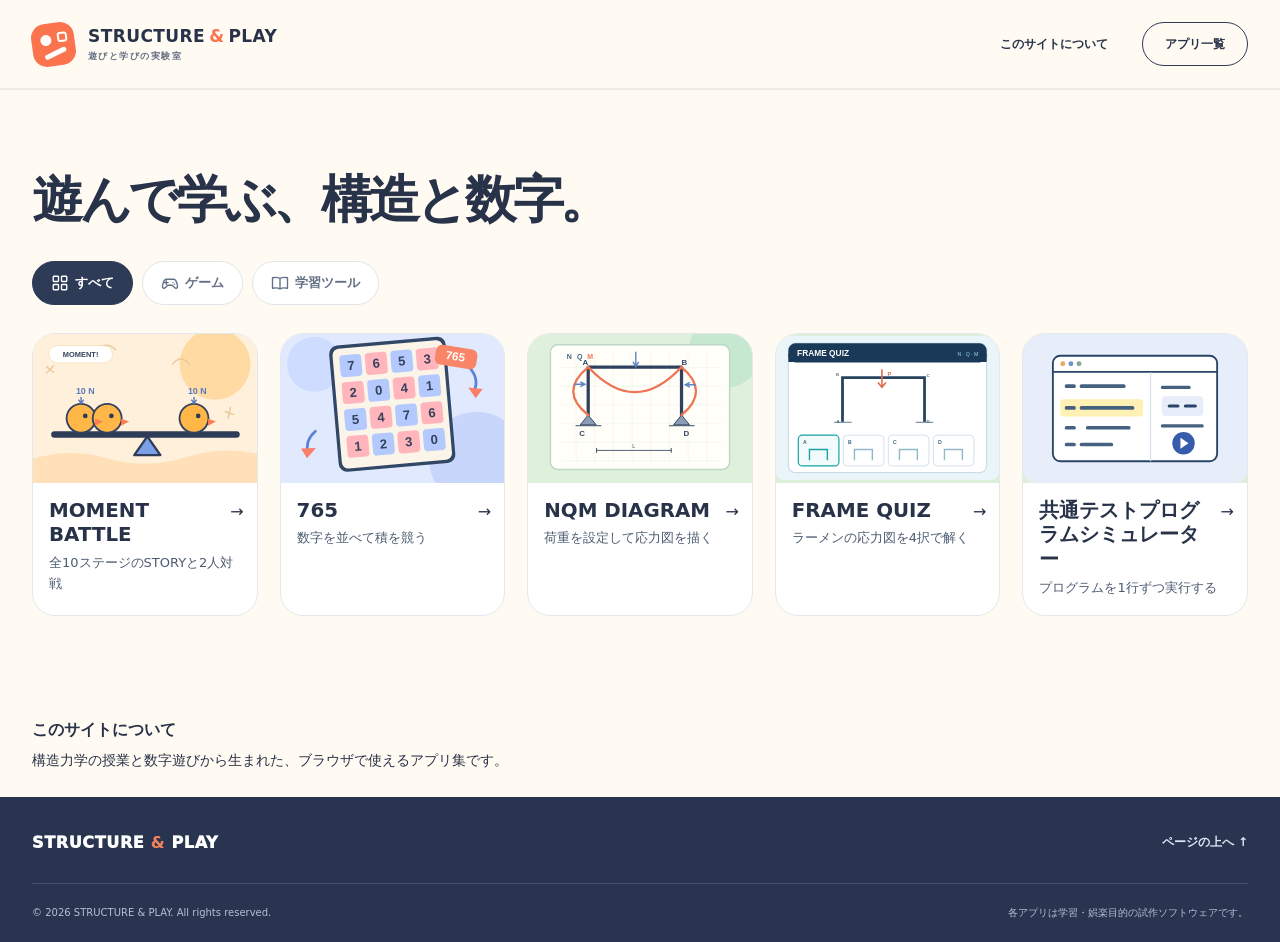
<file: index.html>
<!doctype html>
<html lang="ja">
<head>
  <!-- Google Analytics 4 -->
  <script async src="https://www.googletagmanager.com/gtag/js?id=G-XE1NBEVFK6"></script>
  <script>
    window.dataLayer = window.dataLayer || [];
    function gtag(){dataLayer.push(arguments);}
    gtag('js', new Date());
    gtag('config', 'G-XE1NBEVFK6');
  </script>
  <meta charset="utf-8">
  <meta name="viewport" content="width=device-width, initial-scale=1">
  <meta name="theme-color" content="#fffaf2">
  <meta name="description" content="無料で遊べる構造力学ゲーム「MOMENT BATTLE」、数字戦略ゲーム「765」、NQM図作成ツール、ラーメン応力図4択クイズ、プログラム実行シミュレーターを公開。スマホ・PCで使える学習用Webアプリ集。">
  <meta property="og:type" content="website">
  <meta property="og:title" content="構造力学ゲームと学習ツール | STRUCTURE & PLAY">
  <meta property="og:description" content="無料で遊べる構造力学ゲーム、数字戦略ゲーム765、NQM図作成ツール、ラーメン応力図4択クイズ、プログラム実行シミュレーター。">
  <title>構造力学ゲーム・NQM図作成・数字ゲーム765 | STRUCTURE & PLAY</title>
  <link rel="icon" href="assets/favicon.svg" type="image/svg+xml">
  <link rel="stylesheet" href="assets/style.css">
  <script defer src="assets/site.js"></script>
  <link rel="canonical" href="https://fujiharayoshiyasu.github.io/structure-play/">
  <style>
    .apps-section { padding-block: clamp(32px, 6vw, 76px); background: #fffaf2; }
    .section-header { margin-top: 0; }
    .section-header h1 { font-size: clamp(29px, 4vw, 52px); line-height: 1.3; margin: 0; }
    .filter-button { display: inline-flex; align-items: center; gap: 6px; min-height: 44px; }
    .app-grid { grid-template-columns: repeat(4, minmax(0, 1fr)); }
    .app-tile { height: 100%; display: flex; flex-direction: column; color: inherit; }
    .app-card:focus-within { outline: 3px solid #365cab; outline-offset: 3px; }
    .card-media { height: auto; aspect-ratio: 3 / 2; }
    .card-media img { object-fit: contain; }
    .card-content { padding: 16px; position: relative; }
    .card-content h2 { font-size: clamp(15px, 1.55vw, 23px); line-height: 1.25; margin: 0 22px 5px 0; }
    .card-content p { font-size: 13px; line-height: 1.6; margin: 0; color: #4c5c72; }
    .tile-arrow { position: absolute; right: 13px; top: 15px; }
    .about-summary { padding-block: 24px; }
    .about-summary h2 { font-size: 16px; margin: 0 0 6px; }
    .about-summary p { margin: 0; font-size: 14px; }
    .visually-hidden { position: absolute; width: 1px; height: 1px; padding: 0; overflow: hidden; clip-path: inset(50%); white-space: nowrap; }
    @media (min-width: 1200px) { .app-grid { grid-template-columns: repeat(5, minmax(0, 1fr)); } }
    @media (min-width: 801px) and (max-width: 1199px) { .app-grid { grid-template-columns: repeat(3, minmax(0, 1fr)); } }
    @media (max-width: 800px) {
      .app-grid { grid-template-columns: repeat(2, minmax(0, 1fr)); gap: 12px; }
      .card-content { padding: 12px; }
      .tile-arrow { top: 10px; right: 10px; }
    }
  </style>
</head>
<body>
  <a class="skip-link" href="#apps">アプリ一覧へ移動</a>
  <header class="site-header">
    <div class="shell header-inner">
      <a href="./index.html" class="brand" aria-label="STRUCTURE AND PLAY トップページ">
        <span class="brand-mark" aria-hidden="true"><span class="mark-dot"></span><span class="mark-line"></span><span class="mark-bubble"></span></span>
        <span class="brand-word">STRUCTURE<span class="brand-amp">&</span>PLAY<span class="brand-sub">遊びと学びの実験室</span></span>
      </a>
      <nav class="top-nav" aria-label="メインメニュー">
        <a href="#about">このサイトについて</a>
        <a class="nav-pill" href="#apps">アプリ一覧</a>
      </nav>
    </div>
  </header>

  <main>
    <section class="apps-section" id="apps" aria-labelledby="hero-title">
      <div class="shell">
        <div class="section-header"><h1 id="hero-title">遊んで学ぶ、構造と数字。</h1></div>
        <div class="filter-row" role="group" aria-label="アプリの種類で絞り込み">
          <button type="button" class="filter-button is-active" data-filter="all" aria-pressed="true"><svg width="18" height="18" viewBox="0 0 24 24" fill="none" stroke="currentColor" stroke-width="1.8" stroke-linecap="round" stroke-linejoin="round" aria-hidden="true"><rect x="3" y="3" width="7" height="7" rx="1"/><rect x="14" y="3" width="7" height="7" rx="1"/><rect x="3" y="14" width="7" height="7" rx="1"/><rect x="14" y="14" width="7" height="7" rx="1"/></svg>すべて</button>
          <button type="button" class="filter-button" data-filter="game" aria-pressed="false"><svg width="18" height="18" viewBox="0 0 24 24" fill="none" stroke="currentColor" stroke-width="1.8" stroke-linecap="round" stroke-linejoin="round" aria-hidden="true"><path d="M7 7h10c3 0 4 3 5 9 .4 3-2 4-4 2l-3-3H9l-3 3c-2 2-4.4 1-4-2 1-6 2-9 5-9Z"/><path d="M7 9v5m-2.5-2.5h5m6.5 0h.1m2 2h.1"/></svg>ゲーム</button>
          <button type="button" class="filter-button" data-filter="study" aria-pressed="false"><svg width="18" height="18" viewBox="0 0 24 24" fill="none" stroke="currentColor" stroke-width="1.8" stroke-linecap="round" stroke-linejoin="round" aria-hidden="true"><path d="M12 6C9 4 6 4 2 5v14c4-1 7-1 10 1 3-2 6-2 10-1V5c-4-1-7-1-10 1Zm0 0v14"/></svg>学習ツール</button>
        </div>
        <div class="app-grid" id="app-grid">
          <article class="app-card" data-category="game" data-app="moment-battle">
            <a class="app-tile" href="apps/moment-battle/index.html">
              <div class="card-media media-moment"><img src="assets/moment.svg" alt=""></div>
              <div class="card-content">
                <h2>MOMENT BATTLE</h2>
                <p>全10ステージのSTORYと2人対戦</p>
                <span class="tile-arrow" aria-hidden="true">→</span>
                <span class="status-tag visually-hidden" data-status="moment-battle">公開中</span>
              </div>
            </a>
          </article>
          <article class="app-card" data-category="game" data-app="765">
            <a class="app-tile" href="apps/765/index.html">
              <div class="card-media media-seven"><img src="assets/765.svg" alt=""></div>
              <div class="card-content">
                <h2>765</h2>
                <p>数字を並べて積を競う</p>
                <span class="tile-arrow" aria-hidden="true">→</span>
                <span class="status-tag visually-hidden" data-status="765">公開中</span>
              </div>
            </a>
          </article>
          <article class="app-card" data-category="study" data-app="nqm">
            <a class="app-tile" href="apps/nqm/index.html">
              <div class="card-media media-nqm"><img src="assets/nqm.svg" alt=""></div>
              <div class="card-content">
                <h2>NQM DIAGRAM</h2>
                <p>荷重を設定して応力図を描く</p>
                <span class="tile-arrow" aria-hidden="true">→</span>
                <span class="status-tag visually-hidden" data-status="nqm">公開中</span>
              </div>
            </a>
          </article>
          <article class="app-card" data-category="study" data-app="frame-quiz">
            <a class="app-tile" href="apps/frame-quiz/index.html">
              <div class="card-media media-nqm"><img src="assets/frame-quiz.svg" alt=""></div>
              <div class="card-content">
                <h2>FRAME QUIZ</h2>
                <p>ラーメンの応力図を4択で解く</p>
                <span class="tile-arrow" aria-hidden="true">→</span>
                <span class="status-tag visually-hidden" data-status="frame-quiz">公開中</span>
              </div>
            </a>
          </article>
          <article class="app-card" data-category="study" data-app="program-simulation">
            <a class="app-tile" href="apps/program-simulation/index.html">
              <div class="card-media media-nqm"><img src="assets/program-simulation.svg" alt=""></div>
              <div class="card-content">
                <h2>共通テストプログラムシミュレーター</h2>
                <p>プログラムを1行ずつ実行する</p>
                <span class="tile-arrow" aria-hidden="true">→</span>
                <span class="status-tag visually-hidden" data-status="program-simulation">公開中</span>
              </div>
            </a>
          </article>
        </div>
        <span id="visible-count" hidden>05</span>
        <p id="app-list-status" class="visually-hidden" aria-live="polite">5つのアプリを表示しています。</p>
      </div>
    </section>
    <section class="shell about-summary" id="about" aria-labelledby="about-heading">
      <h2 id="about-heading">このサイトについて</h2>
      <p>構造力学の授業と数字遊びから生まれた、ブラウザで使えるアプリ集です。</p>
    </section>
  </main>
  <footer class="site-footer"><div class="shell footer-inner"><span class="footer-brand">STRUCTURE <b>&</b> PLAY</span><a href="#hero-title">ページの上へ ↑</a></div><div class="shell footer-bottom"><small>© <span id="copyright-year">2026</span> STRUCTURE & PLAY. All rights reserved.</small><small>各アプリは学習・娯楽目的の試作ソフトウェアです。</small></div></footer>
</body>
</html>
</file>
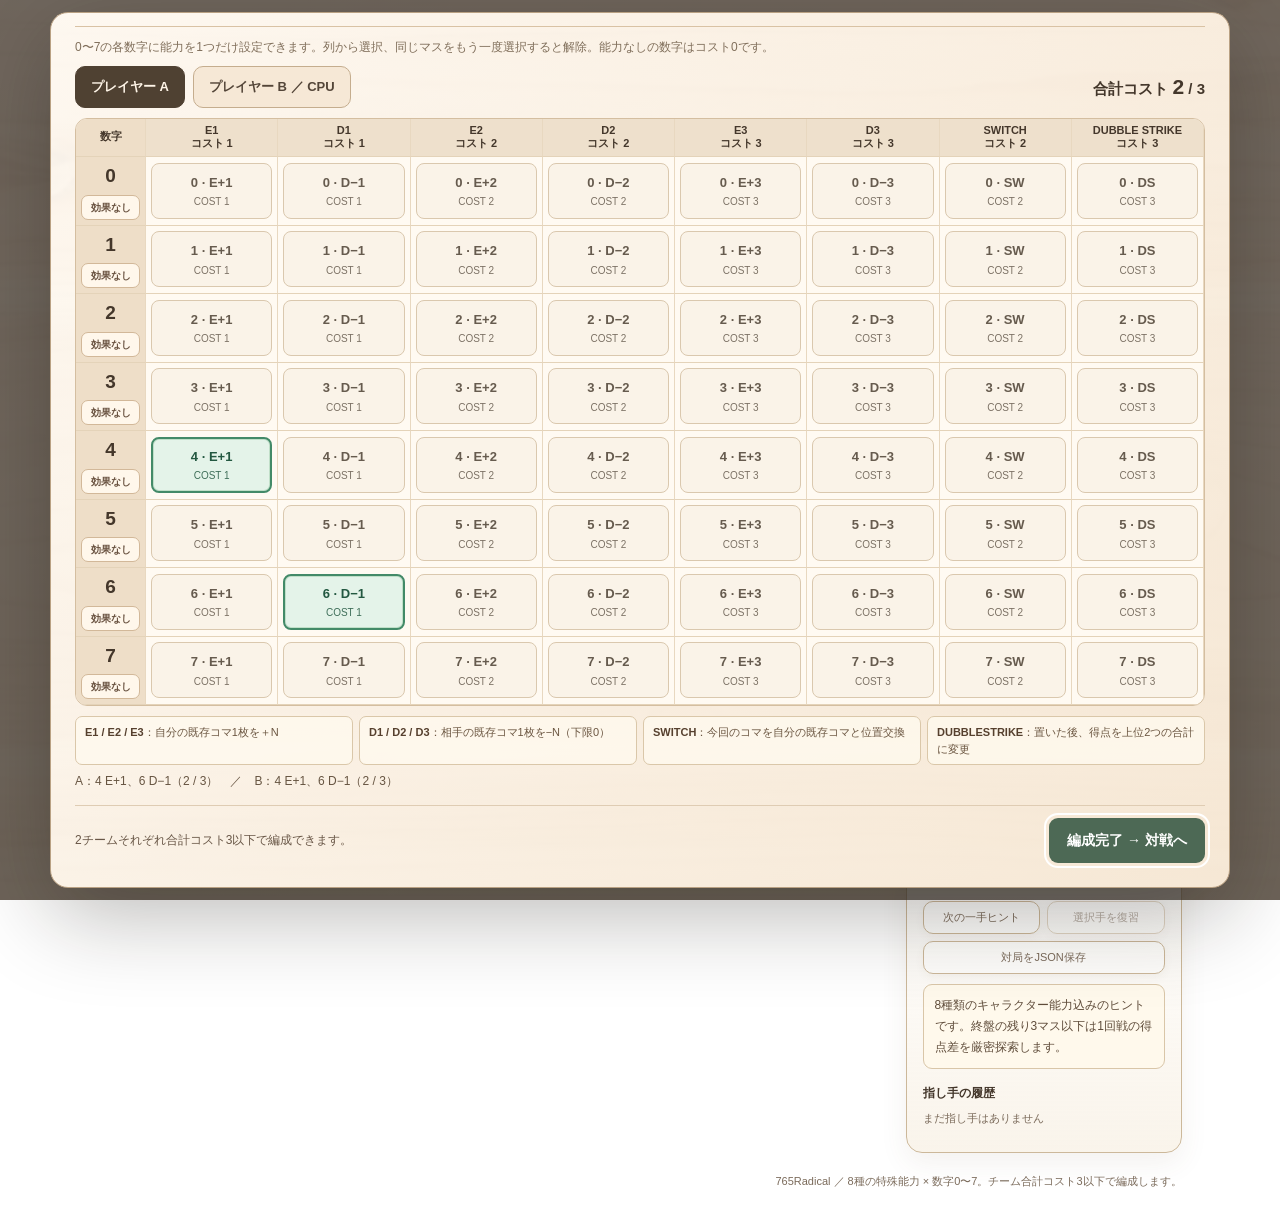
<file: 765Radical/index.html>
<!doctype html>
<html lang="ja">
<head>
<meta charset="utf-8">
<meta name="viewport" content="width=device-width, initial-scale=1">
<meta name="theme-color" content="#ede4d4">
<title>765Radical | 8×8数字・能力編成</title>
<style>
:root{color-scheme:light;--bg:#ede4d4;--surface:#f6efe3;--surface2:#efe3cf;--line:#ccb89a;--ink:#43362a;--muted:#7b6b5b;--red:#be5a57;--blue:#5b81bc;--wood1:#fbf5ea;--wood2:#ecdec7;--wood3:#dcc8aa;--wood-img:url("[data-uri]");--cell:clamp(29px,7.4vw,65px);--cell-gap:clamp(4px,.8vw,9px)}
*{box-sizing:border-box}
body{margin:0;min-height:100vh;background:linear-gradient(rgba(246,239,227,.88),rgba(237,228,212,.9)),var(--wood-img);background-size:cover;background-attachment:fixed;background-position:center;color:var(--ink);font-family:Inter,-apple-system,BlinkMacSystemFont,"Hiragino Kaku Gothic ProN","Yu Gothic",Meiryo,sans-serif;line-height:1.5}
button{font:inherit;cursor:pointer}
button:focus-visible{outline:2px solid #fff;outline-offset:3px}
.app{max-width:1160px;margin:0 auto;padding:28px clamp(12px,3vw,40px) 30px}
.top{display:flex;gap:22px;align-items:center;justify-content:space-between;border-bottom:1px solid var(--line);padding-bottom:20px}
.brand{display:flex;align-items:baseline;gap:16px;min-width:0}
h1{font-size:clamp(34px,4vw,52px);letter-spacing:-.085em;font-weight:720;margin:0;line-height:1}
.tagline{font-size:12px;color:var(--muted);letter-spacing:.07em;white-space:nowrap}
.round-tag{border:1px solid var(--line);border-radius:999px;padding:6px 13px;color:var(--ink);font-size:12px;letter-spacing:.07em;white-space:nowrap;background:rgba(255,255,255,.45);box-shadow:0 3px 10px rgba(91,72,48,.06)}
.actions{display:flex;justify-content:flex-end;align-items:center;gap:10px;flex-wrap:wrap;padding-top:16px}
.ghost{border:1px solid var(--line);background:rgba(255,255,255,.42);color:var(--muted);border-radius:10px;padding:8px 12px;font-size:12px;box-shadow:0 3px 10px rgba(91,72,48,.05)}
.ghost:hover{color:var(--ink);border-color:#9b8768;background:rgba(255,255,255,.6)}
.layout{display:grid;grid-template-columns:minmax(0,1fr) 276px;gap:32px;margin-top:14px;align-items:start}
.stage{min-width:0}
.turn-title{display:flex;flex-wrap:wrap;align-items:baseline;gap:12px;padding:13px 0 12px}
.turn-title strong{font-size:17px;font-weight:650}
.turn-title small{font-size:12px;color:var(--muted)}
.color-red{color:var(--red)}.color-blue{color:var(--blue)}
.arena{display:flex;justify-content:center;align-items:center;min-height:calc(var(--cell)*6 + var(--cell-gap)*5 + 18px);padding:10px 0 18px;overflow-x:auto}
.board{display:grid;grid-template-columns:repeat(8,var(--cell));grid-template-rows:repeat(6,var(--cell));gap:var(--cell-gap);width:max-content;flex:none;user-select:none;padding:12px;border-radius:18px;background-image:linear-gradient(rgba(255,247,236,.76),rgba(244,233,214,.70)),var(--wood-img);background-size:cover;background-position:center;box-shadow:inset 0 1px 0 rgba(255,255,255,.7),0 10px 24px rgba(117,91,58,.12);border:1px solid #dbc6a6}
.cell{width:var(--cell);height:var(--cell);border-radius:8px;display:flex;align-items:center;justify-content:center;min-width:0}
.input-cell{background:linear-gradient(180deg,rgba(253,248,240,.92) 0%,rgba(233,219,195,.92) 100%);border:1px solid #ccb695;color:var(--ink);font-size:clamp(17px,3vw,28px);font-weight:650;transition:border-color .14s,background .14s,transform .14s;box-shadow:inset 0 1px 0 rgba(255,255,255,.7), inset 0 -2px 4px rgba(129,101,66,.08)}
.input-cell.empty{color:#9f907d}
.input-cell.empty.interactive:hover{border-color:#af8e65;background:linear-gradient(180deg,#fffaf1,#eadbc2);transform:translateY(-1px)}
.input-cell.locked{cursor:default}
.input-cell.occupied-red{background:linear-gradient(180deg,rgba(249,232,230,.95),rgba(238,204,200,.95));border-color:#d7a39c}
.input-cell.occupied-blue{background:linear-gradient(180deg,rgba(234,241,252,.96),rgba(205,220,243,.96));border-color:#a9bedc}
.piece{display:flex;align-items:center;justify-content:center;width:80%;height:80%;border-radius:8px;background:linear-gradient(180deg,#fffef9 0%,#f5ebdc 50%,#e6d5bb 100%);box-shadow:4px 4px 0 rgba(132,104,69,.22),0 2px 6px rgba(101,75,43,.12), inset 0 1px 0 rgba(255,255,255,.96), inset 0 -1px 3px rgba(131,104,71,.14);font-weight:800;letter-spacing:-.03em;border:2px solid #d9c2a1;transform:translate(-2px,-2px)}
.input-cell .piece-red{color:var(--red);border-color:#d6aea9}
.input-cell .piece-blue{color:var(--blue);border-color:#adc0df}
.out-cell{flex-direction:column;gap:0;border:1px solid transparent;text-align:center}
.out-cell.red{background:linear-gradient(180deg,#faefee,#ead0cd);border-color:#d5a5a0;color:#934947;box-shadow:inset 0 1px 0 rgba(255,255,255,.6)}
.out-cell.blue{background:linear-gradient(180deg,#eef4fc,#d6e0f0);border-color:#a8bddc;color:#476897;box-shadow:inset 0 1px 0 rgba(255,255,255,.6)}
.out-cell .out-label{font-size:clamp(9px,1.1vw,11px);line-height:1.3;font-weight:500;opacity:.85}
.out-cell .out-val{font-size:clamp(11px,1.85vw,19px);font-variant-numeric:tabular-nums;font-weight:740;letter-spacing:-.035em;line-height:1.2}
.out-cell .out-val.long{font-size:clamp(10px,1.5vw,16px)}
.legend{font-size:12px;color:var(--muted);display:flex;flex-wrap:wrap;justify-content:center;gap:9px 19px;margin:0 0 16px}
.legend .dot{display:inline-block;border-radius:50%;width:7px;height:7px;margin-right:6px;vertical-align:1px}
.legend .dot.red{background:var(--red)}.legend .dot.blue{background:var(--blue)}
.howto{color:var(--muted);font-size:12px;line-height:1.8;border-top:1px solid var(--line);padding-top:15px;max-width:650px;margin:0 auto}
.panel{border:1px solid var(--line);border-radius:16px;background:linear-gradient(180deg,rgba(255,255,255,.68),rgba(249,243,233,.92));padding:16px;margin-bottom:12px;box-shadow:0 10px 28px rgba(106,82,51,.08)}
.panel h2{font-size:14px;margin:0 0 13px;font-weight:650;letter-spacing:.02em}
.player-top{display:flex;align-items:center;justify-content:space-between;gap:8px;margin-bottom:12px}
.player-name{font-weight:650;font-size:14px}
.player-role{color:var(--muted);font-size:11px;white-space:nowrap}
.player-role.red{color:var(--red)}.player-role.blue{color:var(--blue)}
.player-panel{transition:border-color .14s;position:relative}
.player-panel.active.red{border-color:var(--red)}.player-panel.active.blue{border-color:var(--blue)}
.player-panel.inactive{opacity:1}
.chips{display:grid;grid-template-columns:repeat(4,1fr);gap:7px}
.chip{height:43px;min-width:0;background:radial-gradient(circle at 30% 28%,#fffefc 0%,#f1e4d0 50%,#e2cfb4 100%);border:1px solid #ccb391;border-radius:999px;color:var(--ink);font-size:18px;font-weight:750;font-variant-numeric:tabular-nums;box-shadow:0 3px 6px rgba(101,75,43,.12), inset 0 1px 0 rgba(255,255,255,.92)}
.chip:not(:disabled):hover{border-color:#b49670;transform:translateY(-1px)}
.player-panel.red .chip.selected{background:radial-gradient(circle at 30% 28%,#fff6f6 0%,#f2d6d3 45%,#e0b5af 100%);border-color:var(--red);color:var(--red)}
.player-panel.blue .chip.selected{background:radial-gradient(circle at 30% 28%,#f6f9fe 0%,#dce6f4 45%,#bfd1eb 100%);border-color:var(--blue);color:var(--blue)}
.chip:disabled{opacity:1;cursor:default}
.chip.used{text-decoration:line-through;opacity:.58}
.stats{display:grid;grid-template-columns:1fr 1fr;gap:8px}
.stat{background:linear-gradient(180deg,#fffaf2,#f0e3ce);padding:11px 10px;border-radius:10px;border:1px solid #dcc9ac}
.stat .name{font-size:11px;color:var(--muted)}
.stat .value{font-size:23px;font-weight:700;font-variant-numeric:tabular-nums;line-height:1.5}
.stats-total{margin-top:10px;border-top:1px solid var(--line);padding-top:12px;display:flex;align-items:center;justify-content:space-between}
.stats-total .desc{font-size:12px;color:var(--muted)}
.stats-total .total{font-size:18px;font-weight:740;letter-spacing:-.02em}
.log{font-size:12px;color:var(--muted);margin-top:11px;line-height:1.75}
.notice{font-size:12px;color:var(--ink);line-height:1.8;padding:3px 1px 9px;min-height:36px}
.primary{background:linear-gradient(180deg,#fffdf7,#f2e5cf);border:1px solid #d0b792;color:var(--ink);padding:11px 17px;border-radius:11px;font-weight:700;width:100%;display:none;box-shadow:0 4px 10px rgba(91,72,48,.08)}
.primary:hover{background:linear-gradient(180deg,#fffefb,#f6ead5)}
.rule-note{font-size:11px;color:var(--muted);margin-top:8px;text-align:right}
@media(max-width:950px){.layout{grid-template-columns:1fr;gap:2px}.aside{display:grid;grid-template-columns:repeat(2,minmax(0,1fr));gap:10px}.aside .panel{margin-bottom:0}.aside .span-all{grid-column:1/-1}.arena{padding-top:10px}.stage{margin-bottom:12px}}
@media(max-width:540px){.app{padding:20px 11px 24px}.top{gap:12px;padding-bottom:14px}.tagline{font-size:10px;white-space:normal}.brand{gap:9px}.round-tag{font-size:11px;padding:5px 9px}.actions{padding-top:10px}.layout{margin-top:8px}.turn-title strong{font-size:14px}.turn-title small{font-size:11px}.aside{display:grid;grid-template-columns:1fr 1fr;gap:8px}.panel{padding:10px;border-radius:10px}.player-name{font-size:12px}.player-role{font-size:10px}.player-top{display:block;margin-bottom:8px}.chips{gap:4px}.chip{height:35px;font-size:15px}.aside .score-panel{grid-column:1/-1}.panel h2{margin-bottom:8px}.howto{font-size:11px}.legend{font-size:11px;gap:6px 10px}.stat .value{font-size:19px}}

/* 765 Ver.3: 10方向矢印・木目盤・10段階CPU */
.board{position:relative}
.board-overlay{position:absolute;inset:0;z-index:1;pointer-events:none;overflow:visible}
.board-arrows{width:100%;height:100%;overflow:visible;display:block}
.board > *:not(.board-overlay){position:relative;z-index:2}
.input-cell{background:linear-gradient(180deg,rgba(253,248,240,.92) 0%,rgba(233,219,195,.92) 100%)}
.input-cell span{position:relative;z-index:3;text-shadow:0 1px 0 rgba(255,255,255,.85)}
.input-cell.empty.interactive:hover{background:linear-gradient(180deg,#fffaf1,#eadbc2)}
.input-cell.occupied-red{background:linear-gradient(180deg,#f9e8e6,#eeccc8)}
.input-cell.occupied-blue{background:linear-gradient(180deg,#eaf1fc,#cddcf3)}
.game-settings{display:flex;gap:10px;align-items:center;flex-wrap:wrap;margin-right:auto}
.setting-label{color:var(--muted);font-size:12px;display:inline-flex;align-items:center;gap:7px}
.setting-select{appearance:auto;background:rgba(255,255,255,.55);color:var(--ink);border:1px solid var(--line);border-radius:9px;font-size:12px;padding:8px;min-height:35px;box-shadow:0 3px 8px rgba(91,72,48,.05)}
.setting-select:focus-visible{outline:2px solid #eef2ff;outline-offset:2px}
@media(max-width:540px){.actions{gap:6px}.game-settings{gap:7px}.setting-label{font-size:11px;gap:4px}.setting-select{font-size:11px;padding:6px 4px}}
/* Ver.3 CPU level indicator */
.level-description{font-size:11px;color:#725f48;background:rgba(255,251,242,.6);border:1px solid #d7c1a4;border-radius:7px;padding:6px 9px;line-height:1.3}
@media(max-width:540px){.level-description{width:100%;margin-top:2px}}

/* Radical: experimental hint and replay tools; Classic remains unchanged. */
.radical-name{font-size:11px;letter-spacing:.17em;font-weight:750;margin-left:12px;color:#a46b46;vertical-align:middle}
.radical-panel h2{display:flex;align-items:center;gap:9px}
.radical-panel h2 small{color:#94795c;font-size:10px;font-weight:500}
.radical-panel h3{font-size:12px;margin:15px 0 8px}
.radical-actions{display:grid;grid-template-columns:1fr 1fr;gap:7px}
.radical-actions button{padding:8px 5px;white-space:normal;font-size:11px;line-height:1.35}
.radical-actions button:last-child{grid-column:1/-1}
.radical-actions button:disabled{opacity:.55;cursor:default}
.radical-result{margin-top:10px;border:1px solid #d9c6a8;background:#fff9ec;border-radius:9px;padding:10px 11px;font-size:12px;line-height:1.75;white-space:pre-line;color:#604d3b}
.radical-history{display:flex;max-height:186px;overflow-y:auto;gap:5px;align-content:start;flex-wrap:wrap}
.radical-history button{border-radius:6px;border:1px solid #d7c2a4;background:#f6eddd;color:#493b30;padding:5px 8px;font-size:11px;line-height:1.5}
.radical-history button.selected{background:#f4d5a0;border-color:#b17e36}
.radical-history button:focus-visible{outline:2px solid #735d38}
.radical-history .empty-history{font-size:11px;color:var(--muted)}
.radical-review{margin-top:10px;font-size:11px;color:var(--muted)}
.radical-preview{display:grid;grid-template-columns:repeat(4,35px);gap:3px;margin:9px 0}
.radical-preview span{display:grid;place-items:center;width:35px;height:35px;background:#f1e5d1;border:1px solid #dbc9ac;border-radius:5px;font-weight:700}
.radical-preview span.red{background:#f1d4d0;color:#9b3e3b}
.radical-preview span.blue{background:#d4e2f7;color:#3a6095}
/* Encallege-N / Discourage-N: single-target activation */
.ability-settings{margin:9px 0 6px;padding:11px 14px;background:rgba(255,250,238,.79);border:1px solid var(--line);border-radius:13px;box-shadow:0 5px 14px rgba(107,81,48,.06)}
.ability-settings summary{font-size:13px;font-weight:750;cursor:pointer;display:flex;justify-content:space-between;flex-wrap:wrap;gap:7px;align-items:center}
.ability-summary{font-size:11px;font-weight:500;color:#876642}
.ability-help{font-size:11px;color:var(--muted);line-height:1.8;margin:9px 0 0}
.ability-config{display:grid;grid-template-columns:repeat(4,minmax(0,1fr));gap:8px;margin-top:12px}
.ability-config label{display:flex;gap:5px;align-items:center;justify-content:center;padding:7px 5px;border-radius:9px;background:#f7eada;border:1px solid #e3cdb0;font-size:12px;font-weight:700}
.ability-config select{width:84%;min-width:0;border-radius:6px;border:1px solid #cbb697;padding:6px 2px;color:var(--ink);background:#fffdf8;font-size:12px}
.ability-flag{position:absolute;right:1px;top:1px;font-size:clamp(7px,1vw,10px);line-height:1.1;font-weight:850;padding:2px 3px;color:#865214;background:rgba(255,239,195,.94);border-radius:4px;border:1px solid #d7b57e;z-index:4}
.chip{position:relative}.chip .chip-number{position:relative;z-index:1}
.chip .ability-flag{font-size:9px;top:2px;right:2px}
.input-cell{overflow:visible}
.input-cell .piece{position:relative;overflow:visible}
.piece-number{font-size:inherit;font-weight:800;line-height:1}
.piece-base{position:absolute;top:0;left:4px;font-size:clamp(7px,1vw,10px);font-weight:700;opacity:.72}
.piece .ability-flag{right:-5px;top:-6px}
.piece-bonus{position:absolute;bottom:1px;right:2px;font-size:clamp(7px,1vw,10px);font-weight:800;color:#6f593c}
.radical-preview span{position:relative}
.radical-preview span small{position:absolute;bottom:1px;right:2px;font-size:9px}
.input-cell.hint-cell{outline:3px solid #c18d33;outline-offset:2px}
.input-cell.target-eligible{outline:3px solid #399e62;outline-offset:2px;cursor:pointer;box-shadow:0 0 0 5px rgba(57,158,98,.16),inset 0 1px 2px rgba(255,255,255,.6)}
.input-cell.target-eligible:hover{transform:translateY(-2px);border-color:#278350}
.input-cell.target-pending{outline:3px dashed #ba8d40;outline-offset:2px}
.target-notice{padding:10px 14px;margin:8px 0 0;border:2px solid #4b9876;border-radius:10px;background:#edf7ed;color:#255f42;font-size:13px;font-weight:700;display:none}
.ability-flag.negative{color:#623c92;background:#ede1fb;border-color:#b79dd3}
.piece-bonus.negative{color:#8053a9}
@media(max-width:540px){.ability-config{grid-template-columns:repeat(4,minmax(0,1fr));gap:4px}.ability-config label{padding:5px 2px;gap:2px}.ability-config select{font-size:10px;padding:5px 0}.ability-settings{padding:8px}}


/* Radical v4: character selection screen / 8×8 roster */
.roster-open{overflow:hidden}
.team-backdrop{position:fixed;inset:0;z-index:100;background:rgba(39,31,24,.64);display:none;align-items:center;justify-content:center;padding:12px}
.team-backdrop.open{display:flex}
.team-sheet{max-width:1180px;width:100%;max-height:calc(100dvh - 24px);overflow:auto;box-shadow:0 25px 90px rgba(24,21,14,.30);border:1px solid #b9a183;border-radius:18px;background:linear-gradient(125deg,rgba(255,251,244,.96),rgba(247,234,216,.97)),var(--wood-img);background-size:cover;color:#44372b;padding:clamp(12px,2.3vw,24px)}
.team-sheet header{border-bottom:1px solid #d9c2a4;padding-bottom:10px;margin-bottom:11px;display:flex;justify-content:space-between;gap:12px;align-items:center}
.team-sheet h2{font-size:clamp(22px,3vw,30px);letter-spacing:-.04em;margin:0}.team-subtitle{color:#806f5b;font-size:12px;margin:5px 0 10px}
.team-tabs{display:flex;gap:8px;align-items:center;flex-wrap:wrap;margin:10px 0}
.team-tab{border:1px solid #c5ad8e;border-radius:10px;background:#f6e8d6;color:#534538;font-size:13px;font-weight:700;padding:10px 15px}
.team-tab[aria-selected="true"]{background:#4f4132;color:#fff5e8;border-color:#4f4132}
.team-cost{margin-left:auto;font-size:15px;font-weight:750;white-space:nowrap}.team-cost span{font-size:21px}.team-cost.invalid{color:#ab3434}
.team-matrix-scroll{overflow-x:auto;border:1px solid #d4bea0;border-radius:12px;background:#fffaf2}
.team-matrix{border-collapse:separate;border-spacing:0;width:100%;min-width:740px;table-layout:fixed}
.team-matrix th,.team-matrix td{border-bottom:1px solid #e4d3b9;border-right:1px solid #e8d8c0;padding:5px;text-align:center}
.team-matrix thead th{background:#eee0cc;position:sticky;top:0;z-index:2;font-size:11px;line-height:1.25}
.team-matrix th:first-child{position:sticky;left:0;z-index:3;width:70px;background:#eedec8}
.team-matrix tbody th{background:#f3e5d2;font-size:19px}
.team-matrix thead th:nth-child(n+2){min-width:78px}
.team-cell{display:flex;flex-direction:column;justify-content:center;align-items:center;gap:2px;width:100%;min-height:56px;border-radius:8px;background:#faf3e8;border:1px solid #dac8ae;color:#665b4e;cursor:pointer;transition:background .1s,border-color .1s}
.team-cell:hover{background:#fff;border-color:#af8f69}.team-cell.chosen{border:2px solid #438a68;background:#e4f3e9;color:#235841;box-shadow:inset 0 0 0 1px #c0dfc8}
.team-cell .token{font-weight:800;font-size:13px}.team-cell .token-cost{font-size:10px;opacity:.85}
.team-cell:focus-visible{outline:3px solid #557fb4;outline-offset:2px}
.team-clear{border:1px solid #d2b899;background:#fff7eb;border-radius:7px;padding:4px 8px;color:#6a5341;font-size:10px;margin-top:4px;display:block;width:100%}
.effect-guide{display:grid;grid-template-columns:repeat(4,minmax(0,1fr));gap:6px;margin:10px 0 4px}
.effect-guide span{border:1px solid #dac7a9;background:rgba(255,250,239,.79);font-size:11px;border-radius:7px;padding:7px 9px;color:#6b5641}
.effect-guide b{color:#56402e}
@media(max-width:650px){.effect-guide{grid-template-columns:repeat(2,minmax(0,1fr))}}
.team-footer{border-top:1px solid #dfccb3;margin-top:12px;padding-top:12px;display:flex;align-items:center;justify-content:space-between;gap:12px;flex-wrap:wrap}
.team-message{color:#695747;font-size:12px;flex:1;min-width:210px;line-height:1.7}
.team-done{border:0;background:#4d6955;color:white;font-weight:700;border-radius:9px;font-size:14px;padding:12px 18px}
.team-done:disabled{background:#aaada6;cursor:not-allowed}
.team-roster-summary{font-size:12px;line-height:1.8;color:#675542;margin-top:6px}
.roster-button{background:#f6ead6;border-color:#bfa37d;color:#5f4b35}
.ability-flag.switch{background:#f7edd0;color:#8a541c;border-color:#dcb777}
.ability-flag.double{background:#e4e5fb;color:#5547a0;border-color:#a9a6df}
@media(max-width:600px){.team-backdrop{padding:4px}.team-sheet{max-height:calc(100dvh - 8px);padding:11px;border-radius:10px}.team-tabs{gap:6px}.team-tab{font-size:12px;padding:8px 9px}.team-cost{margin-left:0;width:100%;font-size:13px}.team-matrix{min-width:730px}}

/* Chick visual concept section */
.chick-intro{margin:12px 0 14px;padding:12px 14px;border:1px solid #d7c3a8;border-radius:14px;background:rgba(255,251,243,.76);box-shadow:0 6px 14px rgba(105,77,47,.06)}
.chick-intro h3{margin:0 0 6px;font-size:17px;letter-spacing:-.03em}
.chick-intro p{margin:4px 0;font-size:12px;color:#6b5b4c;line-height:1.7}
.chick-badges{display:flex;flex-wrap:wrap;gap:7px;margin-top:8px}
.chick-badges span{display:inline-flex;align-items:center;padding:6px 10px;border-radius:999px;font-size:11px;font-weight:700;background:#f8ead3;border:1px solid #d8c09f;color:#6b533a}
.chick-concept{margin-top:10px;display:grid;grid-template-columns:1.2fr .8fr;gap:12px;align-items:start}
.chick-concept img{width:100%;height:auto;border-radius:12px;border:1px solid #d7c4a8;display:block;box-shadow:0 10px 24px rgba(89,66,37,.10)}
.chick-notes{padding:11px 12px;border-radius:12px;background:#fffaf1;border:1px solid #e3d0b4}
.chick-notes ul{margin:6px 0 0 18px;padding:0;color:#6a594b;font-size:12px;line-height:1.75}
.chick-note-title{font-size:13px;font-weight:800;color:#4f4032}
.ability-demo{margin-top:10px;display:flex;align-items:center;gap:9px;flex-wrap:wrap}
.ability-chip{display:inline-flex;align-items:center;gap:6px;padding:7px 10px;border-radius:999px;background:#fff4e2;border:1px solid #d9c09a;font-size:11px;font-weight:700;color:#674f38}
.sparkle{display:inline-block;animation:twinkle 1.2s ease-in-out infinite}
.wobble{display:inline-block;animation:wobble 1s ease-in-out infinite}
.swapspin{display:inline-block;animation:swapspin 1.8s ease-in-out infinite}
@keyframes twinkle{0%,100%{transform:scale(1);filter:drop-shadow(0 0 0 rgba(255,209,51,0))}50%{transform:scale(1.18);filter:drop-shadow(0 0 6px rgba(255,209,51,.65))}}
@keyframes wobble{0%,100%{transform:rotate(0deg)}25%{transform:rotate(-10deg)}75%{transform:rotate(10deg)}}
@keyframes swapspin{0%,100%{transform:translateX(0) rotate(0)}25%{transform:translateX(-2px) rotate(-12deg)}50%{transform:translateX(2px) rotate(12deg)}75%{transform:translateX(-2px) rotate(-8deg)}}
@media(max-width:860px){.chick-concept{grid-template-columns:1fr}}


/* Chick pieces and lightweight animations */
.piece.chick-piece,.chip .chick-piece{display:block;width:100%;height:100%;background:transparent;border:0;box-shadow:none;transform:none}
.input-cell .piece.chick-piece{width:92%;height:92%;margin:auto}
.chick-piece{position:relative;overflow:visible;--scale:.9;--body:#ffe279;--belly:#fff4c9;--line:#b88732;--accent:#be5a57}
.chick-piece.blue{--accent:#5b81bc}.chick-piece.red{--accent:#be5a57}
.chick-wrap{position:absolute;inset:0}
.chick-body{position:absolute;left:50%;bottom:8px;width:34px;height:27px;transform:translateX(-50%) scale(var(--scale));transform-origin:center bottom;background:linear-gradient(180deg,#ffec89 0%,#ffd557 70%,#efbe39 100%);border:1.5px solid #bf8f2e;border-radius:55% 55% 48% 48%/60% 60% 40% 40%;box-shadow:0 2px 0 rgba(113,82,24,.18), inset 0 3px 6px rgba(255,255,255,.35)}
.chick-head{position:absolute;left:50%;top:-10px;width:19px;height:18px;transform:translateX(-48%);background:linear-gradient(180deg,#ffed90 0%,#ffd966 100%);border:1.5px solid #bf8f2e;border-radius:50%;box-shadow:inset 0 2px 4px rgba(255,255,255,.35)}
.chick-eye{position:absolute;top:6px;width:2.8px;height:4px;background:#543d22;border-radius:50%}
.chick-eye.left{left:5px}.chick-eye.right{right:5px}
.chick-beak{position:absolute;left:50%;top:10px;width:8px;height:6px;transform:translateX(-50%);background:#ee9a36;clip-path:polygon(50% 100%,0 0,100% 0)}
.chick-wing{position:absolute;left:2px;top:9px;width:10px;height:8px;border-radius:50% 40% 50% 50%;background:rgba(244,192,56,.88);transform:rotate(-18deg)}
.chick-tail{position:absolute;right:-2px;top:10px;width:7px;height:7px;border-radius:35% 65% 50% 50%;background:#f0c13f;transform:rotate(22deg)}
.chick-leg{position:absolute;bottom:-5px;width:2px;height:7px;background:#d58b35}.chick-leg.left{left:12px}.chick-leg.right{right:12px}
.chick-belly-number{position:absolute;left:50%;top:52%;transform:translate(-50%,-50%);min-width:18px;height:18px;padding:0 3px;border-radius:999px;background:rgba(255,249,229,.92);border:1px solid rgba(188,144,55,.52);display:flex;align-items:center;justify-content:center;font-size:12px;font-weight:900;color:var(--accent);letter-spacing:-.02em;box-shadow:0 1px 2px rgba(102,77,42,.12)}
.chick-owner{position:absolute;left:-3px;top:-5px;min-width:15px;height:15px;padding:0 4px;border-radius:999px;background:var(--accent);color:white;font-size:9px;font-weight:900;display:flex;align-items:center;justify-content:center;box-shadow:0 1px 3px rgba(0,0,0,.18)}
.chick-glow{position:absolute;inset:auto 8px 4px 8px;height:8px;border-radius:50%;background:radial-gradient(circle,#00000029 0%,#00000000 70%)}
.chick-piece.small .chick-body{bottom:6px}.chip{height:50px}.chip .chick-piece.small .chick-owner{top:-2px;left:-1px}.chip .chick-piece.small .chick-belly-number{font-size:11px;min-width:17px;height:17px}
.chip .chick-piece.small .chick-body{width:30px;height:23px}
.input-cell.latest-move{box-shadow:0 0 0 4px rgba(255,214,102,.22), inset 0 0 0 2px rgba(247,198,64,.6)}
.input-cell.latest-move .chick-body{animation:landBob .65s ease}
@keyframes landBob{0%{transform:translateX(-50%) scale(calc(var(--scale) * .8)) translateY(-18px)}60%{transform:translateX(-50%) scale(calc(var(--scale) * 1.06)) translateY(2px)}100%{transform:translateX(-50%) scale(var(--scale)) translateY(0)}}
.fx-layer{position:fixed;inset:0;pointer-events:none;z-index:9999;overflow:hidden}.fx-walker{position:fixed;width:58px;height:58px;left:0;top:0;filter:drop-shadow(0 10px 10px rgba(0,0,0,.12))}.fx-walker .chick-body{animation:walkBounce .34s ease-in-out infinite}.fx-walker .chick-leg{animation:legKick .34s ease-in-out infinite alternate}.fx-walker .chick-leg.right{animation-delay:.17s}.fx-walker .chick-wing{animation:wingWobble .45s ease-in-out infinite alternate}
@keyframes walkBounce{0%,100%{transform:translateX(-50%) scale(var(--scale)) translateY(0)}50%{transform:translateX(-50%) scale(var(--scale)) translateY(-4px)}}
@keyframes legKick{from{transform:rotate(-8deg)}to{transform:rotate(11deg)}}@keyframes wingWobble{from{transform:rotate(-18deg)}to{transform:rotate(5deg)}}
.effect-encourage,.effect-discourage,.effect-switch,.effect-double{position:relative}.effect-encourage::after,.effect-discourage::after,.effect-switch::after,.effect-double::after{content:'';position:absolute;inset:4px;border-radius:12px;pointer-events:none;animation:effectPulse .85s ease}
.effect-encourage::after{box-shadow:0 0 0 5px rgba(72,175,103,.18);border:2px solid rgba(72,175,103,.62)}
.effect-discourage::after{box-shadow:0 0 0 5px rgba(150,100,202,.18);border:2px solid rgba(150,100,202,.62)}
.effect-switch::after{box-shadow:0 0 0 5px rgba(233,168,62,.18);border:2px dashed rgba(233,168,62,.75)}
.effect-double::after{box-shadow:0 0 0 5px rgba(91,129,188,.18);border:2px solid rgba(91,129,188,.72)}
@keyframes effectPulse{0%{transform:scale(.82);opacity:0}30%{opacity:1}100%{transform:scale(1.08);opacity:0}}
.float-fx{position:fixed;left:0;top:0;padding:6px 10px;border-radius:999px;font-size:14px;font-weight:900;color:#fff;transform:translate(-50%,-50%);box-shadow:0 8px 20px rgba(0,0,0,.15);animation:floatFx .95s ease forwards}.float-fx.enc{background:#48a567}.float-fx.dis{background:#8f65ca}.float-fx.sw{background:#d3912d}.float-fx.ds{background:#5b81bc}
@keyframes floatFx{0%{opacity:0;transform:translate(-50%,-38%) scale(.75)}15%{opacity:1}100%{opacity:0;transform:translate(-50%,-140%) scale(1.06)}}
.out-cell.effect-double{animation:doubleShine .95s ease}.out-cell.effect-double .out-val{color:#305ea0;text-shadow:0 0 10px rgba(95,145,229,.28)}@keyframes doubleShine{0%{transform:scale(.92)}30%{transform:scale(1.06)}100%{transform:scale(1)}}


/* Chick visibility correction: svg avoids the legacy .input-cell span positioning conflict. */
.piece.chick-piece,.input-cell .piece.chick-piece,.chip .chick-piece{position:relative;display:block;width:100%;height:100%;min-width:0;min-height:0;margin:0;background:none;border:0;border-radius:0;box-shadow:none;transform:none;overflow:visible;isolation:isolate}
.input-cell .piece.chick-piece{width:100%;height:100%}
.chick-piece .chick-svg{display:block;position:absolute;inset:0;width:100%;height:100%;overflow:visible;filter:drop-shadow(1px 2px 1px rgba(105,75,34,.13))}
.input-cell .chick-piece .chick-big-number,.chip .chick-piece .chick-big-number{position:absolute!important;z-index:7;left:50%;bottom:-3px;transform:translateX(-50%);display:flex;align-items:center;justify-content:center;min-width:34px;height:30px;padding:0 4px;background:#fff9ef;border:2px solid var(--accent);border-radius:8px;color:var(--accent);font-size:clamp(20px,2.0vw,27px);line-height:1;font-weight:950;font-variant-numeric:tabular-nums;text-shadow:none;box-shadow:0 2px 2px #5f4d3026;letter-spacing:-.05em}
.chick-piece.red{--accent:#b94d50}.chick-piece.blue{--accent:#507fb8}
.input-cell .chick-piece .chick-owner,.chip .chick-piece .chick-owner{position:absolute!important;z-index:8;top:-4px;left:-3px;width:18px;height:18px;display:flex;align-items:center;justify-content:center;background:var(--accent);color:white;border-radius:6px;font-size:11px;font-weight:900;border:1px solid #ffffffb0;box-shadow:0 1px 3px #5f4d3033}
.chip .chick-piece .chick-big-number{min-width:24px;height:23px;bottom:-3px;border-width:1.6px;border-radius:6px;font-size:17px}
.chip .chick-piece .chick-owner{width:15px;height:15px;font-size:9px;left:-3px;top:-2px}
.chip{height:65px!important;display:flex;align-items:center;justify-content:center;padding:3px 4px!important;border-radius:13px!important}
.chip .chick-piece{height:100%;width:100%;max-width:58px}
.input-cell .chick-piece .ability-flag,.chip .chick-piece .ability-flag{position:absolute!important;z-index:10;top:-5px;right:-6px;left:auto;bottom:auto;white-space:nowrap;text-shadow:none}
.input-cell .chick-piece .piece-base,.chip .chick-piece .piece-base{position:absolute!important;z-index:9;top:auto;bottom:26px;left:0;font-size:9px;background:#fff7eddb;border:1px solid #bea77e;border-radius:5px;padding:0 2px;text-shadow:none}
.input-cell .chick-piece .piece-bonus,.chip .chick-piece .piece-bonus{position:absolute!important;z-index:9;top:auto;bottom:26px;right:-4px;font-size:9px;background:#e0f5df;color:#246b45;border:1px solid #a8d4ac;border-radius:5px;padding:0 2px;text-shadow:none}
.input-cell .chick-piece .piece-bonus.negative{background:#f2dffc;color:#7953a4;border-color:#ceb6e5}
.input-cell{padding:2px;overflow:visible}
.input-cell .chick-svg{min-width:0}
.input-cell.latest-move .chick-svg{animation:chickArrive .52s ease-out}
@keyframes chickArrive{0%{transform:translateY(-10px) scale(.85);opacity:.5}70%{transform:translateY(2px) scale(1.05);opacity:1}100%{transform:none}}
.fx-layer .chick-piece.fx-walker{position:fixed;display:block;width:64px;height:64px;z-index:9999}
.fx-layer .fx-walker .chick-svg{animation:chickWalk .28s ease-in-out infinite alternate}
@keyframes chickWalk{from{transform:translateY(2px) rotate(-3deg)}to{transform:translateY(-3px) rotate(3deg)}}
.fx-layer .fx-walker .chick-big-number{position:absolute;z-index:3;left:50%;bottom:0;transform:translateX(-50%);background:#fff9ed;border:2px solid var(--accent);border-radius:8px;font-size:24px;font-weight:900;color:var(--accent);padding:1px 6px}
.fx-layer .fx-walker .chick-owner{position:absolute;z-index:4;left:-4px;top:0;border-radius:6px;background:var(--accent);color:white;font-weight:900;padding:2px 5px}
.chick-showcase{display:grid;grid-template-columns:repeat(8,minmax(0,1fr));gap:3px;align-items:end;border-radius:12px;background:#fff7e9;border:1px solid #e0c7a5;padding:9px 5px}
.chick-showcase .showcase-slot{position:relative;height:94px;min-width:0;display:flex;flex-direction:column;align-items:center;justify-content:flex-end;gap:5px}
.showcase-slot .chick-piece{height:72px;max-width:65px;width:100%}
.showcase-slot .chick-big-number{position:absolute!important;z-index:3;bottom:0;left:50%;transform:translateX(-50%);background:#fffaf1;border:2px solid var(--accent);color:var(--accent);border-radius:7px;font-size:19px;font-weight:900;padding:0px 5px}
.showcase-slot .chick-owner{position:absolute!important;z-index:4;left:-1px;top:0;background:var(--accent);color:white;border-radius:5px;padding:0 3px;font-size:9px;font-weight:900}
.showcase-slot .chick-svg{width:100%;height:100%;position:absolute;inset:0}
.showcase-slot .showcase-num{font-size:11px;color:#775a39;font-weight:900}
@media(max-width:540px){.chip{height:51px!important;padding:2px!important}.chip .chick-piece .chick-big-number{font-size:14px;min-width:20px;height:19px}.chip .chick-piece .chick-owner{font-size:8px;height:12px;width:12px}.input-cell .chick-piece .chick-big-number{min-width:26px;height:26px;font-size:19px;bottom:-3px}.input-cell .chick-piece .chick-owner{width:15px;height:15px;font-size:10px}.input-cell .chick-piece .ability-flag{font-size:7px!important}.chick-showcase{grid-template-columns:repeat(4,1fr)}.chick-showcase .showcase-slot{height:80px}.showcase-slot .chick-piece{height:59px}}
@media(prefers-reduced-motion:reduce){.input-cell.latest-move .chick-svg,.fx-layer .fx-walker .chick-svg{animation:none}}


/* Size the game characters for legibility on wide screens and phones. */
:root{--cell:clamp(35px,6.8vw,76px)}
@media(min-width:951px) and (max-width:1100px){:root{--cell:clamp(54px,6vw,67px);--cell-gap:6px}}
@media(max-width:950px){:root{--cell:clamp(35px,8.2vw,65px);--cell-gap:5px}}
@media(max-width:540px){:root{--cell:clamp(33px,9.4vw,44px);--cell-gap:3px}.board{padding:8px}.chip .chick-piece .chick-big-number{font-size:15px}}
@media(max-width:355px){:root{--cell:31px;--cell-gap:3px}.board{padding:6px}}


/* Team colors cover the whole chick, including its body and head. */
.chick-piece.red .chick-svg{filter:drop-shadow(1px 2px 1px rgba(147,54,59,.18))}
.chick-piece.blue .chick-svg{filter:drop-shadow(1px 2px 1px rgba(50,96,149,.18))}
.chip.used .chick-piece{filter:grayscale(.2)}
/* Number-only tiles shared by Classic and Radical */
.input-cell .piece.number-tile,.chip .piece.number-tile{
 --num-color:#a83242;position:relative;display:flex;align-items:center;justify-content:center;
 width:90%;height:87%;min-height:0;margin:auto;transform:none;overflow:visible;
 border:2px solid var(--num-color);border-radius:9px;
 background:linear-gradient(155deg,#fffdf8,#f2e6d4);
 box-shadow:0 2px 4px rgba(104,80,55,.14),inset 0 1px 0 rgba(255,255,255,.85);
}
.input-cell .piece.number-tile.blue,.chip .piece.number-tile.blue{--num-color:#245d9f}
.input-cell .piece.number-tile.red,.chip .piece.number-tile.red{--num-color:#a83242}
.input-cell .number-tile .tile-number,.chip .number-tile .tile-number{
 display:block;position:relative;z-index:2;width:auto;height:auto;padding:0;
 font-size:clamp(24px,2.6vw,38px);font-weight:900;line-height:1;letter-spacing:-.06em;
 color:var(--num-color);background:none;border:0;border-radius:0;
 font-variant-numeric:tabular-nums;text-shadow:none;transform:none;
}
.chip .piece.number-tile{width:100%;height:100%;border:0;background:transparent;box-shadow:none}
.chip .number-tile .tile-number{font-size:clamp(20px,2vw,30px)}
.chip{height:53px!important;display:flex;justify-content:center;align-items:center;padding:4px!important;
 border-radius:11px!important;min-width:0;background:#fffaf2}
.player-panel.red .chip{background:#fff3f1;border-color:#d5a9a6}
.player-panel.blue .chip{background:#edf5ff;border-color:#b1c5df}
.player-panel.red .chip.selected{background:#f3d7d4;border:2px solid #aa3743}
.player-panel.blue .chip.selected{background:#d3e4fa;border:2px solid #245d9f}
.input-cell.occupied-red{background:#f7e5e2;border-color:#dda9a6}
.input-cell.occupied-blue{background:#e5effc;border-color:#a9bfde}
.input-cell .number-tile .ability-flag,.chip .number-tile .ability-flag{
 position:absolute;top:-7px;right:-8px;left:auto;bottom:auto;z-index:5;
 font-size:10px;font-weight:850;line-height:1.1;padding:2px 3px;border-radius:4px;white-space:nowrap;
 background:#fff0c9;color:#80520e;border:1px solid #d5b175;text-shadow:none;
}
.input-cell .number-tile .ability-flag.negative,.chip .number-tile .ability-flag.negative{background:#eee2fa;color:#673a99;border-color:#b99bd2}
.input-cell .number-tile .ability-flag.switch,.chip .number-tile .ability-flag.switch{background:#f8e9c7;color:#864c16;border-color:#d6b377}
.input-cell .number-tile .ability-flag.double,.chip .number-tile .ability-flag.double{background:#e7e8ff;color:#49419a;border-color:#aaa6dd}
.input-cell .number-tile .piece-base{position:absolute;z-index:3;top:-7px;left:-6px;bottom:auto;
 font-size:10px;line-height:1.1;padding:2px 3px;border-radius:4px;background:#fff9ed;border:1px solid #d5c2a1;color:#80684f;text-shadow:none}
.input-cell .number-tile .piece-bonus{position:absolute;z-index:3;bottom:-7px;right:-6px;top:auto;
 font-size:10px;line-height:1.1;padding:2px 3px;border-radius:4px;background:#e7f6e5;border:1px solid #b6d8b4;color:#32753a;text-shadow:none}
.input-cell .number-tile .piece-bonus.negative{background:#f2e6f8;border-color:#d4b9e0;color:#76519c}
.input-cell.latest-move .number-tile{animation:numberPop .4s ease-out}
@keyframes numberPop{from{transform:scale(.86);opacity:.6}65%{transform:scale(1.05);opacity:1}to{transform:scale(1);opacity:1}}
@media(max-width:540px){
 .chip{height:44px!important;padding:2px!important}
 .chip .number-tile .tile-number{font-size:22px}
 .input-cell .number-tile .tile-number{font-size:clamp(23px,6.7vw,29px)}
 .input-cell .piece.number-tile{width:95%;height:94%;border-width:1.5px;border-radius:7px}
 .input-cell .number-tile .ability-flag,.chip .number-tile .ability-flag{font-size:8px;right:-5px;top:-5px;padding:1px 2px}
 .input-cell .number-tile .piece-base,.input-cell .number-tile .piece-bonus{font-size:8px;padding:1px 2px}
}
@media(prefers-reduced-motion:reduce){.input-cell.latest-move .number-tile{animation:none}}

</style>
</head>
<body>
<div class="team-backdrop" id="teamScreen" role="dialog" aria-modal="true" aria-label="765 Radicalの数字・能力編成">
  <section class="team-sheet">
    <header><div><h2>数字・能力編成</h2><div class="team-subtitle">765 RADICAL · 8 NUMBERS × 8 ABILITIES</div></div><span class="round-tag">COST ≤ 3</span></header>
    <div class="team-subtitle">0〜7の各数字に能力を1つだけ設定できます。列から選択、同じマスをもう一度選択すると解除。能力なしの数字はコスト0です。</div>
    <div class="team-tabs" role="tablist" aria-label="編成するプレイヤー">
      <button type="button" class="team-tab" id="teamTabA" role="tab" aria-selected="true">プレイヤー A</button>
      <button type="button" class="team-tab" id="teamTabB" role="tab" aria-selected="false">プレイヤー B ／ CPU</button>
      <div class="team-cost" id="teamCost" aria-live="polite">合計コスト <span>0</span> / 3</div>
    </div>
    <div class="team-matrix-scroll"><table class="team-matrix" id="teamMatrix" aria-label="0から7の数字と8種類の能力を組み合わせた64種類のキャラクター選択表"></table></div>
    <div class="effect-guide" aria-label="特殊能力の説明">
      <span><b>E1 / E2 / E3</b>：自分の既存コマ1枚を＋N</span>
      <span><b>D1 / D2 / D3</b>：相手の既存コマ1枚を−N（下限0）</span>
      <span><b>SWITCH</b>：今回のコマを自分の既存コマと位置交換</span>
      <span><b>DUBBLESTRIKE</b>：置いた後、得点を上位2つの合計に変更</span>
    </div>
    
    <div class="team-roster-summary" id="teamRosterSummary" aria-live="polite"></div>
    <div class="team-footer"><div class="team-message" id="teamMessage" role="status">各チーム合計コスト3以下で編成して、対戦を開始してください。</div><button type="button" class="team-done" id="teamDone">編成完了 → 対戦へ</button></div>
  </section>
</div>
<div class="app">
  <header class="top">
    <div class="brand"><h1>765Radical</h1><span class="tagline">数字を置き、積を競う。</span></div>
    <span class="round-tag" id="roundTag">ROUND 1 / 2</span>
  </header>
  <div class="actions">
    <div class="game-settings">
      <label class="setting-label" for="mode">対戦
        <select class="setting-select" id="mode"><option value="cpu" selected>プレイヤー vs コンピューター</option><option value="cpuvscpu">コンピューター vs コンピューター</option><option value="local">2人対戦</option></select>
      </label>
      <label class="setting-label" id="difficultyWrap" for="difficulty">CPUレベル
        <select class="setting-select" id="difficulty"><option value="1">Lv.1（入門）</option><option value="2">Lv.2</option><option value="3">Lv.3</option><option value="4" selected>Lv.4</option><option value="5">Lv.5</option><option value="6">Lv.6</option><option value="7">Lv.7</option><option value="8">Lv.8</option><option value="9">Lv.9</option><option value="10">Lv.10（最強）</option></select>
      </label>
      <span id="levelDescription" class="level-description" aria-live="polite"></span>
    </div>
    <button class="ghost roster-button" type="button" id="openTeam">数字・能力編成</button>
    <button class="ghost" type="button" id="restartBtn">最初から</button>
  </div>
  <p class="ability-help" id="teamSummary" aria-live="polite">数字・能力編成から特殊能力を選択できます。</p>
  <main class="layout">
    <section class="stage" aria-label="ゲーム盤面">
      <div class="turn-title" aria-live="polite"><strong id="turnText"></strong><small id="progressText"></small></div><div class="target-notice" id="targetNotice" role="status" aria-live="polite"></div>
      <div class="arena"><div class="board" id="board" role="group" aria-label="4×4の数字配置マスと10の積の表示マス"></div></div>
      <div class="legend"><span><i class="dot red"></i>赤の計算方向</span><span><i class="dot blue"></i>青の計算方向</span><span>数字を置き切ると積を表示</span></div>
      <p class="howto">右の4マスは各行の積、下の4マスは各列の積。左下は右上から左下への斜め4マス、右下は左上から右下への斜め4マスの積です。それぞれ自分の色の<strong>最大値1つ</strong>を得点とし、先手・後手を交代して2回戦の合計を競います。</p>
    </section>
    <aside class="aside" aria-label="数字と得点">
      <section class="panel player-panel red" id="panelA"><div class="player-top"><div class="player-name">プレイヤー A</div><div class="player-role" id="roleA"></div></div><div class="chips" id="chipsA"></div></section>
      <section class="panel player-panel blue" id="panelB"><div class="player-top"><div class="player-name">プレイヤー B</div><div class="player-role" id="roleB"></div></div><div class="chips" id="chipsB"></div></section>
      <section class="panel score-panel span-all">
        <h2>得点</h2>
        <div class="stats"><div class="stat"><div class="name" id="scoreLabelA">プレイヤー A</div><div class="value" id="scoreA">—</div></div><div class="stat"><div class="name" id="scoreLabelB">プレイヤー B</div><div class="value" id="scoreB">—</div></div></div>
        <div class="stats-total"><span class="desc">2回戦の合計</span><span class="total" id="totalText">— : —</span></div>
        <div class="log" id="roundLog"></div>
        <div class="notice" id="notice" aria-live="polite"></div>
        <button class="primary" type="button" id="nextBtn"></button>
      </section>

      <section class="panel radical-panel span-all" aria-labelledby="radicalHeading">
        <h2 id="radicalHeading">RADICAL LAB <small>実験機能</small></h2>
        <div class="radical-actions">
          <button id="radicalHint" type="button" class="ghost">次の一手ヒント</button>
          <button id="radicalAnalyze" type="button" class="ghost">選択手を復習</button>
          <button id="radicalExport" type="button" class="ghost">対局をJSON保存</button>
        </div>
        <div class="radical-result" id="radicalResult" aria-live="polite">8×8の数字・能力編成に対応したヒントです。終盤の残り3マス以下は厳密探索で評価します。</div>
        <h3>指し手の履歴</h3>
        <div class="radical-history" id="radicalHistory" aria-label="対局履歴"></div>
        <div class="radical-review" id="radicalReview"></div>
      </section>
    </aside>
  </main>
  <div class="rule-note">765Radical ／ 8種の特殊能力 × 数字0〜7。チーム合計コスト3以下で編成します。</div>
</div>
<script>
(()=>{
'use strict';
const $=id=>document.getElementById(id);
const cn={red:'赤',blue:'青'};
const outputs=[
 ...Array.from({length:4},(_,i)=>({id:'r'+i,kind:'row',i,x:8,y:i+1,color:i%2===0?'blue':'red',label:'横'+(i+1),cells:Array.from({length:4},(_,j)=>i*4+j)})),
 ...Array.from({length:4},(_,i)=>({id:'c'+i,kind:'col',i,x:i+3,y:6,color:i%2===0?'blue':'red',label:'縦'+(i+1),cells:Array.from({length:4},(_,j)=>j*4+i)})),
 {id:'dl',kind:'anti',x:1,y:6,color:'red',label:'↙',cells:[3,6,9,12]},
 {id:'dr',kind:'main',x:8,y:6,color:'blue',label:'↘',cells:[0,5,10,15]}
];
// 8×8 characters: each base digit 0..7 can carry one of these eight effects.
const EFFECTS=[
 {id:'E1',name:'Encallege-1',cost:1,sign:1,badge:'E+1'},
 {id:'D1',name:'Discourage-1',cost:1,sign:-1,badge:'D−1'},
 {id:'E2',name:'Encallege-2',cost:2,sign:2,badge:'E+2'},
 {id:'D2',name:'Discourage-2',cost:2,sign:-2,badge:'D−2'},
 {id:'E3',name:'Encallege-3',cost:3,sign:3,badge:'E+3'},
 {id:'D3',name:'Discourage-3',cost:3,sign:-3,badge:'D−3'},
 {id:'SW',name:'Switch',cost:2,sign:0,badge:'SW'},
 {id:'DS',name:'DUBBLESTRIKE',cost:3,sign:0,badge:'DS'}
];
const EFFECT_BY_ID=Object.fromEntries(EFFECTS.map(e=>[e.id,e]));
const COST_LIMIT=3;
// Separate player rosters; round 2 swaps colors but not the chosen characters.
const teams={A:Array(8).fill(null),B:Array(8).fill(null)};
// Start with the previous Radical's two effects, within the cost limit.
for(const team of ['A','B']){teams[team][4]='E1';teams[team][6]='D1';}
let editingTeam='A',teamBuilderOpen=false,teamDirty=false;
const getEffect=(code)=>EFFECT_BY_ID[code]||null;
const effectDelta=code=>getEffect(code)?.sign||0;
const abilityName=code=>getEffect(code)?.name||'なし';
const abilityBadge=code=>getEffect(code)?.badge||'';
const effectCost=code=>getEffect(code)?.cost||0;
const rosterCost=p=>teams[p].reduce((a,k)=>a+effectCost(k),0);
const abilityOf=(color,n,source=s.abilities)=>n===null||!color?null:source[color][n]||null;
const roundAbilities=round=>({red:teams[round===1?'A':'B'].slice(),blue:teams[round===1?'B':'A'].slice()});
function showRoster(){
 const root=$('teamMatrix');root.replaceChildren();
 const head=document.createElement('thead'),hr=document.createElement('tr');
 const numberHeader=document.createElement('th');numberHeader.scope='col';numberHeader.textContent='数字';hr.append(numberHeader);
 for(const e of EFFECTS){const th=document.createElement('th');th.scope='col';th.textContent=e.id==='SW'?'SWITCH':e.id==='DS'?'DUBBLE STRIKE':e.id;const cost=document.createElement('div');cost.textContent=`コスト ${e.cost}`;th.append(cost);th.title=e.name;hr.append(th);}
 head.append(hr);root.append(head);
 const tbody=document.createElement('tbody');
 for(let n=0;n<8;n++){
  const tr=document.createElement('tr');const th=document.createElement('th');th.scope='row';th.textContent=String(n);
  const clear=document.createElement('button');clear.type='button';clear.className='team-clear';clear.textContent='効果なし';clear.disabled=!teams[editingTeam][n];clear.addEventListener('click',()=>selectCharacter(n,null));th.append(clear);tr.append(th);
  for(const e of EFFECTS){
   const td=document.createElement('td'),btn=document.createElement('button');btn.type='button';btn.className='team-cell';
   const active=teams[editingTeam][n]===e.id; if(active)btn.classList.add('chosen');btn.setAttribute('aria-pressed',String(active));
   btn.setAttribute('aria-label',`プレイヤー${editingTeam}：数字${n}の${e.name}、コスト${e.cost}${active?'、選択済み':''}`);
   const label=document.createElement('span');label.className='token';label.textContent=`${n} · ${e.badge}`;btn.append(label);
   const cost=document.createElement('span');cost.className='token-cost';cost.textContent=`COST ${e.cost}`;btn.append(cost);
   btn.addEventListener('click',()=>selectCharacter(n,e.id));td.append(btn);tr.append(td);
  }
  tbody.append(tr);
 }
 root.append(tbody);
 $('teamTabA').setAttribute('aria-selected',String(editingTeam==='A'));
 $('teamTabB').setAttribute('aria-selected',String(editingTeam==='B'));
 $('teamCost').classList.toggle('invalid',rosterCost(editingTeam)>COST_LIMIT);
 $('teamCost').innerHTML=`合計コスト <span>${rosterCost(editingTeam)}</span> / ${COST_LIMIT}`;
 $('teamRosterSummary').textContent=`A：${teamText('A')}（${rosterCost('A')} / 3）　／　B：${teamText('B')}（${rosterCost('B')} / 3）`;
 $('teamDone').disabled=rosterCost('A')>COST_LIMIT||rosterCost('B')>COST_LIMIT;
}
function teamText(p){return teams[p].map((v,n)=>v?`${n} ${abilityBadge(v)}`:null).filter(Boolean).join('、')||'能力なし';}
function selectCharacter(n,code){
 const old=teams[editingTeam][n];const next=old===code?null:code;
 const after=rosterCost(editingTeam)-effectCost(old)+effectCost(next);
 if(after>COST_LIMIT){$('teamMessage').textContent=`コストが${after}になります。上限は${COST_LIMIT}です。ほかの能力を外してください。`;return;}
 if(old!==next){teams[editingTeam][n]=next;teamDirty=true;}
 $('teamMessage').textContent=`プレイヤー${editingTeam}：数字${n}を${abilityName(next)}に変更しました。`;
 showRoster();
}
function openTeamBuilder(){
 endCpuJob();teamBuilderOpen=true;
 $('teamScreen').classList.add('open');document.body.classList.add('roster-open');showRoster();
 $('teamMessage').textContent='2チームそれぞれ合計コスト3以下で編成できます。';
 $('teamDone').focus();
}
function finishTeamBuilder(){
 if(rosterCost('A')>COST_LIMIT||rosterCost('B')>COST_LIMIT)return;
 teamBuilderOpen=false;document.body.classList.remove('roster-open');$('teamScreen').classList.remove('open');
 if(teamDirty){teamDirty=false;reset();}else scheduleCpu();
 $('openTeam').focus();
}
/** Only earlier pieces can be selected. SW targets another own piece. */
function abilityTargets(board,owners,color,n,abilities){
 const code=abilityOf(color,n,abilities),e=getEffect(code);
 if(!e||code==='DS')return [];
 const targetColor=code==='SW'||e.sign>0?color:other(color),targets=[];
 for(let i=0;i<16;i++)if(board[i]!==null&&owners[i]===targetColor)targets.push(i);
 return targets;
}
/** Board stores EFFECTIVE values and used-bitmasks store BASE digits. */
function applyAbility(board,owners,used,color,mv,abilities){
 const code=abilityOf(color,mv.n,abilities),delta=effectDelta(code);
 if(mv.t!==null&&mv.t!==undefined){
  if(!abilityTargets(board,owners,color,mv.n,abilities).includes(mv.t)||mv.t===mv.i)throw Error('Invalid ability target');
  mv.previousTarget=board[mv.t];
  if(code==='SW'){
   board[mv.i]=mv.previousTarget;owners[mv.i]=color;board[mv.t]=mv.n;owners[mv.t]=color;
  }else{
   board[mv.t]=Math.max(0,board[mv.t]+delta);board[mv.i]=mv.n;owners[mv.i]=color;
  }
 }else{board[mv.i]=mv.n;owners[mv.i]=color;}
 used[color]|=1<<mv.n;
}
function undoAbility(board,owners,used,color,mv,abilities){
 const code=abilityOf(color,mv.n,abilities);
 board[mv.i]=null;owners[mv.i]=null;used[color]&=~(1<<mv.n);
 if(mv.t!==null&&mv.t!==undefined){board[mv.t]=mv.previousTarget;delete mv.previousTarget;}
}
function recordMove(m){return {i:m.i,n:m.n,color:m.color,t:m.t??null,ability:abilityOf(m.color,m.n)};}
let sAbilitySerial=0;
let s, message='',cpuTimer=null, cpuJob=0;
const other=c=>c==='red'?'blue':'red';
const pColor=p=>s.round===1?(p==='A'?'red':'blue'):(p==='A'?'blue':'red');
const pOf=c=>pColor('A')===c?'A':'B';
const now=()=>pOf(s.turn);
const cpumode=()=>s.mode==='cpu';
const cvcmode=()=>s.mode==='cpuvscpu';
const anyCpuMode=()=>cpumode()||cvcmode();
const isCpuPlayer=p=>cvcmode() || (cpumode()&&p==='B');
const cpuTurn=()=>s.phase==='playing'&&isCpuPlayer(now());
const ownerName=p=>cvcmode()?`CPU ${p}`:(isCpuPlayer(p)?'コンピューター':`プレイヤー ${p}`);
const sum=p=>s.scores.reduce((acc,row)=>acc+row[p],0);
const pointValues=board=>{
 if(board.some(x=>x===null))return null;
 let out={};
 outputs.forEach(line=>out[line.id]=line.cells.reduce((v,i)=>v*board[i],1));
 return out;
};
// Once DUBBLESTRIKE is placed, that color scores the sum of its top two output products.
const roundScore=(board,used)=>{
 const vals=pointValues(board),result={red:0,blue:0};
 for(const color of ['red','blue']){
  const ranked=outputs.filter(o=>o.color===color).map(o=>vals[o.id]).sort((a,b)=>b-a);
  const ds=s.abilities[color].findIndex(e=>e==='DS');
  const active=ds>=0 && !!(used[color]&(1<<ds));
  result[color]=ranked[0]+(active?ranked[1]:0);
 }
 return result;
};
function endCpuJob(){cpuJob++;if(cpuTimer!==null){clearTimeout(cpuTimer);cpuTimer=null;}}
function reset(){
 radicalSelected=null;radicalHintCell=null;radicalReviewText='';radicalExactCache.clear();
 endCpuJob();
 const abilities=roundAbilities(1);
 s={history:[[],[]],round:1,board:Array(16).fill(null),boardBase:Array(16).fill(null),boardPlayers:Array(16).fill(null),abilities,used:{red:0,blue:0},turn:'red',selected:null,pending:null,phase:'playing',scores:[],mode:$('mode').value,difficulty:Number($('difficulty').value),lastPlaced:null};
 sAbilitySerial++;
 message=cvcmode()?'コンピューター同士の対戦を開始します。赤が先手です。':'赤（プレイヤー A）の数字を選び、中央の空きマスに置いてください。';
 render();scheduleCpu();
}
function validMove(color,n,index){return s.phase==='playing'&&s.turn===color&&s.board[index]===null&&!(s.used[color]&(1<<n));}
function finalizePlacedMove(m){
 (s.history[s.round-1]).push(recordMove(m));
 s.lastPlaced=(abilityOf(m.color,m.n)==='SW'&&m.t!==null)?m.t:m.i;
 radicalHintCell=null;radicalReviewText='';s.selected=null;s.pending=null;
 const count=s.board.filter(v=>v!==null).length;
 if(count===16){
  const {red,blue}=roundScore(s.board,s.used),score={A:pColor('A')==='red'?red:blue,B:pColor('B')==='red'?red:blue,red,blue};
  s.scores.push(score);s.phase=s.round===1?'between':'finished';
  if(s.phase==='between')message=`1回戦終了。${ownerName('A')}：${score.A}点、${ownerName('B')}：${score.B}点。2回戦では先後を交代します。`;
  else{const a=sum('A'),b=sum('B');message=a===b?`対局終了。${a}対${b}で引き分けです。`:`対局終了。${a>b?ownerName('A'):ownerName('B')}の勝ちです（${a}対${b}）。`;}
 }else{
  s.turn=other(m.color);s.phase='playing';
  const effect=abilityOf(m.color,m.n),delta=effectDelta(effect);
  const msg=effect&&m.t!==null?`${abilityName(effect)}：${Math.floor(m.t/4)+1}行${m.t%4+1}列を${effect==='SW'?'入替':delta>0?'＋'+delta:'−'+Math.abs(delta)}。 `:effect?`${abilityName(effect)}：${effect==='DS'?'得点計算に上位2つを適用。':'対象がなく不発。'} `:'';
  message=msg+(cpuTurn()?'コンピューターが考えています…':`${cn[s.turn]}（${ownerName(now())}）の番です。`);
 }
 render();queueAnimations(m);scheduleCpu();
}
function place(index,n,color,target){
 if(!validMove(color,n,index))return;
 const targets=abilityTargets(s.board,s.boardPlayers,color,n,s.abilities);
 if(target===undefined && targets.length>0 && !cpuTurn()){
  // Show the newly placed piece; pause the game until a legal existing tile is clicked.
  applyAbility(s.board,s.boardPlayers,s.used,color,{i:index,n,t:null},s.abilities);
  s.boardBase[index]=n;s.selected=null;s.pending={i:index,n,color,targets};s.phase='targeting';
  message=`${abilityName(abilityOf(color,n))}発動：緑の枠が付いたコマから1枚選んでください。`;
  radicalHintCell=null;radicalReviewText='';render();return;
 }
 const t=targets.length===0?null:target;
 if(targets.length>0&&!targets.includes(t))throw Error('Missing or invalid target');
 const m={i:index,n,color,t};
 const previousBase=t!==null?s.boardBase[t]:null;
 applyAbility(s.board,s.boardPlayers,s.used,color,m,s.abilities);
 s.boardBase[index]=abilityOf(color,n)==='SW'&&t!==null?previousBase:n;
 if(abilityOf(color,n)==='SW'&&t!==null)s.boardBase[t]=n;
 finalizePlacedMove(m);
}
function chooseTarget(index){
 if(s.phase!=='targeting'||!s.pending||!s.pending.targets.includes(index))return;
 const m={...s.pending,t:index};
 const code=abilityOf(m.color,m.n);
 if(code==='SW'){
  const oldValue=s.board[index],oldBase=s.boardBase[index];
  s.board[index]=s.board[m.i];s.boardBase[index]=s.boardBase[m.i];
  s.board[m.i]=oldValue;s.boardBase[m.i]=oldBase;
 }else{s.board[index]=Math.max(0,s.board[index]+effectDelta(code));}
 finalizePlacedMove(m);
}
function clickCell(i){
 if(s.phase==='targeting'){chooseTarget(i);return;}
 if(s.phase!=='playing'||cpuTurn()||s.board[i]!==null)return;
 if(s.selected===null){message='右の数字を選んでから空いているマスを押してください。';render();return;}
 place(i,s.selected,s.turn);
}
function startSecond(){
 radicalSelected=null;radicalHintCell=null;radicalReviewText='';
 endCpuJob();s.round=2;s.board=Array(16).fill(null);s.boardBase=Array(16).fill(null);s.boardPlayers=Array(16).fill(null);s.used={red:0,blue:0};s.abilities=roundAbilities(2);s.turn='red';s.selected=null;s.pending=null;s.phase='playing';s.lastPlaced=null;
 message=cvcmode()?'2回戦：コンピューター同士の対戦です。':(cpumode()?'2回戦：コンピューターが赤・先手です。':'2回戦：プレイヤー Bが赤・先手です。');
 render();scheduleCpu();
}
function createArrows(){
 const wrap=document.createElement('div');
 wrap.className='board-overlay';
 wrap.setAttribute('aria-hidden','true');
 const svg=document.createElementNS('http://www.w3.org/2000/svg','svg');
 svg.classList.add('board-arrows');
 svg.innerHTML=`<defs><marker id="redTip" markerWidth="10" markerHeight="10" refX="8.5" refY="5" orient="auto"><path d="M0 0L9 5L0 10Z" fill="${getComputedStyle(document.documentElement).getPropertyValue('--red').trim()||'#e35466'}"/></marker><marker id="blueTip" markerWidth="10" markerHeight="10" refX="8.5" refY="5" orient="auto"><path d="M0 0L9 5L0 10Z" fill="${getComputedStyle(document.documentElement).getPropertyValue('--blue').trim()||'#5694ed'}"/></marker></defs><g id="arrowLines"></g>`;
 wrap.append(svg);
 return wrap;
}
function layoutArrows(){
 const board=$('board');
 const overlay=board.querySelector('.board-overlay');
 const svg=overlay?.querySelector('.board-arrows');
 if(!svg)return;
 const boardRect=board.getBoundingClientRect();
 svg.setAttribute('viewBox',`0 0 ${boardRect.width} ${boardRect.height}`);
 const center=(sel)=>{
   const el=board.querySelector(sel);
   if(!el)return null;
   const r=el.getBoundingClientRect();
   return {x:r.left-boardRect.left+r.width/2,y:r.top-boardRect.top+r.height/2,w:r.width,h:r.height,left:r.left-boardRect.left,top:r.top-boardRect.top,right:r.right-boardRect.left,bottom:r.bottom-boardRect.top};
 };
 const touchPoint=(from,toRect,inset=1.2)=>{
   const dx=toRect.x-from.x, dy=toRect.y-from.y;
   const halfW=Math.max(1,toRect.w/2-inset), halfH=Math.max(1,toRect.h/2-inset);
   const tx=Math.abs(dx)<1e-6?Infinity:halfW/Math.abs(dx);
   const ty=Math.abs(dy)<1e-6?Infinity:halfH/Math.abs(dy);
   const t=Math.min(tx,ty);
   return {x:toRect.x-dx*t,y:toRect.y-dy*t};
 };
 const lines=[];
 for(let row=0;row<4;row++){
   const from=center(`[data-input="${row*4}"]`);
   const to=center(`[data-output="r${row}"]`);
   if(from&&to)lines.push({color:row%2===0?'blue':'red',from,to:touchPoint(from,to),opacity:.86});
 }
 for(let col=0;col<4;col++){
   const from=center(`[data-input="${col}"]`);
   const to=center(`[data-output="c${col}"]`);
   if(from&&to)lines.push({color:col%2===0?'blue':'red',from,to:touchPoint(from,to),opacity:.86});
 }
 const antiFrom=center('[data-input="3"]'), antiTo=center('[data-output="dl"]');
 if(antiFrom&&antiTo)lines.push({color:'red',from:antiFrom,to:touchPoint(antiFrom,antiTo),opacity:.72});
 const mainFrom=center('[data-input="0"]'), mainTo=center('[data-output="dr"]');
 if(mainFrom&&mainTo)lines.push({color:'blue',from:mainFrom,to:touchPoint(mainFrom,mainTo),opacity:.72});
 const group=svg.querySelector('#arrowLines');group.replaceChildren();
 const sample=board.querySelector('[data-input="0"]')?.getBoundingClientRect();
 const stroke=sample?Math.max(2.4,sample.width*.06):3;
 for(const line of lines){
   const path=document.createElementNS('http://www.w3.org/2000/svg','path');
   path.setAttribute('d',`M ${line.from.x} ${line.from.y} L ${line.to.x} ${line.to.y}`);
   path.setAttribute('stroke',line.color==='red'?'#be5a57':'#5b81bc');
   path.setAttribute('stroke-width',stroke);
   path.setAttribute('stroke-linecap','round');
   path.setAttribute('fill','none');
   path.setAttribute('opacity',String(line.opacity));
   path.setAttribute('marker-end',`url(#${line.color}Tip)`);
   group.append(path);
 }
}
let arrowFrame=0;
function arrangeArrows(){if(arrowFrame)cancelAnimationFrame(arrowFrame);arrowFrame=requestAnimationFrame(()=>{arrowFrame=0;layoutArrows();});}
function buildNumberTile(color,current,base,effect,{small=false}={}){
 const wrap=document.createElement('span');
 wrap.className='piece number-tile '+color+(small?' small':'');
 const num=document.createElement('span');num.className='tile-number';num.textContent=String(current);wrap.append(num);
 if(current!==base){
  const baseTag=document.createElement('span');baseTag.className='piece-base';baseTag.textContent=String(base);baseTag.title='元の数字 '+base;wrap.append(baseTag);
  const diff=document.createElement('span');diff.className='piece-bonus';diff.textContent=(current>base?'+':'')+(current-base);diff.classList.toggle('negative',current<base);wrap.append(diff);
 }
 if(effect){
  const flag=document.createElement('span');flag.className='ability-flag';flag.textContent=abilityBadge(effect);
  flag.classList.toggle('negative',effectDelta(effect)<0);
  flag.classList.toggle('switch',effect==='SW');flag.classList.toggle('double',effect==='DS');
  flag.title=abilityName(effect);wrap.append(flag);
 }
 return wrap;
}
function ensureFxLayer(){let layer=document.querySelector('.fx-layer');if(!layer){layer=document.createElement('div');layer.className='fx-layer';document.body.append(layer);}return layer;}
function centerOf(el){const r=el.getBoundingClientRect();return {x:r.left+r.width/2,y:r.top+r.height/2};}
function flashNode(node,cls,duration=820){if(!node)return;node.classList.remove(cls);void node.offsetWidth;node.classList.add(cls);setTimeout(()=>node.classList.remove(cls),duration);}
function floatFxAt(el,text,cls){if(!el)return;const layer=ensureFxLayer(),pt=centerOf(el),tag=document.createElement('div');tag.className=`float-fx ${cls}`;tag.textContent=text;tag.style.left=pt.x+'px';tag.style.top=pt.y+'px';layer.append(tag);setTimeout(()=>tag.remove(),980);}
function chipButtonFor(color,n){const panel=$(pOf(color)==='A'?'chipsA':'chipsB');return [...panel.querySelectorAll('button.chip')].find(btn=>btn.dataset.num===String(n))||panel;}
function playPlacementAnimation(m){const code=abilityOf(m.color,m.n);const idx=(code==='SW'&&m.t!==null)?m.t:m.i;const el=$('board').querySelector('[data-input="'+idx+'"]');flashNode(el,'latest-move',700);}
function playAbilityAnimation(m){const code=abilityOf(m.color,m.n);if(!code)return;const board=$('board');const placed=board.querySelector(`[data-input="${(code==='SW'&&m.t!==null)?m.t:m.i}"]`);
 if(code.startsWith('E')&&m.t!==null){const target=board.querySelector(`[data-input="${m.t}"]`);flashNode(target,'effect-encourage');floatFxAt(target,'+'+effectDelta(code),'enc');}
 else if(code.startsWith('D')&&m.t!==null){const target=board.querySelector(`[data-input="${m.t}"]`);flashNode(target,'effect-discourage');floatFxAt(target,String(effectDelta(code)),'dis');}
 else if(code==='SW'&&m.t!==null){const a=board.querySelector(`[data-input="${m.i}"]`),b=board.querySelector(`[data-input="${m.t}"]`);flashNode(a,'effect-switch');flashNode(b,'effect-switch');floatFxAt(placed||b,'SWAP','sw');}
 else if(code==='DS'){for(const out of outputs.filter(o=>o.color===m.color)){const node=board.querySelector(`[data-output="${out.id}"]`);flashNode(node,'effect-double',980);}floatFxAt(placed||board,'TOP2','ds');}
}
function queueAnimations(m){if(window.matchMedia?.('(prefers-reduced-motion:reduce)')?.matches)return;requestAnimationFrame(()=>{playPlacementAnimation(m);setTimeout(()=>playAbilityAnimation(m),480);});}
function renderBoard(){
 const grid=$('board');grid.replaceChildren();
 for(let i=0;i<16;i++){
  const n=s.board[i],r=Math.floor(i/4),c=i%4;
  const el=document.createElement('button');el.type='button';el.dataset.input=i;
  el.style.gridColumn=String(c+3);el.style.gridRow=String(r+1);
  const eligible=s.phase==='targeting'&&s.pending?.targets.includes(i);
  el.className='cell input-cell '+(n!==null?('locked occupied-'+(s.boardPlayers[i]||'red')):'empty interactive')+(eligible?' target-eligible':'')+(s.pending?.i===i?' target-pending':'')+(s.lastPlaced===i?' latest-move':'');
  el.disabled=s.phase==='targeting'?!eligible:(n!==null||s.phase!=='playing'||cpuTurn());
  const playedBy=s.boardPlayers[i],base=s.boardBase[i];
  const bonus=abilityOf(playedBy,base);
  el.setAttribute('aria-label',`${r+1}行${c+1}列、${n!==null?`${cn[playedBy]}の元${base}、現在${n}${bonus?`、${abilityName(bonus)}`:''}`:'空き'}`);
  if(n!==null){
   const digit=buildNumberTile(playedBy,n,base,bonus,{small:false});
   el.append(digit);
  }
  el.addEventListener('click',()=>clickCell(i));grid.append(el);
 }
 const vals=s.phase==='targeting'?null:pointValues(s.board);
 for(const o of outputs){
  const el=document.createElement('div');el.style.gridColumn=String(o.x);el.style.gridRow=String(o.y);
  el.className='cell out-cell '+o.color;
  const label=document.createElement('span');label.className='out-label';label.textContent=o.label;
  const val=document.createElement('span');val.className='out-val';val.textContent=vals?String(vals[o.id]):'—';
  if(vals&&String(vals[o.id]).length>=4)val.classList.add('long');
  el.dataset.output=o.id;
  el.setAttribute('aria-label',`${o.label}の積 ${vals?vals[o.id]:'未確定'}。${cn[o.color]}の得点対象`);
  el.append(label,val);grid.append(el);
 }
 grid.append(createArrows());
 arrangeArrows();
}
function renderChips(p){
 const color=pColor(p),panel=$('panel'+p);const active=s.phase==='playing'&&s.turn===color;
 panel.className=`panel player-panel ${color} ${active?'active':'inactive'}`;
 panel.querySelector('.player-name').textContent=ownerName(p);
 const role=$('role'+p);role.className='player-role '+color;role.textContent=`${cn[color]}・${color==='red'?'先手':'後手'}`;
 const wrap=$('chips'+p);wrap.replaceChildren();
 for(let n=0;n<=7;n++){
  const el=document.createElement('button');el.type='button';el.dataset.num=String(n);
  const effect=abilityOf(color,n);
  const chick=buildNumberTile(color,n,n,effect,{small:true});
  el.append(chick);
  const used=!!(s.used[color]&(1<<n)),enabled=active&&!used&&!isCpuPlayer(p);
  el.className='chip'+(used?' used':'')+(s.selected===n&&enabled?' selected':'');
  el.disabled=!enabled;el.setAttribute('aria-pressed',String(s.selected===n&&enabled));
  el.setAttribute('aria-label',`${ownerName(p)}の数字${n}${effect?`、${abilityName(effect)}`:''}${used?'（使用済み）':''}`);
  el.addEventListener('click',()=>{s.selected=n;message=`${cn[color]}の${n}を選択中。空いているマスを選んでください。`;render();});
  wrap.append(el);
 }
}
function renderScores(){
 const a=sum('A'),b=sum('B');
 $('scoreA').textContent=s.scores.length?String(a):'—';$('scoreB').textContent=s.scores.length?String(b):'—';
 $('totalText').textContent=s.scores.length?`${a} : ${b}`:'— : —';
 $('scoreLabelA').textContent=ownerName('A');$('scoreLabelB').textContent=ownerName('B');
 const log=$('roundLog');log.replaceChildren();
 s.scores.forEach((r,i)=>{const line=document.createElement('div');line.textContent=`${i+1}回戦：${ownerName('A')} ${r.A} / ${ownerName('B')} ${r.B}（赤 ${r.red} / 青 ${r.blue}）`;log.append(line);});
 $('notice').textContent=message;
 const next=$('nextBtn');
 const autoAdvance=cvcmode();
 next.style.display=(s.phase==='playing'||s.phase==='targeting'||autoAdvance)?'none':'block';
 next.textContent=s.phase==='between'?'先後を入れ替えて2回戦へ':'新しい対局を始める';
 $('difficultyWrap').style.display=anyCpuMode()?'inline-flex':'none';
 $('levelDescription').style.display=anyCpuMode()?'inline':'none';
 $('levelDescription').textContent=levelDescriptions[s.difficulty-1];
 $('teamSummary').textContent=`編成：A ${rosterCost('A')} / 3（${teamText('A')}）　｜　B ${rosterCost('B')} / 3（${teamText('B')}）　／　DUBBLESTRIKEは出した後、上位2つの合計を得点にします。`;
}
function render(){
 $('roundTag').textContent=`ROUND ${s.round} / 2`;
 const filled=s.board.filter(v=>v!==null).length;
 const notice=$('targetNotice');notice.style.display=s.phase==='targeting'?'block':'none';notice.textContent=s.phase==='targeting'?`${abilityName(abilityOf(s.pending.color,s.pending.n))}：緑枠の${abilityOf(s.pending.color,s.pending.n)?.startsWith('D')?'相手':'自分'}のコマ1枚を選択してください`:'';
 const text=$('turnText');text.replaceChildren();
 if(s.phase==='playing'){
  text.append(document.createTextNode(`${ownerName(now())} の番 · `));
  const color=document.createElement('span');color.className='color-'+s.turn;color.textContent=cn[s.turn];text.append(color);
 }else if(s.phase==='targeting')text.textContent=`${cn[s.pending.color]}の能力：対象のコマを選択`;
 else text.textContent=s.phase==='between'?'1回戦の結果':'最終結果';
 $('progressText').textContent=`${filled} / 16 マス`;
 renderBoard();renderChips('A');renderChips('B');renderScores();renderLab();
}
// ----- Ver.3 10段階CPU：低Lvはミスを含み、高Lvは対抗探索とサンプリングを使用 -----
const levelDescriptions=[
 'ランダムに置きます',
 'ランダム中心、時々よい手',
 '有望手を少し選びます',
 '初歩的な評価を使います',
 '配置の効果を評価します',
 '相手の次の手を考えます',
 '相手の妨害も重視します',
 '複数の終局を試します',
 '多くの終局を試します',
 '最多の終局試行＋終盤厳密探索'
];
const unused=bits=>{const a=[];for(let n=0;n<8;n++)if(!(bits&(1<<n)))a.push(n);return a;};
function listMoves(board,used,color,owners){
 const nums=unused(used[color]),free=[];
 for(let i=0;i<16;i++)if(board[i]===null)free.push(i);
 const out=[];
 for(const n of nums){
  const targets=abilityTargets(board,owners,color,n,s.abilities);
  for(const i of free){
   if(targets.length)for(const t of targets)out.push({n,i,t});
   else out.push({n,i,t:null});
  }
 }
 return out;
}
function potential(board,color,used){
 let best=0,second=0;
 for(const line of outputs){
  if(line.color!==color)continue;
  let prod=1,k=0;
  for(const j of line.cells){const n=board[j];if(n===null)k++;else prod*=n;}
  // 未使用マスは期待値3.0として単純評価。確率モデルではない。
  const v=prod*Math.pow(3,k);
  if(v>best){second=best;best=v;}else if(v>second){second=v;}
 }
 const ds=s.abilities[color].findIndex(code=>code==='DS');
 return best+(ds>=0&&used&&(used[color]&(1<<ds))?1:.13)*second;
}
const heuristic=(board,me,used)=>potential(board,me,used)-potential(board,other(me),used);
const terminal=(board,me,used)=>{const v=roundScore(board,used);return v[me]-v[other(me)];};
function makeMove(board,used,color,mv,owners){applyAbility(board,owners,used,color,mv,s.abilities);}
function undoMove(board,used,color,mv,owners){undoAbility(board,owners,used,color,mv,s.abilities);}
function randomMove(board,used,color,owners){const moves=listMoves(board,used,color,owners);return moves[Math.floor(Math.random()*moves.length)];}
function evaluateMove(board,used,color,mv,owners){makeMove(board,used,color,mv,owners);const val=heuristic(board,color,used);undoMove(board,used,color,mv,owners);return val;}
function rankMoves(board,used,color,owners){return listMoves(board,used,color,owners).map(m=>({...m,h:evaluateMove(board,used,color,m,owners)})).sort((a,b)=>b.h-a.h);}
function playoutMove(board,used,color,owners){
 const moves=listMoves(board,used,color,owners);
 if(Math.random()<.27)return moves[Math.floor(Math.random()*moves.length)];
 let best=null,bestVal=-Infinity;
 for(let k=0;k<Math.min(moves.length,9);k++){
  const m=moves[Math.floor(Math.random()*moves.length)];
  const val=evaluateMove(board,used,color,m,owners)+Math.random()*30;
  if(val>bestVal){bestVal=val;best=m;}
 }
 return best||moves[0];
}
function rollout(board,used,next,me,owners){
 let remain=board.filter(v=>v===null).length;
 while(remain--){const m=playoutMove(board,used,next,owners);makeMove(board,used,next,m,owners);next=other(next);}
 return terminal(board,me,used);
}
function responseValue(board,used,me,owners){
 const opponent=other(me),moves=listMoves(board,used,opponent,owners);
 let worst=Infinity;
 for(const m of moves){
  makeMove(board,used,opponent,m,owners);
  const val=heuristic(board,me,used);
  undoMove(board,used,opponent,m,owners);
  if(val<worst)worst=val;
 }
 return worst;
}
function exactSearch(board,used,next,me,alpha,beta,depth,owners){
 if(depth===0)return terminal(board,me,used);
 const moves=listMoves(board,used,next,owners),maximizing=next===me;
 if(depth>=4)moves.sort((a,b)=>evaluateMove(board,used,next,b,owners)-evaluateMove(board,used,next,a,owners));
 let best=maximizing?-Infinity:Infinity;
 for(const m of moves){
  makeMove(board,used,next,m,owners);
  const v=exactSearch(board,used,other(next),me,alpha,beta,depth-1,owners);
  undoMove(board,used,next,m,owners);
  if(maximizing){best=Math.max(best,v);alpha=Math.max(alpha,v);}
  else{best=Math.min(best,v);beta=Math.min(beta,v);}
  if(alpha>=beta)break;
 }
 return best;
}
function chooseCpuMove(){
 const board=s.board.slice(),used={...s.used},owners=s.boardPlayers.slice(),me=s.turn,level=s.difficulty;
 const moves=listMoves(board,used,me,owners),free=board.filter(v=>v===null).length;
 if(level===1)return moves[Math.floor(Math.random()*moves.length)];
 const ranked=rankMoves(board,used,me,owners);
 if(level===2&&Math.random()<.76)return randomMove(board,used,me,owners);
 if(level===3&&Math.random()<.46)return randomMove(board,used,me,owners);
 if(level===4&&Math.random()<.25)return randomMove(board,used,me,owners);
 if(level===5&&Math.random()<.12)return randomMove(board,used,me,owners);
 if(level<=5){
  const counts={2:15,3:11,4:7,5:4};
  const n=Math.min(counts[level],ranked.length);
  const bias=level<=3?1:level===4?2:4;
  return ranked[Math.floor(Math.pow(Math.random(),bias)*n)];
 }
 const exactThreshold=level>=10?3:level>=8?2:0;
 if(exactThreshold&&free<=exactThreshold){
  let best=ranked[0],bestVal=-Infinity;
  for(const m of ranked){
   makeMove(board,used,me,m,owners);
   const v=exactSearch(board,used,other(me),me,-Infinity,Infinity,free-1,owners);
   undoMove(board,used,me,m,owners);
   if(v>bestVal){best=m;bestVal=v;}
  }
  return best;
 }
 if(level===6||level===7){
  const n=Math.min(level===6?7:13,ranked.length);
  let best=ranked[0],bestVal=-Infinity;
  for(const m of ranked.slice(0,n)){
   makeMove(board,used,me,m,owners);
   const val=responseValue(board,used,me,owners);
   undoMove(board,used,me,m,owners);
   const blended=(level===6?.60:.85)*val+(level===6?.40:.15)*m.h+(level===6?Math.random()*55:Math.random()*12);
   if(blended>bestVal){best=m;bestVal=blended;}
  }
  return best;
 }
 const count=level===8?8:level===9?12:18;
 const simulations=level===8?8:level===9?18:35;
 const bestCandidates=ranked.slice(0,Math.min(count,ranked.length));
 if(level>=9&&ranked.length>count){
  const extra=level===9?2:4;
  for(let k=0;k<extra;k++){
   const choice=ranked[count+Math.floor(Math.random()*(ranked.length-count))];
   if(!bestCandidates.some(c=>c.i===choice.i&&c.n===choice.n&&c.t===choice.t))bestCandidates.push(choice);
  }
 }
 let best=bestCandidates[0],bestVal=-Infinity;
 for(const m of bestCandidates){
  let total=0;
  for(let k=0;k<simulations;k++){
   const b=board.slice(),u={...used},o=owners.slice();
   makeMove(b,u,me,m,o);
   total+=rollout(b,u,other(me),me,o);
  }
  const w=level===8?.43:level===9?.58:.71;
  const v=w*(total/simulations)+(1-w)*m.h;
  if(v>bestVal){bestVal=v;best=m;}
 }
 return best;
}
function scheduleCpu(){
 if(teamBuilderOpen)return;
 if(cvcmode()&&s.phase==='between'){
  const token=++cpuJob;
  cpuTimer=setTimeout(()=>{
   cpuTimer=null;
   if(token!==cpuJob||!cvcmode()||s.phase!=='between')return;
   startSecond();
  },800);
  return;
 }
 if(cvcmode()&&s.phase==='finished')return;
 if(!cpuTurn())return;
 const token=++cpuJob;
 const delay=cvcmode()?400:280;
 cpuTimer=setTimeout(()=>{
  cpuTimer=null;
  if(token!==cpuJob||!cpuTurn())return;
  const m=chooseCpuMove();
  if(token!==cpuJob||!cpuTurn())return;
  place(m.i,m.n,s.turn,m.t);
 },delay);
}

// ----- 765 RADICAL LAB: independent analysis/review features -----
let radicalSelected=null; // {round,index} referring to an already played move
let radicalHintCell=null;
let radicalReviewText='';
let radicalExactCache=new Map();
const radicalTranspose=Array.from({length:16},(_,i)=>(i%4)*4+Math.floor(i/4));
function radicalEncode(board,owners,transpose){
 const terms=[];
 for(let i=0;i<16;i++){
  const j=transpose?radicalTranspose[i]:i;
  terms.push(board[j]===null?'_':`${owners[j]==='red'?'R':'B'}${board[j]}`);
 }
 return terms.join(',');
}
function radicalKey(board,owners,used,turn){
 const a=radicalEncode(board,owners,false),b=radicalEncode(board,owners,true);
 return `${sAbilitySerial}|${s.abilities.red.join(".")}:${s.abilities.blue.join(".")}|${used.red}:${used.blue}|${turn}|`+(a<b?a:b);
}
function radicalOwnerAt(board,owners,turn){
 const red=owners.filter(v=>v==='red').length,blue=owners.filter(v=>v==='blue').length;
 return red===blue?'red':'blue';
}
function radicalAnalyze(boardIn,ownersIn,usedIn,turn,maxExact=3){
 const board=boardIn.slice(),owners=ownersIn.slice(),used={...usedIn};
 const free=board.filter(v=>v===null).length,exact=free<=maxExact;
 const stats={nodes:0,hits:0};
 const table=radicalExactCache;
 function legal(color){return listMoves(board,used,color,owners);}
 function apply(color,m){applyAbility(board,owners,used,color,m,s.abilities);}
 function undo(color,m){undoAbility(board,owners,used,color,m,s.abilities);}
 // Red minus Blue; TT stores ONLY exact node values (no alpha/beta bound confusion).
 // On early cutoff the cache stores a bound in addition to its window sign.
 function solve(turn,alpha,beta){
  stats.nodes++;
  if(board.every(v=>v!==null)){const score=roundScore(board,used);return score.red-score.blue;}
  const k=radicalKey(board,owners,used,turn),old=table.get(k);
  if(old){stats.hits++;if(old.flag==='exact')return old.v;   if(old.flag==='lower')alpha=Math.max(alpha,old.v);else beta=Math.min(beta,old.v);
   if(alpha>=beta)return old.v;
  }
  const a0=alpha,b0=beta,red=turn==='red';
  let best=red?-Infinity:Infinity;
  const moves=legal(turn);
  // Sort by inexpensive heuristic to improve cutoffs.
  moves.sort((a,b)=>{
   apply(turn,a);const av=heuristic(board,'red',used);undo(turn,a);
   apply(turn,b);const bv=heuristic(board,'red',used);undo(turn,b);
   return red?bv-av:av-bv;
  });
  for(const m of moves){
   apply(turn,m);const v=solve(other(turn),alpha,beta);undo(turn,m);
   if(red){best=Math.max(best,v);alpha=Math.max(alpha,best);}
   else{best=Math.min(best,v);beta=Math.min(beta,best);}
   if(alpha>=beta)break;
  }
  const flag=best<=a0?'upper':best>=b0?'lower':'exact';
  if(table.size>=250000)table.clear();
  table.set(k,{v:best,flag});return best;
 }
 const moves=legal(turn);
 const results=[];
 for(const m of moves){
  apply(turn,m);
  // Early-game estimates use a simple one-move potential, NOT a proven value.
  const v=exact?solve(other(turn),-Infinity,Infinity):heuristic(board,'red',used);
  undo(turn,m);results.push({...m,value:v});
 }
 results.sort((a,b)=>turn==='red'?b.value-a.value:a.value-b.value);
 const best=results[0]||null;
 return {exact,free,best,results,nodes:stats.nodes,hits:stats.hits};
}
function radicalFormatMove(m){return `${m.n} → ${Math.floor(m.i/4)+1}行${m.i%4+1}列${m.t!=null?` ／ 対象 ${Math.floor(m.t/4)+1}行${m.t%4+1}列`:""}`;}
function radicalRebuild(round,count){
 const records=(s.history||[[],[]])[round-1]||[];
 const board=Array(16).fill(null),bases=Array(16).fill(null),owners=Array(16).fill(null),used={red:0,blue:0};
 for(const m of records.slice(0,count)){
  const targetBase=m.t!==null?bases[m.t]:null;
  applyAbility(board,owners,used,m.color,{...m},roundAbilities(round));
  if(m.ability==='SW'&&m.t!==null){bases[m.i]=targetBase;bases[m.t]=m.n;}
  else bases[m.i]=m.n;
 }
 return {board,bases,owners,used};
}
function radicalHint(){
 if(s.phase!=='playing'||cpuTurn())return;
 const count=s.board.filter(v=>v!==null).length;
 const owners=s.boardPlayers||Array(16).fill(null);
 const res=radicalAnalyze(s.board,owners,s.used,s.turn);
 if(!res.best)return;
 radicalHintCell=res.best.i;
 s.selected=res.best.n;
 const mark=res.exact?'厳密探索（この1回戦の得点差）':'推定評価（最善保証なし）';
 const top=res.results.slice(0,3).map((m,i)=>`${i+1}. ${radicalFormatMove(m)}${abilityOf(s.turn,m.n)?`〔${abilityName(abilityOf(s.turn,m.n))}〕`:''} ／ ${Math.round((s.turn==='red'?1:-1)*m.value)}点`).join('\n');
 radicalReviewText=`${cn[s.turn]}の候補手（${mark}）：\n${top}\n${res.exact?'探索ノード '+res.nodes.toLocaleString()+'、同一局面再利用 '+res.hits.toLocaleString():'序盤・中盤の推奨は探索未完了です。'}\n※1回戦の得点差を評価。2回戦全体の最善は未保証。`;
 render();
}
function radicalShowReview(){
 if(!radicalSelected){radicalReviewText='履歴から検討したい指し手を選んでください。';renderLab();return;}
 const {round,index}=radicalSelected;
 const records=(s.history||[[],[]])[round-1]||[];
 const move=records[index];if(!move)return;
 const position=radicalRebuild(round,index);
 const priorAbilities=s.abilities;s.abilities=roundAbilities(round);
 const result=radicalAnalyze(position.board,position.owners,position.used,move.color);
 s.abilities=priorAbilities;
 const actual=result.results.find(m=>m.i===move.i&&m.n===move.n&&(m.t??null)===(move.t??null));
 if(!actual||!result.best)return;
 const sign=move.color==='red'?1:-1;
 const lost=Math.max(0,Math.round(sign*(result.best.value-actual.value)));
 const quality=result.exact?'終盤の厳密評価':'簡易評価（参考）';
 radicalReviewText=`${round}回戦 第${index+1}手：${cn[move.color]} ${radicalFormatMove(move)}\n推奨：${radicalFormatMove(result.best)}\n${quality}：${lost}点の差${result.exact?'（1回戦の最終得点差）':'（推定値）'}。\n${result.exact?'同点の最善候補も存在する場合があります。':'この差は厳密な失点数ではありません。'}`;
 renderLab();
}
function radicalExport(){
 const payload={game:'765Radical',schema:4,created_at:new Date().toISOString(),mode:s.mode,level:s.difficulty,teams:{A:teams.A.slice(),B:teams.B.slice()},costs:{A:rosterCost('A'),B:rosterCost('B')},characterEffects:EFFECTS,rounds:s.history||[[],[]],scores:s.scores,rule:'top output per color; DUBBLESTRIKE activated on placement sums two highest outputs; player swaps color for round 2'};
 const blob=new Blob([JSON.stringify(payload,null,2)],{type:'application/json'});
 const url=URL.createObjectURL(blob),a=document.createElement('a');
 a.href=url;a.download='765Radical_game_'+Date.now()+'.json';document.body.append(a);a.click();a.remove();
 setTimeout(()=>URL.revokeObjectURL(url),1000);
}
function renderLab(){
 const hint=$('radicalHint');if(!hint)return;
 hint.disabled=s.phase!=='playing'||cpuTurn();
 $('radicalAnalyze').disabled=!radicalSelected;
 $('radicalResult').textContent=radicalReviewText||'8種類のキャラクター能力込みのヒントです。終盤の残り3マス以下は1回戦の得点差を厳密探索します。';
 const history=$('radicalHistory');history.replaceChildren();
 let any=false;
 for(let round=1;round<=2;round++){
  const records=(s.history||[[],[]])[round-1]||[];
  for(let index=0;index<records.length;index++){
   any=true;const m=records[index],btn=document.createElement('button');
   btn.type='button';btn.textContent=`${round}R-${String(index+1).padStart(2,'0')} ${cn[m.color]}${m.n}`;
   const selected=radicalSelected?.round===round&&radicalSelected?.index===index;
   if(selected)btn.classList.add('selected');
   btn.title=`${round}回戦 第${index+1}手 ${cn[m.color]}の${radicalFormatMove(m)}`;
   btn.setAttribute('aria-pressed',String(selected));
   btn.addEventListener('click',()=>{radicalSelected={round,index};radicalShowPreview();renderLab();});
   history.append(btn);
  }
 }
 if(!any){const span=document.createElement('span');span.className='empty-history';span.textContent='まだ指し手はありません';history.append(span);}
 radicalShowPreview();
 for(const el of document.querySelectorAll('.input-cell')){
  el.classList.toggle('hint-cell',radicalHintCell!==null&&Number(el.dataset.input)===radicalHintCell);
 }
}
function radicalShowPreview(){
 const holder=$('radicalReview');if(!holder)return;
 holder.replaceChildren();
 if(!radicalSelected)return;
 const {round,index}=radicalSelected;
 const state=radicalRebuild(round,index+1);
 const label=document.createElement('div');label.textContent=`${round}回戦 第${index+1}手終了時の盤面`;
 const grid=document.createElement('div');grid.className='radical-preview';
 state.board.forEach((n,i)=>{const span=document.createElement('span');span.textContent=n===null?'':String(n);if(state.owners[i])span.className=state.owners[i];if(n!==null&&n!==state.bases[i]){const small=document.createElement('small');small.textContent=(n>state.bases[i]?'+':'')+(n-state.bases[i]);span.append(small);}grid.append(span);});
 holder.append(label,grid);
}
$('radicalHint').addEventListener('click',radicalHint);
$('radicalAnalyze').addEventListener('click',radicalShowReview);
$('radicalExport').addEventListener('click',radicalExport);

$('nextBtn').addEventListener('click',()=>s.phase==='between'?startSecond():reset());
$('restartBtn').addEventListener('click',reset);
$('mode').addEventListener('change',reset);
$('difficulty').addEventListener('change',reset);
addEventListener('resize',arrangeArrows,{passive:true});
$('openTeam').addEventListener('click',openTeamBuilder);
$('teamDone').addEventListener('click',finishTeamBuilder);
$('teamTabA').addEventListener('click',()=>{editingTeam='A';showRoster();});
$('teamTabB').addEventListener('click',()=>{editingTeam='B';showRoster();});
reset();

openTeamBuilder();
})();
</script>
</body>
</html>
</file>
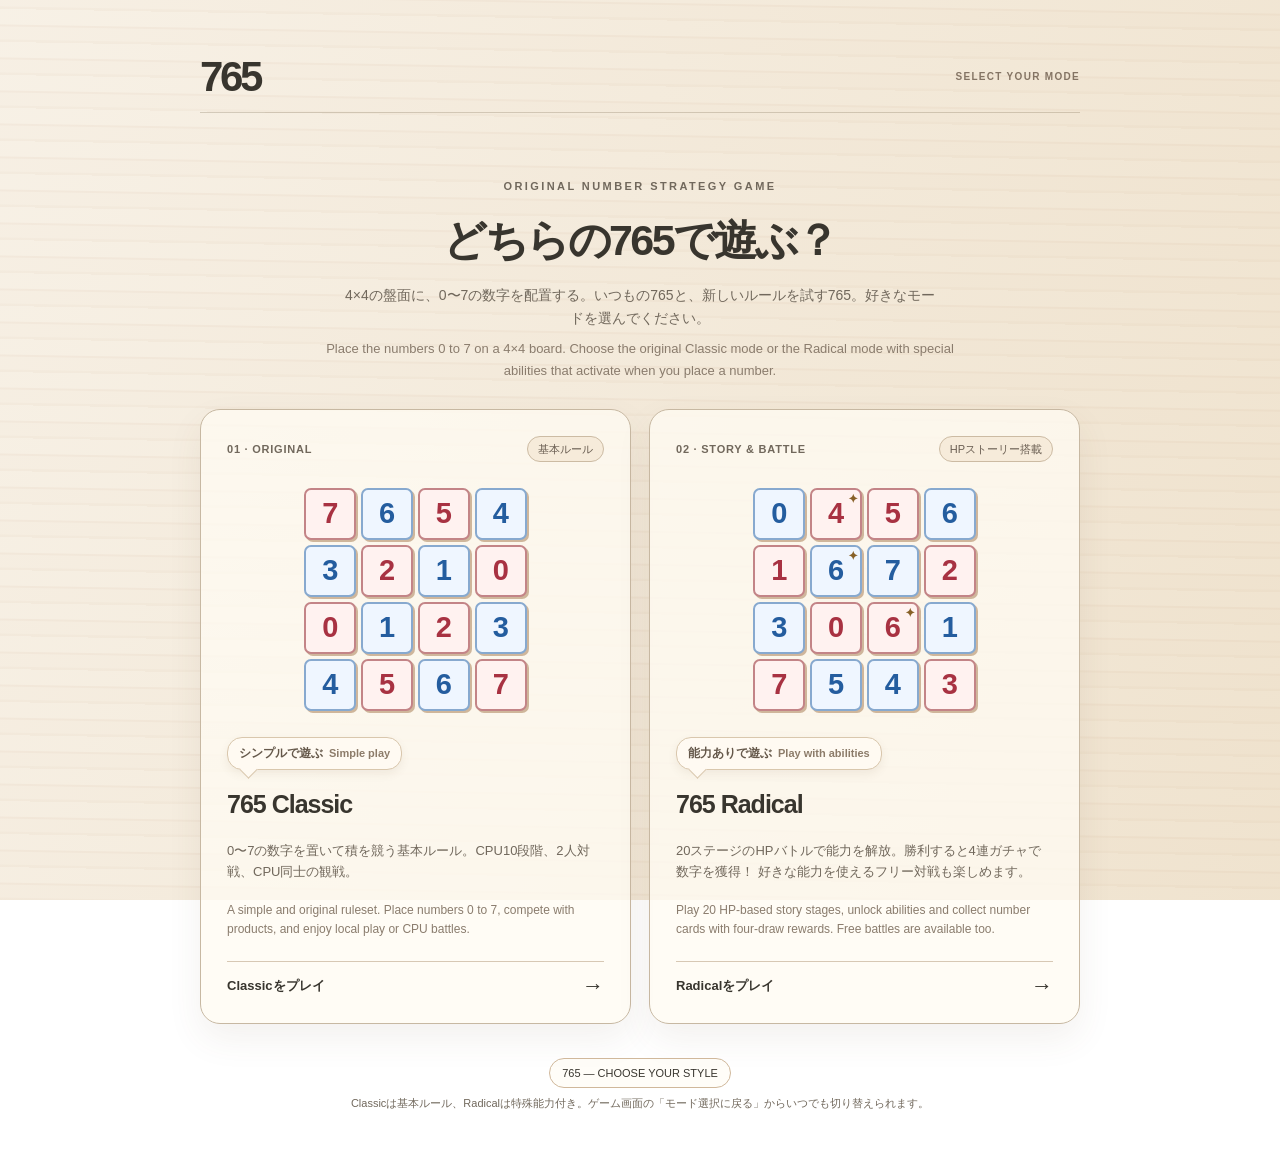
<file: apps/765/index.html>
<!doctype html>
<html lang="ja">
<head>
  <!-- Google Analytics 4 -->
  <script async src="https://www.googletagmanager.com/gtag/js?id=G-XE1NBEVFK6"></script>
  <script>window.dataLayer=window.dataLayer||[];function gtag(){dataLayer.push(arguments)}gtag('js',new Date());gtag('config','G-XE1NBEVFK6');</script>
<meta charset="utf-8">
<meta name="viewport" content="width=device-width, initial-scale=1">
<meta name="theme-color" content="#efe5d5">
<meta name="description" content="数字戦略ゲーム765。Classicの基本対戦、Radicalの20ステージHPストーリー・4連ガチャ・能力バトルを遊べます。">
<title>765｜モード選択</title>
<style>
:root{color-scheme:light;--ink:#38352e;--sub:#71685c;--border:#c8bba8;--red:#b65d5b;--blue:#597ba6}
*{box-sizing:border-box}
html{min-height:100%}
body{
  margin:0;min-height:100vh;color:var(--ink);
  font-family:-apple-system,BlinkMacSystemFont,"Hiragino Kaku Gothic ProN","Yu Gothic",Meiryo,sans-serif;
  background:
    linear-gradient(110deg,rgba(248,243,234,.87),rgba(239,227,207,.89)),
    repeating-linear-gradient(1deg,#d8b895 0 2px,#edd7bc 3px 15px,#d2a986 16px 17px,#f3e3cc 18px 33px);
  background-attachment:fixed;line-height:1.65
}
main{max-width:960px;min-height:100vh;margin:auto;padding:clamp(28px,5vw,56px) clamp(16px,4vw,40px) 40px;display:flex;flex-direction:column}
header{display:flex;justify-content:space-between;align-items:center;gap:16px;border-bottom:1px solid rgba(103,83,56,.24);padding-bottom:14px}
.brand{font-size:clamp(30px,5vw,42px);font-weight:800;letter-spacing:-.08em;line-height:1}
.mark{font-size:10px;font-weight:700;letter-spacing:.13em;color:#847464}
.hero{text-align:center;padding:clamp(35px,6vw,64px) 0 28px}
.eyebrow{font-size:11px;letter-spacing:.22em;color:var(--sub);font-weight:700}
h1{margin:10px 0 8px;font-size:clamp(28px,4.8vw,43px);font-weight:750;letter-spacing:-.06em}
.lead{margin:0 auto;max-width:600px;font-size:14px;color:var(--sub)}
.options{display:grid;grid-template-columns:repeat(2,minmax(0,1fr));gap:18px;width:100%}
.choice{min-width:0;text-decoration:none;color:inherit;background:rgba(255,251,243,.78);
  border:1px solid #c7b8a2;border-radius:20px;padding:clamp(17px,3vw,26px);
  box-shadow:0 15px 35px rgba(105,77,47,.08);display:flex;flex-direction:column;gap:14px;
  transition:transform .16s,border-color .16s,box-shadow .16s}
.choice:hover{transform:translateY(-3px);border-color:#a99474;box-shadow:0 20px 40px rgba(105,77,47,.12)}
.choice:focus-visible{outline:3px solid #416bb2;outline-offset:4px}
.choice-top{display:flex;align-items:center;justify-content:space-between;gap:10px}
.category{font-size:11px;color:var(--sub);letter-spacing:.07em;font-weight:700}
.tag{border:1px solid #ccbba3;border-radius:99px;padding:3px 10px;font-size:11px;background:#f6ebda;color:#695d51}
.tile-preview{display:grid;grid-template-columns:repeat(4,1fr);gap:5px;max-width:230px;margin:12px auto;aspect-ratio:1}
.tile{background:#f7ead3;border:1px solid #dac3a0;border-radius:7px;display:grid;place-items:center;font-size:clamp(15px,2.5vw,24px);font-weight:750;box-shadow:2px 2px 0 #cfb69b;color:#806953}
.tile.red{color:var(--red);background:#f6e3e0}.tile.blue{color:var(--blue);background:#e1eafa}
.tile.has-power{position:relative}.tile.has-power::after{content:'✦';position:absolute;right:3px;top:0px;font-size:11px;color:#8b7250}
.choice h2{font-size:25px;letter-spacing:-.04em;margin:0}
.choice p{font-size:13px;color:var(--sub);margin:0;flex:1}
.enter{margin-top:7px;display:flex;align-items:center;justify-content:space-between;border-top:1px solid #d7c8b4;padding-top:13px;font-size:13px;font-weight:700}
.arrow{font-size:22px;line-height:1}
.foot{margin-top:auto;padding-top:34px;text-align:center}
.foot p{font-size:11px;color:var(--sub);margin:6px 0}
.warning{font-size:11px;display:inline-block;border:1px solid #d0b89b;padding:5px 12px;border-radius:99px;background:rgba(255,252,245,.65)}
@media(max-width:600px){.options{grid-template-columns:1fr;gap:14px}.hero{padding:25px 0 20px}.tile-preview{max-width:165px;margin:2px auto}.choice{gap:9px}.choice h2{font-size:22px}}
@media(prefers-reduced-motion:reduce){.choice{transition:none}}

.lead-en{margin:8px auto 0;max-width:640px;font-size:13px;color:#8a7c6d}
.speech{position:relative;align-self:flex-start;display:inline-flex;align-items:center;gap:6px;padding:6px 11px;border-radius:15px;background:#fffaf2;border:1px solid #d9c7ad;font-size:12px;font-weight:700;color:#65584a;box-shadow:0 4px 10px rgba(105,77,47,.08)}
.speech:after{content:"";position:absolute;left:14px;bottom:-7px;width:12px;height:12px;background:#fffaf2;border-right:1px solid #d9c7ad;border-bottom:1px solid #d9c7ad;transform:rotate(45deg)}
.speech small{font-size:11px;font-weight:600;color:#8c7b69}
.choice .jp{font-size:13px;color:var(--sub);margin:0 0 4px;flex:0}.choice .en{font-size:12px;color:#8a7c6d;margin:0;flex:1}
@media(max-width:600px){.speech{font-size:11px;padding:6px 10px}}


/* Crisp character-free number previews */
.tile-preview .tile{font-weight:900;font-size:clamp(21px,2.8vw,29px);text-shadow:none;border-width:2px;border-radius:7px}
.tile-preview .tile.red{color:#a83242;border-color:#c38487;background:#fff2f0}
.tile-preview .tile.blue{color:#245d9f;border-color:#87a9cf;background:#eff6ff}
.tile-preview .tile.has-power::after{content:'✦';font-size:12px;color:#876026;right:2px;top:0}

</style>
</head>
<body>
<main>
  <header>
    <div class="brand" aria-label="765">765</div>
    <span class="mark">SELECT YOUR MODE</span>
  </header>
  <section class="hero" aria-labelledby="title">
    <div class="eyebrow">ORIGINAL NUMBER STRATEGY GAME</div>
    <h1 id="title">どちらの765で遊ぶ？</h1>
    <p class="lead">4×4の盤面に、0〜7の数字を配置する。いつもの765と、新しいルールを試す765。好きなモードを選んでください。</p>
    <p class="lead-en" lang="en">Place the numbers 0 to 7 on a 4×4 board. Choose the original Classic mode or the Radical mode with special abilities that activate when you place a number.</p>
  </section>
  <nav class="options" aria-label="765のゲームモード">
    <a class="choice" href="./classic/" aria-label="765 Classic、現在公開中の通常版で遊ぶ">
      <div class="choice-top"><span class="category">01 · ORIGINAL</span><span class="tag">基本ルール</span></div>
      <div class="tile-preview" aria-hidden="true">
        <div class="tile red">7</div><div class="tile blue">6</div><div class="tile red">5</div><div class="tile blue">4</div>
        <div class="tile blue">3</div><div class="tile red">2</div><div class="tile blue">1</div><div class="tile red">0</div>
        <div class="tile red">0</div><div class="tile blue">1</div><div class="tile red">2</div><div class="tile blue">3</div>
        <div class="tile blue">4</div><div class="tile red">5</div><div class="tile blue">6</div><div class="tile red">7</div>
      </div>
      <div class="speech">シンプルで遊ぶ <small lang="en">Simple play</small></div>
      <h2>765 Classic</h2>
      <p class="jp">0〜7の数字を置いて積を競う基本ルール。CPU10段階、2人対戦、CPU同士の観戦。</p>
      <p class="en" lang="en">A simple and original ruleset. Place numbers 0 to 7, compete with products, and enjoy local play or CPU battles.</p>
      <div class="enter"><span>Classicをプレイ</span><span class="arrow" aria-hidden="true">→</span></div>
    </a>
    <a class="choice" href="./radical/" aria-label="765 Radical、HPストーリーと能力対戦で遊ぶ">
      <div class="choice-top"><span class="category">02 · STORY & BATTLE</span><span class="tag">HPストーリー搭載</span></div>
      <div class="tile-preview" aria-hidden="true">
        <div class="tile blue">0</div><div class="tile red has-power">4</div><div class="tile red">5</div><div class="tile blue">6</div>
        <div class="tile red">1</div><div class="tile blue has-power">6</div><div class="tile blue">7</div><div class="tile red">2</div>
        <div class="tile blue">3</div><div class="tile red">0</div><div class="tile red has-power">6</div><div class="tile blue">1</div>
        <div class="tile red">7</div><div class="tile blue">5</div><div class="tile blue">4</div><div class="tile red">3</div>
      </div>
      <div class="speech">能力ありで遊ぶ <small lang="en">Play with abilities</small></div>
      <h2>765 Radical</h2>
      <p class="jp">20ステージのHPバトルで能力を解放。勝利すると4連ガチャで数字を獲得！ 好きな能力を使えるフリー対戦も楽しめます。</p>
      <p class="en" lang="en">Play 20 HP-based story stages, unlock abilities and collect number cards with four-draw rewards. Free battles are available too.</p>
      <div class="enter"><span>Radicalをプレイ</span><span class="arrow" aria-hidden="true">→</span></div>
    </a>
  </nav>
  <footer class="foot">
    <span class="warning">765 — CHOOSE YOUR STYLE</span>
    <p>Classicは基本ルール、Radicalは特殊能力付き。ゲーム画面の「モード選択に戻る」からいつでも切り替えられます。</p>
  </footer>
</main>
</body>
</html>
</file>
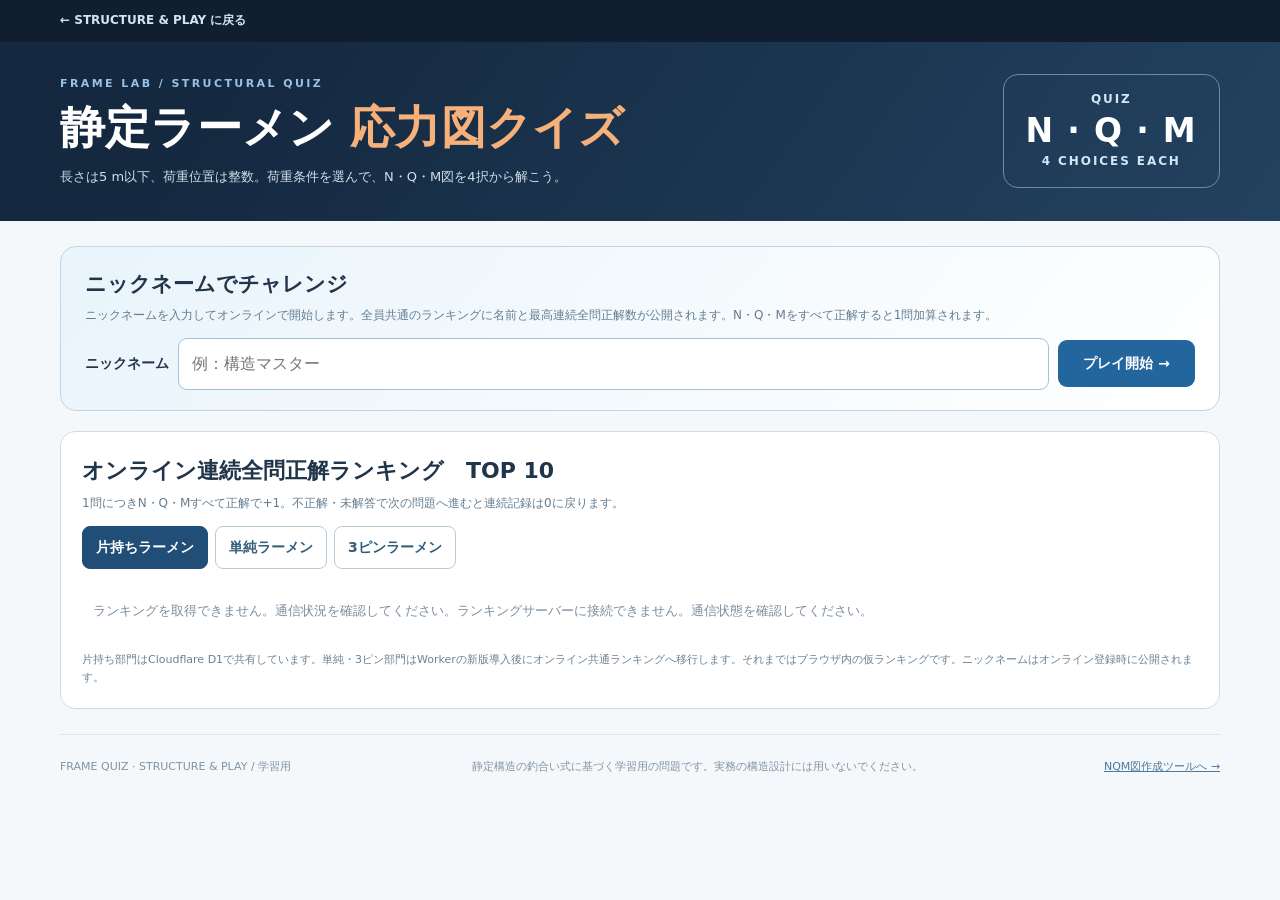
<file: apps/frame-quiz/index.html>
<!doctype html>
<html lang="ja">
<head>
<meta charset="utf-8">
<meta name="viewport" content="width=device-width, initial-scale=1">
<meta name="theme-color" content="#14273e">
<meta name="description" content="固定端1か所の静定片持ちラーメンを対象に、符号・数値・最大値・2次曲線の範囲を読み取るN・Q・M応力図4択クイズ。">
<title>FRAME QUIZ｜静定ラーメン3形式のNQM図4択クイズ｜STRUCTURE & PLAY</title>
<link rel="canonical" href="https://fujiharayoshiyasu.github.io/structure-play/apps/frame-quiz/">
<style>
:root{--navy:#14273e;--text:#20344a;--muted:#698094;--line:#dbe4ec;--blue:#3975b5;--cyan:#098b8b;--orange:#d45f43;--paper:#f5f8fb;--success:#17815b;--wrong:#c65f51}
*{box-sizing:border-box}html{scroll-behavior:smooth}body{margin:0;background:var(--paper);color:var(--text);font-family:Inter,"Noto Sans JP","Hiragino Kaku Gothic ProN",Meiryo,system-ui,sans-serif;font-size:14px;line-height:1.65}button,select{font:inherit}button{cursor:pointer}button:focus-visible,summary:focus-visible{outline:3px solid #70ace4;outline-offset:2px}button:disabled{cursor:default}[hidden]{display:none!important}svg{font-family:inherit}.shell{width:min(1160px,calc(100% - 36px));margin-inline:auto}
.top{background:#101e30;color:#d4e3f4;padding:11px 0;font-size:12px}.top a{color:inherit;text-decoration:none;font-weight:700}.top a:hover{text-decoration:underline}
.mast{background:linear-gradient(125deg,#14283f 15%,#234260);color:#fff;padding:32px 0 33px}.mast-inner{display:flex;justify-content:space-between;align-items:center;gap:24px}.eyebrow{color:#96c2e9;letter-spacing:.22em;font-size:11px;font-weight:800}.mast h1{font-size:clamp(29px,4.8vw,45px);line-height:1.24;margin:7px 0 10px;letter-spacing:.005em}.mast h1 span{color:#f5b179}.mast p{margin:0;color:#d1deeb;font-size:13px}.mast-label{border:1px solid #6c8aa6;border-radius:15px;padding:15px 22px;white-space:nowrap;text-align:center;font-size:12px;font-weight:800;letter-spacing:.16em;color:#d0e6f7}.mast-label strong{display:block;font-size:33px;color:#fff;letter-spacing:.04em;line-height:1.3}
main{padding:25px 0 48px}.board{background:#fff;border:1px solid var(--line);border-radius:17px;box-shadow:0 9px 30px #203b5510;padding:24px 27px;margin-bottom:20px}.board-title{display:flex;align-items:center;gap:12px;flex-wrap:wrap;margin-bottom:13px}.step{display:grid;place-items:center;width:36px;height:36px;border-radius:10px;background:#e7f1fa;color:#286596;font-size:15px;font-weight:900;flex:0 0 auto}.board-title h2{font-size:20px;line-height:1.3;margin:0}.board-title small{color:var(--muted);font-size:12px}.problem-controls{display:flex;flex-wrap:wrap;align-items:center;justify-content:flex-end;gap:10px;margin-left:auto}.pill-button{border:1px solid #c9d6e2;background:#fff;border-radius:9px;color:#234c70;font-weight:750;padding:9px 12px;font-size:12px}.pill-button:hover{background:#edf5fc}.pill-button.primary{background:#266ca6;color:#fff;border-color:#266ca6}.pill-button.primary:hover{background:#195686}.pill-button.export{background:#f7fbff;border-color:#b9cde0}.pill-button.export:hover{background:#eaf4fd}.export-hint{font-size:11px;color:#6f8599;margin:8px 0 0}.problem-layout{display:grid;grid-template-columns:minmax(0,1.5fr) minmax(240px,.72fr);gap:19px;align-items:stretch}.figure-box{background:#fbfdff;border:1px solid #e3eaf0;border-radius:13px;min-width:0;display:grid;place-items:center;padding:8px}.figure-box svg{display:block;width:100%;max-width:670px;height:auto}.problem-facts{background:#f6f9fc;border:1px solid #e5ecf3;border-radius:12px;padding:19px;display:flex;flex-direction:column;gap:14px}.tag{border-radius:100px;padding:5px 10px;font-weight:800;letter-spacing:.04em;font-size:10px;color:#38628d;background:#e5eff8;display:inline-block;width:max-content}.fact-label{display:block;font-size:10px;font-weight:850;letter-spacing:.12em;color:#8a9db0}.fact-value{font-size:17px;font-weight:850;line-height:1.45;margin:3px 0 0}.fact-note{font-size:11px;color:#6c8296;line-height:1.9;border-top:1px solid #dee7ee;padding-top:12px;margin-top:auto}.instructions{font-size:12px;color:#60778b;margin:11px 0 0}.quiz-head{display:flex;align-items:center;gap:11px;margin:27px 0 15px}.quiz-head h2{font-size:22px;margin:0}.quiz-head .muted{font-size:12px;color:var(--muted)}.question-grid{display:grid;gap:18px}.question{border:1px solid var(--line);background:#fff;border-radius:16px;padding:20px 21px;box-shadow:0 6px 22px #25456509}.question-head{display:flex;align-items:center;gap:12px;flex-wrap:wrap;margin-bottom:14px}.letter{width:36px;height:36px;display:grid;place-items:center;border-radius:10px;font-weight:900;color:#fff}.question[data-type="N"] .letter{background:var(--cyan)}.question[data-type="Q"] .letter{background:var(--blue)}.question[data-type="M"] .letter{background:var(--orange)}.question-head h3{margin:0;font-size:18px}.question-head small{color:var(--muted);font-size:11px}.answer-state{margin-left:auto;color:#7c90a2;font-weight:800;font-size:12px}.choice-grid{display:grid;grid-template-columns:repeat(2,minmax(0,1fr));gap:12px}.choice{min-width:0;padding:12px 10px 8px;background:#fbfdff;border:2px solid #e0e9f1;border-radius:11px;color:var(--text);position:relative;text-align:left;transition:background .14s,border-color .14s,transform .14s}.choice:hover:not(:disabled){border-color:#87b2d5;background:#f0f6fd;transform:translateY(-2px)}.choice.is-selected{border-color:#2a76b3;background:#eff7fd;box-shadow:0 0 0 1px #2a76b333}.choice.is-correct{border-color:#209168!important;background:#edf9f3}.choice.is-wrong{border-color:#c7584b;background:#fff3f0}.choice-title{font-size:12px;font-weight:900;padding-left:9px}.choice svg{display:block;width:100%;height:auto;min-height:188px}.choice .numeric-diagram text{paint-order:stroke;stroke:#fbfdff;stroke-width:3px;stroke-linejoin:round}.choice .numeric-diagram .band-text{stroke:none}.choice-marker{font-weight:900;font-size:11px;position:absolute;right:12px;top:9px}.question[data-type="N"]{--diagram:var(--cyan)}.question[data-type="Q"]{--diagram:var(--blue)}.question[data-type="M"]{--diagram:var(--orange)}.hint-row{border-top:1px solid #eef2f6;margin-top:10px;padding-top:10px;color:#71879a;font-size:11px}.hint-row span{font-weight:750;color:#375875}.answer-feedback{padding:11px 13px;background:#f2f8fd;border-left:3px solid #69a4d1;margin:12px 0 0;border-radius:5px;font-size:12px}.answer-feedback.good{background:#eef8f3;border-color:#209168}.answer-feedback.bad{background:#fff4f1;border-color:#cc6c55}
.actions{display:flex;gap:11px;justify-content:center;align-items:center;flex-wrap:wrap;margin:27px 0 16px}.main-button{border:0;border-radius:12px;background:#235f9b;color:#fff;font-weight:850;padding:15px 30px;font-size:15px;min-width:205px}.main-button:hover{background:#174c7f}.main-button:disabled{background:#9db0c0;opacity:.7}.secondary-button{border:1px solid #c3d3e1;color:#27547b;border-radius:12px;background:#fff;padding:14px 21px;font-weight:800}.secondary-button:hover{background:#eaf4fa}.score{background:#fff;border:1px solid #c4e1d2;border-radius:13px;padding:17px 21px;margin:19px 0 0;display:flex;flex-wrap:wrap;align-items:center;gap:16px}.score strong{font-size:24px;color:#207851}.score p{margin:0;color:#566e80;font-size:12px}.usage{background:#fff;border:1px solid var(--line);border-radius:13px;margin-top:26px;padding:17px 21px}.usage summary{font-weight:800;cursor:pointer;color:#334f6a}.usage p{font-size:12px;color:#607587}.usage ul{font-size:12px;color:#607587;line-height:2;margin-bottom:0}.footer{display:flex;justify-content:space-between;gap:10px;flex-wrap:wrap;color:#8293a2;font-size:11px;border-top:1px solid #dae4ed;padding:23px 0 8px}.footer a{color:#4d779b}
@media(max-width:920px){.choice-grid{grid-template-columns:repeat(2,minmax(0,1fr))}.problem-layout{grid-template-columns:minmax(0,1fr) minmax(210px,.62fr)}.problem-controls{margin-left:0}.board-title{align-items:flex-start}}@media(max-width:650px){.choice-grid{grid-template-columns:1fr}.mast{padding:26px 0}.mast-label{display:none}.mast p{font-size:12px}.shell{width:calc(100% - 22px)}main{padding:11px 0 35px}.board{padding:15px 13px}.board-title h2{font-size:17px}.problem-layout{grid-template-columns:1fr;gap:9px}.problem-facts{flex-direction:row;flex-wrap:wrap;gap:12px;padding:12px}.problem-facts>div{flex:1;min-width:130px}.fact-value{font-size:14px}.fact-note{margin-top:0;min-width:100%;padding-top:7px}.question{padding:14px 10px}.question-head h3{font-size:15px}.question-head small{display:none}.question-head{gap:8px}.choice-grid{gap:7px}.choice{padding:8px 2px 3px}.choice-title{padding-left:7px}.choice-marker{right:6px;top:7px}.quiz-head{flex-wrap:wrap;margin:21px 0 12px}.quiz-head h2{font-size:18px}.quiz-head .muted{width:100%}.actions{gap:8px}.main-button,.secondary-button{width:100%}.figure-box{padding:0;overflow-x:auto;display:block}.figure-box svg{min-width:510px;max-width:none}.hint-row{font-size:10px}}
@media(prefers-reduced-motion:reduce){*{scroll-behavior:auto!important;transition:none!important}}

.control-board{background:#eaf3fb;border:1px solid #bfd6e8;border-radius:15px;margin-bottom:18px;padding:18px 21px}
.controls-heading{display:flex;align-items:baseline;gap:13px;margin-bottom:12px;flex-wrap:wrap}.controls-heading strong{font-size:19px;color:#194c77}.controls-heading span{color:#617e95;font-size:12px}
.filter-grid{display:grid;grid-template-columns:1.4fr 1.35fr 1fr .9fr 1fr;gap:12px}
.filter-grid label{color:#3a607c;font-weight:800;font-size:12px;display:flex;flex-direction:column;gap:6px}
.filter-grid select{width:100%;border:1px solid #a8c7dc;border-radius:9px;padding:11px 9px;color:#173b5b;background:white;font-weight:750;font-size:14px}
.filter-grid select option:disabled{color:#9aabb7}.control-note{margin:11px 0 0;color:#59778e;font-size:11px}
@media(max-width:1100px){.filter-grid{grid-template-columns:repeat(3,minmax(0,1fr))}}@media(max-width:750px){.filter-grid{grid-template-columns:repeat(2,minmax(0,1fr))}.control-board{padding:13px}.filter-grid select{font-size:13px}}
@media(max-width:380px){.filter-grid{grid-template-columns:1fr}.controls-heading strong{font-size:16px}}

/* Member-identifiable NQM diagrams and player ranking */
.member-legend{display:flex;flex-wrap:wrap;gap:12px;color:#536f85;font-size:11px;font-weight:750;margin:6px 0 3px}
.hatch-swatch{display:inline-block;width:24px;height:13px;border:1px solid #90a7b6;border-radius:2px;margin-right:5px;vertical-align:middle;background:#f7fcfd}
.hatch-swatch.horizontal-member{background:repeating-linear-gradient(90deg,transparent 0 5px,#478d99 5px 6px,transparent 6px 11px)}
.hatch-swatch.vertical-member{background:repeating-linear-gradient(0deg,transparent 0 5px,#478d99 5px 6px,transparent 6px 11px)}
.player-gate{border:1px solid #bfd6e8;background:linear-gradient(130deg,#e9f4fb,#fff);border-radius:16px;padding:20px 24px;margin-bottom:18px}
.player-gate h2{margin:0 0 4px;font-size:21px}.player-gate p{margin:2px 0 12px;color:#647c90;font-size:12px}
.player-form{display:flex;gap:9px;flex-wrap:wrap;align-items:center}.player-form input{font:inherit;font-size:16px;border:1px solid #a3c2d8;border-radius:9px;padding:12px 13px;min-width:190px;max-width:100%;flex:1;color:#163b58;background:white}
.player-form button{border:0;border-radius:9px;background:#23659d;color:white;padding:12px 25px;font-weight:850;cursor:pointer}
.player-error{color:#a43f35!important;font-weight:750}.profile-bar{background:#e8f2f9;border:1px solid #bdd2e2;border-radius:12px;margin-bottom:15px;padding:11px 16px;display:flex;justify-content:space-between;align-items:center;gap:10px;flex-wrap:wrap;font-size:13px;color:#285274}
.profile-bar strong{font-size:16px}.profile-bar button{background:white;border:1px solid #a9c5d8;border-radius:8px;padding:7px 11px;color:#315c7c;cursor:pointer}
.streak-values{font-variant-numeric:tabular-nums;font-weight:850;color:#175e8e}
.leaderboard-panel{background:white;border:1px solid #cbdce8;border-radius:15px;padding:21px;margin:20px 0 25px}
.leaderboard-panel h2{margin:0;font-size:22px}.leaderboard-panel p{font-size:12px;color:#647d91;margin:5px 0 11px}
.rank-tabs{display:flex;flex-wrap:wrap;gap:7px;margin:12px 0}.rank-tabs button{border:1px solid #b8cbd9;border-radius:8px;padding:9px 13px;background:white;color:#315d7c;font-weight:750;cursor:pointer}.rank-tabs button.active{background:#214e76;color:white;border-color:#214e76}
.rank-table{width:100%;border-collapse:collapse;font-size:13px}.rank-table th,.rank-table td{padding:9px 11px;border-bottom:1px solid #e4ebf1;text-align:left}.rank-table th{background:#f1f6fa;color:#55758a;font-size:11px}.rank-table td:last-child,.rank-table th:last-child{text-align:right;font-variant-numeric:tabular-nums;font-weight:750}
.rank-empty{padding:19px 11px;color:#7c8e9e;font-size:13px}.rank-me{background:#eaf6fb}.leaderboard-warning{font-size:11px!important;color:#6c8193!important;margin:10px 0 0!important}
@media(max-width:650px){.player-gate{padding:15px}.player-form button{width:100%}.leaderboard-panel{padding:13px}.profile-bar{padding:9px}}
/* Online API feedback */
.network-status{background:#fff4ee;color:#a34736;border:1px solid #e8b6a4;border-radius:10px;padding:12px 15px;font-weight:700;font-size:13px;margin:12px 0}
.choice:disabled{cursor:default}

/* 問題図は常に表示し、選択肢の領域だけを独立してスクロールする。 */
.quiz-workspace{display:grid;grid-template-columns:minmax(340px,42%) minmax(0,1fr);gap:17px;align-items:start;min-width:0}
.workspace-problem{position:sticky;top:12px;z-index:3;max-height:calc(100dvh - 24px);margin-bottom:0;padding:15px 13px;display:flex;flex-direction:column;overflow:hidden}
.workspace-problem .board-title{margin-bottom:9px;gap:7px}
.workspace-problem .board-title h2{font-size:17px}
.workspace-problem .board-title small{font-size:10px}
.workspace-problem .problem-controls{width:100%;justify-content:flex-end;margin:0}
.workspace-problem .pill-button{padding:5px 9px}
.workspace-problem .problem-layout{display:flex;flex-direction:column;min-height:0;gap:7px;overflow:auto}
.workspace-problem .figure-box{min-height:0;min-width:0;padding:4px;display:flex;align-items:center;justify-content:center;overflow:auto}
.workspace-problem .figure-box svg{width:100%;min-width:0;max-width:100%;max-height:min(58dvh,560px);height:auto;object-fit:contain}
.workspace-problem .problem-facts{display:block;padding:9px 12px;max-height:21dvh;min-height:38px;overflow:auto}
.workspace-problem .problem-facts>div{margin:0 0 4px}
.workspace-problem .fact-label{font-size:9px}
.workspace-problem .fact-value{font-size:12px;line-height:1.45;margin-top:1px}
.workspace-problem .fact-note{font-size:10px;margin-top:6px;padding-top:5px;line-height:1.4}
.workspace-problem .instructions{font-size:10px;margin:5px 0 0}
.workspace-answers{min-width:0;height:calc(100dvh - 24px);overflow-y:auto;overscroll-behavior-y:contain;scrollbar-gutter:stable;border:1px solid #dbe4ec;border-radius:15px;background:#f5f8fb;padding:13px 12px 20px}
.workspace-answers .quiz-head{margin:0 0 13px}
.workspace-answers .quiz-head h2{font-size:18px}
.workspace-answers .question-grid{gap:14px}
.workspace-answers .question{padding:13px 11px}
.workspace-answers .choice-grid{gap:8px}
.workspace-answers .choice{padding:8px 4px 4px}
.workspace-answers .actions{margin:18px 0 15px}
.workspace-answers #score{scroll-margin-top:12px}
@media(max-width:760px){
 .quiz-workspace{display:flex;flex-direction:column;gap:8px}
 .workspace-problem{position:sticky;top:0;width:100%;height:39dvh;max-height:39dvh;min-height:220px;padding:7px 9px;z-index:10;box-shadow:0 6px 19px #17364c20}
 .workspace-problem .board-title{margin-bottom:3px;flex-wrap:nowrap}
 .workspace-problem .board-title h2{font-size:13px}
 .workspace-problem .board-title small{display:none}
 .workspace-problem .step{height:27px;width:27px}
 .workspace-problem .problem-controls{width:auto;margin-left:auto;justify-content:flex-end}
 .workspace-problem .problem-controls .pill-button{font-size:10px;padding:5px 7px;white-space:nowrap}
 .workspace-problem .problem-layout{flex:1;min-height:0;overflow:hidden}
 .workspace-problem .figure-box{flex:1;overflow:auto;min-height:0}
 .workspace-problem .figure-box svg{width:100%;min-width:380px;max-width:none;max-height:100%;height:auto;display:block}
 .workspace-problem .problem-facts,.workspace-problem .instructions{display:none}
 .workspace-answers{width:100%;height:calc(61dvh - 18px);min-height:260px;padding:10px 7px 14px}
 .workspace-answers .choice-grid{grid-template-columns:1fr}
 .workspace-answers .quiz-head h2{font-size:16px}
 .workspace-answers .quiz-head .muted{display:none}
 .workspace-answers .choice{padding:7px 3px}
}
@media(min-width:761px) and (max-height:650px){
 .workspace-problem .figure-box svg{max-height:38dvh}
 .workspace-problem .problem-facts{max-height:18dvh}
 .workspace-problem .instructions{display:none}
}


/* MOBILE: adapt diagrams to content proportions instead of cropping tall frames into 2:1. */
@media(max-width:760px){
 .quiz-workspace{height:calc(100dvh - 10px);min-height:0;overflow:hidden;gap:6px}
 .workspace-problem{position:relative;top:auto;flex:0 0 auto;width:100%;height:auto;max-height:46dvh;min-height:0;padding:6px 8px;overflow:hidden}
 .workspace-problem .problem-layout{flex:0 0 auto;display:block;min-height:0;overflow:visible}
 .workspace-problem .figure-box{display:flex;align-items:center;justify-content:center;flex:0 0 auto;aspect-ratio:var(--diagram-aspect,2);width:min(100%, calc((42dvh - 56px) * var(--diagram-aspect,2)));height:auto;min-height:0;max-height:calc(42dvh - 56px);margin:0 auto;overflow:hidden;padding:3px}
 .workspace-problem .figure-box #problemFigure{display:flex;width:100%;height:100%;min-height:0;align-items:center;justify-content:center;overflow:hidden}
 .workspace-problem .figure-box svg{display:block;width:100%;height:100%;min-width:0;max-width:100%;max-height:100%;object-fit:contain;overflow:hidden}
 .workspace-answers{flex:1 1 auto;width:100%;height:auto;min-height:0;max-height:none;overflow-y:auto}
 .workspace-answers .choice{min-width:0;overflow:hidden}
 .workspace-answers .choice svg{display:block;width:100%;height:auto;aspect-ratio:var(--diagram-aspect,2);min-width:0;min-height:0;max-height:none;object-fit:contain;overflow:hidden}
}

.export-status{position:fixed;z-index:110;bottom:16px;left:50%;transform:translateX(-50%);max-width:calc(100vw - 24px);min-width:250px;text-align:center;padding:12px 16px;margin:0;border-radius:12px;border:1px solid #c8dcf0;background:#eef7ff;color:#235b86;font-size:12px;font-weight:750;box-shadow:0 8px 26px #123e6540}
.export-status[hidden]{display:none!important}
/* Post-answer feedback: comparison stays within the independently scrollable answer pane. */
.answer-comparison{margin:13px 0 0;padding:12px;border:1px solid #ccdae6;background:#f8fbff;border-radius:12px;animation:review-reveal .32s ease-out}
.answer-comparison h4{margin:0 0 10px;font-size:13px;color:#31516d}
.comparison-pair{display:grid;grid-template-columns:repeat(2,minmax(0,1fr));gap:10px}
.comparison-card{min-width:0;border:2px solid #d6e1eb;border-radius:10px;background:#fff;padding:7px;overflow:hidden}
.comparison-card.is-mistake{border-color:#d78a80;background:#fff7f5}
.comparison-card.is-answer{border-color:#7bbb9e;background:#f5fcf8}
.comparison-card strong{font-size:12px;display:block;margin:0 2px 5px}
.comparison-card svg{display:block;width:100%;height:auto;min-width:0;min-height:0;max-width:100%;aspect-ratio:var(--diagram-aspect,2);object-fit:contain;overflow:hidden}
.answer-review-hint{font-size:11px;color:#607a90;margin:9px 0 0}
.question:has(.answer-comparison){scroll-margin-top:14px}
.celebration-layer{position:fixed;inset:0;display:grid;place-items:center;z-index:1000;pointer-events:none;overflow:hidden}
.celebration-card{position:relative;z-index:2;text-align:center;width:min(90vw,370px);padding:26px 24px 20px;background:#fffef7;border:3px solid #e8c96b;border-radius:22px;box-shadow:0 18px 55px #152b4455;animation:celebrate-pop .5s cubic-bezier(.17,.67,.27,1.29) both}
.celebration-title{font-size:clamp(27px,6vw,39px);font-weight:950;color:#aa6514;line-height:1.3;letter-spacing:.02em}
.celebration-subtitle{font-size:15px;font-weight:800;color:#274c67;margin-top:6px}
.celebration-streak{font-size:13px;color:#527087;margin-top:8px}
.celebration-particle{position:absolute;left:50%;top:48%;width:10px;height:15px;background:var(--particle-color);border-radius:2px;opacity:0;animation:celebrate-confetti 1.4s ease-out forwards;animation-delay:var(--particle-delay)}
@keyframes celebrate-pop{from{opacity:0;transform:scale(.75) translateY(30px)}60%{opacity:1;transform:scale(1.05) translateY(-4px)}to{opacity:1;transform:scale(1) translateY(0)}}
@keyframes celebrate-confetti{0%{opacity:1;transform:translate(0,0) rotate(0)}72%{opacity:1}100%{opacity:0;transform:translate(var(--dx),var(--dy)) rotate(var(--spin))}}
@keyframes review-reveal{from{opacity:.1;transform:translateY(12px)}to{opacity:1;transform:translateY(0)}}
@media(max-width:760px){.comparison-pair{grid-template-columns:1fr}.answer-comparison{padding:8px}.comparison-card{padding:7px}}
@media(prefers-reduced-motion:reduce){.celebration-card,.celebration-particle,.answer-comparison{animation:none!important}.celebration-particle{display:none}}
</style>
</head>
<body>
<nav class="top"><div class="shell"><a href="../../index.html#apps">← STRUCTURE &amp; PLAY に戻る</a></div></nav>
<header class="mast"><div class="shell mast-inner"><div><div class="eyebrow">FRAME LAB / STRUCTURAL QUIZ</div><h1>静定ラーメン <span>応力図クイズ</span></h1><p>長さは5 m以下、荷重位置は整数。荷重条件を選んで、N・Q・M図を4択から解こう。</p></div><div class="mast-label">QUIZ<br><strong>N · Q · M</strong>4 CHOICES EACH</div></div></header>
<main class="shell">
  <section class="player-gate" id="nicknameGate" aria-labelledby="playerTitle">
    <h2 id="playerTitle">ニックネームでチャレンジ</h2>
    <p>ニックネームを入力してオンラインで開始します。全員共通のランキングに名前と最高連続全問正解数が公開されます。N・Q・Mをすべて正解すると1問加算されます。</p>
    <form class="player-form" id="playerForm"><label for="nickname" style="font-weight:800">ニックネーム</label><input id="nickname" name="nickname" type="text" autocomplete="nickname" maxlength="16" required placeholder="例：構造マスター"><button type="submit">プレイ開始 →</button></form>
    <p id="playerError" class="player-error" role="alert" hidden></p>
  </section>
  <div id="gameContent" hidden>
  <div class="profile-bar"><span>プレイヤー：<strong id="currentNickname">—</strong></span><span class="streak-values">連続全問正解 <strong id="currentStreak">0</strong> 問 ／ 今回の最高 <strong id="personalBest">0</strong> 問</span><button type="button" id="changeNickname">ニックネーム変更</button></div>
  <section class="control-board" aria-label="問題選択ゲージ">
    <div class="controls-heading"><strong>問題選択</strong><span>構造形式・骨組パターン・荷重形式・荷重数・支持位置を選択</span></div>
    <div class="filter-grid">
      <label>構造形式<select id="structureType"><option value="cantilever">片持ちラーメン</option><option value="simple">単純ラーメン（ピン＋ローラー）</option><option value="threepin">3ピンラーメン（中央・柱頭ヒンジ）</option><option value="random">ランダム（3形式）</option></select></label>
      <label>骨組パターン<select id="framePattern"><option value="random" selected>ランダム（A・B＋左右反転）</option><option value="A">パターンA（柱→梁）</option><option value="B">パターンB（梁→腰壁）</option></select></label>
      <label>荷重形式<select id="loadType"><option value="random">ランダム</option><option value="point">集中荷重</option><option value="udl">等分布荷重</option><option value="moment">モーメント荷重</option></select></label>
      <label>荷重数<select id="loadCount"><option value="random">ランダム（1〜3個）</option><option value="1" selected>1個</option><option value="2">2個</option><option value="3">3個</option></select></label>
      <label><span id="supportLabel">固定端位置</span><select id="supportSide"><option value="random">左右ランダム</option><option value="left">左側</option><option value="right">右側</option></select></label>
    </div>
    <p class="control-note">片持ち（A/B・左右反転）・単純ラーメン（ピン＋ローラー、左右支点高低差ありを含む）・3ピンラーメン（中央ヒンジまたは柱頭ヒンジ、左右支点高低差ありを含む）から出題します。部材長・荷重位置は整数で最大5 m。全域がN＝Q＝M＝0の部材を含む問題は除外します。</p>
  </section>
  <div class="quiz-workspace">
  <section class="board workspace-problem" aria-labelledby="problemTitle">
    <div class="board-title"><div class="step">01</div><div><h2 id="problemTitle">ラーメンの支持条件と荷重</h2><small>作用位置は整数表示。骨組は寸法通りの縮尺で表示</small></div><div class="problem-controls"><button id="nextTop" type="button" class="pill-button primary">別の問題を出す ↻</button><button id="saveAllImages" type="button" class="pill-button export">画像4枚をZIP保存 ⤓</button><button id="saveProblemImage" type="button" class="pill-button export">問題図</button><button id="saveNImage" type="button" class="pill-button export">N図4択</button><button id="saveQImage" type="button" class="pill-button export">Q図4択</button><button id="saveMImage" type="button" class="pill-button export">M図4択</button></div></div>
    <p id="exportStatus" class="export-status" role="status" aria-live="polite" hidden></p>
    <div class="problem-layout"><div class="figure-box"><div id="problemFigure" style="width:100%"></div></div><div class="problem-facts"><div><span class="tag" id="questionNumber">QUESTION 01</span></div><div><span class="fact-label">SUPPORTS / 支持条件</span><p class="fact-value" id="supportDescription">—</p></div><div><span class="fact-label">LOAD / 荷重条件</span><p class="fact-value" id="loadDescription">—</p></div><div class="fact-note" id="factNote">部材：A→B→C。応力図の方向と荷重位置を確認してください。</div></div></div>
    <p class="instructions">図中の長さは m、荷重は kN、分布荷重は kN/m です。N・Q図は符号付き、M図は符号を省いた大きさ（kN·m）を表示します。一定値の部材は数値を1か所に集約し、変化がある部材では変化に必要な値を記載します。</p><p class="export-hint">「画像4枚をZIP保存」で問題図・N図4択・Q図4択・M図4択を一括保存。各ボタンからは個別にPNG画像を保存できます。</p>
  </section>
  <div class="workspace-answers" id="workspaceAnswers" tabindex="0" aria-label="N・Q・M図の選択肢。ここをスクロールして解答します。">
  <div class="quiz-head"><div class="step">02</div><h2>正しい N・Q・M 図を選ぼう</h2><span class="muted">応力図内の記号・数値・単位を確認（全3問）</span></div>
  <div id="questionGrid" class="question-grid" aria-live="off"></div>
  <div class="actions"><button id="grade" class="main-button" type="button" disabled>3つ選んで答え合わせ</button><button id="nextBottom" class="secondary-button" type="button">新しい問題へ →</button></div>
  <div id="score" class="score" aria-live="polite" hidden></div>
   <p id="networkStatus" class="network-status" role="status" hidden></p>
  </div><!-- workspace-answers -->
  </div><!-- quiz-workspace -->
  <details class="usage"><summary>応力図の描き方・符号の約束</summary><p>片持ちラーメンの部材方向はA→B→C、単純・3ピンラーメンは左支点A→梁→右支点Dの順です。3ピンでは梁中央Eまたは柱頭B・Cにヒンジがあり、ヒンジ位置の曲げモーメントは0です。N・Q図は、その部材方向に向かって<strong>左側に正（＋）、右側に負（−）</strong>で描きます。<strong>M図は断面の引張側に描くため、正（＋）を部材方向の右側、負（−）を左側</strong>に表示します。たとえば、梁BCの下向き荷重による負の曲げモーメントは梁の上側に描きます。4択の小図には同じ種類の応力図について共通の描画倍率を使用します。N・Q図は符号付き、M図は符号なしの絶対値を小数第2位まで表示します（M図の描く側は引張側です）。M図には節点位置の値を表示し、最大絶対値と2次曲線の区間は下の注記に表示します。応力図の色の面積は断面力の大小を表します。</p><ul><li><strong>N図（軸力）</strong>：引張を正、圧縮を負。途中に軸方向荷重のない部材では一定。</li><li><strong>Q図（せん断力）</strong>：各部材方向の断面位置 s で dM/ds＝Q と定め、集中荷重位置で不連続に変化。</li><li><strong>M図（曲げモーメント）</strong>：局所軸で M'(x)=Q(x)。等分布荷重下では放物線状、集中荷重のみでは区分的に直線状。</li></ul><p>片持ちは固定端A・自由端C、単純ラーメンはピン＋ローラーの2支点、3ピンラーメンは両端ピン＋中央または柱頭ヒンジの静定構造です。骨組図の水平・鉛直の長さは同じ縮尺で描きます。荷重・寸法・反力の釣合いによりN・Q・Mを求められます。支持条件の記号や符号の表し方は教材によって異なることがあるため、部材の向きと約束を確認してください。</p></details>
  </div><!-- gameContent -->
  <section id="leaderboard" class="leaderboard-panel" aria-labelledby="leaderboardTitle">
    <h2 id="leaderboardTitle">オンライン連続全問正解ランキング　TOP 10</h2>
    <p>1問につきN・Q・Mすべて正解で+1。不正解・未解答で次の問題へ進むと連続記録は0に戻ります。</p>
    <div class="rank-tabs" role="group" aria-label="構造形式別ランキング">
      <button type="button" class="active" data-rank-category="cantilever" aria-pressed="true">片持ちラーメン</button>
      <button type="button" data-rank-category="simple" aria-pressed="false">単純ラーメン</button>
      <button type="button" data-rank-category="threepin" aria-pressed="false">3ピンラーメン</button>
    </div>
    <div id="rankingContent" aria-live="polite"></div>
    <p class="leaderboard-warning">片持ち部門はCloudflare D1で共有しています。単純・3ピン部門はWorkerの新版導入後にオンライン共通ランキングへ移行します。それまではブラウザ内の仮ランキングです。ニックネームはオンライン登録時に公開されます。</p>
  </section>
  <div class="footer"><span>FRAME QUIZ · STRUCTURE &amp; PLAY / 学習用</span><span>静定構造の釣合い式に基づく学習用の問題です。実務の構造設計には用いないでください。</span><a href="../nqm/index.html">NQM図作成ツールへ →</a></div>
</main>

<div id="celebrationLayer" class="celebration-layer" hidden aria-live="polite" aria-atomic="true">
 <div class="celebration-card" role="status">
  <div class="celebration-title">おめでとう！</div>
  <div class="celebration-subtitle">N・Q・M、3問すべて正解！</div>
  <div class="celebration-streak" id="celebrationStreak"></div>
 </div>
</div>
<script>
'use strict';
// Shared, deterministic static-equilibrium engine for simple and three-pin portal frames.
// No DOM/Workers-specific calls: same arithmetic runs in browser and Cloudflare Worker.
const PortalEngine = (() => {
'use strict';
const EPS=1e-8;
const pick=a=>a[Math.floor(Math.random()*a.length)];
const shuffle=a=>{a=[...a];for(let i=a.length-1;i>0;i--){const j=Math.floor(Math.random()*(i+1));[a[i],a[j]]=[a[j],a[i]]}return a};
const add=(a,b)=>[a[0]+b[0],a[1]+b[1]],sub=(a,b)=>[a[0]-b[0],a[1]-b[1]];
const dot=(a,b)=>a[0]*b[0]+a[1]*b[1],cross=(a,b)=>a[0]*b[1]-a[1]*b[0];
const pairs=a=>a.slice(1).map((v,i)=>[a[i],v]);
const unique=a=>[...new Set(a)].sort((a,b)=>a-b);
const escape=s=>String(s).replace(/[&<>"']/g,c=>({'&':'&amp;','<':'&lt;','>':'&gt;','"':'&quot;',"'":'&#39;'}[c]));
const fmt=v=>Math.abs(v-Math.round(v))<1e-7?String(Math.round(Math.abs(v))):String(Number(Math.abs(v).toFixed(2)));
const signed=v=>Math.abs(v)<EPS?'0':(v<0?'⊖ ':'⊕ ')+fmt(v);
const CAT={simple:'単純ラーメン',threepin:'3ピンラーメン'};
function geometry(cfg){
 const L=cfg.L,topY=cfg.topY??cfg.h??4,baseLeft=cfg.baseLeft||0,baseRight=cfg.baseRight||0;
 const A=[0,baseLeft],B=[0,topY],C=[L,topY],D=[L,baseRight];
 let nodes,names,E=null,hingeNodeName=null,hingeNodeIndex=-1,leftMembers=[];
 if(cfg.structure==='threepin'&&cfg.hinge==='mid'){
  E=[L/2,topY];
  nodes=[A,B,E,C,D];names=['A','B','E','C','D'];hingeNodeName='E';hingeNodeIndex=2;leftMembers=[0,1];
 }else{
  nodes=[A,B,C,D];names=['A','B','C','D'];
  if(cfg.structure==='threepin'){
   hingeNodeName=cfg.hinge==='left'?'B':'C';
   hingeNodeIndex=cfg.hinge==='left'?1:2;
   leftMembers=cfg.hinge==='left'?[0]:[0,1];
  }
 }
 const members=pairs(nodes).map(([a,b],i)=>{
  const v=sub(b,a),len=Math.hypot(...v);
  return {a,b,L:len,u:v.map(z=>z/len),horizontal:Math.abs(v[1])<EPS,name:names[i]+names[i+1]};
 });
 return {nodes,names,members,A,B,C,D,E,topY,baseLeft,baseRight,hingeNodeName,hingeNodeIndex,hingePoint:hingeNodeIndex>=0?nodes[hingeNodeIndex]:null,leftMembers,leftMemberSet:new Set(leftMembers)};
}
function solveLinear(rows,b){
 const n=rows.length,m=rows[0].length;
 const a=rows.map((row,i)=>[...row,b[i]]);
 for(let col=0,row=0;col<m&&row<n;col++,row++){
  let piv=row;for(let r=row+1;r<n;r++)if(Math.abs(a[r][col])>Math.abs(a[piv][col]))piv=r;
  if(Math.abs(a[piv][col])<1e-10)throw new Error('Reaction solve failed');
  [a[row],a[piv]]=[a[piv],a[row]];
  const div=a[row][col];for(let c=col;c<=m;c++)a[row][c]/=div;
  for(let r=0;r<n;r++)if(r!==row){const f=a[r][col];if(Math.abs(f)>1e-12)for(let c=col;c<=m;c++)a[r][c]-=f*a[row][c];}
 }
 return a.map(row=>row[m]);
}
function generateConfig(raw){
 const structure=raw.structure==='threepin'?'threepin':'simple';
 let L=pick([3,4,5]),topY=pick([3,4,5]),baseLeft=0,baseRight=0;
 const uneven=Math.random()<0.45 && topY>=3;
 if(uneven){
  const delta=pick(Array.from({length:topY-1},(_,i)=>i+1));
  if(Math.random()<0.5)baseLeft=delta;else baseRight=delta;
 }
 let pin=structure==='simple'?(raw.support==='random'?pick(['left','right']):raw.support==='right'?'right':'left'):'both';
 let hinge='mid';
 if(structure==='threepin'){
  hinge=pick(['mid','left','right']);
  if(hinge==='mid')L=4;
 }
 const cfg={structure,L,topY,baseLeft,baseRight,pin,hinge,loads:[]};
 const g=geometry(cfg), count=raw.count==='random'?pick([1,2,3]):Number(raw.count)||1;
 const kinds=Array.from({length:Math.min(3,Math.max(1,count))},()=>raw.loadType==='random'?pick(['point','udl','moment']):['point','udl','moment'].includes(raw.loadType)?raw.loadType:'point');
 const used=new Set(),occupied=g.members.map(()=>new Set());
 for(let i=0;i<kinds.length;i++){
  const type=kinds[i];
  if(type==='udl'){
   const available=[];
   g.members.forEach((m,j)=>{
    for(let start=0;start<m.L;start++)for(let end=start+1;end<=m.L;end++){
     if(Array.from({length:end-start},(_,k)=>start+k).every(x=>!occupied[j].has(x)))available.push({j,start,end});
    }
   });
   if(!available.length)throw new Error('No free UDL interval');
   const whole=available.filter(c=>c.start===0&&c.end===g.members[c.j].L);
   const pos=whole.length&&Math.random()<.32?pick(whole):pick(available),m=g.members[pos.j];
   for(let z=pos.start;z<pos.end;z++)occupied[pos.j].add(z);
   const intensity=pick([2,4,6]);
   const sign=m.horizontal?-1:pick([-1,1]);
   cfg.loads.push({type,member:pos.j,start:pos.start,end:pos.end,value:intensity,Fx:m.horizontal?0:sign*intensity,Fy:m.horizontal?-intensity:0});
  }else{
   const available=[];
   g.members.forEach((m,j)=>{for(let x=1;x<m.L;x++)if(!used.has(`${j}/${x}`))available.push({j,x})});
   if(!available.length)throw new Error('No available integer point location');
   const p=pick(available),m=g.members[p.j];used.add(`${p.j}/${p.x}`);
   if(type==='moment'){
    const value=pick([-1,1])*pick([2,4,6,8,10]);
    cfg.loads.push({type,member:p.j,x:p.x,value});
   }else{
    const value=pick([2,4,6,8,10]);
    const sign=m.horizontal?-1:pick([-1,1]);
    cfg.loads.push({type,member:p.j,x:p.x,value,Fx:m.horizontal?0:sign*value,Fy:m.horizontal?-value:0});
   }
  }
 }
 return cfg;
}
function analyze(cfg){
 const g=geometry(cfg),ms=g.members;
 const point=(m,s)=>add(ms[m].a,ms[m].u.map(z=>z*s));
 const terms=[];
 for(const ld of cfg.loads){
  if(ld.type==='udl'){
   const dist=ld.end-ld.start;
   terms.push({member:ld.member,type:'udl',start:ld.start,end:ld.end,p:point(ld.member,(ld.start+ld.end)/2),w:[ld.Fx,ld.Fy],F:[ld.Fx*dist,ld.Fy*dist],couple:0});
  }else terms.push({member:ld.member,type:ld.type,x:ld.x,p:point(ld.member,ld.x),F:ld.type==='moment'?[0,0]:[ld.Fx,ld.Fy],couple:ld.type==='moment'?ld.value:0});
 }
 let Fx=0,Fy=0,M_A=0;
 for(const t of terms){Fx+=t.F[0];Fy+=t.F[1];M_A+=cross(sub(t.p,g.A),t.F)+t.couple;}
 let Ax=0,Ay=0,Dx=0,Dy=0;
 if(cfg.structure==='simple'){
  const rows=[
   [1,0,1,0],
   [0,1,0,1],
   [0,0,-(g.D[1]-g.A[1]),g.D[0]-g.A[0]],
   cfg.pin==='left'?[0,0,1,0]:[1,0,0,0]
  ];
  [Ax,Ay,Dx,Dy]=solveLinear(rows,[-Fx,-Fy,-M_A,0]);
 }else{
  const H=g.hingePoint;
  let M_left=0;
  for(const t of terms){if(g.leftMemberSet.has(t.member))M_left+=cross(sub(t.p,H),t.F)+t.couple;}
  const rows=[
   [1,0,1,0],
   [0,1,0,1],
   [0,0,-(g.D[1]-g.A[1]),g.D[0]-g.A[0]],
   [-(g.A[1]-H[1]),g.A[0]-H[0],0,0]
  ];
  [Ax,Ay,Dx,Dy]=solveLinear(rows,[-Fx,-Fy,-M_A,-M_left]);
 }
 const reactions={Ax,Ay,Dx,Dy},reactionsRight=[Dx,Dy];
 function tail(m,s,side='left'){
  const origin=point(m,s);
  let F=[...reactionsRight],M=cross(sub(g.D,origin),reactionsRight);
  for(const t of terms){
   if(t.member<m)continue;
   if(t.type==='udl'){
    const start=t.member===m?Math.max(s,t.start):t.start,end=t.end;
    if(end<=start+EPS)continue;
    const dist=end-start,p=point(t.member,(start+end)/2),ff=[t.w[0]*dist,t.w[1]*dist];
    F=add(F,ff);M+=cross(sub(p,origin),ff);
   }else{
    if(t.member===m&&(t.x<s-EPS||(Math.abs(t.x-s)<EPS&&side==='right')))continue;
    F=add(F,t.F);M+=cross(sub(t.p,origin),t.F)+t.couple;
   }
  }
  return {F,M};
 }
 function force(type,m,s,side='left'){
  const t=tail(m,s,side),u=ms[m].u;
  return type==='N'?dot(t.F,u):type==='Q'?-cross(u,t.F):t.M;
 }
 return {cfg,geometry:g,elements:ms,reactions,force,external:{Fx,Fy,M_A},tail};
}
function breaks(cfg,m){const g=geometry(cfg);return unique([0,g.members[m].L,...cfg.loads.filter(ld=>ld.member===m).flatMap(ld=>ld.type==='udl'?[ld.start,ld.end]:[ld.x])]);}
function isUseful(r){return r.elements.every((_,m)=>pairs(breaks(r.cfg,m)).some(([a,b])=>b-a>EPS&&[.19,.5,.81].some(t=>['N','Q','M'].some(kind=>Math.abs(r.force(kind,m,a+(b-a)*t))>1e-7))));}
function checkpoints(type,r){
 const arr=[];
 r.elements.forEach((_,m)=>{
  const xs=breaks(r.cfg,m);
  for(const x of xs)arr.push({m,x,side:'left'},{m,x,side:'right'});
  if(type==='M')for(const [a,b] of pairs(xs)){
   const q0=r.force('Q',m,a,'right'),q1=r.force('Q',m,b,'left');
   if(q0*q1<0)arr.push({m,x:a+(b-a)*q0/(q0-q1),side:'right'});
  }
 });
 return arr;
}
function value(opt,type,r,m,x,side='left'){return opt.f[m]*r.force(type,m,x,side)+opt.bias[m];}
function alternatives(type,r){
 const n=r.elements.length,unit=Array(n).fill(1),zero=Array(n).fill(0);
 const base={f:unit,bias:zero};
 const list=[base],points=checkpoints(type,r),valueArray=o=>points.map(p=>value(o,type,r,p.m,p.x,p.side));
 const sig=o=>valueArray(o).map(v=>v.toFixed(6)).join('/');
 const seen=new Set([sig(base)]);
 const amp=Math.max(2,...r.cfg.loads.map(x=>Math.abs(x.value)));
 const transforms=[];
 for(const scale of [-1,0,2])transforms.push({f:Array(n).fill(scale),bias:zero});
 for(let m=0;m<n;m++)for(const scale of [-1,0,2]){
  const f=[...unit];f[m]=scale;transforms.push({f,bias:zero});
 }
 for(let m=0;m<n;m++)for(const shift of [amp,-amp,amp/2,-amp/2]){
  const bias=[...zero];bias[m]=shift;transforms.push({f:unit,bias});
 }
 const correct=valueArray(base);
 for(const opt of shuffle(transforms)){
  const key=sig(opt);if(seen.has(key))continue;
  const arr=valueArray(opt),s=Math.max(1,...arr.map(Math.abs),...correct.map(Math.abs));
  const gap=Math.sqrt(arr.reduce((t,v,i)=>t+((v-correct[i])/s)**2,0)/arr.length);
  if(gap<.09)continue;
  seen.add(key);list.push(opt);if(list.length===4)break;
 }
 if(list.length!==4)throw Error('Could not find distinct options');
 return shuffle(list);
}
function extremaM(opt,r){
 const list=checkpoints('M',r).map(p=>({...p,val:value(opt,'M',r,p.m,p.x,p.side)}));
 const x=list.reduce((a,b)=>Math.abs(a.val)>=Math.abs(b.val)?a:b);
 const el=r.elements[x.m],where=Math.abs(x.x)<EPS?el.name[0]:Math.abs(x.x-el.L)<EPS?el.name[1]:el.name+' '+fmt(x.x)+'m';
 return {val:x.val,label:where};
}
function curvesM(opt,r){
 const out=[];
 r.elements.forEach((el,m)=>{
  if(Math.abs(opt.f[m])<EPS)return;
  const xs=unique([0,el.L,...r.cfg.loads.filter(ld=>ld.member===m&&ld.type==='udl').flatMap(ld=>[ld.start,ld.end])]);
  for(const [a,b] of pairs(xs)){
   const mid=(a+b)/2;
   const force=r.cfg.loads.filter(ld=>ld.type==='udl'&&ld.member===m&&ld.start<mid&&ld.end>mid).reduce((z,ld)=>add(z,[ld.Fx,ld.Fy]),[0,0]);
   if(Math.abs(cross(el.u,force))>EPS)out.push({m,start:a,end:b});
  }
 });return out;
}
function graph(cfg,scale,ox,oy){
 const g=geometry(cfg),nodes=g.nodes.map(([x,y])=>[ox+x*scale,oy-y*scale]);
 const segments=pairs(nodes);
 const pos=(m,s)=>{const a=nodes[m],b=nodes[m+1],L=g.members[m].L;return [a[0]+(b[0]-a[0])*s/L,a[1]+(b[1]-a[1])*s/L]};
 return {nodes,segments,pos,scale};
}
function fittedGraph(cfg,left,top,width,height,fill=1){
 const geo=geometry(cfg);
 const xs=geo.nodes.map(p=>p[0]), ys=geo.nodes.map(p=>p[1]);
 const minX=Math.min(...xs), maxX=Math.max(...xs), minY=Math.min(...ys), maxY=Math.max(...ys);
 const spanX=maxX-minX, spanY=maxY-minY, maxDim=Math.max(spanX,spanY,1);
 const scale=(Math.min(width,height)*fill)/maxDim;
 const ox=left + (width - spanX*scale)/2 - minX*scale;
 const oy=top + (height - spanY*scale)/2 + maxY*scale;
 const g=graph(cfg,scale,ox,oy);
 g.maxDim=maxDim;g.bounds={minX,maxX,minY,maxY,spanX,spanY,left,top,width,height};
 return g;
}
function optionsSVG(r,opts){
 const result={};
 for(const t of ['N','Q','M']){
  const pts=checkpoints(t,r),maximum=Math.max(1,...opts[t].flatMap(o=>pts.map(p=>Math.abs(value(o,t,r,p.m,p.x,p.side)))));
  result[t]=opts[t].map((o,i)=>({svg:diagramSVG(o,t,maximum,r,`${t}-${i}-${Math.random().toString(36).slice(2)}`)}));
 }return result;
}
function diagramSVG(opt,type,max,r,uid='preview'){
 const cfg=r.cfg,g=fittedGraph(cfg,80,46,560,300,1),col={N:'#0b8f87',Q:'#3978b6',M:'#cf6348'}[type];
 const px=Math.min(19,55/Math.max(1,max));
 const ntype=type==='M'?-1:1;
 const vals=(m,s,side='left')=>value(opt,type,r,m,s,side);
 const path=points=>points.map(([x,y],i)=>`${i?'L':'M'}${x.toFixed(1)},${y.toFixed(1)}`).join(' ');
 const text=(x,y,msg,size=14)=>`<text x="${x.toFixed(1)}" y="${y.toFixed(1)}" font-size="${size}" font-weight="800" text-anchor="middle" fill="#26435c" stroke="#fff" stroke-width="2.5" paint-order="stroke">${escape(msg)}</text>`;
 function locate(m,s,v){const p=g.pos(m,s),el=r.elements[m];return [p[0]-el.u[1]*ntype*v*px,p[1]-el.u[0]*ntype*v*px];}
 const defs=r.elements.map((el,m)=>`<pattern id="h-${uid}-${m}" patternUnits="userSpaceOnUse" width="9" height="9"><path d="${el.horizontal?'M4 0V9':'M0 4H9'}" fill="none" stroke="${col}" stroke-width="1.05" opacity=".7"/></pattern>`).join('');
 const body=[];
 for(let m=0;m<r.elements.length;m++)for(const [a,b]of pairs(breaks(cfg,m))){
  const frame=[],deflected=[];
  for(let j=0;j<=32;j++){
   const s=a+(b-a)*j/32,side=j===0?'right':j===32?'left':'right';
   frame.push(locate(m,s,0));deflected.push(locate(m,s,vals(m,s,side)));
  }
  const outline=path([...frame,...deflected.slice().reverse()]);
  body.push(`<path d="${outline}Z" fill="${col}" fill-opacity=".07"/><path d="${outline}Z" fill="url(#h-${uid}-${m})"/><path d="${path(deflected)}" fill="none" stroke="${col}" stroke-width="2.7"/>`);
 }
 for(const ld of cfg.loads){
  if((type==='M'&&ld.type==='moment')||(['N','Q'].includes(type)&&ld.type==='point')){
   const a=locate(ld.member,ld.x,vals(ld.member,ld.x,'left'));
   const b=locate(ld.member,ld.x,vals(ld.member,ld.x,'right'));
   if(Math.hypot(a[0]-b[0],a[1]-b[1])>1)body.push(`<path d="${path([a,b])}" stroke="${col}" stroke-width="2" stroke-dasharray="4 3"/>`);
  }
 }
 const tags=[];
 const placed=[];
 function chip(anchor,caption,prefer){
  const width=Math.min(112,Math.max(58,caption.length*7.2+12)),H=19;
  const offsets=prefer===true?[[0,-23],[0,24],[-48,-24],[48,24],[0,-42],[0,43],[70,0],[-70,0]]:[[32,-13],[-32,13],[52,14],[-52,-14],[75,0],[-75,0],[0,27],[0,-27]];
  let best=null;
  for(const [dx,dy]of offsets){
   const x=Math.min(705-width/2,Math.max(15+width/2,anchor[0]+dx));
   const y=Math.min(392-H/2,Math.max(23+H/2,anchor[1]+dy));
   const box={left:x-width/2-3,right:x+width/2+3,top:y-H/2-3,bottom:y+H/2+3};
   let overlap=0;for(const r of placed)overlap+=Math.max(0,Math.min(r.right,box.right)-Math.max(r.left,box.left))*Math.max(0,Math.min(r.bottom,box.bottom)-Math.max(r.top,box.top));
   const score=overlap*100+Math.hypot(dx,dy);
   if(!best||score<best.score)best={score,x,y,box};
  }
  placed.push(best.box);
  tags.push(`<path d="M${anchor[0].toFixed(1)} ${anchor[1].toFixed(1)}L${best.x.toFixed(1)} ${best.y.toFixed(1)}" stroke="${col}" stroke-opacity=".35" stroke-width=".85"/><rect x="${(best.x-width/2).toFixed(1)}" y="${(best.y-H/2).toFixed(1)}" width="${width}" height="${H}" rx="4" fill="#fff" fill-opacity=".94" stroke="${col}" stroke-opacity=".4"/><text x="${best.x.toFixed(1)}" y="${(best.y+4).toFixed(1)}" font-size="12" font-weight="800" text-anchor="middle" fill="#26435c">${escape(caption)}</text>`);
 }
 // 各部材で一定の値（0を含む）は1回のみ表示する。
 // 変化する場合は、値が変わる区間端とM図の必要な極値のみ表示する。
 function compactMemberValues(m){
  const el=r.elements[m],cuts=breaks(cfg,m),raw=[];
  const push=(s,v)=>{if(Number.isFinite(v))raw.push({s,v:Math.abs(v)<1e-8?0:v})};
  for(let i=0;i<cuts.length-1;i++){
   const a=cuts[i],b=cuts[i+1];
   if(b-a<1e-8)continue;
   push(a,vals(m,a,'right'));
   if(type==='M'){
    const q0=r.force('Q',m,a,'right'),q1=r.force('Q',m,b,'left');
    if(q0*q1 < -1e-8){
     const peak=a+(b-a)*q0/(q0-q1);
     if(peak>a+1e-6&&peak<b-1e-6)push(peak,vals(m,peak,'right'));
    }
   }
   push(b,vals(m,b,'left'));
  }
  if(!raw.length)return [{s:el.L/2,v:0}];
  const result=[];
  for(const sample of raw){
   if(!result.length||Math.abs(result[result.length-1].v-sample.v)>1e-6)result.push(sample);
  }
  if(result.length===1)result[0]={s:el.L/2,v:result[0].v};
  return result;
 }
 r.elements.forEach((el,m)=>{
  const mid=g.pos(m,el.L/2);tags.push(text(mid[0]+(el.horizontal?0:22),mid[1]+(el.horizontal?21:0),el.name,13));
  for(const {s,v} of compactMemberValues(m)){
   const caption=(type==='M'?fmt(v):signed(v))+' '+(type==='M'?'kNm':'kN');
   const anchor=g.pos(m,s);
   const annotationAnchor=!el.horizontal&&Math.abs(v)>1e-7?locate(m,s,v):anchor;
   chip(annotationAnchor,caption,el.horizontal);
  }
 });
 const pointLabels=g.nodes.map((p,i)=>text(p[0]-11,p[1]+(i===0||i===g.nodes.length-1?22:-15),r.geometry.names[i],15)).join('');
 if(cfg.structure==='threepin'){const p=g.nodes[r.geometry.hingeNodeIndex];body.push(`<circle cx="${p[0]}" cy="${p[1]}" r="5.5" fill="white" stroke="#334b65" stroke-width="2"/>`)}
 const note=[];
 if(type==='M'){
  const peak=extremaM(opt,r),curves=curvesM(opt,r);
  note.push(text(355,429,`最大 |M| ${fmt(peak.val)} kNm（${peak.label}）`,15));
  note.push(text(355,453,curves.length?'2次曲線：'+curves.map(z=>`${r.elements[z.m].name} ${fmt(z.end-z.start)}m`).join('、'):'2次曲線：なし',14));
 }
 return `<svg class="numeric-diagram" viewBox="0 0 720 480" role="img" aria-label="${CAT[cfg.structure]}・${type}図"><defs>${defs}</defs><path d="${path(g.nodes)}" fill="none" stroke="#9cb0c1" stroke-width="3" stroke-dasharray="5 5"/>${body.join('')}${pointLabels}${tags.join('')}${note.join('')}</svg>`;
}
function problemSVG(cfg){
 const g=fittedGraph(cfg,170,55,550,300,1),gg=geometry(cfg);const chunks=[];
 const p=(m,x)=>g.pos(m,x),node=tag=>g.nodes[gg.names.indexOf(tag)];
 const path=arr=>arr.map((z,i)=>`${i?'L':'M'}${z[0].toFixed(1)} ${z[1].toFixed(1)}`).join(' ');
 const lab=(x,y,msg,size=17,col='#365771')=>`<text x="${x.toFixed(1)}" y="${y.toFixed(1)}" font-family="sans-serif" font-size="${size}" font-weight="750" text-anchor="middle" fill="${col}" stroke="white" stroke-width="4" paint-order="stroke">${escape(msg)}</text>`;
 const stroke='#497e9f';
 const dim=(member,start,end,index,axis,caption)=>{
  const aa=p(member,start),bb=p(member,end);
  const horizontal=axis==='horizontal';
  const off=horizontal?[0,46+index*22]:(gg.members[member].a[0]<cfg.L/2?[-55-index*20,0]:[55+index*20,0]);
  const a=add(aa,off),b=add(bb,off),ticks=horizontal?`M${a[0]} ${a[1]-7}v14M${b[0]} ${b[1]-7}v14`:`M${a[0]-7} ${a[1]}h14M${b[0]-7} ${b[1]}h14`;
  chunks.push(`<path d="M${a[0]} ${a[1]}L${b[0]} ${b[1]}${ticks}" fill="none" stroke="${stroke}" stroke-width="1.5"/>`);
  if(horizontal)chunks.push(lab((a[0]+b[0])/2,a[1]-9,caption,15));
  else chunks.push(lab(a[0]+(off[0]<0?-28:28),(a[1]+b[1])/2,caption,15));
 };
 function segmentsFor(ld){
  const el=gg.members[ld.member],breaks=ld.type==='udl'?[0,ld.start,ld.end,el.L]:[0,ld.x,el.L];
  const nonzero=[];for(const [a,b]of pairs(unique(breaks)))if(b-a>EPS)nonzero.push([a,b]);
  return nonzero;
 }
 function arrow(from,to,col='#d45e40'){
  const dx=to[0]-from[0],dy=to[1]-from[1],n=Math.hypot(dx,dy),u=[dx/n,dy/n],norm=[-u[1],u[0]],base=sub(to,[u[0]*12,u[1]*12]);
  const left=add(base,[norm[0]*6,norm[1]*6]),right=sub(base,[norm[0]*6,norm[1]*6]);
  chunks.push(`<path d="M${from[0]} ${from[1]}L${to[0]} ${to[1]}M${left[0]} ${left[1]}L${to[0]} ${to[1]}L${right[0]} ${right[1]}" fill="none" stroke="${col}" stroke-width="2.4" stroke-linejoin="round"/>`);
 }
 function circleArrow(center,ccw){
  const r=18,a=155*Math.PI/180,b=385*Math.PI/180; // 単純・3ピン：旧半径9pxの2倍
  const start=ccw?b:a,end=ccw?a:b,sweep=ccw?0:1;
  const aa=[center[0]+r*Math.cos(start),center[1]+r*Math.sin(start)],bb=[center[0]+r*Math.cos(end),center[1]+r*Math.sin(end)];
  const ux=-(bb[1]-center[1])/r*(ccw?-1:1),uy=(bb[0]-center[0])/r*(ccw?-1:1);
  const headLength=r*(14/24),headHalfWidth=r*(6.4/24);
  const base=[bb[0]-ux*headLength,bb[1]-uy*headLength];
  chunks.push(`<path d="M${aa[0]} ${aa[1]}A${r} ${r} 0 1 ${sweep} ${bb[0]} ${bb[1]}" fill="none" stroke="#d45e40" stroke-width="2.8"/><path d="M${bb[0]} ${bb[1]}L${base[0]+uy*headHalfWidth} ${base[1]-ux*headHalfWidth}L${base[0]-uy*headHalfWidth} ${base[1]+ux*headHalfWidth}Z" fill="#d45e40"/>`);
 }
 chunks.push(`<path d="${path(g.nodes)}" stroke="#29425b" stroke-width="5.5" fill="none" stroke-linecap="round" stroke-linejoin="round"/>`);
 function pin(pt,roller=false){
  const [x,y]=pt;chunks.push(`<path d="M${x} ${y}l-16 20h32Z" fill="#eef5fc" stroke="#4d6f86" stroke-width="2.2"/>`);
  if(roller)chunks.push(`<circle cx="${x-9}" cy="${y+26}" r="4" fill="white" stroke="#4d6f86" stroke-width="1.7"/><circle cx="${x+9}" cy="${y+26}" r="4" fill="white" stroke="#4d6f86" stroke-width="1.7"/>`);
  const yground=y+(roller?33:22);chunks.push(`<path d="M${x-25} ${yground}h50" stroke="#4d6f86" stroke-width="2.5"/>`);
 }
 pin(node('A'),cfg.structure==='simple'&&cfg.pin==='right');
 pin(node('D'),cfg.structure==='simple'&&cfg.pin==='left');
 if(cfg.structure==='threepin'&&gg.hingeNodeName){const e=node(gg.hingeNodeName);chunks.push(`<circle cx="${e[0]}" cy="${e[1]}" r="8" fill="white" stroke="#29425b" stroke-width="2.5"/>`)}
 cfg.loads.forEach((ld,i)=>{
  const el=gg.members[ld.member],horizontal=el.horizontal;
  if(ld.type==='moment'){
   const at=p(ld.member,ld.x);circleArrow(at,ld.value>0);
   chunks.push(lab(at[0]+(horizontal?0:(el.a[0]<cfg.L/2?-62:62)),at[1]-32,`${fmt(ld.value)} kNm`,16,'#b64f37'));
  }else if(ld.type==='point'){
   const at=p(ld.member,ld.x),length=ld.value*8;
   const dir=[Math.sign(ld.Fx),-Math.sign(ld.Fy)];
   const from=[at[0]-dir[0]*(length+6),at[1]-dir[1]*(length+6)];
   arrow(from,[at[0]-dir[0]*6,at[1]-dir[1]*6]);
   chunks.push(lab(from[0]+(horizontal?0:-Math.sign(ld.Fx)*10),from[1]-12,`${fmt(ld.value)} kN`,16,'#b64f37'));
  }else{
   const n=Math.max(2,2*(ld.end-ld.start)),length=ld.value*7;
   const dir=[Math.sign(ld.Fx),-Math.sign(ld.Fy)];
   const tails=[];
   for(let j=0;j<=n;j++){
    const at=p(ld.member,ld.start+(ld.end-ld.start)*j/n);
    const from=[at[0]-dir[0]*(length+5),at[1]-dir[1]*(length+5)],to=[at[0]-dir[0]*5,at[1]-dir[1]*5];
    tails.push(from);arrow(from,to);
   }
   if(tails.length>=2)chunks.push(`<path d="M${tails[0][0]} ${tails[0][1]}L${tails[tails.length-1][0]} ${tails[tails.length-1][1]}" fill="none" stroke="#d45e40" stroke-width="2.4"/>`);
   const mid=p(ld.member,(ld.start+ld.end)/2);
   const l=[mid[0]-dir[0]*(length+5),mid[1]-dir[1]*(length+5)];
   chunks.push(lab(l[0]+(horizontal?0:-Math.sign(ld.Fx)*22),l[1]-12,`${fmt(ld.value)} kN/m`,16,'#b64f37'));
  }
  const axis=horizontal?'horizontal':'vertical';
  segmentsFor(ld).forEach(([a,b])=>dim(ld.member,a,b,i,axis,`${fmt(b-a)} m`));
 });
 for(let m=0;m<gg.members.length;m++){
  const el=gg.members[m];
  dim(m,0,el.L,cfg.loads.length+1,el.horizontal?'horizontal':'vertical',`${fmt(el.L)} m`);
 }
 g.nodes.forEach((z,i)=>chunks.push(lab(z[0]+(i===0||i===g.nodes.length-1?-18:0),z[1]-16,gg.names[i],18,'#284359')));
 return `<svg viewBox="0 0 890 760" role="img" aria-label="${CAT[cfg.structure]}の支持条件・荷重図" style="width:100%;height:auto"><rect x="0" y="0" width="890" height="760" fill="#fbfdff" rx="12"/>${chunks.join('')}</svg>`;
}
function makeQuestion(settings){
 for(let n=0;n<260;n++)try{
  const cfg=generateConfig(settings),r=analyze(cfg);
  if(!isUseful(r))continue;
  if(Math.abs(r.force('M',0,0))>1e-6||Math.abs(r.force('M',r.elements.length-1,r.elements.at(-1).L))>1e-6)continue;
  if(cfg.structure==='threepin'){
   if(cfg.hinge==='mid'){
    if(Math.abs(r.force('M',1,r.elements[1].L))>1e-6||Math.abs(r.force('M',2,0,'right'))>1e-6)continue;
   }else if(cfg.hinge==='left'){
    if(Math.abs(r.force('M',0,r.elements[0].L))>1e-6||Math.abs(r.force('M',1,0,'right'))>1e-6)continue;
   }else{
    if(Math.abs(r.force('M',1,r.elements[1].L))>1e-6||Math.abs(r.force('M',2,0,'right'))>1e-6)continue;
   }
  }
  const endpointForces=r.elements.flatMap((el,m)=>['N','Q','M'].flatMap(t=>[r.force(t,m,0,'right'),r.force(t,m,el.L,'left')]));
  if(!endpointForces.every(v=>Math.abs(v-Math.round(v))<1e-6))continue;
  const options={N:alternatives('N',r),Q:alternatives('Q',r),M:alternatives('M',r)};
  const correct=Object.fromEntries(['N','Q','M'].map(t=>[t,options[t].findIndex(o=>o.f.every(z=>z===1)&&o.bias.every(z=>z===0))]));
  return {cfg,options,correct,choices:optionsSVG(r,options)};
 }catch(_){/* retry */}
 throw Error('この荷重条件では出題できませんでした。条件を変更してください。');
}
return {CAT,geometry,generateConfig,analyze,breaks,isUseful,checkpoints,alternatives,value,diagramSVG,problemSVG,optionsSVG,makeQuestion,extremaM,curvesM};
})();

// FRAME QUIZ v3: 静定片持ちラーメン A/B, 鏡像. 平面内の力とモーメントの釣合いから計算。
// 世界座標 X右向き, Y上向き。部材 i→j の局所軸に沿って N=F_tail·u,
// Q=-cross(u,F_tail), M=cross(r_tail-r_section,F_tail)+M_tail => dM/ds=Q。
const HTML=s=>String(s).replace(/[&<>"']/g,c=>({'&':'&amp;','<':'&lt;','>':'&gt;','"':'&quot;',"'":'&#39;'}[c]));
const fmt=v=>Math.abs(v-Math.round(v))<1e-8?String(Math.round(Math.abs(v))):String(Number(Math.abs(v).toFixed(2)));
const signed=v=>Math.abs(v)<1e-8?'0':(v<0?'−':'+')+fmt(v);
const rnd=a=>a[Math.floor(Math.random()*a.length)];
const shuffle=a=>{const v=[...a];for(let i=v.length-1;i>0;i--){const j=Math.floor(Math.random()*(i+1));[v[i],v[j]]=[v[j],v[i]]}return v};
const uniq=a=>[...new Set(a.map(Number))].sort((x,y)=>x-y);
const adjacent=xs=>xs.slice(1).map((v,i)=>[xs[i],v]);
const dot=(a,b)=>a[0]*b[0]+a[1]*b[1];
const cross=(a,b)=>a[0]*b[1]-a[1]*b[0];
const sub=(a,b)=>[a[0]-b[0],a[1]-b[1]];
const EPS=1e-8;
let round=0;
function readSettings(){return {
 structure:document.getElementById('structureType').value,
 pattern:document.getElementById('framePattern').value,
 loadType:document.getElementById('loadType').value,
 count:document.getElementById('loadCount').value,
 support:document.getElementById('supportSide').value
};}
function worldGeometry(cfg){
 const d=cfg.orientation==='left'?1:-1;
 const A=[0,0],B=cfg.pattern==='A'?[0,cfg.h]:[d*cfg.L,0],C=[d*cfg.L,cfg.h];
 const nodes=[A,B,C];
 const members=[0,1].map(m=>{
  const a=nodes[m],b=nodes[m+1],v=sub(b,a),L=Math.hypot(...v);
  return {name:m===0?'AB':'BC',a,b,L,u:[v[0]/L,v[1]/L],horizontal:Math.abs(v[1])<EPS};
 });
 return {d,A,B,C,members};
}
function randomConfig(settings=readSettings()){
 const count=settings.count==='random'?rnd([1,2,3]):Number(settings.count);
 const pattern=settings.pattern==='random'?rnd(['A','B']):(settings.pattern||'A');
 const orientation=settings.support==='random'?rnd(['left','right']):settings.support;
 const L=rnd([2,3,4,5]),h=rnd([2,3,4,5]);
 const cfg={structure:'cantilever',pattern,orientation,L,h,loads:[]};
 const g=worldGeometry(cfg);
 const types=Array.from({length:count},()=>settings.loadType==='random'?rnd(['point','udl','moment']):settings.loadType);
 const used=new Set(),occupied=[new Set(),new Set()];
 for(let i=0;i<count;i++){
  const type=types[i];
  // 分布荷重は同じ部材にも作用可能。集中・モーメント荷重の同位置重複は避ける。
  const member=rnd([0,1]),el=g.members[member],len=el.L,dir=g.d;
  const positions=Array.from({length:len},(_,k)=>k+1);
  let available=positions.filter(s=>!used.has(`${member}/${s}`));
  if(!available.length){for(const m of [0,1])for(const s of Array.from({length:g.members[m].L},(_,k)=>k+1))if(!used.has(`${m}/${s}`))available.push({m,s});}
  let m=member,x=0;
  if(type!=='udl'){
   const selected=rnd(available);if(typeof selected==='object'){m=selected.m;x=selected.s;}else x=selected;
   used.add(`${m}/${x}`);
  }
  const e=g.members[m];
  if(type==='point'){
   // 横部材には鉛直、縦部材には水平の集中荷重（各部材に直交）
   const value=rnd([2,4,6,8,10]);
   const force=e.horizontal?[0,-value]:[dir*value,0];
   cfg.loads.push({id:i+1,type,member:m,x,value,Fx:force[0],Fy:force[1]});
  }else if(type==='moment'){
   const value=rnd([-1,1])*rnd([2,4,6,8,10,12]);
   cfg.loads.push({id:i+1,type,member:m,x,value});
  }else{
   // Distribute UDLs over separate integer intervals so multiple loads remain legible.
   const candidates=[];for(let k=0;k<2;k++){
    const size=g.members[k].L;for(let st=0;st<size;st++)for(let en=st+1;en<=size;en++){
     if((g.members[0].L+g.members[1].L-occupied[0].size-occupied[1].size-(en-st))>=types.slice(i+1).filter(t=>t==='udl').length &&
        Array.from({length:en-st},(_,j)=>st+j).every(cell=>!occupied[k].has(cell)))
      candidates.push({member:k,start:st,end:en});
    }
   }
   if(!candidates.length)throw Error('UDL区間を確保できません');
   const full=candidates.filter(o=>o.start===0&&o.end===g.members[o.member].L);
   const picked=full.length&&Math.random()<.38?rnd(full):rnd(candidates);
   m=picked.member;const {start,end}=picked;
   for(let q=start;q<end;q++)occupied[m].add(q);
   const value=rnd([2,4,6]),em=g.members[m];
   const force=em.horizontal?[0,-value]:[dir*value,0];
   cfg.loads.push({id:i+1,type,member:m,start,end,value,Fx:force[0],Fy:force[1]});
  }
 }
 return cfg;
}
function analyze(cfg){
 const g=worldGeometry(cfg),members=g.members;
 const place=(m,s)=>members[m].a.map((v,i)=>v+members[m].u[i]*s);
 function loadTerms(ld,sectionMember,sectionS,side='left'){
  const terms=[];
  if(ld.member<sectionMember)return terms;
  if(ld.type==='udl'){
   const start=ld.member===sectionMember?Math.max(sectionS,ld.start):ld.start;
   const end=ld.end;
   if(end<=start+EPS)return terms;
   const dist=end-start;
   terms.push({r:place(ld.member,(start+end)/2),F:[ld.Fx*dist,ld.Fy*dist],couple:0});
  }else{
   if(ld.member===sectionMember && (ld.x<sectionS-EPS || (Math.abs(ld.x-sectionS)<EPS&&side==='right')))return terms;
   terms.push({r:place(ld.member,ld.x),F:ld.type==='point'?[ld.Fx,ld.Fy]:[0,0],couple:ld.type==='moment'?ld.value:0});
  }
  return terms;
 }
 function totals(m,s,side='left'){
  const p=place(m,s);let F=[0,0],moment=0;
  for(const ld of cfg.loads)for(const t of loadTerms(ld,m,s,side)){
   F=[F[0]+t.F[0],F[1]+t.F[1]];
   moment+=cross(sub(t.r,p),t.F)+t.couple;
  }
  return {F,M:moment};
 }
 function force(type,m,s,side='left'){
  const t=totals(m,s,side),u=members[m].u;
  if(type==='N')return dot(t.F,u);
  if(type==='Q')return -cross(u,t.F);
  return t.M;
 }
 const all=totals(0,0,'left');const reactions={Ax:-all.F[0],Ay:-all.F[1],MA:-all.M};
 let fx=reactions.Ax,fy=reactions.Ay,mm=reactions.MA;
 for(const ld of cfg.loads)for(const t of loadTerms(ld,0,0)){
  fx+=t.F[0];fy+=t.F[1];mm+=cross(sub(t.r,g.A),t.F)+t.couple;
 }
 return {cfg,geometry:g,elements:members,reactions,force,balance:{Fx:fx,Fy:fy,M:mm}};
}
const VALID={id:'正解',f:[1,1],bias:[0,0]};
function optionForce(opt,type,r,m,x,side='left'){
 return opt.f[m]*r.force(type,m,x,side)+opt.bias[m];
}
function breakpoints(cfg,m=1){
 const g=worldGeometry(cfg),len=g.members[m].L;
 return uniq([0,len,...cfg.loads.filter(ld=>ld.member===m).flatMap(ld=>ld.type==='udl'?[ld.start,ld.end]:[ld.x])]);
}
// 教材として意味のある問題だけを出題する。
// AB・BCの各部材について、開区間内の少なくとも1点でN/Q/Mのいずれかが非0。
// 荷重の作用点そのものにのみ生じる不連続値は「部材中の応力」と誤認しない。
function hasNonzeroInternalForce(r,m){
 const cuts=breakpoints(r.cfg,m);
 for(const [a,b] of adjacent(cuts)){
  if(b-a<EPS)continue;
  for(const ratio of [.18,.50,.82]){
   const x=a+(b-a)*ratio;
   if(['N','Q','M'].some(type=>Math.abs(r.force(type,m,x))>1e-7))return true;
  }
 }
 return false;
}
function isUsefulFrameProblem(r){
 return r.elements.every((_,m)=>hasNonzeroInternalForce(r,m));
}
function checkpoints(type,r){
 const out=[];
 for(let m=0;m<2;m++){
  const points=breakpoints(r.cfg,m);
  for(const x of points){out.push({m,x,side:'left'},{m,x,side:'right'});}
  if(type==='M'){
   for(const [a,b] of adjacent(points)){
    const q0=r.force('Q',m,a,'right'),q1=r.force('Q',m,b,'left');
    if(q0*q1<0){let x=a+(b-a)*q0/(q0-q1);out.push({m,x});}
   }
  }
 }
 return out;
}
function criticalM(opt,r){
 const ss=checkpoints('M',r).map(o=>({...o,value:optionForce(opt,'M',r,o.m,o.x,o.side)}));
 const max=ss.reduce((a,b)=>a.value>=b.value?a:b),min=ss.reduce((a,b)=>a.value<=b.value?a:b),abs=ss.reduce((a,b)=>Math.abs(a.value)>=Math.abs(b.value)?a:b);
 const where=p=>p.m===0?(p.x<1e-6?'A':Math.abs(p.x-r.elements[0].L)<1e-6?'B':`AB x=${fmt(p.x)}m`):(p.x<1e-6?'B':Math.abs(p.x-r.elements[1].L)<1e-6?'C':`BC x=${fmt(p.x)}m`);
 return {max,min,abs,label:where(abs)};
}
const TRANSFORMS=[
 {id:'反転全部',f:[-1,-1],bias:[0,0]},{id:'AB反転',f:[-1,1],bias:[0,0]},{id:'BC反転',f:[1,-1],bias:[0,0]},
 {id:'ABゼロ',f:[0,1],bias:[0,0]},{id:'BCゼロ',f:[1,0],bias:[0,0]},
 {id:'全部2倍',f:[2,2],bias:[0,0]},{id:'AB2倍',f:[2,1],bias:[0,0]},{id:'BC2倍',f:[1,2],bias:[0,0]},
 {id:'全ゼロ',f:[0,0],bias:[0,0]}
];
function alternatives(type,r){
 const amp=Math.max(2,...r.cfg.loads.map(l=>Math.abs(l.value)));
 const opts=shuffle([...TRANSFORMS,
 {id:'AB架空+',f:[1,1],bias:[amp,0]},{id:'AB架空−',f:[1,1],bias:[-amp,0]},
 {id:'BC架空+',f:[1,1],bias:[0,amp]},{id:'BC架空−',f:[1,1],bias:[0,-amp]},
 {id:'ABのみ+',f:[0,1],bias:[amp,0]},{id:'BCのみ+',f:[1,0],bias:[0,amp]},
 {id:'ABのみ−',f:[0,1],bias:[-amp,0]},{id:'BCのみ−',f:[0,1],bias:[0,-amp]}]);
 const points=checkpoints(type,r),values=o=>points.map(({m,x,side})=>optionForce(o,type,r,m,x,side));
 const sig=o=>values(o).map(x=>x.toFixed(5)).join('/');const list=[VALID];let seen=new Set([sig(VALID)]);
 for(const opt of opts){const signature=sig(opt);if(seen.has(signature))continue;
  const va=values(opt),vb=values(VALID),scale=Math.max(1,...va.map(Math.abs),...vb.map(Math.abs));
  const delta=Math.sqrt(va.reduce((sum,n,i)=>sum+((n-vb[i])/scale)**2,0)/va.length);
  if(delta<.12)continue;
  list.push(opt);seen.add(signature);if(list.length===4)break;
 }
 if(list.length<4)throw Error(`${type}図の選択肢が不足しました`);
 return shuffle(list);
}
function svgGeometry(cfg,scale,originLeft,originRight,baseY){
 const d=cfg.orientation==='left'?1:-1;
 const A=[d===1?originLeft:originRight,baseY];
 const B=cfg.pattern==='A'?[A[0],A[1]-cfg.h*scale]:[A[0]+d*cfg.L*scale,A[1]];
 const C=[A[0]+d*cfg.L*scale,A[1]-cfg.h*scale];
 const nodes=[A,B,C];const segments=[[A,B],[B,C]];
 const pos=(m,s)=>{const a=nodes[m],b=nodes[m+1],len=m===0?(cfg.pattern==='A'?cfg.h:cfg.L):(cfg.pattern==='A'?cfg.L:cfg.h);
  return [a[0]+(b[0]-a[0])*s/len,a[1]+(b[1]-a[1])*s/len]};
 return {A,B,C,nodes,segments,pos,d};
}
function curveArrow(cx,cy,r,ccw){
 // SVG座標では時計方向が正角。円弧の中心を必ず荷重点に一致させる。
 const rad=t=>t*Math.PI/180;
 const start=ccw?145:-145,end=ccw?-145:145,sweep=ccw?0:1;
 const pt=t=>[cx+r*Math.cos(rad(t)),cy+r*Math.sin(rad(t))];
 const a=pt(start),b=pt(end),t=rad(end);
 const ux=(ccw?1:-1)*Math.sin(t),uy=(ccw?-1:1)*Math.cos(t);
 const headLength=r*(14/24),headHalfWidth=r*(6.4/24);
 const bx=b[0]-headLength*ux,by=b[1]-headLength*uy,px=-uy,py=ux;
 return `<path d="M${a[0].toFixed(2)} ${a[1].toFixed(2)} A${r} ${r} 0 1 ${sweep} ${b[0].toFixed(2)} ${b[1].toFixed(2)}" stroke="#c9553b" stroke-width="3.3" fill="none"/><path d="M${b[0].toFixed(2)} ${b[1].toFixed(2)}L${(bx+headHalfWidth*px).toFixed(2)} ${(by+headHalfWidth*py).toFixed(2)}L${(bx-headHalfWidth*px).toFixed(2)} ${(by-headHalfWidth*py).toFixed(2)}Z" fill="#c9553b"/>`;
}
function problemFigure(cfg){
 // すべての部材は同じ尺度64px/m。A(柱+梁), B(梁+手すり)も寸法通り。
 const __maxDim=Math.max(cfg.L,cfg.h,1),__scale=300/__maxDim; const g=svgGeometry(cfg,__scale,190,670,390),P=g.pos;
 const parts=[],label=(x,y,txt,color='#2e4b66',size=18,anchor='middle')=>`<text x="${x.toFixed(1)}" y="${y.toFixed(1)}" fill="${color}" font-size="${size}" font-weight="800" text-anchor="${anchor}" paint-order="stroke" stroke="#fbfdff" stroke-width="5">${HTML(txt)}</text>`;
 const dimline=(a,b,txt,vert=false)=>{
  parts.push(`<path d="M${a[0]} ${a[1]}L${b[0]} ${b[1]}" stroke="#7194ae" stroke-width="1.8"/><path d="M${a[0]-(vert?7:0)} ${a[1]-(vert?0:7)}l${vert?14:0} ${vert?0:14}M${b[0]-(vert?7:0)} ${b[1]-(vert?0:7)}l${vert?14:0} ${vert?0:14}" stroke="#7194ae" stroke-width="1.6"/>`);
  parts.push(label((a[0]+b[0])/2+(vert?20:0),(a[1]+b[1])/2+(vert?0:-10),txt,'#356d98',17));
 };
 const a=g.A,b=g.B,c=g.C,d=g.d;
 parts.push(`<path d="M${a[0]} ${a[1]}L${b[0]} ${b[1]}L${c[0]} ${c[1]}" stroke="#29445e" stroke-width="6" stroke-linejoin="round" fill="none"/>`);
 // 固定端のハッチング：Aの最初の部材に直交する位置に描く。
 if(cfg.pattern==='A'){
  parts.push(`<path d="M${a[0]-44} ${a[1]+8}H${a[0]+44}" stroke="#547186" stroke-width="3.8"/>`);
  for(let i=-39;i<=39;i+=10)parts.push(`<path d="M${a[0]+i} ${a[1]+10}l-10 12" stroke="#9db1c1" stroke-width="1.5"/>`);
 }else{
  parts.push(`<path d="M${a[0]-d*9} ${a[1]-44}V${a[1]+44}" stroke="#547186" stroke-width="4"/>`);
  for(let i=-40;i<=40;i+=10)parts.push(`<path d="M${a[0]-d*10} ${a[1]+i}l${-d*13} 10" stroke="#9db1c1" stroke-width="1.5"/>`);
 }
 const horizontal=cfg.pattern==='A'?1:0,vertical=1-horizontal;
 const hor=cfg.pattern==='A'?[b,c]:[a,b],ver=cfg.pattern==='A'?[a,b]:[b,c];
 const below=cfg.pattern==='A'?hor[0][1]+120:hor[0][1]+50;
 // 荷重の見た目は数値に比例させる（例：1kNに対して2kNは2倍の長さ）。
 const pointSpan=v=>16*Math.max(1,Math.abs(v));
 const udlSpan=v=>14*Math.max(1,Math.abs(v));
 const momentRadius=24; // 4 kN·m相当の固定サイズの半径を1/2に調整
 // 荷重は必ず部材の上に作用点が来る。ラベルは数値＋単位のみ。
 let horizontalMarks=0,verticalMarks=0;
 for(const ld of cfg.loads){
  const el=ld.member,p=ld.type==='udl'?P(el,(ld.start+ld.end)/2):P(el,ld.x);
  const isHor=el===horizontal;
  const labelVal=`${fmt(ld.value)} ${ld.type==='udl'?'kN/m':ld.type==='moment'?'kN·m':'kN'}`;
  if(ld.type==='moment'){
   const radius=momentRadius;
   parts.push(curveArrow(p[0],p[1],radius,ld.value>0));
   const offset=horizontalMarks+verticalMarks;
   if(isHor){parts.push(label(p[0],p[1]-radius-16-(offset%2)*18,labelVal,'#b24f35',17));}
   else parts.push(label(p[0]+d*(radius+24),p[1]-radius+8-(offset%2)*15,labelVal,'#b24f35',17));
  }else if(ld.type==='point'){
   const reach=pointSpan(ld.value);
   if(isHor){
    const top=p[1]-(reach+11);parts.push(`<path d="M${p[0]} ${top}V${p[1]-9}m-8-13 8 13 8-13" stroke="#c9553b" stroke-width="3.2" fill="none"/>`);
    parts.push(label(p[0]+8,top-10,labelVal,'#b24f35',17,'middle'));
   }else{
    const px=p[0]-d*(reach+12),stop=p[0]-d*10;parts.push(`<path d="M${px} ${p[1]}H${stop}m${-d*13} -8 ${d*13} 8 ${-d*13} 8" stroke="#c9553b" stroke-width="3.2" fill="none"/>`);
    parts.push(label(px-d*5,p[1]-15,labelVal,'#b24f35',17));
   }
  }else{
   const s=P(el,ld.start),t=P(el,ld.end),steps=Math.max(2,Math.ceil((ld.end-ld.start)*2)),reach=udlSpan(ld.value);
   if(isHor){
    const yy=s[1]-reach;parts.push(`<path d="M${s[0]} ${yy}H${t[0]}" stroke="#c9553b" stroke-width="2.8"/>`);
    for(let j=0;j<=steps;j++){const x=s[0]+(t[0]-s[0])*j/steps;parts.push(`<path d="M${x} ${yy}V${s[1]-9}m-5-9 5 9 5-9" stroke="#c9553b" stroke-width="2" fill="none"/>`)}
    parts.push(label(p[0],yy-12,labelVal,'#b24f35',17));
   }else{
    const xx=s[0]-d*reach;parts.push(`<path d="M${xx} ${s[1]}V${t[1]}" stroke="#c9553b" stroke-width="2.8"/>`);
    for(let j=0;j<=steps;j++){const y=s[1]+(t[1]-s[1])*j/steps;parts.push(`<path d="M${xx} ${y}H${s[0]-d*9}m${-d*9}-5 ${d*9} 5 ${-d*9} 5" stroke="#c9553b" stroke-width="1.9" fill="none"/>`)}
    parts.push(label(xx-d*5,p[1]-20,labelVal,'#b24f35',17));
   }
  }
  if(ld.type==='udl'){
   if(isHor){
    const memberStart=hor[0],memberEnd=hor[1],start=P(el,ld.start),end=P(el,ld.end),yy=below+horizontalMarks*32;horizontalMarks++;
    parts.push(`<path d="M${memberStart[0]} ${yy}H${memberEnd[0]}M${memberStart[0]} ${yy-7}v14M${start[0]} ${yy-7}v14M${end[0]} ${yy-7}v14M${memberEnd[0]} ${yy-7}v14" stroke="#467da2" fill="none" stroke-width="1.7"/>`);
    parts.push(`<path d="M${start[0]} ${p[1]+8}V${yy+6}M${end[0]} ${p[1]+8}V${yy+6}" stroke="#b1c8d8" stroke-width="1.1" stroke-dasharray="4 4"/>`);
    if(ld.start>0)parts.push(label((memberStart[0]+start[0])/2,yy-11,`${ld.start} m`,'#376b91',16));
    parts.push(label((start[0]+end[0])/2,yy-11,`${ld.end-ld.start} m`,'#376b91',16));
    if(cfg.L-ld.end>0)parts.push(label((end[0]+memberEnd[0])/2,yy-11,`${cfg.L-ld.end} m`,'#376b91',16));
   }else{
    const memberStart=ver[0],memberEnd=ver[1],start=P(el,ld.start),end=P(el,ld.end),xx=ver[0][0]+d*(65+verticalMarks*28);verticalMarks++;
    parts.push(`<path d="M${xx} ${memberStart[1]}V${memberEnd[1]}M${xx-7} ${memberStart[1]}h14M${xx-7} ${start[1]}h14M${xx-7} ${end[1]}h14M${xx-7} ${memberEnd[1]}h14" stroke="#467da2" fill="none" stroke-width="1.7"/>`);
    parts.push(`<path d="M${start[0]-d*8} ${start[1]}H${xx-d*8}M${end[0]-d*8} ${end[1]}H${xx-d*8}" stroke="#b1c8d8" stroke-width="1.1" stroke-dasharray="4 4"/>`);
    if(ld.start>0)parts.push(label(xx+d*22,(memberStart[1]+start[1])/2,`${ld.start} m`,'#376b91',16));
    parts.push(label(xx+d*22,(start[1]+end[1])/2,`${ld.end-ld.start} m`,'#376b91',16));
    if(cfg.h-ld.end>0)parts.push(label(xx+d*22,(end[1]+memberEnd[1])/2,`${cfg.h-ld.end} m`,'#376b91',16));
   }
  }else if(isHor){
   const memberStart=hor[0],memberEnd=hor[1],loadPt=P(el,ld.x),yy=below+horizontalMarks*32;horizontalMarks++;
   parts.push(`<path d="M${memberStart[0]} ${yy}H${memberEnd[0]}M${memberStart[0]} ${yy-7}v14M${loadPt[0]} ${yy-7}v14M${memberEnd[0]} ${yy-7}v14" stroke="#467da2" fill="none" stroke-width="1.7"/>`);
   parts.push(`<path d="M${loadPt[0]} ${p[1]+8}V${yy+6}" stroke="#b1c8d8" stroke-width="1.1" stroke-dasharray="4 4"/>`);
   if(ld.x>0)parts.push(label((memberStart[0]+loadPt[0])/2,yy-11,`${ld.x} m`,'#376b91',16));
   if(cfg.L-ld.x>0)parts.push(label((loadPt[0]+memberEnd[0])/2,yy-11,`${cfg.L-ld.x} m`,'#376b91',16));
  }else{
   const memberStart=ver[0],memberEnd=ver[1],loadPt=P(el,ld.x),xx=ver[0][0]+d*(65+verticalMarks*28);verticalMarks++;
   parts.push(`<path d="M${xx} ${memberStart[1]}V${memberEnd[1]}M${xx-7} ${memberStart[1]}h14M${xx-7} ${loadPt[1]}h14M${xx-7} ${memberEnd[1]}h14" stroke="#467da2" fill="none" stroke-width="1.7"/>`);
   parts.push(label(xx+d*22,(memberStart[1]+loadPt[1])/2,`${ld.x} m`,'#376b91',16));
   if(cfg.h-ld.x>0)parts.push(label(xx+d*22,(loadPt[1]+memberEnd[1])/2,`${cfg.h-ld.x} m`,'#376b91',16));
  }
 }
 // 全寸法線：水平と鉛直の縮尺は完全に共通。
 const yh=cfg.pattern==='A'?565:605;
 dimline([hor[0][0],yh],[hor[1][0],yh],`L=${cfg.L} m`);
 const vx=cfg.pattern==='A'?ver[0][0]-d*150:ver[0][0]+d*155;
 dimline([vx,ver[0][1]],[vx,ver[1][1]],`h=${cfg.h} m`,true);
 for(const [i,p] of g.nodes.entries()){
  const labelX=i===2?p[0]+d*17:i===1?p[0]-d*18:p[0]-d*17;
  const labelY=i===2?p[1]-12:i===1?p[1]-13:p[1]+28;
  parts.push(label(labelX,labelY,'ABC'[i],'#253d55',19));
 }
 return `<svg viewBox="0 0 860 630" role="img" aria-label="${cfg.pattern==='A'?'柱と梁のL形（A）':'梁と手すり状のL形（B）'}、${cfg.orientation==='left'?'左':'右'}側固定。最大寸法を基準化して拡大表示"><rect x="0" y="0" width="860" height="630" rx="12" fill="#fbfdff"/>${parts.join('')}</svg>`;
}
function quadraticIntervals(opt,r){
 const out=[];
 for(let m=0;m<2;m++){
  if(Math.abs(opt.f[m])<EPS)continue;
  const cuts=uniq([0,r.elements[m].L,...r.cfg.loads.filter(l=>l.type==='udl'&&l.member===m).flatMap(l=>[l.start,l.end])]);
  for(const [s,e] of adjacent(cuts)){
   const mid=(s+e)/2,u=r.elements[m].u;
   const w=r.cfg.loads.filter(l=>l.member===m&&l.type==='udl'&&l.start<mid&&l.end>mid).reduce((a,l)=>[a[0]+l.Fx,a[1]+l.Fy],[0,0]);
   if(Math.abs(cross(u,w))>EPS)out.push({m,start:s,end:e});
  }
 }
 return out;
}
let diagramRenderSequence=0;
function diagram(opt,type,shared,r){
 // すべての骨組パターンについて、部材のピクセル/mを共通にする。
 const cfg=r.cfg,__maxDim=Math.max(r.cfg.L,r.cfg.h,1),g=svgGeometry(cfg,300/__maxDim,130,430,290),col={N:'#118f88',Q:'#3679ba',M:'#cf6445'}[type];
 const scale=Math.min(25,52/Math.max(shared,1));
 const normal=type==='M'?-1:1;
 function locate(m,s,v){
  const p=g.pos(m,s),z=g.segments[m],dx=z[1][0]-z[0][0],dy=z[1][1]-z[0][1],le=Math.hypot(dx,dy);
  return [p[0]+normal*dy/le*v*scale,p[1]-normal*dx/le*v*scale];
 }
 const path=pp=>pp.map((p,i)=>`${i?'L':'M'}${p[0].toFixed(2)},${p[1].toFixed(2)}`).join(' ');
 const V=(m,x,side='left')=>optionForce(opt,type,r,m,x,side);
 const shapes=[];
 const patternId=type.toLowerCase()+'-'+(++diagramRenderSequence);
 // ハッチングは部材軸に直交させる。水平部材=縦線、鉛直部材=横線。
 const hatchDefs=`<defs>${r.elements.map((el,m)=>`<pattern id="hatch-${patternId}-${m===0?'ab':'bc'}" width="10" height="10" patternUnits="userSpaceOnUse"><path d="${el.horizontal?'M5 0V10':'M0 5H10'}" stroke="${col}" stroke-width="1.15" opacity=".72"/></pattern>`).join('')}</defs>`;
 for(let m=0;m<2;m++){
  for(const [start,end] of adjacent(breakpoints(cfg,m))){
   const baseline=[],curve=[];
   for(let j=0;j<=36;j++){
    const x=start+(end-start)*j/36,side=j===0?'right':j===36?'left':'right';
    baseline.push(locate(m,x,0));curve.push(locate(m,x,V(m,x,side)));
   }
   const outline=path([...baseline,...curve.slice().reverse()]);
   shapes.push(`<path d="${outline}Z" fill="${col}" fill-opacity=".08"/><path d="${outline}Z" fill="url(#hatch-${patternId}-${m===0?'ab':'bc'})"/><path d="${path(curve)}" fill="none" stroke="${col}" stroke-width="3"/>`);
  }
 }
 for(const ld of cfg.loads){
  if((type==='M'&&ld.type==='moment')||(type==='Q'&&ld.type==='point')||(type==='N'&&ld.type==='point')){
   const a=locate(ld.member,ld.x,V(ld.member,ld.x,'left')),b=locate(ld.member,ld.x,V(ld.member,ld.x,'right'));
   if(Math.hypot(a[0]-b[0],a[1]-b[1])>1)shapes.push(`<path d="${path([a,b])}" stroke="${col}" stroke-width="2" stroke-dasharray="4 3"/>`);
  }
 }
 const text=(x,y,s,sz=15,anchor='start',color='#294b60')=>`<text x="${x}" y="${y}" font-size="${sz}" font-weight="750" text-anchor="${anchor}" fill="${color}" paint-order="stroke" stroke="#fff" stroke-width="3">${HTML(s)}</text>`;
 const unit=type==='M'?'kNm':'kN',rows=['節点位置の断面力（AB：A/B、BC：B/C）'];
 const measure=v=>`${type==='M'?fmt(v):signed(v)} ${unit}`;
 for(let m=0;m<2;m++){
  const len=r.elements[m].L;
  rows.push(`${r.elements[m].name}：${'ABC'[m]} ${measure(V(m,0,'right'))} → ${'ABC'[m+1]} ${measure(V(m,len,'left'))}`);
 }
 if(type==='N')rows.push('引張（＋） ／ 圧縮（−）');
 if(type==='M'){
  const critical=criticalM(opt,r);
  rows.push(`最大 |M| = ${fmt(critical.abs.value)} kNm（${critical.label}）`);
  const quad=quadraticIntervals(opt,r);
  rows.push(quad.length?'2次曲線：'+quad.map(z=>`${r.elements[z.m].name} ${z.start}〜${z.end}m`).join('、'):'2次曲線：なし');
  for(const z of quad){
   const a=g.pos(z.m,z.start),b=g.pos(z.m,z.end),d=cfg.orientation==='left'?1:-1;
   if(r.elements[z.m].horizontal)shapes.push(`<path d="M${a[0]} ${a[1]-9}v-8H${b[0]}v8" fill="none" stroke="#a76f40" stroke-width="1.8"/>`);
   else shapes.push(`<path d="M${a[0]+d*9} ${a[1]}h${d*8}V${b[1]}h${-d*8}" fill="none" stroke="#a76f40" stroke-width="1.8"/>`);
  }
 }
 // 部材途中に数値を重ねず、節点の断面力を下の表に明記する。
 const vals=[];
 const base=289,height=base+rows.length*25+17;
 const chartLabels=g.nodes.map((p,i)=>text(p[0]+(i===2?10:-14),p[1]+(i===0?19:-12),'ABC'[i],15));
 // Solid member-name tags identify which region belongs to AB or BC even if an area is zero.
 const memberLabels=g.segments.map((seg,m)=>{
  const a=seg[0],b=seg[1],mid=[(a[0]+b[0])/2,(a[1]+b[1])/2];
  const horizontal=Math.abs(b[0]-a[0])>Math.abs(b[1]-a[1]);
  const x=mid[0]+(horizontal?0:(cfg.orientation==='left'?-28:26));
  const y=mid[1]+(horizontal?23:-5);
  return `<rect x="${x-17}" y="${y-14}" width="34" height="19" rx="5" fill="white" fill-opacity=".92" stroke="${col}" stroke-width=".8"/>${text(x,y,m===0?'AB':'BC',13,'middle','#23435b')}`;
 });
 const info=rows.map((val,i)=>text(16,base+22+i*25,val,i>4?14:15));
 return `<svg class="numeric-diagram" viewBox="0 0 560 ${height}" role="img" aria-label="${type}図、${cfg.pattern}形片持ちラーメン">${hatchDefs}<path d="${path(g.nodes)}" fill="none" stroke="#9fb3c2" stroke-dasharray="4 4" stroke-width="3"/>${shapes.join('')}${vals.join('')}${chartLabels.join('')}${memberLabels.join('')}<rect x="9" y="${base}" width="542" height="${rows.length*25+8}" rx="8" fill="#eff4f8"/>${info.join('')}</svg>`;
}
function explanation(type,cfg,r){
 if(type==='N')return '切断面の自由端側にある外力を部材軸方向に投影してNを求めます。引張を正、圧縮を負とします。';
 if(type==='Q')return '自由端側の合力から、部材に垂直な成分を取り出します。集中荷重位置で段差、等分布荷重区間では直線変化が生じます。';
 return '任意断面より自由端側の外力が作るモーメントを合計します。集中モーメント位置では段差、等分布荷重区間では2次曲線になります。表示値は符号を省いています。';
}

// Online shared leaderboard. Round issuance and scorekeeping are authoritative on Cloudflare Workers.
const API_BASE='https://frame-quiz-api.y-fujihara.workers.dev';
const SESSION_KEY='frameQuiz:onlineSession:v1',NICK_KEY='frameQuiz:nickname:v1';
const RANK_CATEGORY={cantilever:'片持ちラーメン',simple:'単純ラーメン',threepin:'3ピンラーメン'};
let playerName='',activeStreak=0,sessionBest=0,rankCategory='cantilever',sessionStarted=false;
let sessionId='',state=null,roundLoading=false,gradeLoading=false,rankVersion=0;
let portalMode=false,portalState=null,portalBusy=false,portalOnlineAvailable=false,portalSessions={};
const PORTAL_RANK_KEY='frameQuiz:portalLocalRanks:v1';
const PORTAL_RANK_CATS=['simple','threepin'];
function showStatus(message=''){
 const el=document.getElementById('networkStatus');el.hidden=!message;el.textContent=message;
}
async function api(path,data){
 let res;
 try{
  res=await fetch(API_BASE+path,{
   method:data===undefined?'GET':'POST',
   headers:data===undefined?{}:{'Content-Type':'application/json'},
   body:data===undefined?undefined:JSON.stringify(data),
   cache:'no-store'
  });
 }catch(_){throw new Error('ランキングサーバーに接続できません。通信状態を確認してください。');}
 let body;
 try{body=await res.json()}catch(_){throw new Error('サーバーから正常な応答がありません。');}
 if(!res.ok)throw new Error(typeof body?.error==='string'?body.error:'サーバーエラー '+res.status);
 return body;
}
function rememberSession(){
 try{sessionStorage.setItem(SESSION_KEY,JSON.stringify({sessionId,playerName,sessionBest}))}catch(_){}
}
function updateStreakBar(){
 document.getElementById('currentNickname').textContent=playerName||'—';
 document.getElementById('currentStreak').textContent=activeStreak;
 document.getElementById('personalBest').textContent=sessionBest;
}
async function renderRankings(){
 if(rankCategory!=='cantilever'&&!portalOnlineAvailable){
  document.querySelectorAll('[data-rank-category]').forEach(btn=>{const active=btn.dataset.rankCategory===rankCategory;btn.classList.toggle('active',active);btn.setAttribute('aria-pressed',String(active))});
  const rows=portalLocalRanks()[rankCategory]||[];
  document.getElementById('rankingContent').innerHTML='<div class="rank-empty">この部門は暫定的にこのブラウザ内だけの記録です。Worker新版を導入すると全端末共通になります。</div>'+
    (!rows.length?'<div class="rank-empty">記録なし</div>':`<table class="rank-table"><thead><tr><th>順位</th><th>ニックネーム</th><th>連続全問正解</th></tr></thead><tbody>${rows.slice(0,10).map((x,i)=>`<tr><td>${i+1}位</td><td>${HTML(x.name)}</td><td>${x.best}問</td></tr>`).join('')}</tbody></table>`);
  return;
 }

 document.querySelectorAll('[data-rank-category]').forEach(btn=>{
  const chosen=btn.dataset.rankCategory===rankCategory;
  btn.classList.toggle('active',chosen);btn.setAttribute('aria-pressed',String(chosen));
 });
 const area=document.getElementById('rankingContent'),selected=rankCategory,version=++rankVersion;
 area.textContent='オンラインランキングを取得中…';
 try{
  const data=await api('/rankings?category='+encodeURIComponent(selected));
  if(version!==rankVersion)return;
  const rows=Array.isArray(data.rankings)?data.rankings.slice(0,10):[];
  if(!rows.length){area.innerHTML=`<div class="rank-empty">${RANK_CATEGORY[selected]}：まだ記録がありません。${selected!=='cantilever'?'（出題機能は準備中）':''}</div>`;return;}
  area.innerHTML=`<table class="rank-table"><thead><tr><th scope="col">順位</th><th scope="col">ニックネーム</th><th scope="col">最高連続正解</th></tr></thead><tbody>${rows.map((r,i)=>`<tr class="${sessionStarted&&r.nickname===playerName?'rank-me':''}"><td>${i+1}位</td><td>${HTML(String(r.nickname||''))}</td><td>${Number(r.best_streak)||0} 問</td></tr>`).join('')}</tbody></table>`;
 }catch(e){if(version===rankVersion)area.innerHTML=`<div class="rank-empty">ランキングを取得できません。通信状況を確認してください。${HTML(e.message)}</div>`;}
}
async function activateSession(nick,id,best=0){
 playerName=nick;sessionId=id;sessionBest=best;activeStreak=0;sessionStarted=true;state=null;
 document.getElementById('nicknameGate').hidden=true;
 document.getElementById('gameContent').hidden=false;
 showStatus('');updateStreakBar();rememberSession();
 await newQuestion();
}
async function onStart(e){
 e.preventDefault();
 const input=document.getElementById('nickname');
 const nick=input.value.trim().replace(/\s+/g,' ');
 const err=document.getElementById('playerError'),btn=document.querySelector('#playerForm button');
 if(!nick||[...nick].length>16||/[<>\u0000-\u001f\u007f]/.test(nick)){
  err.textContent='ニックネームを1〜16文字で入力してください。';err.hidden=false;return;
 }
 btn.disabled=true;btn.textContent='接続中…';err.hidden=true;
 try{
  const session=await api('/sessions',{nickname:nick,category:'cantilever'});
  if(!session.session_id)throw new Error('セッションIDを受信できませんでした。');
  try{localStorage.setItem(NICK_KEY,nick)}catch(_){}
  await activateSession(nick,session.session_id);
 }catch(ex){
  if(!sessionStarted){err.textContent=ex.message;err.hidden=false;}
 }finally{btn.disabled=false;btn.textContent='プレイ開始 →';}
}
function changePlayer(){
 if(roundLoading||gradeLoading)return;
 sessionStarted=false;playerName='';sessionId='';state=null;activeStreak=0;sessionBest=0;portalState=null;portalSessions={};portalMode=false;
 try{sessionStorage.removeItem(SESSION_KEY)}catch(_){}
 document.getElementById('nicknameGate').hidden=false;
 document.getElementById('gameContent').hidden=true;
 document.getElementById('nickname').focus();
 renderRankings();
}
// Convert the server-issued SVG into an in-diagram annotated exercise card.
// The server has already drawn the four distinct candidates and retained their
// correct answer in D1. Never calculate answers here or send scores from client.
function annotateChoiceSvg(source,type,cfg){
 const holder=document.createElement('div');holder.innerHTML=source;
 const svg=holder.querySelector('svg');if(!svg)return source;
 // Compatible with future Workers that natively return annotated diagrams.
 if(svg.hasAttribute('data-inline-values'))return source;
 const NS='http://www.w3.org/2000/svg';
 const oldTexts=[...svg.querySelectorAll('text')].map(e=>String(e.textContent||'').trim());
 const rowPattern=/^(AB|BC)：([ABC])\s+([+＋−-]?\d+(?:\.\d+)?)\s+(kNm|kN)\s+→\s+([ABC])\s+([+＋−-]?\d+(?:\.\d+)?)\s+(kNm|kN)$/;
 const rows={};
 for(const line of oldTexts){const m=rowPattern.exec(line);if(m)rows[m[1]]={from:m[3],to:m[6]};}
 if(!rows.AB||!rows.BC)return source;
 const extra=oldTexts.filter(t=>/^最大 \|M\| =/.test(t)||/^2次曲線：/.test(t));
 for(const t of [...svg.querySelectorAll('text')])if(Number(t.getAttribute('y'))>=289)t.remove();
 for(const rect of [...svg.querySelectorAll('rect')])if(Number(rect.getAttribute('y'))===289)rect.remove();
 svg.setAttribute('viewBox','0 0 560 286');svg.setAttribute('data-inline-values','v1');
 svg.setAttribute('aria-label',`${type}図。ハッチング部近くに部材端の値と単位を表示`);
 const d=cfg.orientation==='left'?1:-1,origin=d===1?160:400,base=253,px=36;
 const A=[origin,base],B=cfg.pattern==='A'?[origin,base-cfg.h*px]:[origin+d*cfg.L*px,base];
 const C=[origin+d*cfg.L*px,base-cfg.h*px],seg=[[A,B],[B,C]];
 const group=document.createElementNS(NS,'g');group.setAttribute('class','inline-force-annotations');
 function node(tag,attributes,content){const el=document.createElementNS(NS,tag);for(const [key,val]of Object.entries(attributes))el.setAttribute(key,String(val));if(content!==undefined)el.textContent=content;return el;}
 function chip(x,y,caption,color){
  // White translucent lettering stays legible even over dense orthogonal hatching.
  const width=Math.max(62,Math.min(105,caption.length*7.4+14));
  x=Math.max(width/2+9,Math.min(551-width/2,x));y=Math.max(14,Math.min(269,y));
  group.appendChild(node('rect',{x:(x-width/2).toFixed(1),y:(y-12).toFixed(1),width:width.toFixed(1),height:20,rx:5,fill:'#ffffff','fill-opacity':'.94',stroke:color,'stroke-opacity':'.48','stroke-width':'.7'}));
  group.appendChild(node('text',{x:x.toFixed(1),y:(y+2).toFixed(1),'text-anchor':'middle','font-size':12.5,'font-weight':800,fill:color,stroke:'#ffffff','stroke-width':'.6','paint-order':'stroke'},caption));
 }
 const color={N:'#087f7d',Q:'#286bb1',M:'#c15b40'}[type];
 for(let m=0;m<2;m++){
  const line=m===0?rows.AB:rows.BC,[p,q]=seg[m],dx=q[0]-p[0],dy=q[1]-p[1],length=Math.hypot(dx,dy),ux=dx/length,uy=dy/length;
  const nx=dy/length*(type==='M'?-1:1),ny=-dx/length*(type==='M'?-1:1);
  const endpoint=[line.from,line.to].map(raw=>Number(String(raw).replace('−','-').replace('＋','+')));
  const identical=Math.abs(endpoint[0]-endpoint[1])<1e-7;
  const markers=identical?[{i:0.5,value:endpoint[0]}]:endpoint.map((value,i)=>({i,value}));
  for(const {i,value} of markers){
   const sign=type==='M'?'':value>1e-8?'⊕ ':value< -1e-8?'⊖ ':'';
   const caption=`${sign}${fmt(value)} ${type==='M'?'kNm':'kN'}`;
   const point=[p[0]+(q[0]-p[0])*i,p[1]+(q[1]-p[1])*i];
   const tangent=i===0?15:i===1?-15:0;
   const side=type==='M'?1:(value>1e-8?1:value< -1e-8?-1:1);
   const normalDistance=Math.abs(value)<1e-8?24:Math.max(20,Math.min(34,Math.abs(value)*1.2+16));
   const x=point[0]+ux*tangent+nx*side*normalDistance;
   const y=point[1]+uy*tangent+ny*side*normalDistance;
   chip(x,y,caption,color);
  }
 }
 if(type==='M'){
  // Maximum and curvature interval remain annotations INSIDE the plotted SVG.
  const max=extra.find(t=>/^最大 \|M\| =/.test(t));
  if(max){const mat=max.match(/=\s*([^（]+)(?:（(.+)）)?$/);if(mat)chip(438,17,`最大|M| ${mat[1].trim()}`,color);}
  const quadratic=extra.find(t=>/^2次曲線：/.test(t));
  if(quadratic&&quadratic!=='2次曲線：なし'){
   const short=quadratic.replace(/^2次曲線：/,'');
   chip(290,38,`2次：${short.slice(0,25)}`,'#8a612c');
  }
 }
 svg.appendChild(group);
 return svg.outerHTML;
}


// Trim unused SVG canvas without changing the relative scale between the four choices.
// Ignore full-canvas background rectangles, but keep all text, loads and dimension lines.
function visibleSvgBounds(svg){
 const vb=svg.viewBox?.baseVal;
 if(!vb)return null;
 let minX=Infinity,minY=Infinity,maxX=-Infinity,maxY=-Infinity;
 for(const child of svg.children){
  const tag=child.tagName?.toLowerCase();
  if(!tag||['defs','title','desc','metadata','style'].includes(tag))continue;
  if(tag==='rect'){
   const w=Number(child.getAttribute('width'))||0,h=Number(child.getAttribute('height'))||0;
   if(w>=vb.width*.9&&h>=vb.height*.9)continue;
  }
  if(typeof child.getBBox!=='function')continue;
  let b;try{b=child.getBBox()}catch(_){continue}
  if(![b.x,b.y,b.width,b.height].every(Number.isFinite))continue;
  if(b.width<.01&&b.height<.01)continue;
  minX=Math.min(minX,b.x);minY=Math.min(minY,b.y);
  maxX=Math.max(maxX,b.x+b.width);maxY=Math.max(maxY,b.y+b.height);
 }
 return Number.isFinite(minX)&&maxX>minX&&maxY>minY?{minX,minY,maxX,maxY}:null;
}
// Choose the frame ratio from the drawing itself (including dimension lines and load labels).
// Wide drawings stay near 2:1; square/tall drawings get a more generous vertical window.
function diagramFrameAspect(b){
 const width=b.maxX-b.minX,height=b.maxY-b.minY;
 return Number(Math.max(1.08,Math.min(2,width/Math.max(height,1)*1.06)).toFixed(3));
}
function setFittedSvgViewBox(svg,b,aspect=diagramFrameAspect(b)){
 const pad=Math.max(20,Math.min(35,Math.max(b.maxX-b.minX,b.maxY-b.minY)*.065));
 let x=b.minX-pad,y=b.minY-pad,w=b.maxX-b.minX+2*pad,h=b.maxY-b.minY+2*pad;
 // Expand the viewBox instead of using CSS clipping. Every annotation stays visible.
 if(w/h<aspect){const excess=h*aspect-w;x-=excess/2;w+=excess}
 else{const excess=w/aspect-h;y-=excess/2;h+=excess}
 svg.setAttribute('viewBox',[x,y,w,h].map(n=>Number(n.toFixed(2))).join(' '));
 svg.setAttribute('preserveAspectRatio','xMidYMid meet');
 svg.style.setProperty('--diagram-aspect',String(aspect));
}
function fitDisplayedQuizSvgs(){
 const drawing=document.querySelector('#problemFigure svg');
 if(drawing){
  const bounds=visibleSvgBounds(drawing);
  if(bounds){
   const aspect=diagramFrameAspect(bounds);
   document.querySelector('.workspace-problem .figure-box')?.style.setProperty('--diagram-aspect',String(aspect));
   setFittedSvgViewBox(drawing,bounds,aspect);
  }
 }
 for(const section of document.querySelectorAll('#questionGrid .question')){
  const svgs=[...section.querySelectorAll('.choice svg')];
  const boxes=svgs.map(visibleSvgBounds).filter(Boolean);
  if(!boxes.length)continue;
  // All four candidates share one viewBox and one force scale.
  const common={
   minX:Math.min(...boxes.map(b=>b.minX)),minY:Math.min(...boxes.map(b=>b.minY)),
   maxX:Math.max(...boxes.map(b=>b.maxX)),maxY:Math.max(...boxes.map(b=>b.maxY))
  };
  const aspect=diagramFrameAspect(common);
  svgs.forEach(svg=>setFittedSvgViewBox(svg,common,aspect));
 }
}

// Game-feedback controls shared across the three frame families.
let celebrationTimeout=null;
function hideCelebration(){
 if(celebrationTimeout!==null){clearTimeout(celebrationTimeout);celebrationTimeout=null;}
 document.getElementById('celebrationLayer').hidden=true;
 document.querySelectorAll('#celebrationLayer .celebration-particle').forEach(x=>x.remove());
}
function showCelebration(streak){
 hideCelebration();
 const layer=document.getElementById('celebrationLayer');
 document.getElementById('celebrationStreak').textContent=`連続全問正解 ${streak} 問！`;
 const colors=['#eaba48','#e87c78','#4fa7c7','#72bf90','#b48bdf'];
 for(let i=0;i<22;i++){
  const piece=document.createElement('span');piece.className='celebration-particle';
  const angle=2*Math.PI*i/22,dist=120+(i%5)*24;
  piece.style.setProperty('--particle-color',colors[i%colors.length]);
  piece.style.setProperty('--dx',`${Math.round(Math.cos(angle)*dist)}px`);
  piece.style.setProperty('--dy',`${Math.round(Math.sin(angle)*dist+40)}px`);
  piece.style.setProperty('--spin',`${(i%2===0?1:-1)*(270+i*37)}deg`);
  piece.style.setProperty('--particle-delay',`${(i%4)*.06}s`);
  layer.appendChild(piece);
 }
 layer.hidden=false;
 celebrationTimeout=setTimeout(()=>{layer.hidden=true;celebrationTimeout=null;},3000);
}
function resetAnswerScroll(){
 hideCelebration();
 const pane=document.getElementById('workspaceAnswers');
 if(!pane)return;
 // 新しい問題は必ずN図（軸力図）の見出しと選択肢から表示する。
 // ページ全体を動かさず、独立してスクロールする解答エリアだけを移動する。
 const revealN=()=>{
  const firstN=pane.querySelector('.question[data-type="N"]');
  if(!firstN){pane.scrollTop=0;return;}
  const paneTop=pane.getBoundingClientRect().top;
  const nTop=firstN.getBoundingClientRect().top;
  const top=Math.max(0,pane.scrollTop+nTop-paneTop-8);
  pane.scrollTop=top;
 };
 revealN();
 requestAnimationFrame(revealN);
}
function focusAnswerTarget(target){
 if(!target)return;
 const pane=document.getElementById('workspaceAnswers');
 if(!pane)return;
 requestAnimationFrame(()=>{
  const paneBox=pane.getBoundingClientRect(),targetBox=target.getBoundingClientRect();
  const destination=pane.scrollTop+targetBox.top-paneBox.top-10;
  pane.scrollTo({top:Math.max(0,destination),behavior:matchMedia('(prefers-reduced-motion: reduce)').matches?'auto':'smooth'});
 });
}
function cloneReviewSvg(source){
 const svg=source.cloneNode(true),prefix='review-'+(++reviewSvgSequence)+'-';
 const idMap=new Map();
 for(const node of svg.querySelectorAll('[id]')){
  const old=node.id,next=prefix+old;idMap.set(old,next);node.id=next;
 }
 if(idMap.size){
  for(const node of svg.querySelectorAll('*'))for(const attribute of Array.from(node.attributes)){
   let value=attribute.value;
   value=value.replace(/url\(#([^)]*)\)/g,(full,id)=>idMap.has(id)?`url(#${idMap.get(id)})`:full);
   if(value.startsWith('#')&&idMap.has(value.slice(1)))value='#'+idMap.get(value.slice(1));
   if(value!==attribute.value)node.setAttribute(attribute.name,value);
  }
 }
 svg.removeAttribute('aria-label');
 svg.setAttribute('aria-hidden','true');
 return svg;
}
let reviewSvgSequence=0;
function insertWrongAnswerComparisons(selected,correct){
 let first=null;
 const names={N:'軸力（N）図',Q:'せん断力（Q）図',M:'曲げモーメント（M）図'};
 for(const type of ['N','Q','M']){
  if(selected[type]===correct[type])continue;
  const section=document.querySelector(`.question[data-type="${type}"]`);
  if(!section)continue;
  const card=document.createElement('div');card.className='answer-comparison';
  card.setAttribute('role','region');card.setAttribute('aria-label',`${names[type]}の答え合わせ`);
  const title=document.createElement('h4');title.textContent=`${names[type]}の答え合わせ`;card.appendChild(title);
  const pair=document.createElement('div');pair.className='comparison-pair';
  for(const [kind,index] of [['mistake',selected[type]],['answer',correct[type]]]){
   const source=section.querySelector(`.choice[data-choice="${index}"] svg`);
   if(!source)continue;
   const item=document.createElement('div');item.className='comparison-card is-'+kind;
   const head=document.createElement('strong');
   head.textContent=kind==='mistake'?`× あなたの解答：${'ABCD'[index]}`:`✓ 正解：${'ABCD'[index]}`;
   item.appendChild(head);item.appendChild(cloneReviewSvg(source));pair.appendChild(item);
  }
  card.appendChild(pair);
  const hint=document.createElement('p');hint.className='answer-review-hint';
  hint.textContent='2つの図の符号・形・数値を見比べて、違いを確認しましょう。';
  card.appendChild(hint);
  const feedback=section.querySelector('.answer-feedback');
  if(feedback)feedback.insertAdjacentElement('afterend',card);else section.appendChild(card);
  if(!first)first=card;
 }
 return first;
}
function afterGradingFeedback(selected,correct,perfect,streak){
 if(perfect){
  const score=document.getElementById('score');
  const strong=score?.querySelector('strong');
  if(strong)strong.textContent=`おめでとう！ 3 / 3 全問正解！`;
  showCelebration(streak);
  focusAnswerTarget(score);
 }else{
  hideCelebration();
  const first=insertWrongAnswerComparisons(selected,correct);
  focusAnswerTarget(first||document.getElementById('score'));
 }
}

async function newQuestion(){
 if(!sessionStarted||roundLoading||gradeLoading||portalBusy)return;
 const chosen=readSettings().structure;
 if(chosen!=='cantilever'&&(chosen!=='random'||Math.random()<.67))return portalNewQuestion(chosen==='random'?Math.random()<.5?'simple':'threepin':chosen);
 portalMode=false;portalState=null;rankCategory='cantilever';refreshFrameControls('cantilever');renderRankings();
 roundLoading=true;
 const nextIds=['nextTop','nextBottom'];nextIds.forEach(id=>document.getElementById(id).disabled=true);
 showStatus('');
 const abandoning=!!(state&&!state.graded),settings=readSettings();
 try{
  const result=await api('/rounds',{session_id:sessionId,settings,skip:abandoning});
  if(!result?.round_id||!result.cfg||!result.choices)throw new Error('出題データが不完全です。');
  const cfg=result.cfg,r=analyze(cfg),choices=result.choices;
  if(!['N','Q','M'].every(t=>Array.isArray(choices[t])&&choices[t].length===4&&choices[t].every(o=>typeof o.svg==='string')))
   throw new Error('4択の図を受信できませんでした。');
  activeStreak=Number(result.current_streak)||0;
  sessionBest=Math.max(sessionBest,activeStreak);
  rememberSession();updateStreakBar();
  round++;state={roundId:result.round_id,cfg,r,choices,settings,selected:{N:null,Q:null,M:null},graded:false};
  document.getElementById('questionNumber').textContent='QUESTION '+String(round).padStart(2,'0');
  document.getElementById('problemFigure').innerHTML=problemFigure(cfg);
  const typeName=cfg.pattern==='A'?'パターンA（柱→梁）':'パターンB（梁→腰壁）';
  document.getElementById('supportDescription').textContent=`${typeName}・${cfg.orientation==='left'?'左':'右'}固定 ／ A：固定端・B：剛接合・C：自由端`;
  document.getElementById('loadDescription').innerHTML=cfg.loads.map(ld=>{
   const name=ld.type==='point'?'集中荷重':ld.type==='moment'?'モーメント荷重':'等分布荷重';
   const pos=ld.type==='udl'?`${ld.start}〜${ld.end} m`:`${ld.x} m`;
   const dir=ld.type==='point'||ld.type==='udl'?(ld.Fy<0?'下向き':ld.Fx>0?'右向き':'左向き'):(ld.value>0?'反時計回り':'時計回り');
   return `<div style="margin-bottom:7px">${HTML(name)}：${fmt(ld.value)} ${ld.type==='udl'?'kN/m':ld.type==='moment'?'kN·m':'kN'}（${ld.member===0?'AB':'BC'}、${pos}、${dir}）</div>`;
  }).join('');
  document.getElementById('factNote').textContent=`部材：${r.elements[0].horizontal?'梁':'柱'} A→B、${r.elements[1].horizontal?'梁':'柱'} B→C。実寸比例（水平・鉛直とも62px/m）。`;
  document.getElementById('questionGrid').innerHTML=['N','Q','M'].map(type=>{
   return `<section class="question" data-type="${type}" aria-labelledby="title-${type}"><div class="question-head"><div class="letter">${type}</div><h3 id="title-${type}">${{N:'軸力',Q:'せん断力',M:'曲げモーメント'}[type]}図（${type}図）</h3><small>正しい図を1つ選んでください</small><span class="answer-state" id="state-${type}">未選択</span></div><div class="choice-grid">${choices[type].map((o,j)=>`<button type="button" class="choice" data-type="${type}" data-choice="${j}" aria-pressed="false"><span class="choice-title">${'ABCD'[j]}</span><span class="choice-marker"></span>${annotateChoiceSvg(o.svg,type,cfg)}</button>`).join('')}</div><p class="answer-feedback" id="feedback-${type}" hidden></p></section>`;
  }).join('');
  fitDisplayedQuizSvgs();
 const resultBox=document.getElementById('score');resultBox.hidden=true;resultBox.innerHTML='';
  const btn=document.getElementById('grade');btn.disabled=true;btn.textContent='3つ選んで答え合わせ';
  resetAnswerScroll();
 }catch(err){showStatus('問題を取得できませんでした：'+err.message+'　もう一度「別の問題を出す」を押してください。');}
 finally{roundLoading=false;nextIds.forEach(id=>document.getElementById(id).disabled=false);}
}
function choose(type,j){
 if(portalMode)return portalChoose(type,j);
 if(!state||state.graded||roundLoading||gradeLoading)return;
 state.selected[type]=j;
 document.querySelectorAll(`.choice[data-type="${type}"]`).forEach(x=>{
  const selected=Number(x.dataset.choice)===j;
  x.classList.toggle('is-selected',selected);x.setAttribute('aria-pressed',String(selected));
 });
 document.getElementById(`state-${type}`).textContent='選択済み';
 const done=['N','Q','M'].every(t=>state.selected[t]!==null);
 const btn=document.getElementById('grade');btn.disabled=!done;btn.textContent=done?'答え合わせする':'3つ選んで答え合わせ';
}
async function grade(){
 if(portalMode)return portalGrade();
 if(!state||state.graded||roundLoading||gradeLoading||!['N','Q','M'].every(t=>state.selected[t]!==null))return;
 gradeLoading=true;showStatus('');
 const btn=document.getElementById('grade');btn.disabled=true;btn.textContent='サーバーで採点中…';
 for(const id of ['nextTop','nextBottom'])document.getElementById(id).disabled=true;
 try{
  const response=await api('/answers',{session_id:sessionId,round_id:state.roundId,answers:state.selected});
  if(!response?.correct||!Number.isInteger(response.score))throw new Error('採点結果が不完全です。');
  state.graded=true;activeStreak=Number(response.current_streak)||0;
  sessionBest=Math.max(sessionBest,activeStreak);rememberSession();updateStreakBar();
  for(const type of ['N','Q','M']){
   const correct=response.correct[type],picked=state.selected[type],pass=correct===picked;
   document.querySelectorAll(`.choice[data-type="${type}"]`).forEach(x=>{
    x.disabled=true;const j=Number(x.dataset.choice);
    if(j===correct){x.classList.add('is-correct');x.querySelector('.choice-marker').textContent='✓ 正解';}
    else if(j===picked){x.classList.add('is-wrong');x.querySelector('.choice-marker').textContent='×';}
   });
   document.getElementById(`state-${type}`).textContent=pass?'正解！':'不正解';
   const msg=document.getElementById(`feedback-${type}`);
   msg.className='answer-feedback '+(pass?'good':'bad');
   msg.textContent=(pass?'正解です。':`正解は${'ABCD'[correct]}です。`)+explanation(type,state.cfg,state.r);
   msg.hidden=false;
  }
  const R=state.r.reactions,b=document.getElementById('score');b.hidden=false;
  b.innerHTML=`<strong>${response.score} / 3 正解</strong><p>固定端反力（全体のつり合い）：Ax=${signed(R.Ax)} kN、Ay=${signed(R.Ay)} kN、MA=${signed(R.MA)} kN·m（反時計回り＋）。${response.perfect?'全問正解です。連続記録：'+activeStreak+'問。':'図と数値を見比べましょう。連続記録は0問に戻りました。'}</p>`;
  btn.textContent='採点済み';
  afterGradingFeedback(state.selected,response.correct,response.score===3,activeStreak);
  if(response.score===3)await renderRankings();
 }catch(err){
  showStatus('採点結果を確認できませんでした：'+err.message+'　採点されている可能性があるため、連打せず必要に応じて再読み込みしてください。');
  btn.disabled=false;btn.textContent='もう一度採点結果を確認';
 }finally{
  gradeLoading=false;
  for(const id of ['nextTop','nextBottom'])document.getElementById(id).disabled=false;
 }
}
// All frame families preserve the existing nickname gate and 4-choice UI.
function portalLocalRanks(){try{const x=JSON.parse(localStorage.getItem(PORTAL_RANK_KEY)||'{}');return {simple:Array.isArray(x.simple)?x.simple:[],threepin:Array.isArray(x.threepin)?x.threepin:[]}}catch(_){return {simple:[],threepin:[]}}}
function registerPortalBest(category,streak){
 if(!streak)return;
 const data=portalLocalRanks(),arr=data[category],old=arr.find(x=>x.name===playerName);
 if(!old)arr.push({name:playerName,best:streak});else old.best=Math.max(old.best,streak);
 arr.sort((a,b)=>b.best-a.best||a.name.localeCompare(b.name,'ja'));
 data[category]=arr.slice(0,100);
 try{localStorage.setItem(PORTAL_RANK_KEY,JSON.stringify(data))}catch(_){}
}
function refreshFrameControls(category){
 const isCantilever=category==='cantilever';
 const pat=document.getElementById('framePattern'),support=document.getElementById('supportSide'),label=document.getElementById('supportLabel');
 pat.disabled=!isCantilever;support.disabled=category==='threepin';
 label.textContent=isCantilever?'固定端位置':category==='simple'?'ピン支持位置':'支持条件（両端ピン）';
}
function portalFeedbackStreak(value,best){
 document.getElementById('currentNickname').textContent=playerName;
 document.getElementById('currentStreak').textContent=String(value);
 document.getElementById('personalBest').textContent=String(best);
}
function renderPortalQuestion(payload,category,isOnline,serverId=''){
 const cfg=payload.cfg,choices=payload.choices;
 if(!['N','Q','M'].every(t=>Array.isArray(choices[t])&&choices[t].length===4&&choices[t].every(o=>typeof o.svg==='string')))throw Error('4択データが不完全です');
 portalMode=true;rankCategory=category;renderRankings();
 const pastLocalBest=(portalLocalRanks()[category]||[]).find(x=>x.name===playerName)?.best||0;
 const current=portalState&&portalState.category===category?portalState:{streak:0,best:pastLocalBest};
 portalState={category,cfg,choices,selected:{N:null,Q:null,M:null},graded:false,correct:payload.correct||null,server:isOnline,serverId,roundId:payload.round_id||'',streak:Number(payload.current_streak??current.streak)||0,best:Math.max(Number(payload.current_streak)||0,current.best)};
 document.getElementById('problemTitle').textContent=PortalEngine.CAT[category]+'の支持条件と荷重';
 document.getElementById('problemFigure').innerHTML=PortalEngine.problemSVG(cfg);
 round++;document.getElementById('questionNumber').textContent='QUESTION '+String(round).padStart(2,'0');
 document.getElementById('supportDescription').textContent=category==='simple'?`A/D：${cfg.pin==='left'?'Aピン＋Dローラー':'Aローラー＋Dピン'}${cfg.baseLeft!==cfg.baseRight?' ／ 左右支点高低差あり':''} ／ B・C：剛接合`:`A/D：ピン支持${cfg.baseLeft!==cfg.baseRight?' ／ 左右支点高低差あり':''} ／ ${cfg.hinge==='mid'?'E：中央ヒンジ（M=0）':cfg.hinge==='left'?'B：柱頭ヒンジ（M=0）':'C：柱頭ヒンジ（M=0）'}`;
 document.getElementById('loadDescription').innerHTML=cfg.loads.map(ld=>{
  const n=ld.type==='point'?'集中荷重':ld.type==='udl'?'等分布荷重':'モーメント荷重';
  const w=ld.type==='udl'?ld.start+'～'+ld.end+'m':ld.x+'m';
  return `<div>${HTML(n)}：${fmt(ld.value)} ${ld.type==='point'?'kN':ld.type==='udl'?'kN/m':'kNm'}（${PortalEngine.geometry(cfg).members[ld.member].name}、${w}）</div>`;
 }).join('');
 document.getElementById('factNote').textContent='片持ちと同じ符号規約。全長・荷重位置は整数。単純ラーメンは左右支点高低差ありの問題を含み、3ピンは中央ヒンジまたは柱頭ヒンジでヒンジ位置のM=0。';
 document.getElementById('questionGrid').innerHTML=['N','Q','M'].map(t=>`<section class="question" data-type="${t}" aria-labelledby="title-${t}"><div class="question-head"><div class="letter">${t}</div><h3 id="title-${t}">${{N:'軸力',Q:'せん断力',M:'曲げモーメント'}[t]}図（${t}図）</h3><small>正しい図を1つ選んでください</small><span class="answer-state" id="state-${t}">未選択</span></div><div class="choice-grid">${choices[t].map((x,j)=>`<button class="choice" type="button" data-type="${t}" data-choice="${j}" aria-pressed="false"><span class="choice-title">${'ABCD'[j]}</span><span class="choice-marker"></span>${x.svg}</button>`).join('')}</div><p class="answer-feedback" id="feedback-${t}" hidden></p></section>`).join('');
 fitDisplayedQuizSvgs();
 const gradeBtn=document.getElementById('grade');gradeBtn.disabled=true;gradeBtn.textContent='3つ選んで答え合わせ';
 const out=document.getElementById('score');out.hidden=true;out.innerHTML='';
 resetAnswerScroll();
 portalFeedbackStreak(portalState.streak,portalState.best);
 showStatus(isOnline?'オンライン採点・ランキング有効':'この部門は準備中のサーバーに対応していないため、暫定的に端末内で採点・記録しています。');
}
async function portalNewQuestion(category){
 if(portalBusy||!sessionStarted)return;
 portalBusy=true;
 const buttons=['nextTop','nextBottom'].map(id=>document.getElementById(id));buttons.forEach(b=>b.disabled=true);
 const old=portalMode?portalState:null,unanswered=old&&old.category===category&&!old.graded;
 try{
  const settings=readSettings();
  if(portalOnlineAvailable){
   if(!portalSessions[category]){
    const session=await api('/sessions',{nickname:playerName,category});
    portalSessions[category]=session.session_id;
   }
   const result=await api('/rounds',{session_id:portalSessions[category],settings,skip:!!unanswered});
   renderPortalQuestion(result,category,true,portalSessions[category]);
  }else{
   const q=PortalEngine.makeQuestion({...settings,structure:category});
   // Store the last correct answer only in this browser until the Worker v2 is deployed.
   const last=portalState&&portalState.category===category?portalState:null;
   const streak=last&&!unanswered?last.streak:0;
   const best=last?last.best:0;
   renderPortalQuestion({...q,correct:q.correct,current_streak:streak},category,false);
   portalState.best=Math.max(best,streak);
   portalFeedbackStreak(streak,portalState.best);
  }
  refreshFrameControls(category);
 }catch(ex){showStatus('問題を生成できませんでした：'+ex.message);}
 finally{portalBusy=false;buttons.forEach(b=>b.disabled=false)}
}
function portalChoose(type,j){
 if(!portalState||portalState.graded||portalBusy)return;
 portalState.selected[type]=j;
 document.querySelectorAll(`.choice[data-type="${type}"]`).forEach(x=>{const on=Number(x.dataset.choice)===j;x.classList.toggle('is-selected',on);x.setAttribute('aria-pressed',String(on))});
 document.getElementById(`state-${type}`).textContent='選択済み';
 const ready=['N','Q','M'].every(t=>portalState.selected[t]!==null),btn=document.getElementById('grade');
 btn.disabled=!ready;btn.textContent=ready?'答え合わせする':'3つ選んで答え合わせ';
}
async function portalGrade(){
 const s=portalState;if(!s||s.graded||portalBusy||!['N','Q','M'].every(t=>s.selected[t]!==null))return;
 portalBusy=true;
 const btn=document.getElementById('grade');btn.disabled=true;btn.textContent='採点中…';
 for(const id of ['nextTop','nextBottom'])document.getElementById(id).disabled=true;
 try{
  let correct=s.correct,score=0,perfect=false,streak=s.streak;
  if(s.server){
   const result=await api('/answers',{session_id:s.serverId,round_id:s.roundId,answers:s.selected});
   correct=result.correct;score=result.score;perfect=result.perfect;streak=result.current_streak;
  }else{
   score=['N','Q','M'].filter(t=>s.selected[t]===correct[t]).length;perfect=score===3;
   streak=perfect?streak+1:0;
   if(perfect)registerPortalBest(s.category,streak);
  }
  s.graded=true;s.streak=streak;s.best=Math.max(s.best,streak);
  portalFeedbackStreak(streak,s.best);
  for(const t of ['N','Q','M']){
   const index=correct[t],selected=s.selected[t],passed=index===selected;
   document.querySelectorAll(`.choice[data-type="${t}"]`).forEach(el=>{el.disabled=true;const j=Number(el.dataset.choice);if(j===index){el.classList.add('is-correct');el.querySelector('.choice-marker').textContent='✓ 正解'}else if(j===selected){el.classList.add('is-wrong');el.querySelector('.choice-marker').textContent='×'}});
   document.getElementById(`state-${t}`).textContent=passed?'正解！':'不正解';
   const msg=document.getElementById(`feedback-${t}`);msg.hidden=false;msg.className='answer-feedback '+(passed?'good':'bad');msg.textContent=passed?'正解です。':`正解は${'ABCD'[index]}です。`;
  }
  const r=PortalEngine.analyze(s.cfg),box=document.getElementById('score');box.hidden=false;
  box.innerHTML=`<strong>${score} / 3 正解</strong><p>支持反力：Ax=${signed(r.reactions.Ax)} kN、Ay=${signed(r.reactions.Ay)} kN、Dx=${signed(r.reactions.Dx)} kN、Dy=${signed(r.reactions.Dy)} kN。${perfect?'全問正解！連続'+streak+'問。':'連続正解は0問に戻りました。'}</p>`;
  btn.textContent='採点済み';
  afterGradingFeedback(s.selected,correct,score===3,streak);
  if(score===3)await renderRankings();
 }catch(err){showStatus('採点できませんでした：'+err.message);btn.disabled=false;btn.textContent='もう一度採点する';}
 finally{portalBusy=false;for(const id of ['nextTop','nextBottom'])document.getElementById(id).disabled=false}
}
(async()=>{
 try{
  const h=await api('/health');
  portalOnlineAvailable=Array.isArray(h.categories)&&['simple','threepin'].every(x=>h.categories.includes(x));
  if(portalOnlineAvailable){document.querySelector('.leaderboard-warning').textContent='3部門ともCloudflare D1で全端末共通ランキングを表示しています。ニックネームは公開されます。';}
  renderRankings();
 }catch(_){/* Leave cantilever experience as-is; status messages shown when played. */}
})();

function safeFileStem(text){
 return String(text||'frame_quiz').normalize('NFKC').replace(/[\\/:*?"<>|\s]+/g,'_').replace(/_+/g,'_').replace(/^_|_$/g,'')||'frame_quiz';
}
function currentQuestionStem(){
 const q=(document.getElementById('questionNumber')?.textContent||'QUESTION').trim().replace(/\s+/g,'_');
 const title=(document.getElementById('problemTitle')?.textContent||'frame_quiz').trim();
 return safeFileStem(`${q}_${title}`);
}
function svgOuterWithPlacement(svgMarkup,x,y,w,h){
 // DOM内のSVGにはpreserveAspectRatio等が既存。重複属性はSVGのXML変換を失敗させる。
 return svgMarkup.replace(/<svg\b[^>]*>/i,open=>{
  const clean=open.replace(/\s+(?:x|y|width|height|preserveAspectRatio|style)\s*=\s*(["']).*?\1/gi,'');
  return clean.replace(/>$/,` x="${x}" y="${y}" width="${w}" height="${h}" preserveAspectRatio="xMidYMid meet">`);
 });
}
function svgToPngBlob(svgMarkup,width,height){
 return new Promise((resolve,reject)=>{
  const blob=new Blob([svgMarkup],{type:'image/svg+xml;charset=utf-8'});
  const url=URL.createObjectURL(blob);
  const img=new Image();
  img.onload=()=>{
   try{
    const canvas=document.createElement('canvas');
    canvas.width=width; canvas.height=height;
    const ctx=canvas.getContext('2d');
    ctx.fillStyle='#ffffff';
    ctx.fillRect(0,0,width,height);
    ctx.drawImage(img,0,0,width,height);
    canvas.toBlob(b=>{
      URL.revokeObjectURL(url);
      if(!b)reject(new Error('PNG画像を作成できませんでした。'));
      else resolve(b);
    },'image/png');
   }catch(err){URL.revokeObjectURL(url);reject(err)}
  };
  img.onerror=()=>{URL.revokeObjectURL(url);reject(new Error('SVG画像の読み込みに失敗しました。'));};
  img.src=url;
 });
}
function downloadBlob(blob,filename){
 const url=URL.createObjectURL(blob);
 const a=document.createElement('a');
 a.href=url; a.download=filename; document.body.appendChild(a); a.click(); a.remove();
 setTimeout(()=>URL.revokeObjectURL(url),1500);
}
function buildProblemExportSvg(){
 const figure=document.querySelector('#problemFigure svg');
 if(!figure)throw new Error('問題図がまだ表示されていません。');
 const questionNo=(document.getElementById('questionNumber')?.textContent||'QUESTION').trim();
 const title=(document.getElementById('problemTitle')?.textContent||'ラーメンの支持条件と荷重').trim();
 const support=(document.getElementById('supportDescription')?.textContent||'').trim();
 const load=(document.getElementById('loadDescription')?.textContent||'').trim();
 const note=(document.getElementById('factNote')?.textContent||'').trim();
 const body=svgOuterWithPlacement(figure.outerHTML,50,145,1100,550);
 return `<?xml version="1.0" encoding="UTF-8"?>
<svg xmlns="http://www.w3.org/2000/svg" width="1200" height="760" viewBox="0 0 1200 760">
 <rect width="1200" height="760" fill="#ffffff"/>
 <text x="50" y="54" font-size="22" font-weight="800" fill="#26435c">${HTML(questionNo)}　${HTML(title)}</text>
 <text x="50" y="86" font-size="16" font-weight="700" fill="#4e6982">支持条件：${HTML(support)}</text>
 <text x="50" y="114" font-size="16" font-weight="700" fill="#4e6982">荷重条件：${HTML(load)}</text>
 <text x="50" y="730" font-size="14" fill="#6c8296">${HTML(note)}</text>
 ${body}
</svg>`;
}
function buildChoiceExportSvg(type){
 const labels={N:'軸力図（N図）4択',Q:'せん断力図（Q図）4択',M:'曲げモーメント図（M図）4択'};
 const figure=document.querySelector(`#questionGrid .question[data-type="${type}"]`);
 if(!figure)throw new Error(`${type}図の選択肢がまだ表示されていません。`);
 const choiceSvgs=[...figure.querySelectorAll('.choice svg')];
 if(choiceSvgs.length!==4)throw new Error(`${type}図の4択が見つかりません。`);
 const questionNo=(document.getElementById('questionNumber')?.textContent||'QUESTION').trim();
 const title=(document.getElementById('problemTitle')?.textContent||'ラーメン').trim();
 const load=(document.getElementById('loadDescription')?.textContent||'').trim();
 const support=(document.getElementById('supportDescription')?.textContent||'').trim();
 const W=1200,H=1220,cardW=540,cardH=465;
 const positions=[[40,180],[620,180],[40,680],[620,680]];
 const cards=choiceSvgs.map((svg,i)=>{
  const [x,y]=positions[i];
  return `
   <g>
    <rect x="${x}" y="${y}" width="${cardW}" height="${cardH}" rx="18" fill="#fbfdff" stroke="#d6e1eb" stroke-width="2"/>
    <text x="${x+26}" y="${y+36}" font-size="26" font-weight="900" fill="#26435c">${'ABCD'[i]}</text>
    ${svgOuterWithPlacement(svg.outerHTML,x+18,y+48,cardW-36,cardH-64)}
   </g>`;
  }).join('');
 return `<?xml version="1.0" encoding="UTF-8"?>
<svg xmlns="http://www.w3.org/2000/svg" width="1200" height="1220" viewBox="0 0 1200 1220">
 <rect width="1200" height="980" fill="#ffffff"/>
 <text x="40" y="50" font-size="22" font-weight="800" fill="#26435c">${HTML(questionNo)}　${HTML(title)}</text>
 <text x="40" y="82" font-size="18" font-weight="800" fill="#31516d">${HTML(labels[type])}</text>
 <text x="40" y="114" font-size="14" fill="#6c8296">支持条件：${HTML(support)}</text>
 <text x="40" y="141" font-size="14" fill="#6c8296">荷重条件：${HTML(load)}</text>
 ${cards}
</svg>`;
}
function crc32Bytes(bytes){
 let c=-1;
 for(let i=0;i<bytes.length;i++){
  c=(c^bytes[i])>>>0;
  for(let j=0;j<8;j++)c=(c>>>1)^((c&1)?0xedb88320:0);
 }
 return (c^-1)>>>0;
}
// ZIP (無圧縮) をブラウザ内で作成。外部ライブラリやサーバーは不要。
async function zipPngFiles(files){
 const enc=new TextEncoder(),chunks=[],central=[];
 let offset=0,centralSize=0;
 for(const [name,blob] of files){
  const filename=enc.encode(name),data=new Uint8Array(await blob.arrayBuffer());
  const crc=crc32Bytes(data);
  const local=new Uint8Array(30+filename.length),h=new DataView(local.buffer);
  h.setUint32(0,0x04034b50,true);h.setUint16(4,20,true);h.setUint16(6,0x0800,true);
  h.setUint16(8,0,true);h.setUint32(14,crc,true);
  h.setUint32(18,data.length,true);h.setUint32(22,data.length,true);
  h.setUint16(26,filename.length,true);local.set(filename,30);
  chunks.push(local,data);
  const dir=new Uint8Array(46+filename.length),d=new DataView(dir.buffer);
  d.setUint32(0,0x02014b50,true);d.setUint16(4,20,true);d.setUint16(6,20,true);
  d.setUint16(8,0x0800,true);d.setUint32(16,crc,true);
  d.setUint32(20,data.length,true);d.setUint32(24,data.length,true);
  d.setUint16(28,filename.length,true);d.setUint32(42,offset,true);
  dir.set(filename,46);central.push(dir);centralSize+=dir.length;
  offset+=local.length+data.length;
 }
 const eocd=new Uint8Array(22),end=new DataView(eocd.buffer);
 end.setUint32(0,0x06054b50,true);end.setUint16(8,files.length,true);
 end.setUint16(10,files.length,true);end.setUint32(12,centralSize,true);
 end.setUint32(16,offset,true);
 return new Blob([...chunks,...central,eocd],{type:'application/zip'});
}
let exportBusy=false;
function exportProgress(message,failed=false){
 const status=document.getElementById('exportStatus');
 if(status){status.hidden=!message;status.textContent=message;status.style.color=failed?'#a23636':'#235b86';}
}
async function saveExport(kind){
 if(exportBusy)return;
 exportBusy=true;
 const buttons=[...document.querySelectorAll('.pill-button.export')];
 buttons.forEach(b=>b.disabled=true);
 exportProgress('PNG画像を生成しています…');
 try{
  const stem=currentQuestionStem();
  let items=[];
  if(kind==='all')items=[['problem',buildProblemExportSvg(),1200,760],['N',buildChoiceExportSvg('N'),1200,1220],['Q',buildChoiceExportSvg('Q'),1200,1220],['M',buildChoiceExportSvg('M'),1200,1220]];
  else if(kind==='problem')items=[['problem',buildProblemExportSvg(),1200,760]];
  else items=[[kind,buildChoiceExportSvg(kind),1200,1220]];
  const pngs=[];
  for(let i=0;i<items.length;i++){
   const [suffix,svg,w,h]=items[i];
   exportProgress(`PNG画像を生成しています… ${i+1}/${items.length}`);
   const png=await svgToPngBlob(svg,w,h);
   pngs.push([`${stem}_${suffix}.png`,png]);
  }
  if(kind==='all'){
   const zip=await zipPngFiles(pngs);
   downloadBlob(zip,`${stem}_4images.zip`);
   exportProgress('4枚のPNG画像をZIPファイルで保存しました。ZIPを開くと4枚の画像があります。');
  }else{
   downloadBlob(pngs[0][1],pngs[0][0]);
   exportProgress('PNG画像を保存しました。ダウンロードフォルダを確認してください。');
  }
 }catch(err){
  exportProgress(`画像保存に失敗しました：${err.message}`,true);
 }finally{
  exportBusy=false;
  buttons.forEach(b=>b.disabled=false);
 }
}

document.getElementById('playerForm').addEventListener('submit',onStart);
document.getElementById('changeNickname').addEventListener('click',changePlayer);
for(const tab of document.querySelectorAll('[data-rank-category]'))tab.addEventListener('click',()=>{rankCategory=tab.dataset.rankCategory;renderRankings()});
document.getElementById('questionGrid').addEventListener('click',e=>{
 const btn=e.target.closest('.choice');if(btn)choose(btn.dataset.type,Number(btn.dataset.choice));
});
document.getElementById('grade').addEventListener('click',grade);
for(const id of ['nextTop','nextBottom'])document.getElementById(id).addEventListener('click',newQuestion);
document.getElementById('saveAllImages').addEventListener('click',()=>saveExport('all'));
document.getElementById('saveProblemImage').addEventListener('click',()=>saveExport('problem'));
document.getElementById('saveNImage').addEventListener('click',()=>saveExport('N'));
document.getElementById('saveQImage').addEventListener('click',()=>saveExport('Q'));
document.getElementById('saveMImage').addEventListener('click',()=>saveExport('M'));
for(const id of ['structureType','framePattern','loadType','loadCount','supportSide'])document.getElementById(id).addEventListener('change',newQuestion);
try{document.getElementById('nickname').value=localStorage.getItem(NICK_KEY)||''}catch(_){}
// ローカルHTMLはCloudflare側のCORS制限によりオンライン採点できない。
if(location.protocol==='file:'){
 const msg='オンラインランキングを利用するには、PlayStructureの公開ページから開いてください。';
 const area=document.getElementById('rankingContent');
 area.innerHTML='<div class="rank-empty">'+msg+' <a href="https://fujiharayoshiyasu.github.io/structure-play/apps/frame-quiz/">公開サイトを開く</a></div>';
 const err=document.getElementById('playerError');
 err.textContent=msg;err.hidden=false;
}else{
 renderRankings();
}
// Resume the current tab's session, including any unanswered server-issued question.
try{
 const saved=JSON.parse(sessionStorage.getItem(SESSION_KEY)||'null');
 if(saved?.sessionId&&saved?.playerName){activateSession(saved.playerName,saved.sessionId,Number(saved.sessionBest)||0);}
}catch(_){}
window.__FRAME_QUIZ_CORE__={analyze,worldGeometry,svgGeometry,problemFigure,curveArrow,isUsefulFrameProblem,getState:()=>state,PortalEngine,getPortalState:()=>portalState};
// 出題・採点・ランキングは Cloudflare Workers + D1 に接続します。
</script>
</body>
</html>
</file>
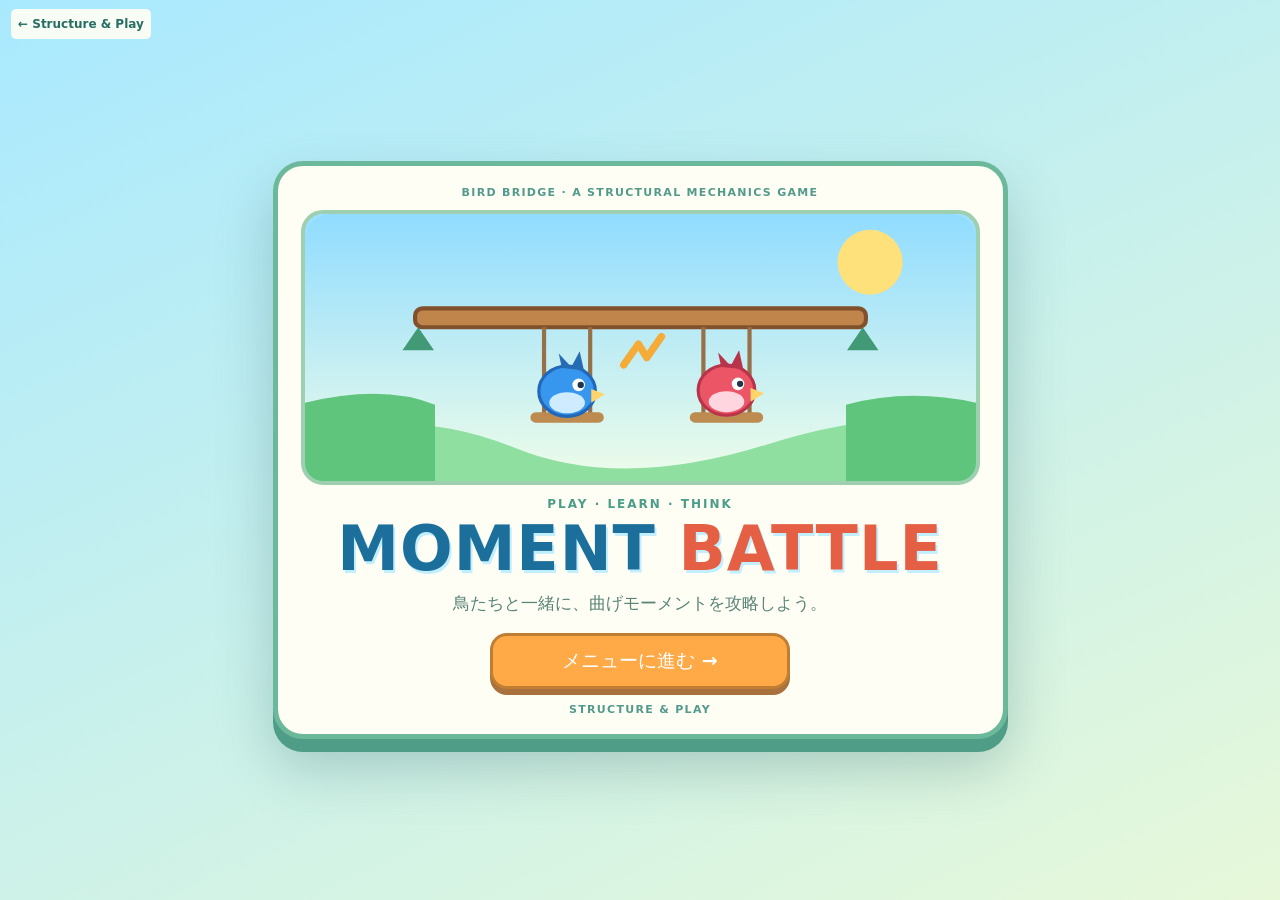
<file: apps/moment-battle/index.html>
<!doctype html>
<html lang="ja">
<head>
  <!-- Google Analytics 4 -->
  <script async src="https://www.googletagmanager.com/gtag/js?id=G-XE1NBEVFK6"></script>
  <script>
    window.dataLayer = window.dataLayer || [];
    function gtag(){dataLayer.push(arguments);}
    gtag('js', new Date());
    gtag('config', 'G-XE1NBEVFK6');
  </script>
<meta charset="utf-8"><meta name="viewport" content="width=device-width,initial-scale=1">
<meta name="theme-color" content="#93e0ff">
<meta name="description" content="鳥を梁に配置し、荷重と曲げモーメントを考える無料の構造力学ゲーム「MOMENT BATTLE」。スマートフォンやPCのブラウザで遊べます。">
<link rel="icon" href="data:image/svg+xml,%3Csvg%20xmlns%3D%22http%3A//www.w3.org/2000/svg%22%20viewBox%3D%220%200%2064%2064%22%3E%0A%3Crect%20width%3D%2264%22%20height%3D%2264%22%20rx%3D%2217%22%20fill%3D%22%23a4e6ff%22/%3E%0A%3Ccircle%20cx%3D%2231%22%20cy%3D%2232%22%20r%3D%2224%22%20fill%3D%22%23ffdc68%22%20stroke%3D%22%23317b54%22%20stroke-width%3D%224%22/%3E%0A%3Cellipse%20cx%3D%2228%22%20cy%3D%2231%22%20rx%3D%2217%22%20ry%3D%2216%22%20fill%3D%22%233289ee%22%20stroke%3D%22%23245b7c%22%20stroke-width%3D%222%22/%3E%0A%3Cellipse%20cx%3D%2229%22%20cy%3D%2240%22%20rx%3D%2210%22%20ry%3D%226%22%20fill%3D%22%23d6edff%22/%3E%0A%3Ccircle%20cx%3D%2237%22%20cy%3D%2227%22%20r%3D%225%22%20fill%3D%22%23fff%22/%3E%3Ccircle%20cx%3D%2239%22%20cy%3D%2227%22%20r%3D%222%22%20fill%3D%22%23233a4c%22/%3E%0A%3Cpath%20d%3D%22M43%2033l13%204-12%207z%22%20fill%3D%22%23ffa733%22%20stroke%3D%22%23ac6323%22%20stroke-width%3D%222%22/%3E%0A%3Cpath%20d%3D%22M17%2019l3-9%206%208%22%20fill%3D%22%23277dc9%22/%3E%0A%3C/svg%3E%0A" type="image/svg+xml">
<style>
:root{font-family:Inter,"Yu Gothic","Hiragino Kaku Gothic ProN",Meiryo,system-ui,sans-serif;color:#e6edf8;background:#0b1424;font-synthesis:none}*{box-sizing:border-box}body{margin:0;background:radial-gradient(ellipse at 12% 0%,#173250 0%,transparent 55%),#0c1424;transition:background .35s}body[data-turn-theme="orange"]{background:radial-gradient(ellipse at 10% 2%,#644025 0%,transparent 56%),#111522}body[data-turn-theme="blue"]{background:radial-gradient(ellipse at 10% 2%,#173d69 0%,transparent 53%),#0c1424}button,input{font:inherit}button{cursor:pointer}button:disabled{opacity:.4;cursor:not-allowed}button:focus-visible,input:focus-visible{outline:3px solid #9ed7ff;outline-offset:2px}svg{display:block;max-width:100%}[hidden]{display:none!important}.app-shell{height:100dvh;min-height:510px;width:min(100%,1400px);padding:12px 22px 7px;margin:auto;display:flex;flex-direction:column;gap:8px;overflow:hidden}.masthead{height:54px;flex:none;display:flex;align-items:center;gap:12px}.brandmark{border:2px solid #4bb5df;border-radius:10px;width:40px;height:40px;display:flex;align-items:center;justify-content:center;gap:4px;transform:rotate(-5deg)}.brandmark i{display:block;width:4px;height:22px;background:#4bb5df;transform:skew(-20deg)}.brandmark i:nth-child(2){height:15px;transform:skew(20deg)}.brand-text{flex:1;min-width:0}.brand-text h1{font-size:22px;letter-spacing:.5px;margin:0;line-height:1.2}.brand-text em{color:#80cbfa;font-weight:900}.eyebrow{font-size:9px;color:#7fadd5;font-weight:900;letter-spacing:1.65px}.tag,.section-tag,.small-tag{border:1px solid #416180;border-radius:20px;color:#b9cddd;padding:6px 10px;font-size:10px;font-weight:800;white-space:nowrap}.screens{flex:1;min-height:0;display:flex;flex-direction:column}.screen{height:100%;min-height:0;display:flex;flex-direction:column;gap:10px;animation:appear .28s ease-out}@keyframes appear{from{opacity:.2;transform:translateY(5px)}to{opacity:1;transform:translateY(0)}}footer{flex:none;height:14px;line-height:14px;text-align:center;font-size:9px;color:#738caa;white-space:nowrap;overflow:hidden;text-overflow:ellipsis}.panel{background:linear-gradient(150deg,#17293f,#122034);border:1px solid #34506d;border-radius:14px;min-width:0;min-height:0}.panel-head{display:flex;align-items:center;justify-content:space-between;gap:8px}.panel h3{font-size:17px;margin:4px 0 0}.panel h2{margin:0}.screen-heading,.result-heading{display:flex;justify-content:space-between;align-items:center;gap:14px;flex:none}.screen-heading h2,.result-heading h2{font-size:27px;margin:2px 0}.screen-heading p,.result-heading p{color:#acbfd6;font-size:12px;margin:0}.primary-button{background:linear-gradient(110deg,#f4a95d,#f8c181);border:1px solid #ffd6a2;color:#1a2940;font-weight:900;border-radius:11px;padding:13px 22px;white-space:nowrap;box-shadow:0 6px 18px #0004}.primary-button:hover:not(:disabled){filter:brightness(1.12)}
/* Settings */
.setup-layout{display:grid;grid-template-columns:minmax(0,1.22fr) minmax(0,.78fr);gap:12px;flex:1;min-height:0}.setup-layout .panel{padding:clamp(12px,2vh,23px);display:flex;flex-direction:column;gap:12px;min-height:0}.stage-options{display:grid;grid-template-columns:repeat(2,minmax(0,1fr));gap:10px}.stage-card{text-align:left;padding:14px;background:#1c334e;border:1px solid #47627e;border-radius:10px;color:#e1efff;display:flex;flex-direction:column;gap:7px;min-width:0}.stage-card[aria-pressed="true"]{border-color:#7dccfc;background:#284c70;box-shadow:inset 0 0 0 1px #86c7ec77}.stage-card:hover{border-color:#8dbbe0}.stage-card strong{font-size:15px}.stage-card small{color:#aecae0;font-size:10px}.stage-segments,.setup-preview{display:flex;width:100%;gap:3px}.stage-segments{height:27px}.stage-segments span,.setup-preview span{display:flex;align-items:center;justify-content:center;min-width:0;border:1px solid #7ea8c6;border-radius:4px;background:#375f80;font-size:11px;font-weight:800;overflow:hidden}.custom-head{display:flex;justify-content:space-between;gap:8px;align-items:center;flex-wrap:wrap;margin-top:6px}.custom-head strong{font-size:14px}.custom-head span{font-size:10px;color:#a9bfd7}.interval-grid{display:grid;grid-template-columns:repeat(4,minmax(0,1fr));gap:10px}.interval-field{display:flex;flex-direction:column;gap:5px;font-size:12px;color:#b9cde2}.interval-field input,#limit-input{background:#0d1c2e;color:#f0f8ff;border:1px solid #587490;border-radius:9px;padding:11px 12px;min-width:0;width:100%;font-size:19px;font-weight:900;font-variant-numeric:tabular-nums}.setup-hint{font-size:11px;color:#acc0d5;line-height:1.65;margin:0}.limit-input-label{font-weight:800;font-size:14px;display:flex;justify-content:space-between;gap:8px}.limit-input-label strong{color:#80c8f8}.setup-rules #limit-input{font-size:29px;padding:13px}.rules-chips{display:flex;gap:7px;flex-wrap:wrap}.rules-chips span{font-size:11px;background:#243a53;border:1px solid #4b6684;border-radius:8px;padding:8px}.rules-chips b{color:#f7c48b}.beam-preview-title{font-size:11px;color:#a9cce7;margin:2px 0 0}.setup-preview{height:54px;align-items:stretch}.setup-preview span{font-size:14px}.error-text{color:#ffb6ab;font-size:11px;margin:0}.setup-rules .primary-button{margin-top:auto;width:100%;font-size:16px;display:flex;justify-content:space-between}.setup-footnote{margin:0;text-align:center;color:#8ba5c3;font-size:10px;flex:none}
/* Arena */
.battle-topline{flex:none;height:72px;display:grid;grid-template-columns:1fr minmax(145px,1fr) 1fr;gap:9px}.battle-team{border:1px solid #496584;border-radius:12px;padding:8px 14px;display:flex;align-items:center;gap:8px;justify-content:space-between;min-width:0;background:#1b2c44}.battle-team strong{font-size:16px;white-space:nowrap}.battle-team small{font-size:10px;color:#a0b9d3;white-space:nowrap}.battle-team .eyebrow{display:none}.player-blue.active{border-color:#54aeff;background:#1a3f68;box-shadow:inset 0 0 0 1px #5c9fdb55}.player-blue strong{color:#8acbff}.player-orange.active{border-color:#f8b468;background:#634021;box-shadow:inset 0 0 0 1px #ca924d55}.player-orange strong{color:#ffcb8f}.turn-center{display:flex;flex-direction:column;align-items:center;justify-content:center;gap:3px;border:1px solid #425d7a;border-radius:12px;background:#17283f}.turn-center span{font-size:11px;font-weight:900;letter-spacing:1px;color:#a8c5df}.turn-center strong{font-size:18px}.battle-toolbar{flex:none;display:flex;align-items:center;justify-content:space-between;gap:10px;height:40px}.stage-info{font-size:12px;color:#c5d7e9;font-weight:800}.toolbar-actions,.load-options{display:flex;gap:7px}.toolbar-actions button,.visibility-toggle,.result-top-actions button:not(.primary-button),.result-controls button{background:#253d58;color:#ebf5ff;border:1px solid #6b8fac;border-radius:9px;font-weight:800;padding:8px 13px;font-size:11px;white-space:nowrap}.toolbar-actions button:hover:not(:disabled),.visibility-toggle:hover,.result-controls button:hover{background:#3c5877}.battle-columns{flex:1;min-height:0;display:grid;grid-template-columns:minmax(0,1.65fr) minmax(290px,.80fr);gap:10px}.play-panel{display:flex;flex-direction:column;gap:9px;padding:12px 15px}.beam-stage{min-height:0;flex:1;border:1px solid #365572;border-radius:10px;background:linear-gradient(#172c44,#172438);display:flex;align-items:center;justify-content:center;overflow:hidden}.beam-stage svg{width:100%;height:100%;max-height:330px}.load-picker{display:flex;align-items:center;justify-content:space-between;flex:none;gap:9px}.load-picker-title{display:flex;flex-direction:column;gap:1px}.load-picker-title strong{font-size:13px}.load-option{font-size:15px;font-weight:900;color:#dceefb;background:#243a51;border:1px solid #546f89;border-radius:9px;padding:8px 14px;min-width:110px}.load-option small{font-size:10px;font-weight:600;color:#bad0df}.load-option.active{background:#315e81;border-color:#8bcdf9}.load-option.special.active{background:#27635f;border-color:#8deadd}.load-option:hover:not(:disabled){filter:brightness(1.18)}.hook-actions{flex:none;display:grid;grid-template-columns:repeat(3,1fr);gap:8px}.hook-button{display:flex;flex-direction:column;gap:4px;text-align:left;background:#1e3550;color:#eaf4ff;border:1px solid #53799c;padding:10px 12px;border-radius:10px;min-width:0}.hook-button:hover:not(:disabled){background:#305477;border-color:#9ed5ff}.hook-pos{color:#8abde5;font-weight:900;font-size:10px;letter-spacing:1px}.hook-button strong{font-size:15px}.hook-sub,.hook-result{font-size:10px;color:#b6c9dd}.hook-result{font-weight:700;color:#c8e9ff}.hook-result.danger{color:#ffa2a2}.action-note{font-size:10px;color:#9dbad5;margin:0;flex:none}.battle-side{display:flex;flex-direction:column;gap:9px;min-height:0}.battle-side .panel{padding:12px 15px}.limit-panel{flex:none}.limit-heading{display:flex;align-items:center;justify-content:space-between;gap:9px}.metric{display:flex;align-items:baseline;gap:9px;margin:9px 0}.metric span{font-size:clamp(34px,5vh,55px);font-weight:950;letter-spacing:-1px;font-variant-numeric:tabular-nums}.metric small{font-size:12px;color:#b9cde0;font-weight:800}.gauge{height:9px;background:#253953;border:1px solid #344f68;border-radius:8px;overflow:hidden}#gauge-fill{background:linear-gradient(90deg,#4bc4ff,#ff936a);height:100%;width:0%;transition:width .25s}.limit-label{display:flex;justify-content:space-between;gap:5px;color:#a2c1dc;font-size:10px;margin-top:8px}.risk-text{font-size:10px;color:#aac4dc;line-height:1.6;margin:8px 0 0}.plot-panel{flex:1;display:flex;flex-direction:column;gap:5px}.plot-panel svg{height:100%;min-height:0;width:100%;background:#122339;border-radius:8px}.stats-panel{flex:none}.stats-grid{display:grid;grid-template-columns:1fr auto;gap:5px;font-size:10px;margin-top:8px;color:#b6c7d9}.stats-grid b{color:#e2efff;text-align:right}.history-panel{flex:1;min-height:0;display:flex;flex-direction:column}.history-list{margin:7px 0 0;padding:0;list-style:none;overflow:auto;min-height:0;flex:1;display:flex;flex-direction:column;gap:6px}.history-list li{display:flex;justify-content:space-between;gap:8px;font-size:11px;border-bottom:1px solid #324862;padding:5px 2px}.history-list .blue{color:#8bcfff}.history-list .orange{color:#ffc38a}
body[data-turn-theme="orange"] .play-panel{border-color:#885f3a}body[data-turn-theme="orange"] .beam-stage{border-color:#74583b;background:linear-gradient(#303344,#252436)}body[data-turn-theme="orange"] .hook-button:hover:not(:disabled){background:#664628;border-color:#edab64}
/* Failure screen: designed to settle into a frozen broken beam, no automatic navigation */
.break-screen{align-items:center;justify-content:space-evenly;gap:8px;text-align:center}.break-head h2{font-size:clamp(22px,4vw,44px);margin:5px 0;color:#ffc5ac;letter-spacing:1px}.break-head p{margin:0;color:#bbccdb;font-size:14px}.fracture-stage{position:relative;border:1px solid #874e54;border-radius:20px;background:radial-gradient(ellipse at 50% 55%,#5a252c,#172336 65%);width:min(100%,920px);max-height:50vh;flex:1;min-height:200px;display:flex;align-items:center;justify-content:center;overflow:hidden}.fracture-stage svg{width:100%;height:100%}.fracture-stage .fracture-left{transform-box:fill-box;transform-origin:100% 50%;animation:crack-left 1.45s cubic-bezier(.3,.8,.4,1) both}.fracture-stage .fracture-right{transform-box:fill-box;transform-origin:0% 50%;animation:crack-right 1.45s cubic-bezier(.3,.8,.4,1) both}.fracture-stage .fall-weight{animation:fall-weight 1.45s cubic-bezier(.2,.65,.4,1) both}.fracture-stage .crack-spark{animation:crack-spark 1.45s ease-out both}.fracture-flash{position:absolute;inset:0;pointer-events:none;background:#fff;opacity:0;animation:fracture-flash 1.45s ease-out both}.break-result{display:flex;align-items:center;gap:15px;justify-content:center;flex-wrap:wrap}.break-result strong{color:#ffc3a5;font-size:clamp(17px,3vw,27px)}.break-result span{color:#f2dfd5;font-size:16px;font-weight:800}.break-continue{font-size:17px;padding:14px 36px}.break-hint{color:#b9cbdb;font-size:12px;margin:0}.fracture-stage.ready{cursor:pointer}.fracture-stage.ready:hover{border-color:#e6ac82}@keyframes crack-left{0%,25%{transform:none}43%{transform:translate(-6px,-2px) rotate(-3deg)}100%{transform:translate(-12px,14px) rotate(12deg)}}@keyframes crack-right{0%,25%{transform:none}43%{transform:translate(8px,2px) rotate(4deg)}100%{transform:translate(12px,18px) rotate(-12deg)}}@keyframes fall-weight{0%,26%{transform:none;opacity:1}100%{transform:translateY(170px) rotate(12deg);opacity:.7}}@keyframes crack-spark{0%,24%{opacity:0;transform:scale(.1)}38%{opacity:1;transform:scale(1.2)}100%{opacity:0;transform:scale(2)}}@keyframes fracture-flash{0%,24%{opacity:0}32%{opacity:.7}46%,100%{opacity:0}}
/* Result view — internal history can scroll, but page does not */
.result-heading{flex:none}.result-heading h2{font-size:22px}.result-heading h2 span{color:#ffbd80}.result-top-actions{display:flex;gap:8px;align-items:center}.result-columns{min-height:0;flex:1;display:grid;grid-template-columns:minmax(0,1.5fr) minmax(245px,.8fr);gap:10px}.result-columns .panel{padding:15px}.result-inspection{display:flex;flex-direction:column;gap:8px}.result-inspection svg{flex:1;min-height:0;width:100%;background:#14263c;border:1px solid #34516d;border-radius:9px}.result-m{font-size:15px;font-variant-numeric:tabular-nums}.plot-legend{display:flex;flex-wrap:wrap;gap:12px;font-size:11px;color:#b8cee0}.plot-legend span{display:flex;align-items:center;gap:6px}.plot-legend i{width:20px;height:3px;background:#65baff}.plot-legend .previous-line{background:repeating-linear-gradient(90deg,#8b9caf 0 6px,transparent 6px 10px)}.plot-legend .failure-line{background:repeating-linear-gradient(90deg,#ed8989 0 6px,transparent 6px 10px)}.result-detail{font-size:11px;color:#cbdbe9;line-height:1.5;margin:0}.result-controls{display:flex;justify-content:space-between;gap:7px;align-items:center}.result-controls span{font-size:12px;font-weight:900}.result-timeline-panel{display:flex;flex-direction:column;gap:12px}.result-timeline{min-height:0;flex:1;overflow:auto;display:flex;flex-direction:column;gap:8px}.result-turn-button{flex:none;display:flex;justify-content:space-between;align-items:center;text-align:left;gap:6px;border:1px solid #4c6882;border-radius:10px;background:#1d344d;padding:9px;color:#eaf2ff;width:100%}.result-turn-button.selected{border-color:#91d0ff;background:#2d4f6c}.result-turn-button:hover{background:#365a78}.result-turn-meta{display:flex;flex-direction:column;gap:3px;min-width:0}.result-turn-meta span{color:#9cd6ff;font-size:10px}.result-turn-meta span.orange{color:#ffc184}.result-turn-meta strong{font-size:12px}.result-turn-meta small{font-size:10px;color:#b5c8d9}.result-mini{flex:0 0 100px;width:100px;height:45px;background:#11253b;border-radius:6px}
@media(max-height:740px) and (min-width:760px){.app-shell{gap:5px;padding-top:6px}.masthead{height:45px}.battle-topline{height:57px}.battle-toolbar{height:33px}.play-panel{gap:5px;padding:9px 12px}.load-option{padding:5px 10px}.hook-button{padding:6px 9px;gap:2px}.battle-side{gap:5px}.battle-side .panel{padding:8px 12px}.metric{margin:3px 0}.risk-text{margin:5px 0 0}.history-list li{padding:3px}.setup-layout .panel{gap:8px}.stage-card{padding:9px}.interval-field input{padding:6px}.results-columns .panel{padding:8px}}
@media(max-width:760px){.app-shell{padding:5px 8px;gap:5px;min-height:0}.masthead{height:40px;gap:8px}.brandmark{width:30px;height:30px}.brand-text h1{font-size:16px}.eyebrow{font-size:8px;letter-spacing:1px}.tag{font-size:8px;padding:4px 6px}.screen{gap:6px}.screen-heading h2{font-size:20px}.screen-heading p{font-size:10px}.setup-layout{grid-template-columns:1fr;grid-template-rows:auto 1fr;gap:7px;overflow:hidden}.setup-layout .panel{padding:10px;gap:6px}.stage-card{padding:7px;gap:4px}.stage-card strong{font-size:12px}.stage-card small{font-size:9px}.stage-segments{height:18px}.custom-head{margin-top:0}.custom-head strong{font-size:11px}.custom-head span{font-size:9px}.interval-field{font-size:9px}.interval-field input{font-size:15px;padding:5px}.setup-hint{font-size:9px}.setup-rules h3{font-size:13px}.setup-rules #limit-input{font-size:21px;padding:5px}.rules-chips span{font-size:9px;padding:4px}.setup-preview{height:27px}.setup-rules .primary-button{font-size:12px;padding:8px}.setup-footnote{font-size:8px}.battle-topline{height:48px;gap:3px;grid-template-columns:1fr 1fr 1fr}.battle-team{padding:4px 6px;display:flex;flex-direction:column;justify-content:center;gap:1px}.battle-team strong{font-size:10px}.battle-team small{font-size:8px}.turn-center span{font-size:7px}.turn-center strong{font-size:11px}.battle-toolbar{height:34px}.stage-info{font-size:9px;max-width:35%;line-height:1.3}.toolbar-actions{gap:3px}.toolbar-actions button{font-size:9px;padding:7px 6px}.battle-columns{grid-template-columns:1fr;grid-template-rows:minmax(0,1.8fr) minmax(130px,.8fr);gap:6px}.play-panel{gap:4px;padding:6px}.panel h3{font-size:13px}.beam-stage svg{max-height:none}.load-picker-title strong{font-size:10px}.load-option{font-size:12px;padding:4px 7px;min-width:87px}.load-option small{font-size:8px}.hook-actions{gap:4px}.hook-button{padding:5px 7px;gap:1px}.hook-button strong{font-size:11px}.hook-pos,.hook-sub,.hook-result{font-size:8px}.action-note{font-size:8px}.battle-side{display:grid;grid-template-columns:1fr 1fr;gap:5px}.battle-side .panel{padding:7px}.limit-panel{grid-column:1}.metric{margin:3px 0}.metric span{font-size:25px}.metric small{font-size:9px}.limit-label{font-size:8px;margin-top:2px}.risk-text{font-size:8px;margin:3px 0 0}.visibility-toggle{font-size:9px;padding:5px}.history-panel{grid-column:2;grid-row:1 / span 2}.history-list{margin-top:2px}.history-list li{font-size:8px;gap:3px;padding:2px}.history-list li b{font-size:8px}.plot-panel{grid-column:1;grid-row:2;padding:5px}.stats-panel{display:none!important}.result-heading h2{font-size:15px}.result-heading p{font-size:9px}.result-top-actions{gap:3px}.result-top-actions button,.result-top-actions .primary-button{font-size:9px;padding:7px}.result-columns{grid-template-columns:1fr;grid-template-rows:minmax(0,1.1fr) minmax(0,.9fr);gap:6px}.result-columns .panel{padding:7px}.result-inspection{gap:4px}.result-m{font-size:10px}.result-detail,.plot-legend{font-size:9px}.result-controls button{font-size:9px;padding:5px}.result-timeline{display:grid;grid-template-columns:1fr 1fr;align-content:start;gap:5px}.result-turn-button{padding:5px}.result-turn-meta strong{font-size:9px}.result-mini{width:68px;flex-basis:68px;height:35px}.break-head h2{font-size:23px}.break-head p{font-size:11px}.fracture-stage{min-height:100px;max-height:45vh}.break-result{gap:5px}.break-result strong{font-size:17px}.break-result span{font-size:11px}.break-continue{padding:11px 20px;font-size:13px}footer{height:10px;line-height:10px;font-size:8px}}
@media(max-height:650px) and (max-width:760px){.screen-heading p,.setup-footnote,.setup-hint,.action-note,.risk-text{display:none}.setup-layout .panel{gap:4px;padding:5px}.setup-preview{height:18px}.stage-card{padding:5px}.stage-segments{height:15px}.battle-topline{height:38px}.battle-toolbar{height:25px}.hook-button{padding:3px}.battle-columns{grid-template-rows:minmax(0,1.8fr) minmax(95px,.8fr)}}
@media(prefers-reduced-motion:reduce){*,*::before,*::after{animation-duration:.01ms!important;transition-duration:.01ms!important}}
/* MOMENT BATTLE 0.6 — Cartoon canyon / bird swing visual theme
   Visual-only overrides. Keep gameplay control ids and core logic intact. */
:root{font-family:system-ui,"Yu Gothic","Hiragino Kaku Gothic ProN",Meiryo,sans-serif;color:#254656;background:#c7f3ff;font-synthesis:none;--ink:#234654;--blue:#267cdd;--orange:#ef7a29;--green:#37ac55;--paper:#fffefa;--edge:#91c9b2;--shadow:0 5px 0 #4e9a7670,0 9px 20px #35738f1b}
body,body[data-turn-theme="blue"]{background:linear-gradient(155deg,#9ae1ff 0%,#d9f6ff 60%,#fff7d8 100%);color:var(--ink)}
body[data-turn-theme="orange"]{background:linear-gradient(160deg,#ffe7b1 0%,#d7f5ff 53%,#fff4dc 100%)}
button:focus-visible,input:focus-visible{outline:3px solid #faaf42;outline-offset:2px}
.app-shell{max-width:1460px;gap:9px;padding:9px 18px 7px}
.masthead{height:59px;background:#fffefaee;border:3px solid #4cab68;border-radius:20px;padding:5px 16px;box-shadow:0 5px 0 #69b682;gap:14px}
.brandmark{width:43px;height:42px;background:#ffda6b;border:3px solid #2d724c;border-radius:50%;transform:rotate(-8deg);box-shadow:2px 3px 0 #e99e3a;position:relative;overflow:visible}
.brandmark i{display:none}
.brandmark::before{content:"";position:absolute;left:10px;top:9px;width:19px;height:17px;background:#3284eb;border-radius:60% 60% 45% 45%;box-shadow:inset -5px -2px #1964be;border:2px solid #28516e}
.brandmark::after{content:"";position:absolute;left:28px;top:18px;border-left:10px solid #ff9941;border-top:5px solid transparent;border-bottom:5px solid transparent;transform:rotate(-6deg)}
.brand-text h1{font-size:clamp(19px,2.2vw,27px);letter-spacing:.2px;color:#235067;font-weight:950}
.brand-text em{color:#e47a2a;font-weight:1000;text-shadow:1px 2px #ffe5a8}
.eyebrow{color:#408b79;font-size:10px;letter-spacing:1.4px}
.tag,.section-tag,.small-tag{color:#366d57;border:2px solid #9ddab1;background:#eaffea;font-weight:900}
.panel{border:3px solid #79bea2;background:#fffcf2;box-shadow:var(--shadow);border-radius:19px;color:#264954}
.panel h3{color:#225c57;font-weight:950}
.screen{gap:10px}
.screen-heading h2,.result-heading h2{color:#235b53;font-weight:950;text-shadow:1px 2px #fff}
.screen-heading p,.result-heading p{color:#476775}
.primary-button{background:#ffb740;border:3px solid #d67a2a;color:#513c25;font-size:14px;font-weight:950;box-shadow:0 5px 0 #c27d35;padding:10px 18px;transition:transform .14s,box-shadow .14s}
.primary-button:hover:not(:disabled){filter:brightness(1.05);transform:translateY(-2px);box-shadow:0 7px 0 #c27d35}
.primary-button:active:not(:disabled){transform:translateY(3px);box-shadow:0 2px 0 #c27d35}
footer{color:#4c8694;font-size:10px;font-weight:650}
/* setup */
.setup-layout .panel{padding:clamp(12px,1.8vh,21px)}
.stage-card{background:#f3ffed;color:#2b6057;border:2px solid #9fd4a5;box-shadow:0 3px 0 #83bd94;padding:12px}
.stage-card strong{color:#265c4d}
.stage-card small{color:#567f6c}
.stage-card[aria-pressed="true"]{background:#d4f9cd;border-color:#2da858;box-shadow:0 4px 0 #73bd78,inset 0 0 0 2px #faffee}
.stage-card:hover{border-color:#39ae6b}
.stage-segments span,.setup-preview span{background:#ffcb77;color:#704424;border:2px solid #c99445;font-weight:950;border-radius:6px}
.stage-segments span:nth-child(even),.setup-preview span:nth-child(even){background:#ffecaa}
.custom-head strong,.limit-input-label{color:#285f56}
.custom-head span,.setup-hint,.interval-field,.beam-preview-title{color:#587d72}
.interval-field input,#limit-input{background:#fff;color:#275469;border:2px solid #9ac8b4;box-shadow:inset 0 2px 3px #d9eae488}
.interval-field input:focus,#limit-input:focus{border-color:#40ae77}
.limit-input-label strong{color:#e27b29}
.rules-chips span{background:#e8f9d9;border:2px solid #91ca9a;color:#385e50;font-weight:800}
.rules-chips b{color:#d76b25}
.setup-rules .primary-button{margin-top:auto}
.error-text{color:#b43628}
.setup-footnote{color:#497b81}
/* current turn and navigation */
.battle-topline{height:69px;gap:10px}
.battle-team{border:3px solid #a9c9dd;background:#f7fcff;border-radius:16px;padding:7px 16px;box-shadow:0 4px 0 #9ccddd}
.battle-team strong{font-weight:950;color:#3179b8}
.battle-team small{color:#618299;font-weight:800}
.player-blue.active{background:#d6efff;border-color:#2489e8;box-shadow:0 4px 0 #429ad4}
.player-blue strong{color:#176dc2}
.player-orange.active{background:#ffdfac;border-color:#e88b38;box-shadow:0 4px 0 #e4a051}
.player-orange strong{color:#c85d25}
.turn-center{background:#fffefa;border:3px solid #83c49f;border-radius:16px;box-shadow:0 4px 0 #81be98;color:#2c6659}
.turn-center span{color:#59917e}
.turn-center strong{font-weight:950}
body[data-turn-theme="orange"] .turn-center{background:#fff0d2;border-color:#eba24e;box-shadow:0 4px 0 #edbd75}
.battle-toolbar{height:36px}
.stage-info{color:#316e65;font-size:12px}
.toolbar-actions button,.visibility-toggle,.result-top-actions button:not(.primary-button),.result-controls button{background:#e5f8ee;color:#286057;border:2px solid #75bfa5;border-radius:11px;font-weight:900;padding:6px 12px;box-shadow:0 2px 0 #a3c8a7}
.toolbar-actions button:hover:not(:disabled),.visibility-toggle:hover,.result-controls button:hover{background:#c5f4df}
/* play area */
.battle-columns{grid-template-columns:minmax(0,1.65fr) minmax(290px,.79fr);gap:12px}
.play-panel{padding:11px 13px;gap:8px}
.beam-stage{border:3px solid #65ad91;border-radius:16px;background:#93e0ff;min-height:0;overflow:hidden;box-shadow:inset 0 2px 8px #5faed566}
.beam-stage svg{height:100%;max-height:none}
body[data-turn-theme="orange"] .play-panel,body[data-turn-theme="orange"] .beam-stage{border-color:#e6a252}
body[data-turn-theme="orange"] .beam-stage{background:#93e0ff}
.load-picker-title strong{color:#3c6554}
.load-option{background:#eaf8ff;color:#205f82;border:2px solid #8dc5d4;border-radius:13px;box-shadow:0 3px 0 #b0d4db;padding:7px 13px;font-weight:950}
.load-option small{color:#497989}
.load-option.active{background:#d0ecff;border-color:#3488df;box-shadow:0 3px 0 #68a5db}
.load-option.special.active{background:#fff0bd;border-color:#e9a13b;box-shadow:0 3px 0 #e9bb73}
.load-option:hover:not(:disabled){filter:brightness(1.045)}
.hook-actions{gap:8px}
.hook-button{background:#e8fbe7;color:#225e59;border:2px solid #7abc92;border-radius:13px;box-shadow:0 3px 0 #9bcda2;padding:9px 11px;gap:2px}
.hook-button:hover:not(:disabled),body[data-turn-theme="orange"] .hook-button:hover:not(:disabled){background:#fff0c9;color:#5f4a2c;border-color:#edab52;transform:translateY(-1px)}
.hook-pos{color:#3ca474}
.hook-button strong{color:#255c59;font-weight:950}
.hook-sub,.hook-result{color:#557c72}
.hook-result.danger{color:#b53a3e}
.action-note{color:#56837b;font-size:10px}
/* right hand sidebar */
.battle-side{gap:8px}
.battle-side .panel{padding:11px 13px}
.limit-panel{background:#fefaf2;border-color:#efba6d;box-shadow:0 4px 0 #eac18d}
.visibility-toggle{background:#fff2d3;border-color:#e7b061;color:#a26224}
.metric span{color:#2a795f}
.metric small{color:#607d74}
.gauge{background:#c3e3d4;border:1px solid #94c0b2}
#gauge-fill{background:linear-gradient(90deg,#38bf6b,#ffd345,#f48443)}
.limit-label,.risk-text{color:#618174}
.plot-panel svg,.result-inspection svg{background:#f3fcfd;border:2px solid #a3d9dc;border-radius:12px}
.stats-grid{color:#577c77}
.stats-grid b{color:#235b6a}
.history-panel{background:#f7fff4}
.history-list li{border-bottom:1px solid #c8e4d4;color:#40645e}
.history-list .blue{color:#1c77ce}
.history-list .orange{color:#d86a20}
/* bright cartoon breaking screen */
.break-screen{gap:8px;justify-content:space-evenly}
.break-head .eyebrow{color:#b06a29}
.break-head h2{font-size:clamp(23px,3.2vw,41px);font-weight:1000;letter-spacing:.4px;color:#e36a3d;text-shadow:3px 3px 0 #ffec9f,-2px -1px 0 #fff}
.break-head p{color:#436e64;font-weight:800}
.fracture-stage{background:#94e3ff;border:4px solid #e8a357;border-radius:24px;box-shadow:0 7px 0 #cb8551;min-height:160px;max-height:49vh;isolation:isolate}
.fracture-stage svg{height:100%;width:100%}
.fracture-stage .fracture-left{transform-box:fill-box;transform-origin:0 50%;animation:cartoon-break-left 1.86s ease-in-out both}
.fracture-stage .fracture-right{transform-box:fill-box;transform-origin:100% 50%;animation:cartoon-break-right 1.86s ease-in-out both}
.fracture-stage .swing-break{transform-box:fill-box;transform-origin:50% 0;animation:cartoon-swing 1.86s ease-in-out both}
.fracture-stage .crack-burst{transform-box:fill-box;transform-origin:50% 65%;animation:cartoon-impact 1.86s ease-out both}
.fracture-stage .escape-bird{transform-box:fill-box;transform-origin:50% 50%;animation:cartoon-fly 1.86s ease-out both}
.fracture-stage .escape-0{--fly-x:-45px;--fly-rot:-20deg}
.fracture-stage .escape-1{--fly-x:45px;--fly-rot:20deg}
.fracture-stage .wood-chip{animation:cartoon-chip 1.86s ease-out both}
.fracture-flash{background:#fff8d3;animation:cartoon-flash 1.86s ease-out both;mix-blend-mode:screen}
.break-result{padding:8px 24px;background:#fff9e6;border:3px solid #ebac55;border-radius:18px;box-shadow:0 4px 0 #f3d99e}
.break-result strong{color:#bb5528;font-weight:950}
.break-result span{color:#39685b}
.break-hint{color:#356b68;font-size:13px;font-weight:850}
.fracture-stage.ready:hover{border-color:#f2bc49}
@keyframes cartoon-break-left{0%,25%{transform:none}31%{transform:translateY(5px) rotate(-1deg)}46%{transform:translateY(-4px) rotate(-3deg)}65%,100%{transform:translate(-2px,15px) rotate(14deg)}}
@keyframes cartoon-break-right{0%,25%{transform:none}32%{transform:translateY(5px) rotate(2deg)}46%{transform:translateY(-5px) rotate(4deg)}65%,100%{transform:translate(2px,15px) rotate(-14deg)}}
@keyframes cartoon-swing{0%,27%{transform:rotate(0)}35%{transform:rotate(13deg)}56%{transform:rotate(-19deg)}78%{transform:rotate(12deg)}100%{transform:rotate(-8deg)}}
@keyframes cartoon-impact{0%,36%{opacity:0;transform:scale(.4)}43%{opacity:1;transform:scale(1.2)}61%,100%{opacity:1;transform:scale(1)}}
@keyframes cartoon-fly{0%,37%{opacity:0;transform:none}44%{opacity:1}67%,100%{opacity:1;transform:translate(var(--fly-x),-76px) rotate(var(--fly-rot))}}
@keyframes cartoon-chip{0%,40%{opacity:0}55%{opacity:1}100%{opacity:.85;transform:translateY(45px) rotate(10deg)}}
@keyframes cartoon-flash{0%,40%{opacity:0}43%{opacity:.55}49%,100%{opacity:0}}
/* results */
.result-heading{background:#f4ffeed9;border:2px solid #a9d5ab;border-radius:17px;padding:9px 15px}
.result-heading h2 span{color:#d76b20}
.result-m{font-weight:950}
.plot-legend,.result-detail{color:#4c786f}
.plot-legend .current-line{background:#2985e9}
.plot-legend .previous-line{background:repeating-linear-gradient(90deg,#839c9d 0 6px,transparent 6px 10px)}
.plot-legend .failure-line{background:repeating-linear-gradient(90deg,#d95d59 0 6px,transparent 6px 10px)}
.result-turn-button{border:2px solid #b8dcc4;background:#f8fff7;color:#28545a;border-radius:13px;padding:7px 9px;box-shadow:0 2px 0 #d1e4d0}
.result-turn-button.selected{background:#fff1ba;border-color:#e7a34c;box-shadow:0 2px 0 #eccf87}
.result-turn-button:hover{background:#e0f7e1}
.result-turn-meta span{color:#2779ca;font-weight:900}
.result-turn-meta span.orange{color:#d26a28}
.result-turn-meta small{color:#557d76}
.result-mini{background:#effcff;border:1px solid #c6e3e7}
/* small laptop window retains no document scrolling; content panels can scroll if necessary */
@media(max-height:740px) and (min-width:761px){.app-shell{padding-top:5px;gap:5px}.masthead{height:45px}.battle-topline{height:54px}.battle-toolbar{height:32px}.play-panel{gap:5px;padding:8px}.load-option{padding:5px 9px}.hook-button{padding:6px 8px}.battle-side{gap:5px}.battle-side .panel{padding:7px 10px}.setup-layout .panel{gap:7px}.stage-card{padding:8px}.result-columns .panel{padding:9px}.break-head h2{font-size:27px}}
@media(max-width:760px){
 .app-shell{padding:5px 7px 3px;gap:5px}.masthead{height:43px;padding:3px 9px;border-width:2px;border-radius:13px;box-shadow:0 3px 0 #69b682}.brandmark{width:28px;height:28px;border-width:2px}.brandmark::before{left:5px;top:5px;width:14px;height:13px}.brandmark::after{left:19px;top:10px}.brand-text h1{font-size:16px}.tag{font-size:8px}.panel{border-width:2px;border-radius:12px;box-shadow:0 2px 0 #a7cbb1}.battle-topline{height:50px;gap:3px}.battle-team{padding:4px;border-width:2px;border-radius:10px;box-shadow:0 2px 0 #a5cfe1}.battle-team strong{font-size:10px}.battle-team small{font-size:8px}.turn-center{border-width:2px;border-radius:10px}.battle-toolbar{height:32px}.stage-info{font-size:9px}.toolbar-actions button{font-size:9px;padding:5px}.battle-columns{grid-template-columns:1fr;grid-template-rows:minmax(0,1.6fr) minmax(135px,.85fr);gap:5px}.play-panel{padding:5px;gap:4px}.beam-stage{border-width:2px}.load-option{min-width:82px;padding:4px 6px}.hook-button{padding:4px 6px;border-width:2px}.hook-pos,.hook-sub,.hook-result{font-size:8px}.battle-side{gap:5px}.battle-side .panel{padding:6px}.limit-panel{box-shadow:none}.risk-text{font-size:8px}.metric span{font-size:25px}.result-heading{padding:5px 7px}.result-turn-button{padding:3px}.result-inspection svg{border-width:1px}.fracture-stage{min-height:115px;max-height:43vh;border-width:3px;box-shadow:0 4px 0 #d39c65}.break-result{padding:5px 10px;border-width:2px}.setup-layout .panel{padding:7px;gap:5px}.stage-card{padding:6px;border-width:2px}.stage-segments span,.setup-preview span{border-width:1px}.setup-rules #limit-input{font-size:20px;padding:4px}}
@media(prefers-reduced-motion:reduce){.fracture-stage .fracture-left,.fracture-stage .fracture-right,.fracture-stage .swing-break,.fracture-stage .crack-burst,.fracture-stage .escape-bird,.fracture-stage .wood-chip,.fracture-flash{animation-duration:.01ms!important;animation-delay:0ms!important}}
/* Keep the compact mobile masthead strictly on one line. */
@media(max-width:760px){.masthead .brand-text .eyebrow{display:none}.brand-text h1{font-size:clamp(14px,4.2vw,18px);white-space:nowrap}.brand-text{display:flex;align-items:center}.masthead .tag{font-size:7px}.masthead{gap:8px}}
/* Allocate meaningful space for the bending-moment chart when revealed. */
@media(min-width:761px){
 body[data-moments="shown"] .battle-side .panel{padding:8px 12px}
 body[data-moments="shown"] .metric{margin:1px 0 4px}
 body[data-moments="shown"] .metric span{font-size:34px}
 body[data-moments="shown"] .risk-text{margin-top:3px;line-height:1.2}
 body[data-moments="shown"] .limit-label{margin-top:3px}
 body[data-moments="shown"] .plot-panel{flex:2.2;min-height:125px;gap:2px}
 body[data-moments="shown"] .plot-panel svg{flex:1;min-height:88px}
 body[data-moments="shown"] .stats-panel{flex:none}
 body[data-moments="shown"] .stats-grid{gap:2px;margin-top:4px}
 body[data-moments="shown"] .history-panel{flex:.5;min-height:65px}
}
/* v0.7: sunny countdown / bird migration mode */
.time-setting{border:2px dashed #96d4ac;border-radius:15px;background:#f0fff4;padding:10px 13px;display:grid;gap:5px}
.time-heading{display:flex;align-items:center;justify-content:space-between;gap:10px}
.time-heading label{font-size:14px;font-weight:950;color:#326d5b}
.time-heading output{background:#ffdf7d;border:2px solid #e4aa43;border-radius:10px;color:#81501c;font-size:18px;font-weight:950;min-width:83px;text-align:center;padding:3px 8px}
#turn-seconds{width:100%;accent-color:#3cae77;cursor:pointer;min-height:24px}
#turn-seconds:disabled{opacity:.35;cursor:not-allowed}
.range-labels{display:flex;justify-content:space-between;color:#617e6f;font-size:10px;font-weight:850;margin-top:-4px}
.no-time-label{display:flex;align-items:center;gap:9px;font-size:13px;font-weight:850;color:#37695a;cursor:pointer}
.no-time-label input{width:18px;height:18px;accent-color:#42ad78}
.time-setting .setup-hint{font-size:10px;line-height:1.45}
.turn-center{position:relative;gap:0}
.turn-center>span{font-size:10px}
.turn-center>strong{font-size:15px}
.turn-clock{display:flex;align-items:center;gap:3px;border:2px solid #83c6ad;background:#fffef3;border-radius:15px;padding:1px 10px;color:#176d54;font-variant-numeric:tabular-nums;white-space:nowrap;box-shadow:0 2px 0 #b6e3c3}
.turn-clock strong{font-size:20px;font-weight:1000;min-width:2ch;text-align:right}
.turn-clock span{font-size:11px;font-weight:900}
.turn-clock .clock-icon{font-size:18px}
.turn-clock.urgent{color:#bf382f;border-color:#e7795d;background:#fff0d2;animation:timer-pulse .65s ease-in-out infinite alternate}
@keyframes timer-pulse{from{transform:scale(1)}to{transform:scale(1.065)}}
/* Full game viewport centered hand-off: timer does not run behind it. */
.turn-popup{position:fixed;z-index:50;inset:0;display:flex;align-items:center;justify-content:center;background:#18495f6e;backdrop-filter:blur(4px);padding:14px}
.turn-popup-card{width:min(440px,93vw);background:#ecfaff;border:5px solid #2587d9;border-radius:34px;box-shadow:0 16px 0 #16518b,0 26px 48px #29516b5f;text-align:center;padding:23px 28px 25px;color:#195a91;animation:popup-hop .38s cubic-bezier(.16,1.5,.36,1) both}
.turn-popup[data-player="orange"] .turn-popup-card{background:#fff5dd;border-color:#f19438;box-shadow:0 16px 0 #ba591f,0 26px 48px #8b562b66;color:#b15a16}
.popup-kicker{font-size:12px;font-weight:950;letter-spacing:2px}
.popup-bird{font-size:54px;line-height:1.2;margin:5px 0 0;filter:drop-shadow(2px 4px 0 #ffffff88)}
.turn-popup-card h2{font-size:clamp(26px,4vw,39px);margin:3px 0 8px;font-weight:1000;letter-spacing:1px}
.turn-popup-card p{font-size:14px;font-weight:850;margin:0 0 16px}
.turn-popup-card button{border-radius:15px;padding:10px 25px;background:#fffdf5;border:2px solid currentColor;color:inherit;font-weight:950;box-shadow:0 3px 0 #8884}
@keyframes popup-hop{from{transform:translateY(35px) scale(.75);opacity:.2}to{transform:translateY(0) scale(1);opacity:1}}
/* Larger public point load and EVERY bird: generated directly from moves. */
.beam-stage .hook-load-badge{filter:drop-shadow(0 3px 2px #4a917777)}
.beam-stage .hook-load-value{paint-order:stroke;stroke:#fff9e7;stroke-width:1px}
@media(max-height:740px) and (min-width:761px){
 .time-setting{padding:6px 10px;gap:1px}
 .time-heading output{font-size:15px;padding:1px 6px}
 .time-setting .setup-hint{font-size:9px}
 .setup-rules .rules-chips span{padding:5px}
 .turn-clock strong{font-size:16px}
 .turn-center>span{font-size:8px}
 .turn-center>strong{font-size:12px}
}
@media(max-width:760px){
 .time-setting{padding:5px 8px;gap:2px}
 .time-heading label{font-size:10px}
 .time-heading output{font-size:12px;padding:1px 5px;min-width:52px}
 #turn-seconds{min-height:19px}
 .no-time-label{font-size:10px;gap:5px}
 .no-time-label input{width:14px;height:14px}
 .time-setting .setup-hint{font-size:9px;line-height:1.2}
 .turn-center>strong{font-size:11px}
 .turn-center>span{font-size:7px}
 .turn-clock{padding:0 3px;gap:1px;border-width:1px}
 .turn-clock strong{font-size:15px}
 .turn-clock span{font-size:8px}
 .turn-clock .clock-icon{font-size:12px}
 .turn-popup-card{padding:18px 14px;border-radius:25px}
}
@media(prefers-reduced-motion:reduce){.turn-popup-card,.turn-clock.urgent{animation:none!important}}
/* Keep the new countdown controls inside the setup card, including at 768px. */
.setup-layout .panel{gap:7px;padding:12px 15px}
.setup-rules .primary-button{padding:9px 16px}
.setup-rules #limit-input{font-size:26px;padding:9px 12px}
.setup-rules .rules-chips span{padding:6px}
.setup-rules .setup-preview{height:44px}
@media(max-width:760px){.setup-layout .panel{padding:7px;gap:4px}.setup-rules #limit-input{font-size:20px;padding:4px}.setup-rules .setup-preview{height:28px}}


/* Mobile: make tall setup forms and game views accessible by natural page scrolling. */
@media (max-width:760px), (max-height:600px) {
  html, body {height:auto; min-height:100%; overflow-x:hidden; overflow-y:auto;}
  .app-shell {height:auto; min-height:100dvh; overflow:visible;}
  .screen {height:auto; min-height:0; flex:none;}
  .setup-layout {flex:none; grid-template-columns:minmax(0,1fr); grid-template-rows:auto auto; overflow:visible;}
  .setup-layout .panel {min-height:0; height:auto; overflow:visible;}
  .setup-rules #start-game {min-height:48px; margin-top:12px; touch-action:manipulation;}
  .setup-footnote {margin:9px 0 16px;}
  .battle-columns {flex:none; min-height:0; grid-template-columns:minmax(0,1fr); grid-template-rows:auto auto; overflow:visible;}
  .play-panel {min-height:310px;}
  .beam-stage {min-height:190px; flex:1 0 190px;}
  .battle-side {min-height:0; overflow:visible;}
  .result-columns {flex:none; min-height:0; grid-template-columns:minmax(0,1fr); grid-template-rows:auto auto;}
  .result-inspection svg {min-height:200px; flex:0 0 auto;}
  .turn-popup {overflow-y:auto; -webkit-overflow-scrolling:touch;}
  .turn-popup-card {max-height:calc(100dvh - 28px); overflow:auto;}
}

.cpu-controls{display:grid;gap:6px;margin-top:9px;padding:8px 10px;border:2px dashed #8ed3b2;border-radius:14px;background:#f4fff4;color:#285c4e}
.cpu-controls>strong{font-size:12px}.cpu-controls-grid{display:grid;grid-template-columns:repeat(3,minmax(0,1fr));gap:6px}
.cpu-controls-grid label{font-size:10px;font-weight:850;display:grid;gap:3px;min-width:0}
.cpu-controls-grid select{width:100%;max-width:100%;min-width:0;border:1.5px solid #a2cdb9;border-radius:8px;padding:5px 3px;background:white;color:#214f44;font-size:11px;font-weight:800}
.streak-chip,.battle-streak,.result-streak{display:inline-flex;align-items:center;gap:6px;border:2px solid #f1c45f;border-radius:30px;background:#fff1b8;color:#795321;font-size:11px;font-weight:950;padding:4px 11px;width:fit-content}
.battle-streak{padding:3px 9px;white-space:nowrap}.result-streak{margin-top:5px;font-size:13px}.cpu-role{font-size:11px;font-weight:900;color:#126e6b}
@media(max-width:670px){.cpu-controls-grid{gap:4px}.cpu-controls-grid label{font-size:10px}.cpu-controls-grid select{font-size:10px;padding:6px 1px}.cpu-controls{margin-top:6px;padding:6px 8px}.battle-streak{font-size:10px;padding:2px 6px}}

/* Confirmation preview: only this separate URL has compact labels. */
.setup-beam>.setup-hint,.setup-rules>.setup-hint,.screen-heading p{display:none}
.setup-footnote{font-size:10px;letter-spacing:1px}
.cpu-controls{padding:8px 10px;margin-top:6px}
.setup-rules .time-setting{margin-top:5px}
#turn-help{font-size:11px}
@media(max-width:700px){.screen-heading{gap:5px}.cpu-controls{padding:6px 8px}}

.bird-play{gap:7px!important;min-height:0}
.bird-play-title,.bird-play-foot{display:flex;align-items:center;justify-content:space-between;gap:8px;font-weight:1000;color:#2c735f;flex:none}
.bird-play-title{font-size:15px;letter-spacing:.7px}
.bird-play-foot{font-size:12px}
.bird-play-foot span{color:#5b9b80}
.cage-row{display:grid;grid-template-columns:minmax(0,1fr) 98px minmax(0,1fr);gap:10px;flex:none;min-height:124px}
.bird-cage{position:relative;overflow:hidden;min-width:0;border:3px solid #b3d5d1;border-radius:18px;padding:7px 10px 9px;display:flex;flex-direction:column;gap:6px;transition:background .2s,border-color .2s,box-shadow .2s}
.bird-cage.blue-cage{--bird-color:#2584ec;--bird-dark:#115cae;--bird-wing:#bfe5ff;background:#e5f3ff}
.bird-cage.orange-cage{--bird-color:#e94355;--bird-dark:#ac3041;--bird-wing:#ffd0d7;background:#ffedf0}
.cage-label{position:relative;z-index:2;display:flex;justify-content:space-between;align-items:center;font-weight:1000;font-size:14px;letter-spacing:1px;color:var(--bird-dark)}
.cage-label small{font-size:10px;opacity:.8}
.cage-tokens{display:flex;align-items:center;justify-content:center;gap:9px;position:relative;z-index:2;flex:1}
.cage-bird{display:flex;align-items:center;justify-content:center;flex-direction:column;gap:0;min-width:63px;max-width:85px;flex:1;height:72px;background:#fffdf4;border:2px solid #c7d7cf;border-radius:16px;color:#285d59;touch-action:none;user-select:none;-webkit-user-select:none;cursor:grab;box-shadow:0 3px 0 #b2bbaa;transition:box-shadow .12s}
.cage-bird svg{height:42px;width:52px;pointer-events:none}
.cage-bird strong{font-size:15px;font-weight:1000;line-height:1}
.cage-bird:disabled{opacity:.38;cursor:not-allowed;filter:grayscale(.4)}
.cage-bird.is-selected:not(:disabled){border-color:var(--bird-color);box-shadow:0 0 0 2px var(--bird-color),0 3px 0 #b2bbaa}
.bird-cage.is-active{border-color:var(--bird-color);box-shadow:0 0 0 4px #fff,0 0 0 7px var(--bird-color)}
.bird-cage:not(.is-active){filter:saturate(.66)}
.drag-hint{display:flex;align-items:center;justify-content:center;flex-direction:column;gap:3px;color:#367b70;text-align:center;background:#ecfff1;border:2px dashed #8ed4a6;border-radius:16px}
.drag-hint .hint-arrow{font-size:30px;line-height:.8;color:#2ba77d}
.drag-hint strong{font-size:17px;line-height:1.1;font-weight:1000}
.drag-hint small{font-weight:950;font-size:11px;color:#528b69}
.drag-hint.orange-turn{color:#c46b2e;background:#fff3e2;border-color:#efa457}
.swing-scene{flex:1 1 auto!important;min-height:180px!important;border:3px solid #77d7b3!important;border-radius:17px!important;background:#93e0ff!important}
.swing-scene.drop-over{border-color:#ffab4b!important;box-shadow:0 0 0 5px #ffe199aa,inset 0 0 30px #fff3}
#swing-drop{cursor:pointer}
#bird-drag-ghost{position:fixed;left:0;top:0;z-index:90;pointer-events:none;background:#fffded;border:3px solid #42a889;border-radius:20px;padding:8px 13px;color:#245d59;font-weight:1000;font-size:19px;box-shadow:0 12px 22px #142e3450;transform:translate(-50%,-70%)}
.quick-settings{position:fixed;inset:0;z-index:75;background:#1c4b6e9e;display:grid;place-items:center;padding:12px}
.quick-card{width:min(530px,100%);background:#fffdf3;border:5px solid #7dcdb1;border-radius:25px;padding:18px;box-shadow:0 16px 0 #256b5c52;color:#285c52;display:grid;gap:13px}
.quick-top{display:flex;justify-content:space-between;align-items:center;font-size:23px}
.quick-top button{background:#f0f7ea;border:2px solid #b7d8c0;border-radius:9px;padding:4px 12px;color:#285c52}
.quick-grid{display:grid;grid-template-columns:repeat(2,minmax(0,1fr));gap:10px}
.quick-grid label{display:grid;gap:5px;font-weight:950;font-size:12px;color:#448473}
.quick-grid input,.quick-grid select{width:100%;min-width:0;border:2px solid #b8d8cb;padding:10px;border-radius:10px;background:white;color:#235c57;font-size:16px;font-weight:900}
.quick-card small{font-size:11px;font-weight:800;color:#699388}
.quick-actions{display:grid;grid-template-columns:1fr 1fr;gap:9px}
.quick-actions button{padding:12px;border-radius:12px;border:2px solid #b8d6c3;font-weight:1000;color:#326e5d;background:#e4f7eb}
#quick-apply{background:#ff9a3b;color:#fff;border-color:#d77927}
@media(max-width:920px){.cage-row{grid-template-columns:minmax(0,1fr) 72px minmax(0,1fr);gap:6px}.drag-hint strong{font-size:14px}}
@media(max-width:650px){.bird-play{gap:6px!important}.cage-row{min-height:106px;grid-template-columns:minmax(0,1fr) 59px minmax(0,1fr);gap:5px}.bird-cage{padding:5px 4px;border-radius:13px;gap:2px}.cage-label{font-size:11px}.cage-label small{font-size:8px}.cage-tokens{gap:3px}.cage-bird{min-width:0;height:62px;border-radius:11px}.cage-bird svg{height:34px;width:42px}.cage-bird strong{font-size:12px}.drag-hint strong{font-size:11px}.drag-hint small{font-size:9px}.drag-hint .hint-arrow{font-size:22px}.bird-play-title{font-size:13px}.bird-play-foot{font-size:10px}.swing-scene{min-height:170px!important}.quick-grid{gap:8px}}

/* STORY is a single-player CPU journey; level and timer stay adjustable. */
.quick-grid label:first-child,.quick-grid label:nth-child(3),.quick-grid label:nth-child(4){display:none}
/* Review-only menu: story path & alternate classic mode */
.mode-choice{position:fixed;inset:0;z-index:150;display:grid;place-items:center;background:linear-gradient(#9ddfff,#d6f5dd);padding:14px;overflow:auto}
.mode-shell{position:relative;overflow:hidden;width:min(860px,100%);border:5px solid #6fba9a;border-radius:30px;background:#fffdf6;box-shadow:0 20px 0 #4d9c7b,0 25px 50px #224e6b42;padding:0 25px 25px;color:#28675c}
.mode-sky{height:143px;position:relative;margin:0 -25px;background:linear-gradient(#91dafa,#dcf8ff);overflow:hidden}
.mode-ground{position:absolute;bottom:0;width:100%;height:26px;background:#67cc78;border-top:6px solid #35a35a}
.mode-sun{position:absolute;right:11%;top:20px;width:67px;height:67px;border-radius:50%;background:#ffda58;border:5px solid #ffba42}
.mode-cloud{position:absolute;width:140px;height:35px;background:#fff;border-radius:100px;top:40px;left:15%;box-shadow:27px -15px 0 -3px #fff}
.mode-cloud.cloud-b{top:83px;left:57%;transform:scale(.75)}
.mode-bird{position:absolute;bottom:6px;font-size:60px}.bird-b{left:28%}.bird-o{right:25%}
.mode-copy{text-align:center;margin:15px 0 20px}.mode-eyebrow{font-size:12px;font-weight:1000;letter-spacing:2px;color:#4c9d8c}
.mode-copy h2{font-size:clamp(32px,6vw,53px);margin:4px 0 0;font-weight:1000;color:#2c7a67}
.mode-copy p{font-size:11px;font-weight:950;letter-spacing:1px;color:#61968b;margin:0}
.mode-grid{display:grid;grid-template-columns:repeat(2,minmax(0,1fr));gap:18px}
.mode-card{text-decoration:none;min-width:0;cursor:pointer;display:flex;flex-direction:column;align-items:center;gap:7px;border:4px solid #8dd0b0;border-radius:21px;padding:18px 10px;background:#ebfff0;color:#226a54;box-shadow:0 7px 0 #a9c8b0;font:inherit}
.mode-card.mode-story{background:#fff1ba;border-color:#e9b94f;color:#985e21;box-shadow:0 7px 0 #d7b26b}
.mode-icon{font-size:47px}.mode-name{font-size:30px;font-weight:1000;letter-spacing:1px}
.mode-tag{padding:4px 12px;background:#fa8f37;color:white;border-radius:50px;font-size:12px;font-weight:1000}
.mode-detail{font-size:11px;font-weight:950;letter-spacing:.7px}
.mode-arrow{padding:9px 28px;color:#fff;background:#3da77e;border-radius:20px;font-weight:1000;margin-top:5px;font-size:16px}
.mode-story .mode-arrow{background:#ee9141}.mode-card:hover{transform:translateY(-2px)}
.mode-footer{text-align:center;margin-top:18px;font-size:10px;font-weight:900;color:#86a6a0}
@media(max-width:600px){.mode-choice{padding:8px}.mode-shell{padding:0 10px 16px;border-radius:20px}.mode-sky{margin:0 -10px;height:120px}.mode-grid{gap:8px}.mode-card{padding:12px 4px;border-width:3px}.mode-icon{font-size:36px}.mode-name{font-size:23px}.mode-detail{font-size:9px}.mode-copy{margin:12px 0}.mode-copy h2{font-size:30px}.mode-sun{width:50px;height:50px}.mode-bird{font-size:44px}.mode-cloud{transform:scale(.6)}}

/* STORY tutorial and physical inventory. The old public game remains unchanged. */
.story-rules{position:fixed;inset:0;z-index:175;display:grid;place-items:center;background:linear-gradient(155deg,#8bdcfb,#d8f8d7);padding:12px;overflow:auto}
.story-rule-card{color:#2b6e5f;width:min(560px,100%);max-height:min(95dvh,900px);overflow:auto;border:5px solid #5eb88d;border-radius:28px;background:#fffdf2;padding:19px 23px 21px;box-shadow:0 13px 0 #3294735b,0 22px 45px #386b8055;text-align:center;display:grid;gap:11px}
.story-rule-top{display:flex;align-items:center;justify-content:space-between;gap:12px}
.story-rule-kicker{font-size:11px;letter-spacing:1.4px;color:#439780;font-weight:1000}
#story-rule-back{border:2px solid #b9d9c0;border-radius:10px;background:#f0fae7;color:#366e59;padding:6px 11px;font-size:11px;font-weight:950}
.story-rule-card h2{margin:0;color:#24776b;font-size:clamp(25px,5vw,35px);letter-spacing:1px;font-weight:1000}
.story-rule-scene{height:122px;position:relative;background:linear-gradient(#92dffd,#dcf7fc);border:3px solid #a6dcc2;border-radius:16px;overflow:hidden}
.story-rule-sun{position:absolute;right:13%;top:14px;width:38px;height:38px;background:#ffdd5b;border:4px solid #fcbf42;border-radius:50%}
.story-rule-cliff{position:absolute;top:60px;bottom:0;width:15%;background:#bd7d4b;border-top:9px solid #58c567}
.story-rule-left{left:0}.story-rule-right{right:0}
.story-rule-bridge{height:13px;position:absolute;left:14%;right:14%;top:60px;background:#bd834f;border:2px solid #7d5134;border-radius:5px}
.story-rule-swing{position:absolute;left:50%;top:70px;height:43px;width:53px;transform:translateX(-50%);border-left:3px solid #986134;border-right:3px solid #986134;border-bottom:8px solid #a66a3a;display:flex;align-items:flex-end;justify-content:center;font-size:27px;line-height:1}
.story-rule-leftm,.story-rule-rightm{position:absolute;top:32px;font-weight:1000;font-size:14px;color:#275e79}
.story-rule-leftm{left:29%}.story-rule-rightm{right:29%}
.story-rules-lines{display:grid;gap:6px;text-align:left}
.story-rules-lines>div{display:flex;align-items:center;gap:12px;padding:8px 12px;border-radius:12px;background:#e9f9e9;color:#246f60;font-size:14px}
.rule-number{font-size:17px;font-weight:1000;color:#f19c3c}
.story-reward{display:grid;gap:4px;border:3px dashed #efbf53;background:#fff0b5;border-radius:19px;padding:9px 12px}
.reward-kicker{font-size:12px;color:#aa6b1d;font-weight:1000;letter-spacing:1px}
.reward-title{color:#a16324;font-weight:1000;font-size:clamp(24px,5vw,34px);line-height:1.1}
.reward-title b{color:#e17f2f}
.story-reward-birds{font-size:clamp(21px,5vw,30px);letter-spacing:2px;white-space:nowrap}
.story-reward small{color:#99713d;font-size:10px;font-weight:900}
.story-start-button{border:3px solid #c97d25;background:#fd9637;color:white;font-size:18px;font-weight:1000;border-radius:15px;padding:12px;box-shadow:0 4px 0 #ba7827;cursor:pointer}
.cage-row{grid-template-columns:minmax(0,1fr) 84px minmax(0,1fr);gap:7px}
.bird-cage{padding:8px 9px;min-height:116px}
.cage-label small{font-size:12px}
.cage-tokens{display:grid;grid-template-columns:repeat(5,minmax(0,1fr));align-items:center;justify-items:stretch;gap:3px}
.cage-bird.bird-unit{width:100%;min-width:0;max-width:none;height:58px;padding:2px 0;border-radius:10px;flex:none}
.cage-bird.bird-unit svg{height:39px;width:100%;max-width:45px}
.cage-bird.bird-unit:disabled{opacity:.64;filter:saturate(.76)}
.bird-cage:not(.is-active){filter:saturate(.85)}
#bonus0,#bonus1{font-size:10px}
@media(max-width:650px){.story-rule-card{gap:8px;padding:11px;border-width:3px}.story-rule-scene{height:95px}.story-rule-cliff{top:53px}.story-rule-bridge{top:53px}.story-rule-swing{top:63px;height:30px}.story-rules-lines>div{padding:7px;font-size:12px}.story-reward{padding:6px}.story-start-button{font-size:15px;padding:9px}.cage-row{grid-template-columns:minmax(0,1fr) 55px minmax(0,1fr);gap:4px;min-height:93px}.bird-cage{padding:4px 3px;min-height:90px}.cage-label{font-size:10px}.cage-label small{font-size:9px}.cage-tokens{gap:1px}.cage-bird.bird-unit{height:44px;padding:0;border-radius:6px;border-width:1px}.cage-bird.bird-unit svg{height:30px;max-width:31px}}


/* Stage 02 5N ally: one genuinely smaller bird joins the BLUE inventory */
.bird-cage.has-special .cage-tokens{grid-template-columns:repeat(6,minmax(0,1fr))}
.bird-cage.has-special .cage-label small{font-size:10px}
.special-unit{position:relative;background:#fff1ba!important;border-color:#dfad47!important}
.special-unit svg{height:30px!important;width:85%!important;transform:scale(.77);transform-origin:center bottom}
.special-unit .tiny-force{display:block;position:absolute;bottom:1px;left:0;right:0;font-size:10px;font-weight:1000;line-height:1;color:#9a5b21}
.result-heading #result-winner{font-size:clamp(24px,3vw,40px);font-weight:1000}
.result-heading #result-description{display:none}
#story-next{background:#ffb24b;color:#763c13;border:2px solid #d48f2c;font-size:14px}
@media(max-width:650px){.bird-cage.has-special .cage-tokens{grid-template-columns:repeat(6,minmax(0,1fr))}.special-unit svg{height:24px!important}.special-unit .tiny-force{font-size:8px}.result-heading #result-winner{font-size:26px}}


/* STORY preview-only reward screen and compact controls */
.story-bonus{position:fixed;inset:0;z-index:185;display:grid;place-items:center;padding:15px;background:linear-gradient(155deg,#78cde9,#ddf7db);overflow:auto}
.bonus-card{width:min(570px,95vw);display:grid;justify-items:center;gap:12px;padding:22px 20px 25px;border:5px solid #efc15e;border-radius:30px;background:linear-gradient(#fffdf3,#fff1c8);box-shadow:0 14px 0 #d6a64d,0 26px 55px #336f834b;text-align:center;color:#9c6019}
.bonus-kicker{font-size:14px;font-weight:1000;letter-spacing:2px;color:#d07a28}
.bonus-card h2{font-size:clamp(30px,6vw,47px);margin:0;font-weight:1000;color:#b66c23}
.bonus-sparkles{font-size:28px;letter-spacing:15px;color:#f19b35}
.bonus-bird-wrap{width:190px;height:170px;background:#fff8df;border:4px dashed #edc56c;border-radius:35px;display:grid;align-content:center;justify-items:center;gap:0}
.bonus-bird{font-size:85px;line-height:1.1;animation:bonus-pop .5s cubic-bezier(.2,1.8,.4,1) both}
.bonus-badge{font-size:25px;font-weight:1000;color:#ac681b}
.bonus-compare{display:flex;justify-content:center;align-items:center;flex-wrap:wrap;gap:12px;font-size:20px;font-weight:1000}
.bonus-compare span{border:2px solid #eec874;border-radius:13px;background:#fffefa;padding:8px 11px}
.bonus-compare strong{color:#e88d2b;font-size:25px}
.bonus-hint{font-weight:1000;font-size:12px;color:#b47a38;letter-spacing:1px}
.bonus-retry-button{cursor:pointer;border:3px solid #cf7f2a;border-radius:16px;background:#ff9739;color:white;font-size:20px;font-weight:1000;padding:13px 35px;box-shadow:0 5px 0 #b66e25}
.bonus-retry-button:hover{filter:brightness(1.05)}
@keyframes bonus-pop{from{opacity:.1;transform:scale(.35) rotate(-10deg)}to{opacity:1;transform:scale(1) rotate(0)}}
.result-top-actions{gap:12px}
#rematch,#story-next{font-weight:1000;white-space:nowrap}
#battle-streak{display:none!important}
.quick-grid label:nth-child(2){display:none!important}
@media(max-width:650px){.bonus-card{padding:15px 10px;gap:8px}.bonus-bird-wrap{width:130px;height:125px}.bonus-bird{font-size:58px}.bonus-badge{font-size:19px}.bonus-compare{font-size:15px;gap:6px}.bonus-compare span{padding:5px}.bonus-retry-button{font-size:16px;padding:11px 16px}.result-top-actions{gap:6px}#rematch,#story-next{font-size:12px;padding:9px}}

/* Larger round 15N bird joins the blue basket after stage 03's first loss. */
.bird-cage.has-fat .cage-tokens{grid-template-columns:repeat(5,minmax(0,1fr));grid-auto-rows:minmax(36px,auto)}
.bird-cage.has-fat .special-unit{grid-column:2;grid-row:2}
.bird-cage.has-fat .fat-unit{grid-column:4;grid-row:2}
.bird-cage.has-fat{min-height:137px}
.bird-cage.has-fat .cage-bird{height:47px}
.fat-unit{position:relative;background:#ddecff!important;border-color:#5d9dd1!important;box-shadow:0 2px 0 #468ab8!important}
.fat-unit svg{transform:scale(1.22);height:32px!important;max-width:42px!important;transform-origin:center center}
.fat-unit .tiny-force{position:absolute;bottom:0;right:0;left:0;font-size:10px;font-weight:1000;color:#2e75ad;line-height:1}
.fat-bonus-screen{background:linear-gradient(155deg,#8fd2f8,#ccebf8,#def8d9)}
.fat-bonus-card{border-color:#74b8ee;background:linear-gradient(#fffdf3,#d8eefe);box-shadow:0 14px 0 #4a98c7,0 24px 55px #37648150}
.fat-bonus-card .bonus-kicker{color:#327cbe}
.fat-bonus-card h2{color:#2670aa}
.fat-bonus-card .bonus-badge{color:#276eab}
.fat-bonus-card .bonus-bird-wrap{border-color:#75c4f2;background:#f0faff}
.chubby-bird{height:125px;width:145px;animation:bonus-pop .6s cubic-bezier(.2,1.7,.4,1) both}
.chubby-bird svg{height:100%;width:100%}
.fat-bonus-card .bonus-compare{font-size:16px;gap:6px}
.fat-bonus-card .bonus-compare span{border-color:#9dcced;padding:7px}
.fat-bonus-card .bonus-retry-button{background:#319ad3;border-color:#2675b6;box-shadow:0 5px 0 #226caa}
.fat-bonus-card .bonus-hint{color:#357eaf}
@media(max-width:650px){
 .bird-cage.has-fat{min-height:112px}
 .bird-cage.has-fat .cage-tokens{grid-auto-rows:minmax(27px,auto)}
 .bird-cage.has-fat .cage-bird{height:30px}
 .bird-cage.has-fat .fat-unit svg{height:22px!important}
 .fat-unit .tiny-force{font-size:8px}
 .fat-bonus-card .bonus-compare{font-size:12px}
 .fat-bonus-card .bonus-compare span{padding:4px}
 .chubby-bird{height:88px;width:100px}
 .fat-bonus-card .bonus-bird-wrap{height:135px}
}

/* Multiple independently draggable swings (stage 04 and onwards) */
#beam-svg .swing-drop-target{cursor:pointer;fill-opacity:.002}
#beam-svg .swing-drop-target.drop-active{fill:#ffeaa3;fill-opacity:.21;stroke:#ea942b;stroke-width:4;stroke-dasharray:9 7}

/* VERTICAL CARD DECK: horizontal 5N | 10N(x5 stacked) | 15N.
 * Deliberately no 8N / 20N inventory until future stage specifications.
 */
.bird-cage{min-height:170px!important;padding:8px 7px!important}
.bird-cage .cage-tokens.card-inventory,
.bird-cage.has-special .cage-tokens.card-inventory,
.bird-cage.has-fat .cage-tokens.card-inventory{
 display:grid!important;
 grid-template-columns:repeat(3,minmax(0,1fr))!important;
 grid-template-rows:1fr!important;
 gap:6px!important;
 min-height:125px;
 align-items:start;
}
.cage-slot{position:relative;min-width:0;height:126px;display:flex;flex-direction:column;align-items:stretch;gap:3px}
.slot-title{height:18px;text-align:center;font-size:12px;font-weight:1000;color:var(--bird-dark);letter-spacing:.2px}
.slot-body{position:relative;min-width:0;height:91px;display:flex;justify-content:center}
.cage-slot .cage-bird.bird-unit,
.bird-cage.has-fat .cage-slot .cage-bird.bird-unit{
 position:absolute;left:1px;right:1px;width:calc(100% - 2px);min-width:0;max-width:none;
 height:65px!important;margin:0;padding:4px 1px;border-radius:12px;border-width:2px;
 display:flex;align-items:center;justify-content:center;flex:none;
}
.cage-slot .cage-bird.bird-unit[hidden]{display:none!important}
.cage-slot .cage-bird.bird-unit svg{height:42px!important;max-width:52px!important;width:90%!important}
.cage-slot .cage-deck .deck-card{top:calc(var(--stack-index) * 6px);z-index:var(--stack-index);box-shadow:0 2px 3px #27505945;background:#fffdf4}
.cage-slot .single-slot .special-unit,
.cage-slot .single-slot .fat-unit{top:13px!important}
.cage-slot .special-unit svg{transform:scale(.75)}
.cage-slot .fat-unit svg{transform:scale(1.12)}
.cage-slot .stack-count{position:absolute;bottom:-1px;right:0;left:0;text-align:center;font-weight:1000;font-size:12px;color:var(--bird-dark)}
.cage-slot .slot-empty{position:absolute;top:26px;left:1px;right:1px;height:57px;border:2px dashed #adc5bc;border-radius:11px;background:#ffffff65;display:none;align-items:center;justify-content:center;font-weight:900;color:#86aca0;pointer-events:none}
.cage-slot.is-empty .slot-empty{display:flex}
.cage-slot:not(.is-empty) .slot-empty{display:none}
.cage-row{min-height:178px!important}
.cage-label small{font-size:11px}
@media(max-width:650px){
 .cage-row{min-height:135px!important}
 .bird-cage{min-height:135px!important;padding:5px 3px!important}
 .bird-cage .cage-tokens.card-inventory,
 .bird-cage.has-special .cage-tokens.card-inventory,
 .bird-cage.has-fat .cage-tokens.card-inventory{gap:2px!important;min-height:100px}
 .cage-slot{height:105px;gap:2px}
 .slot-title{font-size:10px;height:15px}
 .slot-body{height:76px}
 .cage-slot .cage-bird.bird-unit,
 .bird-cage.has-fat .cage-slot .cage-bird.bird-unit{height:50px!important;border-radius:7px;padding:1px}
 .cage-slot .cage-bird.bird-unit svg{height:36px!important;max-width:39px!important;width:98%!important}
 .cage-slot .cage-deck .deck-card{top:calc(var(--stack-index) * 5px)}
 .cage-slot .single-slot .special-unit,
 .cage-slot .single-slot .fat-unit{top:10px!important}
 .cage-slot .stack-count{font-size:10px;bottom:0}
 .cage-slot .slot-empty{top:22px;height:43px}
 .cage-label small{font-size:9px}
}


/* STORY inventory refinements: grey, opaque opposing turn; no unrewarded slots. */
.bird-cage:not(.is-active){
 opacity:1!important;
 filter:grayscale(1)!important;
 background:#e8ecef!important;
 border-color:#aeb7bd!important;
}
.bird-cage:not(.is-active) .cage-bird:disabled,
.bird-cage .cage-bird:disabled{
 opacity:1!important;
 filter:grayscale(1)!important;
 background:#e9edf0!important;
 color:#637078!important;
 cursor:not-allowed;
}
.bird-cage:not(.is-active) .cage-label,
.bird-cage:not(.is-active) .slot-title,
.bird-cage:not(.is-active) .stack-count{color:#5b666f!important}
.bird-cage .cage-tokens.card-inventory,
.bird-cage.has-special .cage-tokens.card-inventory,
.bird-cage.has-fat .cage-tokens.card-inventory{
 grid-template-columns:repeat(var(--available-cols,1),minmax(0,1fr))!important;
}
.bird-cage .cage-slot{max-width:120px;width:100%;margin-inline:auto}
.bird-cage .cage-slot[hidden]{display:none!important}


/* Red opponent team in STORY. Keep legacy 'orange' CSS selectors/IDs as internal identifiers. */
body[data-turn-theme="orange"]{background:linear-gradient(160deg,#ffe4e8 0%,#d7f5ff 53%,#fff3f5 100%)!important}
.player-orange.active{background:#ffdee3!important;border-color:#e94a5b!important;box-shadow:0 4px 0 #eaa0ac!important}
.player-orange strong{color:#b82e41!important}
.history-list .orange,.result-turn-meta span.orange{color:#be3046!important}
body[data-turn-theme="orange"] .turn-center{background:#ffe3e8!important;border-color:#df6375!important;box-shadow:0 4px 0 #e9a3ab!important}
body[data-turn-theme="orange"] .play-panel,body[data-turn-theme="orange"] .beam-stage{border-color:#e26d80!important}
body[data-turn-theme="orange"] .hook-button:hover:not(:disabled){background:#ffe5e9!important;border-color:#e57b8d!important}
.drag-hint.orange-turn{color:#a52c43!important;background:#ffebef!important;border-color:#e99baa!important}
.turn-popup[data-player="orange"] .turn-popup-card{background:#fff0f2!important;border-color:#e94d62!important;box-shadow:0 16px 0 #b72e44,0 26px 48px #692b4066!important;color:#ad3049!important}
.bird-cage.orange-cage{--bird-color:#e94355;--bird-dark:#ac3041;--bird-wing:#ffd0d7;background:#ffedf0}

/* STORY progression: full-screen new-swing announcement, separate from reward screens */
.swing-announcement{position:fixed;inset:0;z-index:210;display:grid;place-items:center;padding:14px;background:linear-gradient(150deg,#9cddf8 0%,#d9f7d8 70%,#fff4ca 100%);overflow:auto}
.swing-announcement-card{color:#32675c;width:min(625px,100%);max-height:94dvh;overflow:auto;display:grid;justify-items:center;gap:11px;padding:22px 25px 25px;border-radius:28px;border:5px solid #68bc9a;background:#fffdf1;box-shadow:0 12px 0 #55a587,0 23px 45px #407d8450;text-align:center}
.swing-announce-kicker{font-size:12px;font-weight:1000;letter-spacing:1.6px;color:#489b83}
.swing-announce-icons{font-size:24px;letter-spacing:14px;color:#eeb04f;line-height:1}
.swing-announcement-card h2{font-size:clamp(23px,4.6vw,34px);font-weight:1000;line-height:1.3;margin:0;color:#257d76}
.swing-announce-visual{width:100%;background:#d4f4fc;border-radius:16px;border:3px solid #8bd6bd;overflow:hidden}
.swing-announce-visual svg{display:block;width:100%;height:auto;max-height:165px}
.swing-announce-spans{font-size:clamp(16px,3vw,22px);font-weight:1000;color:#317b74}
.swing-announce-note{font-size:14px;margin:0;color:#4c8578;font-weight:800}
.swing-announce-go{background:#fb9b3d;border:3px solid #c98335;border-radius:15px;box-shadow:0 5px 0 #b97531;color:white;font-size:17px;font-weight:1000;padding:12px 26px;cursor:pointer;width:100%}
@media(max-width:650px){.swing-announcement-card{padding:14px 12px 17px;gap:8px;border-width:3px}.swing-announce-icons{font-size:17px}.swing-announce-note{font-size:12px}.swing-announce-go{font-size:15px;padding:10px}}

/* Four modes and same-page stage selection */
.mode-grid{grid-template-columns:repeat(2,minmax(0,1fr));gap:12px}
.mode-card[disabled]{cursor:not-allowed;filter:grayscale(.9);opacity:.78;background:#e8e9ec!important}
.mode-card[disabled] .mode-arrow{color:#67737e!important}
.mode-backstory{background:#e8edff;border-color:#9da9df}
.mode-edit{background:#e8fff1;border-color:#92cba8}
.mode-backstory:not([disabled]):hover,.mode-edit:not([disabled]):hover{filter:brightness(1.035)}
.versus-select{position:fixed;inset:0;z-index:180;display:grid;place-items:center;overflow:auto;padding:14px;background:linear-gradient(145deg,#9cdefb,#e2f9dc)}
.versus-select-card{width:min(750px,100%);padding:22px;background:#fffdf2;border:5px solid #67b6a0;border-radius:24px;box-shadow:0 12px 0 #4c9a85,0 25px 40px #41687655;text-align:center;color:#245f66;max-height:95dvh;overflow:auto}
.versus-select-top{display:flex;justify-content:space-between;align-items:center;font-size:12px;font-weight:1000}
#versus-back{padding:8px 12px;border-radius:9px;border:2px solid #9fcbaf;background:#e7f6e9;color:#35645f}
.versus-select-card h2{margin:8px 0;font-size:clamp(22px,4vw,32px);font-weight:1000}
.versus-select-card p{margin:6px 0 15px;font-size:13px;font-weight:900}
.versus-stage-grid{display:grid;grid-template-columns:repeat(5,minmax(0,1fr));gap:9px}
.versus-stage-card{padding:9px 5px;border:3px solid #8bc7b0;border-radius:13px;background:#eafbeb;color:#2b6e62;display:grid;gap:5px;cursor:pointer}
.versus-stage-card strong{font-size:17px}
.versus-stage-card small{font-size:11px}
.versus-stage-card:hover{border-color:#e5a44a;background:#fff2bf}
#story-clear-notice:not([hidden]){display:block;font-weight:1000;color:#277958;font-size:14px}
@media(max-width:650px){.mode-grid{gap:6px}.mode-card{min-width:0;padding:8px!important}.mode-card .mode-name{font-size:15px!important}.mode-card .mode-detail{font-size:9px!important}.mode-card .mode-arrow{font-size:10px!important}.versus-select-card{padding:14px 9px;border-width:3px}.versus-stage-grid{grid-template-columns:repeat(2,minmax(0,1fr));gap:6px}.versus-stage-card{padding:7px 3px}}

/* Four mode cards need a scrollable shell on landscape phones. */
.mode-shell{max-height:calc(100dvh - 24px);overflow-y:auto;overscroll-behavior:contain}
.mode-choice{align-items:safe center}
.mode-grid .mode-card{justify-content:center}
@media(max-width:650px){.mode-shell{max-height:calc(100dvh - 12px)}.mode-grid .mode-card{gap:4px}.mode-grid .mode-icon{font-size:28px}.mode-grid .mode-arrow{margin-top:1px;padding:6px 10px}.mode-grid .mode-tag{padding:2px 7px;font-size:10px}}

/* Intro title, persistent stage progression and chapter clear screen */
.title-screen,.story-select,.congrats-screen{
 position:fixed;inset:0;z-index:225;display:grid;place-items:center;
 padding:14px;overflow:auto;background:linear-gradient(155deg,#a9e9ff,#e7f8d9);
}
.title-card{width:min(735px,100%);max-height:96dvh;overflow:auto;background:#fffef4;border:5px solid #6cb89a;
 border-radius:30px;box-shadow:0 13px 0 #4f9d87,0 28px 55px #3b6c7450;text-align:center;color:#2c7163;padding:20px 23px 18px}
.title-topline,.title-footer{font-size:11px;font-weight:1000;letter-spacing:1.3px;color:#529a8c}
.title-art{width:100%;border:4px solid #9dcfb0;border-radius:22px;overflow:hidden;margin-top:11px;background:#9ce1ff}
.title-art svg{width:100%;height:auto;display:block}
.title-heading-group{padding:8px 0}
.title-kicker{font-size:12px;font-weight:1000;color:#4a9e88;letter-spacing:2px}
.title-heading-group h1{font-size:clamp(33px,7.4vw,62px);margin:0;color:#1d6f9b;font-weight:1000;line-height:1.2;letter-spacing:1px;text-shadow:2px 3px 0 #c2efff}
.title-heading-group h1 em{font-style:normal;color:#e45f43}
.title-heading-group p{font-size:clamp(12px,2.2vw,17px);font-weight:900;color:#598378;margin:6px 0 10px}
.title-enter,.congrats-title-back{cursor:pointer;border-radius:17px;border:3px solid #bf7e34;background:#ffaa47;color:white;
 font-size:19px;font-weight:1000;padding:12px 30px;box-shadow:0 6px 0 #a8713d;min-width:min(300px,100%)}
.title-footer{padding-top:14px}
.story-select{z-index:184}
.story-select-card{width:min(740px,100%);max-height:95dvh;overflow:auto;text-align:center;background:#fffef3;
 color:#28665e;border:5px solid #70b8a0;border-radius:25px;padding:18px 22px;box-shadow:0 12px 0 #579c88,0 25px 45px #3d787055}
.story-select-header{display:flex;justify-content:space-between;align-items:center;font-size:12px;font-weight:1000;color:#579d87}
#story-select-back{border:2px solid #9fc7b0;background:#e9f7e9;padding:7px 13px;border-radius:10px;color:#376b60;font-weight:1000}
.story-select-card h2{font-size:clamp(22px,4.5vw,34px);margin:8px 0;font-weight:1000;color:#2d776b}
.story-select-card p{margin:4px 0 15px;font-size:12px;font-weight:900;color:#638c7e}
.story-stage-grid{display:grid;grid-template-columns:repeat(5,minmax(0,1fr));gap:9px}
.story-stage-card{display:grid;gap:4px;min-width:0;min-height:94px;border:3px solid #b3c5c2;border-radius:13px;
 background:#f0f1ef;color:#7c8987;padding:10px 5px;text-align:center;font:inherit}
.story-stage-card strong{font-size:17px;font-weight:1000}
.story-stage-card small{font-size:10px}
.story-stage-card span{font-size:11px;font-weight:1000}
.story-stage-card.is-clear{background:#e5fbeb;border-color:#71bf90;color:#2c8060;cursor:pointer}
.story-stage-card.is-next{background:#fff3c6;border-color:#e5b24d;color:#956228;box-shadow:0 4px 0 #d6b46f;cursor:pointer}
.story-stage-card[disabled]{cursor:not-allowed;opacity:1}
.story-stage-card.is-clear:hover,.story-stage-card.is-next:hover{filter:brightness(1.04);transform:translateY(-1px)}
.story-select-legend{margin-top:15px;display:flex;flex-wrap:wrap;gap:13px;justify-content:center;font-size:11px;font-weight:1000;color:#6b8b7d}
.congrats-screen{z-index:240;background:radial-gradient(circle at 50% 12%,#fff5b2,#91dfff 65%,#9ce3b4)}
.congrats-card{width:min(630px,100%);max-height:94dvh;overflow:auto;padding:24px 19px 27px;text-align:center;display:grid;justify-items:center;gap:13px;
 border:5px solid #dca845;border-radius:30px;background:#fffef2;box-shadow:0 15px 0 #bb8b30,0 28px 55px #8f752a55;color:#996522}
.congrats-stars{font-size:32px;letter-spacing:12px;color:#e8a535}
.congrats-kicker{font-size:12px;font-weight:1000;letter-spacing:1.6px;color:#bd863c}
.congrats-card h2{font-size:clamp(27px,5.5vw,43px);line-height:1.1;font-weight:1000;margin:0;color:#e69a26}
.congrats-birds{display:flex;align-items:center;gap:15px;font-size:50px}
.congrats-birds .congrats-trophy{font-size:68px}
.congrats-card p{font-size:16px;font-weight:950;color:#8f6f3c;margin:0}
.congrats-unlocks{width:100%;display:grid;grid-template-columns:repeat(2,minmax(0,1fr));gap:9px}
.congrats-unlocks div{display:grid;gap:5px;justify-items:center;background:#e7f8ef;border:3px solid #8ac9a3;border-radius:17px;padding:14px 5px;color:#367e61}
.congrats-unlocks span{font-size:35px}
.congrats-unlocks strong{font-size:15px}
@media(max-width:650px){
 .title-screen,.story-select,.congrats-screen{padding:7px}
 .title-card,.story-select-card,.congrats-card{border-width:3px;border-radius:20px;padding:11px 10px 14px}
 .title-art{border-width:2px;margin-top:7px}
 .title-heading-group h1{font-size:36px}
 .title-enter,.congrats-title-back{font-size:15px;padding:10px 16px}
 .story-stage-grid{grid-template-columns:repeat(2,minmax(0,1fr));gap:6px}
 .story-stage-card{min-height:62px;padding:6px 4px}
 .story-stage-card strong{font-size:14px}
 .congrats-card{gap:7px}
 .congrats-stars{font-size:21px}
 .congrats-birds{font-size:38px}
 .congrats-birds .congrats-trophy{font-size:52px}
 .congrats-unlocks div{padding:8px 3px}
 .congrats-unlocks span{font-size:23px}
 .congrats-unlocks strong{font-size:12px}
}

/* A concise Japanese story before the original first-stage tutorial. */
.story-prologue{padding:12px 15px;border-radius:15px;border:2px solid #9fcdb5;
 background:linear-gradient(135deg,#f5fff6,#eff8df);text-align:left;color:#305e52;
 display:grid;gap:6px}
.story-prologue-caption{font-size:11px;letter-spacing:.5px;color:#469d73;font-weight:1000}
.story-prologue p{margin:0;font-size:clamp(12px,2.1vw,14px);line-height:1.65;font-weight:700}
.story-prologue p:last-child{color:#22816a;font-weight:1000}
@media(max-width:650px){.story-prologue{padding:8px 10px;gap:4px}.story-prologue p{font-size:12px;line-height:1.5}}

/* Compact hierarchy-aware return link, intentionally not a button-shaped badge. */
.site-home-link{
 position:fixed;top:max(9px,env(safe-area-inset-top));left:max(11px,env(safe-area-inset-left));
 z-index:1000;display:inline-flex;align-items:center;justify-content:flex-start;
 max-width:calc(100vw - 22px);min-height:30px;padding:5px 7px;
 font-family:inherit;font-size:12px;font-weight:800;line-height:1.4;color:#276d63;text-decoration:none;
 border:0;border-radius:5px;background:#fffef3e8;box-shadow:none;
 white-space:nowrap;
}
.site-home-link:hover{text-decoration:underline;color:#164e48;background:#f1ffef}
.site-home-link:focus-visible{outline:2px solid #2f7b83;outline-offset:2px}
@media(min-width:761px){.masthead{padding-left:209px!important}}
@media(max-width:760px){
 .site-home-link{top:max(7px,env(safe-area-inset-top));left:max(7px,env(safe-area-inset-left));min-height:27px;font-size:11px;padding:4px 6px}
 .masthead{justify-content:flex-end}
 .masthead .brandmark,.masthead .brand-text{display:none}
 .masthead .tag{max-width:calc(100vw - 190px);overflow:hidden;text-overflow:ellipsis;white-space:nowrap}
}
/* One consistent navigation in overlays; remove redundant left-side BACK buttons. */
#story-select-back,#versus-back,#story-rule-back{visibility:hidden;pointer-events:none}

/* Backstory STAGE 02: reveal a second physical 5N card after the first loss. */
.cage-slot .single-slot .special-unit{top:calc(10px + var(--stack-index) * 9px)!important}
.cage-slot .single-slot .special-unit:not([hidden]):last-of-type{z-index:2}
@media(max-width:650px){.cage-slot .single-slot .special-unit{top:calc(7px + var(--stack-index) * 7px)!important}}

/* Backstory STAGE 03: stack two actual 15N cards after the reward. */
.cage-slot .single-slot .fat-unit{top:calc(10px + var(--stack-index) * 9px)!important}
@media(max-width:650px){.cage-slot .single-slot .fat-unit{top:calc(7px + var(--stack-index) * 7px)!important}}

/* A consistent color-filled circle for both BLUE and RED turn announcements. */
#turn-indicator{display:inline-flex;align-items:center;justify-content:center;gap:6px}
#turn-indicator::before{content:"";display:inline-block;flex:0 0 11px;width:11px;height:11px;border-radius:50%;background:#278fe8;border:1px solid #156bb8}
#turn-indicator[data-player="red"]::before{background:#e74659;border-color:#b82e41}
#popup-bird{display:flex;align-items:center;justify-content:center;min-height:64px;margin:5px auto 0;filter:none}
#popup-bird::before{content:"";display:block;width:52px;height:52px;border-radius:50%;background:#278fe8;border:3px solid #fff;box-shadow:0 3px 0 #156bb8}
#popup-bird[data-player="red"]::before{background:#e74659;box-shadow:0 3px 0 #b82e41}
@media(max-width:650px){#turn-indicator::before{width:9px;height:9px;flex-basis:9px}#popup-bird{min-height:52px}#popup-bird::before{width:43px;height:43px}}
</style>
<title>MOMENT BATTLE | 鳥と曲げモーメントのゲーム</title>
  <link rel="canonical" href="https://fujiharayoshiyasu.github.io/structure-play/apps/moment-battle/">
</head>
<body data-turn-theme="blue">
<a id="site-home-link" class="site-home-link" href="../../" aria-label="Structure & Play のホームページに戻る">← Structure & Play</a>
<div class="app-shell">
  <header class="masthead"><div class="brandmark" aria-hidden="true"><i></i><i></i></div><div class="brand-text"><span class="eyebrow">BIRD BRIDGE / STORY</span><h1>MOMENT <em>BATTLE</em></h1></div><span class="tag" id="header-stage">STORY · VERSUS · EDIT</span></header>

  <main class="screens">
    <section id="setup-screen" class="screen setup-screen" inert aria-label="ゲーム設定画面">
      <div class="screen-heading"><div><span class="eyebrow">01 / MATCH SETUP</span><h2>SETUP</h2></div><span class="section-tag">CPU CHALLENGE · 2P</span></div>
      <div class="setup-layout">
        <section class="panel setup-beam"><div class="panel-head"><div><span class="eyebrow">BEAM LAYOUT</span><h3>STAGE</h3></div></div>
          <div id="stage-options" class="stage-options" role="group" aria-label="ステージ選択"></div>
          <div class="custom-head"><strong>SPAN / 4 SEGMENTS</strong><span>A → 1 → 2 → 3 → B</span></div>
          <div class="interval-grid" id="interval-inputs"></div>
          
<div class="cpu-controls" aria-label="対戦モードの設定"><strong>MODE</strong>
<div class="cpu-controls-grid">
<label>OPPONENT<select id="match-mode"><option value="cpu">VS CPU</option><option value="local">2 PLAYERS</option></select></label>
<label id="cpu-level-wrap">CPU LEVEL<select id="cpu-level"></select></label>
<label id="human-side-wrap">YOUR TEAM<select id="human-side"><option value="0">BLUE / 1ST</option><option value="1">RED / 2ND</option></select></label>
</div><div id="setup-streak" class="streak-chip" aria-live="polite"></div></div>
        </section>
        <section class="panel setup-rules"><span class="eyebrow">FAILURE RULE / LOADS</span><h3>M LIMIT</h3>
          <label class="limit-input-label" for="limit-input">MAX M <strong>N·m</strong></label>
          <input id="limit-input" type="number" min="1" max="10000" step="1" inputmode="decimal" value="100" required>
          
          <div class="time-setting">
            <div class="time-heading"><label for="turn-seconds">TIME / TURN</label><output id="turn-seconds-value" for="turn-seconds">30s</output></div>
            <input type="range" id="turn-seconds" min="10" max="60" step="5" value="30" aria-label="1手の制限時間 10秒から60秒">
            <div class="range-labels"><span>10s</span><span>60s</span></div>
            <label class="no-time-label"><input type="checkbox" id="no-time-limit"><span>∞ NO LIMIT</span></label>
            <p class="setup-hint">TIME OUT → RANDOM +10N</p>
          </div>
          <div class="rules-chips"><span>🐦 <b>10N</b></span><span>🐤 <b>5N ×1</b></span><span>M HIDDEN</span></div>
          <p class="beam-preview-title">SPAN PREVIEW</p>
          <div id="setup-preview" class="setup-preview" role="img" aria-label="梁の寸法プレビュー"></div>
          <p class="error-text" id="setup-error" role="alert" hidden></p>
          <button type="button" id="start-game" class="primary-button">PLAY <span>→</span></button>
        </section>
      </div>
      <p class="setup-footnote">SIMPLY SUPPORTED · EDUCATIONAL MODEL</p>
    </section>

    <section id="battle-screen" class="screen battle-screen" aria-label="ゲーム対戦画面" hidden>
      <div class="battle-topline">
        <div class="battle-team player-blue" id="player0"><span class="eyebrow">PLAYER 01</span><strong>● BLUE</strong><small id="bonus0">5N · 残り1回</small><small id="role0" class="cpu-role"></small></div>
        <div class="turn-center"><span id="turn-indicator">● BLUE TURN</span><strong id="turn-label">BLUE TURN</strong><div class="turn-clock" id="turn-clock" aria-live="off"><span class="clock-icon" aria-hidden="true">◷</span><strong id="turn-timer">30</strong><span id="timer-unit">s</span></div></div>
        <div class="battle-team player-orange" id="player1"><span class="eyebrow">PLAYER 02</span><strong>● RED</strong><small id="bonus1">5N · 残り1回</small><small id="role1" class="cpu-role"></small></div>
      </div>
      <div class="battle-toolbar">
        <span class="stage-info" id="battle-stage-info">CENTER · 5m + 5m</span>
        <div class="toolbar-actions"><button type="button" id="story-home" aria-label="Home" title="Home">⌂</button><span id="battle-streak" class="battle-streak" hidden></span><button type="button" id="undo" disabled>↶ UNDO</button><button type="button" id="back-setup">⚙</button><button type="button" id="restart">↻</button></div>
      </div>
      <div class="battle-columns">
        <section class="panel play-panel bird-play">
 <div class="bird-play-title"><strong>DRAG BIRD → SWING</strong><span class="small-tag" id="span-label">5m + 5m</span></div>
 <div class="cage-row" id="cage-row">
  <div class="bird-cage blue-cage" id="cage-blue" aria-label="BLUE bird cage"></div>
  <div class="drag-hint" id="drag-hint"><span class="hint-arrow">↓</span><strong>BLUE<br>FIRST</strong><small>DRAG ↓</small></div>
  <div class="bird-cage orange-cage" id="cage-orange" aria-label="RED bird cage"></div>
 </div>
 <div class="beam-stage swing-scene" id="drop-scene"><svg id="beam-svg" viewBox="0 0 900 298" role="img" aria-label="Center swing"></svg></div>
 <div class="bird-play-foot"><strong id="turn-help">BLUE FIRST · DRAG ↓</strong><span id="swing-spacing">5m ─ ● ─ 5m</span></div>
 <div class="load-picker" hidden><button type="button" id="weight10" data-weight="10">10N</button><button type="button" id="weight5" data-weight="5">5N <small id="weight5-status">1 USE</small></button></div>
 <div class="hook-actions" id="hook-buttons" hidden></div>
</section>
        <aside class="battle-side">
          <section class="panel limit-panel"><div class="limit-heading"><span class="eyebrow">MOMENT / CRITICAL</span><button id="toggle-moment" type="button" class="visibility-toggle" aria-pressed="false">◉ SHOW M</button></div>
            <div class="metric"><span id="max-moment">???</span><small id="limit-unit">/ 100 N·m</small></div>
            <div class="gauge"><div id="gauge-fill"></div></div>
            <div class="limit-label"><span id="percent-label">HIDDEN</span><span id="critical-label">LIMIT 100 N·m</span></div>
            <p class="risk-text" id="risk-text">MAX M: HIDDEN</p>
          </section>
          <section class="panel plot-panel" id="plot-panel" hidden><div class="panel-head"><div><span class="eyebrow">BENDING MOMENT</span><h3>M DIAGRAM</h3></div><span class="small-tag">N·m</span></div><svg id="plot-svg" viewBox="0 0 900 285" role="img"></svg></section>
          <section class="panel stats-panel" id="stats-panel" hidden><span class="eyebrow">STRUCTURAL DATA</span><div class="stats-grid"><span>R(A)</span><b id="ra">0 N</b><span>R(B)</span><b id="rb">0 N</b><span>Σ P</span><b id="total">0 N</b><span>M @</span><b id="max-pos">—</b></div></section>
          <section class="panel history-panel"><div class="panel-head"><div><span class="eyebrow">TURN HISTORY</span><h3>TURN LOG</h3></div><span class="small-tag" id="turn-count">0 TURNS</span></div><ol id="history-list" class="history-list"><li>—</li></ol></section>
        </aside>
      </div>
      <div id="turn-popup" class="turn-popup" role="dialog" aria-modal="true" aria-labelledby="popup-title" hidden>
        <div class="turn-popup-card" id="turn-popup-card"><span class="popup-kicker" id="popup-kicker">READY?</span><div class="popup-bird" id="popup-bird" aria-hidden="true">🐦</div><h2 id="popup-title">BLUE TURN!</h2><p id="popup-subtitle">YOUR MOVE</p><button type="button" id="popup-continue" class="primary-button">GO →</button></div>
      </div>
    </section>

    <section id="break-screen" class="screen break-screen" aria-label="梁の破壊演出画面" hidden>
      <div class="break-head"><span class="eyebrow">FAILURE / BEAM FRACTURE</span><h2>あっ！ 梁が折れた！</h2><p>モーメントが限界に！ 鳥たちがびっくりして飛び上がります。</p></div>
      <div class="fracture-stage" id="fracture-stage"><svg id="fracture-svg" viewBox="0 0 900 360" role="img" aria-label="梁が折れておもりが落ちるアニメーション"></svg><div class="fracture-flash" aria-hidden="true"></div></div>
      <div class="break-result"><strong id="break-loser">青チームが梁を破壊！</strong><span id="break-moment">MAX 100 N·m</span></div>
      <button type="button" id="break-continue" class="primary-button break-continue" disabled>リザルトを表示 →</button>
      <p class="break-hint" id="break-hint">破壊の様子を表示しています…</p>
    </section>

    <section id="result-screen" class="screen result-screen" aria-label="対戦リザルト画面" hidden>
      <div class="result-heading"><div><span class="eyebrow" id="result-mode-label">STORY · M EVOLUTION</span><h2><span id="result-winner">BLUE WIN</span></h2><p id="result-description" hidden></p><p id="story-clear-notice" hidden>STORY CLEAR! EDIT と 裏STORY が解放されました！</p><div id="result-streak" class="result-streak" hidden></div></div><div class="result-top-actions"><button type="button" id="story-next" class="primary-button" hidden>STAGE 02 →</button><button id="rematch" type="button" class="primary-button">もう一度対戦 →</button></div></div>
      <div class="result-columns"><section class="panel result-inspection"><div class="panel-head"><div><span class="eyebrow">MOMENT EVOLUTION</span><h3 id="result-step-label">各手のモーメント図</h3></div><strong id="result-step-m" class="result-m">—</strong></div><svg id="result-plot-svg" viewBox="0 0 900 300" role="img"></svg>
      <div class="plot-legend"><span><i class="current-line"></i>この手</span><span><i class="previous-line"></i>1手前</span><span><i class="failure-line"></i>破壊ライン</span></div><p id="result-step-detail" class="result-detail"></p><div class="result-controls"><button id="result-prev">← 前の手</button><span id="result-progress"></span><button id="result-next">次の手 →</button></div></section>
      <section class="panel result-timeline-panel"><div class="panel-head"><div><span class="eyebrow">TURN BY TURN</span><h3>手番ごとの変化</h3></div></div><div id="result-timeline" class="result-timeline"></div></section></div>
    </section>
  </main>
  <footer>© MOMENT BATTLE · 教育用簡略モデル。実構造物の安全性評価には使用できません。</footer>
</div>
<script>
/* MOMENT BATTLE v0.5 — 2-support simply-supported beam (N, m, N·m).
   Educational illustration, not a structural design tool. */
(function(root,factory){
  const api=factory();
  if(typeof module==='object'&&module.exports)module.exports=api;
  else root.BeamPhysics=api;
})(typeof globalThis!=='undefined'?globalThis:this,function(){
  'use strict';
  const WEIGHT=10,SPECIAL_WEIGHT=5,FAT_WEIGHT=15,LIMIT=100,EPS=1e-8;
  function createStage(intervals,meta={}){
    if(!Array.isArray(intervals)||![2,3,4].includes(intervals.length)||intervals.some(v=>typeof v!=='number'||!Number.isFinite(v)||v<=0)){
      throw new TypeError('2, 3 or 4 positive finite beam intervals are required');
    }
    const span=intervals.reduce((a,b)=>a+b,0);
    if(span<1||span>100)throw new RangeError('beam length must be between 1 and 100 metres');
    let pos=0;
    const hooks=intervals.slice(0,-1).map(v=>(pos+=v));
    return Object.freeze({id:meta.id||'custom',name:meta.name||'CUSTOM',title:meta.title||'自由設定',span,
      intervals:Object.freeze(intervals.slice()),hooks:Object.freeze(hooks)});
  }
  const STAGES=Object.freeze({
    center:createStage([5,5],{id:'center',name:'STAGE 01',title:'CENTER SWING'}),
    story2:createStage([7,3],{id:'story2',name:'STAGE 02',title:'OFFSET SWING'}),
    story3:createStage([8,2],{id:'story3',name:'STAGE 03',title:'EDGE SWING'}),
    story4:createStage([3,4,3],{id:'story4',name:'STAGE 04',title:'DOUBLE SWING'}),
    story5:createStage([2,6,2],{id:'story5',name:'STAGE 05',title:'WIDE CENTER SPAN'}),
    story6:createStage([3,5,2],{id:'story6',name:'STAGE 06',title:'ASYMMETRIC DOUBLE SWING'}),
    story7:createStage([4,5,1],{id:'story7',name:'STAGE 07',title:'OFFSET DOUBLE SWING'}),
    story8:createStage([5,2,3],{id:'story8',name:'STAGE 08',title:'CLOSE DOUBLE SWING'}),
    story9:createStage([1,2,3,4],{id:'story9',name:'STAGE 09',title:'TRIPLE SWING'}),
    story10:createStage([2,3,4,1],{id:'story10',name:'STAGE 10',title:'OFFSET TRIPLE SWING'}),
    stage1:createStage([1,2,3,4],{id:'stage1',name:'STAGE 01',title:'基本の梁'}),
    stage2:createStage([2,4,1,3],{id:'stage2',name:'STAGE 02',title:'変則フック配置'})
  });
  const DEFAULT_STAGE='stage1';
  function getStage(stage=DEFAULT_STAGE){
    if(typeof stage==='string'){
      if(!Object.prototype.hasOwnProperty.call(STAGES,stage))throw new RangeError('unknown stage');
      return STAGES[stage];
    }
    if(stage&&Array.isArray(stage.intervals))return createStage(stage.intervals,{id:stage.id,name:stage.name,title:stage.title});
    throw new TypeError('invalid stage');
  }
  function checkLimit(limit){if(typeof limit!=='number'||!Number.isFinite(limit)||limit<=0)throw new RangeError('limit must be positive');}
  function analyzeLoads(loads,stage=DEFAULT_STAGE,limit=LIMIT){
    const {span,hooks}=getStage(stage);checkLimit(limit);
    if(!Array.isArray(loads)||loads.some(v=>!v||!hooks.includes(v.x)||!Number.isFinite(v.p)||v.p<0))throw new TypeError('invalid load');
    const normalized=loads.map(v=>({x:v.x,p:v.p}));
    const RA=normalized.reduce((s,v)=>s+v.p*(span-v.x)/span,0);
    const RB=normalized.reduce((s,v)=>s+v.p*v.x/span,0);
    function momentAt(x){
      if(typeof x!=='number'||!Number.isFinite(x)||x<0||x>span)throw new RangeError('x outside span');
      const m=RA*x-normalized.reduce((s,v)=>s+v.p*Math.max(0,x-v.x),0);
      return Math.abs(m)<EPS?0:m;
    }
    const points=[0,...hooks,span].map(x=>({x,m:momentAt(x)}));
    const max=points.reduce((a,b)=>b.m>a.m?b:a,points[0]);
    return {stageId:getStage(stage).id,span,hooks:hooks.slice(),counts:hooks.map(x=>normalized.filter(v=>v.x===x).length),
      loads:normalized,RA,RB,totalLoad:normalized.reduce((s,v)=>s+v.p,0),points,maxMoment:max.m,
      maxPosition:max.x,limit,failed:max.m>=limit-EPS,momentAt};
  }
  function analyze(counts,stage=DEFAULT_STAGE,limit=LIMIT){
    const {hooks}=getStage(stage);
    if(!Array.isArray(counts)||counts.length!==hooks.length||counts.some(n=>!Number.isSafeInteger(n)||n<0))throw new TypeError('invalid counts');
    return analyzeLoads(hooks.map((x,i)=>({x,p:counts[i]*WEIGHT})),stage,limit);
  }
  function normalizeHistory(history,stage=DEFAULT_STAGE){
    const {hooks}=getStage(stage);
    if(!Array.isArray(history))throw new TypeError('history must be an array');
    const bonus=[0,0],fat=[0,0];
    return history.map((e,i)=>{
      const m=typeof e==='number'?{x:e,p:WEIGHT}:e;
      if(!m||!hooks.includes(m.x)||![WEIGHT,SPECIAL_WEIGHT,FAT_WEIGHT].includes(m.p))throw new TypeError('invalid move: 5N, 10N or 15N only');
      // Physics accepts two 5N cards; actual inventory limits are enforced by each game mode.
      if(m.p===SPECIAL_WEIGHT&&++bonus[i%2]>2)throw new RangeError('5N is limited to two per player');
      if(m.p===FAT_WEIGHT&&++fat[i%2]>2)throw new RangeError('15N is limited to two per player');
      return {x:m.x,p:m.p};
    });
  }
  const fromHistory=(history,stage=DEFAULT_STAGE,limit=LIMIT)=>analyzeLoads(normalizeHistory(history,stage),stage,limit);
  const previewHistory=(h,x,p=WEIGHT,stage=DEFAULT_STAGE,limit=LIMIT)=>fromHistory([...h,{x,p}],stage,limit);
  function specialUsed(history,player,stage=DEFAULT_STAGE){
    if(player!==0&&player!==1)throw new RangeError('player must be 0 or 1');
    return normalizeHistory(history,stage).some((m,i)=>i%2===player&&m.p===SPECIAL_WEIGHT);
  }
  function preview(counts,x,stage=DEFAULT_STAGE,limit=LIMIT){
    const n=counts.slice(),i=getStage(stage).hooks.indexOf(x);
    if(i<0)throw new RangeError('not a hook');n[i]++;return analyze(n,stage,limit);
  }
  return Object.freeze({WEIGHT,SPECIAL_WEIGHT,FAT_WEIGHT,LIMIT,STAGES,DEFAULT_STAGE,SPAN:10,HOOKS:STAGES.stage1.hooks,
    createStage,getStage,analyzeLoads,analyze,normalizeHistory,fromHistory,previewHistory,preview,specialUsed});
});

</script>
<script>
(function(root,factory){
  const physics=typeof module==='object'&&module.exports?require('./physics.js'):root.BeamPhysics;
  const api=factory(physics);
  if(typeof module==='object'&&module.exports)module.exports=api;
  else root.MomentGameState=api;
})(typeof globalThis!=='undefined'?globalThis:this,function(physics){
  'use strict';
  function undoHistory(history){if(!Array.isArray(history))throw new TypeError('invalid history');return history.slice(0,-1);}
  function resultTimeline(history,stage=physics.DEFAULT_STAGE,limit=physics.LIMIT){
    if(!Array.isArray(history))throw new TypeError('invalid history');
    return history.map((move,i)=>({turn:i+1,player:i%2,move:{x:move.x,p:move.p,auto:Boolean(move.auto)},
      analysis:physics.fromHistory(history.slice(0,i+1),stage,limit),
      previousMax:i?physics.fromHistory(history.slice(0,i),stage,limit).maxMoment:0}));
  }
  function normalizeTurnSeconds(raw,unlimited=false){
    if(unlimited)return null;
    const n=Number(raw);
    if(!Number.isInteger(n)||n<10||n>60||n%5!==0)throw new RangeError('turn seconds must be 10..60 in 5-second steps');
    return n;
  }
  function timeoutMove(stage,random=Math.random){
    if(!stage||!Array.isArray(stage.hooks)||stage.hooks.length===0)throw new TypeError('invalid stage');
    const value=Number(random());
    if(!Number.isFinite(value)||value<0||value>=1)throw new RangeError('random must be in [0,1)');
    return {x:stage.hooks[Math.floor(value*stage.hooks.length)],p:physics.WEIGHT,auto:true};
  }
  return Object.freeze({undoHistory,resultTimeline,normalizeTurnSeconds,timeoutMove});
});

</script>
<div id="title-screen" class="title-screen" role="dialog" aria-modal="true" aria-labelledby="title-screen-heading">
  <div class="title-card">
    <div class="title-topline">BIRD BRIDGE · A STRUCTURAL MECHANICS GAME</div>
    <div class="title-art" role="img" aria-label="青と赤の小鳥が橋のブランコで対決するイラスト">
      <svg viewBox="0 0 640 255" aria-hidden="true">
        <defs>
          <linearGradient id="title-sky" x2="0" y2="1"><stop stop-color="#90dcff"/><stop offset="1" stop-color="#effde9"/></linearGradient>
        </defs>
        <rect width="640" height="255" fill="url(#title-sky)" rx="24"/>
        <circle cx="539" cy="46" r="31" fill="#ffe17c"/>
        <path d="M0 214 Q100 182 200 223 T440 220 T640 215V255H0Z" fill="#8fe0a0"/>
        <path d="M0 180Q75 162 124 182V255H0ZM516 182Q575 166 640 180V255H516Z" fill="#60c57c"/>
        <rect x="105" y="90" width="430" height="18" rx="7" fill="#bf854b" stroke="#81512c" stroke-width="4"/>
        <path d="M108 108l-15 22h30zM532 108l-15 22h30z" fill="#419975"/>
        <path d="M228 108V190M272 108V190M380 108V190M424 108V190" stroke="#987048" stroke-width="4"/>
        <rect x="215" y="189" width="70" height="10" rx="5" fill="#bd8a50"/>
        <rect x="367" y="189" width="70" height="10" rx="5" fill="#bd8a50"/>
        <g transform="translate(250 169)">
          <ellipse rx="27" ry="24" fill="#3796ed" stroke="#2267b8" stroke-width="3"/>
          <ellipse cy="11" rx="17" ry="10" fill="#cfebff"/>
          <circle cx="11" cy="-6" r="6" fill="white"/><circle cx="13" cy="-6" r="3" fill="#213448"/>
          <path d="M23 -2l13 5-13 8z" fill="#ffd46a"/>
          <path d="M-5-22l-3-14 12 13 8-15 4 18" fill="#266cb4"/>
        </g>
        <g transform="translate(402 168)">
          <ellipse rx="27" ry="24" fill="#ec5566" stroke="#b9344b" stroke-width="3"/>
          <ellipse cy="11" rx="17" ry="10" fill="#ffd6df"/>
          <circle cx="11" cy="-6" r="6" fill="white"/><circle cx="13" cy="-6" r="3" fill="#213448"/>
          <path d="M23 -2l13 5-13 8z" fill="#ffd46a"/>
          <path d="M-5-22l-3-14 12 13 8-15 4 18" fill="#b9344b"/>
        </g>
        <path d="M304 144l14-20 8 13 14-20" fill="none" stroke="#f4ab37" stroke-width="7" stroke-linecap="round" stroke-linejoin="round"/>
      </svg>
    </div>
    <div class="title-heading-group"><span class="title-kicker">PLAY · LEARN · THINK</span><h1 id="title-screen-heading">MOMENT <em>BATTLE</em></h1><p>鳥たちと一緒に、曲げモーメントを攻略しよう。</p></div>
    <button type="button" id="title-enter" class="title-enter">メニューに進む <span aria-hidden="true">→</span></button>
    <div class="title-footer">STRUCTURE & PLAY</div>
  </div>
</div>
<div id="mode-choice" class="mode-choice" role="dialog" aria-modal="true" aria-label="Choose game mode" hidden>
  <div class="mode-shell">
    <div class="mode-sky"><div class="mode-sun"></div><span class="mode-cloud cloud-a"></span><span class="mode-cloud cloud-b"></span><div class="mode-ground"></div><span class="mode-bird bird-b">🐦</span><span class="mode-bird bird-o">🐤</span></div>
    <div class="mode-copy"><span class="mode-eyebrow">MOMENT BATTLE</span><h2>PLAY MODE</h2><p>CHOOSE YOUR ADVENTURE</p></div>
    <div class="mode-grid">
      <button type="button" id="story-choice" class="mode-card mode-story"><span class="mode-icon">🌿</span><span class="mode-name">STORY</span><span class="mode-tag">★ おすすめ</span><span class="mode-detail">STAGE 01 → 10</span><span class="mode-arrow">SELECT →</span></button>
      <button type="button" id="versus-choice" class="mode-card mode-versus"><span class="mode-icon">⚔️</span><span class="mode-name">VERSUS</span><span class="mode-detail">10 STAGES · 2 PLAYERS</span><span class="mode-arrow">SELECT →</span></button>
      <button type="button" id="backstory-choice" class="mode-card mode-backstory" disabled><span class="mode-icon">🌙</span><span class="mode-name">裏STORY</span><span class="mode-detail">STAGE 01 → 10 · CPU SPECIAL BIRDS</span><span class="mode-arrow" id="backstory-lock">🔒 STORY CLEAR</span></button>
      <button type="button" id="edit-choice" class="mode-card mode-edit" disabled><span class="mode-icon">🛠️</span><span class="mode-name">EDIT</span><span class="mode-detail">FREE BEAM / RULE SETTINGS</span><span class="mode-arrow" id="edit-lock">🔒 STORY CLEAR</span></button>
    </div>
    <div class="mode-footer">STRUCTURE & PLAY</div>
  </div>
</div>
<div id="story-select" class="story-select" role="dialog" aria-modal="true" aria-labelledby="story-select-title" hidden>
  <div class="story-select-card">
    <div class="story-select-header"><button type="button" id="story-select-back">← BACK</button><span id="story-select-subtitle">STORY · PROGRESS</span></div>
    <h2 id="story-select-title">STORY · STAGE SELECT</h2>
    <p id="story-select-progress">クリアしたステージと、次のステージに挑戦できます。</p>
    <div id="story-stage-grid" class="story-stage-grid"></div>
    <div class="story-select-legend"><span>✓ CLEAR</span><span>▶ NEXT</span><span>🔒 LOCKED</span></div>
  </div>
</div>
<div id="congrats-screen" class="congrats-screen" role="dialog" aria-modal="true" aria-labelledby="congrats-title" hidden>
  <div class="congrats-card">
    <div class="congrats-stars" aria-hidden="true">✦　★　✦</div>
    <span class="congrats-kicker" id="congrats-kicker">STORY COMPLETE · 10 / 10</span>
    <h2 id="congrats-title">CONGRATULATIONS!</h2>
    <div class="congrats-birds" aria-hidden="true"><span>🐦</span><span class="congrats-trophy">🏆</span><span>🐦</span></div>
    <p id="congrats-message">全10ステージクリア！ おめでとうございます！</p>
    <div id="congrats-unlocks" class="congrats-unlocks">
      <div><span>🌙</span><strong>裏STORY 解放！</strong></div>
      <div><span>🛠️</span><strong>EDIT 解放！</strong></div>
    </div>
    <button type="button" id="congrats-title-back" class="congrats-title-back">タイトルに戻る →</button>
  </div>
</div>
<div id="versus-select" class="versus-select" role="dialog" aria-modal="true" aria-labelledby="versus-select-title" hidden>
 <div class="versus-select-card">
  <div class="versus-select-top"><button id="versus-back" type="button">← BACK</button><span>BLUE VS RED</span></div>
  <h2 id="versus-select-title">VERSUS · STAGE SELECT</h2>
  <p>どちらも 10N ×5 ＋ 5N ×1 ＋ 15N ×1</p>
  <div id="versus-stage-grid" class="versus-stage-grid"></div>
 </div>
</div>
<div id="story-rules" class="story-rules" role="dialog" aria-modal="true" aria-labelledby="story-rule-title" hidden>
 <div class="story-rule-card">
  <div class="story-rule-top">
   <span class="story-rule-kicker">STORY · STAGE 01</span>
   <button id="story-rule-back" type="button" aria-label="Back to mode selection">← BACK</button>
  </div>
  <h2 id="story-rule-title">HOW TO PLAY</h2>
  <section class="story-prologue" aria-label="物語のはじまり">
   <div class="story-prologue-caption">ものがたり · はじまりの谷</div>
   <p>ある谷に丸太とブランコがありました。あなたはこのブランコに上手に鳥を導いてあげましょう。</p>
   <p>ただし、丸太は強度の限界に達すると壊れてしまうし、おまけに対戦相手も鳥を乗せてきます。</p>
   <p>計算してうまく攻略しましょう！</p>
  </section>
  <div class="story-rule-scene" role="img" aria-label="Two green cliffs with a wooden beam and one swing in the middle under a blue sky">
   <div class="story-rule-sun"></div>
   <div class="story-rule-cliff story-rule-left"></div>
   <div class="story-rule-cliff story-rule-right"></div>
   <div class="story-rule-bridge"></div>
   <div class="story-rule-swing"><span>🐦</span></div>
   <span class="story-rule-leftm">5m</span><span class="story-rule-rightm">5m</span>
  </div>
  <div class="story-rules-lines">
   <div><span class="rule-number">01</span><strong>BLUE FIRST</strong></div>
   <div><span class="rule-number">02</span><strong>DRAG BIRD → SWING</strong></div>
   <div><span class="rule-number">03</span><strong>MAX M ≥ 100 N·m = LOSE</strong></div>
  </div>
  <div class="story-reward">
   <span class="reward-kicker">YOU GOT!</span>
   <div class="reward-title">10N BIRD <b>×5</b></div>
   <div class="story-reward-birds" aria-label="Five 10N birds">🐦 🐦 🐦 🐦 🐦</div>
   <small>5 BIRDS / TEAM · 10N ONLY</small>
  </div>
  <button type="button" id="story-rule-start" class="story-start-button">START STAGE 01 →</button>
 </div>
</div>
<div id="story-bonus" class="story-bonus" role="dialog" aria-modal="true" aria-labelledby="story-bonus-title" hidden>
  <div class="bonus-card">
    <div class="bonus-sparkles" aria-hidden="true">✦ ✧ ✦</div>
    <span class="bonus-kicker">NEW FRIEND!</span>
    <h2 id="story-bonus-title">5N BIRD GET!</h2>
    <div class="bonus-bird-wrap">
      <div class="bonus-bird" aria-hidden="true">🐤</div>
      <div class="bonus-badge">5N ×1</div>
    </div>
    <div class="bonus-compare">
      <span>🐦 <b>10N ×5</b></span>
      <strong>+</strong>
      <span>🐤 <b>5N ×1</b></span>
    </div>
    <div class="bonus-hint">BLUE FIRST · 7m + 3m</div>
    <button type="button" id="bonus-retry" class="bonus-retry-button">RETRY STAGE 02 →</button>
  </div>
</div>
<div id="story-fat-bonus" class="story-bonus fat-bonus-screen" role="dialog" aria-modal="true" aria-labelledby="fat-bonus-title" hidden>
 <div class="bonus-card fat-bonus-card">
   <div class="bonus-sparkles" aria-hidden="true">✦ ✦ ✦</div>
   <span class="bonus-kicker">NEW FRIEND!</span>
   <h2 id="fat-bonus-title">15N BIRD GET!</h2>
   <div class="bonus-bird-wrap fat-bird-stage">
     <div class="chubby-bird" aria-hidden="true">
       <svg viewBox="0 0 160 150" xmlns="http://www.w3.org/2000/svg">
         <path d="M39 85 L13 67 L22 111 L42 112" fill="#1e75c4" stroke="#245886" stroke-width="3"/>
         <ellipse cx="77" cy="83" rx="62" ry="55" fill="#3ca3f5" stroke="#226ca5" stroke-width="5"/>
         <ellipse cx="76" cy="111" rx="43" ry="22" fill="#d6f1ff"/>
         <ellipse cx="44" cy="87" rx="16" ry="24" fill="#2377c6" transform="rotate(22 44 87)"/>
         <path d="M65 29 L60 8 L80 28 L86 4 L94 34" fill="#267ac8"/>
         <circle cx="102" cy="65" r="15" fill="#fff"/>
         <circle cx="107" cy="64" r="7" fill="#20394c"/>
         <path d="M127 77 L158 85 L127 94Z" fill="#ffcd42" stroke="#c59128" stroke-width="3"/>
         <circle cx="108" cy="91" r="7" fill="#fb9ab4" opacity=".9"/>
         <path d="M65 136 V146 M88 136 V146" stroke="#9f702f" stroke-width="5" stroke-linecap="round"/>
       </svg>
     </div>
     <div class="bonus-badge">15N ×1</div>
   </div>
   <div class="bonus-compare"><span>🐦 <b>10N ×5</b></span><strong>+</strong><span>🐤 <b>5N ×1</b></span><strong>+</strong><span>🐦 <b>15N ×1</b></span></div>
   <div class="bonus-hint">BLUE FIRST · 8m + 2m · LIMIT 100 N·m</div>
   <button type="button" id="fat-retry" class="bonus-retry-button">RETRY STAGE 03 →</button>
 </div>
</div>
<div id="swing-announcement" class="swing-announcement" role="dialog" aria-modal="true" aria-labelledby="swing-announce-title" hidden>
 <div class="swing-announcement-card">
  <span class="swing-announce-kicker" id="swing-announce-kicker">NEW CHALLENGE · STAGE 04</span>
  <div class="swing-announce-icons" aria-hidden="true">✦ ✦ ✦</div>
  <h2 id="swing-announce-title">ブランコが2つになりました！</h2>
  <div class="swing-announce-visual">
   <svg id="swing-announce-svg" viewBox="0 0 620 190" role="img" aria-label="追加されたブランコの配置"></svg>
  </div>
  <div id="swing-announce-spans" class="swing-announce-spans">3m + 4m + 3m</div>
  <p class="swing-announce-note">好きなブランコを選んで鳥を置こう！</p>
  <button id="swing-announce-go" type="button" class="swing-announce-go">STAGE 04 を始める →</button>
 </div>
</div>
<div id="quick-settings" class="quick-settings" role="dialog" aria-modal="true" aria-label="Options" hidden>
 <div class="quick-card">
  <div class="quick-top"><strong>⚙ OPTIONS</strong><button type="button" id="quick-close" aria-label="Close">✕</button></div>
  <div class="quick-grid">
   <label>MODE<select id="quick-mode"><option value="local">2 PLAYERS</option><option value="cpu">VS CPU</option></select></label>
   <label>CPU Lv<select id="quick-level"></select></label>
   <label>YOU<select id="quick-side"><option value="0">BLUE</option><option value="1">RED</option></select></label>
   <label>M LIMIT<input id="quick-limit" type="number" min="1" max="10000" step="1" value="100"></label>
   <label>TIME / TURN<select id="quick-time"><option value="10">10s</option><option value="15">15s</option><option value="20">20s</option><option value="25">25s</option><option value="30" selected>30s</option><option value="35">35s</option><option value="40">40s</option><option value="45">45s</option><option value="50">50s</option><option value="55">55s</option><option value="60">60s</option><option value="none">∞</option></select></label>
  </div>
  <small>APPLY → NEW MATCH · CENTER 5m + 5m</small>
  <div class="quick-actions"><button type="button" id="quick-cancel">CANCEL</button><button type="button" id="quick-apply">APPLY →</button></div>
 </div>
</div>
<div id="bird-drag-ghost" hidden aria-hidden="true">🐦 10N</div>
<script>
(function(){
'use strict';
const {STAGES,getStage,createStage,WEIGHT,SPECIAL_WEIGHT,FAT_WEIGHT,LIMIT,fromHistory,previewHistory,specialUsed}=BeamPhysics;

function cageSvg(){return '<svg viewBox="0 0 64 63" xmlns="http://www.w3.org/2000/svg" aria-hidden="true"><path d="M12 39L2 29L7 51L18 48" fill="var(--bird-dark)"/><ellipse cx="31" cy="34" rx="22" ry="20" fill="var(--bird-color)" stroke="#31535e" stroke-width="2.2"/><ellipse cx="25" cy="41" rx="13" ry="8" fill="var(--bird-wing)"/><path d="M23 17l2-9 6 9 5-10 2 11" fill="var(--bird-dark)"/><circle cx="42" cy="28" r="6" fill="white"/><circle cx="44" cy="27" r="2.8" fill="#253d4b"/><path d="M50 33l13 5-13 6" fill="#ffd252" stroke="#9e7d34" stroke-width="2"/><path d="M25 52l-3 6m16-5v5" stroke="#946032" stroke-width="3" stroke-linecap="round"/></svg>';}
const STORY_BIRDS = 5;
function usedBirds(player,turns=history){return turns.reduce((n,move,i)=>n+(i%2===player&&move.p===WEIGHT?1:0),0);}
function remainingBirds(player,turns=history){return Math.max(0,STORY_BIRDS-usedBirds(player,turns));}
function hasBonus(player){return gameRoute==='versus'||gameRoute==='edit'||gameRoute==='back'||(storyBonusUnlocked&&storyLevel>=2&&player===humanPlayer);}
function bonusAllowance(player){
 return !hasBonus(player)?0:1+Number(gameRoute==='back'&&storyLevel>=2&&player===humanPlayer&&backExtraFiveUnlocked);
}
function bonusRemaining(player,turns=history){
 return Math.max(0,bonusAllowance(player)-turns.reduce((n,m,i)=>n+(i%2===player&&m.p===SPECIAL_WEIGHT?1:0),0));
}
function bonusLeft(player,turns=history){return bonusRemaining(player,turns)>0;}
function hasFat(player){return gameRoute==='versus'||gameRoute==='edit'||gameRoute==='back'||(storyFatUnlocked&&storyLevel>=3&&player===humanPlayer);}
function fatAllowance(player){
 return !hasFat(player)?0:1+Number(gameRoute==='back'&&storyLevel>=3&&player===humanPlayer&&backExtraFifteenUnlocked);
}
function fatRemaining(player,turns=history){
 return Math.max(0,fatAllowance(player)-turns.reduce((n,m,i)=>n+(i%2===player&&m.p===FAT_WEIGHT?1:0),0));
}
function fatLeft(player,turns=history){return fatRemaining(player,turns)>0;}
function stageLimit(){return 100;}
function stageId(level=storyLevel){return level===1?'center':`story${level}`;}
function buildCages(){
 const labels=['BLUE','RED'];
 for(let player=0;player<2;player++){
  const card=$('cage-'+(player?'orange':'blue'));card.replaceChildren();
  const heading=document.createElement('div');heading.className='cage-label';
  heading.innerHTML='<span>● '+labels[player]+'</span><small id="cage-count-'+player+'">5 LEFT</small>';
  const row=document.createElement('div');row.className='cage-tokens card-inventory';
  for(const force of [SPECIAL_WEIGHT,WEIGHT,FAT_WEIGHT]){
   const slot=document.createElement('div');slot.className='cage-slot';
   slot.dataset.slotForce=String(force);slot.dataset.slotPlayer=String(player);
   const header=document.createElement('div');header.className='slot-title';
   header.textContent=force+'N';
   const contents=document.createElement('div');
   contents.className=force===WEIGHT?'slot-body cage-deck':'slot-body single-slot';
   const total=force===WEIGHT?STORY_BIRDS:2;
   for(let n=0;n<total;n++){
    const b=document.createElement('button');b.type='button';
    b.className='cage-bird bird-unit'+(force===WEIGHT?' deck-card':force===SPECIAL_WEIGHT?' special-unit':' fat-unit');
    b.dataset.player=String(player);b.dataset.force=String(force);
    b.dataset.birdIndex=String(n);
    b.style.setProperty('--stack-index',String(n));
    b.setAttribute('aria-label',labels[player]+' '+force+'N bird '+(n+1)+' of '+total+'. Drag to swing.');
    b.innerHTML=cageSvg();
    b.hidden=force!==WEIGHT;
    contents.append(b);
   }
   const empty=document.createElement('span');empty.className='slot-empty';
   empty.textContent='—';empty.setAttribute('aria-hidden','true');
   contents.append(empty);
   slot.append(header,contents);
   if(force===WEIGHT){
    const badge=document.createElement('span');badge.className='stack-count';
    badge.id='cage-stack-count-'+player;badge.textContent='×'+STORY_BIRDS;
    slot.append(badge);
   }
   row.append(slot);
  }
  card.append(heading,row);
 }
}
let pointerDrag=null;
function dragAllowed(player,force){
 return mode==='battle'&&!handoffActive&&!cpuTurn()&&player===history.length%2&&
  (force===WEIGHT?remainingBirds(player)>0:force===SPECIAL_WEIGHT?bonusLeft(player):force===FAT_WEIGHT?fatLeft(player):false);
}
function swingIndexAt(x,y){
 // Choose the nearest of the two swing hitboxes if their touch margins overlap.
 const targets=[...document.querySelectorAll('#beam-svg [data-drop-hook]')];
 let closest=-1,distance=Infinity;
 for(const target of targets){
  const r=target.getBoundingClientRect(),pad=10;
  if(x<r.left-pad||x>r.right+pad||y<r.top-pad||y>r.bottom+pad)continue;
  const d=Math.abs(x-(r.left+r.right)/2);
  if(d<distance){closest=Number(target.dataset.dropHook);distance=d;}
 }
 return closest;
}
function showDragGhost(x,y,player,force){
 const ghost=$('bird-drag-ghost');ghost.hidden=false;
 ghost.textContent=(player?'🟠':'🔵')+' '+(force===5?'🐤':'🐦')+' '+force+'N';
 ghost.style.left=x+'px';ghost.style.top=y+'px';
}
function clearDrag(){
 pointerDrag=null;$('bird-drag-ghost').hidden=true;$('drop-scene').classList.remove('drop-over');
 document.querySelectorAll('#beam-svg [data-drop-hook]').forEach(z=>z.classList.remove('drop-active'));
}
function setupDrag(){
 $('cage-row').addEventListener('pointerdown',ev=>{
  const btn=ev.target.closest('.cage-bird');
  if(!btn||btn.disabled||ev.button>0)return;
  const player=Number(btn.dataset.player),force=Number(btn.dataset.force);
  if(!dragAllowed(player,force))return;
  pointerDrag={id:ev.pointerId,player,force};
  selectedWeight=force;render();
  showDragGhost(ev.clientX,ev.clientY,player,force);
  try{btn.setPointerCapture(ev.pointerId);}catch(e){}
  ev.preventDefault();
 });
 document.addEventListener('pointermove',ev=>{
  if(!pointerDrag||ev.pointerId!==pointerDrag.id)return;
  showDragGhost(ev.clientX,ev.clientY,pointerDrag.player,pointerDrag.force);
  const target=swingIndexAt(ev.clientX,ev.clientY);
  $('drop-scene').classList.toggle('drop-over',target>=0);
  document.querySelectorAll('#beam-svg [data-drop-hook]').forEach(z=>z.classList.toggle('drop-active',Number(z.dataset.dropHook)===target));
 });
 document.addEventListener('pointerup',ev=>{
  if(!pointerDrag||ev.pointerId!==pointerDrag.id)return;
  const {player,force}=pointerDrag,target=swingIndexAt(ev.clientX,ev.clientY);
  clearDrag();
  if(target>=0&&dragAllowed(player,force))applyMove({x:pos()[target],p:force});
  else if(mode==='battle')render();
 });
 document.addEventListener('pointercancel',clearDrag);
 $('cage-row').addEventListener('click',ev=>{
  const b=ev.target.closest('.cage-bird');
  if(!b||!dragAllowed(Number(b.dataset.player),Number(b.dataset.force)))return;
  selectedWeight=Number(b.dataset.force);render();
 });
 $('beam-svg').addEventListener('click',ev=>{
  const target=ev.target.closest?.('[data-drop-hook]');
  if(!target||mode!=='battle'||handoffActive||cpuTurn())return;
  place(Number(target.dataset.dropHook));
 });
 $('beam-svg').addEventListener('keydown',ev=>{
  const target=ev.target.closest?.('[data-drop-hook]');
  if(target&&(ev.key==='Enter'||ev.key===' ')){
    ev.preventDefault();place(Number(target.dataset.dropHook));
  }
 });
}
function updateCages(){
 const turn=history.length%2;
 for(let player=0;player<2;player++){
  const remaining=remainingBirds(player);
  const cage=$('cage-'+(player?'orange':'blue'));
  cage.classList.toggle('is-active',turn===player&&!cpuTurn()&&!handoffActive);
  cage.classList.toggle('has-special',bonusLeft(player));
  cage.classList.toggle('has-fat',fatLeft(player));
  $('cage-count-'+player).textContent=remaining+' LEFT';
  $('cage-stack-count-'+player).textContent='×'+remaining;
  const slots=1+Number(hasBonus(player))+Number(hasFat(player));
  cage.style.setProperty('--available-cols',String(slots));
 }
 document.querySelectorAll('.cage-bird').forEach(b=>{
  const player=Number(b.dataset.player),force=Number(b.dataset.force);
  const inStock=force===WEIGHT?Number(b.dataset.birdIndex)<remainingBirds(player)
   :force===SPECIAL_WEIGHT?Number(b.dataset.birdIndex)<bonusRemaining(player):force===FAT_WEIGHT?Number(b.dataset.birdIndex)<fatRemaining(player):false;
  b.hidden=!inStock;
  b.disabled=!inStock||!dragAllowed(player,force);
  b.classList.toggle('is-selected',inStock&&!b.disabled&&force===selectedWeight);
 });
 document.querySelectorAll('.cage-slot').forEach(slot=>{
  const force=Number(slot.dataset.slotForce),player=Number(slot.dataset.slotPlayer);
  // Hide the whole category before acquisition; no empty preview or spoiler.
  slot.hidden=force===SPECIAL_WEIGHT?!hasBonus(player):force===FAT_WEIGHT?!hasFat(player):false;
  if(force===SPECIAL_WEIGHT)slot.querySelector('.slot-title').textContent='5N ×'+bonusRemaining(player);
  if(force===FAT_WEIGHT)slot.querySelector('.slot-title').textContent='15N ×'+fatRemaining(player);
  slot.classList.toggle('is-empty',force===WEIGHT?remainingBirds(player)===0:force===SPECIAL_WEIGHT?!bonusLeft(player):!fatLeft(player));
 });
 const hint=$('drag-hint');hint.classList.toggle('orange-turn',Boolean(turn));
 hint.innerHTML='<span class="hint-arrow">↓</span><strong>'+(turn?'RED':'BLUE')+'<br>'+(history.length?'TURN':'FIRST')+'</strong><small>'+(cpuTurn()?'CPU…':'DRAG ↓')+'</small>';
}
function openQuick(){
 if(mode!=='battle')return;
 stopClock();clearHandoff();clearDrag();
 $('quick-mode').value=matchMode;$('quick-level').value=String(cpuLevel);
 $('quick-side').value=String(humanPlayer);$('quick-limit').value=String(limit);
 $('quick-time').value=turnSeconds===null?'none':String(turnSeconds);
 $('quick-settings').hidden=false;
}
function closeQuick(){
 $('quick-settings').hidden=true;
 if(mode==='battle'){render();beginClock();}
}
function applyQuick(){
 const secs=$('quick-time').value,opponent=$('quick-mode').value;
 if(!['cpu','local'].includes(opponent))return;
 const editedLimit=Number($('quick-limit').value);
 if(gameRoute==='edit'&&(!Number.isFinite(editedLimit)||editedLimit<1||editedLimit>10000))return;
 limit=gameRoute==='edit'?editedLimit:stageLimit();
 turnSeconds=secs==='none'?null:Number(secs);
 matchMode=gameRoute==='versus'?'local':gameRoute==='edit'?opponent:'cpu';
 cpuLevel=10;
 humanPlayer=gameRoute==='edit'?Number($('quick-side').value):0;
 $('quick-settings').hidden=true;prepareGame();restart();
}
function initQuick(){
 const lvl=$('quick-level');
 for(let i=1;i<=10;i++){const option=document.createElement('option');option.value=String(i);option.textContent='Lv '+i;lvl.append(option);}
 lvl.value='10';
 for(const id of ['quick-close','quick-cancel'])$(id).addEventListener('click',closeQuick);
 $('quick-apply').addEventListener('click',applyQuick);
 $('quick-settings').addEventListener('click',ev=>{if(ev.target===$('quick-settings'))closeQuick();});
 document.addEventListener('keydown',ev=>{if(ev.key==='Escape'&&!$('quick-settings').hidden){ev.preventDefault();closeQuick();}});
}

const {undoHistory,resultTimeline,normalizeTurnSeconds,timeoutMove}=MomentGameState;
const $=id=>document.getElementById(id),ns='http://www.w3.org/2000/svg';
const names=['青チーム','赤チーム'];
let storyLevel=1,storyBonusUnlocked=false,storyFatUnlocked=false;
let gameRoute='story',storyCleared=false,isDeveloperPreview=false;
let mode='setup',stage=getStage('center'),stageChoice='center',limit=LIMIT,selectedWeight=WEIGHT,showMoments=false,selectedStep=0,turnSeconds=30;
let clockInterval=null,deadline=0,handoffTimeout=null,handoffActive=false,cpuTimer=null,cpuEpoch=0;
let matchMode='cpu',cpuLevel=5,humanPlayer=0,practice=false,committed=false,committedSnapshot=null;
const STREAK_KEY='moment-battle-public-streak-v1';
const storage=(()=>{try{return window.localStorage;}catch(e){return null;}})();
const STORY_CLEAR_KEY='moment-battle-story-ten-stage-clear-v1';
const STORY_PROGRESS_KEY='moment-battle-story-highest-v1';
const BACK_PROGRESS_KEY='moment-battle-backstory-highest-v1';
const BACK_EXTRA_FIVE_KEY='moment-battle-backstory-stage2-extra-5n-v1';
const BACK_EXTRA_FIFTEEN_KEY='moment-battle-backstory-stage3-extra-15n-v1';
const STORY_BONUS_KEY='moment-battle-story-5N-earned-v1';
const STORY_FAT_KEY='moment-battle-story-15N-earned-v1';
function storedFlag(key){try{return storage?.getItem(key)==='1';}catch(e){return false;}}
function setStoredFlag(key){try{storage?.setItem(key,'1');}catch(e){}}
function storedLevel(key){
 try{
  const value=Number(storage?.getItem(key));
  return Number.isInteger(value)?Math.min(10,Math.max(0,value)):0;
 }catch(e){return 0;}
}
function saveLevel(key,level){try{storage?.setItem(key,String(Math.min(10,Math.max(0,level))));}catch(e){}}
storyCleared=storedFlag(STORY_CLEAR_KEY);
let storyHighest=storyCleared?10:storedLevel(STORY_PROGRESS_KEY);
let backHighest=storedLevel(BACK_PROGRESS_KEY);
let backExtraFiveUnlocked=storedFlag(BACK_EXTRA_FIVE_KEY);
let backExtraFifteenUnlocked=storedFlag(BACK_EXTRA_FIFTEEN_KEY);
if(storyHighest===10&&!storyCleared){storyCleared=true;setStoredFlag(STORY_CLEAR_KEY);}
function highestCleared(route){return route==='back'?backHighest:storyHighest;}
function noteStageVictory(){
 if(isDeveloperPreview||!['story','back'].includes(gameRoute))return;
 if(gameRoute==='story'){
  if(storyLevel>storyHighest){
   storyHighest=storyLevel;saveLevel(STORY_PROGRESS_KEY,storyHighest);
  }
  if(storyHighest===10)saveStoryClear();
 }else if(storyLevel>backHighest){
  backHighest=storyLevel;saveLevel(BACK_PROGRESS_KEY,backHighest);
 }
}
function restoreStoryBirds(){
 storyBonusUnlocked=storyHighest>=2||storedFlag(STORY_BONUS_KEY);
 storyFatUnlocked=storyHighest>=3||storedFlag(STORY_FAT_KEY);
}
function startStoryLevel(route,level){
 if(route==='back'&&!storyCleared)return;
 if(!['story','back'].includes(route)||!Number.isInteger(level))return;
 if(level<1||level>Math.min(10,highestCleared(route)+1))return;
 isDeveloperPreview=false;
 if(route==='story'&&level===1&&storyHighest===0){
  gameRoute='story';storyLevel=1;storyBonusUnlocked=false;storyFatUnlocked=false;
  stage=getStage('center');dismissAllModeOverlays();$('story-rules').hidden=false;return;
 }
 beginRoute(route,level);
}
function openStoryStageSelect(route){
 if(route==='back'&&!storyCleared)return;
 const grid=$('story-stage-grid');
 grid.replaceChildren();
 const highest=highestCleared(route),available=Math.min(10,highest+1);
 $('story-select-title').textContent=route==='back'?'裏STORY · STAGE SELECT':'STORY · STAGE SELECT';
 $('story-select-subtitle').textContent=route==='back'?'HARD MODE · CPU HAS 5N + 15N':'STORY · PROGRESS';
 $('story-select-progress').textContent=highest===10?'全10ステージクリア！ 好きなステージに挑戦できます。':
  highest+' / 10 CLEAR · 次はSTAGE '+String(available).padStart(2,'0');
 for(let level=1;level<=10;level++){
  const st=getStage(stageId(level)),button=document.createElement('button');
  const cleared=level<=highest,next=level===highest+1;
  button.type='button';button.className='story-stage-card '+(cleared?'is-clear':next?'is-next':'is-locked');
  button.disabled=level>available;
  const strong=document.createElement('strong');
  strong.textContent='STAGE '+String(level).padStart(2,'0');
  const lengths=document.createElement('small');lengths.textContent=st.intervals.join(' + ')+'m';
  const state=document.createElement('span');state.textContent=cleared?'✓ CLEAR':next?'▶ NEXT':'🔒 LOCKED';
  button.append(strong,lengths,state);
  button.setAttribute('aria-label',strong.textContent+', '+lengths.textContent+', '+state.textContent);
  if(!button.disabled)button.addEventListener('click',()=>startStoryLevel(route,level));
  grid.append(button);
 }
 dismissAllModeOverlays();$('story-select').hidden=false;
}
function showCongratulations(route){
 const isNormal=route==='story';
 $('congrats-kicker').textContent=isNormal?'STORY COMPLETE · 10 / 10':'裏STORY COMPLETE · 10 / 10';
 $('congrats-title').textContent='CONGRATULATIONS!';
 $('congrats-message').textContent=isNormal?'全10ステージクリア！ おめでとうございます！':'裏STORY 全10ステージ制覇！';
 $('congrats-unlocks').hidden=!isNormal;
 $('congrats-screen').hidden=false;
}
function unlockModes(){
 if(!storyCleared)return;
 for(const id of ['backstory-choice','edit-choice'])$(id).disabled=false;
 $('backstory-lock').textContent='SELECT →';
 $('edit-lock').textContent='OPEN →';
}
function saveStoryClear(){
 if(gameRoute!=='story'||storyLevel!==10||isDeveloperPreview||storyCleared)return;
 storyCleared=true;
 try{storage?.setItem(STORY_CLEAR_KEY,'1');}catch(e){}
 unlockModes();
}
function dismissAllModeOverlays(){
 for(const id of ['title-screen','mode-choice','versus-select','story-select','congrats-screen','story-rules','story-bonus','story-fat-bonus','swing-announcement','quick-settings'])$(id).hidden=true;
}
function returnToModeMenu(){
 stopClock();clearHandoff();cancelBreak();clearDrag();
 dismissAllModeOverlays();openScreen('setup');
 $('mode-choice').hidden=false;unlockModes();
}
function returnToTitle(){
 stopClock();clearHandoff();cancelBreak();clearDrag();
 dismissAllModeOverlays();openScreen('setup');
 $('title-screen').hidden=false;unlockModes();
}
function beginRoute(route,level=1){
 if(['story','back'].includes(route)&&(level<1||level>highestCleared(route)+1))return;
 if((route==='back'||route==='edit')&&!storyCleared)return;
 gameRoute=route;storyLevel=level;cpuLevel=10;humanPlayer=0;
 storyBonusUnlocked=route==='back'||route==='versus'||route==='edit';
 storyFatUnlocked=route==='back'||route==='versus'||route==='edit';
 if(route==='story')restoreStoryBirds();
 stage=getStage(stageId());limit=100;turnSeconds=30;
 dismissAllModeOverlays();
 if(route==='edit'){
  if(!storyCleared){returnToModeMenu();return;}
  stageChoice='stage1';fillIntervals(STAGES.stage1.intervals);updateSetup();
  $('match-mode').value='local';$('cpu-level').value='10';
  openScreen('setup');return;
 }
 if(['story','back'].includes(route)&&(level===4||level===9)){
  stopClock();clearHandoff();cancelBreak();
  matchMode='cpu';prepareGame();showSwingAnnouncement();return;
 }
 start();
}
function buildVersusStageSelect(){
 const grid=$('versus-stage-grid');grid.replaceChildren();
 for(let level=1;level<=10;level++){
  const st=getStage(stageId(level)),b=document.createElement('button');
  b.type='button';b.className='versus-stage-card';
  const strong=document.createElement('strong');strong.textContent='STAGE '+String(level).padStart(2,'0');
  const detail=document.createElement('small');detail.textContent=st.intervals.join(' + ')+'m · '+st.hooks.length+' SWING'+(st.hooks.length>1?'S':'');
  b.append(strong,detail);
  b.addEventListener('click',()=>beginRoute('versus',level));
  grid.append(b);
 }
}

function freshStreaks(){return {levels:Array.from({length:10},()=>({current:0,best:0,wins:0,losses:0}))};}
function cleanStreaks(raw){const s=freshStreaks();if(Array.isArray(raw?.levels)){raw.levels.slice(0,10).forEach((rec,i)=>{for(const k of ['current','best','wins','losses'])if(Number.isSafeInteger(rec?.[k])&&rec[k]>=0)s.levels[i][k]=rec[k];s.levels[i].best=Math.max(s.levels[i].best,s.levels[i].current);});}return s;}
function loadStreaks(){try{return cleanStreaks(JSON.parse(storage?.getItem(STREAK_KEY)||'null'));}catch(e){return freshStreaks();}}
let streakStats=loadStreaks();
function saveStreaks(){try{storage?.setItem(STREAK_KEY,JSON.stringify(streakStats));}catch(e){}}
function isCpu(){return matchMode==='cpu';}
function cpuPlayer(){return 1-humanPlayer;}
function cpuTurn(){return isCpu()&&history.length%2===cpuPlayer();}
function currentRecord(){return streakStats.levels[cpuLevel-1];}
function refreshStreak(){const active=$('match-mode').value==='cpu';
 for(const id of ['cpu-level-wrap','human-side-wrap','setup-streak'])$(id).hidden=!active;
 const lvl=Number($('cpu-level').value)||5,rec=streakStats.levels[lvl-1];
 $('setup-streak').textContent='Lv'+lvl+' · 現在'+rec.current+' / BEST '+rec.best;}
function chooseCpuMove(){
 const depth=[0,0,1,2,3,4,5,7,10,16][cpuLevel-1];
 const randomness=[1,.75,.5,.32,.2,.12,.07,.04,.015,0][cpuLevel-1];
 function actions(h){
  const player=h.length%2,choices=[],forces=[];
  if(remainingBirds(player,h)>0)forces.push(WEIGHT);
  // BACK STORY: the strongest CPU also plays its own 5N and 15N from stage 01.
  // Simulate each player's actual inventory so minimax can defend against specials.
  if(bonusLeft(player,h))forces.push(SPECIAL_WEIGHT);
  if(fatLeft(player,h))forces.push(FAT_WEIGHT);
  for(const p of forces)for(const x of pos()){
   const move={x,p,cpu:true},a=fromHistory([...h,move],stage,limit);
   choices.push({move,failed:a.failed,max:a.maxMoment});
  }
  return choices;
 }
 const all=actions(history),safe=all.filter(a=>!a.failed);
 if(!safe.length)return {...(all.find(a=>a.move.p===10)||all[0]).move};
 if(Math.random()<randomness)return {...all[Math.floor(Math.random()*all.length)].move};
 let visited=0;const budget=cpuLevel===10?28000:cpuLevel===9?12000:4500;
 const memo=new Map();
 function evaluate(h,d){
  if(++visited>budget)return 0;
  const key=pos().map(x=>h.filter(m=>m.x===x).reduce((s,m)=>s+m.p/5,0)).join(',')
   +'|'+[0,1].map(p=>remainingBirds(p,h)).join(',')
   +'|'+[0,1].map(p=>bonusRemaining(p,h)+':'+fatRemaining(p,h)).join(',')
   +'|'+(h.length%2)+'|'+d;
  if(memo.has(key))return memo.get(key);
  const ok=actions(h).filter(a=>!a.failed);
  if(!ok.length)return -1000-d;
  if(d<=0)return Math.min(8,ok.length)*5+(bonusRemaining(h.length%2,h)>0?5:-5);
  ok.sort((a,b)=>b.max-a.max||b.move.p-a.move.p);
  let best=-Infinity;
  for(const a of ok){
   const score=-evaluate([...h,a.move],d-1);
   if(score>best)best=score;
   if(best>=1000||visited>budget)break;
  }
  if(visited<budget)memo.set(key,best);
  return best;
 }
 const ranked=safe.map(a=>({a,score:-evaluate([...history,a.move],depth)+.1*a.max/Math.max(1,limit)-(a.move.p===5?.1:0)}))
   .sort((a,b)=>b.score-a.score||b.a.move.p-a.a.move.p||a.a.move.x-b.a.move.x);
 const spread=(11-cpuLevel)*2,possible=ranked.filter(a=>a.score>=ranked[0].score-spread);
 const choice=cpuLevel>=8?ranked[0]:possible[Math.floor(Math.random()*possible.length)];
 return {...choice.a.move};
}
function scheduleCpu(){
 if(!cpuTurn()||mode!=='battle'||handoffActive)return;
 const epoch=cpuEpoch,turn=history.length;
 cpuTimer=setTimeout(()=>{
  if(epoch!==cpuEpoch||mode!=='battle'||handoffActive||history.length!==turn||!cpuTurn())return;
  try{applyMove(chooseCpuMove());}catch(e){console.error('CPU failed',e);applyMove(timeoutMove(stage));}
 },Math.min(1250,Math.max(450,1300-cpuLevel*65)));
}
const history=[];let breakTimer=null,breakReady=false;
const fmt=n=>Number.isInteger(n)?String(n):Number(n.toFixed(2)).toString();
const pos=()=>stage.hooks,span=()=>stage.span;
const hookName=x=>{const i=pos().indexOf(x);return i<0?`${fmt(x)}m断面`:`フック${i+1}`;};
const segments=s=>s.intervals.map(x=>`${fmt(x)}m`).join(' / ');
const svg=(tag,attrs={},parent)=>{const e=document.createElementNS(ns,tag);Object.entries(attrs).forEach(([k,v])=>e.setAttribute(k,String(v)));if(parent)parent.appendChild(e);return e;};
const label=(parent,x,y,text,attrs={})=>{const e=svg('text',{x,y,'text-anchor':'middle',fill:'#295e76','font-size':15,...attrs},parent);e.textContent=text;return e;};
function openScreen(next){
 mode=next;
 if(next==='setup')$('setup-screen').removeAttribute('inert');
 else $('setup-screen').setAttribute('inert','');
 if(next==='result'){$('story-next').hidden=true;}
 for(const id of ['setup','battle','break','result'])$(`${id}-screen`).hidden=id!==next;
 $('header-stage').textContent=next==='setup'?'BEAM STRATEGY · CPU / 2P':`${stage.name} · ${fmt(span())} m · LIMIT ${fmt(limit)} N·m`;
 document.body.dataset.turnTheme=next==='battle'?history.length%2?'orange':'blue':next==='break'?'orange':'blue';
 window.scrollTo(0,0);
}
function buildSetup(){
 const lvl=$('cpu-level');
 for(let i=1;i<=10;i++){const o=document.createElement('option');o.value=String(i);o.textContent='Lv '+i+(i===1?' · EASY':i===10?' · MASTER':'');lvl.append(o);}
 lvl.value='5';
 for(const id of ['match-mode','cpu-level','human-side'])$(id).addEventListener('change',refreshStreak);
 refreshStreak();
 const slider=$('turn-seconds'),noLimit=$('no-time-limit');
 function refreshTimeSetting(){
   slider.disabled=noLimit.checked;
   $('turn-seconds-value').textContent=noLimit.checked?'∞':`${slider.value}s`;
 }
 slider.addEventListener('input',refreshTimeSetting);
 noLimit.addEventListener('change',refreshTimeSetting);
 refreshTimeSetting();
 const options=$('stage-options');options.replaceChildren();
 Object.values(STAGES).forEach(s=>{
   const b=document.createElement('button');b.type='button';b.className='stage-card';b.dataset.stage=s.id;
   const code=document.createElement('span');code.className='eyebrow';code.textContent=s.name;
   const title=document.createElement('strong');title.textContent=s.name;
   const bar=document.createElement('div');bar.className='stage-segments';
   s.intervals.forEach(n=>{const e=document.createElement('span');e.style.flex=String(n);e.textContent=`${n}m`;bar.appendChild(e);});
   const sub=document.createElement('small');sub.textContent=`${fmt(s.span)}m · ${s.hooks.length} SWING${s.hooks.length===1?'':'S'}`;
   b.append(code,title,bar,sub);
   b.addEventListener('click',()=>{stageChoice=s.id;fillIntervals(s.intervals);updateSetup();});options.append(b);
 });
 const inputs=$('interval-inputs');inputs.replaceChildren();
 for(let i=0;i<4;i++){
   const field=document.createElement('label');field.className='interval-field';field.textContent=`L${i+1} (m)`;
   const input=document.createElement('input');input.type='number';input.min='.1';input.max='100';input.step='.1';input.id=`interval-${i}`;input.required=true;
   input.addEventListener('input',()=>{stageChoice='custom';updateSetup();});field.append(input);inputs.append(field);
 }
 fillIntervals(STAGES.stage1.intervals);
 $('limit-input').addEventListener('input',updateSetup);
 $('start-game').addEventListener('click',start);
 updateSetup();
}
function fillIntervals(intervals){for(let i=0;i<4;i++)$(`interval-${i}`).value=intervals[i]===undefined?'':String(intervals[i]);}
function readSetup(){
 const isCustom=stageChoice==='custom';
 const lengths=isCustom?[0,1,2,3].map(i=>{const el=$(`interval-${i}`);return el.value.trim()===''?NaN:Number(el.value);}):
  getStage(stageChoice).intervals.slice();
 if(lengths.some(n=>!Number.isFinite(n)||n<=0))throw new Error('区間寸法はすべて0より大きい数で指定してください。');
 const sum=lengths.reduce((a,b)=>a+b,0);
 if(sum<1||sum>100)throw new Error('梁の全長は1〜100mにしてください。');
 const entered=$('limit-input').value.trim(),m=entered===''?NaN:Number(entered);
 if(!Number.isFinite(m)||m<1||m>10000)throw new Error('限界曲げモーメントは1〜10000 N·mで設定してください。');
 const seconds=normalizeTurnSeconds($('turn-seconds').value,$('no-time-limit').checked);
 const s=isCustom?createStage(lengths):getStage(stageChoice);
 const opponent=$('match-mode').value,lv=Number($('cpu-level').value),side=Number($('human-side').value);
 if(!['cpu','local'].includes(opponent)||!Number.isInteger(lv)||lv<1||lv>10||![0,1].includes(side))throw new Error('CPU設定が正しくありません。');
 return {stage:s,limit:m,turnSeconds:seconds,matchMode:opponent,cpuLevel:lv,humanPlayer:side};
}
function updateSetup(){
 document.querySelectorAll('[data-stage]').forEach(b=>b.setAttribute('aria-pressed',String(b.dataset.stage===stageChoice)));
 const values=stageChoice==='custom'?[0,1,2,3].map(i=>Number($(`interval-${i}`).value)):getStage(stageChoice).intervals.slice();
 $('setup-preview').replaceChildren();
 if(values.every(v=>v>0&&Number.isFinite(v))){
   values.forEach(v=>{const el=document.createElement('span');el.style.flex=String(v);el.textContent=`${fmt(v)}m`;$('setup-preview').append(el);});
   $('setup-preview').setAttribute('aria-label',`区間 ${values.map(fmt).join('m、')}m`);
 }
 try{readSetup();$('setup-error').hidden=true;$('start-game').disabled=false;}
 catch(err){$('setup-error').hidden=false;$('setup-error').textContent=err.message;$('start-game').disabled=true;}
}
function start(){
 let config=null;
 if(gameRoute==='edit'){
  if(!storyCleared){returnToModeMenu();return;}
  try{config=readSetup();}catch(err){updateSetup();return;}
 }
 stopClock();clearHandoff();cancelBreak();
 if(gameRoute==='edit'){
  stage=config.stage;limit=config.limit;turnSeconds=config.turnSeconds;
  matchMode=config.matchMode;cpuLevel=config.cpuLevel;humanPlayer=config.humanPlayer;
 }else{
  stage=getStage(stageId());limit=stageLimit();turnSeconds=30;
  matchMode=gameRoute==='versus'?'local':'cpu';cpuLevel=10;humanPlayer=0;
 }
 history.length=0;selectedWeight=WEIGHT;showMoments=false;practice=false;committed=false;committedSnapshot=null;
 prepareGame();openScreen('battle');render();beginClock();
}
function prepareGame(){
 const out=$('hook-buttons');out.replaceChildren();
 pos().forEach((x,i)=>{
   const b=document.createElement('button');b.type='button';b.className='hook-button';b.dataset.hook=String(i);
   b.innerHTML=`<span class="hook-pos">HOOK ${String(i+1).padStart(2,'0')}</span><strong>HOOK ${i+1}</strong><span class="hook-sub"></span><span class="hook-result"></span>`;
   out.append(b);
 });
 $('span-label').textContent=stage.intervals.join('m + ')+'m · '+pos().length+' SWING'+(pos().length>1?'S':'');
 $('battle-stage-info').textContent=`${gameRoute==='edit'?'EDIT':gameRoute==='versus'?'VERSUS':gameRoute==='back'?'裏STORY':'STORY'} · ${gameRoute==='edit'?'':('STAGE '+String(storyLevel).padStart(2,'0')+' · ')}${stage.intervals.join('m + ')}m · LIMIT ${fmt(limit)} N·m`;
 for(let i=0;i<2;i++)$('role'+i).textContent=isCpu()?(i===humanPlayer?'YOU':'CPU'):'PLAYER 0'+(i+1);
 $('battle-streak').hidden=true;
 $('limit-unit').textContent=`/ ${fmt(limit)} N·m`;
}
function loadsAt(x){return history.filter(m=>m.x===x);}
// v0.6 outdoor cartoon artwork. The SVG scene is generated from the same
// calculated hook coordinates and load history used by the physics engine.
function grassTuft(root,x,y,scale=1){
 svg('path',{d:`M${x-8*scale} ${y} Q${x-11*scale} ${y-17*scale} ${x-15*scale} ${y-14*scale} M${x} ${y} Q${x-3*scale} ${y-22*scale} ${x+2*scale} ${y-24*scale} M${x+8*scale} ${y} Q${x+10*scale} ${y-17*scale} ${x+16*scale} ${y-18*scale}`,stroke:'#198947','stroke-width':3*scale,fill:'none','stroke-linecap':'round'},root);
}
function scenery(root,h,beamY,left=82,right=822){
 svg('rect',{x:0,y:0,width:900,height:h,fill:'#93e0ff'},root);
 svg('path',{d:`M0 ${h*.72} Q185 ${h*.55} 342 ${h*.74} Q550 ${h*.58} 900 ${h*.76} V${h} H0Z`,fill:'#c2eff0'},root);
 svg('path',{d:`M0 ${h*.91} Q175 ${h*.78} 390 ${h*.93} Q590 ${h*.78} 900 ${h*.91} V${h} H0Z`,fill:'#8ed8d9'},root);
 // Friendly clouds and a sunny corner.
 [[154,48,.78],[350,68,.54],[690,44,.75]].forEach(([x,y,k])=>{
  const g=svg('g',{transform:`translate(${x} ${y}) scale(${k})`},root);
  svg('ellipse',{cx:0,cy:7,rx:47,ry:15,fill:'#fff','fill-opacity':'.92'},g);
  svg('circle',{cx:-22,cy:-4,r:19,fill:'#fff'},g);
  svg('circle',{cx:9,cy:-12,r:27,fill:'#fff'},g);
  svg('circle',{cx:33,cy:0,r:17,fill:'#fff'},g);
 });
 const sun=svg('g',{class:'sun-art'},root);
 const sx=847,sy=40;
 for(let k=0;k<12;k++){
  const a=k*Math.PI/6;
  svg('line',{x1:sx+32*Math.cos(a),y1:sy+32*Math.sin(a),x2:sx+41*Math.cos(a),y2:sy+41*Math.sin(a),stroke:'#ffd136','stroke-width':5,'stroke-linecap':'round'},sun);
 }
 svg('circle',{cx:sx,cy:sy,r:27,fill:'#ffcd38',stroke:'#f5a925','stroke-width':3},sun);
 svg('circle',{cx:sx-9,cy:sy-3,r:2.5,fill:'#8e5921'},sun);svg('circle',{cx:sx+9,cy:sy-3,r:2.5,fill:'#8e5921'},sun);
 svg('path',{d:`M${sx-8} ${sy+8} Q${sx} ${sy+16} ${sx+9} ${sy+8}`,stroke:'#8e5921','stroke-width':2.5,fill:'none','stroke-linecap':'round'},sun);
 // A canyon: two cliffs, visible bright grass cap and textured earth.
 const grassTop=beamY+25;
 for(const [side,a,b] of [['left',0,left],['right',right,900]]){
  const path=side==='left'?`M0 ${grassTop} H${left-8} L${left+2} ${grassTop+18} L${left-4} ${h} H0Z`:`M${right+8} ${grassTop} H900 V${h} H${right+4} L${right-3} ${grassTop+19} Z`;
  svg('path',{d:path,fill:'#c8894c',stroke:'#986139','stroke-width':3},root);
  const startX=side==='left'?0:right+6,capWidth=side==='left'?left-6:900-right-6;
  svg('path',{d:`M${startX} ${grassTop+7} H${startX+capWidth} L${startX+capWidth} ${grassTop-2} Q${startX+capWidth/2} ${grassTop-9} ${startX} ${grassTop-2}Z`,fill:'#46c85a',stroke:'#218d42','stroke-width':2},root);
  for(const [xx,yy] of (side==='left'?[[18,grassTop+47],[52,grassTop+90],[19,grassTop+127]]:[[845,grassTop+48],[872,grassTop+84],[843,grassTop+123]])){
   if(yy<h-4)svg('path',{d:`M${xx} ${yy} l15 -5 M${xx+3} ${yy+18} l18 7`,stroke:'#a76e3e','stroke-width':3,'stroke-linecap':'round'},root);
  }
 }
 [22,52,841,878].forEach(x=>grassTuft(root,x,grassTop-2,.77));
 // Flowers and small bushes on the cliff tops.
 [[40,grassTop-20],[864,grassTop-19]].forEach(([x,y])=>{
  svg('ellipse',{cx:x,cy:y+13,rx:21,ry:10,fill:'#25ae4a'},root);
  svg('circle',{cx:x-10,cy:y+7,r:11,fill:'#65db5b'},root);
  svg('circle',{cx:x+9,cy:y+2,r:14,fill:'#35b94a'},root);
  svg('circle',{cx:x+9,cy:y-5,r:3.5,fill:'#fff9d9'},root);
  svg('circle',{cx:x+9,cy:y-5,r:1.9,fill:'#ffa63b'},root);
 });
}
function drawBird(parent,x,y,player,force,scale=1,classes=''){
 const small=force===SPECIAL_WEIGHT,fat=force===FAT_WEIGHT;
 const k=scale*(small?.74:fat?1.18:1);
 const g=svg('g',{class:classes,transform:`translate(${x} ${y}) scale(${k})`},parent);
 const base=player===0?'#2584ec':'#ee4354';
 const dark=player===0?'#1558a9':'#aa263c';
 const belly=player===0?'#bfe7ff':'#ffd3d8';
 svg('ellipse',{cx:0,cy:2,rx:fat?22:18,ry:fat?20:17,fill:base,stroke:'#34384b','stroke-width':2},g);
 svg('ellipse',{cx:1,cy:10,rx:fat?15:12,ry:fat?9:7,fill:belly},g);
 svg('path',{d:'M-9 -13 Q-13 -27 -3 -21 M1 -13 Q-1 -28 8 -23',fill:'none',stroke:dark,'stroke-width':4,'stroke-linecap':'round'},g);
 svg('path',{d:'M-12 0 Q-26 -1 -20 11 Q-9 14 -7 4',fill:dark,stroke:dark,'stroke-width':1},g);
 svg('circle',{cx:8,cy:-4,r:5.1,fill:'white'},g);
 svg('circle',{cx:9.7,cy:-4,r:2.2,fill:'#263249'},g);
 svg('path',{d:'M16 0 l11 4 -11 7 Z',fill:'#ffd34b',stroke:'#b37828','stroke-width':1.4},g);
 svg('circle',{cx:9,cy:7,r:2.7,fill:player===0?'#fa9db5':'#e85b5b','fill-opacity':'.8'},g);
 svg('path',{d:'M-6 18 l-1 5 m8 -5 v5',stroke:'#87572b','stroke-width':2,'stroke-linecap':'round'},g);
 return g;
}
function drawWoodBeam(root,x1,x2,y){
 svg('rect',{x:x1,y,width:x2-x1,height:18,rx:4,fill:'#ac682d',stroke:'#7a472a','stroke-width':2.5},root);
 svg('rect',{x:x1+3,y:y+2,width:x2-x1-6,height:6,rx:2,fill:'#ffd079'},root);
 svg('path',{d:`M${x1+25} ${y+13} Q${(x1+x2)/2} ${y+10} ${x2-30} ${y+14}`,stroke:'#ce853d','stroke-width':2,fill:'none'},root);
}
function drawSupports(root,x1,x2,y){
 [x1,x2].forEach((x,i)=>{
  svg('path',{d:`M${x} ${y+18} l-16 24 h32Z`,fill:'#58829d',stroke:'#284e68','stroke-width':2},root);
  if(i) [-9,9].forEach(dx=>svg('circle',{cx:x+dx,cy:y+48,r:5,fill:'#f3fbff',stroke:'#365979','stroke-width':2},root));
 });
}
function drawSwing(root,x,top,bottom,moves,hookIndex,compact=false){
 const w=compact?25:28;
 svg('line',{x1:x-w+7,y1:top,x2:x-w,y2:bottom,stroke:'#8b562e','stroke-width':3,'stroke-linecap':'round'},root);
 svg('line',{x1:x+w-7,y1:top,x2:x+w,y2:bottom,stroke:'#8b562e','stroke-width':3,'stroke-linecap':'round'},root);
 svg('rect',{x:x-w-4,y:bottom,width:w*2+8,height:8,rx:3,fill:'#a76a38',stroke:'#754624','stroke-width':2},root);
 svg('rect',{x:x-w-1,y:bottom+1,width:w*2+2,height:2,fill:'#ebbd7d'},root);
 const count=moves.length,load=moves.reduce((total,m)=>total+m.p,0);
 if(!count){
   svg('circle',{cx:x,cy:bottom-18,r:12,fill:'#fff','fill-opacity':'.8',stroke:'#5bba68','stroke-width':2,'stroke-dasharray':'4 3'},root);
   label(root,x,bottom-13,'+',{'font-size':21,fill:'#27855b','font-weight':900});
 }else{
   // Every single bird is drawn. Rows recede upward and diminish subtly in size,
   // producing a fan of birds in depth instead of a count badge / multiplication sign.
   // Rendering back-to-front keeps each new near bird visible.
   const columns=compact?3:4;
   const rows=Math.ceil(count/columns);
   for(let row=rows-1;row>=0;row--){
     const rowStart=row*columns,rowCount=Math.min(columns,count-rowStart);
     const k=Math.max(.49,(compact?.68:.76)-row*.024);
     for(let column=0;column<rowCount;column++){
       const move=moves[rowStart+column];
       const dx=(column-(rowCount-1)/2)*(compact?16:17)+row*1.5;
       const dy=bottom-18-row*13-(column%2)*2;
       const bird=drawBird(root,x+dx,dy,move.player,move.p,k,'perch-bird');
       bird.setAttribute('data-bird-index',String(rowStart+column));
       bird.setAttribute('data-bird-force',String(move.p));
     }
   }
 }
 // Loads remain PUBLIC regardless of whether the hidden M diagram is shown.
 const text=`${fmt(load)} N`;
 const badgeWidth=Math.max(71,text.length*15+21);
 svg('rect',{x:x-badgeWidth/2,y:bottom+13,width:badgeWidth,height:33,rx:15,fill:'#fffef4',stroke:'#278f76','stroke-width':2.5,class:'hook-load-badge'},root);
 label(root,x,bottom+37,text,{'font-size':24,'font-weight':950,fill:'#166a59',class:'hook-load-value'});
 label(root,x,bottom+60,`${count}羽`,{'font-size':13,'font-weight':900,fill:'#225d70',class:'hook-bird-total'});
}
function drawBeam(data){
 const root=$('beam-svg');root.replaceChildren();
 const X=x=>82+740*x/span();
 const y=99,pts=[0,...pos(),span()];
 scenery(root,298,y,82,822);
 stage.intervals.forEach((d,i)=>{
  const l=X(pts[i]),r=X(pts[i+1]);
  svg('line',{x1:l,x2:r,y1:51,y2:51,stroke:'#34738c','stroke-width':1.8},root);
  svg('line',{x1:l,y1:44,x2:l,y2:59,stroke:'#34738c','stroke-width':1.8},root);
  label(root,(l+r)/2,40,`${fmt(d)}m`,{'font-size':19,'font-weight':950,fill:'#205773',stroke:'#fff','stroke-width':3,'paint-order':'stroke'});
 });
 svg('line',{x1:X(span()),x2:X(span()),y1:44,y2:59,stroke:'#34738c','stroke-width':1.8},root);
 drawWoodBeam(root,X(0),X(span()),y);drawSupports(root,X(0),X(span()),y);
 pos().forEach((p,i)=>{
  const moves=history.map((m,j)=>({...m,player:j%2})).filter(m=>m.x===p);
  const leftGutter=i>0?X(p)-X(pos()[i-1]):999;
  const rightGutter=i<pos().length-1?X(pos()[i+1])-X(p):999;
  drawSwing(root,X(p),y+17,199,moves,i,Math.min(leftGutter,rightGutter)<80);
 });
 pos().forEach((hook,i)=>{
  const x=X(hook),w=pos().length>1?144:192;
  const drop=svg('rect',{x:x-w/2,y:115,width:w,height:151,rx:21,fill:'#fff','fill-opacity':.002,'pointer-events':'all',class:'swing-drop-target'},root);
  drop.dataset.dropHook=String(i);
  drop.setAttribute('role','button');
  drop.setAttribute('tabindex','0');
  drop.setAttribute('aria-label','Swing '+(i+1)+' at '+fmt(hook)+' metres. Drop or tap to place a bird.');
  label(root,x,292,pos().length>1?'↓ HOOK '+(i+1):'↓ DROP HERE',{'font-size':pos().length>1?16:18,'font-weight':1000,fill:'#175a6a',stroke:'#fff','stroke-width':4,'paint-order':'stroke','pointer-events':'none'});
 });
 root.setAttribute('aria-label',`STAGE ${storyLevel}, ${pos().length} SWINGS, ${history.length} BIRDS`);
}
function plotCoords(data,width,height,margin=60){
 const max=Math.max(limit*1.15,data.maxMoment*1.15,1);
 return {X:x=>margin+(width-2*margin)*x/span(),Y:m=>20+(height-60)*m/max,max};
}
function drawPlot(el,data,previous=null,player=null){
 el.replaceChildren();
 const {X,Y}=plotCoords(data,900,285,64);
 const failure=Y(limit);
 [0,.25,.5,.75,1].forEach(n=>{
   const m=limit*n,y=Y(m);
   svg('line',{x1:64,x2:836,y1:y,y2:y,stroke:n===1?'#e97d7d':'#35516b','stroke-dasharray':n===1?'9 6':'3 7'},el);
   label(el,30,y+5,fmt(m),{'font-size':12,fill:n===1?'#c0524e':'#52768a'});
 });
 const path=pts=>pts.map((p,i)=>`${i?'L':'M'} ${X(p.x)} ${Y(p.m)}`).join(' ');
 if(previous)svg('path',{d:path(previous.points),fill:'none',stroke:'#92a6a9','stroke-dasharray':'8 7','stroke-width':3},el);
 const color=player===1?'#e04455':'#267bdc';
 svg('path',{d:path(data.points)+` L ${X(span())} ${Y(0)} Z`,fill:color,'fill-opacity':'.16'},el);
 svg('path',{d:path(data.points),fill:'none',stroke:color,'stroke-width':5,'stroke-linejoin':'round','stroke-linecap':'round'},el);
 data.points.forEach(pt=>svg('circle',{cx:X(pt.x),cy:Y(pt.m),r:4,fill:'#ffffff',stroke:color,'stroke-width':2},el));
 [0,...pos(),span()].forEach(x=>label(el,X(x),274,x===0?'0m':x===span()?`${fmt(span())}m`:`H${pos().indexOf(x)+1}`,{'font-size':14}));
 label(el,775,failure-9,`LIMIT ${fmt(limit)}`,{'font-size':13,fill:'#c0524e','font-weight':900});
 el.setAttribute('aria-label',`最大曲げモーメント${fmt(data.maxMoment)} N·m、限界${fmt(limit)} N·m`);
}
function render(){
 if(mode!=='battle')return;
 const data=fromHistory(history,stage,limit),turn=history.length%2,remaining5=bonusRemaining(turn);
 document.body.dataset.turnTheme=turn?'orange':'blue';
 document.body.dataset.moments=showMoments?'shown':'hidden';
 $('turn-indicator').dataset.player=turn?'red':'blue';
 $('turn-indicator').textContent=turn?'RED TURN':'BLUE TURN';
 $('turn-label').textContent=turn?'RED TURN':'BLUE TURN';
 $('undo').disabled=!history.length;
 $('battle-streak').hidden=true;
 $('battle-streak').textContent='';
 $('turn-help').textContent=cpuTurn()?'CPU THINKING…':(turn?'RED':'BLUE')+' · DRAG BIRD ↓';
 for(let i=0;i<2;i++){
   $(`player${i}`).classList.toggle('active',turn===i);
   $(`bonus${i}`).textContent='10N ×'+remainingBirds(i)+(bonusLeft(i)?' + 5N ×'+bonusRemaining(i):'')+(fatLeft(i)?' + 15N ×'+fatRemaining(i):'');
 }
 if(selectedWeight===SPECIAL_WEIGHT&&remaining5===0)selectedWeight=WEIGHT;
 for(const force of [WEIGHT,SPECIAL_WEIGHT]){
   const b=$(`weight${force}`);b.disabled=cpuTurn()||(force===SPECIAL_WEIGHT&&remaining5===0);
   b.classList.toggle('active',selectedWeight===force);
   b.setAttribute('aria-pressed',String(selectedWeight===force));
 }
 $('weight5-status').textContent=remaining5>0?remaining5+' LEFT':'USED';
 $('toggle-moment').textContent=showMoments?'◉ HIDE M':'◉ SHOW M';
 $('toggle-moment').setAttribute('aria-pressed',String(showMoments));
 $('plot-panel').hidden=!showMoments;$('stats-panel').hidden=!showMoments;
 $('max-moment').textContent=showMoments?fmt(data.maxMoment):'???';
 $('gauge-fill').style.width=showMoments?`${Math.min(100,data.maxMoment/limit*100)}%`:'0%';
 $('percent-label').textContent=showMoments?`${fmt(data.maxMoment/limit*100)}%`:'HIDDEN';
 $('critical-label').textContent=showMoments?`MARGIN ${fmt(Math.max(0,limit-data.maxMoment))} N·m`:`LIMIT ${fmt(limit)} N·m`;
 $('risk-text').textContent=showMoments?'M VISIBLE':'M HIDDEN';
 $('ra').textContent=`${fmt(data.RA)} N`;$('rb').textContent=`${fmt(data.RB)} N`;
 $('total').textContent=`${fmt(data.totalLoad)} N`;$('max-pos').textContent=data.maxMoment?hookName(data.maxPosition):'—';
 pos().forEach((x,i)=>{
   const b=$('hook-buttons').children[i];b.disabled=cpuTurn();const next=showMoments?previewHistory(history,x,selectedWeight,stage,limit):null;
   const applied=loadsAt(x).reduce((n,m)=>n+m.p,0);
   b.querySelector('.hook-sub').textContent=`${fmt(applied)} N / +${selectedWeight} N`;
   b.querySelector('.hook-result').textContent=next?`NEXT M ${fmt(next.maxMoment)}`:'M HIDDEN';
   b.querySelector('.hook-result').classList.toggle('danger',Boolean(next?.failed));
   b.setAttribute('aria-label',`${hookName(x)}に${selectedWeight} Nを追加${next?`、追加後の最大Mは${fmt(next.maxMoment)} N·m`:''}`);
 });
 const list=$('history-list');list.replaceChildren();$('turn-count').textContent=`${history.length} TURNS`;
 if(!history.length){const li=document.createElement('li');li.textContent='—';list.append(li);}
 history.map((move,i)=>({move,i})).reverse().forEach(({move,i})=>{
   const li=document.createElement('li'),a=document.createElement('span'),b=document.createElement('b');
   a.className=i%2?'orange':'blue';a.textContent=`${i+1} · ${i%2?'RED':'BLUE'}`;
   const m=showMoments?` · M=${fmt(fromHistory(history.slice(0,i+1),stage,limit).maxMoment)}`:'';
   b.textContent=`${hookName(move.x)} / ${move.p}N${move.auto?' (AUTO)':''}${m}`;li.append(a,b);list.append(li);
 });
 drawBeam(data);$('swing-spacing').textContent=fmt(pos()[0])+'m ─ ● ─ '+fmt(span()-pos()[0])+'m';updateCages();if(showMoments)drawPlot($('plot-svg'),data);
}
function place(index){
 if(mode!=='battle'||handoffActive||cpuTurn())return;
 const x=pos()[index],player=history.length%2;
 if(x===undefined||!dragAllowed(player,selectedWeight))return;
 applyMove({x,p:selectedWeight});
}
function applyMove(move){
 if(mode!=='battle')return;
 const player=history.length%2;
 if(!pos().includes(move.x))return;
 if(move.p===WEIGHT&&remainingBirds(player)<=0)return;
 if(move.p===SPECIAL_WEIGHT&&!bonusLeft(player))return;
 if(move.p===FAT_WEIGHT&&!fatLeft(player))return;
 if(![WEIGHT,SPECIAL_WEIGHT,FAT_WEIGHT].includes(move.p))return;
 stopClock();clearHandoff();
 history.push(move);selectedWeight=WEIGHT;
 const data=fromHistory(history,stage,limit);
 if(data.failed)showBreak(data,player);
 else{render();showHandoff(false,Boolean(move.auto));}
}
function stopClock(){
 if(cpuTimer!==null){clearTimeout(cpuTimer);cpuTimer=null;}cpuEpoch++;
 if(clockInterval!==null){clearInterval(clockInterval);clockInterval=null;}
 deadline=0;
}
function updateClock(left){
 const display=$('turn-timer'),clock=$('turn-clock');
 if(turnSeconds===null){display.textContent='∞';$('timer-unit').textContent='';clock.classList.remove('urgent');return;}
 display.textContent=String(Math.max(0,Math.ceil(left/1000)));
 $('timer-unit').textContent='s';
 clock.classList.toggle('urgent',left<=5000);
}
function tickClock(){
 if(mode!=='battle'||handoffActive||deadline===0)return;
 const remain=Math.max(0,deadline-Date.now());updateClock(remain);
 if(remain<=0){
   // Always place 10N and preserve the 5N special privilege on a timed-out turn.
   applyMove(timeoutMove(stage));
 }
}
function beginClock(){
 stopClock();
 if(mode!=='battle'||handoffActive)return;
 if(turnSeconds===null){updateClock(0);}else{
 deadline=Date.now()+turnSeconds*1000;
 updateClock(turnSeconds*1000);
 clockInterval=setInterval(tickClock,100);
 }
 if(cpuTurn())scheduleCpu();
}
function clearHandoff(){
 if(handoffTimeout!==null){clearTimeout(handoffTimeout);handoffTimeout=null;}
 handoffActive=false;
 $('turn-popup').hidden=true;
}
function dismissHandoff(){
 if(!handoffActive||mode!=='battle')return;
 clearHandoff();beginClock();
}
function showHandoff(initial=false,automatic=false){
 if(mode!=='battle')return;
 stopClock();clearHandoff();
 handoffActive=true;
 const player=history.length%2;
 const popup=$('turn-popup');
 popup.hidden=false;popup.dataset.player=player===0?'blue':'orange';
 $('popup-bird').dataset.player=player===0?'blue':'red';
 $('popup-bird').textContent='';
 $('popup-kicker').textContent=initial?'READY?':'NEXT TURN!';
 $('popup-title').textContent=player?'RED TURN!':'BLUE TURN!';
 $('popup-subtitle').textContent=cpuTurn()?'CPU THINKING':automatic?'TIME OUT · AUTO +10N':'YOUR MOVE';
 $('popup-continue').textContent=initial?'PLAY →':'GO →';
 updateClock(turnSeconds===null?0:turnSeconds*1000);
 // Short playful overlay: it can also be dismissed immediately by clicking.
 handoffTimeout=setTimeout(dismissHandoff,1500);
}

function undo(){
 if(!history.length)return;
 stopClock();clearHandoff();
 if(isCpu()){
  if(committedSnapshot){streakStats=cleanStreaks(committedSnapshot);saveStreaks();committedSnapshot=null;committed=false;}
  practice=true;
 }
 let next=undoHistory(history);
 if(isCpu()&&next.length>0&&next.length%2===cpuPlayer())next=undoHistory(next);
 history.splice(0,history.length,...next);selectedWeight=WEIGHT;
 cancelBreak();openScreen('battle');render();showHandoff(false);
}
function restart(){stopClock();clearHandoff();cancelBreak();history.length=0;selectedWeight=WEIGHT;showMoments=false;practice=false;committed=false;committedSnapshot=null;openScreen('battle');render();beginClock();}
function cancelBreak(){if(breakTimer!==null)clearTimeout(breakTimer);breakTimer=null;breakReady=false;}
function fractureArtwork(data){
 const el=$('fracture-svg');el.replaceChildren();
 const X=x=>100+700*x/span();
 const x=X(data.maxPosition ?? span()/2),a=X(0),b=X(span()),y=174;
 scenery(el,360,y,a,b);
 // Keep the cliff supports fixed; animate the two halves around the failure.
 drawSupports(el,a,b,y);
 const left=svg('g',{class:'fracture-left'},el);
 const right=svg('g',{class:'fracture-right'},el);
 svg('path',{d:`M${a} ${y} H${x-11} l11 6 -7 7 7 6 H${a} Z`,fill:'#e9ad59',stroke:'#724629','stroke-width':3},left);
 svg('path',{d:`M${x+3} ${y} H${b} V${y+19} H${x+4} l-8 -7 8 -6 -8 -6Z`,fill:'#d89548',stroke:'#724629','stroke-width':3},right);
 svg('line',{x1:a+5,x2:Math.max(a+6,x-14),y1:y+4,y2:y+4,stroke:'#ffdc91','stroke-width':4},left);
 svg('line',{x1:Math.min(b-6,x+15),x2:b-5,y1:y+4,y2:y+4,stroke:'#ffdc91','stroke-width':4},right);
 for(const [i,p] of pos().entries()){
  const x0=X(p),which=x0<x?left:right;
  const moves=history.map((m,j)=>({...m,player:j%2})).filter(m=>m.x===p);
  const swingGroup=svg('g',{class:'swing-break'},which);
  drawSwing(swingGroup,x0,y+18,268,moves,i,true);
 }
 // Cartoon impact burst, floating wood chips and friendly birds flying away.
 const burst=svg('g',{class:'crack-burst'},el);
 svg('path',{d:`M${x-33} ${y-33} l15 -10 -3 19 18 -11 -4 23 19 0 -17 14 13 15 -27 -5 -5 16 -8 -22 -22 11 13 -23 -18 -6 22 -4Z`,fill:'#fff071',stroke:'#ff8f37','stroke-width':4},burst);
 label(burst,x,y-52,'パキッ！',{'font-size':35,'font-weight':950,fill:'#e96930',stroke:'white','stroke-width':5,'paint-order':'stroke'});
 for(const [dx,dy,angle] of [[-53,19,-30],[32,29,25],[69,-19,55]]){
  svg('rect',{x:x+dx,y:y+dy,width:14,height:7,rx:2,fill:'#eeb36c',stroke:'#915b35','stroke-width':2,transform:`rotate(${angle} ${x+dx} ${y+dy})`,class:'wood-chip'},el);
 }
 // Little birds emerge from the splitting beam as a comical reaction.
 for(const [i,shift] of [-74,75].entries()){
  const fly=svg('g',{class:`escape-bird escape-${i}`},el);
  drawBird(fly,x+shift,y-16,i,WEIGHT,1,'flying-bird');
 }
 el.setAttribute('aria-label',`青空の下、最大曲げモーメント位置${fmt(data.maxPosition)}mで梁が折れ、ブランコが揺れて鳥が飛び上がる演出`);
}
function showBreak(data,loser){
 cancelBreak();openScreen('break');
 $('break-loser').textContent=`${names[loser]}が梁を破壊！　${names[1-loser]}の勝利`;
 $('break-moment').textContent=`MAX ${fmt(data.maxMoment)} N·m / LIMIT ${fmt(limit)} N·m`;
 $('break-continue').disabled=true;$('break-hint').textContent='梁の破壊アニメーションを再生中…';
 $('fracture-stage').classList.remove('ready');fractureArtwork(data);
 // Rebuild the graphic before starting animation to allow repeated matches to replay.
 $('fracture-svg').getBoundingClientRect();
 breakTimer=setTimeout(()=>{
   if(mode!=='break')return;
   breakReady=true;$('break-continue').disabled=false;
   $('fracture-stage').classList.add('ready');
   $('break-hint').textContent='ここで停止中。ボタンまたは梁をクリックするとリザルトに進みます。';
   $('break-continue').focus({preventScroll:true});
 },1950);
}
function toResult(){
 if(mode!=='break'||!breakReady)return;
 cancelBreak();
 const resultWinner=1-(history.length-1)%2;
 const earnedBackFive=gameRoute==='back'&&storyLevel===2&&resultWinner!==humanPlayer&&!backExtraFiveUnlocked&&!isDeveloperPreview;
 const earnedBackFifteen=gameRoute==='back'&&storyLevel===3&&resultWinner!==humanPlayer&&!backExtraFifteenUnlocked&&!isDeveloperPreview;
 if(earnedBackFive){
  backExtraFiveUnlocked=true;
  setStoredFlag(BACK_EXTRA_FIVE_KEY);
 }
 if(earnedBackFifteen){
  backExtraFifteenUnlocked=true;
  setStoredFlag(BACK_EXTRA_FIFTEEN_KEY);
 }
 if(resultWinner===humanPlayer)noteStageVictory();
 if(isCpu()&&!practice&&!committed){
  const winner=1-(history.length-1)%2;
  committedSnapshot=cleanStreaks(streakStats);
  const rec=currentRecord();
  if(winner===humanPlayer){rec.current++;rec.wins++;rec.best=Math.max(rec.best,rec.current);}
  else{rec.current=0;rec.losses++;}
  saveStreaks();committed=true;
 }
 openScreen('result');buildResults();
 if(earnedBackFive)showFiveReward(true);
 if(earnedBackFifteen)showFatReward(true);
 if(resultWinner===humanPlayer&&storyLevel===10&&['story','back'].includes(gameRoute)&&!isDeveloperPreview)
  showCongratulations(gameRoute);
}
function resultSteps(){return resultTimeline(history,stage,limit);}
function buildResults(){
 const steps=resultSteps(),last=steps.at(-1);
 if(!last)return;
 const winner=1-last.player,playerWon=winner===humanPlayer;
 $('result-winner').textContent=
  (gameRoute==='story'||gameRoute==='back')?(playerWon?'あなたの勝ち':'あなたの負け'):
  (winner===0?'BLUE WIN':'RED WIN');
 $('result-description').textContent='';
 $('result-description').hidden=true;
 const storyRoute=gameRoute==='story'||gameRoute==='back';
 const advance=storyRoute&&playerWon&&(gameRoute==='back'?storyLevel<10:
   (storyLevel===1||(storyLevel===2&&storyBonusUnlocked)||(storyLevel===3&&storyFatUnlocked)||(storyLevel>=4&&storyLevel<10)));
 const finished=storyRoute&&playerWon&&storyLevel===10;
 $('story-next').hidden=!(advance||finished||gameRoute==='versus'||gameRoute==='edit');
 $('story-next').textContent=gameRoute==='versus'?'STAGE SELECT →':
   gameRoute==='edit'?'BACK TO EDIT →':finished?'MODE SELECT →':'NEXT STAGE →';
 $('result-mode-label').textContent=(gameRoute==='story'?'STORY':gameRoute==='back'?'裏STORY':gameRoute==='edit'?'EDIT':'VERSUS')+' · M EVOLUTION';
 const notice=$('story-clear-notice');notice.hidden=!finished;
 notice.textContent=gameRoute==='story'?'STORY CLEAR! EDIT と 裏STORY が解放されました！':'裏STORY CLEAR! おめでとう！';
 $('rematch').hidden=false;
 $('rematch').textContent='↻ RETRY';
 $('result-streak').hidden=true;
 const box=$('result-timeline');box.replaceChildren();
 steps.forEach((step,i)=>{
   const b=document.createElement('button');b.type='button';b.className='result-turn-button';
   const meta=document.createElement('div');meta.className='result-turn-meta';
   const name=document.createElement('span');name.className=step.player?'orange':'';name.textContent=`${step.turn}手目 · ${names[step.player]}`;
   const act=document.createElement('strong');act.textContent=`${hookName(step.move.x)} +${step.move.p} N${step.move.auto?' · 時間切れ':''}`;
   const moment=document.createElement('small');moment.textContent=`MAX ${fmt(step.analysis.maxMoment)} N·m${step.analysis.failed?' · 破壊':''}`;
   meta.append(name,act,moment);
   const mini=svg('svg',{viewBox:'0 0 120 54','aria-hidden':'true'});mini.classList.add('result-mini');
   const X=x=>5+x/span()*110,Y=m=>5+m/Math.max(limit*1.1,step.analysis.maxMoment*1.1)*44;
   const d=step.analysis.points.map((p,j)=>`${j?'L':'M'} ${X(p.x)} ${Y(p.m)}`).join(' ');
   svg('line',{x1:5,x2:115,y1:Y(limit),y2:Y(limit),stroke:'#dc8181','stroke-dasharray':'4 4'},mini);
   svg('path',{d,fill:'none',stroke:step.player?'#e04455':'#267bdc','stroke-width':3},mini);
   b.append(meta,mini);b.addEventListener('click',()=>selectResult(i));box.append(b);
 });
 selectResult(steps.length-1);
}
function selectResult(n){
 const steps=resultSteps();if(!steps.length)return;
 selectedStep=Math.max(0,Math.min(n,steps.length-1));
 const s=steps[selectedStep],prev=selectedStep>0?steps[selectedStep-1]:null;
 $('result-step-label').textContent=`TURN ${s.turn} · ${s.player?'RED':'BLUE'} · ${s.move.p}N`;
 $('result-step-m').textContent=`MAX M ${fmt(s.analysis.maxMoment)} N·m`;
 $('result-step-m').style.color=s.player?'#dd6727':'#176cc4';
 $('result-step-detail').textContent=`M: ${fmt(s.previousMax)} → ${fmt(s.analysis.maxMoment)} N·m`;
 $('result-progress').textContent=`${s.turn} / ${steps.length}`;
 $('result-prev').disabled=selectedStep===0;$('result-next').disabled=selectedStep===steps.length-1;
 drawPlot($('result-plot-svg'),s.analysis,prev?.analysis,s.player);
 document.querySelectorAll('.result-turn-button').forEach((b,i)=>{
   b.classList.toggle('selected',i===selectedStep);b.setAttribute('aria-pressed',String(i===selectedStep));
 });
}
$('hook-buttons').addEventListener('click',event=>{const b=event.target.closest('[data-hook]');if(b)place(Number(b.dataset.hook));});
document.querySelectorAll('[data-weight]').forEach(b=>b.addEventListener('click',()=>{if(!b.disabled){selectedWeight=Number(b.dataset.weight);render();}}));
$('toggle-moment').addEventListener('click',()=>{showMoments=!showMoments;render();});
$('undo').addEventListener('click',undo);
$('restart').addEventListener('click',()=>{if(history.length&&!confirm('現在の対戦を最初からやり直しますか？'))return;restart();});
$('back-setup').addEventListener('click',openQuick);
$('popup-continue').addEventListener('click',dismissHandoff);
$('turn-popup').addEventListener('click',event=>{if(event.target===$('turn-popup'))dismissHandoff();});
$('break-continue').addEventListener('click',toResult);
$('fracture-stage').addEventListener('click',toResult);
$('result-prev').addEventListener('click',()=>selectResult(selectedStep-1));
$('result-next').addEventListener('click',()=>selectResult(selectedStep+1));

function showFiveReward(backExtra=false){
 const overlay=$('story-bonus');
 $('story-bonus-title').textContent=backExtra?'5N BIRD +1!':'5N BIRD GET!';
 overlay.querySelector('.bonus-badge').textContent=backExtra?'5N ×2':'5N ×1';
 overlay.querySelector('.bonus-compare').innerHTML=backExtra?
  '<span>🐦 <b>10N ×5</b></span><strong>+</strong><span>🐤 <b>5N ×2</b></span><strong>+</strong><span>🐦 <b>15N ×1</b></span>':
  '<span>🐦 <b>10N ×5</b></span><strong>+</strong><span>🐤 <b>5N ×1</b></span>';
 overlay.querySelector('.bonus-hint').textContent=backExtra?
  '裏STORY · STAGE 02 · 青チームに5Nを1羽追加！':
  'BLUE FIRST · 7m + 3m';
 $('bonus-retry').textContent=backExtra?'5N ×2で再挑戦 →':'RETRY STAGE 02 →';
 overlay.hidden=false;
}
function showFatReward(backExtra=false){
 const overlay=$('story-fat-bonus');
 $('fat-bonus-title').textContent=backExtra?'15N BIRD +1!':'15N BIRD GET!';
 overlay.querySelector('.bonus-badge').textContent=backExtra?'15N ×2':'15N ×1';
 overlay.querySelector('.bonus-compare').innerHTML=backExtra?
  '<span>🐦 <b>10N ×5</b></span><strong>+</strong><span>🐤 <b>5N ×'+bonusAllowance(humanPlayer)+'</b></span><strong>+</strong><span>🐦 <b>15N ×2</b></span>':
  '<span>🐦 <b>10N ×5</b></span><strong>+</strong><span>🐤 <b>5N ×1</b></span><strong>+</strong><span>🐦 <b>15N ×1</b></span>';
 overlay.querySelector('.bonus-hint').textContent=backExtra?
  '裏STORY · STAGE 03 · 青チームに15Nを1羽追加！':
  'BLUE FIRST · 8m + 2m · LIMIT 100 N·m';
 $('fat-retry').textContent=backExtra?'15N ×2で再挑戦 →':'RETRY STAGE 03 →';
 overlay.hidden=false;
}
$('rematch').addEventListener('click',()=>{
  if(mode!=='result')return;
  const lost=history.length>0&&(1-(history.length-1)%2)!==humanPlayer;
  if(gameRoute==='story'&&lost&&storyLevel===2&&!storyBonusUnlocked){showFiveReward(false);return;}
  if(gameRoute==='story'&&lost&&storyLevel===3&&!storyFatUnlocked){showFatReward(false);return;}
  restart();
 });
$('bonus-retry').addEventListener('click',()=>{
  if(mode!=='result'||storyLevel!==2)return;
  if(gameRoute==='back'){
   if(!backExtraFiveUnlocked)return;
   $('story-bonus').hidden=true;
   prepareGame();restart();return;
  }
  if(gameRoute!=='story'||storyBonusUnlocked)return;
  storyBonusUnlocked=true;setStoredFlag(STORY_BONUS_KEY);$('story-bonus').hidden=true;
  humanPlayer=0;stage=getStage('story2');limit=100;
  prepareGame();restart();
 });
 $('fat-retry').addEventListener('click',()=>{
  if(mode!=='result'||storyLevel!==3)return;
  const lost=history.length>0&&(1-(history.length-1)%2)!==humanPlayer;
  if(!lost)return;
  if(gameRoute==='back'){
   if(!backExtraFifteenUnlocked)return;
   $('story-fat-bonus').hidden=true;
   prepareGame();restart();return;
  }
  if(gameRoute!=='story'||storyFatUnlocked)return;
  storyFatUnlocked=true;setStoredFlag(STORY_FAT_KEY);$('story-fat-bonus').hidden=true;
  humanPlayer=0;stage=getStage('story3');limit=100;
  prepareGame();restart();
 });
 function showSwingAnnouncement(){
 const count=stage.hooks.length;
 if(count!==2&&count!==3)return;
 $('swing-announce-kicker').textContent='NEW CHALLENGE · STAGE '+String(storyLevel).padStart(2,'0');
 $('swing-announce-title').textContent='ブランコが'+count+'つになりました！';
 $('swing-announce-spans').textContent=stage.intervals.join('m + ')+'m';
 $('swing-announce-go').textContent='STAGE '+String(storyLevel).padStart(2,'0')+' を始める →';
 const root=$('swing-announce-svg');root.replaceChildren();
 svg('rect',{x:0,y:0,width:620,height:190,rx:15,fill:'#d4f4fc'},root);
 svg('circle',{cx:545,cy:33,r:22,fill:'#ffdb6c'},root);
 const X=x=>50+520*x/stage.span;
 svg('rect',{x:X(0),y:77,width:X(stage.span)-X(0),height:13,rx:5,fill:'#b57b46',stroke:'#83532d','stroke-width':3},root);
 for(const support of [0,stage.span]){
  const x=X(support);svg('path',{d:'M'+(x-13)+' 101 L'+x+' 86 L'+(x+13)+' 101 Z',fill:'#5ead96'},root);
 }
 stage.hooks.forEach((hook,i)=>{
  const x=X(hook);
  svg('line',{x1:x-14,y1:89,x2:x-14,y2:146,stroke:'#946135','stroke-width':3},root);
  svg('line',{x1:x+14,y1:89,x2:x+14,y2:146,stroke:'#946135','stroke-width':3},root);
  svg('rect',{x:x-25,y:143,width:50,height:9,rx:4,fill:'#bf874d'},root);
  svg('circle',{cx:x,cy:125,r:11,fill:i%2?'#e7495c':'#3796e1',stroke:'#ffffff','stroke-width':3},root);
  label(root,x,172,'SWING '+(i+1),{'font-size':15,'font-weight':950,fill:'#246c76'});
 });
 root.setAttribute('aria-label','ブランコが'+count+'か所。位置は左端から'+stage.hooks.join('mと')+'m');
 $('swing-announcement').hidden=false;
}
$('swing-announce-go').addEventListener('click',()=>{
 if($('swing-announcement').hidden)return;
 $('swing-announcement').hidden=true;
 restart();
});
$('story-next').addEventListener('click',()=>{
 if(mode!=='result'||history.length===0)return;
 if(gameRoute==='versus'){
  stopClock();clearHandoff();cancelBreak();clearDrag();
  openScreen('setup');$('versus-select').hidden=false;return;
 }
 if(gameRoute==='edit'){
  stopClock();clearHandoff();cancelBreak();clearDrag();
  openScreen('setup');return;
 }
 if(gameRoute!=='story'&&gameRoute!=='back')return;
 const winner=1-(history.length-1)%2,won=winner===humanPlayer;
 if(!won)return;
 if(storyLevel===10){returnToTitle();return;}
 if(gameRoute==='back'){
  storyLevel+=1;
 }else if(storyLevel===1){
  storyLevel=2;storyBonusUnlocked=false;
 }else if(storyLevel===2&&storyBonusUnlocked){
  storyLevel=3;storyFatUnlocked=false;
 }else if(storyLevel===3&&storyFatUnlocked){
  storyLevel=4;
 }else if(storyLevel>=4&&storyLevel<10){
  storyLevel+=1;
 }else return;
 cpuLevel=10;humanPlayer=0;stage=getStage(stageId());limit=stageLimit();prepareGame();
 if(storyLevel===4||storyLevel===9){showSwingAnnouncement();}else{restart();}
});
$('story-home').addEventListener('click',returnToTitle);
document.addEventListener('keydown',e=>{
  if((e.ctrlKey||e.metaKey)&&e.key.toLowerCase()==='z'&&!['INPUT','TEXTAREA'].includes(document.activeElement.tagName)){
    if(mode==='battle'||mode==='result'){e.preventDefault();undo();}
  }
  if(mode==='battle'&&handoffActive&&(e.key==='Enter'||e.key===' ')){e.preventDefault();dismissHandoff();}
  if(mode==='result'&&e.key==='ArrowLeft')selectResult(selectedStep-1);
  if(mode==='result'&&e.key==='ArrowRight')selectResult(selectedStep+1);
});

function updateSiteNavigation(){
 const isTopLevel=!$('title-screen').hidden||!$('mode-choice').hidden;
 const link=$('site-home-link');
 link.textContent=isTopLevel?'← Structure & Play':'← メニューに戻る';
 link.setAttribute('aria-label',isTopLevel?'Structure & Play のホームページに戻る':'ゲームのモードメニューに戻る');
 if(isTopLevel)link.removeAttribute('role');
 else link.setAttribute('role','button');
}
function installSiteNavigation(){
 const link=$('site-home-link');
 link.addEventListener('click',ev=>{
  if($('title-screen').hidden&&$('mode-choice').hidden){
   ev.preventDefault();
   returnToModeMenu();
  }
 });
 const observer=new MutationObserver(updateSiteNavigation);
 for(const id of ['title-screen','mode-choice'])
  observer.observe($(id),{attributes:true,attributeFilter:['hidden']});
 updateSiteNavigation();
}

buildSetup();buildCages();setupDrag();initQuick();buildVersusStageSelect();stageChoice='center';
unlockModes();
installSiteNavigation();
$('title-enter').addEventListener('click',()=>{
 dismissAllModeOverlays();
 $('mode-choice').hidden=false;unlockModes();
});
$('congrats-title-back').addEventListener('click',returnToTitle);
$('story-select-back').addEventListener('click',returnToModeMenu);
$('versus-choice').addEventListener('click',()=>{
 dismissAllModeOverlays();
 $('versus-select').hidden=false;
});
$('versus-back').addEventListener('click',()=>{
 $('versus-select').hidden=true;
 $('mode-choice').hidden=false;
});
$('backstory-choice').addEventListener('click',()=>{
 if(!storyCleared)return;
 openStoryStageSelect('back');
});
$('edit-choice').addEventListener('click',()=>{
 if(!storyCleared)return;
 beginRoute('edit',1);
});
$('story-choice').addEventListener('click',()=>openStoryStageSelect('story'));
$('story-rule-back').addEventListener('click',()=>openStoryStageSelect('story'));
$('story-rule-start').addEventListener('click',()=>{
 $('story-rules').hidden=true;start();
});
// Public launch: show the illustrated title screen, with menu available on demand.
openScreen('setup');
})();

</script>

</body></html>
</file>
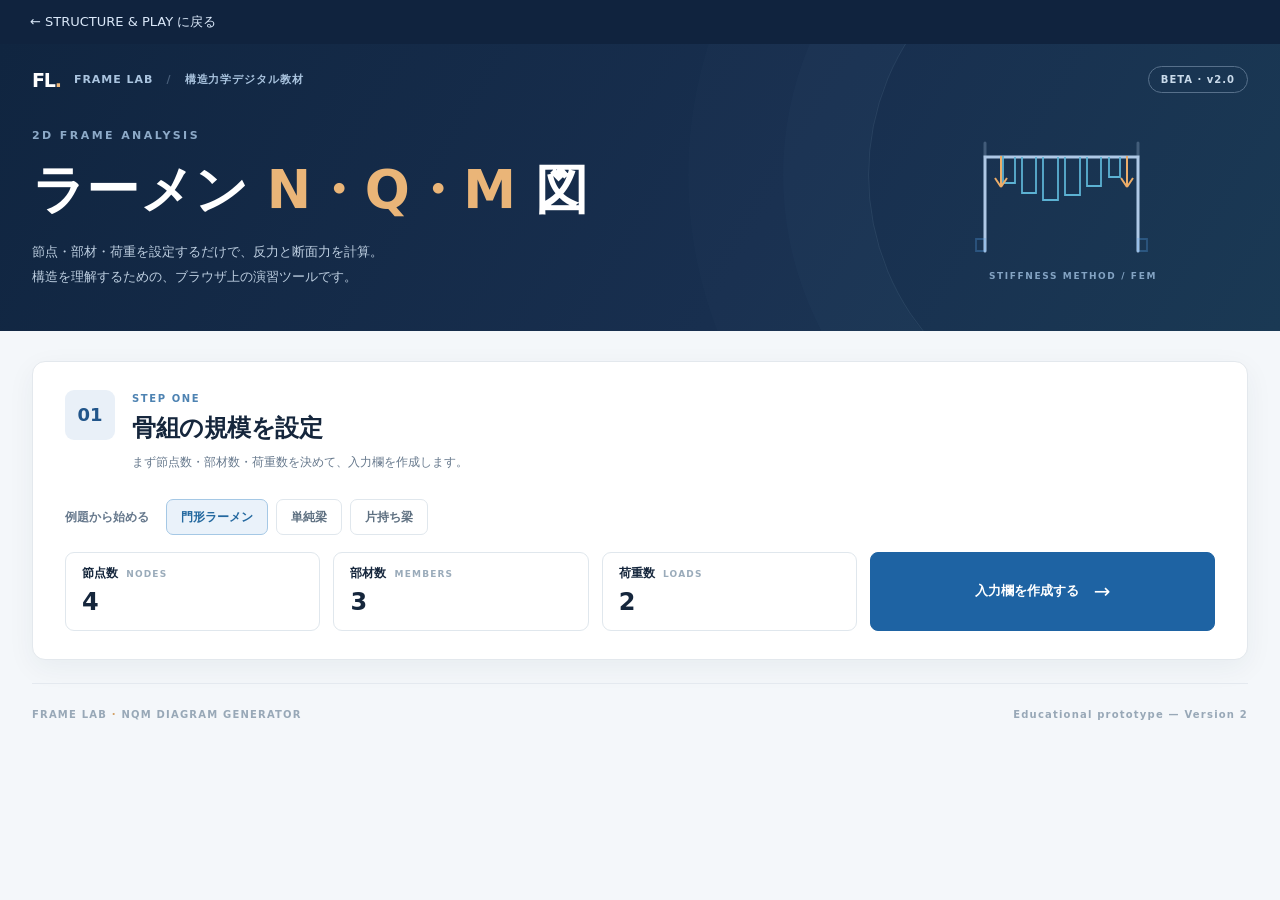
<file: apps/nqm/index.html>
<!doctype html>
<html lang="ja">
<head>
  <!-- Google Analytics 4 -->
  <script async src="https://www.googletagmanager.com/gtag/js?id=G-XE1NBEVFK6"></script>
  <script>
    window.dataLayer = window.dataLayer || [];
    function gtag(){dataLayer.push(arguments);}
    gtag('js', new Date());
    gtag('config', 'G-XE1NBEVFK6');
  </script>
  <meta charset="utf-8">
  <meta name="viewport" content="width=device-width, initial-scale=1">
  <meta name="description" content="節点・部材・支持条件・荷重を入力し、平面ラーメンの反力とN・Q・M図を計算・表示する無料の構造力学学習ツール。SVG・PNG保存にも対応。">
<meta name="theme-color" content="#10233e">
  <title>ラーメンのNQM図作成ツール｜軸力・せん断力・曲げモーメント</title>
  <style>
:root{--ink:#15263c;--muted:#67798d;--line:#e0e7ed;--bg:#f4f7fa;--navy:#10233e;--blue:#226bb5;--n:#128c86;--q:#286bc5;--m:#d05b48;--shadow:0 8px 28px rgba(24,49,79,.055)}
*{box-sizing:border-box}html{scroll-behavior:smooth}body{margin:0;background:var(--bg);color:var(--ink);font-family:Inter,"Noto Sans JP","Hiragino Kaku Gothic ProN",Meiryo,system-ui,sans-serif;font-size:14px;line-height:1.7}button,input,select{font:inherit}button{cursor:pointer}button:focus-visible,input:focus-visible,select:focus-visible,summary:focus-visible{outline:3px solid #7fb4ed;outline-offset:2px}[hidden]{display:none!important}.shell{width:min(1220px,calc(100% - 64px));margin:auto}
.hero{background:linear-gradient(120deg,#102540 0%,#182f4f 60%,#1a3954 100%);color:#fff;padding:20px 0 42px;position:relative;overflow:hidden}.hero:after{content:"";position:absolute;right:-90px;top:-120px;width:500px;height:500px;border:1px solid rgba(180,211,234,.1);border-radius:50%;box-shadow:0 0 0 85px rgba(166,202,231,.018),0 0 0 180px rgba(166,202,231,.012);pointer-events:none}.eyebrow{display:flex;align-items:center;gap:13px;color:#aac4df;letter-spacing:.09em;font-size:11px;font-weight:700}.identity{color:#fff;font-size:19px;letter-spacing:-.06em}.identity-dot{color:#efb879}.sep{opacity:.35}.ver{margin-left:auto;letter-spacing:.1em;padding:4px 12px;border:1px solid #57708b;border-radius:99px;color:#c9daea;font-size:10px}.hero-main{display:flex;align-items:center;justify-content:space-between;gap:28px;padding-top:31px}.kicker{font-size:11px;letter-spacing:.22em;color:#8daac8;font-weight:800;margin:0 0 10px}.hero h1{font-size:clamp(30px,4.4vw,53px);letter-spacing:.005em;line-height:1.28;margin:0;font-weight:800}.hero h1 em{font-style:normal;color:#eab578}.hero-desc{margin:16px 0 0;color:#becfe1;line-height:1.9;font-size:13px}.hero-graphic{padding:12px 35px 5px 10px;display:grid;justify-items:center;opacity:.95}.hero-graphic span{font-size:9px;font-weight:700;letter-spacing:.18em;color:#8aaaca}
.content{padding:30px 0 0}.panel{background:#fff;border:1px solid #e3e8ed;border-radius:13px;box-shadow:var(--shadow);padding:28px 32px;margin-bottom:23px}.step-title{display:flex;align-items:flex-start;gap:17px}.step-num{background:#e9f0f8;color:#21558a;border-radius:9px;width:50px;height:50px;display:grid;place-items:center;font-weight:900;font-size:18px;flex-shrink:0}.mini{letter-spacing:.16em;font-size:10px;font-weight:800;color:#4e83b2;margin:0 0 4px}.step-title h2,.result-intro h2{margin:0;font-size:24px;letter-spacing:-.02em;line-height:1.45}.hint{color:var(--muted);font-size:12px;margin:6px 0 0}.presets{display:flex;align-items:center;flex-wrap:wrap;gap:8px;margin:26px 0 17px}.presets-label{color:var(--muted);font-size:12px;font-weight:700;margin-right:9px}.preset{color:#5e7081;background:#fff;border:1px solid var(--line);border-radius:7px;padding:7px 14px;font-size:12px;font-weight:700;transition:.2s}.preset:hover{border-color:#7da7ce}.preset.active{background:#eaf2fa;color:#23689f;border-color:#a5c8e5}.count-grid{display:grid;grid-template-columns:1fr 1fr 1fr 1.35fr;gap:13px;align-items:stretch}.count-card{border:1px solid var(--line);border-radius:9px;padding:10px 16px 7px;display:flex;flex-direction:column;gap:0}.count-card span{font-weight:750;font-size:12px}.count-card small{font-size:9px;letter-spacing:.13em;color:#9aabba;margin-left:4px}.count-card input{width:100%;border:0;background:transparent;color:var(--ink);font-weight:800;font-size:24px;outline:none;padding:3px 0;line-height:1.4}.btn{border-radius:8px;padding:12px 18px;font-weight:800;font-size:13px;border:1px solid transparent;white-space:nowrap;display:inline-flex;align-items:center;justify-content:center;gap:15px;transition:background .15s,color .15s,transform .15s}.btn:hover{transform:translateY(-1px)}.primary{background:#1e63a3;color:white;border-color:#1e63a3}.primary:hover{background:#154d82}.count-btn{align-self:stretch}.count-btn span,.calculate span{font-size:20px;font-weight:400}.ghost{background:#f4f7f9;color:#536980}.outline{background:white;border-color:#d6e1eb;color:#345a7a}.outline:hover{background:#eef5fb}.error-msg{background:#fff1ee;color:#a2362a;border:1px solid #f0c1b9;padding:10px 14px;border-radius:7px;font-size:13px;margin-top:16px}
.step-two{padding-bottom:31px}.edit-grid{display:grid;grid-template-columns:minmax(0,1.72fr) minmax(245px,.92fr);gap:26px;align-items:start;margin-top:18px}.section-heading{display:flex;justify-content:space-between;align-items:baseline;gap:10px;margin:25px 0 9px}.section-heading:first-child{margin-top:0}.section-heading h3{margin:0;font-size:16px}.eng{color:#a4b6c5;font-size:10px;letter-spacing:.1em;margin-left:5px}.table-note{font-size:10px;color:#94a2ad;text-align:right}.table-scroll{overflow-x:auto;border:1px solid #e3e9ef;border-radius:8px}.edit-table{border-collapse:collapse;width:100%;font-size:12px;white-space:nowrap}.edit-table th{text-align:left;padding:8px 9px;background:#f1f5f9;color:#5b7187;font-weight:750}.edit-table th small{font-size:9px;color:#8b9fae}.edit-table td{padding:6px 8px;border-top:1px solid #edf1f4}.edit-table td:first-child{font-weight:800;color:#52718c;min-width:55px}.edit-table input,.edit-table select{width:100%;border:1px solid #d9e2e9;border-radius:5px;background:white;min-height:34px;padding:6px 8px;font-size:12px;color:#21364c}.edit-table input{min-width:72px}.edit-table select{min-width:90px}.edit-table select option{color:#21364c}#loadsTable select{min-width:88px}#loadsTable input{min-width:76px}.material-details{border-radius:8px;background:#f7f9fb;border:1px solid #e3eaf0;margin-top:10px;padding:9px 12px}.material-details summary{cursor:pointer;color:#3f607c;font-weight:700;font-size:12px}.material-details summary small{font-weight:400;color:#8b99a6;margin-left:8px}.material-details .table-scroll{margin-top:10px}.fine{color:#8291a1;font-size:11px;line-height:1.8;margin:10px 0 0}.preview-card{position:sticky;top:16px;background:#fbfdff;border:1px solid #dfe8ef;border-radius:10px;overflow:hidden;margin-top:0}.preview-header{display:flex;align-items:center;gap:9px;padding:13px 14px;border-bottom:1px solid #e8eef3;font-size:12px}.preview-header .dot{width:7px;height:7px;background:#25a5a0;border-radius:50%}.preview-header span:last-child{font-size:9px;color:#9baec0;letter-spacing:.1em;margin-left:auto}.preview-svg{padding:10px;min-height:230px;display:grid;place-items:center}.preview-svg svg{width:100%;height:auto;display:block}.preview-caption{font-size:10px;color:#8c9cab;border-top:1px solid #ebeff4;margin:0;padding:12px 15px;line-height:1.8}.action-row{display:flex;justify-content:space-between;align-items:center;gap:15px;margin-top:27px;padding-top:23px;border-top:1px solid #edf1f4}.calculate{min-width:260px}
.results{margin-top:40px}.result-intro{display:flex;justify-content:space-between;align-items:center;gap:22px;margin-bottom:21px}.result-intro h2{font-size:28px}.result-intro .thin{font-weight:400;color:#8494a4;font-size:18px}.result-actions{display:flex;flex-wrap:wrap;gap:8px}.result-actions .btn{font-size:11px;padding:9px 13px}.balance-banner{border:1px solid #cce7df;background:#f1fbf7;color:#276b55;border-radius:8px;font-weight:600;padding:11px 16px;font-size:12px;margin:0 0 14px}.balance-banner.warn{border-color:#ecd7b3;background:#fff8ed;color:#92621e}.diagram-panel{background:#fff;border:1px solid #e1e7ee;border-radius:11px;margin:12px 0;overflow:hidden;box-shadow:var(--shadow)}.diagram-head{display:flex;align-items:center;gap:15px;padding:17px 24px 14px;border-bottom:1px solid #ebeff4}.panel-index{font-size:16px;color:#a3b3c3;font-weight:850}.diagram-head h3{font-size:17px;margin:0;line-height:1.3}.diagram-head h3 small{font-size:12px;color:#62798d;font-weight:500}.diagram-head p{font-size:9px;letter-spacing:.13em;color:#9babb8;margin:3px 0 0;font-weight:700}.diagram-tag,.unit{margin-left:auto;color:#7c8fa0;font-size:11px}.unit{font-weight:750}.swatch{display:inline-block;vertical-align:middle;width:21px;height:3px;margin-left:10px;border-radius:3px}.swatch-n{background:var(--n)}.swatch-q{background:var(--q)}.swatch-m{background:var(--m)}.diagram-graphic{padding:7px 24px 18px}.diagram-graphic svg{display:block;width:100%;height:auto;max-height:560px}.bottom-grid{display:grid;grid-template-columns:1fr 1fr;gap:15px;margin-top:18px}.info-panel{padding:22px 24px;background:#fff;border:1px solid var(--line);border-radius:10px}.info-panel h3{margin:0 0 11px;font-size:15px}.info-panel h3 small{margin-left:8px;font-size:10px;color:#9dadbb;letter-spacing:.12em}.info-panel p{font-size:12px;line-height:1.9;color:#66798a;margin:8px 0}.reaction-table{border-collapse:collapse;width:100%;font-size:12px}.reaction-table th{text-align:left;color:#71879b;background:#f2f6f9;font-size:11px}.reaction-table th,.reaction-table td{padding:7px;border-bottom:1px solid #eaf0f4}.reaction-table td{font-variant-numeric:tabular-nums}.disclaimer{margin:16px 0 45px;border-left:3px solid #aebcc9;color:#6f8090;font-size:11px;line-height:1.85;padding:3px 12px}.footer{display:flex;justify-content:space-between;gap:10px;font-size:10px;letter-spacing:.12em;font-weight:700;color:#98a8b7;border-top:1px solid #e4e9ef;padding:22px 0 30px}.footer b{color:#d3a268}
svg{font-family:Inter,"Noto Sans JP",Meiryo,system-ui,sans-serif}svg text{paint-order:stroke;stroke:#fff;stroke-width:3;stroke-linejoin:round}svg .svg-muted{fill:#8a9aab;font-size:14px}svg .svg-label{fill:#26384d;font-weight:750;font-size:15px}svg .svg-force-label{fill:#23384a;font-size:15px;font-weight:700}svg .svg-value{font-weight:750;font-size:17px;stroke:#fff;stroke-width:4px}svg .svg-grid{stroke:#e9edf1;stroke-width:1}svg .svg-marker{stroke:none}svg .svg-node{font-size:15px;fill:#314b60;font-weight:800}
@media(max-width:950px){.edit-grid{grid-template-columns:1fr}.preview-card{position:static}.preview-svg{max-width:580px;margin:auto;min-height:0}.count-grid{grid-template-columns:repeat(3,minmax(0,1fr))}.count-btn{grid-column:1/-1;padding:14px}.hero-graphic{display:none}.result-intro{align-items:flex-start;flex-direction:column}}@media(max-width:650px){.shell{width:calc(100% - 28px)}.hero{padding:16px 0 30px}.hero-main{padding-top:25px}.hero h1{font-size:31px}.hero-desc{font-size:12px}.panel{padding:19px 15px}.step-num{width:40px;height:40px;font-size:14px}.step-title{gap:11px}.step-title h2{font-size:19px}.count-grid{gap:6px}.count-card{padding:8px}.count-card span{font-size:11px}.count-card small{display:none}.count-card input{font-size:22px}.presets-label{width:100%}.section-heading{flex-direction:column;gap:2px}.action-row{flex-direction:column-reverse}.action-row .btn{width:100%}.diagram-head{padding:13px 14px}.diagram-graphic{padding:6px 3px 9px}.diagram-tag{font-size:9px}.bottom-grid{grid-template-columns:1fr}.result-actions{width:100%}.result-actions .btn{flex:1}.footer{flex-direction:column}}
@media print{.hero,.step-one,.step-two,.result-actions,.footer,.disclaimer{display:none!important}body{background:white}.shell{width:100%}.content{padding:0}.results{display:block!important;margin:0}.result-intro{margin-bottom:5px}.diagram-panel{box-shadow:none;break-inside:avoid;page-break-inside:avoid;margin:6px 0}.diagram-head{padding:9px 16px}.diagram-graphic{padding:0}.diagram-graphic svg{max-height:230px}.bottom-grid,.balance-banner{break-inside:avoid}.bottom-grid{margin:8px 0}.info-panel{padding:10px 14px}.result-intro h2{font-size:19px}@page{size:A4 portrait;margin:12mm}}
/* 小画面では入力表と結果図だけを横スクロール可能にする */
.edit-main{min-width:0}
@media(max-width:950px){.edit-grid{grid-template-columns:minmax(0,1fr)}}
@media(max-width:650px){
  .diagram-graphic{overflow-x:auto;overscroll-behavior-x:contain}
  .diagram-graphic svg{min-width:690px;max-width:none}
}
@media print{.diagram-graphic{overflow:visible}.diagram-graphic svg{min-width:0!important;max-width:100%}}

/* V2: 寸法線と曲線区間の次数注記 */
svg .svg-dim-label{fill:#647588;font-size:19px;font-weight:700;stroke:#fff;stroke-width:5;stroke-linejoin:round}
svg .svg-curve-label{fill:#66518d;font-size:18px;font-weight:800;stroke:#fff;stroke-width:5;stroke-linejoin:round}

</style>
  <link rel="canonical" href="https://fujiharayoshiyasu.github.io/structure-play/apps/nqm/">
</head>
<body>
<nav aria-label="ホームページへ" style="background:#10233e;padding:10px max(16px,calc((100% - 1220px)/2))"><a href="../../index.html#apps" style="color:#dbe9fa;font-size:13px;text-decoration:none">← STRUCTURE &amp; PLAY に戻る</a></nav>
  <header class="hero">
    <div class="shell">
      <div class="eyebrow"><span class="identity">FL<span class="identity-dot">.</span></span> FRAME LAB <span class="sep">/</span> 構造力学デジタル教材 <span class="ver">BETA · v2.0</span></div>
      <div class="hero-main">
        <div><p class="kicker">2D FRAME ANALYSIS</p><h1>ラーメン <em>N・Q・M</em> 図</h1><p class="hero-desc">節点・部材・荷重を設定するだけで、反力と断面力を計算。<br>構造を理解するための、ブラウザ上の演習ツールです。</p></div>
        <div class="hero-graphic" aria-hidden="true"><svg width="280" height="130" viewBox="0 0 280 130"><g fill="none" stroke="#b8d1ee" stroke-width="3" stroke-linecap="round"><path d="M52 112V18H205V112"/><path d="M52 18L52 4M205 18L205 4" opacity=".28"/></g><g stroke="#5da9f4" stroke-width="1.8" fill="none"><path d="M52 100L52 112L43 112L43 100ZM205 100L205 112L214 112L214 100Z" opacity=".3"/><path d="M70 17L70 44L82 44L82 18M89 18V54L103 54V18M110 18V61L125 61V18M132 18V56L147 56V18M154 18V47L168 47V18M176 18V38L187 38V18" stroke="#60b9da"/></g><g stroke="#f8b46b" stroke-width="2"><path d="M68 17V48M68 48l-6 -9M68 48l6 -9"/><path d="M194 17V48M194 48l-6 -9M194 48l6 -9"/></g></svg><span>STIFFNESS METHOD / FEM</span></div>
      </div>
    </div>
  </header>

  <main class="shell content">
    <section class="panel step-one" id="step1">
      <div class="step-title"><div class="step-num">01</div><div><p class="mini">STEP ONE</p><h2>骨組の規模を設定</h2><p class="hint">まず節点数・部材数・荷重数を決めて、入力欄を作成します。</p></div></div>
      <div class="presets"><span class="presets-label">例題から始める</span><button class="preset active" type="button" data-preset="portal">門形ラーメン</button><button class="preset" type="button" data-preset="simple">単純梁</button><button class="preset" type="button" data-preset="cantilever">片持ち梁</button></div>
      <div class="count-grid">
        <label class="count-card"><span>節点数 <small>NODES</small></span><input id="nodeCount" type="number" inputmode="numeric" min="2" max="40" value="4"></label>
        <label class="count-card"><span>部材数 <small>MEMBERS</small></span><input id="memberCount" type="number" inputmode="numeric" min="1" max="80" value="3"></label>
        <label class="count-card"><span>荷重数 <small>LOADS</small></span><input id="loadCount" type="number" inputmode="numeric" min="0" max="80" value="2"></label>
        <button id="confirmCounts" class="btn primary count-btn" type="button">入力欄を作成する <span aria-hidden="true">→</span></button>
      </div>
      <p id="countError" class="error-msg" role="alert" hidden></p>
    </section>

    <section class="panel step-two" id="step2" hidden>
      <div class="step-title"><div class="step-num">02</div><div><p class="mini">STEP TWO</p><h2>節点・部材・荷重の入力</h2><p class="hint">座標は m、荷重は kN、分布荷重は kN/m。右・上・反時計回りが正です。</p></div></div>
      <div class="edit-grid">
        <div class="edit-main">
          <div class="section-heading"><h3>節点 <span class="eng">NODES</span></h3><span class="table-note">支持条件と座標を指定</span></div>
          <div class="table-scroll"><table class="edit-table" id="nodesTable"><thead><tr><th>節点</th><th>X <small>m</small></th><th>Y <small>m</small></th><th>支持条件</th></tr></thead><tbody></tbody></table></div>
          <div class="section-heading"><h3>部材 <span class="eng">MEMBERS</span></h3><span class="table-note">節点 A → B が局所 x 軸（i → j）</span></div>
          <div class="table-scroll"><table class="edit-table" id="membersTable"><thead><tr><th>部材</th><th>始点 i</th><th>終点 j</th></tr></thead><tbody></tbody></table></div>
          <details class="material-details"><summary>部材剛性を編集 <small>必要に応じて E・A・I を変更</small></summary><div class="table-scroll"><table class="edit-table" id="propertiesTable"><thead><tr><th>部材</th><th>E <small>kN/m²</small></th><th>A <small>m²</small></th><th>I <small>m⁴</small></th></tr></thead><tbody></tbody></table></div><p class="fine">不静定ラーメンでは部材の軸剛性 EA・曲げ剛性 EI が結果に影響します。初期値はすべて同一の参考値です。</p></details>
          <div class="section-heading"><h3>荷重 <span class="eng">LOADS</span></h3><span class="table-note">P: 節点力 / D: 部材分布荷重 / M: 節点モーメント</span></div>
          <div class="table-scroll"><table class="edit-table" id="loadsTable"><thead><tr><th>荷重</th><th>形式</th><th>対象</th><th>方向</th><th>大きさ①</th><th>大きさ②</th></tr></thead><tbody></tbody></table></div>
          <p class="fine">D の大きさ①・②は部材 i 端・j 端の荷重強度です（同じ値なら等分布荷重）。P・M は節点に作用します。斜め部材の D は部材実長 1 m 当たりの全体 X / Y 方向荷重です。</p>
        </div>
        <aside class="preview-card"><div class="preview-header"><span class="dot"></span><strong>問題図プレビュー</strong><span>LIVE PREVIEW</span></div><div id="previewSvg" class="preview-svg"><p class="hint">座標を入力すると構造図が表示されます。</p></div><p class="preview-caption">プレビューは構造と荷重の表示です。計算ボタンを押すと反力・断面力を求めます。</p></aside>
      </div>
      <div class="action-row"><button class="btn ghost" id="resetExample" type="button">例題の値に戻す</button><button class="btn primary calculate" id="calculate" type="button">反力・NQM 図を計算する <span aria-hidden="true">→</span></button></div>
      <p id="calcError" class="error-msg" role="alert" hidden></p>
    </section>

    <section class="results" id="results" hidden>
      <div class="result-intro"><div><p class="mini">ANALYSIS RESULTS</p><h2>解析結果 <span class="thin">/ N・Q・M</span></h2><p class="hint">寸法は問題図の下・右へ整理し、NQM図では曲線の次数を区間ごとに示します。</p></div><div class="result-actions"><button id="saveSvg" class="btn outline" type="button">4図を SVG 保存</button><button id="savePng" class="btn outline" type="button">PNG 保存</button><button id="printPage" class="btn outline" type="button">印刷</button></div></div>
      <div id="balanceBanner" class="balance-banner"></div>
      <article class="diagram-panel"><div class="diagram-head"><span class="panel-index">01</span><div><h3>問題図</h3><p>FRAME &amp; LOADING</p></div><span class="diagram-tag">支持条件・荷重を表示</span></div><div id="problemOutput" class="diagram-graphic"></div></article>
      <article class="diagram-panel"><div class="diagram-head"><span class="panel-index">02</span><div><h3>N 図 <small>軸力図</small></h3><p>AXIAL FORCE DIAGRAM</p></div><span class="unit">kN <span class="swatch swatch-n"></span></span></div><div id="nOutput" class="diagram-graphic"></div></article>
      <article class="diagram-panel"><div class="diagram-head"><span class="panel-index">03</span><div><h3>Q 図 <small>せん断力図</small></h3><p>SHEAR FORCE DIAGRAM</p></div><span class="unit">kN <span class="swatch swatch-q"></span></span></div><div id="qOutput" class="diagram-graphic"></div></article>
      <article class="diagram-panel"><div class="diagram-head"><span class="panel-index">04</span><div><h3>M 図 <small>曲げモーメント図</small></h3><p>BENDING MOMENT DIAGRAM</p></div><span class="unit">kN·m <span class="swatch swatch-m"></span></span></div><div id="mOutput" class="diagram-graphic"></div></article>
      <div class="bottom-grid"><div class="info-panel"><h3>支点反力 <small>REACTIONS</small></h3><div id="reactionsTable"></div></div><div class="info-panel"><h3>図の見方 <small>CONVENTIONS</small></h3><p>N は引張を正、Q は部材 i → j の局所座標に従う正負、M は正曲げ（水平左→右の部材では下側への張り出し）を正としています。</p><p>着色部分が断面力の分布、線が値に応じた大きさ、数字は主な節点位置と極値です。各図の大きさはその図の最大絶対値で自動調整しています。</p></div></div>
      <div class="disclaimer">このツールは教育用の一次線形解析です。部材は一様な Euler–Bernoulli 梁、節点は剛接合、微小変形を仮定しています。せん断変形・座屈・塑性化・部材端ピン解除・剛床・荷重の組合せは未対応です。実設計への利用には別途検証が必要です。</div>
    </section>
  </main>
  <footer class="footer shell"><span>FRAME LAB <b>·</b> NQM DIAGRAM GENERATOR</span><span>Educational prototype — Version 2</span></footer>
  <script>
/* 平面ラーメン（2D frame）線形弾性・微小変形・剛接合。単位 kN, m。 */
(function (root) {
  'use strict';
  const TOL = 1e-10;
  const number = (v, name) => {
    if (v === '' || v === null || v === undefined || !Number.isFinite(Number(v))) throw new Error(`${name}には数値を入力してください。`);
    return Number(v);
  };
  const zeros = (r, c) => Array.from({length:r}, () => Array(c).fill(0));
  const mulMV = (A, x) => A.map(row => row.reduce((sum, v, j) => sum + v*x[j], 0));
  const transpose = A => A[0].map((_,i)=>A.map(row=>row[i]));
  const multiply = (A,B) => A.map(row => B[0].map((_,j)=>row.reduce((sum,a,i)=>sum+a*B[i][j],0)));
  const absMax = x => Math.max(0,...x.map(Math.abs));
  function solveScaled(K, rhs, free) {
    const n=free.length;
    if (!n) return [];
    const scales=free.map(i=>Math.sqrt(Math.max(K[i][i],0)));
    if (scales.some(v=>v<=1e-14)) throw new Error('拘束が不足しています（孤立節点、部材のない自由度、または不安定な構造）。');
    const A=free.map((i,r)=>free.map((j,c)=>K[i][j]/(scales[r]*scales[c])));
    const b=free.map((i,r)=>rhs[i]/scales[r]);
    for(let k=0;k<n;k++) {
      let p=k;
      for(let i=k+1;i<n;i++) if(Math.abs(A[i][k])>Math.abs(A[p][k])) p=i;
      if(Math.abs(A[p][k])<1e-11) throw new Error('剛性行列が特異です。支点条件・部材のつながり・剛性を確認してください。');
      if(p!==k) { [A[p],A[k]]=[A[k],A[p]]; [b[p],b[k]]=[b[k],b[p]]; }
      for(let i=k+1;i<n;i++) {
        const v=A[i][k]/A[k][k];
        if(!v) continue;
        A[i][k]=0;
        for(let j=k+1;j<n;j++) A[i][j]-=v*A[k][j];
        b[i]-=v*b[k];
      }
    }
    const x=Array(n).fill(0);
    for(let i=n-1;i>=0;i--) {
      let s=b[i];
      for(let j=i+1;j<n;j++) s-=A[i][j]*x[j];
      x[i]=s/A[i][i];
    }
    return x.map((v,i)=>v/scales[i]);
  }
  function analyze(model) {
    const nodes=model.nodes.map((raw,i)=>({
      id: String(raw.id || i+1), x:number(raw.x,`節点${i+1} X`), y:number(raw.y,`節点${i+1} Y`),
      support:raw.support || 'free'
    }));
    const ids=new Set();
    for(const n of nodes) {
      if(ids.has(n.id)) throw new Error(`節点番号「${n.id}」が重複しています。`);
      ids.add(n.id);
    }
    const index=Object.fromEntries(nodes.map((n,i)=>[n.id,i]));
    const mlen=nodes.length*3;
    if(mlen===0) throw new Error('節点を入力してください。');
    const K=zeros(mlen,mlen), F=Array(mlen).fill(0);
    const members=model.members.map((raw,i)=>{
      const start=String(raw.start), end=String(raw.end);
      if(!(start in index)||!(end in index)) throw new Error(`部材${i+1}の節点番号が正しくありません。`);
      if(start===end) throw new Error(`部材${i+1}の両端が同一節点です。`);
      const E=number(raw.E,`部材${i+1} E`),A=number(raw.A,`部材${i+1} A`),I=number(raw.I,`部材${i+1} I`);
      if(E<=0||A<=0||I<=0) throw new Error(`部材${i+1}の E・A・I は正の値にしてください。`);
      const n0=nodes[index[start]], n1=nodes[index[end]];
      const L=Math.hypot(n1.x-n0.x,n1.y-n0.y);
      if(L<1e-9) throw new Error(`部材${i+1}の長さが0です。`);
      const c=(n1.x-n0.x)/L,s=(n1.y-n0.y)/L;
      const ea=E*A/L, v=12*E*I/L**3, z=6*E*I/L**2, k=4*E*I/L, h=2*E*I/L;
      const kl=[
        [ ea,0,0,-ea,0,0 ],
        [ 0,v,z,0,-v,z ],
        [ 0,z,k,0,-z,h ],
        [ -ea,0,0,ea,0,0 ],
        [ 0,-v,-z,0,v,-z ],
        [ 0,z,h,0,-z,k ]
      ];
      const T=[
        [c,s,0,0,0,0],[-s,c,0,0,0,0],[0,0,1,0,0,0],
        [0,0,0,c,s,0],[0,0,0,-s,c,0],[0,0,0,0,0,1]
      ];
      const kg=multiply(transpose(T),multiply(kl,T));
      const dofs=[index[start]*3,index[start]*3+1,index[start]*3+2,index[end]*3,index[end]*3+1,index[end]*3+2];
      for(let a=0;a<6;a++) for(let b=0;b<6;b++) K[dofs[a]][dofs[b]]+=kg[a][b];
      return {id:String(raw.id||i+1),start,end,E,A,I,L,c,s,kl,T,dofs,loads:[],feq:Array(6).fill(0)};
    });
    const memberIndex={};
    for(let i=0;i<members.length;i++) {
      if(memberIndex[members[i].id]!==undefined) throw new Error('部材番号が重複しています。');
      memberIndex[members[i].id]=i;
    }
    const loads=model.loads.map((raw,i)=>{
      const type=raw.type;
      const target=String(raw.target || '');
      const d=raw.direction || 'Y';
      const p=number(raw.p,`荷重${i+1}の大きさ`);
      if(type==='D') {
        if(!(target in memberIndex)) throw new Error(`分布荷重${i+1}の対象部材が見つかりません。`);
        if(d!=='X'&&d!=='Y') throw new Error(`分布荷重${i+1}の方向が不正です。`);
        const p2=number(raw.p2,`荷重${i+1}の終端強度`);
        const mem=members[memberIndex[target]];
        const qx0=d==='X'?p:0, qx1=d==='X'?p2:0;
        const qy0=d==='Y'?p:0, qy1=d==='Y'?p2:0;
        const px0=mem.c*qx0+mem.s*qy0, px1=mem.c*qx1+mem.s*qy1;
        const py0=-mem.s*qx0+mem.c*qy0, py1=-mem.s*qx1+mem.c*qy1;
        const L=mem.L;
        const feq=[
          L*(2*px0+px1)/6,
          L*(7*py0+3*py1)/20,
          L**2*(3*py0+2*py1)/60,
          L*(px0+2*px1)/6,
          L*(3*py0+7*py1)/20,
          -(L**2)*(2*py0+3*py1)/60
        ];
        for(let j=0;j<6;j++) mem.feq[j]+=feq[j];
        mem.loads.push({px0,px1,py0,py1});
        return {type,target,direction:d,p,p2};
      }
      if(!(target in index)) throw new Error(`荷重${i+1}の対象節点が見つかりません。`);
      const base=3*index[target];
      if(type==='P') {
        if(!['X','Y'].includes(d)) throw new Error(`集中荷重${i+1}の方向が不正です。`);
        F[base+(d==='X'?0:1)]+=p;
      } else if(type==='M') F[base+2]+=p;
      else throw new Error(`荷重${i+1}の形式が不正です。`);
      return {type,target,direction:d,p,p2:0};
    });
    // 分布荷重の等価節点力（全体系に変換）
    for(const m of members) {
      const fg=mulMV(transpose(m.T),m.feq);
      for(let j=0;j<6;j++) F[m.dofs[j]]+=fg[j];
    }
    const locked=[];
    nodes.forEach((n,i)=>{
      const arr= n.support==='fixed'?[0,1,2] : n.support==='pin'?[0,1] :
        n.support==='rollerY'?[1] : n.support==='rollerX'?[0] : n.support==='free'?[]:null;
      if(arr===null) throw new Error(`節点${n.id}の支持条件が不正です。`);
      for(const d of arr) locked.push(3*i+d);
    });
    if(!locked.length) throw new Error('支点が設定されていません。');
    const lock=new Set(locked),free=[];
    for(let i=0;i<mlen;i++) if(!lock.has(i)) free.push(i);
    const U=Array(mlen).fill(0);
    const uf=solveScaled(K,F,free);
    free.forEach((i,j)=>U[i]=uf[j]);
    const Ku=mulMV(K,U),R=Ku.map((v,i)=>v-F[i]);
    const supportReactions=nodes.map((n,i)=>({id:n.id,support:n.support,
      rx:lock.has(3*i)?R[3*i]:0, ry:lock.has(3*i+1)?R[3*i+1]:0,
      mz:lock.has(3*i+2)?R[3*i+2]:0
    })).filter(r=>r.support!=='free');
    const memberResults=members.map(m=>{
      const localU=mulMV(m.T,m.dofs.map(i=>U[i]));
      const f=mulMV(m.kl,localU).map((val,i)=>val-m.feq[i]);
      const p0=m.loads.reduce((s,l)=>s+l.px0,0),p1=m.loads.reduce((s,l)=>s+l.px1,0);
      const q0=m.loads.reduce((s,l)=>s+l.py0,0),q1=m.loads.reduce((s,l)=>s+l.py1,0);
      function section(t) {
        const x=m.L*t, L=m.L;
        return {t,x,
          N:-f[0]-p0*x-(p1-p0)*x*x/(2*L),
          Q:f[1]+q0*x+(q1-q0)*x*x/(2*L),
          M:-f[2]+f[1]*x+q0*x*x/2+(q1-q0)*x*x*x/(6*L)
        };
      }
      const samples=Array.from({length:81},(_,i)=>section(i/80));
      return {...m,flocal:f,samples,section};
    });
    // 応力と荷重・反力の全体つり合いを独立の総和で確認
    let sumX=0,sumY=0,sumM=0;
    for(const r of supportReactions) {
      const n=nodes[index[r.id]];
      sumX+=r.rx; sumY+=r.ry; sumM+=n.x*r.ry-n.y*r.rx+r.mz;
    }
    for(const l of loads) {
      if(l.type==='D') {
        const m=members[memberIndex[l.target]],a=nodes[index[m.start]],b=nodes[index[m.end]];
        const total=(l.p+l.p2)*m.L/2;
        const weightedX=m.L*(a.x*(2*l.p+l.p2)+b.x*(l.p+2*l.p2))/6;
        const weightedY=m.L*(a.y*(2*l.p+l.p2)+b.y*(l.p+2*l.p2))/6;
        if(l.direction==='X') {sumX+=total;sumM-=weightedY;} else {sumY+=total;sumM+=weightedX;}
      } else if(l.type==='P') {
        const n=nodes[index[l.target]];
        if(l.direction==='X'){sumX+=l.p;sumM-=n.y*l.p;} else {sumY+=l.p;sumM+=n.x*l.p;}
      } else sumM+=l.p;
    }
    const maxForce=Math.max(1,absMax(F),...supportReactions.map(r=>Math.max(Math.abs(r.rx),Math.abs(r.ry))));
    const maxMoment=Math.max(1,...loads.filter(l=>l.type==='M').map(l=>Math.abs(l.p)),...supportReactions.map(r=>Math.abs(r.mz)));
    const balance=Math.max(Math.abs(sumX)/maxForce,Math.abs(sumY)/maxForce,Math.abs(sumM)/(maxMoment+maxForce*Math.max(1,...nodes.map(n=>Math.hypot(n.x,n.y)))));
    if(!U.every(Number.isFinite)||!memberResults.every(m=>m.samples.every(p=>Number.isFinite(p.N)&&Number.isFinite(p.Q)&&Number.isFinite(p.M)))) throw new Error('計算結果が有限値ではありません。入力値を確認してください。');
    return {nodes,members:memberResults,loads,supportReactions,U,R,balance,residual:{x:sumX,y:sumY,m:sumM}};
  }
  root.FrameNQMSolver={analyze};
  if(typeof module!=='undefined'&&module.exports) module.exports={analyze};
})(typeof window!=='undefined'?window:globalThis);

</script><script>
(function(){
'use strict';
const $=id=>document.getElementById(id);
const DEFAULT={E:'210000000',A:'0.01',I:'0.00008'};
// 節点名は A...Z, AA...AN の大文字ローマ字（最大40節点）
const alphabetId=i=>{let n=i+1,t='';while(n>0){n--;t=String.fromCharCode(65+n%26)+t;n=Math.floor(n/26);}return t;};
const PRESETS={
  portal:{nodes:[
    {id:'A',x:'0',y:'0',support:'fixed'},
    {id:'B',x:'0',y:'3',support:'free'},
    {id:'C',x:'6',y:'3',support:'free'},
    {id:'D',x:'6',y:'0',support:'fixed'}
  ],members:[{id:'1',start:'A',end:'B'},{id:'2',start:'B',end:'C'},{id:'3',start:'D',end:'C'}],
  loads:[{type:'P',target:'B',direction:'X',p:'12',p2:'0'}, {type:'D',target:'2',direction:'Y',p:'-6',p2:'-6'}]},
  simple:{nodes:[
    {id:'A',x:'0',y:'0',support:'pin'},
    {id:'B',x:'3',y:'0',support:'free'},
    {id:'C',x:'6',y:'0',support:'rollerY'}
  ],members:[{id:'1',start:'A',end:'B'},{id:'2',start:'B',end:'C'}],
  loads:[{type:'P',target:'B',direction:'Y',p:'-20',p2:'0'}]},
  cantilever:{nodes:[{id:'A',x:'0',y:'0',support:'fixed'}, {id:'B',x:'4',y:'0',support:'free'}],
  members:[{id:'1',start:'A',end:'B'}],loads:[{type:'P',target:'B',direction:'Y',p:'-12',p2:'0'}]}
};
let chosen='portal';
let state=null;
let lastResult=null;
let renderPayload=null;
const clone=x=>JSON.parse(JSON.stringify(x));
const esc=x=>String(x).replace(/[&<>"']/g,a=>({'&':'&amp;','<':'&lt;','>':'&gt;','"':'&quot;',"'":'&#39;'}[a]));
const fmt=(n,dec=1)=>Math.abs(Number(n))<0.0000001?(0).toFixed(dec):Number(n).toFixed(dec);
const signed=n=> Math.abs(n)<.0005?'0.0':`${n>0?'+':''}${n.toFixed(1)}`;
const attr=(type,idx,field)=>`data-kind="${type}" data-idx="${idx}" data-field="${field}"`;
const input=(val,type,idx,field,step='any')=>`<input aria-label="${type} ${idx+1} ${field}" type="number" step="${step}" value="${esc(val)}" ${attr(type,idx,field)}>`;
const select=(values,val,type,idx,field)=>`<select aria-label="${type} ${idx+1} ${field}" ${attr(type,idx,field)}>${values.map(([v,l])=>`<option value="${esc(v)}" ${String(v)===String(val)?'selected':''}>${esc(l)}</option>`).join('')}</select>`;
const nodeOptions=()=>state.nodes.map(n=>[n.id,`節点 ${n.id}`]);
const memberOptions=()=>state.members.map(m=>[m.id,`部材 ${m.id}`]);
function fillCountPreset(name) {
  chosen=name;
  const p=PRESETS[name];
  $('nodeCount').value=p.nodes.length;
  $('memberCount').value=p.members.length;
  $('loadCount').value=p.loads.length;
  document.querySelectorAll('.preset').forEach(b=>b.classList.toggle('active',b.dataset.preset===name));
  $('countError').hidden=true;
}
function initState() {
  const num=(id,min,max)=>{const n=Number($(id).value);if(!Number.isInteger(n)||n<min||n>max)throw Error(`${id==='nodeCount'?'節点数':id==='memberCount'?'部材数':'荷重数'}は ${min}〜${max} の整数で入力してください。`);return n;};
  const [nc,mc,lc]=[num('nodeCount',2,40),num('memberCount',1,80),num('loadCount',0,80)];
  let p=PRESETS[chosen];
  const exact=nc===p.nodes.length&&mc===p.members.length&&lc===p.loads.length;
  if(exact) {
    state=clone(p);
    state.members.forEach(m=>Object.assign(m,DEFAULT));
  } else {
    state={
      nodes:Array.from({length:nc},(_,i)=>({id:alphabetId(i),x:String(i*2),y:'0',support:i===0?'pin':i===nc-1?'rollerY':'free'})),
      members:Array.from({length:mc},(_,i)=>({id:String(i+1),start:alphabetId(i%nc),end:alphabetId((i+1)%nc),...DEFAULT})),
      loads:Array.from({length:lc},()=>({type:'P',target:alphabetId(nc-1),direction:'Y',p:'-10',p2:'0'}))
    };
  }
}
function renderInputs() {
  $('nodesTable').querySelector('tbody').innerHTML=state.nodes.map((n,i)=>`<tr><td>${n.id}</td><td>${input(n.x,'nodes',i,'x')}</td><td>${input(n.y,'nodes',i,'y')}</td><td>${select([['free','自由'],['pin','ピン'],['rollerY','ローラー（Y拘束）'],['rollerX','ローラー（X拘束）'],['fixed','固定']],n.support,'nodes',i,'support')}</td></tr>`).join('');
  $('membersTable').querySelector('tbody').innerHTML=state.members.map((m,i)=>`<tr><td>${m.id}</td><td>${select(nodeOptions(),m.start,'members',i,'start')}</td><td>${select(nodeOptions(),m.end,'members',i,'end')}</td></tr>`).join('');
  $('propertiesTable').querySelector('tbody').innerHTML=state.members.map((m,i)=>`<tr><td>${m.id}</td><td>${input(m.E,'members',i,'E')}</td><td>${input(m.A,'members',i,'A')}</td><td>${input(m.I,'members',i,'I')}</td></tr>`).join('');
  renderLoadInputs();
  updatePreview();
}
function renderLoadInputs() {
  $('loadsTable').querySelector('tbody').innerHTML=state.loads.length?state.loads.map((l,i)=>{
    const distributed=l.type==='D', moment=l.type==='M';
    return `<tr><td>${i+1}</td><td>${select([['P','P · 集中力'],['D','D · 分布'],['M','M · モーメント']],l.type,'loads',i,'type')}</td><td>${select(distributed?memberOptions():nodeOptions(),l.target,'loads',i,'target')}</td><td>${moment?'<span class="fine">反時計 +</span>':select([['X','X（水平）'],['Y','Y（鉛直）']],l.direction,'loads',i,'direction')}</td><td>${input(l.p,'loads',i,'p')}</td><td>${distributed?input(l.p2,'loads',i,'p2'):'<span class="fine">—</span>'}</td></tr>`;
  }).join(''):'<tr><td colspan="6" style="padding:14px;color:#8495a5">荷重なし（無載荷）</td></tr>';
}
function editableChange(e){
  const el=e.target;if(!el.dataset.kind||!state)return;
  const {kind,idx,field}=el.dataset;
  const item=state[kind][Number(idx)];
  item[field]=el.value;
  if(kind==='loads'&&field==='type'){
    item.target=el.value==='D'?state.members[0]?.id:state.nodes[0]?.id;
    item.direction='Y';item.p2=el.value==='D'?item.p:'0';
    renderLoadInputs();
  }
  updatePreview();
}
function issueError(which,text){$(which).textContent=text;$(which).hidden=false;}
function clearError(which){$(which).hidden=true;$(which).textContent='';}
function geometry(model) {
  const nodes=model.nodes.filter(n=>Number.isFinite(Number(n.x))&&Number.isFinite(Number(n.y))).map(n=>({...n,x:Number(n.x),y:Number(n.y)}));
  const lookup=Object.fromEntries(nodes.map(n=>[n.id,n]));
  const members=model.members.map(m=>({...m,a:lookup[m.start],b:lookup[m.end]})).filter(m=>m.a&&m.b&&Math.hypot(m.b.x-m.a.x,m.b.y-m.a.y)>1e-9);
  const xx=nodes.map(n=>n.x),yy=nodes.map(n=>n.y),minX=Math.min(...xx,0),maxX=Math.max(...xx,0),minY=Math.min(...yy,0),maxY=Math.max(...yy,0);
  const dx=maxX-minX,dy=maxY-minY;
  const W=1200,H=Math.round(Math.max(360,Math.min(780,280+550*dy/Math.max(dx,1))));
  const scale=Math.min(760/Math.max(dx,.6),(H-230)/Math.max(dy,.6));
  const centerX=(minX+maxX)/2,centerY=(minY+maxY)/2;
  const map=(x,y)=>[W/2-35+(x-centerX)*scale,H/2-24-(y-centerY)*scale];
  return {nodes,members,lookup,W,H,scale,map};
}
function defs(){return `<defs><marker id="forceTip" markerWidth="7" markerHeight="7" refX="5.3" refY="3.5" orient="auto" markerUnits="userSpaceOnUse"><path d="M0,0 L7,3.5 L0,7Z" fill="#c47b37"/></marker><marker id="momentTip" markerWidth="7" markerHeight="7" refX="5.3" refY="3.5" orient="auto" markerUnits="userSpaceOnUse"><path d="M0,0 L7,3.5 L0,7Z" fill="#c47b37"/></marker><marker id="dimensionTip" markerWidth="9" markerHeight="9" refX="4.5" refY="4.5" orient="auto-start-reverse" markerUnits="userSpaceOnUse"><path d="M1,1 L8,4.5 L1,8" fill="none" stroke="#627489" stroke-width="1.4"/></marker></defs>`;}
function baseSvg(ctx,inner,extra='') {return `<svg xmlns="http://www.w3.org/2000/svg" role="img" aria-label="${esc(extra)}" viewBox="0 0 ${ctx.W} ${ctx.H}">${defs()}${inner}</svg>`;}
const line=(x1,y1,x2,y2,stroke='#1a3450',width=3,dash='')=>`<line x1="${x1}" y1="${y1}" x2="${x2}" y2="${y2}" stroke="${stroke}" stroke-width="${width}" ${dash?`stroke-dasharray="${dash}"`:''} stroke-linecap="round"/>`;
const txt=(x,y,text,cl='svg-label',anchor='middle',attrs='')=>`<text x="${x}" y="${y}" class="${cl}" text-anchor="${anchor}" ${attrs}>${esc(text)}</text>`;
function supportSvg(n,ctx) {
  if(n.support==='free')return '';
  const [x,y]=ctx.map(n.x,n.y);
  if(n.support==='fixed'){
    let u=[0,-1];
    const mm=ctx.members.find(m=>m.start===n.id||m.end===n.id);
    if(mm){const other=mm.start===n.id?mm.b:mm.a;const [ox,oy]=ctx.map(other.x,other.y);const L=Math.hypot(ox-x,oy-y);u=[(ox-x)/L,(oy-y)/L];}
    const p=[-u[1],u[0]],h=19;
    let s=line(x-p[0]*h,y-p[1]*h,x+p[0]*h,y+p[1]*h,'#182a42',4);
    for(let k=-3;k<=3;k++){
      const a=k*5;
      s+=line(x+p[0]*a,y+p[1]*a,x+p[0]*(a-5)-u[0]*11,y+p[1]*(a-5)-u[1]*11,'#52677c',1.5);
    }
    return s;
  }
  const angle=n.support==='rollerX'?-90:0;
  const cir=n.support==='pin'?'' : `<circle cx="-10" cy="26" r="4" fill="white" stroke="#18334d" stroke-width="1.6"/><circle cx="10" cy="26" r="4" fill="white" stroke="#18334d" stroke-width="1.6"/>${line(-22,33,22,33,'#18334d',1.7)}`;
  return `<g transform="translate(${x} ${y}) rotate(${angle})"><path d="M0 0 L-18 18 L18 18 Z" fill="white" stroke="#18334d" stroke-width="2"/>${n.support==='pin'?line(-21,20,21,20,'#18334d',2):cir}</g>`;
}
// 節点座標から下側・右側の寸法をまとめる。基準図形から寸法線まで延長線を引く。
function dimensionSvg(ctx){
  const nodes=ctx.nodes;
  if(!nodes.length)return '';
  const xx=[...new Set(nodes.map(n=>n.x))].sort((a,b)=>a-b);
  const yy=[...new Set(nodes.map(n=>n.y))].sort((a,b)=>a-b);
  const canvasNodes=nodes.map(n=>({...n,screen:ctx.map(n.x,n.y)}));
  const maxPx=Math.max(...canvasNodes.map(n=>n.screen[0])),bottomPy=Math.max(...canvasNodes.map(n=>n.screen[1]));
  const dimensionY=bottomPy+76,dimensionX=maxPx+76;
  const col='#8492a3';
  let output='';
  if(xx.length>1){
    for(const x of xx){
      const cx=ctx.map(x,0)[0];
      const lowest=Math.max(...canvasNodes.filter(n=>n.x===x).map(n=>n.screen[1]));
      output+=line(cx,lowest+12,cx,dimensionY+12,col,1.15);
    }
    for(let i=0;i<xx.length-1;i++){
      const a=ctx.map(xx[i],0)[0],b=ctx.map(xx[i+1],0)[0];
      if(Math.abs(b-a)<1)continue;
      output+=`<line x1="${a}" y1="${dimensionY}" x2="${b}" y2="${dimensionY}" stroke="${col}" stroke-width="1.6" marker-start="url(#dimensionTip)" marker-end="url(#dimensionTip)"/>`;
      output+=txt((a+b)/2,dimensionY-11,`${fmt(xx[i+1]-xx[i],2).replace(/\.?0+$/,'')} m`,'svg-dim-label');
    }
  }
  if(yy.length>1){
    for(const y of yy){
      const cy=ctx.map(0,y)[1];
      const rightmost=Math.max(...canvasNodes.filter(n=>n.y===y).map(n=>n.screen[0]));
      output+=line(rightmost+12,cy,dimensionX+12,cy,col,1.15);
    }
    for(let i=0;i<yy.length-1;i++){
      const a=ctx.map(0,yy[i])[1],b=ctx.map(0,yy[i+1])[1];
      if(Math.abs(a-b)<1)continue;
      output+=`<line x1="${dimensionX}" y1="${a}" x2="${dimensionX}" y2="${b}" stroke="${col}" stroke-width="1.6" marker-start="url(#dimensionTip)" marker-end="url(#dimensionTip)"/>`;
      output+=txt(dimensionX+20,(a+b)/2+5,`${fmt(yy[i+1]-yy[i],2).replace(/\.?0+$/,'')} m`,'svg-dim-label','start');
    }
  }
  return output;
}
// 使用部材に対する分布荷重の合成係数から、式の実際の最高次数を判定。
// N は最大二次、Q は最大二次、M は最大三次となる。
function curveOrder(member,key){
  const loadParts=member.loads||[];
  const p0=loadParts.reduce((v,p)=>v+p.px0,0),p1=loadParts.reduce((v,p)=>v+p.px1,0);
  const q0=loadParts.reduce((v,p)=>v+p.py0,0),q1=loadParts.reduce((v,p)=>v+p.py1,0);
  const tol=1e-9*Math.max(1,Math.abs(p0),Math.abs(p1),Math.abs(q0),Math.abs(q1));
  if(key==='N')return Math.abs(p1-p0)>tol?2:1;
  if(key==='Q')return Math.abs(q1-q0)>tol?2:1;
  if(Math.abs(q1-q0)>tol)return 3;
  return Math.abs(q0)>tol?2:1;
}
// 曲線区間の始点・終点に端印を付け、区間全長と次数を一緒に示す。
function curveSpanSvg(ctx,member,key,normal){
  const degree=curveOrder(member,key);
  if(degree<2)return '';
  const a=ctx.lookup[member.start],b=ctx.lookup[member.end];
  const [ax,ay]=ctx.map(a.x,a.y),[bx,by]=ctx.map(b.x,b.y);
  const midpoint=[(ax+bx)/2,(ay+by)/2],length=Math.hypot(bx-ax,by-ay);
  const midpointSample=member.samples[Math.floor(member.samples.length/2)];
  const dominant=midpointSample[key];
  const candidates=[-1,1].map(side=>{
    const offset=side*110,px=midpoint[0]+normal[0]*offset,py=midpoint[1]+normal[1]*offset;
    const minEdge=Math.min(px-70,ctx.W-px-70,py-43,ctx.H-py-43);
    const opposite=Math.sign(dominant)*side<0?12:0;
    return {side,score:minEdge+opposite};
  });
  const side=candidates[0].score>=candidates[1].score?candidates[0].side:candidates[1].side;
  const offset=side*110, ux=(bx-ax)/length,uy=(by-ay)/length;
  const x0=ax+normal[0]*offset,y0=ay+normal[1]*offset;
  const x1=bx+normal[0]*offset,y1=by+normal[1]*offset;
  const cap=10,ink='#706096';
  const bracket=line(x0,y0,x1,y1,ink,1.9)
    +line(x0-normal[0]*cap,y0-normal[1]*cap,x0+normal[0]*cap,y0+normal[1]*cap,ink,2.3)
    +line(x1-normal[0]*cap,y1-normal[1]*cap,x1+normal[0]*cap,y1+normal[1]*cap,ink,2.3);
  // ラベルを区間の中央に配置。白い縁取りで図の線との重なりを避ける。
  const tx=(x0+x1)/2+normal[0]*side*19,ty=(y0+y1)/2+normal[1]*side*19;
  return `<g class="curve-span" data-member="${esc(member.id)}" data-order="${degree}" data-diagram="${key}">${bracket}${txt(tx,ty+5,`${degree}次曲線`,'svg-curve-label')}</g>`;
}
function problemSvg(model) {
  const ctx=geometry(model);
  if(!ctx.nodes.length)return baseSvg(ctx,txt(ctx.W/2,ctx.H/2,'座標が未入力です','svg-muted'),'問題図');
  let s='';
  for(const m of ctx.members) {
    const [x0,y0]=ctx.map(m.a.x,m.a.y),[x1,y1]=ctx.map(m.b.x,m.b.y);
    s+=line(x0,y0,x1,y1,'#1d354c',4.2);
  }
  for(const n of ctx.nodes) {
    s+=supportSvg(n,ctx);
    const [x,y]=ctx.map(n.x,n.y);
    s+=`<circle cx="${x}" cy="${y}" r="4.5" fill="#fff" stroke="#193752" stroke-width="2"/>`;
    s+=txt(x+13,y-14,n.id,'svg-node','start');
  }
  const maxLoad=Math.max(1,...model.loads.map(l=>Math.abs(Number(l.p)||0)),...model.loads.map(l=>Math.abs(Number(l.p2)||0)));
  for(const l of model.loads){
    if(l.type==='D'){
      const m=ctx.members.find(m=>m.id===l.target);if(!m)continue;
      const [x0,y0]=ctx.map(m.a.x,m.a.y),[x1,y1]=ctx.map(m.b.x,m.b.y);
      const a=Number(l.p),b=Number(l.p2);if(!Number.isFinite(a)||!Number.isFinite(b))continue;
      const dir=l.direction==='X'?[1,0]:[0,-1];
      let tails=[];
      for(let k=0;k<=7;k++){
        const t=k/7,q=a+(b-a)*t,px=x0+(x1-x0)*t,py=y0+(y1-y0)*t;
        if(Math.abs(q)<1e-8)continue;
        const length=20+44*Math.abs(q)/maxLoad,sign=Math.sign(q);
        const tx=px-dir[0]*sign*length,ty=py-dir[1]*sign*length;
        s+=line(tx,ty,px,py,'#c47b37',1.7).replace('/>', ' marker-end="url(#forceTip)"/>');
        tails.push(`${tx},${ty}`);
      }
      if(tails.length>=2)s+=`<polyline points="${tails.join(' ')}" fill="none" stroke="#c47b37" stroke-width="1.7"/>`;
      const qlabel=Math.abs(a-b)<1e-9?`${fmt(a)} kN/m`:`${fmt(a)} → ${fmt(b)} kN/m`;
      const t=.52,px=x0+(x1-x0)*t,py=y0+(y1-y0)*t;
      s+=txt(px+dir[0]*(-50),py+dir[1]*(-86)-8,qlabel,'svg-force-label');
    } else if(l.type==='P'){
      const n=ctx.lookup[l.target];if(!n)continue;
      const p=Number(l.p);if(!Number.isFinite(p)||!p)continue;
      const [x,y]=ctx.map(n.x,n.y),d=(l.direction==='X'?[1,0]:[0,-1]).map(z=>z*Math.sign(p));
      const start=[x-d[0]*58,y-d[1]*58];
      s+=line(start[0],start[1],x-d[0]*5,y-d[1]*5,'#c47b37',2.7).replace('/>', ' marker-end="url(#forceTip)"/>');
      s+=txt(start[0]-d[0]*5+(l.direction==='X'?0:34),start[1]-d[1]*6-8,`${fmt(p)} kN`,'svg-force-label');
    } else if(l.type==='M'){
      const n=ctx.lookup[l.target];if(!n)continue;
      const p=Number(l.p);if(!Number.isFinite(p)||!p)continue;
      const [x,y]=ctx.map(n.x,n.y);
      const radius=28, a0=-Math.PI*.7,a1=a0+(p>0?-1:1)*Math.PI*1.6;
      const xx=x+radius*Math.cos(a0), yy=y+radius*Math.sin(a0);
      const x2=x+radius*Math.cos(a1),y2=y+radius*Math.sin(a1);
      s+=`<path d="M${xx} ${yy} A${radius} ${radius} 0 1 ${p>0?0:1} ${x2} ${y2}" fill="none" stroke="#c47b37" stroke-width="2.5" marker-end="url(#momentTip)"/>`;
      s+=txt(x+38,y-36,`${fmt(p)} kN·m`,'svg-force-label','start');
    }
  }
  s+=dimensionSvg(ctx);
  return baseSvg(ctx,s,'問題図（節点・部材・支持条件・荷重・寸法）');
}
function diagramSvg(result,key) {
  const ctx=geometry(result),max=Math.max(0,...result.members.flatMap(m=>m.samples.map(p=>Math.abs(p[key])))),normalizer=max>1e-9?max:1;
  const color={N:'#128c86',Q:'#286bc5',M:'#d05b48'}[key];
  let s='';
  // すべての部材の原線（荷重・支点の記号を描かない）
  for(const m of ctx.members){const [x0,y0]=ctx.map(m.a.x,m.a.y),[x1,y1]=ctx.map(m.b.x,m.b.y);s+=line(x0,y0,x1,y1,'#8999aa',3);}
  for(const m of result.members){
    const a=ctx.lookup[m.start], b=ctx.lookup[m.end];if(!a||!b)continue;
    const [x0,y0]=ctx.map(a.x,a.y),[x1,y1]=ctx.map(b.x,b.y);
    const L=Math.hypot(x1-x0,y1-y0),u=[(x1-x0)/L,(y1-y0)/L];
    const normal=[u[1]*(key==='M'?-1:1),-u[0]*(key==='M'?-1:1)];
    const offset=p=>70*(p[key]/normalizer);
    const bas=t=>[x0+(x1-x0)*t,y0+(y1-y0)*t];
    const outer=p=>{const [x,y]=bas(p.t),o=offset(p);return [x+normal[0]*o,y+normal[1]*o];};
    const pts=m.samples.map(outer);
    const polygon=[`${x0},${y0}`,...pts.map(v=>`${v[0]},${v[1]}`),`${x1},${y1}`].join(' ');
    s+=`<polygon points="${polygon}" fill="${color}" fill-opacity=".095" stroke="none"/>`;
    for(let i=0;i<m.samples.length;i+=5){
      const [xa,ya]=bas(m.samples[i].t),[xb,yb]=pts[i];
      if(Math.hypot(xb-xa,yb-ya)>.7)s+=line(xa,ya,xb,yb,color,1.25);
    }
    s+=`<polyline points="${pts.map(v=>v.join(',')).join(' ')}" fill="none" stroke="${color}" stroke-width="3.4" stroke-linecap="round" stroke-linejoin="round"/>`;
    if(Math.abs(m.samples[0][key])>1e-8)s+=line(x0,y0,pts[0][0],pts[0][1],color,2.4);
    if(Math.abs(m.samples.at(-1)[key])>1e-8)s+=line(x1,y1,pts.at(-1)[0],pts.at(-1)[1],color,2.4);
    function label(p,place){
      let [x,y]=outer(p), val=p[key];
      // 始端・終端は部材の外側へ。内部極値は図の外側へ。
      if(place==='start'){x-=u[0]*25;y-=u[1]*25;}
      else if(place==='end'){x+=u[0]*25;y+=u[1]*25;}
      else{x+=normal[0]*Math.sign(val||1)*20;y+=normal[1]*Math.sign(val||1)*20;}
      y+=val>=0?-7:16;
      s+=txt(x,y,signed(val),'svg-value','middle',`style="fill:${color}"`);
    }
    if(max<=1e-9){
      // すべてゼロなら各部材中央に一つだけ表示
      const [mx,my]=bas(.5);s+=txt(mx+normal[0]*20,my+normal[1]*20,'0.0','svg-value','middle',`style="fill:${color}"`);
    }else{
      label(m.samples[0],'start');label(m.samples.at(-1),'end');
      const extrema=[];
      for(let j=1;j<m.samples.length-1;j++){
        const av=m.samples[j-1][key],cv=m.samples[j][key],bv=m.samples[j+1][key];
        if((cv-av)*(bv-cv)<=0&&Math.abs(cv)>max*.05&&j>7&&j<m.samples.length-8){
          if(!extrema.some(z=>Math.abs(z.p.t-m.samples[j].t)<.08)) extrema.push({p:m.samples[j]});
        }
      }
      extrema.sort((a,b)=>Math.abs(b.p[key])-Math.abs(a.p[key]));
      extrema.slice(0,2).forEach(x=>label(x.p,'middle'));
    }
    s+=curveSpanSvg(ctx,m,key,normal);
  }
  const label=key==='N'?'軸力 N':key==='Q'?'せん断力 Q':'曲げモーメント M';
  return baseSvg(ctx,s,`${label}図`);
}
function updatePreview() {
  if(!state)return;
  try{$('previewSvg').innerHTML=problemSvg(state);}catch(e){$('previewSvg').textContent='座標と部材の設定を確認してください。';}
}
function showResults(r) {
  $('problemOutput').innerHTML=problemSvg(r);
  $('nOutput').innerHTML=diagramSvg(r,'N');
  $('qOutput').innerHTML=diagramSvg(r,'Q');
  $('mOutput').innerHTML=diagramSvg(r,'M');
  const ok=r.balance<1e-7;
  $('balanceBanner').className='balance-banner'+(ok?'':' warn');
  $('balanceBanner').textContent=ok?'計算完了 — 支点反力を含む全体の力・モーメントのつり合いを確認しました。':'計算完了 — つり合いの残差が大きいため、入力値や構造条件を確認してください。';
  $('reactionsTable').innerHTML=`<table class="reaction-table"><thead><tr><th>節点</th><th>水平反力 Rx<br>kN</th><th>鉛直反力 Ry<br>kN</th><th>反力 Mz<br>kN·m</th></tr></thead><tbody>${r.supportReactions.map(a=>`<tr><td>${esc(a.id)}</td><td>${signed(a.rx)}</td><td>${signed(a.ry)}</td><td>${signed(a.mz)}</td></tr>`).join('')}</tbody></table>`;
  $('results').hidden=false;
  lastResult=r;
  $('results').scrollIntoView({behavior:'smooth',block:'start'});
}
function svgDocument(){
  if(!lastResult)return null;
  const svgs=['problemOutput','nOutput','qOutput','mOutput'].map(id=>$(id).querySelector('svg'));
  const width=1200, gap=49, top=65;
  const heights=svgs.map(s=>Number(s.viewBox.baseVal.height));
  const total=top+heights.reduce((s,h)=>s+h+gap,0)+24;
  let yy=top,sections='';
  const titles=['01  問題図','02  N 図　軸力 [kN]','03  Q 図　せん断力 [kN]','04  M 図　曲げモーメント [kN·m]'];
  for(let i=0;i<4;i++) {
    const svg=svgs[i],h=heights[i];
    sections+=`<text x="72" y="${yy-19}" font-size="22" fill="#203953" font-family="sans-serif" font-weight="bold">${titles[i]}</text>`;
    sections+=`<svg xmlns="http://www.w3.org/2000/svg" x="0" y="${yy}" width="${width}" height="${h}" viewBox="0 0 ${width} ${h}">${svg.innerHTML}</svg>`;
    yy+=h+gap;
  }
  return {width,height:total,xml:`<svg xmlns="http://www.w3.org/2000/svg" width="${width}" height="${total}" viewBox="0 0 ${width} ${total}"><rect width="100%" height="100%" fill="white"/><text x="72" y="34" font-size="26" fill="#1d354c" font-weight="bold" font-family="sans-serif">ラーメン N・Q・M 図 / FRAME LAB</text>${sections}</svg>`};
}
function download(name,blob){
  const url=URL.createObjectURL(blob),a=document.createElement('a');a.href=url;a.download=name;document.body.appendChild(a);a.click();a.remove();setTimeout(()=>URL.revokeObjectURL(url),2500);
}
async function savePng(){
  try {
    const doc=svgDocument();if(!doc)return;
    const src=URL.createObjectURL(new Blob([doc.xml],{type:'image/svg+xml;charset=utf-8'}));
    const image=new Image();
    await new Promise((resolve,reject)=>{image.onload=resolve;image.onerror=reject;image.src=src;});
    const canvas=document.createElement('canvas');canvas.width=doc.width*2;canvas.height=doc.height*2;
    const c=canvas.getContext('2d');c.fillStyle='white';c.fillRect(0,0,canvas.width,canvas.height);c.drawImage(image,0,0,canvas.width,canvas.height);
    URL.revokeObjectURL(src);
    const blob=await new Promise(resolve=>canvas.toBlob(resolve,'image/png'));
    if(!blob)throw Error('画像の変換に失敗しました。');
    download('ramen_NQM_diagrams_v2.png',blob);
  }catch(e){alert('PNG出力に失敗しました。SVG保存をお試しください。\n'+e.message);}
}
document.querySelectorAll('.preset').forEach(b=>b.addEventListener('click',()=>fillCountPreset(b.dataset.preset)));
$('confirmCounts').addEventListener('click',()=>{
  try {clearError('countError');initState();renderInputs();clearError('calcError');$('step2').hidden=false;$('results').hidden=true;lastResult=null;$('step2').scrollIntoView({behavior:'smooth',block:'start'});}
  catch(e){issueError('countError',e.message);}
});
$('step2').addEventListener('input',editableChange);
$('step2').addEventListener('change',e=>{
  if(e.target.matches('select'))editableChange(e);
});
$('resetExample').addEventListener('click',()=>{initState();renderInputs();clearError('calcError');$('results').hidden=true;lastResult=null;});
$('calculate').addEventListener('click',()=>{
  try{clearError('calcError');const r=FrameNQMSolver.analyze(state);showResults(r);}
  catch(e){$('results').hidden=true;issueError('calcError',e.message);$('calcError').scrollIntoView({behavior:'smooth',block:'center'});}
});
$('saveSvg').addEventListener('click',()=>{const d=svgDocument();if(d)download('ramen_NQM_diagrams_v2.svg',new Blob([d.xml],{type:'image/svg+xml;charset=utf-8'}));});
$('savePng').addEventListener('click',savePng);
$('printPage').addEventListener('click',()=>window.print());
})();

</script>
</body>
</html>
</file>
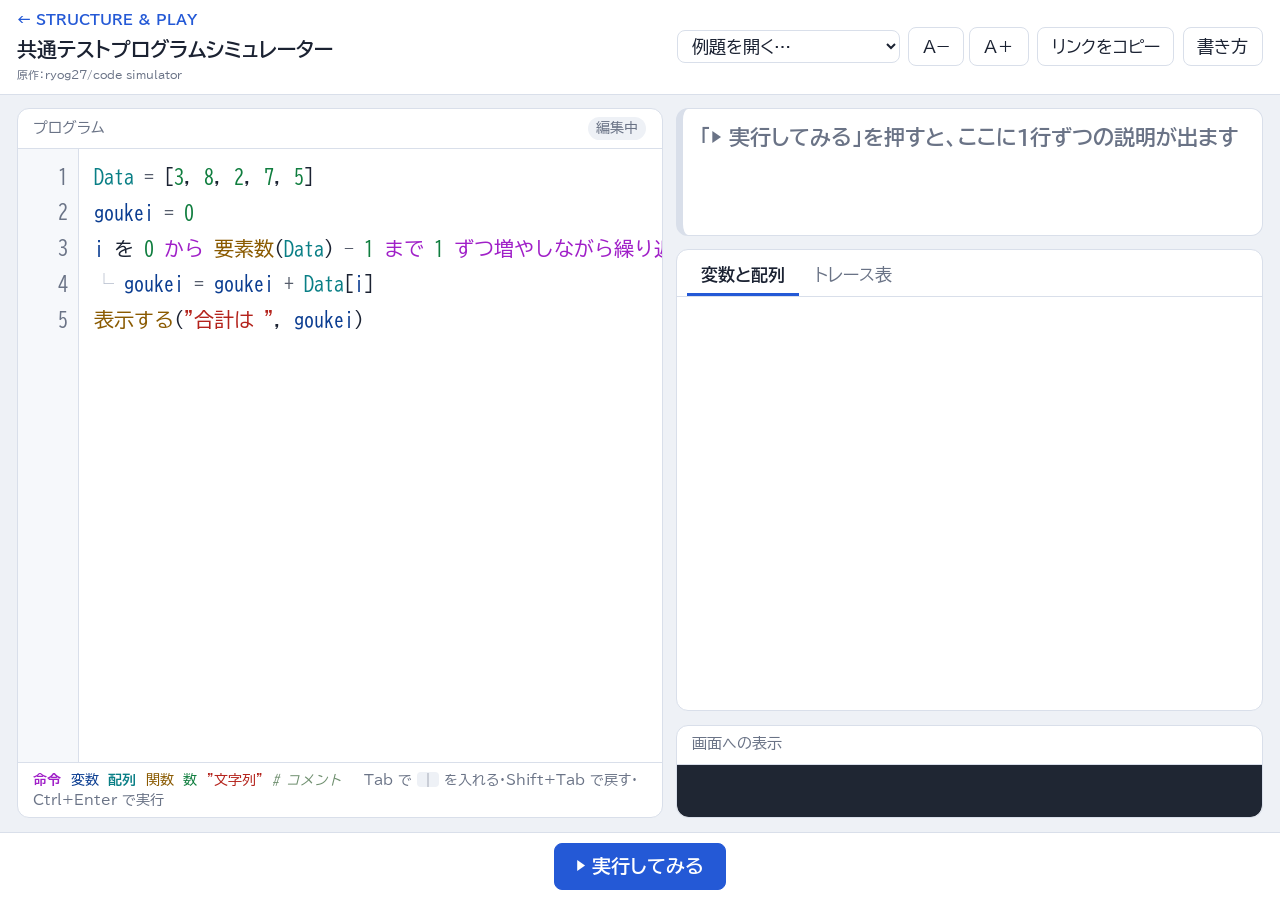
<file: apps/program-simulation/index.html>
<!doctype html>
<html lang="ja">
<head>
  <meta charset="utf-8">
  <meta name="viewport" content="width=device-width, initial-scale=1">
  <title>共通テストプログラムシミュレーター</title>
  <meta name="description" content="共通テスト用プログラム表記（DNCL）のプログラムを1行ずつ実行し、変数や配列の変化を見せる教材">
  <link rel="preconnect" href="https://fonts.googleapis.com">
  <link rel="preconnect" href="https://fonts.gstatic.com" crossorigin>
  <link href="https://fonts.googleapis.com/css2?family=BIZ+UDGothic:wght@400;700&family=BIZ+UDPGothic:wght@400;700&display=swap" rel="stylesheet">
  <link rel="stylesheet" href="css/style.css">
</head>
<body>
  <header class="top">
    <div class="app-heading"><a class="home-link" href="../../index.html">← STRUCTURE &amp; PLAY</a><h1>共通テストプログラムシミュレーター</h1><a class="source-link" href="https://github.com/ryog27/code_simulator" target="_blank" rel="noopener noreferrer">原作：ryog27/code_simulator</a></div>
    <div class="tools">
      <select id="sample" aria-label="例題"></select>
      <div class="group" role="group" aria-label="文字の大きさ">
        <button id="fontDown" title="文字を小さく">A−</button>
        <button id="fontUp" title="文字を大きく">A＋</button>
      </div>
      <button id="share" title="このプログラムを開くリンクをコピー">リンクをコピー</button>
      <button id="helpBtn">書き方</button>
    </div>
  </header>

  <main class="layout">
    <section class="panel code-panel">
      <div class="panel-head">
        <span>プログラム</span>
        <span id="modeBadge" class="badge">編集中</span>
      </div>
      <div id="editor" class="editor">
        <div id="gutter" class="gutter" aria-hidden="true"></div>
        <div class="code-wrap">
          <pre id="hlLayer" class="hl-layer" aria-hidden="true"></pre>
          <textarea id="src" spellcheck="false" autocomplete="off" wrap="off" aria-label="プログラム"></textarea>
        </div>
      </div>
      <div id="viewer" class="viewer" hidden>
        <div id="lines" class="lines">
          <div id="hlBar" class="hl-bar"></div>
        </div>
      </div>
      <div id="parseError" class="parse-error" hidden></div>
      <div class="edit-hint" id="editHint">
        <span class="legend"><span class="hl-k">命令</span><span class="hl-v">変数</span><span class="hl-a">配列</span><span class="hl-f">関数</span><span class="hl-n">数</span><span class="hl-s">"文字列"</span><span class="hl-c"># コメント</span></span>
        <span>Tab で <code>│</code> を入れる・Shift+Tab で戻す・Ctrl+Enter で実行</span>
      </div>
    </section>

    <section class="side">
      <div id="explain" class="panel explain kind-idle">
        <div class="ex-title">「▶ 実行してみる」を押すと、ここに1行ずつの説明が出ます</div>
      </div>

      <div class="panel state-panel">
        <div class="tabs" role="tablist">
          <button class="tab active" data-tab="vars" role="tab">変数と配列</button>
          <button class="tab" data-tab="trace" role="tab">トレース表</button>
        </div>
        <div id="tab-vars" class="tab-body">
          <div id="scalars" class="vars-grid"></div>
          <div id="arrays"></div>
        </div>
        <div id="tab-trace" class="tab-body" hidden>
          <div id="traceWrap" class="trace-wrap"></div>
        </div>
      </div>

      <div class="panel output-panel">
        <div class="panel-head"><span>画面への表示</span></div>
        <div id="output" class="output"></div>
      </div>
    </section>
  </main>

  <footer class="controls">
    <div id="editControls" class="ctrl-row">
      <button id="runBtn" class="primary big">▶ 実行してみる</button>
    </div>
    <div id="runControls" class="ctrl-row" hidden>
      <button id="editBtn" title="編集に戻る（Esc）">✎ 編集に戻る</button>
      <div class="group">
        <button id="firstBtn" title="最初へ（Home）">⏮</button>
        <button id="prevBtn" class="big" title="1つ戻る（←）">◀ 戻る</button>
        <button id="playBtn" class="big" title="自動で進める（P）">▶ 自動</button>
        <button id="nextBtn" class="primary big" title="1つ進む（→ / スペース）">次へ ▶</button>
        <button id="lastBtn" title="最後へ（End）">⏭</button>
      </div>
      <input id="scrub" class="scrub" type="range" min="0" max="0" value="0" aria-label="手順">
      <span id="counter" class="counter"></span>
      <label class="speed">速さ <input id="speed" type="range" min="1" max="10" value="4"></label>
    </div>
  </footer>

  <dialog id="helpDlg" class="help">
    <form method="dialog" class="help-close"><button>閉じる</button></form>
    <h2>書き方（共通テスト用プログラム表記）</h2>
    <table>
      <tr><th>代入</th><td><code>x = 10</code>　<code>Data = [3, 8, 2]</code>　<code>a = 1, b = 2</code></td></tr>
      <tr><th>増やす・減らす</th><td><code>x を 1 増やす</code>　<code>x を 2 減らす</code></td></tr>
      <tr><th>すべての要素</th><td><code>Hindo のすべての要素を 0 にする</code></td></tr>
      <tr><th>表示</th><td><code>表示する("合計は", goukei)</code>（並べた値をつなげて1行に表示）</td></tr>
      <tr><th>計算</th><td><code>+ - * /</code>　<code>÷</code>（商・整数）　<code>%</code>（余り）　<code>**</code>（べき乗）</td></tr>
      <tr><th>比較</th><td><code>==　!=　&lt;　&gt;　&lt;=　&gt;=</code>（<code>≠ ≦ ≧</code> も可）</td></tr>
      <tr><th>論理</th><td><code>and　or　not</code></td></tr>
      <tr><th>配列</th><td><code>Data[i]</code>（添字は 0 から）　<code>Hyo[i][j]</code> または <code>Hyo[i, j]</code></td></tr>
      <tr><th>関数</th><td><code>要素数(Data)</code>　<code>整数(x)</code>　<code>切り上げ(x)</code>　<code>四捨五入(x)</code>　<code>絶対値(x)</code>　<code>平方根(x)</code>　<code>乱数()</code>　<code>乱数(1, 6)</code>　<code>二進(x)</code>　<code>文字列(x)</code>　<code>数値(s)</code></td></tr>
      <tr><th>コメント</th><td><code># ここから行の終わりまで</code></td></tr>
    </table>
    <h3>条件分岐</h3>
<pre>もし x &lt; 3 ならば:
│ 表示する("小さい")
そうでなくもし x &lt; 6 ならば:
│ 表示する("中くらい")
そうでなければ:
└ 表示する("大きい")</pre>
    <h3>繰り返し</h3>
<pre>i を 0 から 9 まで 1 ずつ増やしながら繰り返す:
└ goukei = goukei + i

x &gt; 0 の間繰り返す:
└ x = x ÷ 2

繰り返す:
└ n = n + 1
を, n * n &gt; 50 になるまで実行する</pre>
    <p>字下げには <code>│</code> <code>└</code> と空白のどちらも使えます。同じかたまりの行は、行の始めの幅をそろえてください（<code>│</code> 1つと空白1つは同じ幅）。</p>
  </dialog>

  <div id="toast" class="toast" hidden></div>

  <script src="js/dncl.js"></script>
  <script src="js/highlight.js"></script>
  <script src="js/samples.js"></script>
  <script src="js/app.js"></script>
</body>
</html>
</file>
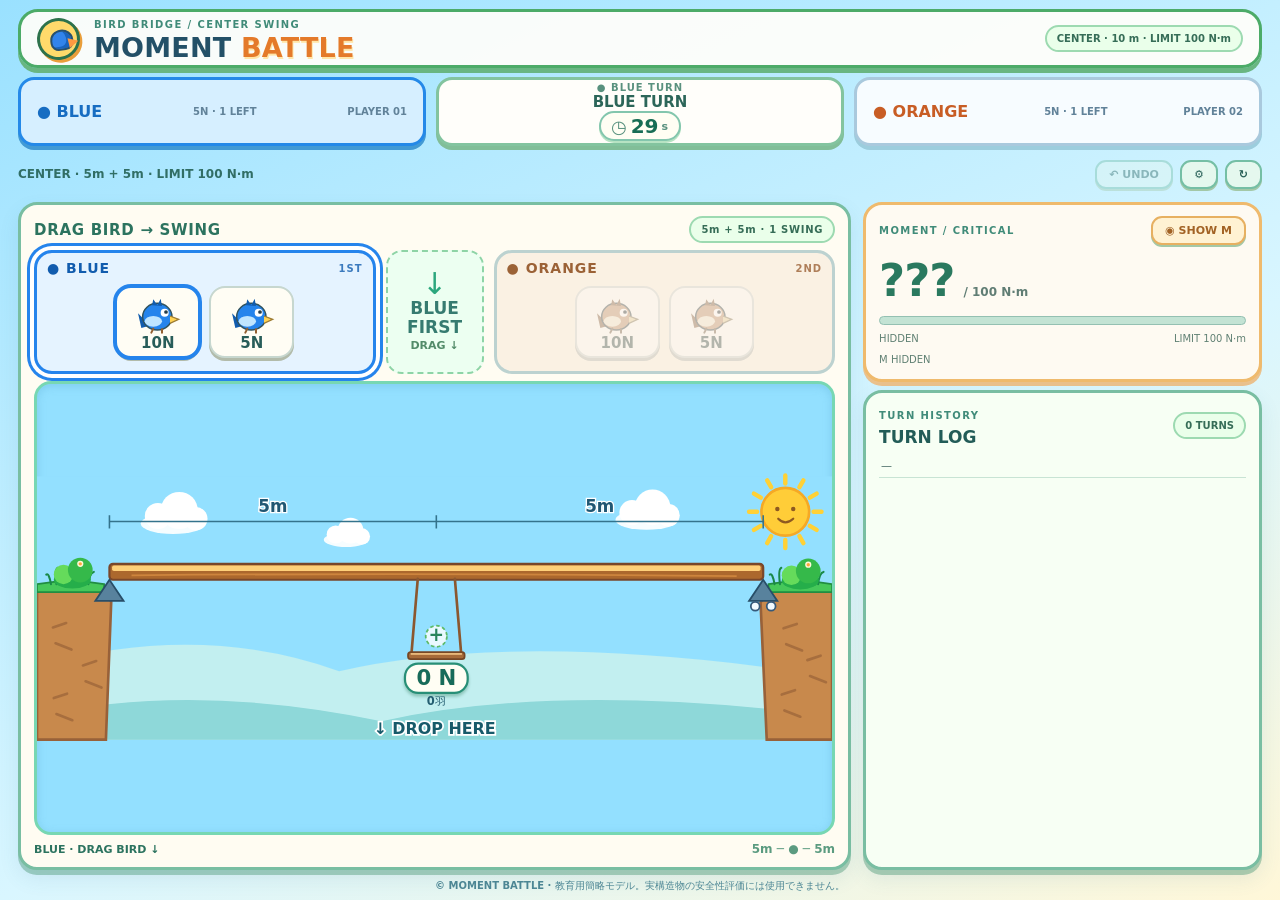
<file: preview/moment-battle-center/index.html>
<!doctype html>
<html lang="ja">
<head>
  <!-- Google Analytics 4 -->
  <script async src="https://www.googletagmanager.com/gtag/js?id=G-XE1NBEVFK6"></script>
  <script>
    window.dataLayer = window.dataLayer || [];
    function gtag(){dataLayer.push(arguments);}
    gtag('js', new Date());
    gtag('config', 'G-XE1NBEVFK6');
  </script>
<meta charset="utf-8"><meta name="viewport" content="width=device-width,initial-scale=1">
<meta name="theme-color" content="#93e0ff"><meta name="robots" content="noindex,nofollow,noarchive">
<meta name="description" content="鳥を梁に配置し、荷重と曲げモーメントを考える無料の構造力学ゲーム「MOMENT BATTLE」。スマートフォンやPCのブラウザで遊べます。">
<link rel="icon" href="data:image/svg+xml,%3Csvg%20xmlns%3D%22http%3A//www.w3.org/2000/svg%22%20viewBox%3D%220%200%2064%2064%22%3E%0A%3Crect%20width%3D%2264%22%20height%3D%2264%22%20rx%3D%2217%22%20fill%3D%22%23a4e6ff%22/%3E%0A%3Ccircle%20cx%3D%2231%22%20cy%3D%2232%22%20r%3D%2224%22%20fill%3D%22%23ffdc68%22%20stroke%3D%22%23317b54%22%20stroke-width%3D%224%22/%3E%0A%3Cellipse%20cx%3D%2228%22%20cy%3D%2231%22%20rx%3D%2217%22%20ry%3D%2216%22%20fill%3D%22%233289ee%22%20stroke%3D%22%23245b7c%22%20stroke-width%3D%222%22/%3E%0A%3Cellipse%20cx%3D%2229%22%20cy%3D%2240%22%20rx%3D%2210%22%20ry%3D%226%22%20fill%3D%22%23d6edff%22/%3E%0A%3Ccircle%20cx%3D%2237%22%20cy%3D%2227%22%20r%3D%225%22%20fill%3D%22%23fff%22/%3E%3Ccircle%20cx%3D%2239%22%20cy%3D%2227%22%20r%3D%222%22%20fill%3D%22%23233a4c%22/%3E%0A%3Cpath%20d%3D%22M43%2033l13%204-12%207z%22%20fill%3D%22%23ffa733%22%20stroke%3D%22%23ac6323%22%20stroke-width%3D%222%22/%3E%0A%3Cpath%20d%3D%22M17%2019l3-9%206%208%22%20fill%3D%22%23277dc9%22/%3E%0A%3C/svg%3E%0A" type="image/svg+xml">
<style>
:root{font-family:Inter,"Yu Gothic","Hiragino Kaku Gothic ProN",Meiryo,system-ui,sans-serif;color:#e6edf8;background:#0b1424;font-synthesis:none}*{box-sizing:border-box}body{margin:0;background:radial-gradient(ellipse at 12% 0%,#173250 0%,transparent 55%),#0c1424;transition:background .35s}body[data-turn-theme="orange"]{background:radial-gradient(ellipse at 10% 2%,#644025 0%,transparent 56%),#111522}body[data-turn-theme="blue"]{background:radial-gradient(ellipse at 10% 2%,#173d69 0%,transparent 53%),#0c1424}button,input{font:inherit}button{cursor:pointer}button:disabled{opacity:.4;cursor:not-allowed}button:focus-visible,input:focus-visible{outline:3px solid #9ed7ff;outline-offset:2px}svg{display:block;max-width:100%}[hidden]{display:none!important}.app-shell{height:100dvh;min-height:510px;width:min(100%,1400px);padding:12px 22px 7px;margin:auto;display:flex;flex-direction:column;gap:8px;overflow:hidden}.masthead{height:54px;flex:none;display:flex;align-items:center;gap:12px}.brandmark{border:2px solid #4bb5df;border-radius:10px;width:40px;height:40px;display:flex;align-items:center;justify-content:center;gap:4px;transform:rotate(-5deg)}.brandmark i{display:block;width:4px;height:22px;background:#4bb5df;transform:skew(-20deg)}.brandmark i:nth-child(2){height:15px;transform:skew(20deg)}.brand-text{flex:1;min-width:0}.brand-text h1{font-size:22px;letter-spacing:.5px;margin:0;line-height:1.2}.brand-text em{color:#80cbfa;font-weight:900}.eyebrow{font-size:9px;color:#7fadd5;font-weight:900;letter-spacing:1.65px}.tag,.section-tag,.small-tag{border:1px solid #416180;border-radius:20px;color:#b9cddd;padding:6px 10px;font-size:10px;font-weight:800;white-space:nowrap}.screens{flex:1;min-height:0;display:flex;flex-direction:column}.screen{height:100%;min-height:0;display:flex;flex-direction:column;gap:10px;animation:appear .28s ease-out}@keyframes appear{from{opacity:.2;transform:translateY(5px)}to{opacity:1;transform:translateY(0)}}footer{flex:none;height:14px;line-height:14px;text-align:center;font-size:9px;color:#738caa;white-space:nowrap;overflow:hidden;text-overflow:ellipsis}.panel{background:linear-gradient(150deg,#17293f,#122034);border:1px solid #34506d;border-radius:14px;min-width:0;min-height:0}.panel-head{display:flex;align-items:center;justify-content:space-between;gap:8px}.panel h3{font-size:17px;margin:4px 0 0}.panel h2{margin:0}.screen-heading,.result-heading{display:flex;justify-content:space-between;align-items:center;gap:14px;flex:none}.screen-heading h2,.result-heading h2{font-size:27px;margin:2px 0}.screen-heading p,.result-heading p{color:#acbfd6;font-size:12px;margin:0}.primary-button{background:linear-gradient(110deg,#f4a95d,#f8c181);border:1px solid #ffd6a2;color:#1a2940;font-weight:900;border-radius:11px;padding:13px 22px;white-space:nowrap;box-shadow:0 6px 18px #0004}.primary-button:hover:not(:disabled){filter:brightness(1.12)}
/* Settings */
.setup-layout{display:grid;grid-template-columns:minmax(0,1.22fr) minmax(0,.78fr);gap:12px;flex:1;min-height:0}.setup-layout .panel{padding:clamp(12px,2vh,23px);display:flex;flex-direction:column;gap:12px;min-height:0}.stage-options{display:grid;grid-template-columns:repeat(2,minmax(0,1fr));gap:10px}.stage-card{text-align:left;padding:14px;background:#1c334e;border:1px solid #47627e;border-radius:10px;color:#e1efff;display:flex;flex-direction:column;gap:7px;min-width:0}.stage-card[aria-pressed="true"]{border-color:#7dccfc;background:#284c70;box-shadow:inset 0 0 0 1px #86c7ec77}.stage-card:hover{border-color:#8dbbe0}.stage-card strong{font-size:15px}.stage-card small{color:#aecae0;font-size:10px}.stage-segments,.setup-preview{display:flex;width:100%;gap:3px}.stage-segments{height:27px}.stage-segments span,.setup-preview span{display:flex;align-items:center;justify-content:center;min-width:0;border:1px solid #7ea8c6;border-radius:4px;background:#375f80;font-size:11px;font-weight:800;overflow:hidden}.custom-head{display:flex;justify-content:space-between;gap:8px;align-items:center;flex-wrap:wrap;margin-top:6px}.custom-head strong{font-size:14px}.custom-head span{font-size:10px;color:#a9bfd7}.interval-grid{display:grid;grid-template-columns:repeat(4,minmax(0,1fr));gap:10px}.interval-field{display:flex;flex-direction:column;gap:5px;font-size:12px;color:#b9cde2}.interval-field input,#limit-input{background:#0d1c2e;color:#f0f8ff;border:1px solid #587490;border-radius:9px;padding:11px 12px;min-width:0;width:100%;font-size:19px;font-weight:900;font-variant-numeric:tabular-nums}.setup-hint{font-size:11px;color:#acc0d5;line-height:1.65;margin:0}.limit-input-label{font-weight:800;font-size:14px;display:flex;justify-content:space-between;gap:8px}.limit-input-label strong{color:#80c8f8}.setup-rules #limit-input{font-size:29px;padding:13px}.rules-chips{display:flex;gap:7px;flex-wrap:wrap}.rules-chips span{font-size:11px;background:#243a53;border:1px solid #4b6684;border-radius:8px;padding:8px}.rules-chips b{color:#f7c48b}.beam-preview-title{font-size:11px;color:#a9cce7;margin:2px 0 0}.setup-preview{height:54px;align-items:stretch}.setup-preview span{font-size:14px}.error-text{color:#ffb6ab;font-size:11px;margin:0}.setup-rules .primary-button{margin-top:auto;width:100%;font-size:16px;display:flex;justify-content:space-between}.setup-footnote{margin:0;text-align:center;color:#8ba5c3;font-size:10px;flex:none}
/* Arena */
.battle-topline{flex:none;height:72px;display:grid;grid-template-columns:1fr minmax(145px,1fr) 1fr;gap:9px}.battle-team{border:1px solid #496584;border-radius:12px;padding:8px 14px;display:flex;align-items:center;gap:8px;justify-content:space-between;min-width:0;background:#1b2c44}.battle-team strong{font-size:16px;white-space:nowrap}.battle-team small{font-size:10px;color:#a0b9d3;white-space:nowrap}.battle-team .eyebrow{display:none}.player-blue.active{border-color:#54aeff;background:#1a3f68;box-shadow:inset 0 0 0 1px #5c9fdb55}.player-blue strong{color:#8acbff}.player-orange.active{border-color:#f8b468;background:#634021;box-shadow:inset 0 0 0 1px #ca924d55}.player-orange strong{color:#ffcb8f}.turn-center{display:flex;flex-direction:column;align-items:center;justify-content:center;gap:3px;border:1px solid #425d7a;border-radius:12px;background:#17283f}.turn-center span{font-size:11px;font-weight:900;letter-spacing:1px;color:#a8c5df}.turn-center strong{font-size:18px}.battle-toolbar{flex:none;display:flex;align-items:center;justify-content:space-between;gap:10px;height:40px}.stage-info{font-size:12px;color:#c5d7e9;font-weight:800}.toolbar-actions,.load-options{display:flex;gap:7px}.toolbar-actions button,.visibility-toggle,.result-top-actions button:not(.primary-button),.result-controls button{background:#253d58;color:#ebf5ff;border:1px solid #6b8fac;border-radius:9px;font-weight:800;padding:8px 13px;font-size:11px;white-space:nowrap}.toolbar-actions button:hover:not(:disabled),.visibility-toggle:hover,.result-controls button:hover{background:#3c5877}.battle-columns{flex:1;min-height:0;display:grid;grid-template-columns:minmax(0,1.65fr) minmax(290px,.80fr);gap:10px}.play-panel{display:flex;flex-direction:column;gap:9px;padding:12px 15px}.beam-stage{min-height:0;flex:1;border:1px solid #365572;border-radius:10px;background:linear-gradient(#172c44,#172438);display:flex;align-items:center;justify-content:center;overflow:hidden}.beam-stage svg{width:100%;height:100%;max-height:330px}.load-picker{display:flex;align-items:center;justify-content:space-between;flex:none;gap:9px}.load-picker-title{display:flex;flex-direction:column;gap:1px}.load-picker-title strong{font-size:13px}.load-option{font-size:15px;font-weight:900;color:#dceefb;background:#243a51;border:1px solid #546f89;border-radius:9px;padding:8px 14px;min-width:110px}.load-option small{font-size:10px;font-weight:600;color:#bad0df}.load-option.active{background:#315e81;border-color:#8bcdf9}.load-option.special.active{background:#27635f;border-color:#8deadd}.load-option:hover:not(:disabled){filter:brightness(1.18)}.hook-actions{flex:none;display:grid;grid-template-columns:repeat(3,1fr);gap:8px}.hook-button{display:flex;flex-direction:column;gap:4px;text-align:left;background:#1e3550;color:#eaf4ff;border:1px solid #53799c;padding:10px 12px;border-radius:10px;min-width:0}.hook-button:hover:not(:disabled){background:#305477;border-color:#9ed5ff}.hook-pos{color:#8abde5;font-weight:900;font-size:10px;letter-spacing:1px}.hook-button strong{font-size:15px}.hook-sub,.hook-result{font-size:10px;color:#b6c9dd}.hook-result{font-weight:700;color:#c8e9ff}.hook-result.danger{color:#ffa2a2}.action-note{font-size:10px;color:#9dbad5;margin:0;flex:none}.battle-side{display:flex;flex-direction:column;gap:9px;min-height:0}.battle-side .panel{padding:12px 15px}.limit-panel{flex:none}.limit-heading{display:flex;align-items:center;justify-content:space-between;gap:9px}.metric{display:flex;align-items:baseline;gap:9px;margin:9px 0}.metric span{font-size:clamp(34px,5vh,55px);font-weight:950;letter-spacing:-1px;font-variant-numeric:tabular-nums}.metric small{font-size:12px;color:#b9cde0;font-weight:800}.gauge{height:9px;background:#253953;border:1px solid #344f68;border-radius:8px;overflow:hidden}#gauge-fill{background:linear-gradient(90deg,#4bc4ff,#ff936a);height:100%;width:0%;transition:width .25s}.limit-label{display:flex;justify-content:space-between;gap:5px;color:#a2c1dc;font-size:10px;margin-top:8px}.risk-text{font-size:10px;color:#aac4dc;line-height:1.6;margin:8px 0 0}.plot-panel{flex:1;display:flex;flex-direction:column;gap:5px}.plot-panel svg{height:100%;min-height:0;width:100%;background:#122339;border-radius:8px}.stats-panel{flex:none}.stats-grid{display:grid;grid-template-columns:1fr auto;gap:5px;font-size:10px;margin-top:8px;color:#b6c7d9}.stats-grid b{color:#e2efff;text-align:right}.history-panel{flex:1;min-height:0;display:flex;flex-direction:column}.history-list{margin:7px 0 0;padding:0;list-style:none;overflow:auto;min-height:0;flex:1;display:flex;flex-direction:column;gap:6px}.history-list li{display:flex;justify-content:space-between;gap:8px;font-size:11px;border-bottom:1px solid #324862;padding:5px 2px}.history-list .blue{color:#8bcfff}.history-list .orange{color:#ffc38a}
body[data-turn-theme="orange"] .play-panel{border-color:#885f3a}body[data-turn-theme="orange"] .beam-stage{border-color:#74583b;background:linear-gradient(#303344,#252436)}body[data-turn-theme="orange"] .hook-button:hover:not(:disabled){background:#664628;border-color:#edab64}
/* Failure screen: designed to settle into a frozen broken beam, no automatic navigation */
.break-screen{align-items:center;justify-content:space-evenly;gap:8px;text-align:center}.break-head h2{font-size:clamp(22px,4vw,44px);margin:5px 0;color:#ffc5ac;letter-spacing:1px}.break-head p{margin:0;color:#bbccdb;font-size:14px}.fracture-stage{position:relative;border:1px solid #874e54;border-radius:20px;background:radial-gradient(ellipse at 50% 55%,#5a252c,#172336 65%);width:min(100%,920px);max-height:50vh;flex:1;min-height:200px;display:flex;align-items:center;justify-content:center;overflow:hidden}.fracture-stage svg{width:100%;height:100%}.fracture-stage .fracture-left{transform-box:fill-box;transform-origin:100% 50%;animation:crack-left 1.45s cubic-bezier(.3,.8,.4,1) both}.fracture-stage .fracture-right{transform-box:fill-box;transform-origin:0% 50%;animation:crack-right 1.45s cubic-bezier(.3,.8,.4,1) both}.fracture-stage .fall-weight{animation:fall-weight 1.45s cubic-bezier(.2,.65,.4,1) both}.fracture-stage .crack-spark{animation:crack-spark 1.45s ease-out both}.fracture-flash{position:absolute;inset:0;pointer-events:none;background:#fff;opacity:0;animation:fracture-flash 1.45s ease-out both}.break-result{display:flex;align-items:center;gap:15px;justify-content:center;flex-wrap:wrap}.break-result strong{color:#ffc3a5;font-size:clamp(17px,3vw,27px)}.break-result span{color:#f2dfd5;font-size:16px;font-weight:800}.break-continue{font-size:17px;padding:14px 36px}.break-hint{color:#b9cbdb;font-size:12px;margin:0}.fracture-stage.ready{cursor:pointer}.fracture-stage.ready:hover{border-color:#e6ac82}@keyframes crack-left{0%,25%{transform:none}43%{transform:translate(-6px,-2px) rotate(-3deg)}100%{transform:translate(-12px,14px) rotate(12deg)}}@keyframes crack-right{0%,25%{transform:none}43%{transform:translate(8px,2px) rotate(4deg)}100%{transform:translate(12px,18px) rotate(-12deg)}}@keyframes fall-weight{0%,26%{transform:none;opacity:1}100%{transform:translateY(170px) rotate(12deg);opacity:.7}}@keyframes crack-spark{0%,24%{opacity:0;transform:scale(.1)}38%{opacity:1;transform:scale(1.2)}100%{opacity:0;transform:scale(2)}}@keyframes fracture-flash{0%,24%{opacity:0}32%{opacity:.7}46%,100%{opacity:0}}
/* Result view — internal history can scroll, but page does not */
.result-heading{flex:none}.result-heading h2{font-size:22px}.result-heading h2 span{color:#ffbd80}.result-top-actions{display:flex;gap:8px;align-items:center}.result-columns{min-height:0;flex:1;display:grid;grid-template-columns:minmax(0,1.5fr) minmax(245px,.8fr);gap:10px}.result-columns .panel{padding:15px}.result-inspection{display:flex;flex-direction:column;gap:8px}.result-inspection svg{flex:1;min-height:0;width:100%;background:#14263c;border:1px solid #34516d;border-radius:9px}.result-m{font-size:15px;font-variant-numeric:tabular-nums}.plot-legend{display:flex;flex-wrap:wrap;gap:12px;font-size:11px;color:#b8cee0}.plot-legend span{display:flex;align-items:center;gap:6px}.plot-legend i{width:20px;height:3px;background:#65baff}.plot-legend .previous-line{background:repeating-linear-gradient(90deg,#8b9caf 0 6px,transparent 6px 10px)}.plot-legend .failure-line{background:repeating-linear-gradient(90deg,#ed8989 0 6px,transparent 6px 10px)}.result-detail{font-size:11px;color:#cbdbe9;line-height:1.5;margin:0}.result-controls{display:flex;justify-content:space-between;gap:7px;align-items:center}.result-controls span{font-size:12px;font-weight:900}.result-timeline-panel{display:flex;flex-direction:column;gap:12px}.result-timeline{min-height:0;flex:1;overflow:auto;display:flex;flex-direction:column;gap:8px}.result-turn-button{flex:none;display:flex;justify-content:space-between;align-items:center;text-align:left;gap:6px;border:1px solid #4c6882;border-radius:10px;background:#1d344d;padding:9px;color:#eaf2ff;width:100%}.result-turn-button.selected{border-color:#91d0ff;background:#2d4f6c}.result-turn-button:hover{background:#365a78}.result-turn-meta{display:flex;flex-direction:column;gap:3px;min-width:0}.result-turn-meta span{color:#9cd6ff;font-size:10px}.result-turn-meta span.orange{color:#ffc184}.result-turn-meta strong{font-size:12px}.result-turn-meta small{font-size:10px;color:#b5c8d9}.result-mini{flex:0 0 100px;width:100px;height:45px;background:#11253b;border-radius:6px}
@media(max-height:740px) and (min-width:760px){.app-shell{gap:5px;padding-top:6px}.masthead{height:45px}.battle-topline{height:57px}.battle-toolbar{height:33px}.play-panel{gap:5px;padding:9px 12px}.load-option{padding:5px 10px}.hook-button{padding:6px 9px;gap:2px}.battle-side{gap:5px}.battle-side .panel{padding:8px 12px}.metric{margin:3px 0}.risk-text{margin:5px 0 0}.history-list li{padding:3px}.setup-layout .panel{gap:8px}.stage-card{padding:9px}.interval-field input{padding:6px}.results-columns .panel{padding:8px}}
@media(max-width:760px){.app-shell{padding:5px 8px;gap:5px;min-height:0}.masthead{height:40px;gap:8px}.brandmark{width:30px;height:30px}.brand-text h1{font-size:16px}.eyebrow{font-size:8px;letter-spacing:1px}.tag{font-size:8px;padding:4px 6px}.screen{gap:6px}.screen-heading h2{font-size:20px}.screen-heading p{font-size:10px}.setup-layout{grid-template-columns:1fr;grid-template-rows:auto 1fr;gap:7px;overflow:hidden}.setup-layout .panel{padding:10px;gap:6px}.stage-card{padding:7px;gap:4px}.stage-card strong{font-size:12px}.stage-card small{font-size:9px}.stage-segments{height:18px}.custom-head{margin-top:0}.custom-head strong{font-size:11px}.custom-head span{font-size:9px}.interval-field{font-size:9px}.interval-field input{font-size:15px;padding:5px}.setup-hint{font-size:9px}.setup-rules h3{font-size:13px}.setup-rules #limit-input{font-size:21px;padding:5px}.rules-chips span{font-size:9px;padding:4px}.setup-preview{height:27px}.setup-rules .primary-button{font-size:12px;padding:8px}.setup-footnote{font-size:8px}.battle-topline{height:48px;gap:3px;grid-template-columns:1fr 1fr 1fr}.battle-team{padding:4px 6px;display:flex;flex-direction:column;justify-content:center;gap:1px}.battle-team strong{font-size:10px}.battle-team small{font-size:8px}.turn-center span{font-size:7px}.turn-center strong{font-size:11px}.battle-toolbar{height:34px}.stage-info{font-size:9px;max-width:35%;line-height:1.3}.toolbar-actions{gap:3px}.toolbar-actions button{font-size:9px;padding:7px 6px}.battle-columns{grid-template-columns:1fr;grid-template-rows:minmax(0,1.8fr) minmax(130px,.8fr);gap:6px}.play-panel{gap:4px;padding:6px}.panel h3{font-size:13px}.beam-stage svg{max-height:none}.load-picker-title strong{font-size:10px}.load-option{font-size:12px;padding:4px 7px;min-width:87px}.load-option small{font-size:8px}.hook-actions{gap:4px}.hook-button{padding:5px 7px;gap:1px}.hook-button strong{font-size:11px}.hook-pos,.hook-sub,.hook-result{font-size:8px}.action-note{font-size:8px}.battle-side{display:grid;grid-template-columns:1fr 1fr;gap:5px}.battle-side .panel{padding:7px}.limit-panel{grid-column:1}.metric{margin:3px 0}.metric span{font-size:25px}.metric small{font-size:9px}.limit-label{font-size:8px;margin-top:2px}.risk-text{font-size:8px;margin:3px 0 0}.visibility-toggle{font-size:9px;padding:5px}.history-panel{grid-column:2;grid-row:1 / span 2}.history-list{margin-top:2px}.history-list li{font-size:8px;gap:3px;padding:2px}.history-list li b{font-size:8px}.plot-panel{grid-column:1;grid-row:2;padding:5px}.stats-panel{display:none!important}.result-heading h2{font-size:15px}.result-heading p{font-size:9px}.result-top-actions{gap:3px}.result-top-actions button,.result-top-actions .primary-button{font-size:9px;padding:7px}.result-columns{grid-template-columns:1fr;grid-template-rows:minmax(0,1.1fr) minmax(0,.9fr);gap:6px}.result-columns .panel{padding:7px}.result-inspection{gap:4px}.result-m{font-size:10px}.result-detail,.plot-legend{font-size:9px}.result-controls button{font-size:9px;padding:5px}.result-timeline{display:grid;grid-template-columns:1fr 1fr;align-content:start;gap:5px}.result-turn-button{padding:5px}.result-turn-meta strong{font-size:9px}.result-mini{width:68px;flex-basis:68px;height:35px}.break-head h2{font-size:23px}.break-head p{font-size:11px}.fracture-stage{min-height:100px;max-height:45vh}.break-result{gap:5px}.break-result strong{font-size:17px}.break-result span{font-size:11px}.break-continue{padding:11px 20px;font-size:13px}footer{height:10px;line-height:10px;font-size:8px}}
@media(max-height:650px) and (max-width:760px){.screen-heading p,.setup-footnote,.setup-hint,.action-note,.risk-text{display:none}.setup-layout .panel{gap:4px;padding:5px}.setup-preview{height:18px}.stage-card{padding:5px}.stage-segments{height:15px}.battle-topline{height:38px}.battle-toolbar{height:25px}.hook-button{padding:3px}.battle-columns{grid-template-rows:minmax(0,1.8fr) minmax(95px,.8fr)}}
@media(prefers-reduced-motion:reduce){*,*::before,*::after{animation-duration:.01ms!important;transition-duration:.01ms!important}}
/* MOMENT BATTLE 0.6 — Cartoon canyon / bird swing visual theme
   Visual-only overrides. Keep gameplay control ids and core logic intact. */
:root{font-family:system-ui,"Yu Gothic","Hiragino Kaku Gothic ProN",Meiryo,sans-serif;color:#254656;background:#c7f3ff;font-synthesis:none;--ink:#234654;--blue:#267cdd;--orange:#ef7a29;--green:#37ac55;--paper:#fffefa;--edge:#91c9b2;--shadow:0 5px 0 #4e9a7670,0 9px 20px #35738f1b}
body,body[data-turn-theme="blue"]{background:linear-gradient(155deg,#9ae1ff 0%,#d9f6ff 60%,#fff7d8 100%);color:var(--ink)}
body[data-turn-theme="orange"]{background:linear-gradient(160deg,#ffe7b1 0%,#d7f5ff 53%,#fff4dc 100%)}
button:focus-visible,input:focus-visible{outline:3px solid #faaf42;outline-offset:2px}
.app-shell{max-width:1460px;gap:9px;padding:9px 18px 7px}
.masthead{height:59px;background:#fffefaee;border:3px solid #4cab68;border-radius:20px;padding:5px 16px;box-shadow:0 5px 0 #69b682;gap:14px}
.brandmark{width:43px;height:42px;background:#ffda6b;border:3px solid #2d724c;border-radius:50%;transform:rotate(-8deg);box-shadow:2px 3px 0 #e99e3a;position:relative;overflow:visible}
.brandmark i{display:none}
.brandmark::before{content:"";position:absolute;left:10px;top:9px;width:19px;height:17px;background:#3284eb;border-radius:60% 60% 45% 45%;box-shadow:inset -5px -2px #1964be;border:2px solid #28516e}
.brandmark::after{content:"";position:absolute;left:28px;top:18px;border-left:10px solid #ff9941;border-top:5px solid transparent;border-bottom:5px solid transparent;transform:rotate(-6deg)}
.brand-text h1{font-size:clamp(19px,2.2vw,27px);letter-spacing:.2px;color:#235067;font-weight:950}
.brand-text em{color:#e47a2a;font-weight:1000;text-shadow:1px 2px #ffe5a8}
.eyebrow{color:#408b79;font-size:10px;letter-spacing:1.4px}
.tag,.section-tag,.small-tag{color:#366d57;border:2px solid #9ddab1;background:#eaffea;font-weight:900}
.panel{border:3px solid #79bea2;background:#fffcf2;box-shadow:var(--shadow);border-radius:19px;color:#264954}
.panel h3{color:#225c57;font-weight:950}
.screen{gap:10px}
.screen-heading h2,.result-heading h2{color:#235b53;font-weight:950;text-shadow:1px 2px #fff}
.screen-heading p,.result-heading p{color:#476775}
.primary-button{background:#ffb740;border:3px solid #d67a2a;color:#513c25;font-size:14px;font-weight:950;box-shadow:0 5px 0 #c27d35;padding:10px 18px;transition:transform .14s,box-shadow .14s}
.primary-button:hover:not(:disabled){filter:brightness(1.05);transform:translateY(-2px);box-shadow:0 7px 0 #c27d35}
.primary-button:active:not(:disabled){transform:translateY(3px);box-shadow:0 2px 0 #c27d35}
footer{color:#4c8694;font-size:10px;font-weight:650}
/* setup */
.setup-layout .panel{padding:clamp(12px,1.8vh,21px)}
.stage-card{background:#f3ffed;color:#2b6057;border:2px solid #9fd4a5;box-shadow:0 3px 0 #83bd94;padding:12px}
.stage-card strong{color:#265c4d}
.stage-card small{color:#567f6c}
.stage-card[aria-pressed="true"]{background:#d4f9cd;border-color:#2da858;box-shadow:0 4px 0 #73bd78,inset 0 0 0 2px #faffee}
.stage-card:hover{border-color:#39ae6b}
.stage-segments span,.setup-preview span{background:#ffcb77;color:#704424;border:2px solid #c99445;font-weight:950;border-radius:6px}
.stage-segments span:nth-child(even),.setup-preview span:nth-child(even){background:#ffecaa}
.custom-head strong,.limit-input-label{color:#285f56}
.custom-head span,.setup-hint,.interval-field,.beam-preview-title{color:#587d72}
.interval-field input,#limit-input{background:#fff;color:#275469;border:2px solid #9ac8b4;box-shadow:inset 0 2px 3px #d9eae488}
.interval-field input:focus,#limit-input:focus{border-color:#40ae77}
.limit-input-label strong{color:#e27b29}
.rules-chips span{background:#e8f9d9;border:2px solid #91ca9a;color:#385e50;font-weight:800}
.rules-chips b{color:#d76b25}
.setup-rules .primary-button{margin-top:auto}
.error-text{color:#b43628}
.setup-footnote{color:#497b81}
/* current turn and navigation */
.battle-topline{height:69px;gap:10px}
.battle-team{border:3px solid #a9c9dd;background:#f7fcff;border-radius:16px;padding:7px 16px;box-shadow:0 4px 0 #9ccddd}
.battle-team strong{font-weight:950;color:#3179b8}
.battle-team small{color:#618299;font-weight:800}
.player-blue.active{background:#d6efff;border-color:#2489e8;box-shadow:0 4px 0 #429ad4}
.player-blue strong{color:#176dc2}
.player-orange.active{background:#ffdfac;border-color:#e88b38;box-shadow:0 4px 0 #e4a051}
.player-orange strong{color:#c85d25}
.turn-center{background:#fffefa;border:3px solid #83c49f;border-radius:16px;box-shadow:0 4px 0 #81be98;color:#2c6659}
.turn-center span{color:#59917e}
.turn-center strong{font-weight:950}
body[data-turn-theme="orange"] .turn-center{background:#fff0d2;border-color:#eba24e;box-shadow:0 4px 0 #edbd75}
.battle-toolbar{height:36px}
.stage-info{color:#316e65;font-size:12px}
.toolbar-actions button,.visibility-toggle,.result-top-actions button:not(.primary-button),.result-controls button{background:#e5f8ee;color:#286057;border:2px solid #75bfa5;border-radius:11px;font-weight:900;padding:6px 12px;box-shadow:0 2px 0 #a3c8a7}
.toolbar-actions button:hover:not(:disabled),.visibility-toggle:hover,.result-controls button:hover{background:#c5f4df}
/* play area */
.battle-columns{grid-template-columns:minmax(0,1.65fr) minmax(290px,.79fr);gap:12px}
.play-panel{padding:11px 13px;gap:8px}
.beam-stage{border:3px solid #65ad91;border-radius:16px;background:#93e0ff;min-height:0;overflow:hidden;box-shadow:inset 0 2px 8px #5faed566}
.beam-stage svg{height:100%;max-height:none}
body[data-turn-theme="orange"] .play-panel,body[data-turn-theme="orange"] .beam-stage{border-color:#e6a252}
body[data-turn-theme="orange"] .beam-stage{background:#93e0ff}
.load-picker-title strong{color:#3c6554}
.load-option{background:#eaf8ff;color:#205f82;border:2px solid #8dc5d4;border-radius:13px;box-shadow:0 3px 0 #b0d4db;padding:7px 13px;font-weight:950}
.load-option small{color:#497989}
.load-option.active{background:#d0ecff;border-color:#3488df;box-shadow:0 3px 0 #68a5db}
.load-option.special.active{background:#fff0bd;border-color:#e9a13b;box-shadow:0 3px 0 #e9bb73}
.load-option:hover:not(:disabled){filter:brightness(1.045)}
.hook-actions{gap:8px}
.hook-button{background:#e8fbe7;color:#225e59;border:2px solid #7abc92;border-radius:13px;box-shadow:0 3px 0 #9bcda2;padding:9px 11px;gap:2px}
.hook-button:hover:not(:disabled),body[data-turn-theme="orange"] .hook-button:hover:not(:disabled){background:#fff0c9;color:#5f4a2c;border-color:#edab52;transform:translateY(-1px)}
.hook-pos{color:#3ca474}
.hook-button strong{color:#255c59;font-weight:950}
.hook-sub,.hook-result{color:#557c72}
.hook-result.danger{color:#b53a3e}
.action-note{color:#56837b;font-size:10px}
/* right hand sidebar */
.battle-side{gap:8px}
.battle-side .panel{padding:11px 13px}
.limit-panel{background:#fefaf2;border-color:#efba6d;box-shadow:0 4px 0 #eac18d}
.visibility-toggle{background:#fff2d3;border-color:#e7b061;color:#a26224}
.metric span{color:#2a795f}
.metric small{color:#607d74}
.gauge{background:#c3e3d4;border:1px solid #94c0b2}
#gauge-fill{background:linear-gradient(90deg,#38bf6b,#ffd345,#f48443)}
.limit-label,.risk-text{color:#618174}
.plot-panel svg,.result-inspection svg{background:#f3fcfd;border:2px solid #a3d9dc;border-radius:12px}
.stats-grid{color:#577c77}
.stats-grid b{color:#235b6a}
.history-panel{background:#f7fff4}
.history-list li{border-bottom:1px solid #c8e4d4;color:#40645e}
.history-list .blue{color:#1c77ce}
.history-list .orange{color:#d86a20}
/* bright cartoon breaking screen */
.break-screen{gap:8px;justify-content:space-evenly}
.break-head .eyebrow{color:#b06a29}
.break-head h2{font-size:clamp(23px,3.2vw,41px);font-weight:1000;letter-spacing:.4px;color:#e36a3d;text-shadow:3px 3px 0 #ffec9f,-2px -1px 0 #fff}
.break-head p{color:#436e64;font-weight:800}
.fracture-stage{background:#94e3ff;border:4px solid #e8a357;border-radius:24px;box-shadow:0 7px 0 #cb8551;min-height:160px;max-height:49vh;isolation:isolate}
.fracture-stage svg{height:100%;width:100%}
.fracture-stage .fracture-left{transform-box:fill-box;transform-origin:0 50%;animation:cartoon-break-left 1.86s ease-in-out both}
.fracture-stage .fracture-right{transform-box:fill-box;transform-origin:100% 50%;animation:cartoon-break-right 1.86s ease-in-out both}
.fracture-stage .swing-break{transform-box:fill-box;transform-origin:50% 0;animation:cartoon-swing 1.86s ease-in-out both}
.fracture-stage .crack-burst{transform-box:fill-box;transform-origin:50% 65%;animation:cartoon-impact 1.86s ease-out both}
.fracture-stage .escape-bird{transform-box:fill-box;transform-origin:50% 50%;animation:cartoon-fly 1.86s ease-out both}
.fracture-stage .escape-0{--fly-x:-45px;--fly-rot:-20deg}
.fracture-stage .escape-1{--fly-x:45px;--fly-rot:20deg}
.fracture-stage .wood-chip{animation:cartoon-chip 1.86s ease-out both}
.fracture-flash{background:#fff8d3;animation:cartoon-flash 1.86s ease-out both;mix-blend-mode:screen}
.break-result{padding:8px 24px;background:#fff9e6;border:3px solid #ebac55;border-radius:18px;box-shadow:0 4px 0 #f3d99e}
.break-result strong{color:#bb5528;font-weight:950}
.break-result span{color:#39685b}
.break-hint{color:#356b68;font-size:13px;font-weight:850}
.fracture-stage.ready:hover{border-color:#f2bc49}
@keyframes cartoon-break-left{0%,25%{transform:none}31%{transform:translateY(5px) rotate(-1deg)}46%{transform:translateY(-4px) rotate(-3deg)}65%,100%{transform:translate(-2px,15px) rotate(14deg)}}
@keyframes cartoon-break-right{0%,25%{transform:none}32%{transform:translateY(5px) rotate(2deg)}46%{transform:translateY(-5px) rotate(4deg)}65%,100%{transform:translate(2px,15px) rotate(-14deg)}}
@keyframes cartoon-swing{0%,27%{transform:rotate(0)}35%{transform:rotate(13deg)}56%{transform:rotate(-19deg)}78%{transform:rotate(12deg)}100%{transform:rotate(-8deg)}}
@keyframes cartoon-impact{0%,36%{opacity:0;transform:scale(.4)}43%{opacity:1;transform:scale(1.2)}61%,100%{opacity:1;transform:scale(1)}}
@keyframes cartoon-fly{0%,37%{opacity:0;transform:none}44%{opacity:1}67%,100%{opacity:1;transform:translate(var(--fly-x),-76px) rotate(var(--fly-rot))}}
@keyframes cartoon-chip{0%,40%{opacity:0}55%{opacity:1}100%{opacity:.85;transform:translateY(45px) rotate(10deg)}}
@keyframes cartoon-flash{0%,40%{opacity:0}43%{opacity:.55}49%,100%{opacity:0}}
/* results */
.result-heading{background:#f4ffeed9;border:2px solid #a9d5ab;border-radius:17px;padding:9px 15px}
.result-heading h2 span{color:#d76b20}
.result-m{font-weight:950}
.plot-legend,.result-detail{color:#4c786f}
.plot-legend .current-line{background:#2985e9}
.plot-legend .previous-line{background:repeating-linear-gradient(90deg,#839c9d 0 6px,transparent 6px 10px)}
.plot-legend .failure-line{background:repeating-linear-gradient(90deg,#d95d59 0 6px,transparent 6px 10px)}
.result-turn-button{border:2px solid #b8dcc4;background:#f8fff7;color:#28545a;border-radius:13px;padding:7px 9px;box-shadow:0 2px 0 #d1e4d0}
.result-turn-button.selected{background:#fff1ba;border-color:#e7a34c;box-shadow:0 2px 0 #eccf87}
.result-turn-button:hover{background:#e0f7e1}
.result-turn-meta span{color:#2779ca;font-weight:900}
.result-turn-meta span.orange{color:#d26a28}
.result-turn-meta small{color:#557d76}
.result-mini{background:#effcff;border:1px solid #c6e3e7}
/* small laptop window retains no document scrolling; content panels can scroll if necessary */
@media(max-height:740px) and (min-width:761px){.app-shell{padding-top:5px;gap:5px}.masthead{height:45px}.battle-topline{height:54px}.battle-toolbar{height:32px}.play-panel{gap:5px;padding:8px}.load-option{padding:5px 9px}.hook-button{padding:6px 8px}.battle-side{gap:5px}.battle-side .panel{padding:7px 10px}.setup-layout .panel{gap:7px}.stage-card{padding:8px}.result-columns .panel{padding:9px}.break-head h2{font-size:27px}}
@media(max-width:760px){
 .app-shell{padding:5px 7px 3px;gap:5px}.masthead{height:43px;padding:3px 9px;border-width:2px;border-radius:13px;box-shadow:0 3px 0 #69b682}.brandmark{width:28px;height:28px;border-width:2px}.brandmark::before{left:5px;top:5px;width:14px;height:13px}.brandmark::after{left:19px;top:10px}.brand-text h1{font-size:16px}.tag{font-size:8px}.panel{border-width:2px;border-radius:12px;box-shadow:0 2px 0 #a7cbb1}.battle-topline{height:50px;gap:3px}.battle-team{padding:4px;border-width:2px;border-radius:10px;box-shadow:0 2px 0 #a5cfe1}.battle-team strong{font-size:10px}.battle-team small{font-size:8px}.turn-center{border-width:2px;border-radius:10px}.battle-toolbar{height:32px}.stage-info{font-size:9px}.toolbar-actions button{font-size:9px;padding:5px}.battle-columns{grid-template-columns:1fr;grid-template-rows:minmax(0,1.6fr) minmax(135px,.85fr);gap:5px}.play-panel{padding:5px;gap:4px}.beam-stage{border-width:2px}.load-option{min-width:82px;padding:4px 6px}.hook-button{padding:4px 6px;border-width:2px}.hook-pos,.hook-sub,.hook-result{font-size:8px}.battle-side{gap:5px}.battle-side .panel{padding:6px}.limit-panel{box-shadow:none}.risk-text{font-size:8px}.metric span{font-size:25px}.result-heading{padding:5px 7px}.result-turn-button{padding:3px}.result-inspection svg{border-width:1px}.fracture-stage{min-height:115px;max-height:43vh;border-width:3px;box-shadow:0 4px 0 #d39c65}.break-result{padding:5px 10px;border-width:2px}.setup-layout .panel{padding:7px;gap:5px}.stage-card{padding:6px;border-width:2px}.stage-segments span,.setup-preview span{border-width:1px}.setup-rules #limit-input{font-size:20px;padding:4px}}
@media(prefers-reduced-motion:reduce){.fracture-stage .fracture-left,.fracture-stage .fracture-right,.fracture-stage .swing-break,.fracture-stage .crack-burst,.fracture-stage .escape-bird,.fracture-stage .wood-chip,.fracture-flash{animation-duration:.01ms!important;animation-delay:0ms!important}}
/* Keep the compact mobile masthead strictly on one line. */
@media(max-width:760px){.masthead .brand-text .eyebrow{display:none}.brand-text h1{font-size:clamp(14px,4.2vw,18px);white-space:nowrap}.brand-text{display:flex;align-items:center}.masthead .tag{font-size:7px}.masthead{gap:8px}}
/* Allocate meaningful space for the bending-moment chart when revealed. */
@media(min-width:761px){
 body[data-moments="shown"] .battle-side .panel{padding:8px 12px}
 body[data-moments="shown"] .metric{margin:1px 0 4px}
 body[data-moments="shown"] .metric span{font-size:34px}
 body[data-moments="shown"] .risk-text{margin-top:3px;line-height:1.2}
 body[data-moments="shown"] .limit-label{margin-top:3px}
 body[data-moments="shown"] .plot-panel{flex:2.2;min-height:125px;gap:2px}
 body[data-moments="shown"] .plot-panel svg{flex:1;min-height:88px}
 body[data-moments="shown"] .stats-panel{flex:none}
 body[data-moments="shown"] .stats-grid{gap:2px;margin-top:4px}
 body[data-moments="shown"] .history-panel{flex:.5;min-height:65px}
}
/* v0.7: sunny countdown / bird migration mode */
.time-setting{border:2px dashed #96d4ac;border-radius:15px;background:#f0fff4;padding:10px 13px;display:grid;gap:5px}
.time-heading{display:flex;align-items:center;justify-content:space-between;gap:10px}
.time-heading label{font-size:14px;font-weight:950;color:#326d5b}
.time-heading output{background:#ffdf7d;border:2px solid #e4aa43;border-radius:10px;color:#81501c;font-size:18px;font-weight:950;min-width:83px;text-align:center;padding:3px 8px}
#turn-seconds{width:100%;accent-color:#3cae77;cursor:pointer;min-height:24px}
#turn-seconds:disabled{opacity:.35;cursor:not-allowed}
.range-labels{display:flex;justify-content:space-between;color:#617e6f;font-size:10px;font-weight:850;margin-top:-4px}
.no-time-label{display:flex;align-items:center;gap:9px;font-size:13px;font-weight:850;color:#37695a;cursor:pointer}
.no-time-label input{width:18px;height:18px;accent-color:#42ad78}
.time-setting .setup-hint{font-size:10px;line-height:1.45}
.turn-center{position:relative;gap:0}
.turn-center>span{font-size:10px}
.turn-center>strong{font-size:15px}
.turn-clock{display:flex;align-items:center;gap:3px;border:2px solid #83c6ad;background:#fffef3;border-radius:15px;padding:1px 10px;color:#176d54;font-variant-numeric:tabular-nums;white-space:nowrap;box-shadow:0 2px 0 #b6e3c3}
.turn-clock strong{font-size:20px;font-weight:1000;min-width:2ch;text-align:right}
.turn-clock span{font-size:11px;font-weight:900}
.turn-clock .clock-icon{font-size:18px}
.turn-clock.urgent{color:#bf382f;border-color:#e7795d;background:#fff0d2;animation:timer-pulse .65s ease-in-out infinite alternate}
@keyframes timer-pulse{from{transform:scale(1)}to{transform:scale(1.065)}}
/* Full game viewport centered hand-off: timer does not run behind it. */
.turn-popup{position:fixed;z-index:50;inset:0;display:flex;align-items:center;justify-content:center;background:#18495f6e;backdrop-filter:blur(4px);padding:14px}
.turn-popup-card{width:min(440px,93vw);background:#ecfaff;border:5px solid #2587d9;border-radius:34px;box-shadow:0 16px 0 #16518b,0 26px 48px #29516b5f;text-align:center;padding:23px 28px 25px;color:#195a91;animation:popup-hop .38s cubic-bezier(.16,1.5,.36,1) both}
.turn-popup[data-player="orange"] .turn-popup-card{background:#fff5dd;border-color:#f19438;box-shadow:0 16px 0 #ba591f,0 26px 48px #8b562b66;color:#b15a16}
.popup-kicker{font-size:12px;font-weight:950;letter-spacing:2px}
.popup-bird{font-size:54px;line-height:1.2;margin:5px 0 0;filter:drop-shadow(2px 4px 0 #ffffff88)}
.turn-popup-card h2{font-size:clamp(26px,4vw,39px);margin:3px 0 8px;font-weight:1000;letter-spacing:1px}
.turn-popup-card p{font-size:14px;font-weight:850;margin:0 0 16px}
.turn-popup-card button{border-radius:15px;padding:10px 25px;background:#fffdf5;border:2px solid currentColor;color:inherit;font-weight:950;box-shadow:0 3px 0 #8884}
@keyframes popup-hop{from{transform:translateY(35px) scale(.75);opacity:.2}to{transform:translateY(0) scale(1);opacity:1}}
/* Larger public point load and EVERY bird: generated directly from moves. */
.beam-stage .hook-load-badge{filter:drop-shadow(0 3px 2px #4a917777)}
.beam-stage .hook-load-value{paint-order:stroke;stroke:#fff9e7;stroke-width:1px}
@media(max-height:740px) and (min-width:761px){
 .time-setting{padding:6px 10px;gap:1px}
 .time-heading output{font-size:15px;padding:1px 6px}
 .time-setting .setup-hint{font-size:9px}
 .setup-rules .rules-chips span{padding:5px}
 .turn-clock strong{font-size:16px}
 .turn-center>span{font-size:8px}
 .turn-center>strong{font-size:12px}
}
@media(max-width:760px){
 .time-setting{padding:5px 8px;gap:2px}
 .time-heading label{font-size:10px}
 .time-heading output{font-size:12px;padding:1px 5px;min-width:52px}
 #turn-seconds{min-height:19px}
 .no-time-label{font-size:10px;gap:5px}
 .no-time-label input{width:14px;height:14px}
 .time-setting .setup-hint{font-size:9px;line-height:1.2}
 .turn-center>strong{font-size:11px}
 .turn-center>span{font-size:7px}
 .turn-clock{padding:0 3px;gap:1px;border-width:1px}
 .turn-clock strong{font-size:15px}
 .turn-clock span{font-size:8px}
 .turn-clock .clock-icon{font-size:12px}
 .turn-popup-card{padding:18px 14px;border-radius:25px}
}
@media(prefers-reduced-motion:reduce){.turn-popup-card,.turn-clock.urgent{animation:none!important}}
/* Keep the new countdown controls inside the setup card, including at 768px. */
.setup-layout .panel{gap:7px;padding:12px 15px}
.setup-rules .primary-button{padding:9px 16px}
.setup-rules #limit-input{font-size:26px;padding:9px 12px}
.setup-rules .rules-chips span{padding:6px}
.setup-rules .setup-preview{height:44px}
@media(max-width:760px){.setup-layout .panel{padding:7px;gap:4px}.setup-rules #limit-input{font-size:20px;padding:4px}.setup-rules .setup-preview{height:28px}}


/* Mobile: make tall setup forms and game views accessible by natural page scrolling. */
@media (max-width:760px), (max-height:600px) {
  html, body {height:auto; min-height:100%; overflow-x:hidden; overflow-y:auto;}
  .app-shell {height:auto; min-height:100dvh; overflow:visible;}
  .screen {height:auto; min-height:0; flex:none;}
  .setup-layout {flex:none; grid-template-columns:minmax(0,1fr); grid-template-rows:auto auto; overflow:visible;}
  .setup-layout .panel {min-height:0; height:auto; overflow:visible;}
  .setup-rules #start-game {min-height:48px; margin-top:12px; touch-action:manipulation;}
  .setup-footnote {margin:9px 0 16px;}
  .battle-columns {flex:none; min-height:0; grid-template-columns:minmax(0,1fr); grid-template-rows:auto auto; overflow:visible;}
  .play-panel {min-height:310px;}
  .beam-stage {min-height:190px; flex:1 0 190px;}
  .battle-side {min-height:0; overflow:visible;}
  .result-columns {flex:none; min-height:0; grid-template-columns:minmax(0,1fr); grid-template-rows:auto auto;}
  .result-inspection svg {min-height:200px; flex:0 0 auto;}
  .turn-popup {overflow-y:auto; -webkit-overflow-scrolling:touch;}
  .turn-popup-card {max-height:calc(100dvh - 28px); overflow:auto;}
}

.cpu-controls{display:grid;gap:6px;margin-top:9px;padding:8px 10px;border:2px dashed #8ed3b2;border-radius:14px;background:#f4fff4;color:#285c4e}
.cpu-controls>strong{font-size:12px}.cpu-controls-grid{display:grid;grid-template-columns:repeat(3,minmax(0,1fr));gap:6px}
.cpu-controls-grid label{font-size:10px;font-weight:850;display:grid;gap:3px;min-width:0}
.cpu-controls-grid select{width:100%;max-width:100%;min-width:0;border:1.5px solid #a2cdb9;border-radius:8px;padding:5px 3px;background:white;color:#214f44;font-size:11px;font-weight:800}
.streak-chip,.battle-streak,.result-streak{display:inline-flex;align-items:center;gap:6px;border:2px solid #f1c45f;border-radius:30px;background:#fff1b8;color:#795321;font-size:11px;font-weight:950;padding:4px 11px;width:fit-content}
.battle-streak{padding:3px 9px;white-space:nowrap}.result-streak{margin-top:5px;font-size:13px}.cpu-role{font-size:11px;font-weight:900;color:#126e6b}
@media(max-width:670px){.cpu-controls-grid{gap:4px}.cpu-controls-grid label{font-size:10px}.cpu-controls-grid select{font-size:10px;padding:6px 1px}.cpu-controls{margin-top:6px;padding:6px 8px}.battle-streak{font-size:10px;padding:2px 6px}}

/* Confirmation preview: only this separate URL has compact labels. */
.setup-beam>.setup-hint,.setup-rules>.setup-hint,.screen-heading p{display:none}
.setup-footnote{font-size:10px;letter-spacing:1px}
.cpu-controls{padding:8px 10px;margin-top:6px}
.setup-rules .time-setting{margin-top:5px}
#turn-help{font-size:11px}
@media(max-width:700px){.screen-heading{gap:5px}.cpu-controls{padding:6px 8px}}

.bird-play{gap:7px!important;min-height:0}
.bird-play-title,.bird-play-foot{display:flex;align-items:center;justify-content:space-between;gap:8px;font-weight:1000;color:#2c735f;flex:none}
.bird-play-title{font-size:15px;letter-spacing:.7px}
.bird-play-foot{font-size:12px}
.bird-play-foot span{color:#5b9b80}
.cage-row{display:grid;grid-template-columns:minmax(0,1fr) 98px minmax(0,1fr);gap:10px;flex:none;min-height:124px}
.bird-cage{position:relative;overflow:hidden;min-width:0;border:3px solid #b3d5d1;border-radius:18px;padding:7px 10px 9px;display:flex;flex-direction:column;gap:6px;transition:background .2s,border-color .2s,box-shadow .2s}
.bird-cage.blue-cage{--bird-color:#2584ec;--bird-dark:#115cae;--bird-wing:#bfe5ff;background:#e5f3ff}
.bird-cage.orange-cage{--bird-color:#fa8a31;--bird-dark:#b45d1b;--bird-wing:#ffe4b4;background:#fff0dc}
.cage-label{position:relative;z-index:2;display:flex;justify-content:space-between;align-items:center;font-weight:1000;font-size:14px;letter-spacing:1px;color:var(--bird-dark)}
.cage-label small{font-size:10px;opacity:.8}
.cage-tokens{display:flex;align-items:center;justify-content:center;gap:9px;position:relative;z-index:2;flex:1}
.cage-bird{display:flex;align-items:center;justify-content:center;flex-direction:column;gap:0;min-width:63px;max-width:85px;flex:1;height:72px;background:#fffdf4;border:2px solid #c7d7cf;border-radius:16px;color:#285d59;touch-action:none;user-select:none;-webkit-user-select:none;cursor:grab;box-shadow:0 3px 0 #b2bbaa;transition:box-shadow .12s}
.cage-bird svg{height:42px;width:52px;pointer-events:none}
.cage-bird strong{font-size:15px;font-weight:1000;line-height:1}
.cage-bird:disabled{opacity:.38;cursor:not-allowed;filter:grayscale(.4)}
.cage-bird.is-selected:not(:disabled){border-color:var(--bird-color);box-shadow:0 0 0 2px var(--bird-color),0 3px 0 #b2bbaa}
.bird-cage.is-active{border-color:var(--bird-color);box-shadow:0 0 0 4px #fff,0 0 0 7px var(--bird-color)}
.bird-cage:not(.is-active){filter:saturate(.66)}
.drag-hint{display:flex;align-items:center;justify-content:center;flex-direction:column;gap:3px;color:#367b70;text-align:center;background:#ecfff1;border:2px dashed #8ed4a6;border-radius:16px}
.drag-hint .hint-arrow{font-size:30px;line-height:.8;color:#2ba77d}
.drag-hint strong{font-size:17px;line-height:1.1;font-weight:1000}
.drag-hint small{font-weight:950;font-size:11px;color:#528b69}
.drag-hint.orange-turn{color:#c46b2e;background:#fff3e2;border-color:#efa457}
.swing-scene{flex:1 1 auto!important;min-height:180px!important;border:3px solid #77d7b3!important;border-radius:17px!important;background:#93e0ff!important}
.swing-scene.drop-over{border-color:#ffab4b!important;box-shadow:0 0 0 5px #ffe199aa,inset 0 0 30px #fff3}
#swing-drop{cursor:pointer}
#bird-drag-ghost{position:fixed;left:0;top:0;z-index:90;pointer-events:none;background:#fffded;border:3px solid #42a889;border-radius:20px;padding:8px 13px;color:#245d59;font-weight:1000;font-size:19px;box-shadow:0 12px 22px #142e3450;transform:translate(-50%,-70%)}
.quick-settings{position:fixed;inset:0;z-index:75;background:#1c4b6e9e;display:grid;place-items:center;padding:12px}
.quick-card{width:min(530px,100%);background:#fffdf3;border:5px solid #7dcdb1;border-radius:25px;padding:18px;box-shadow:0 16px 0 #256b5c52;color:#285c52;display:grid;gap:13px}
.quick-top{display:flex;justify-content:space-between;align-items:center;font-size:23px}
.quick-top button{background:#f0f7ea;border:2px solid #b7d8c0;border-radius:9px;padding:4px 12px;color:#285c52}
.quick-grid{display:grid;grid-template-columns:repeat(2,minmax(0,1fr));gap:10px}
.quick-grid label{display:grid;gap:5px;font-weight:950;font-size:12px;color:#448473}
.quick-grid input,.quick-grid select{width:100%;min-width:0;border:2px solid #b8d8cb;padding:10px;border-radius:10px;background:white;color:#235c57;font-size:16px;font-weight:900}
.quick-card small{font-size:11px;font-weight:800;color:#699388}
.quick-actions{display:grid;grid-template-columns:1fr 1fr;gap:9px}
.quick-actions button{padding:12px;border-radius:12px;border:2px solid #b8d6c3;font-weight:1000;color:#326e5d;background:#e4f7eb}
#quick-apply{background:#ff9a3b;color:#fff;border-color:#d77927}
@media(max-width:920px){.cage-row{grid-template-columns:minmax(0,1fr) 72px minmax(0,1fr);gap:6px}.drag-hint strong{font-size:14px}}
@media(max-width:650px){.bird-play{gap:6px!important}.cage-row{min-height:106px;grid-template-columns:minmax(0,1fr) 59px minmax(0,1fr);gap:5px}.bird-cage{padding:5px 4px;border-radius:13px;gap:2px}.cage-label{font-size:11px}.cage-label small{font-size:8px}.cage-tokens{gap:3px}.cage-bird{min-width:0;height:62px;border-radius:11px}.cage-bird svg{height:34px;width:42px}.cage-bird strong{font-size:12px}.drag-hint strong{font-size:11px}.drag-hint small{font-size:9px}.drag-hint .hint-arrow{font-size:22px}.bird-play-title{font-size:13px}.bird-play-foot{font-size:10px}.swing-scene{min-height:170px!important}.quick-grid{gap:8px}}
</style>
<title>MOMENT BATTLE | CENTER SWING PREVIEW</title>
  <link rel="canonical" href="https://fujiharayoshiyasu.github.io/structure-play/apps/moment-battle/">
</head>
<body data-turn-theme="blue">
<div class="app-shell">
  <header class="masthead"><div class="brandmark" aria-hidden="true"><i></i><i></i></div><div class="brand-text"><span class="eyebrow">BIRD BRIDGE / CENTER SWING</span><h1>MOMENT <em>BATTLE</em></h1></div><span class="tag" id="header-stage">UI PREVIEW · NOT LIVE</span></header>

  <main class="screens">
    <section id="setup-screen" class="screen setup-screen" inert aria-label="ゲーム設定画面">
      <div class="screen-heading"><div><span class="eyebrow">01 / MATCH SETUP</span><h2>SETUP</h2></div><span class="section-tag">CPU CHALLENGE · 2P</span></div>
      <div class="setup-layout">
        <section class="panel setup-beam"><div class="panel-head"><div><span class="eyebrow">BEAM LAYOUT</span><h3>STAGE</h3></div></div>
          <div id="stage-options" class="stage-options" role="group" aria-label="ステージ選択"></div>
          <div class="custom-head"><strong>SPAN / 4 SEGMENTS</strong><span>A → 1 → 2 → 3 → B</span></div>
          <div class="interval-grid" id="interval-inputs"></div>
          
<div class="cpu-controls" aria-label="対戦モードの設定"><strong>MODE</strong>
<div class="cpu-controls-grid">
<label>OPPONENT<select id="match-mode"><option value="cpu">VS CPU</option><option value="local">2 PLAYERS</option></select></label>
<label id="cpu-level-wrap">CPU LEVEL<select id="cpu-level"></select></label>
<label id="human-side-wrap">YOUR TEAM<select id="human-side"><option value="0">BLUE / 1ST</option><option value="1">ORANGE / 2ND</option></select></label>
</div><div id="setup-streak" class="streak-chip" aria-live="polite"></div></div>
        </section>
        <section class="panel setup-rules"><span class="eyebrow">FAILURE RULE / LOADS</span><h3>M LIMIT</h3>
          <label class="limit-input-label" for="limit-input">MAX M <strong>N·m</strong></label>
          <input id="limit-input" type="number" min="1" max="10000" step="1" inputmode="decimal" value="100" required>
          
          <div class="time-setting">
            <div class="time-heading"><label for="turn-seconds">TIME / TURN</label><output id="turn-seconds-value" for="turn-seconds">30s</output></div>
            <input type="range" id="turn-seconds" min="10" max="60" step="5" value="30" aria-label="1手の制限時間 10秒から60秒">
            <div class="range-labels"><span>10s</span><span>60s</span></div>
            <label class="no-time-label"><input type="checkbox" id="no-time-limit"><span>∞ NO LIMIT</span></label>
            <p class="setup-hint">TIME OUT → RANDOM +10N</p>
          </div>
          <div class="rules-chips"><span>🐦 <b>10N</b></span><span>🐤 <b>5N ×1</b></span><span>M HIDDEN</span></div>
          <p class="beam-preview-title">SPAN PREVIEW</p>
          <div id="setup-preview" class="setup-preview" role="img" aria-label="梁の寸法プレビュー"></div>
          <p class="error-text" id="setup-error" role="alert" hidden></p>
          <button type="button" id="start-game" class="primary-button">PLAY <span>→</span></button>
        </section>
      </div>
      <p class="setup-footnote">SIMPLY SUPPORTED · EDUCATIONAL MODEL</p>
    </section>

    <section id="battle-screen" class="screen battle-screen" aria-label="ゲーム対戦画面" hidden>
      <div class="battle-topline">
        <div class="battle-team player-blue" id="player0"><span class="eyebrow">PLAYER 01</span><strong>● BLUE</strong><small id="bonus0">5N · 残り1回</small><small id="role0" class="cpu-role"></small></div>
        <div class="turn-center"><span id="turn-indicator">● BLUE TURN</span><strong id="turn-label">BLUE TURN</strong><div class="turn-clock" id="turn-clock" aria-live="off"><span class="clock-icon" aria-hidden="true">◷</span><strong id="turn-timer">30</strong><span id="timer-unit">s</span></div></div>
        <div class="battle-team player-orange" id="player1"><span class="eyebrow">PLAYER 02</span><strong>● ORANGE</strong><small id="bonus1">5N · 残り1回</small><small id="role1" class="cpu-role"></small></div>
      </div>
      <div class="battle-toolbar">
        <span class="stage-info" id="battle-stage-info">CENTER · 5m + 5m</span>
        <div class="toolbar-actions"><span id="battle-streak" class="battle-streak" hidden></span><button type="button" id="undo" disabled>↶ UNDO</button><button type="button" id="back-setup">⚙</button><button type="button" id="restart">↻</button></div>
      </div>
      <div class="battle-columns">
        <section class="panel play-panel bird-play">
 <div class="bird-play-title"><strong>DRAG BIRD → SWING</strong><span class="small-tag" id="span-label">5m + 5m</span></div>
 <div class="cage-row" id="cage-row">
  <div class="bird-cage blue-cage" id="cage-blue" aria-label="BLUE bird cage"></div>
  <div class="drag-hint" id="drag-hint"><span class="hint-arrow">↓</span><strong>BLUE<br>FIRST</strong><small>DRAG ↓</small></div>
  <div class="bird-cage orange-cage" id="cage-orange" aria-label="ORANGE bird cage"></div>
 </div>
 <div class="beam-stage swing-scene" id="drop-scene"><svg id="beam-svg" viewBox="0 0 900 298" role="img" aria-label="Center swing"></svg></div>
 <div class="bird-play-foot"><strong id="turn-help">BLUE FIRST · DRAG ↓</strong><span>5m ─ ● ─ 5m</span></div>
 <div class="load-picker" hidden><button type="button" id="weight10" data-weight="10">10N</button><button type="button" id="weight5" data-weight="5">5N <small id="weight5-status">1 USE</small></button></div>
 <div class="hook-actions" id="hook-buttons" hidden></div>
</section>
        <aside class="battle-side">
          <section class="panel limit-panel"><div class="limit-heading"><span class="eyebrow">MOMENT / CRITICAL</span><button id="toggle-moment" type="button" class="visibility-toggle" aria-pressed="false">◉ SHOW M</button></div>
            <div class="metric"><span id="max-moment">???</span><small id="limit-unit">/ 100 N·m</small></div>
            <div class="gauge"><div id="gauge-fill"></div></div>
            <div class="limit-label"><span id="percent-label">HIDDEN</span><span id="critical-label">LIMIT 100 N·m</span></div>
            <p class="risk-text" id="risk-text">MAX M: HIDDEN</p>
          </section>
          <section class="panel plot-panel" id="plot-panel" hidden><div class="panel-head"><div><span class="eyebrow">BENDING MOMENT</span><h3>M DIAGRAM</h3></div><span class="small-tag">N·m</span></div><svg id="plot-svg" viewBox="0 0 900 285" role="img"></svg></section>
          <section class="panel stats-panel" id="stats-panel" hidden><span class="eyebrow">STRUCTURAL DATA</span><div class="stats-grid"><span>R(A)</span><b id="ra">0 N</b><span>R(B)</span><b id="rb">0 N</b><span>Σ P</span><b id="total">0 N</b><span>M @</span><b id="max-pos">—</b></div></section>
          <section class="panel history-panel"><div class="panel-head"><div><span class="eyebrow">TURN HISTORY</span><h3>TURN LOG</h3></div><span class="small-tag" id="turn-count">0 TURNS</span></div><ol id="history-list" class="history-list"><li>—</li></ol></section>
        </aside>
      </div>
      <div id="turn-popup" class="turn-popup" role="dialog" aria-modal="true" aria-labelledby="popup-title" hidden>
        <div class="turn-popup-card" id="turn-popup-card"><span class="popup-kicker" id="popup-kicker">READY?</span><div class="popup-bird" id="popup-bird" aria-hidden="true">🐦</div><h2 id="popup-title">BLUE TURN!</h2><p id="popup-subtitle">YOUR MOVE</p><button type="button" id="popup-continue" class="primary-button">GO →</button></div>
      </div>
    </section>

    <section id="break-screen" class="screen break-screen" aria-label="梁の破壊演出画面" hidden>
      <div class="break-head"><span class="eyebrow">FAILURE / BEAM FRACTURE</span><h2>あっ！ 梁が折れた！</h2><p>モーメントが限界に！ 鳥たちがびっくりして飛び上がります。</p></div>
      <div class="fracture-stage" id="fracture-stage"><svg id="fracture-svg" viewBox="0 0 900 360" role="img" aria-label="梁が折れておもりが落ちるアニメーション"></svg><div class="fracture-flash" aria-hidden="true"></div></div>
      <div class="break-result"><strong id="break-loser">青チームが梁を破壊！</strong><span id="break-moment">MAX 100 N·m</span></div>
      <button type="button" id="break-continue" class="primary-button break-continue" disabled>リザルトを表示 →</button>
      <p class="break-hint" id="break-hint">破壊の様子を表示しています…</p>
    </section>

    <section id="result-screen" class="screen result-screen" aria-label="対戦リザルト画面" hidden>
      <div class="result-heading"><div><span class="eyebrow">MATCH RESULT / BENDING MOMENT REVIEW</span><h2>対戦リザルト <span id="result-winner"></span></h2><p id="result-description"></p><div id="result-streak" class="result-streak" hidden></div></div><div class="result-top-actions"><button id="result-undo" type="button">↶ 最後の1手を戻す</button><button id="rematch" type="button" class="primary-button">もう一度対戦 →</button></div></div>
      <div class="result-columns"><section class="panel result-inspection"><div class="panel-head"><div><span class="eyebrow">MOMENT EVOLUTION</span><h3 id="result-step-label">各手のモーメント図</h3></div><strong id="result-step-m" class="result-m">—</strong></div><svg id="result-plot-svg" viewBox="0 0 900 300" role="img"></svg>
      <div class="plot-legend"><span><i class="current-line"></i>この手</span><span><i class="previous-line"></i>1手前</span><span><i class="failure-line"></i>破壊ライン</span></div><p id="result-step-detail" class="result-detail"></p><div class="result-controls"><button id="result-prev">← 前の手</button><span id="result-progress"></span><button id="result-next">次の手 →</button></div></section>
      <section class="panel result-timeline-panel"><div class="panel-head"><div><span class="eyebrow">TURN BY TURN</span><h3>手番ごとの変化</h3></div></div><div id="result-timeline" class="result-timeline"></div></section></div>
    </section>
  </main>
  <footer>© MOMENT BATTLE · 教育用簡略モデル。実構造物の安全性評価には使用できません。</footer>
</div>
<script>
/* MOMENT BATTLE v0.5 — 2-support simply-supported beam (N, m, N·m).
   Educational illustration, not a structural design tool. */
(function(root,factory){
  const api=factory();
  if(typeof module==='object'&&module.exports)module.exports=api;
  else root.BeamPhysics=api;
})(typeof globalThis!=='undefined'?globalThis:this,function(){
  'use strict';
  const WEIGHT=10,SPECIAL_WEIGHT=5,LIMIT=100,EPS=1e-8;
  function createStage(intervals,meta={}){
    if(!Array.isArray(intervals)||![2,4].includes(intervals.length)||intervals.some(v=>typeof v!=='number'||!Number.isFinite(v)||v<=0)){
      throw new TypeError('2 or 4 positive finite beam intervals are required');
    }
    const span=intervals.reduce((a,b)=>a+b,0);
    if(span<1||span>100)throw new RangeError('beam length must be between 1 and 100 metres');
    let pos=0;
    const hooks=intervals.slice(0,-1).map(v=>(pos+=v));
    return Object.freeze({id:meta.id||'custom',name:meta.name||'CUSTOM',title:meta.title||'自由設定',span,
      intervals:Object.freeze(intervals.slice()),hooks:Object.freeze(hooks)});
  }
  const STAGES=Object.freeze({
    center:createStage([5,5],{id:'center',name:'CENTER',title:'CENTER SWING'}),
    stage1:createStage([1,2,3,4],{id:'stage1',name:'STAGE 01',title:'基本の梁'}),
    stage2:createStage([2,4,1,3],{id:'stage2',name:'STAGE 02',title:'変則フック配置'})
  });
  const DEFAULT_STAGE='stage1';
  function getStage(stage=DEFAULT_STAGE){
    if(typeof stage==='string'){
      if(!Object.prototype.hasOwnProperty.call(STAGES,stage))throw new RangeError('unknown stage');
      return STAGES[stage];
    }
    if(stage&&Array.isArray(stage.intervals))return createStage(stage.intervals,{id:stage.id,name:stage.name,title:stage.title});
    throw new TypeError('invalid stage');
  }
  function checkLimit(limit){if(typeof limit!=='number'||!Number.isFinite(limit)||limit<=0)throw new RangeError('limit must be positive');}
  function analyzeLoads(loads,stage=DEFAULT_STAGE,limit=LIMIT){
    const {span,hooks}=getStage(stage);checkLimit(limit);
    if(!Array.isArray(loads)||loads.some(v=>!v||!hooks.includes(v.x)||!Number.isFinite(v.p)||v.p<0))throw new TypeError('invalid load');
    const normalized=loads.map(v=>({x:v.x,p:v.p}));
    const RA=normalized.reduce((s,v)=>s+v.p*(span-v.x)/span,0);
    const RB=normalized.reduce((s,v)=>s+v.p*v.x/span,0);
    function momentAt(x){
      if(typeof x!=='number'||!Number.isFinite(x)||x<0||x>span)throw new RangeError('x outside span');
      const m=RA*x-normalized.reduce((s,v)=>s+v.p*Math.max(0,x-v.x),0);
      return Math.abs(m)<EPS?0:m;
    }
    const points=[0,...hooks,span].map(x=>({x,m:momentAt(x)}));
    const max=points.reduce((a,b)=>b.m>a.m?b:a,points[0]);
    return {stageId:getStage(stage).id,span,hooks:hooks.slice(),counts:hooks.map(x=>normalized.filter(v=>v.x===x).length),
      loads:normalized,RA,RB,totalLoad:normalized.reduce((s,v)=>s+v.p,0),points,maxMoment:max.m,
      maxPosition:max.x,limit,failed:max.m>=limit-EPS,momentAt};
  }
  function analyze(counts,stage=DEFAULT_STAGE,limit=LIMIT){
    const {hooks}=getStage(stage);
    if(!Array.isArray(counts)||counts.length!==hooks.length||counts.some(n=>!Number.isSafeInteger(n)||n<0))throw new TypeError('invalid counts');
    return analyzeLoads(hooks.map((x,i)=>({x,p:counts[i]*WEIGHT})),stage,limit);
  }
  function normalizeHistory(history,stage=DEFAULT_STAGE){
    const {hooks}=getStage(stage);
    if(!Array.isArray(history))throw new TypeError('history must be an array');
    const bonus=[0,0];
    return history.map((e,i)=>{
      const m=typeof e==='number'?{x:e,p:WEIGHT}:e;
      if(!m||!hooks.includes(m.x)||![WEIGHT,SPECIAL_WEIGHT].includes(m.p))throw new TypeError('invalid move: 10N or 5N only');
      if(m.p===SPECIAL_WEIGHT&&++bonus[i%2]>1)throw new RangeError('5N is once per player');
      return {x:m.x,p:m.p};
    });
  }
  const fromHistory=(history,stage=DEFAULT_STAGE,limit=LIMIT)=>analyzeLoads(normalizeHistory(history,stage),stage,limit);
  const previewHistory=(h,x,p=WEIGHT,stage=DEFAULT_STAGE,limit=LIMIT)=>fromHistory([...h,{x,p}],stage,limit);
  function specialUsed(history,player,stage=DEFAULT_STAGE){
    if(player!==0&&player!==1)throw new RangeError('player must be 0 or 1');
    return normalizeHistory(history,stage).some((m,i)=>i%2===player&&m.p===SPECIAL_WEIGHT);
  }
  function preview(counts,x,stage=DEFAULT_STAGE,limit=LIMIT){
    const n=counts.slice(),i=getStage(stage).hooks.indexOf(x);
    if(i<0)throw new RangeError('not a hook');n[i]++;return analyze(n,stage,limit);
  }
  return Object.freeze({WEIGHT,SPECIAL_WEIGHT,LIMIT,STAGES,DEFAULT_STAGE,SPAN:10,HOOKS:STAGES.stage1.hooks,
    createStage,getStage,analyzeLoads,analyze,normalizeHistory,fromHistory,previewHistory,preview,specialUsed});
});

</script>
<script>
(function(root,factory){
  const physics=typeof module==='object'&&module.exports?require('./physics.js'):root.BeamPhysics;
  const api=factory(physics);
  if(typeof module==='object'&&module.exports)module.exports=api;
  else root.MomentGameState=api;
})(typeof globalThis!=='undefined'?globalThis:this,function(physics){
  'use strict';
  function undoHistory(history){if(!Array.isArray(history))throw new TypeError('invalid history');return history.slice(0,-1);}
  function resultTimeline(history,stage=physics.DEFAULT_STAGE,limit=physics.LIMIT){
    if(!Array.isArray(history))throw new TypeError('invalid history');
    return history.map((move,i)=>({turn:i+1,player:i%2,move:{x:move.x,p:move.p,auto:Boolean(move.auto)},
      analysis:physics.fromHistory(history.slice(0,i+1),stage,limit),
      previousMax:i?physics.fromHistory(history.slice(0,i),stage,limit).maxMoment:0}));
  }
  function normalizeTurnSeconds(raw,unlimited=false){
    if(unlimited)return null;
    const n=Number(raw);
    if(!Number.isInteger(n)||n<10||n>60||n%5!==0)throw new RangeError('turn seconds must be 10..60 in 5-second steps');
    return n;
  }
  function timeoutMove(stage,random=Math.random){
    if(!stage||!Array.isArray(stage.hooks)||stage.hooks.length===0)throw new TypeError('invalid stage');
    const value=Number(random());
    if(!Number.isFinite(value)||value<0||value>=1)throw new RangeError('random must be in [0,1)');
    return {x:stage.hooks[Math.floor(value*stage.hooks.length)],p:physics.WEIGHT,auto:true};
  }
  return Object.freeze({undoHistory,resultTimeline,normalizeTurnSeconds,timeoutMove});
});

</script>
<div id="quick-settings" class="quick-settings" role="dialog" aria-modal="true" aria-label="Options" hidden>
 <div class="quick-card">
  <div class="quick-top"><strong>⚙ OPTIONS</strong><button type="button" id="quick-close" aria-label="Close">✕</button></div>
  <div class="quick-grid">
   <label>MODE<select id="quick-mode"><option value="local">2 PLAYERS</option><option value="cpu">VS CPU</option></select></label>
   <label>CPU Lv<select id="quick-level"></select></label>
   <label>YOU<select id="quick-side"><option value="0">BLUE</option><option value="1">ORANGE</option></select></label>
   <label>M LIMIT<input id="quick-limit" type="number" min="1" max="10000" step="1" value="100"></label>
   <label>TIME / TURN<select id="quick-time"><option value="10">10s</option><option value="15">15s</option><option value="20">20s</option><option value="25">25s</option><option value="30" selected>30s</option><option value="35">35s</option><option value="40">40s</option><option value="45">45s</option><option value="50">50s</option><option value="55">55s</option><option value="60">60s</option><option value="none">∞</option></select></label>
  </div>
  <small>APPLY → NEW MATCH · CENTER 5m + 5m</small>
  <div class="quick-actions"><button type="button" id="quick-cancel">CANCEL</button><button type="button" id="quick-apply">APPLY →</button></div>
 </div>
</div>
<div id="bird-drag-ghost" hidden aria-hidden="true">🐦 10N</div>
<script>
(function(){
'use strict';
const {STAGES,getStage,createStage,WEIGHT,SPECIAL_WEIGHT,LIMIT,fromHistory,previewHistory,specialUsed}=BeamPhysics;

function cageSvg(){return '<svg viewBox="0 0 64 63" xmlns="http://www.w3.org/2000/svg" aria-hidden="true"><path d="M12 39L2 29L7 51L18 48" fill="var(--bird-dark)"/><ellipse cx="31" cy="34" rx="22" ry="20" fill="var(--bird-color)" stroke="#31535e" stroke-width="2.2"/><ellipse cx="25" cy="41" rx="13" ry="8" fill="var(--bird-wing)"/><path d="M23 17l2-9 6 9 5-10 2 11" fill="var(--bird-dark)"/><circle cx="42" cy="28" r="6" fill="white"/><circle cx="44" cy="27" r="2.8" fill="#253d4b"/><path d="M50 33l13 5-13 6" fill="#ffd252" stroke="#9e7d34" stroke-width="2"/><path d="M25 52l-3 6m16-5v5" stroke="#946032" stroke-width="3" stroke-linecap="round"/></svg>';}
function buildCages(){
 const labels=['BLUE','ORANGE'];
 for(let player=0;player<2;player++){
  const card=$('cage-'+(player?'orange':'blue'));card.replaceChildren();
  const heading=document.createElement('div');heading.className='cage-label';
  heading.innerHTML='<span>● '+labels[player]+'</span><small>'+(player?'2ND':'1ST')+'</small>';
  const row=document.createElement('div');row.className='cage-tokens';
  for(const force of [WEIGHT,SPECIAL_WEIGHT]){
   const b=document.createElement('button');b.type='button';b.className='cage-bird';
   b.dataset.player=String(player);b.dataset.force=String(force);
   b.setAttribute('aria-label',labels[player]+' '+force+'N bird. Drag to center swing or select and tap swing.');
   b.innerHTML=cageSvg()+'<strong>'+force+'N</strong>';
   row.append(b);
  }
  card.append(heading,row);
 }
}
let pointerDrag=null;
function dragAllowed(player,force){
 return mode==='battle'&&!handoffActive&&!cpuTurn()&&player===history.length%2
   &&!(force===SPECIAL_WEIGHT&&specialUsed(history,player,stage));
}
function inSwing(x,y){
 const target=$('swing-drop');if(!target)return false;
 const r=target.getBoundingClientRect(),pad=12;
 return x>=r.left-pad&&x<=r.right+pad&&y>=r.top-pad&&y<=r.bottom+pad;
}
function showDragGhost(x,y,player,force){
 const ghost=$('bird-drag-ghost');ghost.hidden=false;
 ghost.textContent=(player?'🟠':'🔵')+' '+(force===5?'🐤':'🐦')+' '+force+'N';
 ghost.style.left=x+'px';ghost.style.top=y+'px';
}
function clearDrag(){
 pointerDrag=null;$('bird-drag-ghost').hidden=true;$('drop-scene').classList.remove('drop-over');
}
function setupDrag(){
 $('cage-row').addEventListener('pointerdown',ev=>{
  const btn=ev.target.closest('.cage-bird');
  if(!btn||btn.disabled||ev.button>0)return;
  const player=Number(btn.dataset.player),force=Number(btn.dataset.force);
  if(!dragAllowed(player,force))return;
  pointerDrag={id:ev.pointerId,player,force};
  selectedWeight=force;render();
  showDragGhost(ev.clientX,ev.clientY,player,force);
  try{btn.setPointerCapture(ev.pointerId);}catch(e){}
  ev.preventDefault();
 });
 document.addEventListener('pointermove',ev=>{
  if(!pointerDrag||ev.pointerId!==pointerDrag.id)return;
  showDragGhost(ev.clientX,ev.clientY,pointerDrag.player,pointerDrag.force);
  $('drop-scene').classList.toggle('drop-over',inSwing(ev.clientX,ev.clientY));
 });
 document.addEventListener('pointerup',ev=>{
  if(!pointerDrag||ev.pointerId!==pointerDrag.id)return;
  const {player,force}=pointerDrag,hit=inSwing(ev.clientX,ev.clientY);
  clearDrag();
  if(hit&&dragAllowed(player,force))applyMove({x:pos()[0],p:force});
  else if(mode==='battle')render();
 });
 document.addEventListener('pointercancel',clearDrag);
 $('cage-row').addEventListener('click',ev=>{
  const b=ev.target.closest('.cage-bird');
  if(!b||!dragAllowed(Number(b.dataset.player),Number(b.dataset.force)))return;
  selectedWeight=Number(b.dataset.force);render();
 });
 $('beam-svg').addEventListener('click',ev=>{
  if(ev.target?.id!=='swing-drop'||mode!=='battle'||handoffActive||cpuTurn())return;
  place(0);
 });
 $('beam-svg').addEventListener('keydown',ev=>{
  if(ev.target?.id==='swing-drop'&&(ev.key==='Enter'||ev.key===' ')){ev.preventDefault();place(0);}
 });
}
function updateCages(){
 const turn=history.length%2;
 for(let player=0;player<2;player++)
  $('cage-'+(player?'orange':'blue')).classList.toggle('is-active',turn===player&&!cpuTurn()&&!handoffActive);
 document.querySelectorAll('.cage-bird').forEach(b=>{
  const player=Number(b.dataset.player),force=Number(b.dataset.force);
  b.disabled=!dragAllowed(player,force);
  b.classList.toggle('is-selected',!b.disabled&&force===selectedWeight);
 });
 const hint=$('drag-hint');hint.classList.toggle('orange-turn',Boolean(turn));
 hint.innerHTML='<span class="hint-arrow">↓</span><strong>'+(turn?'ORANGE':'BLUE')+'<br>'+(history.length?'TURN':'FIRST')+'</strong><small>'+(cpuTurn()?'CPU…':'DRAG ↓')+'</small>';
}
function openQuick(){
 if(mode!=='battle')return;
 stopClock();clearHandoff();clearDrag();
 $('quick-mode').value=matchMode;$('quick-level').value=String(cpuLevel);
 $('quick-side').value=String(humanPlayer);$('quick-limit').value=String(limit);
 $('quick-time').value=turnSeconds===null?'none':String(turnSeconds);
 $('quick-settings').hidden=false;
}
function closeQuick(){
 $('quick-settings').hidden=true;
 if(mode==='battle'){render();beginClock();}
}
function applyQuick(){
 const m=Number($('quick-limit').value),lv=Number($('quick-level').value);
 const opponent=$('quick-mode').value,secs=$('quick-time').value;
 if(!Number.isFinite(m)||m<1||m>10000){$('quick-limit').focus();return;}
 if(!['local','cpu'].includes(opponent)||!Number.isInteger(lv)||lv<1||lv>10)return;
 limit=m;turnSeconds=secs==='none'?null:Number(secs);
 matchMode=opponent;cpuLevel=lv;humanPlayer=Number($('quick-side').value);
 $('quick-settings').hidden=true;prepareGame();restart();
}
function initQuick(){
 const lvl=$('quick-level');
 for(let i=1;i<=10;i++){const option=document.createElement('option');option.value=String(i);option.textContent='Lv '+i;lvl.append(option);}
 lvl.value=String(cpuLevel);
 for(const id of ['quick-close','quick-cancel'])$(id).addEventListener('click',closeQuick);
 $('quick-apply').addEventListener('click',applyQuick);
 $('quick-settings').addEventListener('click',ev=>{if(ev.target===$('quick-settings'))closeQuick();});
 document.addEventListener('keydown',ev=>{if(ev.key==='Escape'&&!$('quick-settings').hidden){ev.preventDefault();closeQuick();}});
}

const {undoHistory,resultTimeline,normalizeTurnSeconds,timeoutMove}=MomentGameState;
const $=id=>document.getElementById(id),ns='http://www.w3.org/2000/svg';
const names=['青チーム','橙チーム'];
let mode='setup',stage=getStage('center'),stageChoice='center',limit=LIMIT,selectedWeight=WEIGHT,showMoments=false,selectedStep=0,turnSeconds=30;
let clockInterval=null,deadline=0,handoffTimeout=null,handoffActive=false,cpuTimer=null,cpuEpoch=0;
let matchMode='cpu',cpuLevel=5,humanPlayer=0,practice=false,committed=false,committedSnapshot=null;
const STREAK_KEY='moment-battle-v08-cpu-streak';
const storage=(()=>{try{return window.localStorage;}catch(e){return null;}})();
function freshStreaks(){return {levels:Array.from({length:10},()=>({current:0,best:0,wins:0,losses:0}))};}
function cleanStreaks(raw){const s=freshStreaks();if(Array.isArray(raw?.levels)){raw.levels.slice(0,10).forEach((rec,i)=>{for(const k of ['current','best','wins','losses'])if(Number.isSafeInteger(rec?.[k])&&rec[k]>=0)s.levels[i][k]=rec[k];s.levels[i].best=Math.max(s.levels[i].best,s.levels[i].current);});}return s;}
function loadStreaks(){try{return cleanStreaks(JSON.parse(storage?.getItem(STREAK_KEY)||'null'));}catch(e){return freshStreaks();}}
let streakStats=loadStreaks();
function saveStreaks(){try{storage?.setItem(STREAK_KEY,JSON.stringify(streakStats));}catch(e){}}
function isCpu(){return matchMode==='cpu';}
function cpuPlayer(){return 1-humanPlayer;}
function cpuTurn(){return isCpu()&&history.length%2===cpuPlayer();}
function currentRecord(){return streakStats.levels[cpuLevel-1];}
function refreshStreak(){const active=$('match-mode').value==='cpu';
 for(const id of ['cpu-level-wrap','human-side-wrap','setup-streak'])$(id).hidden=!active;
 const lvl=Number($('cpu-level').value)||5,rec=streakStats.levels[lvl-1];
 $('setup-streak').textContent='Lv'+lvl+' · 現在'+rec.current+' / BEST '+rec.best;}
function chooseCpuMove(){
 const depth=[0,0,1,2,3,4,5,7,10,16][cpuLevel-1];
 const randomness=[1,.75,.5,.32,.2,.12,.07,.04,.015,0][cpuLevel-1];
 function actions(h){
  const spent=specialUsed(h,h.length%2,stage),choices=[];
  for(const p of (spent?[10]:[10,5]))for(const x of pos()){
   const move={x,p,cpu:true},a=fromHistory([...h,move],stage,limit);
   choices.push({move,failed:a.failed,max:a.maxMoment});
  }
  return choices;
 }
 const all=actions(history),safe=all.filter(a=>!a.failed);
 if(!safe.length)return {...(all.find(a=>a.move.p===10)||all[0]).move};
 if(Math.random()<randomness)return {...all[Math.floor(Math.random()*all.length)].move};
 let visited=0;const budget=cpuLevel===10?28000:cpuLevel===9?12000:4500;
 const memo=new Map();
 function evaluate(h,d){
  if(++visited>budget)return 0;
  const key=pos().map(x=>h.filter(m=>m.x===x).reduce((s,m)=>s+m.p/5,0)).join(',')+'|'+(+specialUsed(h,0,stage))+(+specialUsed(h,1,stage))+'|'+(h.length%2)+'|'+d;
  if(memo.has(key))return memo.get(key);
  const ok=actions(h).filter(a=>!a.failed);
  if(!ok.length)return -1000-d;
  if(d<=0)return Math.min(8,ok.length)*5+(specialUsed(h,h.length%2,stage)?-5:5);
  ok.sort((a,b)=>b.max-a.max||b.move.p-a.move.p);
  let best=-Infinity;
  for(const a of ok){
   const score=-evaluate([...h,a.move],d-1);
   if(score>best)best=score;
   if(best>=1000||visited>budget)break;
  }
  if(visited<budget)memo.set(key,best);
  return best;
 }
 const ranked=safe.map(a=>({a,score:-evaluate([...history,a.move],depth)+.1*a.max/Math.max(1,limit)-(a.move.p===5?.1:0)}))
   .sort((a,b)=>b.score-a.score||b.a.move.p-a.a.move.p||a.a.move.x-b.a.move.x);
 const spread=(11-cpuLevel)*2,possible=ranked.filter(a=>a.score>=ranked[0].score-spread);
 const choice=cpuLevel>=8?ranked[0]:possible[Math.floor(Math.random()*possible.length)];
 return {...choice.a.move};
}
function scheduleCpu(){
 if(!cpuTurn()||mode!=='battle'||handoffActive)return;
 const epoch=cpuEpoch,turn=history.length;
 cpuTimer=setTimeout(()=>{
  if(epoch!==cpuEpoch||mode!=='battle'||handoffActive||history.length!==turn||!cpuTurn())return;
  try{applyMove(chooseCpuMove());}catch(e){console.error('CPU failed',e);applyMove(timeoutMove(stage));}
 },Math.min(1250,Math.max(450,1300-cpuLevel*65)));
}
const history=[];let breakTimer=null,breakReady=false;
const fmt=n=>Number.isInteger(n)?String(n):Number(n.toFixed(2)).toString();
const pos=()=>stage.hooks,span=()=>stage.span;
const hookName=x=>{const i=pos().indexOf(x);return i<0?`${fmt(x)}m断面`:`フック${i+1}`;};
const segments=s=>s.intervals.map(x=>`${fmt(x)}m`).join(' / ');
const svg=(tag,attrs={},parent)=>{const e=document.createElementNS(ns,tag);Object.entries(attrs).forEach(([k,v])=>e.setAttribute(k,String(v)));if(parent)parent.appendChild(e);return e;};
const label=(parent,x,y,text,attrs={})=>{const e=svg('text',{x,y,'text-anchor':'middle',fill:'#295e76','font-size':15,...attrs},parent);e.textContent=text;return e;};
function openScreen(next){
 mode=next;
 for(const id of ['setup','battle','break','result'])$(`${id}-screen`).hidden=id!==next;
 $('header-stage').textContent=next==='setup'?'BEAM STRATEGY · CPU / 2P':`${stage.name} · ${fmt(span())} m · LIMIT ${fmt(limit)} N·m`;
 document.body.dataset.turnTheme=next==='battle'?history.length%2?'orange':'blue':next==='break'?'orange':'blue';
 window.scrollTo(0,0);
}
function buildSetup(){
 const lvl=$('cpu-level');
 for(let i=1;i<=10;i++){const o=document.createElement('option');o.value=String(i);o.textContent='Lv '+i+(i===1?' · EASY':i===10?' · MASTER':'');lvl.append(o);}
 lvl.value='5';
 for(const id of ['match-mode','cpu-level','human-side'])$(id).addEventListener('change',refreshStreak);
 refreshStreak();
 const slider=$('turn-seconds'),noLimit=$('no-time-limit');
 function refreshTimeSetting(){
   slider.disabled=noLimit.checked;
   $('turn-seconds-value').textContent=noLimit.checked?'∞':`${slider.value}s`;
 }
 slider.addEventListener('input',refreshTimeSetting);
 noLimit.addEventListener('change',refreshTimeSetting);
 refreshTimeSetting();
 const options=$('stage-options');options.replaceChildren();
 Object.values(STAGES).forEach(s=>{
   const b=document.createElement('button');b.type='button';b.className='stage-card';b.dataset.stage=s.id;
   const code=document.createElement('span');code.className='eyebrow';code.textContent=s.name;
   const title=document.createElement('strong');title.textContent=s.name;
   const bar=document.createElement('div');bar.className='stage-segments';
   s.intervals.forEach(n=>{const e=document.createElement('span');e.style.flex=String(n);e.textContent=`${n}m`;bar.appendChild(e);});
   const sub=document.createElement('small');sub.textContent=`${fmt(s.span)}m · 3 HOOKS`;
   b.append(code,title,bar,sub);
   b.addEventListener('click',()=>{stageChoice=s.id;fillIntervals(s.intervals);updateSetup();});options.append(b);
 });
 const inputs=$('interval-inputs');inputs.replaceChildren();
 for(let i=0;i<4;i++){
   const field=document.createElement('label');field.className='interval-field';field.textContent=`L${i+1} (m)`;
   const input=document.createElement('input');input.type='number';input.min='.1';input.max='100';input.step='.1';input.id=`interval-${i}`;input.required=true;
   input.addEventListener('input',()=>{stageChoice='custom';updateSetup();});field.append(input);inputs.append(field);
 }
 fillIntervals(STAGES.stage1.intervals);
 $('limit-input').addEventListener('input',updateSetup);
 $('start-game').addEventListener('click',start);
 updateSetup();
}
function fillIntervals(intervals){intervals.forEach((n,i)=>{$(`interval-${i}`).value=String(n);});}
function readSetup(){
 const lengths=[0,1,2,3].map(i=>{const el=$(`interval-${i}`);return el.value.trim()===''?NaN:Number(el.value);});
 if(lengths.some(n=>!Number.isFinite(n)||n<=0))throw new Error('区間寸法はすべて0より大きい数で指定してください。');
 const sum=lengths.reduce((a,b)=>a+b,0);
 if(sum<1||sum>100)throw new Error('梁の全長は1〜100mにしてください。');
 const entered=$('limit-input').value.trim(),m=entered===''?NaN:Number(entered);
 if(!Number.isFinite(m)||m<1||m>10000)throw new Error('限界曲げモーメントは1〜10000 N·mで設定してください。');
 const seconds=normalizeTurnSeconds($('turn-seconds').value,$('no-time-limit').checked);
 const s=stageChoice==='custom'?createStage(lengths):getStage(stageChoice);
 const opponent=$('match-mode').value,lv=Number($('cpu-level').value),side=Number($('human-side').value);
 if(!['cpu','local'].includes(opponent)||!Number.isInteger(lv)||lv<1||lv>10||![0,1].includes(side))throw new Error('CPU設定が正しくありません。');
 return {stage:s,limit:m,turnSeconds:seconds,matchMode:opponent,cpuLevel:lv,humanPlayer:side};
}
function updateSetup(){
 document.querySelectorAll('[data-stage]').forEach(b=>b.setAttribute('aria-pressed',String(b.dataset.stage===stageChoice)));
 const values=[0,1,2,3].map(i=>Number($(`interval-${i}`).value));
 $('setup-preview').replaceChildren();
 if(values.every(v=>v>0&&Number.isFinite(v))){
   values.forEach(v=>{const el=document.createElement('span');el.style.flex=String(v);el.textContent=`${fmt(v)}m`;$('setup-preview').append(el);});
   $('setup-preview').setAttribute('aria-label',`区間 ${values.map(fmt).join('m、')}m`);
 }
 try{readSetup();$('setup-error').hidden=true;$('start-game').disabled=false;}
 catch(err){$('setup-error').hidden=false;$('setup-error').textContent=err.message;$('start-game').disabled=true;}
}
function start(){
 let config;try{config=readSetup();}catch(err){updateSetup();return;}
 stopClock();clearHandoff();
 stage=getStage('center');limit=config.limit;turnSeconds=config.turnSeconds;
 matchMode=config.matchMode;cpuLevel=config.cpuLevel;humanPlayer=config.humanPlayer;
 history.length=0;selectedWeight=WEIGHT;showMoments=false;practice=false;committed=false;committedSnapshot=null;
 prepareGame();openScreen('battle');render();beginClock();
}
function prepareGame(){
 const out=$('hook-buttons');out.replaceChildren();
 pos().forEach((x,i)=>{
   const b=document.createElement('button');b.type='button';b.className='hook-button';b.dataset.hook=String(i);
   b.innerHTML=`<span class="hook-pos">HOOK ${String(i+1).padStart(2,'0')}</span><strong>HOOK ${i+1}</strong><span class="hook-sub"></span><span class="hook-result"></span>`;
   out.append(b);
 });
 $('span-label').textContent='5m + 5m · 1 SWING';
 $('battle-stage-info').textContent=`CENTER · 5m + 5m · LIMIT ${fmt(limit)} N·m`;
 for(let i=0;i<2;i++)$('role'+i).textContent=isCpu()?(i===humanPlayer?'YOU':'CPU Lv'+cpuLevel):'PLAYER 0'+(i+1);
 $('battle-streak').hidden=!isCpu();
 $('limit-unit').textContent=`/ ${fmt(limit)} N·m`;
}
function loadsAt(x){return history.filter(m=>m.x===x);}
// v0.6 outdoor cartoon artwork. The SVG scene is generated from the same
// calculated hook coordinates and load history used by the physics engine.
function grassTuft(root,x,y,scale=1){
 svg('path',{d:`M${x-8*scale} ${y} Q${x-11*scale} ${y-17*scale} ${x-15*scale} ${y-14*scale} M${x} ${y} Q${x-3*scale} ${y-22*scale} ${x+2*scale} ${y-24*scale} M${x+8*scale} ${y} Q${x+10*scale} ${y-17*scale} ${x+16*scale} ${y-18*scale}`,stroke:'#198947','stroke-width':3*scale,fill:'none','stroke-linecap':'round'},root);
}
function scenery(root,h,beamY,left=82,right=822){
 svg('rect',{x:0,y:0,width:900,height:h,fill:'#93e0ff'},root);
 svg('path',{d:`M0 ${h*.72} Q185 ${h*.55} 342 ${h*.74} Q550 ${h*.58} 900 ${h*.76} V${h} H0Z`,fill:'#c2eff0'},root);
 svg('path',{d:`M0 ${h*.91} Q175 ${h*.78} 390 ${h*.93} Q590 ${h*.78} 900 ${h*.91} V${h} H0Z`,fill:'#8ed8d9'},root);
 // Friendly clouds and a sunny corner.
 [[154,48,.78],[350,68,.54],[690,44,.75]].forEach(([x,y,k])=>{
  const g=svg('g',{transform:`translate(${x} ${y}) scale(${k})`},root);
  svg('ellipse',{cx:0,cy:7,rx:47,ry:15,fill:'#fff','fill-opacity':'.92'},g);
  svg('circle',{cx:-22,cy:-4,r:19,fill:'#fff'},g);
  svg('circle',{cx:9,cy:-12,r:27,fill:'#fff'},g);
  svg('circle',{cx:33,cy:0,r:17,fill:'#fff'},g);
 });
 const sun=svg('g',{class:'sun-art'},root);
 const sx=847,sy=40;
 for(let k=0;k<12;k++){
  const a=k*Math.PI/6;
  svg('line',{x1:sx+32*Math.cos(a),y1:sy+32*Math.sin(a),x2:sx+41*Math.cos(a),y2:sy+41*Math.sin(a),stroke:'#ffd136','stroke-width':5,'stroke-linecap':'round'},sun);
 }
 svg('circle',{cx:sx,cy:sy,r:27,fill:'#ffcd38',stroke:'#f5a925','stroke-width':3},sun);
 svg('circle',{cx:sx-9,cy:sy-3,r:2.5,fill:'#8e5921'},sun);svg('circle',{cx:sx+9,cy:sy-3,r:2.5,fill:'#8e5921'},sun);
 svg('path',{d:`M${sx-8} ${sy+8} Q${sx} ${sy+16} ${sx+9} ${sy+8}`,stroke:'#8e5921','stroke-width':2.5,fill:'none','stroke-linecap':'round'},sun);
 // A canyon: two cliffs, visible bright grass cap and textured earth.
 const grassTop=beamY+25;
 for(const [side,a,b] of [['left',0,left],['right',right,900]]){
  const path=side==='left'?`M0 ${grassTop} H${left-8} L${left+2} ${grassTop+18} L${left-4} ${h} H0Z`:`M${right+8} ${grassTop} H900 V${h} H${right+4} L${right-3} ${grassTop+19} Z`;
  svg('path',{d:path,fill:'#c8894c',stroke:'#986139','stroke-width':3},root);
  const startX=side==='left'?0:right+6,capWidth=side==='left'?left-6:900-right-6;
  svg('path',{d:`M${startX} ${grassTop+7} H${startX+capWidth} L${startX+capWidth} ${grassTop-2} Q${startX+capWidth/2} ${grassTop-9} ${startX} ${grassTop-2}Z`,fill:'#46c85a',stroke:'#218d42','stroke-width':2},root);
  for(const [xx,yy] of (side==='left'?[[18,grassTop+47],[52,grassTop+90],[19,grassTop+127]]:[[845,grassTop+48],[872,grassTop+84],[843,grassTop+123]])){
   if(yy<h-4)svg('path',{d:`M${xx} ${yy} l15 -5 M${xx+3} ${yy+18} l18 7`,stroke:'#a76e3e','stroke-width':3,'stroke-linecap':'round'},root);
  }
 }
 [22,52,841,878].forEach(x=>grassTuft(root,x,grassTop-2,.77));
 // Flowers and small bushes on the cliff tops.
 [[40,grassTop-20],[864,grassTop-19]].forEach(([x,y])=>{
  svg('ellipse',{cx:x,cy:y+13,rx:21,ry:10,fill:'#25ae4a'},root);
  svg('circle',{cx:x-10,cy:y+7,r:11,fill:'#65db5b'},root);
  svg('circle',{cx:x+9,cy:y+2,r:14,fill:'#35b94a'},root);
  svg('circle',{cx:x+9,cy:y-5,r:3.5,fill:'#fff9d9'},root);
  svg('circle',{cx:x+9,cy:y-5,r:1.9,fill:'#ffa63b'},root);
 });
}
function drawBird(parent,x,y,player,force,scale=1,classes=''){
 const small=force===SPECIAL_WEIGHT;
 const k=scale*(small?.74:1);
 const g=svg('g',{class:classes,transform:`translate(${x} ${y}) scale(${k})`},parent);
 const base=player===0?'#2584ec':'#ff8a31';
 const dark=player===0?'#1558a9':'#c45a20';
 const belly=player===0?'#bfe7ff':'#ffe3ba';
 svg('ellipse',{cx:0,cy:2,rx:18,ry:17,fill:base,stroke:'#34384b','stroke-width':2},g);
 svg('ellipse',{cx:1,cy:10,rx:12,ry:7,fill:belly},g);
 svg('path',{d:'M-9 -13 Q-13 -27 -3 -21 M1 -13 Q-1 -28 8 -23',fill:'none',stroke:dark,'stroke-width':4,'stroke-linecap':'round'},g);
 svg('path',{d:'M-12 0 Q-26 -1 -20 11 Q-9 14 -7 4',fill:dark,stroke:dark,'stroke-width':1},g);
 svg('circle',{cx:8,cy:-4,r:5.1,fill:'white'},g);
 svg('circle',{cx:9.7,cy:-4,r:2.2,fill:'#263249'},g);
 svg('path',{d:'M16 0 l11 4 -11 7 Z',fill:'#ffd34b',stroke:'#b37828','stroke-width':1.4},g);
 svg('circle',{cx:9,cy:7,r:2.7,fill:player===0?'#fa9db5':'#e85b5b','fill-opacity':'.8'},g);
 svg('path',{d:'M-6 18 l-1 5 m8 -5 v5',stroke:'#87572b','stroke-width':2,'stroke-linecap':'round'},g);
 return g;
}
function drawWoodBeam(root,x1,x2,y){
 svg('rect',{x:x1,y,width:x2-x1,height:18,rx:4,fill:'#ac682d',stroke:'#7a472a','stroke-width':2.5},root);
 svg('rect',{x:x1+3,y:y+2,width:x2-x1-6,height:6,rx:2,fill:'#ffd079'},root);
 svg('path',{d:`M${x1+25} ${y+13} Q${(x1+x2)/2} ${y+10} ${x2-30} ${y+14}`,stroke:'#ce853d','stroke-width':2,fill:'none'},root);
}
function drawSupports(root,x1,x2,y){
 [x1,x2].forEach((x,i)=>{
  svg('path',{d:`M${x} ${y+18} l-16 24 h32Z`,fill:'#58829d',stroke:'#284e68','stroke-width':2},root);
  if(i) [-9,9].forEach(dx=>svg('circle',{cx:x+dx,cy:y+48,r:5,fill:'#f3fbff',stroke:'#365979','stroke-width':2},root));
 });
}
function drawSwing(root,x,top,bottom,moves,hookIndex,compact=false){
 const w=compact?25:28;
 svg('line',{x1:x-w+7,y1:top,x2:x-w,y2:bottom,stroke:'#8b562e','stroke-width':3,'stroke-linecap':'round'},root);
 svg('line',{x1:x+w-7,y1:top,x2:x+w,y2:bottom,stroke:'#8b562e','stroke-width':3,'stroke-linecap':'round'},root);
 svg('rect',{x:x-w-4,y:bottom,width:w*2+8,height:8,rx:3,fill:'#a76a38',stroke:'#754624','stroke-width':2},root);
 svg('rect',{x:x-w-1,y:bottom+1,width:w*2+2,height:2,fill:'#ebbd7d'},root);
 const count=moves.length,load=moves.reduce((total,m)=>total+m.p,0);
 if(!count){
   svg('circle',{cx:x,cy:bottom-18,r:12,fill:'#fff','fill-opacity':'.8',stroke:'#5bba68','stroke-width':2,'stroke-dasharray':'4 3'},root);
   label(root,x,bottom-13,'+',{'font-size':21,fill:'#27855b','font-weight':900});
 }else{
   // Every single bird is drawn. Rows recede upward and diminish subtly in size,
   // producing a fan of birds in depth instead of a count badge / multiplication sign.
   // Rendering back-to-front keeps each new near bird visible.
   const columns=compact?3:4;
   const rows=Math.ceil(count/columns);
   for(let row=rows-1;row>=0;row--){
     const rowStart=row*columns,rowCount=Math.min(columns,count-rowStart);
     const k=Math.max(.49,(compact?.68:.76)-row*.024);
     for(let column=0;column<rowCount;column++){
       const move=moves[rowStart+column];
       const dx=(column-(rowCount-1)/2)*(compact?16:17)+row*1.5;
       const dy=bottom-18-row*13-(column%2)*2;
       const bird=drawBird(root,x+dx,dy,move.player,move.p,k,'perch-bird');
       bird.setAttribute('data-bird-index',String(rowStart+column));
       bird.setAttribute('data-bird-force',String(move.p));
     }
   }
 }
 // Loads remain PUBLIC regardless of whether the hidden M diagram is shown.
 const text=`${fmt(load)} N`;
 const badgeWidth=Math.max(71,text.length*15+21);
 svg('rect',{x:x-badgeWidth/2,y:bottom+13,width:badgeWidth,height:33,rx:15,fill:'#fffef4',stroke:'#278f76','stroke-width':2.5,class:'hook-load-badge'},root);
 label(root,x,bottom+37,text,{'font-size':24,'font-weight':950,fill:'#166a59',class:'hook-load-value'});
 label(root,x,bottom+60,`${count}羽`,{'font-size':13,'font-weight':900,fill:'#225d70',class:'hook-bird-total'});
}
function drawBeam(data){
 const root=$('beam-svg');root.replaceChildren();
 const X=x=>82+740*x/span();
 const y=99,pts=[0,...pos(),span()];
 scenery(root,298,y,82,822);
 stage.intervals.forEach((d,i)=>{
  const l=X(pts[i]),r=X(pts[i+1]);
  svg('line',{x1:l,x2:r,y1:51,y2:51,stroke:'#34738c','stroke-width':1.8},root);
  svg('line',{x1:l,y1:44,x2:l,y2:59,stroke:'#34738c','stroke-width':1.8},root);
  label(root,(l+r)/2,40,`${fmt(d)}m`,{'font-size':19,'font-weight':950,fill:'#205773',stroke:'#fff','stroke-width':3,'paint-order':'stroke'});
 });
 svg('line',{x1:X(span()),x2:X(span()),y1:44,y2:59,stroke:'#34738c','stroke-width':1.8},root);
 drawWoodBeam(root,X(0),X(span()),y);drawSupports(root,X(0),X(span()),y);
 pos().forEach((p,i)=>{
  const moves=history.map((m,j)=>({...m,player:j%2})).filter(m=>m.x===p);
  const leftGutter=i>0?X(p)-X(pos()[i-1]):999;
  const rightGutter=i<pos().length-1?X(pos()[i+1])-X(p):999;
  drawSwing(root,X(p),y+17,199,moves,i,Math.min(leftGutter,rightGutter)<80);
 });
 const drop=svg('rect',{x:345,y:115,width:210,height:151,rx:25,fill:'#fff','fill-opacity':.002,'pointer-events':'all'},root);
 drop.id='swing-drop';drop.setAttribute('role','button');drop.setAttribute('tabindex','0');drop.setAttribute('aria-label','Center swing. Drop or tap here to place selected bird.');
 label(root,450,292,'↓ DROP HERE',{'font-size':18,'font-weight':1000,fill:'#175a6a',stroke:'#fff','stroke-width':4,'paint-order':'stroke','pointer-events':'none'});
 root.setAttribute('aria-label',`CENTER 5m + 5m, ${history.length} BIRDS`);
}
function plotCoords(data,width,height,margin=60){
 const max=Math.max(limit*1.15,data.maxMoment*1.15,1);
 return {X:x=>margin+(width-2*margin)*x/span(),Y:m=>20+(height-60)*m/max,max};
}
function drawPlot(el,data,previous=null,player=null){
 el.replaceChildren();
 const {X,Y}=plotCoords(data,900,285,64);
 const failure=Y(limit);
 [0,.25,.5,.75,1].forEach(n=>{
   const m=limit*n,y=Y(m);
   svg('line',{x1:64,x2:836,y1:y,y2:y,stroke:n===1?'#e97d7d':'#35516b','stroke-dasharray':n===1?'9 6':'3 7'},el);
   label(el,30,y+5,fmt(m),{'font-size':12,fill:n===1?'#c0524e':'#52768a'});
 });
 const path=pts=>pts.map((p,i)=>`${i?'L':'M'} ${X(p.x)} ${Y(p.m)}`).join(' ');
 if(previous)svg('path',{d:path(previous.points),fill:'none',stroke:'#92a6a9','stroke-dasharray':'8 7','stroke-width':3},el);
 const color=player===1?'#f1852d':'#267bdc';
 svg('path',{d:path(data.points)+` L ${X(span())} ${Y(0)} Z`,fill:color,'fill-opacity':'.16'},el);
 svg('path',{d:path(data.points),fill:'none',stroke:color,'stroke-width':5,'stroke-linejoin':'round','stroke-linecap':'round'},el);
 data.points.forEach(pt=>svg('circle',{cx:X(pt.x),cy:Y(pt.m),r:4,fill:'#ffffff',stroke:color,'stroke-width':2},el));
 [0,...pos(),span()].forEach(x=>label(el,X(x),274,x===0?'0m':x===span()?`${fmt(span())}m`:`H${pos().indexOf(x)+1}`,{'font-size':14}));
 label(el,775,failure-9,`LIMIT ${fmt(limit)}`,{'font-size':13,fill:'#c0524e','font-weight':900});
 el.setAttribute('aria-label',`最大曲げモーメント${fmt(data.maxMoment)} N·m、限界${fmt(limit)} N·m`);
}
function render(){
 if(mode!=='battle')return;
 const data=fromHistory(history,stage,limit),turn=history.length%2,used=specialUsed(history,turn,stage);
 document.body.dataset.turnTheme=turn?'orange':'blue';
 document.body.dataset.moments=showMoments?'shown':'hidden';
 $('turn-indicator').textContent=turn?'● ORANGE TURN':'● BLUE TURN';
 $('turn-label').textContent=turn?'ORANGE TURN':'BLUE TURN';
 $('undo').disabled=!history.length;
 $('battle-streak').hidden=!isCpu();
 $('battle-streak').textContent='CPU Lv'+cpuLevel+' · '+'WIN ×'+currentRecord().current+(practice?' · PRACTICE':'');
 $('turn-help').textContent=cpuTurn()?'CPU THINKING…':(turn?'ORANGE':'BLUE')+' · DRAG BIRD ↓';
 for(let i=0;i<2;i++){
   $(`player${i}`).classList.toggle('active',turn===i);
   $(`bonus${i}`).textContent=specialUsed(history,i,stage)?'5N · USED':'5N · 1 LEFT';
 }
 if(selectedWeight===SPECIAL_WEIGHT&&used)selectedWeight=WEIGHT;
 for(const force of [WEIGHT,SPECIAL_WEIGHT]){
   const b=$(`weight${force}`);b.disabled=cpuTurn()||(force===SPECIAL_WEIGHT&&used);
   b.classList.toggle('active',selectedWeight===force);
   b.setAttribute('aria-pressed',String(selectedWeight===force));
 }
 $('weight5-status').textContent=used?'USED':'1 USE';
 $('toggle-moment').textContent=showMoments?'◉ HIDE M':'◉ SHOW M';
 $('toggle-moment').setAttribute('aria-pressed',String(showMoments));
 $('plot-panel').hidden=!showMoments;$('stats-panel').hidden=!showMoments;
 $('max-moment').textContent=showMoments?fmt(data.maxMoment):'???';
 $('gauge-fill').style.width=showMoments?`${Math.min(100,data.maxMoment/limit*100)}%`:'0%';
 $('percent-label').textContent=showMoments?`${fmt(data.maxMoment/limit*100)}%`:'HIDDEN';
 $('critical-label').textContent=showMoments?`MARGIN ${fmt(Math.max(0,limit-data.maxMoment))} N·m`:`LIMIT ${fmt(limit)} N·m`;
 $('risk-text').textContent=showMoments?'M VISIBLE':'M HIDDEN';
 $('ra').textContent=`${fmt(data.RA)} N`;$('rb').textContent=`${fmt(data.RB)} N`;
 $('total').textContent=`${fmt(data.totalLoad)} N`;$('max-pos').textContent=data.maxMoment?hookName(data.maxPosition):'—';
 pos().forEach((x,i)=>{
   const b=$('hook-buttons').children[i];b.disabled=cpuTurn();const next=showMoments?previewHistory(history,x,selectedWeight,stage,limit):null;
   const applied=loadsAt(x).reduce((n,m)=>n+m.p,0);
   b.querySelector('.hook-sub').textContent=`${fmt(applied)} N / +${selectedWeight} N`;
   b.querySelector('.hook-result').textContent=next?`NEXT M ${fmt(next.maxMoment)}`:'M HIDDEN';
   b.querySelector('.hook-result').classList.toggle('danger',Boolean(next?.failed));
   b.setAttribute('aria-label',`${hookName(x)}に${selectedWeight} Nを追加${next?`、追加後の最大Mは${fmt(next.maxMoment)} N·m`:''}`);
 });
 const list=$('history-list');list.replaceChildren();$('turn-count').textContent=`${history.length} TURNS`;
 if(!history.length){const li=document.createElement('li');li.textContent='—';list.append(li);}
 history.map((move,i)=>({move,i})).reverse().forEach(({move,i})=>{
   const li=document.createElement('li'),a=document.createElement('span'),b=document.createElement('b');
   a.className=i%2?'orange':'blue';a.textContent=`${i+1} · ${i%2?'ORANGE':'BLUE'}`;
   const m=showMoments?` · M=${fmt(fromHistory(history.slice(0,i+1),stage,limit).maxMoment)}`:'';
   b.textContent=`${hookName(move.x)} / ${move.p}N${move.auto?' (AUTO)':''}${m}`;li.append(a,b);list.append(li);
 });
 drawBeam(data);updateCages();if(showMoments)drawPlot($('plot-svg'),data);
}
function place(index){
 if(mode!=='battle'||handoffActive||cpuTurn())return;
 const x=pos()[index],player=history.length%2;
 if(x===undefined)return;
 if(selectedWeight===SPECIAL_WEIGHT&&specialUsed(history,player,stage))return;
 applyMove({x,p:selectedWeight});
}
function applyMove(move){
 if(mode!=='battle')return;
 stopClock();clearHandoff();
 const player=history.length%2;
 history.push(move);selectedWeight=WEIGHT;
 const data=fromHistory(history,stage,limit);
 if(data.failed)showBreak(data,player);
 else{render();showHandoff(false,Boolean(move.auto));}
}
function stopClock(){
 if(cpuTimer!==null){clearTimeout(cpuTimer);cpuTimer=null;}cpuEpoch++;
 if(clockInterval!==null){clearInterval(clockInterval);clockInterval=null;}
 deadline=0;
}
function updateClock(left){
 const display=$('turn-timer'),clock=$('turn-clock');
 if(turnSeconds===null){display.textContent='∞';$('timer-unit').textContent='';clock.classList.remove('urgent');return;}
 display.textContent=String(Math.max(0,Math.ceil(left/1000)));
 $('timer-unit').textContent='s';
 clock.classList.toggle('urgent',left<=5000);
}
function tickClock(){
 if(mode!=='battle'||handoffActive||deadline===0)return;
 const remain=Math.max(0,deadline-Date.now());updateClock(remain);
 if(remain<=0){
   // Always place 10N and preserve the 5N special privilege on a timed-out turn.
   applyMove(timeoutMove(stage));
 }
}
function beginClock(){
 stopClock();
 if(mode!=='battle'||handoffActive)return;
 if(turnSeconds===null){updateClock(0);}else{
 deadline=Date.now()+turnSeconds*1000;
 updateClock(turnSeconds*1000);
 clockInterval=setInterval(tickClock,100);
 }
 if(cpuTurn())scheduleCpu();
}
function clearHandoff(){
 if(handoffTimeout!==null){clearTimeout(handoffTimeout);handoffTimeout=null;}
 handoffActive=false;
 $('turn-popup').hidden=true;
}
function dismissHandoff(){
 if(!handoffActive||mode!=='battle')return;
 clearHandoff();beginClock();
}
function showHandoff(initial=false,automatic=false){
 if(mode!=='battle')return;
 stopClock();clearHandoff();
 handoffActive=true;
 const player=history.length%2;
 const popup=$('turn-popup');
 popup.hidden=false;popup.dataset.player=player===0?'blue':'orange';
 $('popup-bird').textContent=player===0?'🐦':'🐤';
 $('popup-kicker').textContent=initial?'READY?':'NEXT TURN!';
 $('popup-title').textContent=player?'ORANGE TURN!':'BLUE TURN!';
 $('popup-subtitle').textContent=cpuTurn()?'CPU THINKING':automatic?'TIME OUT · AUTO +10N':'YOUR MOVE';
 $('popup-continue').textContent=initial?'PLAY →':'GO →';
 updateClock(turnSeconds===null?0:turnSeconds*1000);
 // Short playful overlay: it can also be dismissed immediately by clicking.
 handoffTimeout=setTimeout(dismissHandoff,1500);
}

function undo(){
 if(!history.length)return;
 stopClock();clearHandoff();
 if(isCpu()){
  if(committedSnapshot){streakStats=cleanStreaks(committedSnapshot);saveStreaks();committedSnapshot=null;committed=false;}
  practice=true;
 }
 let next=undoHistory(history);
 if(isCpu()&&next.length>0&&next.length%2===cpuPlayer())next=undoHistory(next);
 history.splice(0,history.length,...next);selectedWeight=WEIGHT;
 cancelBreak();openScreen('battle');render();showHandoff(false);
}
function restart(){stopClock();clearHandoff();cancelBreak();history.length=0;selectedWeight=WEIGHT;showMoments=false;practice=false;committed=false;committedSnapshot=null;openScreen('battle');render();beginClock();}
function cancelBreak(){if(breakTimer!==null)clearTimeout(breakTimer);breakTimer=null;breakReady=false;}
function fractureArtwork(data){
 const el=$('fracture-svg');el.replaceChildren();
 const X=x=>100+700*x/span();
 const x=X(data.maxPosition ?? span()/2),a=X(0),b=X(span()),y=174;
 scenery(el,360,y,a,b);
 // Keep the cliff supports fixed; animate the two halves around the failure.
 drawSupports(el,a,b,y);
 const left=svg('g',{class:'fracture-left'},el);
 const right=svg('g',{class:'fracture-right'},el);
 svg('path',{d:`M${a} ${y} H${x-11} l11 6 -7 7 7 6 H${a} Z`,fill:'#e9ad59',stroke:'#724629','stroke-width':3},left);
 svg('path',{d:`M${x+3} ${y} H${b} V${y+19} H${x+4} l-8 -7 8 -6 -8 -6Z`,fill:'#d89548',stroke:'#724629','stroke-width':3},right);
 svg('line',{x1:a+5,x2:Math.max(a+6,x-14),y1:y+4,y2:y+4,stroke:'#ffdc91','stroke-width':4},left);
 svg('line',{x1:Math.min(b-6,x+15),x2:b-5,y1:y+4,y2:y+4,stroke:'#ffdc91','stroke-width':4},right);
 for(const [i,p] of pos().entries()){
  const x0=X(p),which=x0<x?left:right;
  const moves=history.map((m,j)=>({...m,player:j%2})).filter(m=>m.x===p);
  const swingGroup=svg('g',{class:'swing-break'},which);
  drawSwing(swingGroup,x0,y+18,268,moves,i,true);
 }
 // Cartoon impact burst, floating wood chips and friendly birds flying away.
 const burst=svg('g',{class:'crack-burst'},el);
 svg('path',{d:`M${x-33} ${y-33} l15 -10 -3 19 18 -11 -4 23 19 0 -17 14 13 15 -27 -5 -5 16 -8 -22 -22 11 13 -23 -18 -6 22 -4Z`,fill:'#fff071',stroke:'#ff8f37','stroke-width':4},burst);
 label(burst,x,y-52,'パキッ！',{'font-size':35,'font-weight':950,fill:'#e96930',stroke:'white','stroke-width':5,'paint-order':'stroke'});
 for(const [dx,dy,angle] of [[-53,19,-30],[32,29,25],[69,-19,55]]){
  svg('rect',{x:x+dx,y:y+dy,width:14,height:7,rx:2,fill:'#eeb36c',stroke:'#915b35','stroke-width':2,transform:`rotate(${angle} ${x+dx} ${y+dy})`,class:'wood-chip'},el);
 }
 // Little birds emerge from the splitting beam as a comical reaction.
 for(const [i,shift] of [-74,75].entries()){
  const fly=svg('g',{class:`escape-bird escape-${i}`},el);
  drawBird(fly,x+shift,y-16,i,WEIGHT,1,'flying-bird');
 }
 el.setAttribute('aria-label',`青空の下、最大曲げモーメント位置${fmt(data.maxPosition)}mで梁が折れ、ブランコが揺れて鳥が飛び上がる演出`);
}
function showBreak(data,loser){
 cancelBreak();openScreen('break');
 $('break-loser').textContent=`${names[loser]}が梁を破壊！　${names[1-loser]}の勝利`;
 $('break-moment').textContent=`MAX ${fmt(data.maxMoment)} N·m / LIMIT ${fmt(limit)} N·m`;
 $('break-continue').disabled=true;$('break-hint').textContent='梁の破壊アニメーションを再生中…';
 $('fracture-stage').classList.remove('ready');fractureArtwork(data);
 // Rebuild the graphic before starting animation to allow repeated matches to replay.
 $('fracture-svg').getBoundingClientRect();
 breakTimer=setTimeout(()=>{
   if(mode!=='break')return;
   breakReady=true;$('break-continue').disabled=false;
   $('fracture-stage').classList.add('ready');
   $('break-hint').textContent='ここで停止中。ボタンまたは梁をクリックするとリザルトに進みます。';
   $('break-continue').focus({preventScroll:true});
 },1950);
}
function toResult(){
 if(mode!=='break'||!breakReady)return;
 cancelBreak();
 if(isCpu()&&!practice&&!committed){
  const winner=1-(history.length-1)%2;
  committedSnapshot=cleanStreaks(streakStats);
  const rec=currentRecord();
  if(winner===humanPlayer){rec.current++;rec.wins++;rec.best=Math.max(rec.best,rec.current);}
  else{rec.current=0;rec.losses++;}
  saveStreaks();committed=true;
 }
 openScreen('result');buildResults();
}
function resultSteps(){return resultTimeline(history,stage,limit);}
function buildResults(){
 const steps=resultSteps(),last=steps.at(-1);
 if(!last)return;
 $('result-winner').textContent=`— ${names[1-last.player]} の勝利！`;
 $('result-description').textContent=`${names[last.player]}が${hookName(last.move.x)}に${last.move.p} Nを載せ、最大 ${fmt(last.analysis.maxMoment)} N·mで梁が破壊されました。`;
 const streakBox=$('result-streak');streakBox.hidden=!isCpu();
 if(isCpu()){
  const record=currentRecord(),won=1-last.player===humanPlayer;
  streakBox.textContent=practice?'練習対戦（Undo使用）· 記録対象外 · Lv'+cpuLevel+' 現在'+record.current+'連勝 / 最高'+record.best+'連勝':(won?'CPUに勝利！':'CPUに敗北！')+' · Lv'+cpuLevel+' 現在'+record.current+'連勝 / 最高'+record.best+'連勝';
 }
 const box=$('result-timeline');box.replaceChildren();
 steps.forEach((step,i)=>{
   const b=document.createElement('button');b.type='button';b.className='result-turn-button';
   const meta=document.createElement('div');meta.className='result-turn-meta';
   const name=document.createElement('span');name.className=step.player?'orange':'';name.textContent=`${step.turn}手目 · ${names[step.player]}`;
   const act=document.createElement('strong');act.textContent=`${hookName(step.move.x)} +${step.move.p} N${step.move.auto?' · 時間切れ':''}`;
   const moment=document.createElement('small');moment.textContent=`MAX ${fmt(step.analysis.maxMoment)} N·m${step.analysis.failed?' · 破壊':''}`;
   meta.append(name,act,moment);
   const mini=svg('svg',{viewBox:'0 0 120 54','aria-hidden':'true'});mini.classList.add('result-mini');
   const X=x=>5+x/span()*110,Y=m=>5+m/Math.max(limit*1.1,step.analysis.maxMoment*1.1)*44;
   const d=step.analysis.points.map((p,j)=>`${j?'L':'M'} ${X(p.x)} ${Y(p.m)}`).join(' ');
   svg('line',{x1:5,x2:115,y1:Y(limit),y2:Y(limit),stroke:'#dc8181','stroke-dasharray':'4 4'},mini);
   svg('path',{d,fill:'none',stroke:step.player?'#f1852d':'#267bdc','stroke-width':3},mini);
   b.append(meta,mini);b.addEventListener('click',()=>selectResult(i));box.append(b);
 });
 selectResult(steps.length-1);
}
function selectResult(n){
 const steps=resultSteps();if(!steps.length)return;
 selectedStep=Math.max(0,Math.min(n,steps.length-1));
 const s=steps[selectedStep],prev=selectedStep>0?steps[selectedStep-1]:null;
 $('result-step-label').textContent=`${s.turn}手目 · ${names[s.player]} · ${hookName(s.move.x)}に${s.move.p} N`;
 $('result-step-m').textContent=`最大M ${fmt(s.analysis.maxMoment)} N·m`;
 $('result-step-m').style.color=s.player?'#dd6727':'#176cc4';
 $('result-step-detail').textContent=`${s.move.auto?'時間切れによる自動配置。':''}前の手 ${fmt(s.previousMax)} → 今回 ${fmt(s.analysis.maxMoment)} N·m（+${fmt(s.analysis.maxMoment-s.previousMax)}）。${s.analysis.failed?'この手で梁が破壊されました。':''}`;
 $('result-progress').textContent=`${s.turn} / ${steps.length} 手`;
 $('result-prev').disabled=selectedStep===0;$('result-next').disabled=selectedStep===steps.length-1;
 drawPlot($('result-plot-svg'),s.analysis,prev?.analysis,s.player);
 document.querySelectorAll('.result-turn-button').forEach((b,i)=>{
   b.classList.toggle('selected',i===selectedStep);b.setAttribute('aria-pressed',String(i===selectedStep));
 });
}
$('hook-buttons').addEventListener('click',event=>{const b=event.target.closest('[data-hook]');if(b)place(Number(b.dataset.hook));});
document.querySelectorAll('[data-weight]').forEach(b=>b.addEventListener('click',()=>{if(!b.disabled){selectedWeight=Number(b.dataset.weight);render();}}));
$('toggle-moment').addEventListener('click',()=>{showMoments=!showMoments;render();});
$('undo').addEventListener('click',undo);
$('restart').addEventListener('click',()=>{if(history.length&&!confirm('現在の対戦を最初からやり直しますか？'))return;restart();});
$('back-setup').addEventListener('click',openQuick);
$('popup-continue').addEventListener('click',dismissHandoff);
$('turn-popup').addEventListener('click',event=>{if(event.target===$('turn-popup'))dismissHandoff();});
$('break-continue').addEventListener('click',toResult);
$('fracture-stage').addEventListener('click',toResult);
$('result-prev').addEventListener('click',()=>selectResult(selectedStep-1));
$('result-next').addEventListener('click',()=>selectResult(selectedStep+1));
$('result-undo').addEventListener('click',undo);
$('rematch').addEventListener('click',restart);
document.addEventListener('keydown',e=>{
  if((e.ctrlKey||e.metaKey)&&e.key.toLowerCase()==='z'&&!['INPUT','TEXTAREA'].includes(document.activeElement.tagName)){
    if(mode==='battle'||mode==='result'){e.preventDefault();undo();}
  }
  if(mode==='battle'&&handoffActive&&(e.key==='Enter'||e.key===' ')){e.preventDefault();dismissHandoff();}
  if(mode==='result'&&e.key==='ArrowLeft')selectResult(selectedStep-1);
  if(mode==='result'&&e.key==='ArrowRight')selectResult(selectedStep+1);
});
buildSetup();buildCages();setupDrag();initQuick();$('match-mode').value='local';stageChoice='center';start();
})();

</script>

</body></html>
</file>
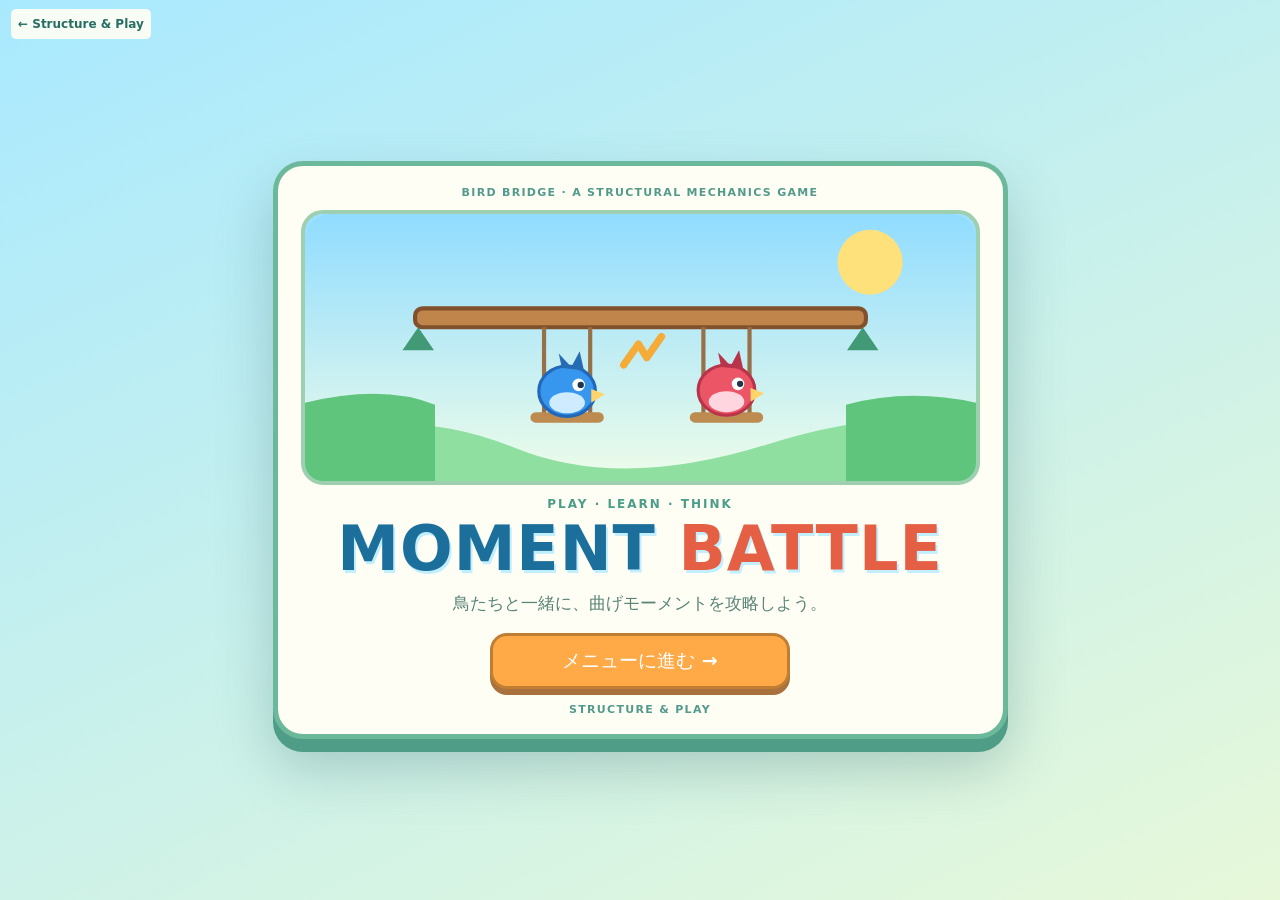
<file: preview/moment-battle-modes/index.html>
<!doctype html>
<html lang="ja">
<head>
  <!-- Google Analytics 4 -->
  <script async src="https://www.googletagmanager.com/gtag/js?id=G-XE1NBEVFK6"></script>
  <script>
    window.dataLayer = window.dataLayer || [];
    function gtag(){dataLayer.push(arguments);}
    gtag('js', new Date());
    gtag('config', 'G-XE1NBEVFK6');
  </script>
<meta charset="utf-8"><meta name="viewport" content="width=device-width,initial-scale=1">
<meta name="theme-color" content="#93e0ff"><meta name="robots" content="noindex,nofollow,noarchive">
<meta name="description" content="鳥を梁に配置し、荷重と曲げモーメントを考える無料の構造力学ゲーム「MOMENT BATTLE」。スマートフォンやPCのブラウザで遊べます。">
<link rel="icon" href="data:image/svg+xml,%3Csvg%20xmlns%3D%22http%3A//www.w3.org/2000/svg%22%20viewBox%3D%220%200%2064%2064%22%3E%0A%3Crect%20width%3D%2264%22%20height%3D%2264%22%20rx%3D%2217%22%20fill%3D%22%23a4e6ff%22/%3E%0A%3Ccircle%20cx%3D%2231%22%20cy%3D%2232%22%20r%3D%2224%22%20fill%3D%22%23ffdc68%22%20stroke%3D%22%23317b54%22%20stroke-width%3D%224%22/%3E%0A%3Cellipse%20cx%3D%2228%22%20cy%3D%2231%22%20rx%3D%2217%22%20ry%3D%2216%22%20fill%3D%22%233289ee%22%20stroke%3D%22%23245b7c%22%20stroke-width%3D%222%22/%3E%0A%3Cellipse%20cx%3D%2229%22%20cy%3D%2240%22%20rx%3D%2210%22%20ry%3D%226%22%20fill%3D%22%23d6edff%22/%3E%0A%3Ccircle%20cx%3D%2237%22%20cy%3D%2227%22%20r%3D%225%22%20fill%3D%22%23fff%22/%3E%3Ccircle%20cx%3D%2239%22%20cy%3D%2227%22%20r%3D%222%22%20fill%3D%22%23233a4c%22/%3E%0A%3Cpath%20d%3D%22M43%2033l13%204-12%207z%22%20fill%3D%22%23ffa733%22%20stroke%3D%22%23ac6323%22%20stroke-width%3D%222%22/%3E%0A%3Cpath%20d%3D%22M17%2019l3-9%206%208%22%20fill%3D%22%23277dc9%22/%3E%0A%3C/svg%3E%0A" type="image/svg+xml">
<style>
:root{font-family:Inter,"Yu Gothic","Hiragino Kaku Gothic ProN",Meiryo,system-ui,sans-serif;color:#e6edf8;background:#0b1424;font-synthesis:none}*{box-sizing:border-box}body{margin:0;background:radial-gradient(ellipse at 12% 0%,#173250 0%,transparent 55%),#0c1424;transition:background .35s}body[data-turn-theme="orange"]{background:radial-gradient(ellipse at 10% 2%,#644025 0%,transparent 56%),#111522}body[data-turn-theme="blue"]{background:radial-gradient(ellipse at 10% 2%,#173d69 0%,transparent 53%),#0c1424}button,input{font:inherit}button{cursor:pointer}button:disabled{opacity:.4;cursor:not-allowed}button:focus-visible,input:focus-visible{outline:3px solid #9ed7ff;outline-offset:2px}svg{display:block;max-width:100%}[hidden]{display:none!important}.app-shell{height:100dvh;min-height:510px;width:min(100%,1400px);padding:12px 22px 7px;margin:auto;display:flex;flex-direction:column;gap:8px;overflow:hidden}.masthead{height:54px;flex:none;display:flex;align-items:center;gap:12px}.brandmark{border:2px solid #4bb5df;border-radius:10px;width:40px;height:40px;display:flex;align-items:center;justify-content:center;gap:4px;transform:rotate(-5deg)}.brandmark i{display:block;width:4px;height:22px;background:#4bb5df;transform:skew(-20deg)}.brandmark i:nth-child(2){height:15px;transform:skew(20deg)}.brand-text{flex:1;min-width:0}.brand-text h1{font-size:22px;letter-spacing:.5px;margin:0;line-height:1.2}.brand-text em{color:#80cbfa;font-weight:900}.eyebrow{font-size:9px;color:#7fadd5;font-weight:900;letter-spacing:1.65px}.tag,.section-tag,.small-tag{border:1px solid #416180;border-radius:20px;color:#b9cddd;padding:6px 10px;font-size:10px;font-weight:800;white-space:nowrap}.screens{flex:1;min-height:0;display:flex;flex-direction:column}.screen{height:100%;min-height:0;display:flex;flex-direction:column;gap:10px;animation:appear .28s ease-out}@keyframes appear{from{opacity:.2;transform:translateY(5px)}to{opacity:1;transform:translateY(0)}}footer{flex:none;height:14px;line-height:14px;text-align:center;font-size:9px;color:#738caa;white-space:nowrap;overflow:hidden;text-overflow:ellipsis}.panel{background:linear-gradient(150deg,#17293f,#122034);border:1px solid #34506d;border-radius:14px;min-width:0;min-height:0}.panel-head{display:flex;align-items:center;justify-content:space-between;gap:8px}.panel h3{font-size:17px;margin:4px 0 0}.panel h2{margin:0}.screen-heading,.result-heading{display:flex;justify-content:space-between;align-items:center;gap:14px;flex:none}.screen-heading h2,.result-heading h2{font-size:27px;margin:2px 0}.screen-heading p,.result-heading p{color:#acbfd6;font-size:12px;margin:0}.primary-button{background:linear-gradient(110deg,#f4a95d,#f8c181);border:1px solid #ffd6a2;color:#1a2940;font-weight:900;border-radius:11px;padding:13px 22px;white-space:nowrap;box-shadow:0 6px 18px #0004}.primary-button:hover:not(:disabled){filter:brightness(1.12)}
/* Settings */
.setup-layout{display:grid;grid-template-columns:minmax(0,1.22fr) minmax(0,.78fr);gap:12px;flex:1;min-height:0}.setup-layout .panel{padding:clamp(12px,2vh,23px);display:flex;flex-direction:column;gap:12px;min-height:0}.stage-options{display:grid;grid-template-columns:repeat(2,minmax(0,1fr));gap:10px}.stage-card{text-align:left;padding:14px;background:#1c334e;border:1px solid #47627e;border-radius:10px;color:#e1efff;display:flex;flex-direction:column;gap:7px;min-width:0}.stage-card[aria-pressed="true"]{border-color:#7dccfc;background:#284c70;box-shadow:inset 0 0 0 1px #86c7ec77}.stage-card:hover{border-color:#8dbbe0}.stage-card strong{font-size:15px}.stage-card small{color:#aecae0;font-size:10px}.stage-segments,.setup-preview{display:flex;width:100%;gap:3px}.stage-segments{height:27px}.stage-segments span,.setup-preview span{display:flex;align-items:center;justify-content:center;min-width:0;border:1px solid #7ea8c6;border-radius:4px;background:#375f80;font-size:11px;font-weight:800;overflow:hidden}.custom-head{display:flex;justify-content:space-between;gap:8px;align-items:center;flex-wrap:wrap;margin-top:6px}.custom-head strong{font-size:14px}.custom-head span{font-size:10px;color:#a9bfd7}.interval-grid{display:grid;grid-template-columns:repeat(4,minmax(0,1fr));gap:10px}.interval-field{display:flex;flex-direction:column;gap:5px;font-size:12px;color:#b9cde2}.interval-field input,#limit-input{background:#0d1c2e;color:#f0f8ff;border:1px solid #587490;border-radius:9px;padding:11px 12px;min-width:0;width:100%;font-size:19px;font-weight:900;font-variant-numeric:tabular-nums}.setup-hint{font-size:11px;color:#acc0d5;line-height:1.65;margin:0}.limit-input-label{font-weight:800;font-size:14px;display:flex;justify-content:space-between;gap:8px}.limit-input-label strong{color:#80c8f8}.setup-rules #limit-input{font-size:29px;padding:13px}.rules-chips{display:flex;gap:7px;flex-wrap:wrap}.rules-chips span{font-size:11px;background:#243a53;border:1px solid #4b6684;border-radius:8px;padding:8px}.rules-chips b{color:#f7c48b}.beam-preview-title{font-size:11px;color:#a9cce7;margin:2px 0 0}.setup-preview{height:54px;align-items:stretch}.setup-preview span{font-size:14px}.error-text{color:#ffb6ab;font-size:11px;margin:0}.setup-rules .primary-button{margin-top:auto;width:100%;font-size:16px;display:flex;justify-content:space-between}.setup-footnote{margin:0;text-align:center;color:#8ba5c3;font-size:10px;flex:none}
/* Arena */
.battle-topline{flex:none;height:72px;display:grid;grid-template-columns:1fr minmax(145px,1fr) 1fr;gap:9px}.battle-team{border:1px solid #496584;border-radius:12px;padding:8px 14px;display:flex;align-items:center;gap:8px;justify-content:space-between;min-width:0;background:#1b2c44}.battle-team strong{font-size:16px;white-space:nowrap}.battle-team small{font-size:10px;color:#a0b9d3;white-space:nowrap}.battle-team .eyebrow{display:none}.player-blue.active{border-color:#54aeff;background:#1a3f68;box-shadow:inset 0 0 0 1px #5c9fdb55}.player-blue strong{color:#8acbff}.player-orange.active{border-color:#f8b468;background:#634021;box-shadow:inset 0 0 0 1px #ca924d55}.player-orange strong{color:#ffcb8f}.turn-center{display:flex;flex-direction:column;align-items:center;justify-content:center;gap:3px;border:1px solid #425d7a;border-radius:12px;background:#17283f}.turn-center span{font-size:11px;font-weight:900;letter-spacing:1px;color:#a8c5df}.turn-center strong{font-size:18px}.battle-toolbar{flex:none;display:flex;align-items:center;justify-content:space-between;gap:10px;height:40px}.stage-info{font-size:12px;color:#c5d7e9;font-weight:800}.toolbar-actions,.load-options{display:flex;gap:7px}.toolbar-actions button,.visibility-toggle,.result-top-actions button:not(.primary-button),.result-controls button{background:#253d58;color:#ebf5ff;border:1px solid #6b8fac;border-radius:9px;font-weight:800;padding:8px 13px;font-size:11px;white-space:nowrap}.toolbar-actions button:hover:not(:disabled),.visibility-toggle:hover,.result-controls button:hover{background:#3c5877}.battle-columns{flex:1;min-height:0;display:grid;grid-template-columns:minmax(0,1.65fr) minmax(290px,.80fr);gap:10px}.play-panel{display:flex;flex-direction:column;gap:9px;padding:12px 15px}.beam-stage{min-height:0;flex:1;border:1px solid #365572;border-radius:10px;background:linear-gradient(#172c44,#172438);display:flex;align-items:center;justify-content:center;overflow:hidden}.beam-stage svg{width:100%;height:100%;max-height:330px}.load-picker{display:flex;align-items:center;justify-content:space-between;flex:none;gap:9px}.load-picker-title{display:flex;flex-direction:column;gap:1px}.load-picker-title strong{font-size:13px}.load-option{font-size:15px;font-weight:900;color:#dceefb;background:#243a51;border:1px solid #546f89;border-radius:9px;padding:8px 14px;min-width:110px}.load-option small{font-size:10px;font-weight:600;color:#bad0df}.load-option.active{background:#315e81;border-color:#8bcdf9}.load-option.special.active{background:#27635f;border-color:#8deadd}.load-option:hover:not(:disabled){filter:brightness(1.18)}.hook-actions{flex:none;display:grid;grid-template-columns:repeat(3,1fr);gap:8px}.hook-button{display:flex;flex-direction:column;gap:4px;text-align:left;background:#1e3550;color:#eaf4ff;border:1px solid #53799c;padding:10px 12px;border-radius:10px;min-width:0}.hook-button:hover:not(:disabled){background:#305477;border-color:#9ed5ff}.hook-pos{color:#8abde5;font-weight:900;font-size:10px;letter-spacing:1px}.hook-button strong{font-size:15px}.hook-sub,.hook-result{font-size:10px;color:#b6c9dd}.hook-result{font-weight:700;color:#c8e9ff}.hook-result.danger{color:#ffa2a2}.action-note{font-size:10px;color:#9dbad5;margin:0;flex:none}.battle-side{display:flex;flex-direction:column;gap:9px;min-height:0}.battle-side .panel{padding:12px 15px}.limit-panel{flex:none}.limit-heading{display:flex;align-items:center;justify-content:space-between;gap:9px}.metric{display:flex;align-items:baseline;gap:9px;margin:9px 0}.metric span{font-size:clamp(34px,5vh,55px);font-weight:950;letter-spacing:-1px;font-variant-numeric:tabular-nums}.metric small{font-size:12px;color:#b9cde0;font-weight:800}.gauge{height:9px;background:#253953;border:1px solid #344f68;border-radius:8px;overflow:hidden}#gauge-fill{background:linear-gradient(90deg,#4bc4ff,#ff936a);height:100%;width:0%;transition:width .25s}.limit-label{display:flex;justify-content:space-between;gap:5px;color:#a2c1dc;font-size:10px;margin-top:8px}.risk-text{font-size:10px;color:#aac4dc;line-height:1.6;margin:8px 0 0}.plot-panel{flex:1;display:flex;flex-direction:column;gap:5px}.plot-panel svg{height:100%;min-height:0;width:100%;background:#122339;border-radius:8px}.stats-panel{flex:none}.stats-grid{display:grid;grid-template-columns:1fr auto;gap:5px;font-size:10px;margin-top:8px;color:#b6c7d9}.stats-grid b{color:#e2efff;text-align:right}.history-panel{flex:1;min-height:0;display:flex;flex-direction:column}.history-list{margin:7px 0 0;padding:0;list-style:none;overflow:auto;min-height:0;flex:1;display:flex;flex-direction:column;gap:6px}.history-list li{display:flex;justify-content:space-between;gap:8px;font-size:11px;border-bottom:1px solid #324862;padding:5px 2px}.history-list .blue{color:#8bcfff}.history-list .orange{color:#ffc38a}
body[data-turn-theme="orange"] .play-panel{border-color:#885f3a}body[data-turn-theme="orange"] .beam-stage{border-color:#74583b;background:linear-gradient(#303344,#252436)}body[data-turn-theme="orange"] .hook-button:hover:not(:disabled){background:#664628;border-color:#edab64}
/* Failure screen: designed to settle into a frozen broken beam, no automatic navigation */
.break-screen{align-items:center;justify-content:space-evenly;gap:8px;text-align:center}.break-head h2{font-size:clamp(22px,4vw,44px);margin:5px 0;color:#ffc5ac;letter-spacing:1px}.break-head p{margin:0;color:#bbccdb;font-size:14px}.fracture-stage{position:relative;border:1px solid #874e54;border-radius:20px;background:radial-gradient(ellipse at 50% 55%,#5a252c,#172336 65%);width:min(100%,920px);max-height:50vh;flex:1;min-height:200px;display:flex;align-items:center;justify-content:center;overflow:hidden}.fracture-stage svg{width:100%;height:100%}.fracture-stage .fracture-left{transform-box:fill-box;transform-origin:100% 50%;animation:crack-left 1.45s cubic-bezier(.3,.8,.4,1) both}.fracture-stage .fracture-right{transform-box:fill-box;transform-origin:0% 50%;animation:crack-right 1.45s cubic-bezier(.3,.8,.4,1) both}.fracture-stage .fall-weight{animation:fall-weight 1.45s cubic-bezier(.2,.65,.4,1) both}.fracture-stage .crack-spark{animation:crack-spark 1.45s ease-out both}.fracture-flash{position:absolute;inset:0;pointer-events:none;background:#fff;opacity:0;animation:fracture-flash 1.45s ease-out both}.break-result{display:flex;align-items:center;gap:15px;justify-content:center;flex-wrap:wrap}.break-result strong{color:#ffc3a5;font-size:clamp(17px,3vw,27px)}.break-result span{color:#f2dfd5;font-size:16px;font-weight:800}.break-continue{font-size:17px;padding:14px 36px}.break-hint{color:#b9cbdb;font-size:12px;margin:0}.fracture-stage.ready{cursor:pointer}.fracture-stage.ready:hover{border-color:#e6ac82}@keyframes crack-left{0%,25%{transform:none}43%{transform:translate(-6px,-2px) rotate(-3deg)}100%{transform:translate(-12px,14px) rotate(12deg)}}@keyframes crack-right{0%,25%{transform:none}43%{transform:translate(8px,2px) rotate(4deg)}100%{transform:translate(12px,18px) rotate(-12deg)}}@keyframes fall-weight{0%,26%{transform:none;opacity:1}100%{transform:translateY(170px) rotate(12deg);opacity:.7}}@keyframes crack-spark{0%,24%{opacity:0;transform:scale(.1)}38%{opacity:1;transform:scale(1.2)}100%{opacity:0;transform:scale(2)}}@keyframes fracture-flash{0%,24%{opacity:0}32%{opacity:.7}46%,100%{opacity:0}}
/* Result view — internal history can scroll, but page does not */
.result-heading{flex:none}.result-heading h2{font-size:22px}.result-heading h2 span{color:#ffbd80}.result-top-actions{display:flex;gap:8px;align-items:center}.result-columns{min-height:0;flex:1;display:grid;grid-template-columns:minmax(0,1.5fr) minmax(245px,.8fr);gap:10px}.result-columns .panel{padding:15px}.result-inspection{display:flex;flex-direction:column;gap:8px}.result-inspection svg{flex:1;min-height:0;width:100%;background:#14263c;border:1px solid #34516d;border-radius:9px}.result-m{font-size:15px;font-variant-numeric:tabular-nums}.plot-legend{display:flex;flex-wrap:wrap;gap:12px;font-size:11px;color:#b8cee0}.plot-legend span{display:flex;align-items:center;gap:6px}.plot-legend i{width:20px;height:3px;background:#65baff}.plot-legend .previous-line{background:repeating-linear-gradient(90deg,#8b9caf 0 6px,transparent 6px 10px)}.plot-legend .failure-line{background:repeating-linear-gradient(90deg,#ed8989 0 6px,transparent 6px 10px)}.result-detail{font-size:11px;color:#cbdbe9;line-height:1.5;margin:0}.result-controls{display:flex;justify-content:space-between;gap:7px;align-items:center}.result-controls span{font-size:12px;font-weight:900}.result-timeline-panel{display:flex;flex-direction:column;gap:12px}.result-timeline{min-height:0;flex:1;overflow:auto;display:flex;flex-direction:column;gap:8px}.result-turn-button{flex:none;display:flex;justify-content:space-between;align-items:center;text-align:left;gap:6px;border:1px solid #4c6882;border-radius:10px;background:#1d344d;padding:9px;color:#eaf2ff;width:100%}.result-turn-button.selected{border-color:#91d0ff;background:#2d4f6c}.result-turn-button:hover{background:#365a78}.result-turn-meta{display:flex;flex-direction:column;gap:3px;min-width:0}.result-turn-meta span{color:#9cd6ff;font-size:10px}.result-turn-meta span.orange{color:#ffc184}.result-turn-meta strong{font-size:12px}.result-turn-meta small{font-size:10px;color:#b5c8d9}.result-mini{flex:0 0 100px;width:100px;height:45px;background:#11253b;border-radius:6px}
@media(max-height:740px) and (min-width:760px){.app-shell{gap:5px;padding-top:6px}.masthead{height:45px}.battle-topline{height:57px}.battle-toolbar{height:33px}.play-panel{gap:5px;padding:9px 12px}.load-option{padding:5px 10px}.hook-button{padding:6px 9px;gap:2px}.battle-side{gap:5px}.battle-side .panel{padding:8px 12px}.metric{margin:3px 0}.risk-text{margin:5px 0 0}.history-list li{padding:3px}.setup-layout .panel{gap:8px}.stage-card{padding:9px}.interval-field input{padding:6px}.results-columns .panel{padding:8px}}
@media(max-width:760px){.app-shell{padding:5px 8px;gap:5px;min-height:0}.masthead{height:40px;gap:8px}.brandmark{width:30px;height:30px}.brand-text h1{font-size:16px}.eyebrow{font-size:8px;letter-spacing:1px}.tag{font-size:8px;padding:4px 6px}.screen{gap:6px}.screen-heading h2{font-size:20px}.screen-heading p{font-size:10px}.setup-layout{grid-template-columns:1fr;grid-template-rows:auto 1fr;gap:7px;overflow:hidden}.setup-layout .panel{padding:10px;gap:6px}.stage-card{padding:7px;gap:4px}.stage-card strong{font-size:12px}.stage-card small{font-size:9px}.stage-segments{height:18px}.custom-head{margin-top:0}.custom-head strong{font-size:11px}.custom-head span{font-size:9px}.interval-field{font-size:9px}.interval-field input{font-size:15px;padding:5px}.setup-hint{font-size:9px}.setup-rules h3{font-size:13px}.setup-rules #limit-input{font-size:21px;padding:5px}.rules-chips span{font-size:9px;padding:4px}.setup-preview{height:27px}.setup-rules .primary-button{font-size:12px;padding:8px}.setup-footnote{font-size:8px}.battle-topline{height:48px;gap:3px;grid-template-columns:1fr 1fr 1fr}.battle-team{padding:4px 6px;display:flex;flex-direction:column;justify-content:center;gap:1px}.battle-team strong{font-size:10px}.battle-team small{font-size:8px}.turn-center span{font-size:7px}.turn-center strong{font-size:11px}.battle-toolbar{height:34px}.stage-info{font-size:9px;max-width:35%;line-height:1.3}.toolbar-actions{gap:3px}.toolbar-actions button{font-size:9px;padding:7px 6px}.battle-columns{grid-template-columns:1fr;grid-template-rows:minmax(0,1.8fr) minmax(130px,.8fr);gap:6px}.play-panel{gap:4px;padding:6px}.panel h3{font-size:13px}.beam-stage svg{max-height:none}.load-picker-title strong{font-size:10px}.load-option{font-size:12px;padding:4px 7px;min-width:87px}.load-option small{font-size:8px}.hook-actions{gap:4px}.hook-button{padding:5px 7px;gap:1px}.hook-button strong{font-size:11px}.hook-pos,.hook-sub,.hook-result{font-size:8px}.action-note{font-size:8px}.battle-side{display:grid;grid-template-columns:1fr 1fr;gap:5px}.battle-side .panel{padding:7px}.limit-panel{grid-column:1}.metric{margin:3px 0}.metric span{font-size:25px}.metric small{font-size:9px}.limit-label{font-size:8px;margin-top:2px}.risk-text{font-size:8px;margin:3px 0 0}.visibility-toggle{font-size:9px;padding:5px}.history-panel{grid-column:2;grid-row:1 / span 2}.history-list{margin-top:2px}.history-list li{font-size:8px;gap:3px;padding:2px}.history-list li b{font-size:8px}.plot-panel{grid-column:1;grid-row:2;padding:5px}.stats-panel{display:none!important}.result-heading h2{font-size:15px}.result-heading p{font-size:9px}.result-top-actions{gap:3px}.result-top-actions button,.result-top-actions .primary-button{font-size:9px;padding:7px}.result-columns{grid-template-columns:1fr;grid-template-rows:minmax(0,1.1fr) minmax(0,.9fr);gap:6px}.result-columns .panel{padding:7px}.result-inspection{gap:4px}.result-m{font-size:10px}.result-detail,.plot-legend{font-size:9px}.result-controls button{font-size:9px;padding:5px}.result-timeline{display:grid;grid-template-columns:1fr 1fr;align-content:start;gap:5px}.result-turn-button{padding:5px}.result-turn-meta strong{font-size:9px}.result-mini{width:68px;flex-basis:68px;height:35px}.break-head h2{font-size:23px}.break-head p{font-size:11px}.fracture-stage{min-height:100px;max-height:45vh}.break-result{gap:5px}.break-result strong{font-size:17px}.break-result span{font-size:11px}.break-continue{padding:11px 20px;font-size:13px}footer{height:10px;line-height:10px;font-size:8px}}
@media(max-height:650px) and (max-width:760px){.screen-heading p,.setup-footnote,.setup-hint,.action-note,.risk-text{display:none}.setup-layout .panel{gap:4px;padding:5px}.setup-preview{height:18px}.stage-card{padding:5px}.stage-segments{height:15px}.battle-topline{height:38px}.battle-toolbar{height:25px}.hook-button{padding:3px}.battle-columns{grid-template-rows:minmax(0,1.8fr) minmax(95px,.8fr)}}
@media(prefers-reduced-motion:reduce){*,*::before,*::after{animation-duration:.01ms!important;transition-duration:.01ms!important}}
/* MOMENT BATTLE 0.6 — Cartoon canyon / bird swing visual theme
   Visual-only overrides. Keep gameplay control ids and core logic intact. */
:root{font-family:system-ui,"Yu Gothic","Hiragino Kaku Gothic ProN",Meiryo,sans-serif;color:#254656;background:#c7f3ff;font-synthesis:none;--ink:#234654;--blue:#267cdd;--orange:#ef7a29;--green:#37ac55;--paper:#fffefa;--edge:#91c9b2;--shadow:0 5px 0 #4e9a7670,0 9px 20px #35738f1b}
body,body[data-turn-theme="blue"]{background:linear-gradient(155deg,#9ae1ff 0%,#d9f6ff 60%,#fff7d8 100%);color:var(--ink)}
body[data-turn-theme="orange"]{background:linear-gradient(160deg,#ffe7b1 0%,#d7f5ff 53%,#fff4dc 100%)}
button:focus-visible,input:focus-visible{outline:3px solid #faaf42;outline-offset:2px}
.app-shell{max-width:1460px;gap:9px;padding:9px 18px 7px}
.masthead{height:59px;background:#fffefaee;border:3px solid #4cab68;border-radius:20px;padding:5px 16px;box-shadow:0 5px 0 #69b682;gap:14px}
.brandmark{width:43px;height:42px;background:#ffda6b;border:3px solid #2d724c;border-radius:50%;transform:rotate(-8deg);box-shadow:2px 3px 0 #e99e3a;position:relative;overflow:visible}
.brandmark i{display:none}
.brandmark::before{content:"";position:absolute;left:10px;top:9px;width:19px;height:17px;background:#3284eb;border-radius:60% 60% 45% 45%;box-shadow:inset -5px -2px #1964be;border:2px solid #28516e}
.brandmark::after{content:"";position:absolute;left:28px;top:18px;border-left:10px solid #ff9941;border-top:5px solid transparent;border-bottom:5px solid transparent;transform:rotate(-6deg)}
.brand-text h1{font-size:clamp(19px,2.2vw,27px);letter-spacing:.2px;color:#235067;font-weight:950}
.brand-text em{color:#e47a2a;font-weight:1000;text-shadow:1px 2px #ffe5a8}
.eyebrow{color:#408b79;font-size:10px;letter-spacing:1.4px}
.tag,.section-tag,.small-tag{color:#366d57;border:2px solid #9ddab1;background:#eaffea;font-weight:900}
.panel{border:3px solid #79bea2;background:#fffcf2;box-shadow:var(--shadow);border-radius:19px;color:#264954}
.panel h3{color:#225c57;font-weight:950}
.screen{gap:10px}
.screen-heading h2,.result-heading h2{color:#235b53;font-weight:950;text-shadow:1px 2px #fff}
.screen-heading p,.result-heading p{color:#476775}
.primary-button{background:#ffb740;border:3px solid #d67a2a;color:#513c25;font-size:14px;font-weight:950;box-shadow:0 5px 0 #c27d35;padding:10px 18px;transition:transform .14s,box-shadow .14s}
.primary-button:hover:not(:disabled){filter:brightness(1.05);transform:translateY(-2px);box-shadow:0 7px 0 #c27d35}
.primary-button:active:not(:disabled){transform:translateY(3px);box-shadow:0 2px 0 #c27d35}
footer{color:#4c8694;font-size:10px;font-weight:650}
/* setup */
.setup-layout .panel{padding:clamp(12px,1.8vh,21px)}
.stage-card{background:#f3ffed;color:#2b6057;border:2px solid #9fd4a5;box-shadow:0 3px 0 #83bd94;padding:12px}
.stage-card strong{color:#265c4d}
.stage-card small{color:#567f6c}
.stage-card[aria-pressed="true"]{background:#d4f9cd;border-color:#2da858;box-shadow:0 4px 0 #73bd78,inset 0 0 0 2px #faffee}
.stage-card:hover{border-color:#39ae6b}
.stage-segments span,.setup-preview span{background:#ffcb77;color:#704424;border:2px solid #c99445;font-weight:950;border-radius:6px}
.stage-segments span:nth-child(even),.setup-preview span:nth-child(even){background:#ffecaa}
.custom-head strong,.limit-input-label{color:#285f56}
.custom-head span,.setup-hint,.interval-field,.beam-preview-title{color:#587d72}
.interval-field input,#limit-input{background:#fff;color:#275469;border:2px solid #9ac8b4;box-shadow:inset 0 2px 3px #d9eae488}
.interval-field input:focus,#limit-input:focus{border-color:#40ae77}
.limit-input-label strong{color:#e27b29}
.rules-chips span{background:#e8f9d9;border:2px solid #91ca9a;color:#385e50;font-weight:800}
.rules-chips b{color:#d76b25}
.setup-rules .primary-button{margin-top:auto}
.error-text{color:#b43628}
.setup-footnote{color:#497b81}
/* current turn and navigation */
.battle-topline{height:69px;gap:10px}
.battle-team{border:3px solid #a9c9dd;background:#f7fcff;border-radius:16px;padding:7px 16px;box-shadow:0 4px 0 #9ccddd}
.battle-team strong{font-weight:950;color:#3179b8}
.battle-team small{color:#618299;font-weight:800}
.player-blue.active{background:#d6efff;border-color:#2489e8;box-shadow:0 4px 0 #429ad4}
.player-blue strong{color:#176dc2}
.player-orange.active{background:#ffdfac;border-color:#e88b38;box-shadow:0 4px 0 #e4a051}
.player-orange strong{color:#c85d25}
.turn-center{background:#fffefa;border:3px solid #83c49f;border-radius:16px;box-shadow:0 4px 0 #81be98;color:#2c6659}
.turn-center span{color:#59917e}
.turn-center strong{font-weight:950}
body[data-turn-theme="orange"] .turn-center{background:#fff0d2;border-color:#eba24e;box-shadow:0 4px 0 #edbd75}
.battle-toolbar{height:36px}
.stage-info{color:#316e65;font-size:12px}
.toolbar-actions button,.visibility-toggle,.result-top-actions button:not(.primary-button),.result-controls button{background:#e5f8ee;color:#286057;border:2px solid #75bfa5;border-radius:11px;font-weight:900;padding:6px 12px;box-shadow:0 2px 0 #a3c8a7}
.toolbar-actions button:hover:not(:disabled),.visibility-toggle:hover,.result-controls button:hover{background:#c5f4df}
/* play area */
.battle-columns{grid-template-columns:minmax(0,1.65fr) minmax(290px,.79fr);gap:12px}
.play-panel{padding:11px 13px;gap:8px}
.beam-stage{border:3px solid #65ad91;border-radius:16px;background:#93e0ff;min-height:0;overflow:hidden;box-shadow:inset 0 2px 8px #5faed566}
.beam-stage svg{height:100%;max-height:none}
body[data-turn-theme="orange"] .play-panel,body[data-turn-theme="orange"] .beam-stage{border-color:#e6a252}
body[data-turn-theme="orange"] .beam-stage{background:#93e0ff}
.load-picker-title strong{color:#3c6554}
.load-option{background:#eaf8ff;color:#205f82;border:2px solid #8dc5d4;border-radius:13px;box-shadow:0 3px 0 #b0d4db;padding:7px 13px;font-weight:950}
.load-option small{color:#497989}
.load-option.active{background:#d0ecff;border-color:#3488df;box-shadow:0 3px 0 #68a5db}
.load-option.special.active{background:#fff0bd;border-color:#e9a13b;box-shadow:0 3px 0 #e9bb73}
.load-option:hover:not(:disabled){filter:brightness(1.045)}
.hook-actions{gap:8px}
.hook-button{background:#e8fbe7;color:#225e59;border:2px solid #7abc92;border-radius:13px;box-shadow:0 3px 0 #9bcda2;padding:9px 11px;gap:2px}
.hook-button:hover:not(:disabled),body[data-turn-theme="orange"] .hook-button:hover:not(:disabled){background:#fff0c9;color:#5f4a2c;border-color:#edab52;transform:translateY(-1px)}
.hook-pos{color:#3ca474}
.hook-button strong{color:#255c59;font-weight:950}
.hook-sub,.hook-result{color:#557c72}
.hook-result.danger{color:#b53a3e}
.action-note{color:#56837b;font-size:10px}
/* right hand sidebar */
.battle-side{gap:8px}
.battle-side .panel{padding:11px 13px}
.limit-panel{background:#fefaf2;border-color:#efba6d;box-shadow:0 4px 0 #eac18d}
.visibility-toggle{background:#fff2d3;border-color:#e7b061;color:#a26224}
.metric span{color:#2a795f}
.metric small{color:#607d74}
.gauge{background:#c3e3d4;border:1px solid #94c0b2}
#gauge-fill{background:linear-gradient(90deg,#38bf6b,#ffd345,#f48443)}
.limit-label,.risk-text{color:#618174}
.plot-panel svg,.result-inspection svg{background:#f3fcfd;border:2px solid #a3d9dc;border-radius:12px}
.stats-grid{color:#577c77}
.stats-grid b{color:#235b6a}
.history-panel{background:#f7fff4}
.history-list li{border-bottom:1px solid #c8e4d4;color:#40645e}
.history-list .blue{color:#1c77ce}
.history-list .orange{color:#d86a20}
/* bright cartoon breaking screen */
.break-screen{gap:8px;justify-content:space-evenly}
.break-head .eyebrow{color:#b06a29}
.break-head h2{font-size:clamp(23px,3.2vw,41px);font-weight:1000;letter-spacing:.4px;color:#e36a3d;text-shadow:3px 3px 0 #ffec9f,-2px -1px 0 #fff}
.break-head p{color:#436e64;font-weight:800}
.fracture-stage{background:#94e3ff;border:4px solid #e8a357;border-radius:24px;box-shadow:0 7px 0 #cb8551;min-height:160px;max-height:49vh;isolation:isolate}
.fracture-stage svg{height:100%;width:100%}
.fracture-stage .fracture-left{transform-box:fill-box;transform-origin:0 50%;animation:cartoon-break-left 1.86s ease-in-out both}
.fracture-stage .fracture-right{transform-box:fill-box;transform-origin:100% 50%;animation:cartoon-break-right 1.86s ease-in-out both}
.fracture-stage .swing-break{transform-box:fill-box;transform-origin:50% 0;animation:cartoon-swing 1.86s ease-in-out both}
.fracture-stage .crack-burst{transform-box:fill-box;transform-origin:50% 65%;animation:cartoon-impact 1.86s ease-out both}
.fracture-stage .escape-bird{transform-box:fill-box;transform-origin:50% 50%;animation:cartoon-fly 1.86s ease-out both}
.fracture-stage .escape-0{--fly-x:-45px;--fly-rot:-20deg}
.fracture-stage .escape-1{--fly-x:45px;--fly-rot:20deg}
.fracture-stage .wood-chip{animation:cartoon-chip 1.86s ease-out both}
.fracture-flash{background:#fff8d3;animation:cartoon-flash 1.86s ease-out both;mix-blend-mode:screen}
.break-result{padding:8px 24px;background:#fff9e6;border:3px solid #ebac55;border-radius:18px;box-shadow:0 4px 0 #f3d99e}
.break-result strong{color:#bb5528;font-weight:950}
.break-result span{color:#39685b}
.break-hint{color:#356b68;font-size:13px;font-weight:850}
.fracture-stage.ready:hover{border-color:#f2bc49}
@keyframes cartoon-break-left{0%,25%{transform:none}31%{transform:translateY(5px) rotate(-1deg)}46%{transform:translateY(-4px) rotate(-3deg)}65%,100%{transform:translate(-2px,15px) rotate(14deg)}}
@keyframes cartoon-break-right{0%,25%{transform:none}32%{transform:translateY(5px) rotate(2deg)}46%{transform:translateY(-5px) rotate(4deg)}65%,100%{transform:translate(2px,15px) rotate(-14deg)}}
@keyframes cartoon-swing{0%,27%{transform:rotate(0)}35%{transform:rotate(13deg)}56%{transform:rotate(-19deg)}78%{transform:rotate(12deg)}100%{transform:rotate(-8deg)}}
@keyframes cartoon-impact{0%,36%{opacity:0;transform:scale(.4)}43%{opacity:1;transform:scale(1.2)}61%,100%{opacity:1;transform:scale(1)}}
@keyframes cartoon-fly{0%,37%{opacity:0;transform:none}44%{opacity:1}67%,100%{opacity:1;transform:translate(var(--fly-x),-76px) rotate(var(--fly-rot))}}
@keyframes cartoon-chip{0%,40%{opacity:0}55%{opacity:1}100%{opacity:.85;transform:translateY(45px) rotate(10deg)}}
@keyframes cartoon-flash{0%,40%{opacity:0}43%{opacity:.55}49%,100%{opacity:0}}
/* results */
.result-heading{background:#f4ffeed9;border:2px solid #a9d5ab;border-radius:17px;padding:9px 15px}
.result-heading h2 span{color:#d76b20}
.result-m{font-weight:950}
.plot-legend,.result-detail{color:#4c786f}
.plot-legend .current-line{background:#2985e9}
.plot-legend .previous-line{background:repeating-linear-gradient(90deg,#839c9d 0 6px,transparent 6px 10px)}
.plot-legend .failure-line{background:repeating-linear-gradient(90deg,#d95d59 0 6px,transparent 6px 10px)}
.result-turn-button{border:2px solid #b8dcc4;background:#f8fff7;color:#28545a;border-radius:13px;padding:7px 9px;box-shadow:0 2px 0 #d1e4d0}
.result-turn-button.selected{background:#fff1ba;border-color:#e7a34c;box-shadow:0 2px 0 #eccf87}
.result-turn-button:hover{background:#e0f7e1}
.result-turn-meta span{color:#2779ca;font-weight:900}
.result-turn-meta span.orange{color:#d26a28}
.result-turn-meta small{color:#557d76}
.result-mini{background:#effcff;border:1px solid #c6e3e7}
/* small laptop window retains no document scrolling; content panels can scroll if necessary */
@media(max-height:740px) and (min-width:761px){.app-shell{padding-top:5px;gap:5px}.masthead{height:45px}.battle-topline{height:54px}.battle-toolbar{height:32px}.play-panel{gap:5px;padding:8px}.load-option{padding:5px 9px}.hook-button{padding:6px 8px}.battle-side{gap:5px}.battle-side .panel{padding:7px 10px}.setup-layout .panel{gap:7px}.stage-card{padding:8px}.result-columns .panel{padding:9px}.break-head h2{font-size:27px}}
@media(max-width:760px){
 .app-shell{padding:5px 7px 3px;gap:5px}.masthead{height:43px;padding:3px 9px;border-width:2px;border-radius:13px;box-shadow:0 3px 0 #69b682}.brandmark{width:28px;height:28px;border-width:2px}.brandmark::before{left:5px;top:5px;width:14px;height:13px}.brandmark::after{left:19px;top:10px}.brand-text h1{font-size:16px}.tag{font-size:8px}.panel{border-width:2px;border-radius:12px;box-shadow:0 2px 0 #a7cbb1}.battle-topline{height:50px;gap:3px}.battle-team{padding:4px;border-width:2px;border-radius:10px;box-shadow:0 2px 0 #a5cfe1}.battle-team strong{font-size:10px}.battle-team small{font-size:8px}.turn-center{border-width:2px;border-radius:10px}.battle-toolbar{height:32px}.stage-info{font-size:9px}.toolbar-actions button{font-size:9px;padding:5px}.battle-columns{grid-template-columns:1fr;grid-template-rows:minmax(0,1.6fr) minmax(135px,.85fr);gap:5px}.play-panel{padding:5px;gap:4px}.beam-stage{border-width:2px}.load-option{min-width:82px;padding:4px 6px}.hook-button{padding:4px 6px;border-width:2px}.hook-pos,.hook-sub,.hook-result{font-size:8px}.battle-side{gap:5px}.battle-side .panel{padding:6px}.limit-panel{box-shadow:none}.risk-text{font-size:8px}.metric span{font-size:25px}.result-heading{padding:5px 7px}.result-turn-button{padding:3px}.result-inspection svg{border-width:1px}.fracture-stage{min-height:115px;max-height:43vh;border-width:3px;box-shadow:0 4px 0 #d39c65}.break-result{padding:5px 10px;border-width:2px}.setup-layout .panel{padding:7px;gap:5px}.stage-card{padding:6px;border-width:2px}.stage-segments span,.setup-preview span{border-width:1px}.setup-rules #limit-input{font-size:20px;padding:4px}}
@media(prefers-reduced-motion:reduce){.fracture-stage .fracture-left,.fracture-stage .fracture-right,.fracture-stage .swing-break,.fracture-stage .crack-burst,.fracture-stage .escape-bird,.fracture-stage .wood-chip,.fracture-flash{animation-duration:.01ms!important;animation-delay:0ms!important}}
/* Keep the compact mobile masthead strictly on one line. */
@media(max-width:760px){.masthead .brand-text .eyebrow{display:none}.brand-text h1{font-size:clamp(14px,4.2vw,18px);white-space:nowrap}.brand-text{display:flex;align-items:center}.masthead .tag{font-size:7px}.masthead{gap:8px}}
/* Allocate meaningful space for the bending-moment chart when revealed. */
@media(min-width:761px){
 body[data-moments="shown"] .battle-side .panel{padding:8px 12px}
 body[data-moments="shown"] .metric{margin:1px 0 4px}
 body[data-moments="shown"] .metric span{font-size:34px}
 body[data-moments="shown"] .risk-text{margin-top:3px;line-height:1.2}
 body[data-moments="shown"] .limit-label{margin-top:3px}
 body[data-moments="shown"] .plot-panel{flex:2.2;min-height:125px;gap:2px}
 body[data-moments="shown"] .plot-panel svg{flex:1;min-height:88px}
 body[data-moments="shown"] .stats-panel{flex:none}
 body[data-moments="shown"] .stats-grid{gap:2px;margin-top:4px}
 body[data-moments="shown"] .history-panel{flex:.5;min-height:65px}
}
/* v0.7: sunny countdown / bird migration mode */
.time-setting{border:2px dashed #96d4ac;border-radius:15px;background:#f0fff4;padding:10px 13px;display:grid;gap:5px}
.time-heading{display:flex;align-items:center;justify-content:space-between;gap:10px}
.time-heading label{font-size:14px;font-weight:950;color:#326d5b}
.time-heading output{background:#ffdf7d;border:2px solid #e4aa43;border-radius:10px;color:#81501c;font-size:18px;font-weight:950;min-width:83px;text-align:center;padding:3px 8px}
#turn-seconds{width:100%;accent-color:#3cae77;cursor:pointer;min-height:24px}
#turn-seconds:disabled{opacity:.35;cursor:not-allowed}
.range-labels{display:flex;justify-content:space-between;color:#617e6f;font-size:10px;font-weight:850;margin-top:-4px}
.no-time-label{display:flex;align-items:center;gap:9px;font-size:13px;font-weight:850;color:#37695a;cursor:pointer}
.no-time-label input{width:18px;height:18px;accent-color:#42ad78}
.time-setting .setup-hint{font-size:10px;line-height:1.45}
.turn-center{position:relative;gap:0}
.turn-center>span{font-size:10px}
.turn-center>strong{font-size:15px}
.turn-clock{display:flex;align-items:center;gap:3px;border:2px solid #83c6ad;background:#fffef3;border-radius:15px;padding:1px 10px;color:#176d54;font-variant-numeric:tabular-nums;white-space:nowrap;box-shadow:0 2px 0 #b6e3c3}
.turn-clock strong{font-size:20px;font-weight:1000;min-width:2ch;text-align:right}
.turn-clock span{font-size:11px;font-weight:900}
.turn-clock .clock-icon{font-size:18px}
.turn-clock.urgent{color:#bf382f;border-color:#e7795d;background:#fff0d2;animation:timer-pulse .65s ease-in-out infinite alternate}
@keyframes timer-pulse{from{transform:scale(1)}to{transform:scale(1.065)}}
/* Full game viewport centered hand-off: timer does not run behind it. */
.turn-popup{position:fixed;z-index:50;inset:0;display:flex;align-items:center;justify-content:center;background:#18495f6e;backdrop-filter:blur(4px);padding:14px}
.turn-popup-card{width:min(440px,93vw);background:#ecfaff;border:5px solid #2587d9;border-radius:34px;box-shadow:0 16px 0 #16518b,0 26px 48px #29516b5f;text-align:center;padding:23px 28px 25px;color:#195a91;animation:popup-hop .38s cubic-bezier(.16,1.5,.36,1) both}
.turn-popup[data-player="orange"] .turn-popup-card{background:#fff5dd;border-color:#f19438;box-shadow:0 16px 0 #ba591f,0 26px 48px #8b562b66;color:#b15a16}
.popup-kicker{font-size:12px;font-weight:950;letter-spacing:2px}
.popup-bird{font-size:54px;line-height:1.2;margin:5px 0 0;filter:drop-shadow(2px 4px 0 #ffffff88)}
.turn-popup-card h2{font-size:clamp(26px,4vw,39px);margin:3px 0 8px;font-weight:1000;letter-spacing:1px}
.turn-popup-card p{font-size:14px;font-weight:850;margin:0 0 16px}
.turn-popup-card button{border-radius:15px;padding:10px 25px;background:#fffdf5;border:2px solid currentColor;color:inherit;font-weight:950;box-shadow:0 3px 0 #8884}
@keyframes popup-hop{from{transform:translateY(35px) scale(.75);opacity:.2}to{transform:translateY(0) scale(1);opacity:1}}
/* Larger public point load and EVERY bird: generated directly from moves. */
.beam-stage .hook-load-badge{filter:drop-shadow(0 3px 2px #4a917777)}
.beam-stage .hook-load-value{paint-order:stroke;stroke:#fff9e7;stroke-width:1px}
@media(max-height:740px) and (min-width:761px){
 .time-setting{padding:6px 10px;gap:1px}
 .time-heading output{font-size:15px;padding:1px 6px}
 .time-setting .setup-hint{font-size:9px}
 .setup-rules .rules-chips span{padding:5px}
 .turn-clock strong{font-size:16px}
 .turn-center>span{font-size:8px}
 .turn-center>strong{font-size:12px}
}
@media(max-width:760px){
 .time-setting{padding:5px 8px;gap:2px}
 .time-heading label{font-size:10px}
 .time-heading output{font-size:12px;padding:1px 5px;min-width:52px}
 #turn-seconds{min-height:19px}
 .no-time-label{font-size:10px;gap:5px}
 .no-time-label input{width:14px;height:14px}
 .time-setting .setup-hint{font-size:9px;line-height:1.2}
 .turn-center>strong{font-size:11px}
 .turn-center>span{font-size:7px}
 .turn-clock{padding:0 3px;gap:1px;border-width:1px}
 .turn-clock strong{font-size:15px}
 .turn-clock span{font-size:8px}
 .turn-clock .clock-icon{font-size:12px}
 .turn-popup-card{padding:18px 14px;border-radius:25px}
}
@media(prefers-reduced-motion:reduce){.turn-popup-card,.turn-clock.urgent{animation:none!important}}
/* Keep the new countdown controls inside the setup card, including at 768px. */
.setup-layout .panel{gap:7px;padding:12px 15px}
.setup-rules .primary-button{padding:9px 16px}
.setup-rules #limit-input{font-size:26px;padding:9px 12px}
.setup-rules .rules-chips span{padding:6px}
.setup-rules .setup-preview{height:44px}
@media(max-width:760px){.setup-layout .panel{padding:7px;gap:4px}.setup-rules #limit-input{font-size:20px;padding:4px}.setup-rules .setup-preview{height:28px}}


/* Mobile: make tall setup forms and game views accessible by natural page scrolling. */
@media (max-width:760px), (max-height:600px) {
  html, body {height:auto; min-height:100%; overflow-x:hidden; overflow-y:auto;}
  .app-shell {height:auto; min-height:100dvh; overflow:visible;}
  .screen {height:auto; min-height:0; flex:none;}
  .setup-layout {flex:none; grid-template-columns:minmax(0,1fr); grid-template-rows:auto auto; overflow:visible;}
  .setup-layout .panel {min-height:0; height:auto; overflow:visible;}
  .setup-rules #start-game {min-height:48px; margin-top:12px; touch-action:manipulation;}
  .setup-footnote {margin:9px 0 16px;}
  .battle-columns {flex:none; min-height:0; grid-template-columns:minmax(0,1fr); grid-template-rows:auto auto; overflow:visible;}
  .play-panel {min-height:310px;}
  .beam-stage {min-height:190px; flex:1 0 190px;}
  .battle-side {min-height:0; overflow:visible;}
  .result-columns {flex:none; min-height:0; grid-template-columns:minmax(0,1fr); grid-template-rows:auto auto;}
  .result-inspection svg {min-height:200px; flex:0 0 auto;}
  .turn-popup {overflow-y:auto; -webkit-overflow-scrolling:touch;}
  .turn-popup-card {max-height:calc(100dvh - 28px); overflow:auto;}
}

.cpu-controls{display:grid;gap:6px;margin-top:9px;padding:8px 10px;border:2px dashed #8ed3b2;border-radius:14px;background:#f4fff4;color:#285c4e}
.cpu-controls>strong{font-size:12px}.cpu-controls-grid{display:grid;grid-template-columns:repeat(3,minmax(0,1fr));gap:6px}
.cpu-controls-grid label{font-size:10px;font-weight:850;display:grid;gap:3px;min-width:0}
.cpu-controls-grid select{width:100%;max-width:100%;min-width:0;border:1.5px solid #a2cdb9;border-radius:8px;padding:5px 3px;background:white;color:#214f44;font-size:11px;font-weight:800}
.streak-chip,.battle-streak,.result-streak{display:inline-flex;align-items:center;gap:6px;border:2px solid #f1c45f;border-radius:30px;background:#fff1b8;color:#795321;font-size:11px;font-weight:950;padding:4px 11px;width:fit-content}
.battle-streak{padding:3px 9px;white-space:nowrap}.result-streak{margin-top:5px;font-size:13px}.cpu-role{font-size:11px;font-weight:900;color:#126e6b}
@media(max-width:670px){.cpu-controls-grid{gap:4px}.cpu-controls-grid label{font-size:10px}.cpu-controls-grid select{font-size:10px;padding:6px 1px}.cpu-controls{margin-top:6px;padding:6px 8px}.battle-streak{font-size:10px;padding:2px 6px}}

/* Confirmation preview: only this separate URL has compact labels. */
.setup-beam>.setup-hint,.setup-rules>.setup-hint,.screen-heading p{display:none}
.setup-footnote{font-size:10px;letter-spacing:1px}
.cpu-controls{padding:8px 10px;margin-top:6px}
.setup-rules .time-setting{margin-top:5px}
#turn-help{font-size:11px}
@media(max-width:700px){.screen-heading{gap:5px}.cpu-controls{padding:6px 8px}}

.bird-play{gap:7px!important;min-height:0}
.bird-play-title,.bird-play-foot{display:flex;align-items:center;justify-content:space-between;gap:8px;font-weight:1000;color:#2c735f;flex:none}
.bird-play-title{font-size:15px;letter-spacing:.7px}
.bird-play-foot{font-size:12px}
.bird-play-foot span{color:#5b9b80}
.cage-row{display:grid;grid-template-columns:minmax(0,1fr) 98px minmax(0,1fr);gap:10px;flex:none;min-height:124px}
.bird-cage{position:relative;overflow:hidden;min-width:0;border:3px solid #b3d5d1;border-radius:18px;padding:7px 10px 9px;display:flex;flex-direction:column;gap:6px;transition:background .2s,border-color .2s,box-shadow .2s}
.bird-cage.blue-cage{--bird-color:#2584ec;--bird-dark:#115cae;--bird-wing:#bfe5ff;background:#e5f3ff}
.bird-cage.orange-cage{--bird-color:#e94355;--bird-dark:#ac3041;--bird-wing:#ffd0d7;background:#ffedf0}
.cage-label{position:relative;z-index:2;display:flex;justify-content:space-between;align-items:center;font-weight:1000;font-size:14px;letter-spacing:1px;color:var(--bird-dark)}
.cage-label small{font-size:10px;opacity:.8}
.cage-tokens{display:flex;align-items:center;justify-content:center;gap:9px;position:relative;z-index:2;flex:1}
.cage-bird{display:flex;align-items:center;justify-content:center;flex-direction:column;gap:0;min-width:63px;max-width:85px;flex:1;height:72px;background:#fffdf4;border:2px solid #c7d7cf;border-radius:16px;color:#285d59;touch-action:none;user-select:none;-webkit-user-select:none;cursor:grab;box-shadow:0 3px 0 #b2bbaa;transition:box-shadow .12s}
.cage-bird svg{height:42px;width:52px;pointer-events:none}
.cage-bird strong{font-size:15px;font-weight:1000;line-height:1}
.cage-bird:disabled{opacity:.38;cursor:not-allowed;filter:grayscale(.4)}
.cage-bird.is-selected:not(:disabled){border-color:var(--bird-color);box-shadow:0 0 0 2px var(--bird-color),0 3px 0 #b2bbaa}
.bird-cage.is-active{border-color:var(--bird-color);box-shadow:0 0 0 4px #fff,0 0 0 7px var(--bird-color)}
.bird-cage:not(.is-active){filter:saturate(.66)}
.drag-hint{display:flex;align-items:center;justify-content:center;flex-direction:column;gap:3px;color:#367b70;text-align:center;background:#ecfff1;border:2px dashed #8ed4a6;border-radius:16px}
.drag-hint .hint-arrow{font-size:30px;line-height:.8;color:#2ba77d}
.drag-hint strong{font-size:17px;line-height:1.1;font-weight:1000}
.drag-hint small{font-weight:950;font-size:11px;color:#528b69}
.drag-hint.orange-turn{color:#c46b2e;background:#fff3e2;border-color:#efa457}
.swing-scene{flex:1 1 auto!important;min-height:180px!important;border:3px solid #77d7b3!important;border-radius:17px!important;background:#93e0ff!important}
.swing-scene.drop-over{border-color:#ffab4b!important;box-shadow:0 0 0 5px #ffe199aa,inset 0 0 30px #fff3}
#swing-drop{cursor:pointer}
#bird-drag-ghost{position:fixed;left:0;top:0;z-index:90;pointer-events:none;background:#fffded;border:3px solid #42a889;border-radius:20px;padding:8px 13px;color:#245d59;font-weight:1000;font-size:19px;box-shadow:0 12px 22px #142e3450;transform:translate(-50%,-70%)}
.quick-settings{position:fixed;inset:0;z-index:75;background:#1c4b6e9e;display:grid;place-items:center;padding:12px}
.quick-card{width:min(530px,100%);background:#fffdf3;border:5px solid #7dcdb1;border-radius:25px;padding:18px;box-shadow:0 16px 0 #256b5c52;color:#285c52;display:grid;gap:13px}
.quick-top{display:flex;justify-content:space-between;align-items:center;font-size:23px}
.quick-top button{background:#f0f7ea;border:2px solid #b7d8c0;border-radius:9px;padding:4px 12px;color:#285c52}
.quick-grid{display:grid;grid-template-columns:repeat(2,minmax(0,1fr));gap:10px}
.quick-grid label{display:grid;gap:5px;font-weight:950;font-size:12px;color:#448473}
.quick-grid input,.quick-grid select{width:100%;min-width:0;border:2px solid #b8d8cb;padding:10px;border-radius:10px;background:white;color:#235c57;font-size:16px;font-weight:900}
.quick-card small{font-size:11px;font-weight:800;color:#699388}
.quick-actions{display:grid;grid-template-columns:1fr 1fr;gap:9px}
.quick-actions button{padding:12px;border-radius:12px;border:2px solid #b8d6c3;font-weight:1000;color:#326e5d;background:#e4f7eb}
#quick-apply{background:#ff9a3b;color:#fff;border-color:#d77927}
@media(max-width:920px){.cage-row{grid-template-columns:minmax(0,1fr) 72px minmax(0,1fr);gap:6px}.drag-hint strong{font-size:14px}}
@media(max-width:650px){.bird-play{gap:6px!important}.cage-row{min-height:106px;grid-template-columns:minmax(0,1fr) 59px minmax(0,1fr);gap:5px}.bird-cage{padding:5px 4px;border-radius:13px;gap:2px}.cage-label{font-size:11px}.cage-label small{font-size:8px}.cage-tokens{gap:3px}.cage-bird{min-width:0;height:62px;border-radius:11px}.cage-bird svg{height:34px;width:42px}.cage-bird strong{font-size:12px}.drag-hint strong{font-size:11px}.drag-hint small{font-size:9px}.drag-hint .hint-arrow{font-size:22px}.bird-play-title{font-size:13px}.bird-play-foot{font-size:10px}.swing-scene{min-height:170px!important}.quick-grid{gap:8px}}

/* STORY is a single-player CPU journey; level and timer stay adjustable. */
.quick-grid label:first-child,.quick-grid label:nth-child(3),.quick-grid label:nth-child(4){display:none}
/* Review-only menu: story path & alternate classic mode */
.mode-choice{position:fixed;inset:0;z-index:150;display:grid;place-items:center;background:linear-gradient(#9ddfff,#d6f5dd);padding:14px;overflow:auto}
.mode-shell{position:relative;overflow:hidden;width:min(860px,100%);border:5px solid #6fba9a;border-radius:30px;background:#fffdf6;box-shadow:0 20px 0 #4d9c7b,0 25px 50px #224e6b42;padding:0 25px 25px;color:#28675c}
.mode-sky{height:143px;position:relative;margin:0 -25px;background:linear-gradient(#91dafa,#dcf8ff);overflow:hidden}
.mode-ground{position:absolute;bottom:0;width:100%;height:26px;background:#67cc78;border-top:6px solid #35a35a}
.mode-sun{position:absolute;right:11%;top:20px;width:67px;height:67px;border-radius:50%;background:#ffda58;border:5px solid #ffba42}
.mode-cloud{position:absolute;width:140px;height:35px;background:#fff;border-radius:100px;top:40px;left:15%;box-shadow:27px -15px 0 -3px #fff}
.mode-cloud.cloud-b{top:83px;left:57%;transform:scale(.75)}
.mode-bird{position:absolute;bottom:6px;font-size:60px}.bird-b{left:28%}.bird-o{right:25%}
.mode-copy{text-align:center;margin:15px 0 20px}.mode-eyebrow{font-size:12px;font-weight:1000;letter-spacing:2px;color:#4c9d8c}
.mode-copy h2{font-size:clamp(32px,6vw,53px);margin:4px 0 0;font-weight:1000;color:#2c7a67}
.mode-copy p{font-size:11px;font-weight:950;letter-spacing:1px;color:#61968b;margin:0}
.mode-grid{display:grid;grid-template-columns:repeat(2,minmax(0,1fr));gap:18px}
.mode-card{text-decoration:none;min-width:0;cursor:pointer;display:flex;flex-direction:column;align-items:center;gap:7px;border:4px solid #8dd0b0;border-radius:21px;padding:18px 10px;background:#ebfff0;color:#226a54;box-shadow:0 7px 0 #a9c8b0;font:inherit}
.mode-card.mode-story{background:#fff1ba;border-color:#e9b94f;color:#985e21;box-shadow:0 7px 0 #d7b26b}
.mode-icon{font-size:47px}.mode-name{font-size:30px;font-weight:1000;letter-spacing:1px}
.mode-tag{padding:4px 12px;background:#fa8f37;color:white;border-radius:50px;font-size:12px;font-weight:1000}
.mode-detail{font-size:11px;font-weight:950;letter-spacing:.7px}
.mode-arrow{padding:9px 28px;color:#fff;background:#3da77e;border-radius:20px;font-weight:1000;margin-top:5px;font-size:16px}
.mode-story .mode-arrow{background:#ee9141}.mode-card:hover{transform:translateY(-2px)}
.mode-footer{text-align:center;margin-top:18px;font-size:10px;font-weight:900;color:#86a6a0}
@media(max-width:600px){.mode-choice{padding:8px}.mode-shell{padding:0 10px 16px;border-radius:20px}.mode-sky{margin:0 -10px;height:120px}.mode-grid{gap:8px}.mode-card{padding:12px 4px;border-width:3px}.mode-icon{font-size:36px}.mode-name{font-size:23px}.mode-detail{font-size:9px}.mode-copy{margin:12px 0}.mode-copy h2{font-size:30px}.mode-sun{width:50px;height:50px}.mode-bird{font-size:44px}.mode-cloud{transform:scale(.6)}}

/* STORY tutorial and physical inventory. The old public game remains unchanged. */
.story-rules{position:fixed;inset:0;z-index:175;display:grid;place-items:center;background:linear-gradient(155deg,#8bdcfb,#d8f8d7);padding:12px;overflow:auto}
.story-rule-card{color:#2b6e5f;width:min(560px,100%);max-height:min(95dvh,900px);overflow:auto;border:5px solid #5eb88d;border-radius:28px;background:#fffdf2;padding:19px 23px 21px;box-shadow:0 13px 0 #3294735b,0 22px 45px #386b8055;text-align:center;display:grid;gap:11px}
.story-rule-top{display:flex;align-items:center;justify-content:space-between;gap:12px}
.story-rule-kicker{font-size:11px;letter-spacing:1.4px;color:#439780;font-weight:1000}
#story-rule-back{border:2px solid #b9d9c0;border-radius:10px;background:#f0fae7;color:#366e59;padding:6px 11px;font-size:11px;font-weight:950}
.story-rule-card h2{margin:0;color:#24776b;font-size:clamp(25px,5vw,35px);letter-spacing:1px;font-weight:1000}
.story-rule-scene{height:122px;position:relative;background:linear-gradient(#92dffd,#dcf7fc);border:3px solid #a6dcc2;border-radius:16px;overflow:hidden}
.story-rule-sun{position:absolute;right:13%;top:14px;width:38px;height:38px;background:#ffdd5b;border:4px solid #fcbf42;border-radius:50%}
.story-rule-cliff{position:absolute;top:60px;bottom:0;width:15%;background:#bd7d4b;border-top:9px solid #58c567}
.story-rule-left{left:0}.story-rule-right{right:0}
.story-rule-bridge{height:13px;position:absolute;left:14%;right:14%;top:60px;background:#bd834f;border:2px solid #7d5134;border-radius:5px}
.story-rule-swing{position:absolute;left:50%;top:70px;height:43px;width:53px;transform:translateX(-50%);border-left:3px solid #986134;border-right:3px solid #986134;border-bottom:8px solid #a66a3a;display:flex;align-items:flex-end;justify-content:center;font-size:27px;line-height:1}
.story-rule-leftm,.story-rule-rightm{position:absolute;top:32px;font-weight:1000;font-size:14px;color:#275e79}
.story-rule-leftm{left:29%}.story-rule-rightm{right:29%}
.story-rules-lines{display:grid;gap:6px;text-align:left}
.story-rules-lines>div{display:flex;align-items:center;gap:12px;padding:8px 12px;border-radius:12px;background:#e9f9e9;color:#246f60;font-size:14px}
.rule-number{font-size:17px;font-weight:1000;color:#f19c3c}
.story-reward{display:grid;gap:4px;border:3px dashed #efbf53;background:#fff0b5;border-radius:19px;padding:9px 12px}
.reward-kicker{font-size:12px;color:#aa6b1d;font-weight:1000;letter-spacing:1px}
.reward-title{color:#a16324;font-weight:1000;font-size:clamp(24px,5vw,34px);line-height:1.1}
.reward-title b{color:#e17f2f}
.story-reward-birds{font-size:clamp(21px,5vw,30px);letter-spacing:2px;white-space:nowrap}
.story-reward small{color:#99713d;font-size:10px;font-weight:900}
.story-start-button{border:3px solid #c97d25;background:#fd9637;color:white;font-size:18px;font-weight:1000;border-radius:15px;padding:12px;box-shadow:0 4px 0 #ba7827;cursor:pointer}
.cage-row{grid-template-columns:minmax(0,1fr) 84px minmax(0,1fr);gap:7px}
.bird-cage{padding:8px 9px;min-height:116px}
.cage-label small{font-size:12px}
.cage-tokens{display:grid;grid-template-columns:repeat(5,minmax(0,1fr));align-items:center;justify-items:stretch;gap:3px}
.cage-bird.bird-unit{width:100%;min-width:0;max-width:none;height:58px;padding:2px 0;border-radius:10px;flex:none}
.cage-bird.bird-unit svg{height:39px;width:100%;max-width:45px}
.cage-bird.bird-unit:disabled{opacity:.64;filter:saturate(.76)}
.bird-cage:not(.is-active){filter:saturate(.85)}
#bonus0,#bonus1{font-size:10px}
@media(max-width:650px){.story-rule-card{gap:8px;padding:11px;border-width:3px}.story-rule-scene{height:95px}.story-rule-cliff{top:53px}.story-rule-bridge{top:53px}.story-rule-swing{top:63px;height:30px}.story-rules-lines>div{padding:7px;font-size:12px}.story-reward{padding:6px}.story-start-button{font-size:15px;padding:9px}.cage-row{grid-template-columns:minmax(0,1fr) 55px minmax(0,1fr);gap:4px;min-height:93px}.bird-cage{padding:4px 3px;min-height:90px}.cage-label{font-size:10px}.cage-label small{font-size:9px}.cage-tokens{gap:1px}.cage-bird.bird-unit{height:44px;padding:0;border-radius:6px;border-width:1px}.cage-bird.bird-unit svg{height:30px;max-width:31px}}


/* Stage 02 5N ally: one genuinely smaller bird joins the BLUE inventory */
.bird-cage.has-special .cage-tokens{grid-template-columns:repeat(6,minmax(0,1fr))}
.bird-cage.has-special .cage-label small{font-size:10px}
.special-unit{position:relative;background:#fff1ba!important;border-color:#dfad47!important}
.special-unit svg{height:30px!important;width:85%!important;transform:scale(.77);transform-origin:center bottom}
.special-unit .tiny-force{display:block;position:absolute;bottom:1px;left:0;right:0;font-size:10px;font-weight:1000;line-height:1;color:#9a5b21}
.result-heading #result-winner{font-size:clamp(24px,3vw,40px);font-weight:1000}
.result-heading #result-description{display:none}
#story-next{background:#ffb24b;color:#763c13;border:2px solid #d48f2c;font-size:14px}
@media(max-width:650px){.bird-cage.has-special .cage-tokens{grid-template-columns:repeat(6,minmax(0,1fr))}.special-unit svg{height:24px!important}.special-unit .tiny-force{font-size:8px}.result-heading #result-winner{font-size:26px}}


/* STORY preview-only reward screen and compact controls */
.story-bonus{position:fixed;inset:0;z-index:185;display:grid;place-items:center;padding:15px;background:linear-gradient(155deg,#78cde9,#ddf7db);overflow:auto}
.bonus-card{width:min(570px,95vw);display:grid;justify-items:center;gap:12px;padding:22px 20px 25px;border:5px solid #efc15e;border-radius:30px;background:linear-gradient(#fffdf3,#fff1c8);box-shadow:0 14px 0 #d6a64d,0 26px 55px #336f834b;text-align:center;color:#9c6019}
.bonus-kicker{font-size:14px;font-weight:1000;letter-spacing:2px;color:#d07a28}
.bonus-card h2{font-size:clamp(30px,6vw,47px);margin:0;font-weight:1000;color:#b66c23}
.bonus-sparkles{font-size:28px;letter-spacing:15px;color:#f19b35}
.bonus-bird-wrap{width:190px;height:170px;background:#fff8df;border:4px dashed #edc56c;border-radius:35px;display:grid;align-content:center;justify-items:center;gap:0}
.bonus-bird{font-size:85px;line-height:1.1;animation:bonus-pop .5s cubic-bezier(.2,1.8,.4,1) both}
.bonus-badge{font-size:25px;font-weight:1000;color:#ac681b}
.bonus-compare{display:flex;justify-content:center;align-items:center;flex-wrap:wrap;gap:12px;font-size:20px;font-weight:1000}
.bonus-compare span{border:2px solid #eec874;border-radius:13px;background:#fffefa;padding:8px 11px}
.bonus-compare strong{color:#e88d2b;font-size:25px}
.bonus-hint{font-weight:1000;font-size:12px;color:#b47a38;letter-spacing:1px}
.bonus-retry-button{cursor:pointer;border:3px solid #cf7f2a;border-radius:16px;background:#ff9739;color:white;font-size:20px;font-weight:1000;padding:13px 35px;box-shadow:0 5px 0 #b66e25}
.bonus-retry-button:hover{filter:brightness(1.05)}
@keyframes bonus-pop{from{opacity:.1;transform:scale(.35) rotate(-10deg)}to{opacity:1;transform:scale(1) rotate(0)}}
.result-top-actions{gap:12px}
#rematch,#story-next{font-weight:1000;white-space:nowrap}
#battle-streak{display:none!important}
.quick-grid label:nth-child(2){display:none!important}
@media(max-width:650px){.bonus-card{padding:15px 10px;gap:8px}.bonus-bird-wrap{width:130px;height:125px}.bonus-bird{font-size:58px}.bonus-badge{font-size:19px}.bonus-compare{font-size:15px;gap:6px}.bonus-compare span{padding:5px}.bonus-retry-button{font-size:16px;padding:11px 16px}.result-top-actions{gap:6px}#rematch,#story-next{font-size:12px;padding:9px}}

/* Larger round 15N bird joins the blue basket after stage 03's first loss. */
.bird-cage.has-fat .cage-tokens{grid-template-columns:repeat(5,minmax(0,1fr));grid-auto-rows:minmax(36px,auto)}
.bird-cage.has-fat .special-unit{grid-column:2;grid-row:2}
.bird-cage.has-fat .fat-unit{grid-column:4;grid-row:2}
.bird-cage.has-fat{min-height:137px}
.bird-cage.has-fat .cage-bird{height:47px}
.fat-unit{position:relative;background:#ddecff!important;border-color:#5d9dd1!important;box-shadow:0 2px 0 #468ab8!important}
.fat-unit svg{transform:scale(1.22);height:32px!important;max-width:42px!important;transform-origin:center center}
.fat-unit .tiny-force{position:absolute;bottom:0;right:0;left:0;font-size:10px;font-weight:1000;color:#2e75ad;line-height:1}
.fat-bonus-screen{background:linear-gradient(155deg,#8fd2f8,#ccebf8,#def8d9)}
.fat-bonus-card{border-color:#74b8ee;background:linear-gradient(#fffdf3,#d8eefe);box-shadow:0 14px 0 #4a98c7,0 24px 55px #37648150}
.fat-bonus-card .bonus-kicker{color:#327cbe}
.fat-bonus-card h2{color:#2670aa}
.fat-bonus-card .bonus-badge{color:#276eab}
.fat-bonus-card .bonus-bird-wrap{border-color:#75c4f2;background:#f0faff}
.chubby-bird{height:125px;width:145px;animation:bonus-pop .6s cubic-bezier(.2,1.7,.4,1) both}
.chubby-bird svg{height:100%;width:100%}
.fat-bonus-card .bonus-compare{font-size:16px;gap:6px}
.fat-bonus-card .bonus-compare span{border-color:#9dcced;padding:7px}
.fat-bonus-card .bonus-retry-button{background:#319ad3;border-color:#2675b6;box-shadow:0 5px 0 #226caa}
.fat-bonus-card .bonus-hint{color:#357eaf}
@media(max-width:650px){
 .bird-cage.has-fat{min-height:112px}
 .bird-cage.has-fat .cage-tokens{grid-auto-rows:minmax(27px,auto)}
 .bird-cage.has-fat .cage-bird{height:30px}
 .bird-cage.has-fat .fat-unit svg{height:22px!important}
 .fat-unit .tiny-force{font-size:8px}
 .fat-bonus-card .bonus-compare{font-size:12px}
 .fat-bonus-card .bonus-compare span{padding:4px}
 .chubby-bird{height:88px;width:100px}
 .fat-bonus-card .bonus-bird-wrap{height:135px}
}

/* Multiple independently draggable swings (stage 04 and onwards) */
#beam-svg .swing-drop-target{cursor:pointer;fill-opacity:.002}
#beam-svg .swing-drop-target.drop-active{fill:#ffeaa3;fill-opacity:.21;stroke:#ea942b;stroke-width:4;stroke-dasharray:9 7}

/* VERTICAL CARD DECK: horizontal 5N | 10N(x5 stacked) | 15N.
 * Deliberately no 8N / 20N inventory until future stage specifications.
 */
.bird-cage{min-height:170px!important;padding:8px 7px!important}
.bird-cage .cage-tokens.card-inventory,
.bird-cage.has-special .cage-tokens.card-inventory,
.bird-cage.has-fat .cage-tokens.card-inventory{
 display:grid!important;
 grid-template-columns:repeat(3,minmax(0,1fr))!important;
 grid-template-rows:1fr!important;
 gap:6px!important;
 min-height:125px;
 align-items:start;
}
.cage-slot{position:relative;min-width:0;height:126px;display:flex;flex-direction:column;align-items:stretch;gap:3px}
.slot-title{height:18px;text-align:center;font-size:12px;font-weight:1000;color:var(--bird-dark);letter-spacing:.2px}
.slot-body{position:relative;min-width:0;height:91px;display:flex;justify-content:center}
.cage-slot .cage-bird.bird-unit,
.bird-cage.has-fat .cage-slot .cage-bird.bird-unit{
 position:absolute;left:1px;right:1px;width:calc(100% - 2px);min-width:0;max-width:none;
 height:65px!important;margin:0;padding:4px 1px;border-radius:12px;border-width:2px;
 display:flex;align-items:center;justify-content:center;flex:none;
}
.cage-slot .cage-bird.bird-unit[hidden]{display:none!important}
.cage-slot .cage-bird.bird-unit svg{height:42px!important;max-width:52px!important;width:90%!important}
.cage-slot .cage-deck .deck-card{top:calc(var(--stack-index) * 6px);z-index:var(--stack-index);box-shadow:0 2px 3px #27505945;background:#fffdf4}
.cage-slot .single-slot .special-unit,
.cage-slot .single-slot .fat-unit{top:13px!important}
.cage-slot .special-unit svg{transform:scale(.75)}
.cage-slot .fat-unit svg{transform:scale(1.12)}
.cage-slot .stack-count{position:absolute;bottom:-1px;right:0;left:0;text-align:center;font-weight:1000;font-size:12px;color:var(--bird-dark)}
.cage-slot .slot-empty{position:absolute;top:26px;left:1px;right:1px;height:57px;border:2px dashed #adc5bc;border-radius:11px;background:#ffffff65;display:none;align-items:center;justify-content:center;font-weight:900;color:#86aca0;pointer-events:none}
.cage-slot.is-empty .slot-empty{display:flex}
.cage-slot:not(.is-empty) .slot-empty{display:none}
.cage-row{min-height:178px!important}
.cage-label small{font-size:11px}
@media(max-width:650px){
 .cage-row{min-height:135px!important}
 .bird-cage{min-height:135px!important;padding:5px 3px!important}
 .bird-cage .cage-tokens.card-inventory,
 .bird-cage.has-special .cage-tokens.card-inventory,
 .bird-cage.has-fat .cage-tokens.card-inventory{gap:2px!important;min-height:100px}
 .cage-slot{height:105px;gap:2px}
 .slot-title{font-size:10px;height:15px}
 .slot-body{height:76px}
 .cage-slot .cage-bird.bird-unit,
 .bird-cage.has-fat .cage-slot .cage-bird.bird-unit{height:50px!important;border-radius:7px;padding:1px}
 .cage-slot .cage-bird.bird-unit svg{height:36px!important;max-width:39px!important;width:98%!important}
 .cage-slot .cage-deck .deck-card{top:calc(var(--stack-index) * 5px)}
 .cage-slot .single-slot .special-unit,
 .cage-slot .single-slot .fat-unit{top:10px!important}
 .cage-slot .stack-count{font-size:10px;bottom:0}
 .cage-slot .slot-empty{top:22px;height:43px}
 .cage-label small{font-size:9px}
}


/* STORY inventory refinements: grey, opaque opposing turn; no unrewarded slots. */
.bird-cage:not(.is-active){
 opacity:1!important;
 filter:grayscale(1)!important;
 background:#e8ecef!important;
 border-color:#aeb7bd!important;
}
.bird-cage:not(.is-active) .cage-bird:disabled,
.bird-cage .cage-bird:disabled{
 opacity:1!important;
 filter:grayscale(1)!important;
 background:#e9edf0!important;
 color:#637078!important;
 cursor:not-allowed;
}
.bird-cage:not(.is-active) .cage-label,
.bird-cage:not(.is-active) .slot-title,
.bird-cage:not(.is-active) .stack-count{color:#5b666f!important}
.bird-cage .cage-tokens.card-inventory,
.bird-cage.has-special .cage-tokens.card-inventory,
.bird-cage.has-fat .cage-tokens.card-inventory{
 grid-template-columns:repeat(var(--available-cols,1),minmax(0,1fr))!important;
}
.bird-cage .cage-slot{max-width:120px;width:100%;margin-inline:auto}
.bird-cage .cage-slot[hidden]{display:none!important}


/* Red opponent team in STORY. Keep legacy 'orange' CSS selectors/IDs as internal identifiers. */
body[data-turn-theme="orange"]{background:linear-gradient(160deg,#ffe4e8 0%,#d7f5ff 53%,#fff3f5 100%)!important}
.player-orange.active{background:#ffdee3!important;border-color:#e94a5b!important;box-shadow:0 4px 0 #eaa0ac!important}
.player-orange strong{color:#b82e41!important}
.history-list .orange,.result-turn-meta span.orange{color:#be3046!important}
body[data-turn-theme="orange"] .turn-center{background:#ffe3e8!important;border-color:#df6375!important;box-shadow:0 4px 0 #e9a3ab!important}
body[data-turn-theme="orange"] .play-panel,body[data-turn-theme="orange"] .beam-stage{border-color:#e26d80!important}
body[data-turn-theme="orange"] .hook-button:hover:not(:disabled){background:#ffe5e9!important;border-color:#e57b8d!important}
.drag-hint.orange-turn{color:#a52c43!important;background:#ffebef!important;border-color:#e99baa!important}
.turn-popup[data-player="orange"] .turn-popup-card{background:#fff0f2!important;border-color:#e94d62!important;box-shadow:0 16px 0 #b72e44,0 26px 48px #692b4066!important;color:#ad3049!important}
.bird-cage.orange-cage{--bird-color:#e94355;--bird-dark:#ac3041;--bird-wing:#ffd0d7;background:#ffedf0}

/* STORY progression: full-screen new-swing announcement, separate from reward screens */
.swing-announcement{position:fixed;inset:0;z-index:210;display:grid;place-items:center;padding:14px;background:linear-gradient(150deg,#9cddf8 0%,#d9f7d8 70%,#fff4ca 100%);overflow:auto}
.swing-announcement-card{color:#32675c;width:min(625px,100%);max-height:94dvh;overflow:auto;display:grid;justify-items:center;gap:11px;padding:22px 25px 25px;border-radius:28px;border:5px solid #68bc9a;background:#fffdf1;box-shadow:0 12px 0 #55a587,0 23px 45px #407d8450;text-align:center}
.swing-announce-kicker{font-size:12px;font-weight:1000;letter-spacing:1.6px;color:#489b83}
.swing-announce-icons{font-size:24px;letter-spacing:14px;color:#eeb04f;line-height:1}
.swing-announcement-card h2{font-size:clamp(23px,4.6vw,34px);font-weight:1000;line-height:1.3;margin:0;color:#257d76}
.swing-announce-visual{width:100%;background:#d4f4fc;border-radius:16px;border:3px solid #8bd6bd;overflow:hidden}
.swing-announce-visual svg{display:block;width:100%;height:auto;max-height:165px}
.swing-announce-spans{font-size:clamp(16px,3vw,22px);font-weight:1000;color:#317b74}
.swing-announce-note{font-size:14px;margin:0;color:#4c8578;font-weight:800}
.swing-announce-go{background:#fb9b3d;border:3px solid #c98335;border-radius:15px;box-shadow:0 5px 0 #b97531;color:white;font-size:17px;font-weight:1000;padding:12px 26px;cursor:pointer;width:100%}
@media(max-width:650px){.swing-announcement-card{padding:14px 12px 17px;gap:8px;border-width:3px}.swing-announce-icons{font-size:17px}.swing-announce-note{font-size:12px}.swing-announce-go{font-size:15px;padding:10px}}

/* Four modes and same-page stage selection */
.mode-grid{grid-template-columns:repeat(2,minmax(0,1fr));gap:12px}
.mode-card[disabled]{cursor:not-allowed;filter:grayscale(.9);opacity:.78;background:#e8e9ec!important}
.mode-card[disabled] .mode-arrow{color:#67737e!important}
.mode-backstory{background:#e8edff;border-color:#9da9df}
.mode-edit{background:#e8fff1;border-color:#92cba8}
.mode-backstory:not([disabled]):hover,.mode-edit:not([disabled]):hover{filter:brightness(1.035)}
.versus-select{position:fixed;inset:0;z-index:180;display:grid;place-items:center;overflow:auto;padding:14px;background:linear-gradient(145deg,#9cdefb,#e2f9dc)}
.versus-select-card{width:min(750px,100%);padding:22px;background:#fffdf2;border:5px solid #67b6a0;border-radius:24px;box-shadow:0 12px 0 #4c9a85,0 25px 40px #41687655;text-align:center;color:#245f66;max-height:95dvh;overflow:auto}
.versus-select-top{display:flex;justify-content:space-between;align-items:center;font-size:12px;font-weight:1000}
#versus-back{padding:8px 12px;border-radius:9px;border:2px solid #9fcbaf;background:#e7f6e9;color:#35645f}
.versus-select-card h2{margin:8px 0;font-size:clamp(22px,4vw,32px);font-weight:1000}
.versus-select-card p{margin:6px 0 15px;font-size:13px;font-weight:900}
.versus-stage-grid{display:grid;grid-template-columns:repeat(5,minmax(0,1fr));gap:9px}
.versus-stage-card{padding:9px 5px;border:3px solid #8bc7b0;border-radius:13px;background:#eafbeb;color:#2b6e62;display:grid;gap:5px;cursor:pointer}
.versus-stage-card strong{font-size:17px}
.versus-stage-card small{font-size:11px}
.versus-stage-card:hover{border-color:#e5a44a;background:#fff2bf}
#story-clear-notice:not([hidden]){display:block;font-weight:1000;color:#277958;font-size:14px}
@media(max-width:650px){.mode-grid{gap:6px}.mode-card{min-width:0;padding:8px!important}.mode-card .mode-name{font-size:15px!important}.mode-card .mode-detail{font-size:9px!important}.mode-card .mode-arrow{font-size:10px!important}.versus-select-card{padding:14px 9px;border-width:3px}.versus-stage-grid{grid-template-columns:repeat(2,minmax(0,1fr));gap:6px}.versus-stage-card{padding:7px 3px}}

/* Four mode cards need a scrollable shell on landscape phones. */
.mode-shell{max-height:calc(100dvh - 24px);overflow-y:auto;overscroll-behavior:contain}
.mode-choice{align-items:safe center}
.mode-grid .mode-card{justify-content:center}
@media(max-width:650px){.mode-shell{max-height:calc(100dvh - 12px)}.mode-grid .mode-card{gap:4px}.mode-grid .mode-icon{font-size:28px}.mode-grid .mode-arrow{margin-top:1px;padding:6px 10px}.mode-grid .mode-tag{padding:2px 7px;font-size:10px}}

/* Intro title, persistent stage progression and chapter clear screen */
.title-screen,.story-select,.congrats-screen{
 position:fixed;inset:0;z-index:225;display:grid;place-items:center;
 padding:14px;overflow:auto;background:linear-gradient(155deg,#a9e9ff,#e7f8d9);
}
.title-card{width:min(735px,100%);max-height:96dvh;overflow:auto;background:#fffef4;border:5px solid #6cb89a;
 border-radius:30px;box-shadow:0 13px 0 #4f9d87,0 28px 55px #3b6c7450;text-align:center;color:#2c7163;padding:20px 23px 18px}
.title-topline,.title-footer{font-size:11px;font-weight:1000;letter-spacing:1.3px;color:#529a8c}
.title-art{width:100%;border:4px solid #9dcfb0;border-radius:22px;overflow:hidden;margin-top:11px;background:#9ce1ff}
.title-art svg{width:100%;height:auto;display:block}
.title-heading-group{padding:8px 0}
.title-kicker{font-size:12px;font-weight:1000;color:#4a9e88;letter-spacing:2px}
.title-heading-group h1{font-size:clamp(33px,7.4vw,62px);margin:0;color:#1d6f9b;font-weight:1000;line-height:1.2;letter-spacing:1px;text-shadow:2px 3px 0 #c2efff}
.title-heading-group h1 em{font-style:normal;color:#e45f43}
.title-heading-group p{font-size:clamp(12px,2.2vw,17px);font-weight:900;color:#598378;margin:6px 0 10px}
.title-enter,.congrats-title-back{cursor:pointer;border-radius:17px;border:3px solid #bf7e34;background:#ffaa47;color:white;
 font-size:19px;font-weight:1000;padding:12px 30px;box-shadow:0 6px 0 #a8713d;min-width:min(300px,100%)}
.title-footer{padding-top:14px}
.story-select{z-index:184}
.story-select-card{width:min(740px,100%);max-height:95dvh;overflow:auto;text-align:center;background:#fffef3;
 color:#28665e;border:5px solid #70b8a0;border-radius:25px;padding:18px 22px;box-shadow:0 12px 0 #579c88,0 25px 45px #3d787055}
.story-select-header{display:flex;justify-content:space-between;align-items:center;font-size:12px;font-weight:1000;color:#579d87}
#story-select-back{border:2px solid #9fc7b0;background:#e9f7e9;padding:7px 13px;border-radius:10px;color:#376b60;font-weight:1000}
.story-select-card h2{font-size:clamp(22px,4.5vw,34px);margin:8px 0;font-weight:1000;color:#2d776b}
.story-select-card p{margin:4px 0 15px;font-size:12px;font-weight:900;color:#638c7e}
.story-stage-grid{display:grid;grid-template-columns:repeat(5,minmax(0,1fr));gap:9px}
.story-stage-card{display:grid;gap:4px;min-width:0;min-height:94px;border:3px solid #b3c5c2;border-radius:13px;
 background:#f0f1ef;color:#7c8987;padding:10px 5px;text-align:center;font:inherit}
.story-stage-card strong{font-size:17px;font-weight:1000}
.story-stage-card small{font-size:10px}
.story-stage-card span{font-size:11px;font-weight:1000}
.story-stage-card.is-clear{background:#e5fbeb;border-color:#71bf90;color:#2c8060;cursor:pointer}
.story-stage-card.is-next{background:#fff3c6;border-color:#e5b24d;color:#956228;box-shadow:0 4px 0 #d6b46f;cursor:pointer}
.story-stage-card[disabled]{cursor:not-allowed;opacity:1}
.story-stage-card.is-clear:hover,.story-stage-card.is-next:hover{filter:brightness(1.04);transform:translateY(-1px)}
.story-select-legend{margin-top:15px;display:flex;flex-wrap:wrap;gap:13px;justify-content:center;font-size:11px;font-weight:1000;color:#6b8b7d}
.congrats-screen{z-index:240;background:radial-gradient(circle at 50% 12%,#fff5b2,#91dfff 65%,#9ce3b4)}
.congrats-card{width:min(630px,100%);max-height:94dvh;overflow:auto;padding:24px 19px 27px;text-align:center;display:grid;justify-items:center;gap:13px;
 border:5px solid #dca845;border-radius:30px;background:#fffef2;box-shadow:0 15px 0 #bb8b30,0 28px 55px #8f752a55;color:#996522}
.congrats-stars{font-size:32px;letter-spacing:12px;color:#e8a535}
.congrats-kicker{font-size:12px;font-weight:1000;letter-spacing:1.6px;color:#bd863c}
.congrats-card h2{font-size:clamp(27px,5.5vw,43px);line-height:1.1;font-weight:1000;margin:0;color:#e69a26}
.congrats-birds{display:flex;align-items:center;gap:15px;font-size:50px}
.congrats-birds .congrats-trophy{font-size:68px}
.congrats-card p{font-size:16px;font-weight:950;color:#8f6f3c;margin:0}
.congrats-unlocks{width:100%;display:grid;grid-template-columns:repeat(2,minmax(0,1fr));gap:9px}
.congrats-unlocks div{display:grid;gap:5px;justify-items:center;background:#e7f8ef;border:3px solid #8ac9a3;border-radius:17px;padding:14px 5px;color:#367e61}
.congrats-unlocks span{font-size:35px}
.congrats-unlocks strong{font-size:15px}
@media(max-width:650px){
 .title-screen,.story-select,.congrats-screen{padding:7px}
 .title-card,.story-select-card,.congrats-card{border-width:3px;border-radius:20px;padding:11px 10px 14px}
 .title-art{border-width:2px;margin-top:7px}
 .title-heading-group h1{font-size:36px}
 .title-enter,.congrats-title-back{font-size:15px;padding:10px 16px}
 .story-stage-grid{grid-template-columns:repeat(2,minmax(0,1fr));gap:6px}
 .story-stage-card{min-height:62px;padding:6px 4px}
 .story-stage-card strong{font-size:14px}
 .congrats-card{gap:7px}
 .congrats-stars{font-size:21px}
 .congrats-birds{font-size:38px}
 .congrats-birds .congrats-trophy{font-size:52px}
 .congrats-unlocks div{padding:8px 3px}
 .congrats-unlocks span{font-size:23px}
 .congrats-unlocks strong{font-size:12px}
}

/* A concise Japanese story before the original first-stage tutorial. */
.story-prologue{padding:12px 15px;border-radius:15px;border:2px solid #9fcdb5;
 background:linear-gradient(135deg,#f5fff6,#eff8df);text-align:left;color:#305e52;
 display:grid;gap:6px}
.story-prologue-caption{font-size:11px;letter-spacing:.5px;color:#469d73;font-weight:1000}
.story-prologue p{margin:0;font-size:clamp(12px,2.1vw,14px);line-height:1.65;font-weight:700}
.story-prologue p:last-child{color:#22816a;font-weight:1000}
@media(max-width:650px){.story-prologue{padding:8px 10px;gap:4px}.story-prologue p{font-size:12px;line-height:1.5}}

/* Compact hierarchy-aware return link, intentionally not a button-shaped badge. */
.site-home-link{
 position:fixed;top:max(9px,env(safe-area-inset-top));left:max(11px,env(safe-area-inset-left));
 z-index:1000;display:inline-flex;align-items:center;justify-content:flex-start;
 max-width:calc(100vw - 22px);min-height:30px;padding:5px 7px;
 font-family:inherit;font-size:12px;font-weight:800;line-height:1.4;color:#276d63;text-decoration:none;
 border:0;border-radius:5px;background:#fffef3e8;box-shadow:none;
 white-space:nowrap;
}
.site-home-link:hover{text-decoration:underline;color:#164e48;background:#f1ffef}
.site-home-link:focus-visible{outline:2px solid #2f7b83;outline-offset:2px}
@media(min-width:761px){.masthead{padding-left:209px!important}}
@media(max-width:760px){
 .site-home-link{top:max(7px,env(safe-area-inset-top));left:max(7px,env(safe-area-inset-left));min-height:27px;font-size:11px;padding:4px 6px}
 .masthead{justify-content:flex-end}
 .masthead .brandmark,.masthead .brand-text{display:none}
 .masthead .tag{max-width:calc(100vw - 190px);overflow:hidden;text-overflow:ellipsis;white-space:nowrap}
}
/* One consistent navigation in overlays; remove redundant left-side BACK buttons. */
#story-select-back,#versus-back,#story-rule-back{visibility:hidden;pointer-events:none}

/* Backstory STAGE 02: reveal a second physical 5N card after the first loss. */
.cage-slot .single-slot .special-unit{top:calc(10px + var(--stack-index) * 9px)!important}
.cage-slot .single-slot .special-unit:not([hidden]):last-of-type{z-index:2}
@media(max-width:650px){.cage-slot .single-slot .special-unit{top:calc(7px + var(--stack-index) * 7px)!important}}

/* Backstory STAGE 03: stack two actual 15N cards after the reward. */
.cage-slot .single-slot .fat-unit{top:calc(10px + var(--stack-index) * 9px)!important}
@media(max-width:650px){.cage-slot .single-slot .fat-unit{top:calc(7px + var(--stack-index) * 7px)!important}}

/* A consistent color-filled circle for both BLUE and RED turn announcements. */
#turn-indicator{display:inline-flex;align-items:center;justify-content:center;gap:6px}
#turn-indicator::before{content:"";display:inline-block;flex:0 0 11px;width:11px;height:11px;border-radius:50%;background:#278fe8;border:1px solid #156bb8}
#turn-indicator[data-player="red"]::before{background:#e74659;border-color:#b82e41}
#popup-bird{display:flex;align-items:center;justify-content:center;min-height:64px;margin:5px auto 0;filter:none}
#popup-bird::before{content:"";display:block;width:52px;height:52px;border-radius:50%;background:#278fe8;border:3px solid #fff;box-shadow:0 3px 0 #156bb8}
#popup-bird[data-player="red"]::before{background:#e74659;box-shadow:0 3px 0 #b82e41}
@media(max-width:650px){#turn-indicator::before{width:9px;height:9px;flex-basis:9px}#popup-bird{min-height:52px}#popup-bird::before{width:43px;height:43px}}
</style>
<title>MOMENT BATTLE | STORY & VERSUS PREVIEW</title>
  <link rel="canonical" href="https://fujiharayoshiyasu.github.io/structure-play/apps/moment-battle/">
</head>
<body data-turn-theme="blue">
<a id="site-home-link" class="site-home-link" href="../../" aria-label="Structure & Play のホームページに戻る">← Structure & Play</a>
<div class="app-shell">
  <header class="masthead"><div class="brandmark" aria-hidden="true"><i></i><i></i></div><div class="brand-text"><span class="eyebrow">BIRD BRIDGE / STORY</span><h1>MOMENT <em>BATTLE</em></h1></div><span class="tag" id="header-stage">UI PREVIEW · NOT LIVE</span></header>

  <main class="screens">
    <section id="setup-screen" class="screen setup-screen" inert aria-label="ゲーム設定画面">
      <div class="screen-heading"><div><span class="eyebrow">01 / MATCH SETUP</span><h2>SETUP</h2></div><span class="section-tag">CPU CHALLENGE · 2P</span></div>
      <div class="setup-layout">
        <section class="panel setup-beam"><div class="panel-head"><div><span class="eyebrow">BEAM LAYOUT</span><h3>STAGE</h3></div></div>
          <div id="stage-options" class="stage-options" role="group" aria-label="ステージ選択"></div>
          <div class="custom-head"><strong>SPAN / 4 SEGMENTS</strong><span>A → 1 → 2 → 3 → B</span></div>
          <div class="interval-grid" id="interval-inputs"></div>
          
<div class="cpu-controls" aria-label="対戦モードの設定"><strong>MODE</strong>
<div class="cpu-controls-grid">
<label>OPPONENT<select id="match-mode"><option value="cpu">VS CPU</option><option value="local">2 PLAYERS</option></select></label>
<label id="cpu-level-wrap">CPU LEVEL<select id="cpu-level"></select></label>
<label id="human-side-wrap">YOUR TEAM<select id="human-side"><option value="0">BLUE / 1ST</option><option value="1">RED / 2ND</option></select></label>
</div><div id="setup-streak" class="streak-chip" aria-live="polite"></div></div>
        </section>
        <section class="panel setup-rules"><span class="eyebrow">FAILURE RULE / LOADS</span><h3>M LIMIT</h3>
          <label class="limit-input-label" for="limit-input">MAX M <strong>N·m</strong></label>
          <input id="limit-input" type="number" min="1" max="10000" step="1" inputmode="decimal" value="100" required>
          
          <div class="time-setting">
            <div class="time-heading"><label for="turn-seconds">TIME / TURN</label><output id="turn-seconds-value" for="turn-seconds">30s</output></div>
            <input type="range" id="turn-seconds" min="10" max="60" step="5" value="30" aria-label="1手の制限時間 10秒から60秒">
            <div class="range-labels"><span>10s</span><span>60s</span></div>
            <label class="no-time-label"><input type="checkbox" id="no-time-limit"><span>∞ NO LIMIT</span></label>
            <p class="setup-hint">TIME OUT → RANDOM +10N</p>
          </div>
          <div class="rules-chips"><span>🐦 <b>10N</b></span><span>🐤 <b>5N ×1</b></span><span>M HIDDEN</span></div>
          <p class="beam-preview-title">SPAN PREVIEW</p>
          <div id="setup-preview" class="setup-preview" role="img" aria-label="梁の寸法プレビュー"></div>
          <p class="error-text" id="setup-error" role="alert" hidden></p>
          <button type="button" id="start-game" class="primary-button">PLAY <span>→</span></button>
        </section>
      </div>
      <p class="setup-footnote">SIMPLY SUPPORTED · EDUCATIONAL MODEL</p>
    </section>

    <section id="battle-screen" class="screen battle-screen" aria-label="ゲーム対戦画面" hidden>
      <div class="battle-topline">
        <div class="battle-team player-blue" id="player0"><span class="eyebrow">PLAYER 01</span><strong>● BLUE</strong><small id="bonus0">5N · 残り1回</small><small id="role0" class="cpu-role"></small></div>
        <div class="turn-center"><span id="turn-indicator">● BLUE TURN</span><strong id="turn-label">BLUE TURN</strong><div class="turn-clock" id="turn-clock" aria-live="off"><span class="clock-icon" aria-hidden="true">◷</span><strong id="turn-timer">30</strong><span id="timer-unit">s</span></div></div>
        <div class="battle-team player-orange" id="player1"><span class="eyebrow">PLAYER 02</span><strong>● RED</strong><small id="bonus1">5N · 残り1回</small><small id="role1" class="cpu-role"></small></div>
      </div>
      <div class="battle-toolbar">
        <span class="stage-info" id="battle-stage-info">CENTER · 5m + 5m</span>
        <div class="toolbar-actions"><button type="button" id="story-home" aria-label="Home" title="Home">⌂</button><span id="battle-streak" class="battle-streak" hidden></span><button type="button" id="undo" disabled>↶ UNDO</button><button type="button" id="back-setup">⚙</button><button type="button" id="restart">↻</button></div>
      </div>
      <div class="battle-columns">
        <section class="panel play-panel bird-play">
 <div class="bird-play-title"><strong>DRAG BIRD → SWING</strong><span class="small-tag" id="span-label">5m + 5m</span></div>
 <div class="cage-row" id="cage-row">
  <div class="bird-cage blue-cage" id="cage-blue" aria-label="BLUE bird cage"></div>
  <div class="drag-hint" id="drag-hint"><span class="hint-arrow">↓</span><strong>BLUE<br>FIRST</strong><small>DRAG ↓</small></div>
  <div class="bird-cage orange-cage" id="cage-orange" aria-label="RED bird cage"></div>
 </div>
 <div class="beam-stage swing-scene" id="drop-scene"><svg id="beam-svg" viewBox="0 0 900 298" role="img" aria-label="Center swing"></svg></div>
 <div class="bird-play-foot"><strong id="turn-help">BLUE FIRST · DRAG ↓</strong><span id="swing-spacing">5m ─ ● ─ 5m</span></div>
 <div class="load-picker" hidden><button type="button" id="weight10" data-weight="10">10N</button><button type="button" id="weight5" data-weight="5">5N <small id="weight5-status">1 USE</small></button></div>
 <div class="hook-actions" id="hook-buttons" hidden></div>
</section>
        <aside class="battle-side">
          <section class="panel limit-panel"><div class="limit-heading"><span class="eyebrow">MOMENT / CRITICAL</span><button id="toggle-moment" type="button" class="visibility-toggle" aria-pressed="false">◉ SHOW M</button></div>
            <div class="metric"><span id="max-moment">???</span><small id="limit-unit">/ 100 N·m</small></div>
            <div class="gauge"><div id="gauge-fill"></div></div>
            <div class="limit-label"><span id="percent-label">HIDDEN</span><span id="critical-label">LIMIT 100 N·m</span></div>
            <p class="risk-text" id="risk-text">MAX M: HIDDEN</p>
          </section>
          <section class="panel plot-panel" id="plot-panel" hidden><div class="panel-head"><div><span class="eyebrow">BENDING MOMENT</span><h3>M DIAGRAM</h3></div><span class="small-tag">N·m</span></div><svg id="plot-svg" viewBox="0 0 900 285" role="img"></svg></section>
          <section class="panel stats-panel" id="stats-panel" hidden><span class="eyebrow">STRUCTURAL DATA</span><div class="stats-grid"><span>R(A)</span><b id="ra">0 N</b><span>R(B)</span><b id="rb">0 N</b><span>Σ P</span><b id="total">0 N</b><span>M @</span><b id="max-pos">—</b></div></section>
          <section class="panel history-panel"><div class="panel-head"><div><span class="eyebrow">TURN HISTORY</span><h3>TURN LOG</h3></div><span class="small-tag" id="turn-count">0 TURNS</span></div><ol id="history-list" class="history-list"><li>—</li></ol></section>
        </aside>
      </div>
      <div id="turn-popup" class="turn-popup" role="dialog" aria-modal="true" aria-labelledby="popup-title" hidden>
        <div class="turn-popup-card" id="turn-popup-card"><span class="popup-kicker" id="popup-kicker">READY?</span><div class="popup-bird" id="popup-bird" aria-hidden="true">🐦</div><h2 id="popup-title">BLUE TURN!</h2><p id="popup-subtitle">YOUR MOVE</p><button type="button" id="popup-continue" class="primary-button">GO →</button></div>
      </div>
    </section>

    <section id="break-screen" class="screen break-screen" aria-label="梁の破壊演出画面" hidden>
      <div class="break-head"><span class="eyebrow">FAILURE / BEAM FRACTURE</span><h2>あっ！ 梁が折れた！</h2><p>モーメントが限界に！ 鳥たちがびっくりして飛び上がります。</p></div>
      <div class="fracture-stage" id="fracture-stage"><svg id="fracture-svg" viewBox="0 0 900 360" role="img" aria-label="梁が折れておもりが落ちるアニメーション"></svg><div class="fracture-flash" aria-hidden="true"></div></div>
      <div class="break-result"><strong id="break-loser">青チームが梁を破壊！</strong><span id="break-moment">MAX 100 N·m</span></div>
      <button type="button" id="break-continue" class="primary-button break-continue" disabled>リザルトを表示 →</button>
      <p class="break-hint" id="break-hint">破壊の様子を表示しています…</p>
    </section>

    <section id="result-screen" class="screen result-screen" aria-label="対戦リザルト画面" hidden>
      <div class="result-heading"><div><span class="eyebrow" id="result-mode-label">STORY · M EVOLUTION</span><h2><span id="result-winner">BLUE WIN</span></h2><p id="result-description" hidden></p><p id="story-clear-notice" hidden>STORY CLEAR! EDIT と 裏STORY が解放されました！</p><div id="result-streak" class="result-streak" hidden></div></div><div class="result-top-actions"><button type="button" id="story-next" class="primary-button" hidden>STAGE 02 →</button><button id="rematch" type="button" class="primary-button">もう一度対戦 →</button></div></div>
      <div class="result-columns"><section class="panel result-inspection"><div class="panel-head"><div><span class="eyebrow">MOMENT EVOLUTION</span><h3 id="result-step-label">各手のモーメント図</h3></div><strong id="result-step-m" class="result-m">—</strong></div><svg id="result-plot-svg" viewBox="0 0 900 300" role="img"></svg>
      <div class="plot-legend"><span><i class="current-line"></i>この手</span><span><i class="previous-line"></i>1手前</span><span><i class="failure-line"></i>破壊ライン</span></div><p id="result-step-detail" class="result-detail"></p><div class="result-controls"><button id="result-prev">← 前の手</button><span id="result-progress"></span><button id="result-next">次の手 →</button></div></section>
      <section class="panel result-timeline-panel"><div class="panel-head"><div><span class="eyebrow">TURN BY TURN</span><h3>手番ごとの変化</h3></div></div><div id="result-timeline" class="result-timeline"></div></section></div>
    </section>
  </main>
  <footer>© MOMENT BATTLE · 教育用簡略モデル。実構造物の安全性評価には使用できません。</footer>
</div>
<script>
/* MOMENT BATTLE v0.5 — 2-support simply-supported beam (N, m, N·m).
   Educational illustration, not a structural design tool. */
(function(root,factory){
  const api=factory();
  if(typeof module==='object'&&module.exports)module.exports=api;
  else root.BeamPhysics=api;
})(typeof globalThis!=='undefined'?globalThis:this,function(){
  'use strict';
  const WEIGHT=10,SPECIAL_WEIGHT=5,FAT_WEIGHT=15,LIMIT=100,EPS=1e-8;
  function createStage(intervals,meta={}){
    if(!Array.isArray(intervals)||![2,3,4].includes(intervals.length)||intervals.some(v=>typeof v!=='number'||!Number.isFinite(v)||v<=0)){
      throw new TypeError('2, 3 or 4 positive finite beam intervals are required');
    }
    const span=intervals.reduce((a,b)=>a+b,0);
    if(span<1||span>100)throw new RangeError('beam length must be between 1 and 100 metres');
    let pos=0;
    const hooks=intervals.slice(0,-1).map(v=>(pos+=v));
    return Object.freeze({id:meta.id||'custom',name:meta.name||'CUSTOM',title:meta.title||'自由設定',span,
      intervals:Object.freeze(intervals.slice()),hooks:Object.freeze(hooks)});
  }
  const STAGES=Object.freeze({
    center:createStage([5,5],{id:'center',name:'STAGE 01',title:'CENTER SWING'}),
    story2:createStage([7,3],{id:'story2',name:'STAGE 02',title:'OFFSET SWING'}),
    story3:createStage([8,2],{id:'story3',name:'STAGE 03',title:'EDGE SWING'}),
    story4:createStage([3,4,3],{id:'story4',name:'STAGE 04',title:'DOUBLE SWING'}),
    story5:createStage([2,6,2],{id:'story5',name:'STAGE 05',title:'WIDE CENTER SPAN'}),
    story6:createStage([3,5,2],{id:'story6',name:'STAGE 06',title:'ASYMMETRIC DOUBLE SWING'}),
    story7:createStage([4,5,1],{id:'story7',name:'STAGE 07',title:'OFFSET DOUBLE SWING'}),
    story8:createStage([5,2,3],{id:'story8',name:'STAGE 08',title:'CLOSE DOUBLE SWING'}),
    story9:createStage([1,2,3,4],{id:'story9',name:'STAGE 09',title:'TRIPLE SWING'}),
    story10:createStage([2,3,4,1],{id:'story10',name:'STAGE 10',title:'OFFSET TRIPLE SWING'}),
    stage1:createStage([1,2,3,4],{id:'stage1',name:'STAGE 01',title:'基本の梁'}),
    stage2:createStage([2,4,1,3],{id:'stage2',name:'STAGE 02',title:'変則フック配置'})
  });
  const DEFAULT_STAGE='stage1';
  function getStage(stage=DEFAULT_STAGE){
    if(typeof stage==='string'){
      if(!Object.prototype.hasOwnProperty.call(STAGES,stage))throw new RangeError('unknown stage');
      return STAGES[stage];
    }
    if(stage&&Array.isArray(stage.intervals))return createStage(stage.intervals,{id:stage.id,name:stage.name,title:stage.title});
    throw new TypeError('invalid stage');
  }
  function checkLimit(limit){if(typeof limit!=='number'||!Number.isFinite(limit)||limit<=0)throw new RangeError('limit must be positive');}
  function analyzeLoads(loads,stage=DEFAULT_STAGE,limit=LIMIT){
    const {span,hooks}=getStage(stage);checkLimit(limit);
    if(!Array.isArray(loads)||loads.some(v=>!v||!hooks.includes(v.x)||!Number.isFinite(v.p)||v.p<0))throw new TypeError('invalid load');
    const normalized=loads.map(v=>({x:v.x,p:v.p}));
    const RA=normalized.reduce((s,v)=>s+v.p*(span-v.x)/span,0);
    const RB=normalized.reduce((s,v)=>s+v.p*v.x/span,0);
    function momentAt(x){
      if(typeof x!=='number'||!Number.isFinite(x)||x<0||x>span)throw new RangeError('x outside span');
      const m=RA*x-normalized.reduce((s,v)=>s+v.p*Math.max(0,x-v.x),0);
      return Math.abs(m)<EPS?0:m;
    }
    const points=[0,...hooks,span].map(x=>({x,m:momentAt(x)}));
    const max=points.reduce((a,b)=>b.m>a.m?b:a,points[0]);
    return {stageId:getStage(stage).id,span,hooks:hooks.slice(),counts:hooks.map(x=>normalized.filter(v=>v.x===x).length),
      loads:normalized,RA,RB,totalLoad:normalized.reduce((s,v)=>s+v.p,0),points,maxMoment:max.m,
      maxPosition:max.x,limit,failed:max.m>=limit-EPS,momentAt};
  }
  function analyze(counts,stage=DEFAULT_STAGE,limit=LIMIT){
    const {hooks}=getStage(stage);
    if(!Array.isArray(counts)||counts.length!==hooks.length||counts.some(n=>!Number.isSafeInteger(n)||n<0))throw new TypeError('invalid counts');
    return analyzeLoads(hooks.map((x,i)=>({x,p:counts[i]*WEIGHT})),stage,limit);
  }
  function normalizeHistory(history,stage=DEFAULT_STAGE){
    const {hooks}=getStage(stage);
    if(!Array.isArray(history))throw new TypeError('history must be an array');
    const bonus=[0,0],fat=[0,0];
    return history.map((e,i)=>{
      const m=typeof e==='number'?{x:e,p:WEIGHT}:e;
      if(!m||!hooks.includes(m.x)||![WEIGHT,SPECIAL_WEIGHT,FAT_WEIGHT].includes(m.p))throw new TypeError('invalid move: 5N, 10N or 15N only');
      // Physics accepts two 5N cards; actual inventory limits are enforced by each game mode.
      if(m.p===SPECIAL_WEIGHT&&++bonus[i%2]>2)throw new RangeError('5N is limited to two per player');
      if(m.p===FAT_WEIGHT&&++fat[i%2]>2)throw new RangeError('15N is limited to two per player');
      return {x:m.x,p:m.p};
    });
  }
  const fromHistory=(history,stage=DEFAULT_STAGE,limit=LIMIT)=>analyzeLoads(normalizeHistory(history,stage),stage,limit);
  const previewHistory=(h,x,p=WEIGHT,stage=DEFAULT_STAGE,limit=LIMIT)=>fromHistory([...h,{x,p}],stage,limit);
  function specialUsed(history,player,stage=DEFAULT_STAGE){
    if(player!==0&&player!==1)throw new RangeError('player must be 0 or 1');
    return normalizeHistory(history,stage).some((m,i)=>i%2===player&&m.p===SPECIAL_WEIGHT);
  }
  function preview(counts,x,stage=DEFAULT_STAGE,limit=LIMIT){
    const n=counts.slice(),i=getStage(stage).hooks.indexOf(x);
    if(i<0)throw new RangeError('not a hook');n[i]++;return analyze(n,stage,limit);
  }
  return Object.freeze({WEIGHT,SPECIAL_WEIGHT,FAT_WEIGHT,LIMIT,STAGES,DEFAULT_STAGE,SPAN:10,HOOKS:STAGES.stage1.hooks,
    createStage,getStage,analyzeLoads,analyze,normalizeHistory,fromHistory,previewHistory,preview,specialUsed});
});

</script>
<script>
(function(root,factory){
  const physics=typeof module==='object'&&module.exports?require('./physics.js'):root.BeamPhysics;
  const api=factory(physics);
  if(typeof module==='object'&&module.exports)module.exports=api;
  else root.MomentGameState=api;
})(typeof globalThis!=='undefined'?globalThis:this,function(physics){
  'use strict';
  function undoHistory(history){if(!Array.isArray(history))throw new TypeError('invalid history');return history.slice(0,-1);}
  function resultTimeline(history,stage=physics.DEFAULT_STAGE,limit=physics.LIMIT){
    if(!Array.isArray(history))throw new TypeError('invalid history');
    return history.map((move,i)=>({turn:i+1,player:i%2,move:{x:move.x,p:move.p,auto:Boolean(move.auto)},
      analysis:physics.fromHistory(history.slice(0,i+1),stage,limit),
      previousMax:i?physics.fromHistory(history.slice(0,i),stage,limit).maxMoment:0}));
  }
  function normalizeTurnSeconds(raw,unlimited=false){
    if(unlimited)return null;
    const n=Number(raw);
    if(!Number.isInteger(n)||n<10||n>60||n%5!==0)throw new RangeError('turn seconds must be 10..60 in 5-second steps');
    return n;
  }
  function timeoutMove(stage,random=Math.random){
    if(!stage||!Array.isArray(stage.hooks)||stage.hooks.length===0)throw new TypeError('invalid stage');
    const value=Number(random());
    if(!Number.isFinite(value)||value<0||value>=1)throw new RangeError('random must be in [0,1)');
    return {x:stage.hooks[Math.floor(value*stage.hooks.length)],p:physics.WEIGHT,auto:true};
  }
  return Object.freeze({undoHistory,resultTimeline,normalizeTurnSeconds,timeoutMove});
});

</script>
<div id="title-screen" class="title-screen" role="dialog" aria-modal="true" aria-labelledby="title-screen-heading">
  <div class="title-card">
    <div class="title-topline">BIRD BRIDGE · A STRUCTURAL MECHANICS GAME</div>
    <div class="title-art" role="img" aria-label="青と赤の小鳥が橋のブランコで対決するイラスト">
      <svg viewBox="0 0 640 255" aria-hidden="true">
        <defs>
          <linearGradient id="title-sky" x2="0" y2="1"><stop stop-color="#90dcff"/><stop offset="1" stop-color="#effde9"/></linearGradient>
        </defs>
        <rect width="640" height="255" fill="url(#title-sky)" rx="24"/>
        <circle cx="539" cy="46" r="31" fill="#ffe17c"/>
        <path d="M0 214 Q100 182 200 223 T440 220 T640 215V255H0Z" fill="#8fe0a0"/>
        <path d="M0 180Q75 162 124 182V255H0ZM516 182Q575 166 640 180V255H516Z" fill="#60c57c"/>
        <rect x="105" y="90" width="430" height="18" rx="7" fill="#bf854b" stroke="#81512c" stroke-width="4"/>
        <path d="M108 108l-15 22h30zM532 108l-15 22h30z" fill="#419975"/>
        <path d="M228 108V190M272 108V190M380 108V190M424 108V190" stroke="#987048" stroke-width="4"/>
        <rect x="215" y="189" width="70" height="10" rx="5" fill="#bd8a50"/>
        <rect x="367" y="189" width="70" height="10" rx="5" fill="#bd8a50"/>
        <g transform="translate(250 169)">
          <ellipse rx="27" ry="24" fill="#3796ed" stroke="#2267b8" stroke-width="3"/>
          <ellipse cy="11" rx="17" ry="10" fill="#cfebff"/>
          <circle cx="11" cy="-6" r="6" fill="white"/><circle cx="13" cy="-6" r="3" fill="#213448"/>
          <path d="M23 -2l13 5-13 8z" fill="#ffd46a"/>
          <path d="M-5-22l-3-14 12 13 8-15 4 18" fill="#266cb4"/>
        </g>
        <g transform="translate(402 168)">
          <ellipse rx="27" ry="24" fill="#ec5566" stroke="#b9344b" stroke-width="3"/>
          <ellipse cy="11" rx="17" ry="10" fill="#ffd6df"/>
          <circle cx="11" cy="-6" r="6" fill="white"/><circle cx="13" cy="-6" r="3" fill="#213448"/>
          <path d="M23 -2l13 5-13 8z" fill="#ffd46a"/>
          <path d="M-5-22l-3-14 12 13 8-15 4 18" fill="#b9344b"/>
        </g>
        <path d="M304 144l14-20 8 13 14-20" fill="none" stroke="#f4ab37" stroke-width="7" stroke-linecap="round" stroke-linejoin="round"/>
      </svg>
    </div>
    <div class="title-heading-group"><span class="title-kicker">PLAY · LEARN · THINK</span><h1 id="title-screen-heading">MOMENT <em>BATTLE</em></h1><p>鳥たちと一緒に、曲げモーメントを攻略しよう。</p></div>
    <button type="button" id="title-enter" class="title-enter">メニューに進む <span aria-hidden="true">→</span></button>
    <div class="title-footer">STRUCTURE & PLAY</div>
  </div>
</div>
<div id="mode-choice" class="mode-choice" role="dialog" aria-modal="true" aria-label="Choose game mode" hidden>
  <div class="mode-shell">
    <div class="mode-sky"><div class="mode-sun"></div><span class="mode-cloud cloud-a"></span><span class="mode-cloud cloud-b"></span><div class="mode-ground"></div><span class="mode-bird bird-b">🐦</span><span class="mode-bird bird-o">🐤</span></div>
    <div class="mode-copy"><span class="mode-eyebrow">MOMENT BATTLE</span><h2>PLAY MODE</h2><p>CHOOSE YOUR ADVENTURE</p></div>
    <div class="mode-grid">
      <button type="button" id="story-choice" class="mode-card mode-story"><span class="mode-icon">🌿</span><span class="mode-name">STORY</span><span class="mode-tag">★ おすすめ</span><span class="mode-detail">STAGE 01 → 10</span><span class="mode-arrow">SELECT →</span></button>
      <button type="button" id="versus-choice" class="mode-card mode-versus"><span class="mode-icon">⚔️</span><span class="mode-name">VERSUS</span><span class="mode-detail">10 STAGES · 2 PLAYERS</span><span class="mode-arrow">SELECT →</span></button>
      <button type="button" id="backstory-choice" class="mode-card mode-backstory" disabled><span class="mode-icon">🌙</span><span class="mode-name">裏STORY</span><span class="mode-detail">STAGE 01 → 10 · CPU SPECIAL BIRDS</span><span class="mode-arrow" id="backstory-lock">🔒 STORY CLEAR</span></button>
      <button type="button" id="edit-choice" class="mode-card mode-edit" disabled><span class="mode-icon">🛠️</span><span class="mode-name">EDIT</span><span class="mode-detail">FREE BEAM / RULE SETTINGS</span><span class="mode-arrow" id="edit-lock">🔒 STORY CLEAR</span></button>
    </div>
    <div class="mode-footer">UI PREVIEW · NOT LIVE</div>
  </div>
</div>
<div id="story-select" class="story-select" role="dialog" aria-modal="true" aria-labelledby="story-select-title" hidden>
  <div class="story-select-card">
    <div class="story-select-header"><button type="button" id="story-select-back">← BACK</button><span id="story-select-subtitle">STORY · PROGRESS</span></div>
    <h2 id="story-select-title">STORY · STAGE SELECT</h2>
    <p id="story-select-progress">クリアしたステージと、次のステージに挑戦できます。</p>
    <div id="story-stage-grid" class="story-stage-grid"></div>
    <div class="story-select-legend"><span>✓ CLEAR</span><span>▶ NEXT</span><span>🔒 LOCKED</span></div>
  </div>
</div>
<div id="congrats-screen" class="congrats-screen" role="dialog" aria-modal="true" aria-labelledby="congrats-title" hidden>
  <div class="congrats-card">
    <div class="congrats-stars" aria-hidden="true">✦　★　✦</div>
    <span class="congrats-kicker" id="congrats-kicker">STORY COMPLETE · 10 / 10</span>
    <h2 id="congrats-title">CONGRATULATIONS!</h2>
    <div class="congrats-birds" aria-hidden="true"><span>🐦</span><span class="congrats-trophy">🏆</span><span>🐦</span></div>
    <p id="congrats-message">全10ステージクリア！ おめでとうございます！</p>
    <div id="congrats-unlocks" class="congrats-unlocks">
      <div><span>🌙</span><strong>裏STORY 解放！</strong></div>
      <div><span>🛠️</span><strong>EDIT 解放！</strong></div>
    </div>
    <button type="button" id="congrats-title-back" class="congrats-title-back">タイトルに戻る →</button>
  </div>
</div>
<div id="versus-select" class="versus-select" role="dialog" aria-modal="true" aria-labelledby="versus-select-title" hidden>
 <div class="versus-select-card">
  <div class="versus-select-top"><button id="versus-back" type="button">← BACK</button><span>BLUE VS RED</span></div>
  <h2 id="versus-select-title">VERSUS · STAGE SELECT</h2>
  <p>どちらも 10N ×5 ＋ 5N ×1 ＋ 15N ×1</p>
  <div id="versus-stage-grid" class="versus-stage-grid"></div>
 </div>
</div>
<div id="story-rules" class="story-rules" role="dialog" aria-modal="true" aria-labelledby="story-rule-title" hidden>
 <div class="story-rule-card">
  <div class="story-rule-top">
   <span class="story-rule-kicker">STORY · STAGE 01</span>
   <button id="story-rule-back" type="button" aria-label="Back to mode selection">← BACK</button>
  </div>
  <h2 id="story-rule-title">HOW TO PLAY</h2>
  <section class="story-prologue" aria-label="物語のはじまり">
   <div class="story-prologue-caption">ものがたり · はじまりの谷</div>
   <p>ある谷に丸太とブランコがありました。あなたはこのブランコに上手に鳥を導いてあげましょう。</p>
   <p>ただし、丸太は強度の限界に達すると壊れてしまうし、おまけに対戦相手も鳥を乗せてきます。</p>
   <p>計算してうまく攻略しましょう！</p>
  </section>
  <div class="story-rule-scene" role="img" aria-label="Two green cliffs with a wooden beam and one swing in the middle under a blue sky">
   <div class="story-rule-sun"></div>
   <div class="story-rule-cliff story-rule-left"></div>
   <div class="story-rule-cliff story-rule-right"></div>
   <div class="story-rule-bridge"></div>
   <div class="story-rule-swing"><span>🐦</span></div>
   <span class="story-rule-leftm">5m</span><span class="story-rule-rightm">5m</span>
  </div>
  <div class="story-rules-lines">
   <div><span class="rule-number">01</span><strong>BLUE FIRST</strong></div>
   <div><span class="rule-number">02</span><strong>DRAG BIRD → SWING</strong></div>
   <div><span class="rule-number">03</span><strong>MAX M ≥ 100 N·m = LOSE</strong></div>
  </div>
  <div class="story-reward">
   <span class="reward-kicker">YOU GOT!</span>
   <div class="reward-title">10N BIRD <b>×5</b></div>
   <div class="story-reward-birds" aria-label="Five 10N birds">🐦 🐦 🐦 🐦 🐦</div>
   <small>5 BIRDS / TEAM · 10N ONLY</small>
  </div>
  <button type="button" id="story-rule-start" class="story-start-button">START STAGE 01 →</button>
 </div>
</div>
<div id="story-bonus" class="story-bonus" role="dialog" aria-modal="true" aria-labelledby="story-bonus-title" hidden>
  <div class="bonus-card">
    <div class="bonus-sparkles" aria-hidden="true">✦ ✧ ✦</div>
    <span class="bonus-kicker">NEW FRIEND!</span>
    <h2 id="story-bonus-title">5N BIRD GET!</h2>
    <div class="bonus-bird-wrap">
      <div class="bonus-bird" aria-hidden="true">🐤</div>
      <div class="bonus-badge">5N ×1</div>
    </div>
    <div class="bonus-compare">
      <span>🐦 <b>10N ×5</b></span>
      <strong>+</strong>
      <span>🐤 <b>5N ×1</b></span>
    </div>
    <div class="bonus-hint">BLUE FIRST · 7m + 3m</div>
    <button type="button" id="bonus-retry" class="bonus-retry-button">RETRY STAGE 02 →</button>
  </div>
</div>
<div id="story-fat-bonus" class="story-bonus fat-bonus-screen" role="dialog" aria-modal="true" aria-labelledby="fat-bonus-title" hidden>
 <div class="bonus-card fat-bonus-card">
   <div class="bonus-sparkles" aria-hidden="true">✦ ✦ ✦</div>
   <span class="bonus-kicker">NEW FRIEND!</span>
   <h2 id="fat-bonus-title">15N BIRD GET!</h2>
   <div class="bonus-bird-wrap fat-bird-stage">
     <div class="chubby-bird" aria-hidden="true">
       <svg viewBox="0 0 160 150" xmlns="http://www.w3.org/2000/svg">
         <path d="M39 85 L13 67 L22 111 L42 112" fill="#1e75c4" stroke="#245886" stroke-width="3"/>
         <ellipse cx="77" cy="83" rx="62" ry="55" fill="#3ca3f5" stroke="#226ca5" stroke-width="5"/>
         <ellipse cx="76" cy="111" rx="43" ry="22" fill="#d6f1ff"/>
         <ellipse cx="44" cy="87" rx="16" ry="24" fill="#2377c6" transform="rotate(22 44 87)"/>
         <path d="M65 29 L60 8 L80 28 L86 4 L94 34" fill="#267ac8"/>
         <circle cx="102" cy="65" r="15" fill="#fff"/>
         <circle cx="107" cy="64" r="7" fill="#20394c"/>
         <path d="M127 77 L158 85 L127 94Z" fill="#ffcd42" stroke="#c59128" stroke-width="3"/>
         <circle cx="108" cy="91" r="7" fill="#fb9ab4" opacity=".9"/>
         <path d="M65 136 V146 M88 136 V146" stroke="#9f702f" stroke-width="5" stroke-linecap="round"/>
       </svg>
     </div>
     <div class="bonus-badge">15N ×1</div>
   </div>
   <div class="bonus-compare"><span>🐦 <b>10N ×5</b></span><strong>+</strong><span>🐤 <b>5N ×1</b></span><strong>+</strong><span>🐦 <b>15N ×1</b></span></div>
   <div class="bonus-hint">BLUE FIRST · 8m + 2m · LIMIT 100 N·m</div>
   <button type="button" id="fat-retry" class="bonus-retry-button">RETRY STAGE 03 →</button>
 </div>
</div>
<div id="swing-announcement" class="swing-announcement" role="dialog" aria-modal="true" aria-labelledby="swing-announce-title" hidden>
 <div class="swing-announcement-card">
  <span class="swing-announce-kicker" id="swing-announce-kicker">NEW CHALLENGE · STAGE 04</span>
  <div class="swing-announce-icons" aria-hidden="true">✦ ✦ ✦</div>
  <h2 id="swing-announce-title">ブランコが2つになりました！</h2>
  <div class="swing-announce-visual">
   <svg id="swing-announce-svg" viewBox="0 0 620 190" role="img" aria-label="追加されたブランコの配置"></svg>
  </div>
  <div id="swing-announce-spans" class="swing-announce-spans">3m + 4m + 3m</div>
  <p class="swing-announce-note">好きなブランコを選んで鳥を置こう！</p>
  <button id="swing-announce-go" type="button" class="swing-announce-go">STAGE 04 を始める →</button>
 </div>
</div>
<div id="quick-settings" class="quick-settings" role="dialog" aria-modal="true" aria-label="Options" hidden>
 <div class="quick-card">
  <div class="quick-top"><strong>⚙ OPTIONS</strong><button type="button" id="quick-close" aria-label="Close">✕</button></div>
  <div class="quick-grid">
   <label>MODE<select id="quick-mode"><option value="local">2 PLAYERS</option><option value="cpu">VS CPU</option></select></label>
   <label>CPU Lv<select id="quick-level"></select></label>
   <label>YOU<select id="quick-side"><option value="0">BLUE</option><option value="1">RED</option></select></label>
   <label>M LIMIT<input id="quick-limit" type="number" min="1" max="10000" step="1" value="100"></label>
   <label>TIME / TURN<select id="quick-time"><option value="10">10s</option><option value="15">15s</option><option value="20">20s</option><option value="25">25s</option><option value="30" selected>30s</option><option value="35">35s</option><option value="40">40s</option><option value="45">45s</option><option value="50">50s</option><option value="55">55s</option><option value="60">60s</option><option value="none">∞</option></select></label>
  </div>
  <small>APPLY → NEW MATCH · CENTER 5m + 5m</small>
  <div class="quick-actions"><button type="button" id="quick-cancel">CANCEL</button><button type="button" id="quick-apply">APPLY →</button></div>
 </div>
</div>
<div id="bird-drag-ghost" hidden aria-hidden="true">🐦 10N</div>
<script>
(function(){
'use strict';
const {STAGES,getStage,createStage,WEIGHT,SPECIAL_WEIGHT,FAT_WEIGHT,LIMIT,fromHistory,previewHistory,specialUsed}=BeamPhysics;

function cageSvg(){return '<svg viewBox="0 0 64 63" xmlns="http://www.w3.org/2000/svg" aria-hidden="true"><path d="M12 39L2 29L7 51L18 48" fill="var(--bird-dark)"/><ellipse cx="31" cy="34" rx="22" ry="20" fill="var(--bird-color)" stroke="#31535e" stroke-width="2.2"/><ellipse cx="25" cy="41" rx="13" ry="8" fill="var(--bird-wing)"/><path d="M23 17l2-9 6 9 5-10 2 11" fill="var(--bird-dark)"/><circle cx="42" cy="28" r="6" fill="white"/><circle cx="44" cy="27" r="2.8" fill="#253d4b"/><path d="M50 33l13 5-13 6" fill="#ffd252" stroke="#9e7d34" stroke-width="2"/><path d="M25 52l-3 6m16-5v5" stroke="#946032" stroke-width="3" stroke-linecap="round"/></svg>';}
const STORY_BIRDS = 5;
function usedBirds(player,turns=history){return turns.reduce((n,move,i)=>n+(i%2===player&&move.p===WEIGHT?1:0),0);}
function remainingBirds(player,turns=history){return Math.max(0,STORY_BIRDS-usedBirds(player,turns));}
function hasBonus(player){return gameRoute==='versus'||gameRoute==='edit'||gameRoute==='back'||(storyBonusUnlocked&&storyLevel>=2&&player===humanPlayer);}
function bonusAllowance(player){
 return !hasBonus(player)?0:1+Number(gameRoute==='back'&&storyLevel>=2&&player===humanPlayer&&backExtraFiveUnlocked);
}
function bonusRemaining(player,turns=history){
 return Math.max(0,bonusAllowance(player)-turns.reduce((n,m,i)=>n+(i%2===player&&m.p===SPECIAL_WEIGHT?1:0),0));
}
function bonusLeft(player,turns=history){return bonusRemaining(player,turns)>0;}
function hasFat(player){return gameRoute==='versus'||gameRoute==='edit'||gameRoute==='back'||(storyFatUnlocked&&storyLevel>=3&&player===humanPlayer);}
function fatAllowance(player){
 return !hasFat(player)?0:1+Number(gameRoute==='back'&&storyLevel>=3&&player===humanPlayer&&backExtraFifteenUnlocked);
}
function fatRemaining(player,turns=history){
 return Math.max(0,fatAllowance(player)-turns.reduce((n,m,i)=>n+(i%2===player&&m.p===FAT_WEIGHT?1:0),0));
}
function fatLeft(player,turns=history){return fatRemaining(player,turns)>0;}
function stageLimit(){return 100;}
function stageId(level=storyLevel){return level===1?'center':`story${level}`;}
function buildCages(){
 const labels=['BLUE','RED'];
 for(let player=0;player<2;player++){
  const card=$('cage-'+(player?'orange':'blue'));card.replaceChildren();
  const heading=document.createElement('div');heading.className='cage-label';
  heading.innerHTML='<span>● '+labels[player]+'</span><small id="cage-count-'+player+'">5 LEFT</small>';
  const row=document.createElement('div');row.className='cage-tokens card-inventory';
  for(const force of [SPECIAL_WEIGHT,WEIGHT,FAT_WEIGHT]){
   const slot=document.createElement('div');slot.className='cage-slot';
   slot.dataset.slotForce=String(force);slot.dataset.slotPlayer=String(player);
   const header=document.createElement('div');header.className='slot-title';
   header.textContent=force+'N';
   const contents=document.createElement('div');
   contents.className=force===WEIGHT?'slot-body cage-deck':'slot-body single-slot';
   const total=force===WEIGHT?STORY_BIRDS:2;
   for(let n=0;n<total;n++){
    const b=document.createElement('button');b.type='button';
    b.className='cage-bird bird-unit'+(force===WEIGHT?' deck-card':force===SPECIAL_WEIGHT?' special-unit':' fat-unit');
    b.dataset.player=String(player);b.dataset.force=String(force);
    b.dataset.birdIndex=String(n);
    b.style.setProperty('--stack-index',String(n));
    b.setAttribute('aria-label',labels[player]+' '+force+'N bird '+(n+1)+' of '+total+'. Drag to swing.');
    b.innerHTML=cageSvg();
    b.hidden=force!==WEIGHT;
    contents.append(b);
   }
   const empty=document.createElement('span');empty.className='slot-empty';
   empty.textContent='—';empty.setAttribute('aria-hidden','true');
   contents.append(empty);
   slot.append(header,contents);
   if(force===WEIGHT){
    const badge=document.createElement('span');badge.className='stack-count';
    badge.id='cage-stack-count-'+player;badge.textContent='×'+STORY_BIRDS;
    slot.append(badge);
   }
   row.append(slot);
  }
  card.append(heading,row);
 }
}
let pointerDrag=null;
function dragAllowed(player,force){
 return mode==='battle'&&!handoffActive&&!cpuTurn()&&player===history.length%2&&
  (force===WEIGHT?remainingBirds(player)>0:force===SPECIAL_WEIGHT?bonusLeft(player):force===FAT_WEIGHT?fatLeft(player):false);
}
function swingIndexAt(x,y){
 // Choose the nearest of the two swing hitboxes if their touch margins overlap.
 const targets=[...document.querySelectorAll('#beam-svg [data-drop-hook]')];
 let closest=-1,distance=Infinity;
 for(const target of targets){
  const r=target.getBoundingClientRect(),pad=10;
  if(x<r.left-pad||x>r.right+pad||y<r.top-pad||y>r.bottom+pad)continue;
  const d=Math.abs(x-(r.left+r.right)/2);
  if(d<distance){closest=Number(target.dataset.dropHook);distance=d;}
 }
 return closest;
}
function showDragGhost(x,y,player,force){
 const ghost=$('bird-drag-ghost');ghost.hidden=false;
 ghost.textContent=(player?'🟠':'🔵')+' '+(force===5?'🐤':'🐦')+' '+force+'N';
 ghost.style.left=x+'px';ghost.style.top=y+'px';
}
function clearDrag(){
 pointerDrag=null;$('bird-drag-ghost').hidden=true;$('drop-scene').classList.remove('drop-over');
 document.querySelectorAll('#beam-svg [data-drop-hook]').forEach(z=>z.classList.remove('drop-active'));
}
function setupDrag(){
 $('cage-row').addEventListener('pointerdown',ev=>{
  const btn=ev.target.closest('.cage-bird');
  if(!btn||btn.disabled||ev.button>0)return;
  const player=Number(btn.dataset.player),force=Number(btn.dataset.force);
  if(!dragAllowed(player,force))return;
  pointerDrag={id:ev.pointerId,player,force};
  selectedWeight=force;render();
  showDragGhost(ev.clientX,ev.clientY,player,force);
  try{btn.setPointerCapture(ev.pointerId);}catch(e){}
  ev.preventDefault();
 });
 document.addEventListener('pointermove',ev=>{
  if(!pointerDrag||ev.pointerId!==pointerDrag.id)return;
  showDragGhost(ev.clientX,ev.clientY,pointerDrag.player,pointerDrag.force);
  const target=swingIndexAt(ev.clientX,ev.clientY);
  $('drop-scene').classList.toggle('drop-over',target>=0);
  document.querySelectorAll('#beam-svg [data-drop-hook]').forEach(z=>z.classList.toggle('drop-active',Number(z.dataset.dropHook)===target));
 });
 document.addEventListener('pointerup',ev=>{
  if(!pointerDrag||ev.pointerId!==pointerDrag.id)return;
  const {player,force}=pointerDrag,target=swingIndexAt(ev.clientX,ev.clientY);
  clearDrag();
  if(target>=0&&dragAllowed(player,force))applyMove({x:pos()[target],p:force});
  else if(mode==='battle')render();
 });
 document.addEventListener('pointercancel',clearDrag);
 $('cage-row').addEventListener('click',ev=>{
  const b=ev.target.closest('.cage-bird');
  if(!b||!dragAllowed(Number(b.dataset.player),Number(b.dataset.force)))return;
  selectedWeight=Number(b.dataset.force);render();
 });
 $('beam-svg').addEventListener('click',ev=>{
  const target=ev.target.closest?.('[data-drop-hook]');
  if(!target||mode!=='battle'||handoffActive||cpuTurn())return;
  place(Number(target.dataset.dropHook));
 });
 $('beam-svg').addEventListener('keydown',ev=>{
  const target=ev.target.closest?.('[data-drop-hook]');
  if(target&&(ev.key==='Enter'||ev.key===' ')){
    ev.preventDefault();place(Number(target.dataset.dropHook));
  }
 });
}
function updateCages(){
 const turn=history.length%2;
 for(let player=0;player<2;player++){
  const remaining=remainingBirds(player);
  const cage=$('cage-'+(player?'orange':'blue'));
  cage.classList.toggle('is-active',turn===player&&!cpuTurn()&&!handoffActive);
  cage.classList.toggle('has-special',bonusLeft(player));
  cage.classList.toggle('has-fat',fatLeft(player));
  $('cage-count-'+player).textContent=remaining+' LEFT';
  $('cage-stack-count-'+player).textContent='×'+remaining;
  const slots=1+Number(hasBonus(player))+Number(hasFat(player));
  cage.style.setProperty('--available-cols',String(slots));
 }
 document.querySelectorAll('.cage-bird').forEach(b=>{
  const player=Number(b.dataset.player),force=Number(b.dataset.force);
  const inStock=force===WEIGHT?Number(b.dataset.birdIndex)<remainingBirds(player)
   :force===SPECIAL_WEIGHT?Number(b.dataset.birdIndex)<bonusRemaining(player):force===FAT_WEIGHT?Number(b.dataset.birdIndex)<fatRemaining(player):false;
  b.hidden=!inStock;
  b.disabled=!inStock||!dragAllowed(player,force);
  b.classList.toggle('is-selected',inStock&&!b.disabled&&force===selectedWeight);
 });
 document.querySelectorAll('.cage-slot').forEach(slot=>{
  const force=Number(slot.dataset.slotForce),player=Number(slot.dataset.slotPlayer);
  // Hide the whole category before acquisition; no empty preview or spoiler.
  slot.hidden=force===SPECIAL_WEIGHT?!hasBonus(player):force===FAT_WEIGHT?!hasFat(player):false;
  if(force===SPECIAL_WEIGHT)slot.querySelector('.slot-title').textContent='5N ×'+bonusRemaining(player);
  if(force===FAT_WEIGHT)slot.querySelector('.slot-title').textContent='15N ×'+fatRemaining(player);
  slot.classList.toggle('is-empty',force===WEIGHT?remainingBirds(player)===0:force===SPECIAL_WEIGHT?!bonusLeft(player):!fatLeft(player));
 });
 const hint=$('drag-hint');hint.classList.toggle('orange-turn',Boolean(turn));
 hint.innerHTML='<span class="hint-arrow">↓</span><strong>'+(turn?'RED':'BLUE')+'<br>'+(history.length?'TURN':'FIRST')+'</strong><small>'+(cpuTurn()?'CPU…':'DRAG ↓')+'</small>';
}
function openQuick(){
 if(mode!=='battle')return;
 stopClock();clearHandoff();clearDrag();
 $('quick-mode').value=matchMode;$('quick-level').value=String(cpuLevel);
 $('quick-side').value=String(humanPlayer);$('quick-limit').value=String(limit);
 $('quick-time').value=turnSeconds===null?'none':String(turnSeconds);
 $('quick-settings').hidden=false;
}
function closeQuick(){
 $('quick-settings').hidden=true;
 if(mode==='battle'){render();beginClock();}
}
function applyQuick(){
 const secs=$('quick-time').value,opponent=$('quick-mode').value;
 if(!['cpu','local'].includes(opponent))return;
 const editedLimit=Number($('quick-limit').value);
 if(gameRoute==='edit'&&(!Number.isFinite(editedLimit)||editedLimit<1||editedLimit>10000))return;
 limit=gameRoute==='edit'?editedLimit:stageLimit();
 turnSeconds=secs==='none'?null:Number(secs);
 matchMode=gameRoute==='versus'?'local':gameRoute==='edit'?opponent:'cpu';
 cpuLevel=10;
 humanPlayer=gameRoute==='edit'?Number($('quick-side').value):0;
 $('quick-settings').hidden=true;prepareGame();restart();
}
function initQuick(){
 const lvl=$('quick-level');
 for(let i=1;i<=10;i++){const option=document.createElement('option');option.value=String(i);option.textContent='Lv '+i;lvl.append(option);}
 lvl.value='10';
 for(const id of ['quick-close','quick-cancel'])$(id).addEventListener('click',closeQuick);
 $('quick-apply').addEventListener('click',applyQuick);
 $('quick-settings').addEventListener('click',ev=>{if(ev.target===$('quick-settings'))closeQuick();});
 document.addEventListener('keydown',ev=>{if(ev.key==='Escape'&&!$('quick-settings').hidden){ev.preventDefault();closeQuick();}});
}

const {undoHistory,resultTimeline,normalizeTurnSeconds,timeoutMove}=MomentGameState;
const $=id=>document.getElementById(id),ns='http://www.w3.org/2000/svg';
const names=['青チーム','赤チーム'];
let storyLevel=1,storyBonusUnlocked=false,storyFatUnlocked=false;
let gameRoute='story',storyCleared=false,isDeveloperPreview=false;
let mode='setup',stage=getStage('center'),stageChoice='center',limit=LIMIT,selectedWeight=WEIGHT,showMoments=false,selectedStep=0,turnSeconds=30;
let clockInterval=null,deadline=0,handoffTimeout=null,handoffActive=false,cpuTimer=null,cpuEpoch=0;
let matchMode='cpu',cpuLevel=5,humanPlayer=0,practice=false,committed=false,committedSnapshot=null;
const STREAK_KEY='moment-battle-story-preview-streak';
const storage=(()=>{try{return window.localStorage;}catch(e){return null;}})();
const STORY_CLEAR_KEY='moment-battle-story-ten-stage-clear-v1';
const STORY_PROGRESS_KEY='moment-battle-story-highest-v1';
const BACK_PROGRESS_KEY='moment-battle-backstory-highest-v1';
const BACK_EXTRA_FIVE_KEY='moment-battle-backstory-stage2-extra-5n-v1';
const BACK_EXTRA_FIFTEEN_KEY='moment-battle-backstory-stage3-extra-15n-v1';
const STORY_BONUS_KEY='moment-battle-story-5N-earned-v1';
const STORY_FAT_KEY='moment-battle-story-15N-earned-v1';
function storedFlag(key){try{return storage?.getItem(key)==='1';}catch(e){return false;}}
function setStoredFlag(key){try{storage?.setItem(key,'1');}catch(e){}}
function storedLevel(key){
 try{
  const value=Number(storage?.getItem(key));
  return Number.isInteger(value)?Math.min(10,Math.max(0,value)):0;
 }catch(e){return 0;}
}
function saveLevel(key,level){try{storage?.setItem(key,String(Math.min(10,Math.max(0,level))));}catch(e){}}
storyCleared=storedFlag(STORY_CLEAR_KEY);
let storyHighest=storyCleared?10:storedLevel(STORY_PROGRESS_KEY);
let backHighest=storedLevel(BACK_PROGRESS_KEY);
let backExtraFiveUnlocked=storedFlag(BACK_EXTRA_FIVE_KEY);
let backExtraFifteenUnlocked=storedFlag(BACK_EXTRA_FIFTEEN_KEY);
if(storyHighest===10&&!storyCleared){storyCleared=true;setStoredFlag(STORY_CLEAR_KEY);}
function highestCleared(route){return route==='back'?backHighest:storyHighest;}
function noteStageVictory(){
 if(isDeveloperPreview||!['story','back'].includes(gameRoute))return;
 if(gameRoute==='story'){
  if(storyLevel>storyHighest){
   storyHighest=storyLevel;saveLevel(STORY_PROGRESS_KEY,storyHighest);
  }
  if(storyHighest===10)saveStoryClear();
 }else if(storyLevel>backHighest){
  backHighest=storyLevel;saveLevel(BACK_PROGRESS_KEY,backHighest);
 }
}
function restoreStoryBirds(){
 storyBonusUnlocked=storyHighest>=2||storedFlag(STORY_BONUS_KEY);
 storyFatUnlocked=storyHighest>=3||storedFlag(STORY_FAT_KEY);
}
function startStoryLevel(route,level){
 if(route==='back'&&!storyCleared)return;
 if(!['story','back'].includes(route)||!Number.isInteger(level))return;
 if(level<1||level>Math.min(10,highestCleared(route)+1))return;
 isDeveloperPreview=false;
 if(route==='story'&&level===1&&storyHighest===0){
  gameRoute='story';storyLevel=1;storyBonusUnlocked=false;storyFatUnlocked=false;
  stage=getStage('center');dismissAllModeOverlays();$('story-rules').hidden=false;return;
 }
 beginRoute(route,level);
}
function openStoryStageSelect(route){
 if(route==='back'&&!storyCleared)return;
 const grid=$('story-stage-grid');
 grid.replaceChildren();
 const highest=highestCleared(route),available=Math.min(10,highest+1);
 $('story-select-title').textContent=route==='back'?'裏STORY · STAGE SELECT':'STORY · STAGE SELECT';
 $('story-select-subtitle').textContent=route==='back'?'HARD MODE · CPU HAS 5N + 15N':'STORY · PROGRESS';
 $('story-select-progress').textContent=highest===10?'全10ステージクリア！ 好きなステージに挑戦できます。':
  highest+' / 10 CLEAR · 次はSTAGE '+String(available).padStart(2,'0');
 for(let level=1;level<=10;level++){
  const st=getStage(stageId(level)),button=document.createElement('button');
  const cleared=level<=highest,next=level===highest+1;
  button.type='button';button.className='story-stage-card '+(cleared?'is-clear':next?'is-next':'is-locked');
  button.disabled=level>available;
  const strong=document.createElement('strong');
  strong.textContent='STAGE '+String(level).padStart(2,'0');
  const lengths=document.createElement('small');lengths.textContent=st.intervals.join(' + ')+'m';
  const state=document.createElement('span');state.textContent=cleared?'✓ CLEAR':next?'▶ NEXT':'🔒 LOCKED';
  button.append(strong,lengths,state);
  button.setAttribute('aria-label',strong.textContent+', '+lengths.textContent+', '+state.textContent);
  if(!button.disabled)button.addEventListener('click',()=>startStoryLevel(route,level));
  grid.append(button);
 }
 dismissAllModeOverlays();$('story-select').hidden=false;
}
function showCongratulations(route){
 const isNormal=route==='story';
 $('congrats-kicker').textContent=isNormal?'STORY COMPLETE · 10 / 10':'裏STORY COMPLETE · 10 / 10';
 $('congrats-title').textContent='CONGRATULATIONS!';
 $('congrats-message').textContent=isNormal?'全10ステージクリア！ おめでとうございます！':'裏STORY 全10ステージ制覇！';
 $('congrats-unlocks').hidden=!isNormal;
 $('congrats-screen').hidden=false;
}
function unlockModes(){
 if(!storyCleared)return;
 for(const id of ['backstory-choice','edit-choice'])$(id).disabled=false;
 $('backstory-lock').textContent='SELECT →';
 $('edit-lock').textContent='OPEN →';
}
function saveStoryClear(){
 if(gameRoute!=='story'||storyLevel!==10||isDeveloperPreview||storyCleared)return;
 storyCleared=true;
 try{storage?.setItem(STORY_CLEAR_KEY,'1');}catch(e){}
 unlockModes();
}
function dismissAllModeOverlays(){
 for(const id of ['title-screen','mode-choice','versus-select','story-select','congrats-screen','story-rules','story-bonus','story-fat-bonus','swing-announcement','quick-settings'])$(id).hidden=true;
}
function returnToModeMenu(){
 stopClock();clearHandoff();cancelBreak();clearDrag();
 dismissAllModeOverlays();openScreen('setup');
 $('mode-choice').hidden=false;unlockModes();
}
function returnToTitle(){
 stopClock();clearHandoff();cancelBreak();clearDrag();
 dismissAllModeOverlays();openScreen('setup');
 $('title-screen').hidden=false;unlockModes();
}
function beginRoute(route,level=1){
 if(['story','back'].includes(route)&&(level<1||level>highestCleared(route)+1))return;
 if((route==='back'||route==='edit')&&!storyCleared)return;
 gameRoute=route;storyLevel=level;cpuLevel=10;humanPlayer=0;
 storyBonusUnlocked=route==='back'||route==='versus'||route==='edit';
 storyFatUnlocked=route==='back'||route==='versus'||route==='edit';
 if(route==='story')restoreStoryBirds();
 stage=getStage(stageId());limit=100;turnSeconds=30;
 dismissAllModeOverlays();
 if(route==='edit'){
  if(!storyCleared){returnToModeMenu();return;}
  stageChoice='stage1';fillIntervals(STAGES.stage1.intervals);updateSetup();
  $('match-mode').value='local';$('cpu-level').value='10';
  openScreen('setup');return;
 }
 if(['story','back'].includes(route)&&(level===4||level===9)){
  stopClock();clearHandoff();cancelBreak();
  matchMode='cpu';prepareGame();showSwingAnnouncement();return;
 }
 start();
}
function buildVersusStageSelect(){
 const grid=$('versus-stage-grid');grid.replaceChildren();
 for(let level=1;level<=10;level++){
  const st=getStage(stageId(level)),b=document.createElement('button');
  b.type='button';b.className='versus-stage-card';
  const strong=document.createElement('strong');strong.textContent='STAGE '+String(level).padStart(2,'0');
  const detail=document.createElement('small');detail.textContent=st.intervals.join(' + ')+'m · '+st.hooks.length+' SWING'+(st.hooks.length>1?'S':'');
  b.append(strong,detail);
  b.addEventListener('click',()=>beginRoute('versus',level));
  grid.append(b);
 }
}

function freshStreaks(){return {levels:Array.from({length:10},()=>({current:0,best:0,wins:0,losses:0}))};}
function cleanStreaks(raw){const s=freshStreaks();if(Array.isArray(raw?.levels)){raw.levels.slice(0,10).forEach((rec,i)=>{for(const k of ['current','best','wins','losses'])if(Number.isSafeInteger(rec?.[k])&&rec[k]>=0)s.levels[i][k]=rec[k];s.levels[i].best=Math.max(s.levels[i].best,s.levels[i].current);});}return s;}
function loadStreaks(){try{return cleanStreaks(JSON.parse(storage?.getItem(STREAK_KEY)||'null'));}catch(e){return freshStreaks();}}
let streakStats=loadStreaks();
function saveStreaks(){try{storage?.setItem(STREAK_KEY,JSON.stringify(streakStats));}catch(e){}}
function isCpu(){return matchMode==='cpu';}
function cpuPlayer(){return 1-humanPlayer;}
function cpuTurn(){return isCpu()&&history.length%2===cpuPlayer();}
function currentRecord(){return streakStats.levels[cpuLevel-1];}
function refreshStreak(){const active=$('match-mode').value==='cpu';
 for(const id of ['cpu-level-wrap','human-side-wrap','setup-streak'])$(id).hidden=!active;
 const lvl=Number($('cpu-level').value)||5,rec=streakStats.levels[lvl-1];
 $('setup-streak').textContent='Lv'+lvl+' · 現在'+rec.current+' / BEST '+rec.best;}
function chooseCpuMove(){
 const depth=[0,0,1,2,3,4,5,7,10,16][cpuLevel-1];
 const randomness=[1,.75,.5,.32,.2,.12,.07,.04,.015,0][cpuLevel-1];
 function actions(h){
  const player=h.length%2,choices=[],forces=[];
  if(remainingBirds(player,h)>0)forces.push(WEIGHT);
  // BACK STORY: the strongest CPU also plays its own 5N and 15N from stage 01.
  // Simulate each player's actual inventory so minimax can defend against specials.
  if(bonusLeft(player,h))forces.push(SPECIAL_WEIGHT);
  if(fatLeft(player,h))forces.push(FAT_WEIGHT);
  for(const p of forces)for(const x of pos()){
   const move={x,p,cpu:true},a=fromHistory([...h,move],stage,limit);
   choices.push({move,failed:a.failed,max:a.maxMoment});
  }
  return choices;
 }
 const all=actions(history),safe=all.filter(a=>!a.failed);
 if(!safe.length)return {...(all.find(a=>a.move.p===10)||all[0]).move};
 if(Math.random()<randomness)return {...all[Math.floor(Math.random()*all.length)].move};
 let visited=0;const budget=cpuLevel===10?28000:cpuLevel===9?12000:4500;
 const memo=new Map();
 function evaluate(h,d){
  if(++visited>budget)return 0;
  const key=pos().map(x=>h.filter(m=>m.x===x).reduce((s,m)=>s+m.p/5,0)).join(',')
   +'|'+[0,1].map(p=>remainingBirds(p,h)).join(',')
   +'|'+[0,1].map(p=>bonusRemaining(p,h)+':'+fatRemaining(p,h)).join(',')
   +'|'+(h.length%2)+'|'+d;
  if(memo.has(key))return memo.get(key);
  const ok=actions(h).filter(a=>!a.failed);
  if(!ok.length)return -1000-d;
  if(d<=0)return Math.min(8,ok.length)*5+(bonusRemaining(h.length%2,h)>0?5:-5);
  ok.sort((a,b)=>b.max-a.max||b.move.p-a.move.p);
  let best=-Infinity;
  for(const a of ok){
   const score=-evaluate([...h,a.move],d-1);
   if(score>best)best=score;
   if(best>=1000||visited>budget)break;
  }
  if(visited<budget)memo.set(key,best);
  return best;
 }
 const ranked=safe.map(a=>({a,score:-evaluate([...history,a.move],depth)+.1*a.max/Math.max(1,limit)-(a.move.p===5?.1:0)}))
   .sort((a,b)=>b.score-a.score||b.a.move.p-a.a.move.p||a.a.move.x-b.a.move.x);
 const spread=(11-cpuLevel)*2,possible=ranked.filter(a=>a.score>=ranked[0].score-spread);
 const choice=cpuLevel>=8?ranked[0]:possible[Math.floor(Math.random()*possible.length)];
 return {...choice.a.move};
}
function scheduleCpu(){
 if(!cpuTurn()||mode!=='battle'||handoffActive)return;
 const epoch=cpuEpoch,turn=history.length;
 cpuTimer=setTimeout(()=>{
  if(epoch!==cpuEpoch||mode!=='battle'||handoffActive||history.length!==turn||!cpuTurn())return;
  try{applyMove(chooseCpuMove());}catch(e){console.error('CPU failed',e);applyMove(timeoutMove(stage));}
 },Math.min(1250,Math.max(450,1300-cpuLevel*65)));
}
const history=[];let breakTimer=null,breakReady=false;
const fmt=n=>Number.isInteger(n)?String(n):Number(n.toFixed(2)).toString();
const pos=()=>stage.hooks,span=()=>stage.span;
const hookName=x=>{const i=pos().indexOf(x);return i<0?`${fmt(x)}m断面`:`フック${i+1}`;};
const segments=s=>s.intervals.map(x=>`${fmt(x)}m`).join(' / ');
const svg=(tag,attrs={},parent)=>{const e=document.createElementNS(ns,tag);Object.entries(attrs).forEach(([k,v])=>e.setAttribute(k,String(v)));if(parent)parent.appendChild(e);return e;};
const label=(parent,x,y,text,attrs={})=>{const e=svg('text',{x,y,'text-anchor':'middle',fill:'#295e76','font-size':15,...attrs},parent);e.textContent=text;return e;};
function openScreen(next){
 mode=next;
 if(next==='setup')$('setup-screen').removeAttribute('inert');
 else $('setup-screen').setAttribute('inert','');
 if(next==='result'){$('story-next').hidden=true;}
 for(const id of ['setup','battle','break','result'])$(`${id}-screen`).hidden=id!==next;
 $('header-stage').textContent=next==='setup'?'BEAM STRATEGY · CPU / 2P':`${stage.name} · ${fmt(span())} m · LIMIT ${fmt(limit)} N·m`;
 document.body.dataset.turnTheme=next==='battle'?history.length%2?'orange':'blue':next==='break'?'orange':'blue';
 window.scrollTo(0,0);
}
function buildSetup(){
 const lvl=$('cpu-level');
 for(let i=1;i<=10;i++){const o=document.createElement('option');o.value=String(i);o.textContent='Lv '+i+(i===1?' · EASY':i===10?' · MASTER':'');lvl.append(o);}
 lvl.value='5';
 for(const id of ['match-mode','cpu-level','human-side'])$(id).addEventListener('change',refreshStreak);
 refreshStreak();
 const slider=$('turn-seconds'),noLimit=$('no-time-limit');
 function refreshTimeSetting(){
   slider.disabled=noLimit.checked;
   $('turn-seconds-value').textContent=noLimit.checked?'∞':`${slider.value}s`;
 }
 slider.addEventListener('input',refreshTimeSetting);
 noLimit.addEventListener('change',refreshTimeSetting);
 refreshTimeSetting();
 const options=$('stage-options');options.replaceChildren();
 Object.values(STAGES).forEach(s=>{
   const b=document.createElement('button');b.type='button';b.className='stage-card';b.dataset.stage=s.id;
   const code=document.createElement('span');code.className='eyebrow';code.textContent=s.name;
   const title=document.createElement('strong');title.textContent=s.name;
   const bar=document.createElement('div');bar.className='stage-segments';
   s.intervals.forEach(n=>{const e=document.createElement('span');e.style.flex=String(n);e.textContent=`${n}m`;bar.appendChild(e);});
   const sub=document.createElement('small');sub.textContent=`${fmt(s.span)}m · ${s.hooks.length} SWING${s.hooks.length===1?'':'S'}`;
   b.append(code,title,bar,sub);
   b.addEventListener('click',()=>{stageChoice=s.id;fillIntervals(s.intervals);updateSetup();});options.append(b);
 });
 const inputs=$('interval-inputs');inputs.replaceChildren();
 for(let i=0;i<4;i++){
   const field=document.createElement('label');field.className='interval-field';field.textContent=`L${i+1} (m)`;
   const input=document.createElement('input');input.type='number';input.min='.1';input.max='100';input.step='.1';input.id=`interval-${i}`;input.required=true;
   input.addEventListener('input',()=>{stageChoice='custom';updateSetup();});field.append(input);inputs.append(field);
 }
 fillIntervals(STAGES.stage1.intervals);
 $('limit-input').addEventListener('input',updateSetup);
 $('start-game').addEventListener('click',start);
 updateSetup();
}
function fillIntervals(intervals){for(let i=0;i<4;i++)$(`interval-${i}`).value=intervals[i]===undefined?'':String(intervals[i]);}
function readSetup(){
 const isCustom=stageChoice==='custom';
 const lengths=isCustom?[0,1,2,3].map(i=>{const el=$(`interval-${i}`);return el.value.trim()===''?NaN:Number(el.value);}):
  getStage(stageChoice).intervals.slice();
 if(lengths.some(n=>!Number.isFinite(n)||n<=0))throw new Error('区間寸法はすべて0より大きい数で指定してください。');
 const sum=lengths.reduce((a,b)=>a+b,0);
 if(sum<1||sum>100)throw new Error('梁の全長は1〜100mにしてください。');
 const entered=$('limit-input').value.trim(),m=entered===''?NaN:Number(entered);
 if(!Number.isFinite(m)||m<1||m>10000)throw new Error('限界曲げモーメントは1〜10000 N·mで設定してください。');
 const seconds=normalizeTurnSeconds($('turn-seconds').value,$('no-time-limit').checked);
 const s=isCustom?createStage(lengths):getStage(stageChoice);
 const opponent=$('match-mode').value,lv=Number($('cpu-level').value),side=Number($('human-side').value);
 if(!['cpu','local'].includes(opponent)||!Number.isInteger(lv)||lv<1||lv>10||![0,1].includes(side))throw new Error('CPU設定が正しくありません。');
 return {stage:s,limit:m,turnSeconds:seconds,matchMode:opponent,cpuLevel:lv,humanPlayer:side};
}
function updateSetup(){
 document.querySelectorAll('[data-stage]').forEach(b=>b.setAttribute('aria-pressed',String(b.dataset.stage===stageChoice)));
 const values=stageChoice==='custom'?[0,1,2,3].map(i=>Number($(`interval-${i}`).value)):getStage(stageChoice).intervals.slice();
 $('setup-preview').replaceChildren();
 if(values.every(v=>v>0&&Number.isFinite(v))){
   values.forEach(v=>{const el=document.createElement('span');el.style.flex=String(v);el.textContent=`${fmt(v)}m`;$('setup-preview').append(el);});
   $('setup-preview').setAttribute('aria-label',`区間 ${values.map(fmt).join('m、')}m`);
 }
 try{readSetup();$('setup-error').hidden=true;$('start-game').disabled=false;}
 catch(err){$('setup-error').hidden=false;$('setup-error').textContent=err.message;$('start-game').disabled=true;}
}
function start(){
 let config=null;
 if(gameRoute==='edit'){
  if(!storyCleared){returnToModeMenu();return;}
  try{config=readSetup();}catch(err){updateSetup();return;}
 }
 stopClock();clearHandoff();cancelBreak();
 if(gameRoute==='edit'){
  stage=config.stage;limit=config.limit;turnSeconds=config.turnSeconds;
  matchMode=config.matchMode;cpuLevel=config.cpuLevel;humanPlayer=config.humanPlayer;
 }else{
  stage=getStage(stageId());limit=stageLimit();turnSeconds=30;
  matchMode=gameRoute==='versus'?'local':'cpu';cpuLevel=10;humanPlayer=0;
 }
 history.length=0;selectedWeight=WEIGHT;showMoments=false;practice=false;committed=false;committedSnapshot=null;
 prepareGame();openScreen('battle');render();beginClock();
}
function prepareGame(){
 const out=$('hook-buttons');out.replaceChildren();
 pos().forEach((x,i)=>{
   const b=document.createElement('button');b.type='button';b.className='hook-button';b.dataset.hook=String(i);
   b.innerHTML=`<span class="hook-pos">HOOK ${String(i+1).padStart(2,'0')}</span><strong>HOOK ${i+1}</strong><span class="hook-sub"></span><span class="hook-result"></span>`;
   out.append(b);
 });
 $('span-label').textContent=stage.intervals.join('m + ')+'m · '+pos().length+' SWING'+(pos().length>1?'S':'');
 $('battle-stage-info').textContent=`${gameRoute==='edit'?'EDIT':gameRoute==='versus'?'VERSUS':gameRoute==='back'?'裏STORY':'STORY'} · ${gameRoute==='edit'?'':('STAGE '+String(storyLevel).padStart(2,'0')+' · ')}${stage.intervals.join('m + ')}m · LIMIT ${fmt(limit)} N·m`;
 for(let i=0;i<2;i++)$('role'+i).textContent=isCpu()?(i===humanPlayer?'YOU':'CPU'):'PLAYER 0'+(i+1);
 $('battle-streak').hidden=true;
 $('limit-unit').textContent=`/ ${fmt(limit)} N·m`;
}
function loadsAt(x){return history.filter(m=>m.x===x);}
// v0.6 outdoor cartoon artwork. The SVG scene is generated from the same
// calculated hook coordinates and load history used by the physics engine.
function grassTuft(root,x,y,scale=1){
 svg('path',{d:`M${x-8*scale} ${y} Q${x-11*scale} ${y-17*scale} ${x-15*scale} ${y-14*scale} M${x} ${y} Q${x-3*scale} ${y-22*scale} ${x+2*scale} ${y-24*scale} M${x+8*scale} ${y} Q${x+10*scale} ${y-17*scale} ${x+16*scale} ${y-18*scale}`,stroke:'#198947','stroke-width':3*scale,fill:'none','stroke-linecap':'round'},root);
}
function scenery(root,h,beamY,left=82,right=822){
 svg('rect',{x:0,y:0,width:900,height:h,fill:'#93e0ff'},root);
 svg('path',{d:`M0 ${h*.72} Q185 ${h*.55} 342 ${h*.74} Q550 ${h*.58} 900 ${h*.76} V${h} H0Z`,fill:'#c2eff0'},root);
 svg('path',{d:`M0 ${h*.91} Q175 ${h*.78} 390 ${h*.93} Q590 ${h*.78} 900 ${h*.91} V${h} H0Z`,fill:'#8ed8d9'},root);
 // Friendly clouds and a sunny corner.
 [[154,48,.78],[350,68,.54],[690,44,.75]].forEach(([x,y,k])=>{
  const g=svg('g',{transform:`translate(${x} ${y}) scale(${k})`},root);
  svg('ellipse',{cx:0,cy:7,rx:47,ry:15,fill:'#fff','fill-opacity':'.92'},g);
  svg('circle',{cx:-22,cy:-4,r:19,fill:'#fff'},g);
  svg('circle',{cx:9,cy:-12,r:27,fill:'#fff'},g);
  svg('circle',{cx:33,cy:0,r:17,fill:'#fff'},g);
 });
 const sun=svg('g',{class:'sun-art'},root);
 const sx=847,sy=40;
 for(let k=0;k<12;k++){
  const a=k*Math.PI/6;
  svg('line',{x1:sx+32*Math.cos(a),y1:sy+32*Math.sin(a),x2:sx+41*Math.cos(a),y2:sy+41*Math.sin(a),stroke:'#ffd136','stroke-width':5,'stroke-linecap':'round'},sun);
 }
 svg('circle',{cx:sx,cy:sy,r:27,fill:'#ffcd38',stroke:'#f5a925','stroke-width':3},sun);
 svg('circle',{cx:sx-9,cy:sy-3,r:2.5,fill:'#8e5921'},sun);svg('circle',{cx:sx+9,cy:sy-3,r:2.5,fill:'#8e5921'},sun);
 svg('path',{d:`M${sx-8} ${sy+8} Q${sx} ${sy+16} ${sx+9} ${sy+8}`,stroke:'#8e5921','stroke-width':2.5,fill:'none','stroke-linecap':'round'},sun);
 // A canyon: two cliffs, visible bright grass cap and textured earth.
 const grassTop=beamY+25;
 for(const [side,a,b] of [['left',0,left],['right',right,900]]){
  const path=side==='left'?`M0 ${grassTop} H${left-8} L${left+2} ${grassTop+18} L${left-4} ${h} H0Z`:`M${right+8} ${grassTop} H900 V${h} H${right+4} L${right-3} ${grassTop+19} Z`;
  svg('path',{d:path,fill:'#c8894c',stroke:'#986139','stroke-width':3},root);
  const startX=side==='left'?0:right+6,capWidth=side==='left'?left-6:900-right-6;
  svg('path',{d:`M${startX} ${grassTop+7} H${startX+capWidth} L${startX+capWidth} ${grassTop-2} Q${startX+capWidth/2} ${grassTop-9} ${startX} ${grassTop-2}Z`,fill:'#46c85a',stroke:'#218d42','stroke-width':2},root);
  for(const [xx,yy] of (side==='left'?[[18,grassTop+47],[52,grassTop+90],[19,grassTop+127]]:[[845,grassTop+48],[872,grassTop+84],[843,grassTop+123]])){
   if(yy<h-4)svg('path',{d:`M${xx} ${yy} l15 -5 M${xx+3} ${yy+18} l18 7`,stroke:'#a76e3e','stroke-width':3,'stroke-linecap':'round'},root);
  }
 }
 [22,52,841,878].forEach(x=>grassTuft(root,x,grassTop-2,.77));
 // Flowers and small bushes on the cliff tops.
 [[40,grassTop-20],[864,grassTop-19]].forEach(([x,y])=>{
  svg('ellipse',{cx:x,cy:y+13,rx:21,ry:10,fill:'#25ae4a'},root);
  svg('circle',{cx:x-10,cy:y+7,r:11,fill:'#65db5b'},root);
  svg('circle',{cx:x+9,cy:y+2,r:14,fill:'#35b94a'},root);
  svg('circle',{cx:x+9,cy:y-5,r:3.5,fill:'#fff9d9'},root);
  svg('circle',{cx:x+9,cy:y-5,r:1.9,fill:'#ffa63b'},root);
 });
}
function drawBird(parent,x,y,player,force,scale=1,classes=''){
 const small=force===SPECIAL_WEIGHT,fat=force===FAT_WEIGHT;
 const k=scale*(small?.74:fat?1.18:1);
 const g=svg('g',{class:classes,transform:`translate(${x} ${y}) scale(${k})`},parent);
 const base=player===0?'#2584ec':'#ee4354';
 const dark=player===0?'#1558a9':'#aa263c';
 const belly=player===0?'#bfe7ff':'#ffd3d8';
 svg('ellipse',{cx:0,cy:2,rx:fat?22:18,ry:fat?20:17,fill:base,stroke:'#34384b','stroke-width':2},g);
 svg('ellipse',{cx:1,cy:10,rx:fat?15:12,ry:fat?9:7,fill:belly},g);
 svg('path',{d:'M-9 -13 Q-13 -27 -3 -21 M1 -13 Q-1 -28 8 -23',fill:'none',stroke:dark,'stroke-width':4,'stroke-linecap':'round'},g);
 svg('path',{d:'M-12 0 Q-26 -1 -20 11 Q-9 14 -7 4',fill:dark,stroke:dark,'stroke-width':1},g);
 svg('circle',{cx:8,cy:-4,r:5.1,fill:'white'},g);
 svg('circle',{cx:9.7,cy:-4,r:2.2,fill:'#263249'},g);
 svg('path',{d:'M16 0 l11 4 -11 7 Z',fill:'#ffd34b',stroke:'#b37828','stroke-width':1.4},g);
 svg('circle',{cx:9,cy:7,r:2.7,fill:player===0?'#fa9db5':'#e85b5b','fill-opacity':'.8'},g);
 svg('path',{d:'M-6 18 l-1 5 m8 -5 v5',stroke:'#87572b','stroke-width':2,'stroke-linecap':'round'},g);
 return g;
}
function drawWoodBeam(root,x1,x2,y){
 svg('rect',{x:x1,y,width:x2-x1,height:18,rx:4,fill:'#ac682d',stroke:'#7a472a','stroke-width':2.5},root);
 svg('rect',{x:x1+3,y:y+2,width:x2-x1-6,height:6,rx:2,fill:'#ffd079'},root);
 svg('path',{d:`M${x1+25} ${y+13} Q${(x1+x2)/2} ${y+10} ${x2-30} ${y+14}`,stroke:'#ce853d','stroke-width':2,fill:'none'},root);
}
function drawSupports(root,x1,x2,y){
 [x1,x2].forEach((x,i)=>{
  svg('path',{d:`M${x} ${y+18} l-16 24 h32Z`,fill:'#58829d',stroke:'#284e68','stroke-width':2},root);
  if(i) [-9,9].forEach(dx=>svg('circle',{cx:x+dx,cy:y+48,r:5,fill:'#f3fbff',stroke:'#365979','stroke-width':2},root));
 });
}
function drawSwing(root,x,top,bottom,moves,hookIndex,compact=false){
 const w=compact?25:28;
 svg('line',{x1:x-w+7,y1:top,x2:x-w,y2:bottom,stroke:'#8b562e','stroke-width':3,'stroke-linecap':'round'},root);
 svg('line',{x1:x+w-7,y1:top,x2:x+w,y2:bottom,stroke:'#8b562e','stroke-width':3,'stroke-linecap':'round'},root);
 svg('rect',{x:x-w-4,y:bottom,width:w*2+8,height:8,rx:3,fill:'#a76a38',stroke:'#754624','stroke-width':2},root);
 svg('rect',{x:x-w-1,y:bottom+1,width:w*2+2,height:2,fill:'#ebbd7d'},root);
 const count=moves.length,load=moves.reduce((total,m)=>total+m.p,0);
 if(!count){
   svg('circle',{cx:x,cy:bottom-18,r:12,fill:'#fff','fill-opacity':'.8',stroke:'#5bba68','stroke-width':2,'stroke-dasharray':'4 3'},root);
   label(root,x,bottom-13,'+',{'font-size':21,fill:'#27855b','font-weight':900});
 }else{
   // Every single bird is drawn. Rows recede upward and diminish subtly in size,
   // producing a fan of birds in depth instead of a count badge / multiplication sign.
   // Rendering back-to-front keeps each new near bird visible.
   const columns=compact?3:4;
   const rows=Math.ceil(count/columns);
   for(let row=rows-1;row>=0;row--){
     const rowStart=row*columns,rowCount=Math.min(columns,count-rowStart);
     const k=Math.max(.49,(compact?.68:.76)-row*.024);
     for(let column=0;column<rowCount;column++){
       const move=moves[rowStart+column];
       const dx=(column-(rowCount-1)/2)*(compact?16:17)+row*1.5;
       const dy=bottom-18-row*13-(column%2)*2;
       const bird=drawBird(root,x+dx,dy,move.player,move.p,k,'perch-bird');
       bird.setAttribute('data-bird-index',String(rowStart+column));
       bird.setAttribute('data-bird-force',String(move.p));
     }
   }
 }
 // Loads remain PUBLIC regardless of whether the hidden M diagram is shown.
 const text=`${fmt(load)} N`;
 const badgeWidth=Math.max(71,text.length*15+21);
 svg('rect',{x:x-badgeWidth/2,y:bottom+13,width:badgeWidth,height:33,rx:15,fill:'#fffef4',stroke:'#278f76','stroke-width':2.5,class:'hook-load-badge'},root);
 label(root,x,bottom+37,text,{'font-size':24,'font-weight':950,fill:'#166a59',class:'hook-load-value'});
 label(root,x,bottom+60,`${count}羽`,{'font-size':13,'font-weight':900,fill:'#225d70',class:'hook-bird-total'});
}
function drawBeam(data){
 const root=$('beam-svg');root.replaceChildren();
 const X=x=>82+740*x/span();
 const y=99,pts=[0,...pos(),span()];
 scenery(root,298,y,82,822);
 stage.intervals.forEach((d,i)=>{
  const l=X(pts[i]),r=X(pts[i+1]);
  svg('line',{x1:l,x2:r,y1:51,y2:51,stroke:'#34738c','stroke-width':1.8},root);
  svg('line',{x1:l,y1:44,x2:l,y2:59,stroke:'#34738c','stroke-width':1.8},root);
  label(root,(l+r)/2,40,`${fmt(d)}m`,{'font-size':19,'font-weight':950,fill:'#205773',stroke:'#fff','stroke-width':3,'paint-order':'stroke'});
 });
 svg('line',{x1:X(span()),x2:X(span()),y1:44,y2:59,stroke:'#34738c','stroke-width':1.8},root);
 drawWoodBeam(root,X(0),X(span()),y);drawSupports(root,X(0),X(span()),y);
 pos().forEach((p,i)=>{
  const moves=history.map((m,j)=>({...m,player:j%2})).filter(m=>m.x===p);
  const leftGutter=i>0?X(p)-X(pos()[i-1]):999;
  const rightGutter=i<pos().length-1?X(pos()[i+1])-X(p):999;
  drawSwing(root,X(p),y+17,199,moves,i,Math.min(leftGutter,rightGutter)<80);
 });
 pos().forEach((hook,i)=>{
  const x=X(hook),w=pos().length>1?144:192;
  const drop=svg('rect',{x:x-w/2,y:115,width:w,height:151,rx:21,fill:'#fff','fill-opacity':.002,'pointer-events':'all',class:'swing-drop-target'},root);
  drop.dataset.dropHook=String(i);
  drop.setAttribute('role','button');
  drop.setAttribute('tabindex','0');
  drop.setAttribute('aria-label','Swing '+(i+1)+' at '+fmt(hook)+' metres. Drop or tap to place a bird.');
  label(root,x,292,pos().length>1?'↓ HOOK '+(i+1):'↓ DROP HERE',{'font-size':pos().length>1?16:18,'font-weight':1000,fill:'#175a6a',stroke:'#fff','stroke-width':4,'paint-order':'stroke','pointer-events':'none'});
 });
 root.setAttribute('aria-label',`STAGE ${storyLevel}, ${pos().length} SWINGS, ${history.length} BIRDS`);
}
function plotCoords(data,width,height,margin=60){
 const max=Math.max(limit*1.15,data.maxMoment*1.15,1);
 return {X:x=>margin+(width-2*margin)*x/span(),Y:m=>20+(height-60)*m/max,max};
}
function drawPlot(el,data,previous=null,player=null){
 el.replaceChildren();
 const {X,Y}=plotCoords(data,900,285,64);
 const failure=Y(limit);
 [0,.25,.5,.75,1].forEach(n=>{
   const m=limit*n,y=Y(m);
   svg('line',{x1:64,x2:836,y1:y,y2:y,stroke:n===1?'#e97d7d':'#35516b','stroke-dasharray':n===1?'9 6':'3 7'},el);
   label(el,30,y+5,fmt(m),{'font-size':12,fill:n===1?'#c0524e':'#52768a'});
 });
 const path=pts=>pts.map((p,i)=>`${i?'L':'M'} ${X(p.x)} ${Y(p.m)}`).join(' ');
 if(previous)svg('path',{d:path(previous.points),fill:'none',stroke:'#92a6a9','stroke-dasharray':'8 7','stroke-width':3},el);
 const color=player===1?'#e04455':'#267bdc';
 svg('path',{d:path(data.points)+` L ${X(span())} ${Y(0)} Z`,fill:color,'fill-opacity':'.16'},el);
 svg('path',{d:path(data.points),fill:'none',stroke:color,'stroke-width':5,'stroke-linejoin':'round','stroke-linecap':'round'},el);
 data.points.forEach(pt=>svg('circle',{cx:X(pt.x),cy:Y(pt.m),r:4,fill:'#ffffff',stroke:color,'stroke-width':2},el));
 [0,...pos(),span()].forEach(x=>label(el,X(x),274,x===0?'0m':x===span()?`${fmt(span())}m`:`H${pos().indexOf(x)+1}`,{'font-size':14}));
 label(el,775,failure-9,`LIMIT ${fmt(limit)}`,{'font-size':13,fill:'#c0524e','font-weight':900});
 el.setAttribute('aria-label',`最大曲げモーメント${fmt(data.maxMoment)} N·m、限界${fmt(limit)} N·m`);
}
function render(){
 if(mode!=='battle')return;
 const data=fromHistory(history,stage,limit),turn=history.length%2,remaining5=bonusRemaining(turn);
 document.body.dataset.turnTheme=turn?'orange':'blue';
 document.body.dataset.moments=showMoments?'shown':'hidden';
 $('turn-indicator').dataset.player=turn?'red':'blue';
 $('turn-indicator').textContent=turn?'RED TURN':'BLUE TURN';
 $('turn-label').textContent=turn?'RED TURN':'BLUE TURN';
 $('undo').disabled=!history.length;
 $('battle-streak').hidden=true;
 $('battle-streak').textContent='';
 $('turn-help').textContent=cpuTurn()?'CPU THINKING…':(turn?'RED':'BLUE')+' · DRAG BIRD ↓';
 for(let i=0;i<2;i++){
   $(`player${i}`).classList.toggle('active',turn===i);
   $(`bonus${i}`).textContent='10N ×'+remainingBirds(i)+(bonusLeft(i)?' + 5N ×'+bonusRemaining(i):'')+(fatLeft(i)?' + 15N ×'+fatRemaining(i):'');
 }
 if(selectedWeight===SPECIAL_WEIGHT&&remaining5===0)selectedWeight=WEIGHT;
 for(const force of [WEIGHT,SPECIAL_WEIGHT]){
   const b=$(`weight${force}`);b.disabled=cpuTurn()||(force===SPECIAL_WEIGHT&&remaining5===0);
   b.classList.toggle('active',selectedWeight===force);
   b.setAttribute('aria-pressed',String(selectedWeight===force));
 }
 $('weight5-status').textContent=remaining5>0?remaining5+' LEFT':'USED';
 $('toggle-moment').textContent=showMoments?'◉ HIDE M':'◉ SHOW M';
 $('toggle-moment').setAttribute('aria-pressed',String(showMoments));
 $('plot-panel').hidden=!showMoments;$('stats-panel').hidden=!showMoments;
 $('max-moment').textContent=showMoments?fmt(data.maxMoment):'???';
 $('gauge-fill').style.width=showMoments?`${Math.min(100,data.maxMoment/limit*100)}%`:'0%';
 $('percent-label').textContent=showMoments?`${fmt(data.maxMoment/limit*100)}%`:'HIDDEN';
 $('critical-label').textContent=showMoments?`MARGIN ${fmt(Math.max(0,limit-data.maxMoment))} N·m`:`LIMIT ${fmt(limit)} N·m`;
 $('risk-text').textContent=showMoments?'M VISIBLE':'M HIDDEN';
 $('ra').textContent=`${fmt(data.RA)} N`;$('rb').textContent=`${fmt(data.RB)} N`;
 $('total').textContent=`${fmt(data.totalLoad)} N`;$('max-pos').textContent=data.maxMoment?hookName(data.maxPosition):'—';
 pos().forEach((x,i)=>{
   const b=$('hook-buttons').children[i];b.disabled=cpuTurn();const next=showMoments?previewHistory(history,x,selectedWeight,stage,limit):null;
   const applied=loadsAt(x).reduce((n,m)=>n+m.p,0);
   b.querySelector('.hook-sub').textContent=`${fmt(applied)} N / +${selectedWeight} N`;
   b.querySelector('.hook-result').textContent=next?`NEXT M ${fmt(next.maxMoment)}`:'M HIDDEN';
   b.querySelector('.hook-result').classList.toggle('danger',Boolean(next?.failed));
   b.setAttribute('aria-label',`${hookName(x)}に${selectedWeight} Nを追加${next?`、追加後の最大Mは${fmt(next.maxMoment)} N·m`:''}`);
 });
 const list=$('history-list');list.replaceChildren();$('turn-count').textContent=`${history.length} TURNS`;
 if(!history.length){const li=document.createElement('li');li.textContent='—';list.append(li);}
 history.map((move,i)=>({move,i})).reverse().forEach(({move,i})=>{
   const li=document.createElement('li'),a=document.createElement('span'),b=document.createElement('b');
   a.className=i%2?'orange':'blue';a.textContent=`${i+1} · ${i%2?'RED':'BLUE'}`;
   const m=showMoments?` · M=${fmt(fromHistory(history.slice(0,i+1),stage,limit).maxMoment)}`:'';
   b.textContent=`${hookName(move.x)} / ${move.p}N${move.auto?' (AUTO)':''}${m}`;li.append(a,b);list.append(li);
 });
 drawBeam(data);$('swing-spacing').textContent=fmt(pos()[0])+'m ─ ● ─ '+fmt(span()-pos()[0])+'m';updateCages();if(showMoments)drawPlot($('plot-svg'),data);
}
function place(index){
 if(mode!=='battle'||handoffActive||cpuTurn())return;
 const x=pos()[index],player=history.length%2;
 if(x===undefined||!dragAllowed(player,selectedWeight))return;
 applyMove({x,p:selectedWeight});
}
function applyMove(move){
 if(mode!=='battle')return;
 const player=history.length%2;
 if(!pos().includes(move.x))return;
 if(move.p===WEIGHT&&remainingBirds(player)<=0)return;
 if(move.p===SPECIAL_WEIGHT&&!bonusLeft(player))return;
 if(move.p===FAT_WEIGHT&&!fatLeft(player))return;
 if(![WEIGHT,SPECIAL_WEIGHT,FAT_WEIGHT].includes(move.p))return;
 stopClock();clearHandoff();
 history.push(move);selectedWeight=WEIGHT;
 const data=fromHistory(history,stage,limit);
 if(data.failed)showBreak(data,player);
 else{render();showHandoff(false,Boolean(move.auto));}
}
function stopClock(){
 if(cpuTimer!==null){clearTimeout(cpuTimer);cpuTimer=null;}cpuEpoch++;
 if(clockInterval!==null){clearInterval(clockInterval);clockInterval=null;}
 deadline=0;
}
function updateClock(left){
 const display=$('turn-timer'),clock=$('turn-clock');
 if(turnSeconds===null){display.textContent='∞';$('timer-unit').textContent='';clock.classList.remove('urgent');return;}
 display.textContent=String(Math.max(0,Math.ceil(left/1000)));
 $('timer-unit').textContent='s';
 clock.classList.toggle('urgent',left<=5000);
}
function tickClock(){
 if(mode!=='battle'||handoffActive||deadline===0)return;
 const remain=Math.max(0,deadline-Date.now());updateClock(remain);
 if(remain<=0){
   // Always place 10N and preserve the 5N special privilege on a timed-out turn.
   applyMove(timeoutMove(stage));
 }
}
function beginClock(){
 stopClock();
 if(mode!=='battle'||handoffActive)return;
 if(turnSeconds===null){updateClock(0);}else{
 deadline=Date.now()+turnSeconds*1000;
 updateClock(turnSeconds*1000);
 clockInterval=setInterval(tickClock,100);
 }
 if(cpuTurn())scheduleCpu();
}
function clearHandoff(){
 if(handoffTimeout!==null){clearTimeout(handoffTimeout);handoffTimeout=null;}
 handoffActive=false;
 $('turn-popup').hidden=true;
}
function dismissHandoff(){
 if(!handoffActive||mode!=='battle')return;
 clearHandoff();beginClock();
}
function showHandoff(initial=false,automatic=false){
 if(mode!=='battle')return;
 stopClock();clearHandoff();
 handoffActive=true;
 const player=history.length%2;
 const popup=$('turn-popup');
 popup.hidden=false;popup.dataset.player=player===0?'blue':'orange';
 $('popup-bird').dataset.player=player===0?'blue':'red';
 $('popup-bird').textContent='';
 $('popup-kicker').textContent=initial?'READY?':'NEXT TURN!';
 $('popup-title').textContent=player?'RED TURN!':'BLUE TURN!';
 $('popup-subtitle').textContent=cpuTurn()?'CPU THINKING':automatic?'TIME OUT · AUTO +10N':'YOUR MOVE';
 $('popup-continue').textContent=initial?'PLAY →':'GO →';
 updateClock(turnSeconds===null?0:turnSeconds*1000);
 // Short playful overlay: it can also be dismissed immediately by clicking.
 handoffTimeout=setTimeout(dismissHandoff,1500);
}

function undo(){
 if(!history.length)return;
 stopClock();clearHandoff();
 if(isCpu()){
  if(committedSnapshot){streakStats=cleanStreaks(committedSnapshot);saveStreaks();committedSnapshot=null;committed=false;}
  practice=true;
 }
 let next=undoHistory(history);
 if(isCpu()&&next.length>0&&next.length%2===cpuPlayer())next=undoHistory(next);
 history.splice(0,history.length,...next);selectedWeight=WEIGHT;
 cancelBreak();openScreen('battle');render();showHandoff(false);
}
function restart(){stopClock();clearHandoff();cancelBreak();history.length=0;selectedWeight=WEIGHT;showMoments=false;practice=false;committed=false;committedSnapshot=null;openScreen('battle');render();beginClock();}
function cancelBreak(){if(breakTimer!==null)clearTimeout(breakTimer);breakTimer=null;breakReady=false;}
function fractureArtwork(data){
 const el=$('fracture-svg');el.replaceChildren();
 const X=x=>100+700*x/span();
 const x=X(data.maxPosition ?? span()/2),a=X(0),b=X(span()),y=174;
 scenery(el,360,y,a,b);
 // Keep the cliff supports fixed; animate the two halves around the failure.
 drawSupports(el,a,b,y);
 const left=svg('g',{class:'fracture-left'},el);
 const right=svg('g',{class:'fracture-right'},el);
 svg('path',{d:`M${a} ${y} H${x-11} l11 6 -7 7 7 6 H${a} Z`,fill:'#e9ad59',stroke:'#724629','stroke-width':3},left);
 svg('path',{d:`M${x+3} ${y} H${b} V${y+19} H${x+4} l-8 -7 8 -6 -8 -6Z`,fill:'#d89548',stroke:'#724629','stroke-width':3},right);
 svg('line',{x1:a+5,x2:Math.max(a+6,x-14),y1:y+4,y2:y+4,stroke:'#ffdc91','stroke-width':4},left);
 svg('line',{x1:Math.min(b-6,x+15),x2:b-5,y1:y+4,y2:y+4,stroke:'#ffdc91','stroke-width':4},right);
 for(const [i,p] of pos().entries()){
  const x0=X(p),which=x0<x?left:right;
  const moves=history.map((m,j)=>({...m,player:j%2})).filter(m=>m.x===p);
  const swingGroup=svg('g',{class:'swing-break'},which);
  drawSwing(swingGroup,x0,y+18,268,moves,i,true);
 }
 // Cartoon impact burst, floating wood chips and friendly birds flying away.
 const burst=svg('g',{class:'crack-burst'},el);
 svg('path',{d:`M${x-33} ${y-33} l15 -10 -3 19 18 -11 -4 23 19 0 -17 14 13 15 -27 -5 -5 16 -8 -22 -22 11 13 -23 -18 -6 22 -4Z`,fill:'#fff071',stroke:'#ff8f37','stroke-width':4},burst);
 label(burst,x,y-52,'パキッ！',{'font-size':35,'font-weight':950,fill:'#e96930',stroke:'white','stroke-width':5,'paint-order':'stroke'});
 for(const [dx,dy,angle] of [[-53,19,-30],[32,29,25],[69,-19,55]]){
  svg('rect',{x:x+dx,y:y+dy,width:14,height:7,rx:2,fill:'#eeb36c',stroke:'#915b35','stroke-width':2,transform:`rotate(${angle} ${x+dx} ${y+dy})`,class:'wood-chip'},el);
 }
 // Little birds emerge from the splitting beam as a comical reaction.
 for(const [i,shift] of [-74,75].entries()){
  const fly=svg('g',{class:`escape-bird escape-${i}`},el);
  drawBird(fly,x+shift,y-16,i,WEIGHT,1,'flying-bird');
 }
 el.setAttribute('aria-label',`青空の下、最大曲げモーメント位置${fmt(data.maxPosition)}mで梁が折れ、ブランコが揺れて鳥が飛び上がる演出`);
}
function showBreak(data,loser){
 cancelBreak();openScreen('break');
 $('break-loser').textContent=`${names[loser]}が梁を破壊！　${names[1-loser]}の勝利`;
 $('break-moment').textContent=`MAX ${fmt(data.maxMoment)} N·m / LIMIT ${fmt(limit)} N·m`;
 $('break-continue').disabled=true;$('break-hint').textContent='梁の破壊アニメーションを再生中…';
 $('fracture-stage').classList.remove('ready');fractureArtwork(data);
 // Rebuild the graphic before starting animation to allow repeated matches to replay.
 $('fracture-svg').getBoundingClientRect();
 breakTimer=setTimeout(()=>{
   if(mode!=='break')return;
   breakReady=true;$('break-continue').disabled=false;
   $('fracture-stage').classList.add('ready');
   $('break-hint').textContent='ここで停止中。ボタンまたは梁をクリックするとリザルトに進みます。';
   $('break-continue').focus({preventScroll:true});
 },1950);
}
function toResult(){
 if(mode!=='break'||!breakReady)return;
 cancelBreak();
 const resultWinner=1-(history.length-1)%2;
 const earnedBackFive=gameRoute==='back'&&storyLevel===2&&resultWinner!==humanPlayer&&!backExtraFiveUnlocked&&!isDeveloperPreview;
 const earnedBackFifteen=gameRoute==='back'&&storyLevel===3&&resultWinner!==humanPlayer&&!backExtraFifteenUnlocked&&!isDeveloperPreview;
 if(earnedBackFive){
  backExtraFiveUnlocked=true;
  setStoredFlag(BACK_EXTRA_FIVE_KEY);
 }
 if(earnedBackFifteen){
  backExtraFifteenUnlocked=true;
  setStoredFlag(BACK_EXTRA_FIFTEEN_KEY);
 }
 if(resultWinner===humanPlayer)noteStageVictory();
 if(isCpu()&&!practice&&!committed){
  const winner=1-(history.length-1)%2;
  committedSnapshot=cleanStreaks(streakStats);
  const rec=currentRecord();
  if(winner===humanPlayer){rec.current++;rec.wins++;rec.best=Math.max(rec.best,rec.current);}
  else{rec.current=0;rec.losses++;}
  saveStreaks();committed=true;
 }
 openScreen('result');buildResults();
 if(earnedBackFive)showFiveReward(true);
 if(earnedBackFifteen)showFatReward(true);
 if(resultWinner===humanPlayer&&storyLevel===10&&['story','back'].includes(gameRoute)&&!isDeveloperPreview)
  showCongratulations(gameRoute);
}
function resultSteps(){return resultTimeline(history,stage,limit);}
function buildResults(){
 const steps=resultSteps(),last=steps.at(-1);
 if(!last)return;
 const winner=1-last.player,playerWon=winner===humanPlayer;
 $('result-winner').textContent=
  (gameRoute==='story'||gameRoute==='back')?(playerWon?'あなたの勝ち':'あなたの負け'):
  (winner===0?'BLUE WIN':'RED WIN');
 $('result-description').textContent='';
 $('result-description').hidden=true;
 const storyRoute=gameRoute==='story'||gameRoute==='back';
 const advance=storyRoute&&playerWon&&(gameRoute==='back'?storyLevel<10:
   (storyLevel===1||(storyLevel===2&&storyBonusUnlocked)||(storyLevel===3&&storyFatUnlocked)||(storyLevel>=4&&storyLevel<10)));
 const finished=storyRoute&&playerWon&&storyLevel===10;
 $('story-next').hidden=!(advance||finished||gameRoute==='versus'||gameRoute==='edit');
 $('story-next').textContent=gameRoute==='versus'?'STAGE SELECT →':
   gameRoute==='edit'?'BACK TO EDIT →':finished?'MODE SELECT →':'NEXT STAGE →';
 $('result-mode-label').textContent=(gameRoute==='story'?'STORY':gameRoute==='back'?'裏STORY':gameRoute==='edit'?'EDIT':'VERSUS')+' · M EVOLUTION';
 const notice=$('story-clear-notice');notice.hidden=!finished;
 notice.textContent=gameRoute==='story'?'STORY CLEAR! EDIT と 裏STORY が解放されました！':'裏STORY CLEAR! おめでとう！';
 $('rematch').hidden=false;
 $('rematch').textContent='↻ RETRY';
 $('result-streak').hidden=true;
 const box=$('result-timeline');box.replaceChildren();
 steps.forEach((step,i)=>{
   const b=document.createElement('button');b.type='button';b.className='result-turn-button';
   const meta=document.createElement('div');meta.className='result-turn-meta';
   const name=document.createElement('span');name.className=step.player?'orange':'';name.textContent=`${step.turn}手目 · ${names[step.player]}`;
   const act=document.createElement('strong');act.textContent=`${hookName(step.move.x)} +${step.move.p} N${step.move.auto?' · 時間切れ':''}`;
   const moment=document.createElement('small');moment.textContent=`MAX ${fmt(step.analysis.maxMoment)} N·m${step.analysis.failed?' · 破壊':''}`;
   meta.append(name,act,moment);
   const mini=svg('svg',{viewBox:'0 0 120 54','aria-hidden':'true'});mini.classList.add('result-mini');
   const X=x=>5+x/span()*110,Y=m=>5+m/Math.max(limit*1.1,step.analysis.maxMoment*1.1)*44;
   const d=step.analysis.points.map((p,j)=>`${j?'L':'M'} ${X(p.x)} ${Y(p.m)}`).join(' ');
   svg('line',{x1:5,x2:115,y1:Y(limit),y2:Y(limit),stroke:'#dc8181','stroke-dasharray':'4 4'},mini);
   svg('path',{d,fill:'none',stroke:step.player?'#e04455':'#267bdc','stroke-width':3},mini);
   b.append(meta,mini);b.addEventListener('click',()=>selectResult(i));box.append(b);
 });
 selectResult(steps.length-1);
}
function selectResult(n){
 const steps=resultSteps();if(!steps.length)return;
 selectedStep=Math.max(0,Math.min(n,steps.length-1));
 const s=steps[selectedStep],prev=selectedStep>0?steps[selectedStep-1]:null;
 $('result-step-label').textContent=`TURN ${s.turn} · ${s.player?'RED':'BLUE'} · ${s.move.p}N`;
 $('result-step-m').textContent=`MAX M ${fmt(s.analysis.maxMoment)} N·m`;
 $('result-step-m').style.color=s.player?'#dd6727':'#176cc4';
 $('result-step-detail').textContent=`M: ${fmt(s.previousMax)} → ${fmt(s.analysis.maxMoment)} N·m`;
 $('result-progress').textContent=`${s.turn} / ${steps.length}`;
 $('result-prev').disabled=selectedStep===0;$('result-next').disabled=selectedStep===steps.length-1;
 drawPlot($('result-plot-svg'),s.analysis,prev?.analysis,s.player);
 document.querySelectorAll('.result-turn-button').forEach((b,i)=>{
   b.classList.toggle('selected',i===selectedStep);b.setAttribute('aria-pressed',String(i===selectedStep));
 });
}
$('hook-buttons').addEventListener('click',event=>{const b=event.target.closest('[data-hook]');if(b)place(Number(b.dataset.hook));});
document.querySelectorAll('[data-weight]').forEach(b=>b.addEventListener('click',()=>{if(!b.disabled){selectedWeight=Number(b.dataset.weight);render();}}));
$('toggle-moment').addEventListener('click',()=>{showMoments=!showMoments;render();});
$('undo').addEventListener('click',undo);
$('restart').addEventListener('click',()=>{if(history.length&&!confirm('現在の対戦を最初からやり直しますか？'))return;restart();});
$('back-setup').addEventListener('click',openQuick);
$('popup-continue').addEventListener('click',dismissHandoff);
$('turn-popup').addEventListener('click',event=>{if(event.target===$('turn-popup'))dismissHandoff();});
$('break-continue').addEventListener('click',toResult);
$('fracture-stage').addEventListener('click',toResult);
$('result-prev').addEventListener('click',()=>selectResult(selectedStep-1));
$('result-next').addEventListener('click',()=>selectResult(selectedStep+1));

function showFiveReward(backExtra=false){
 const overlay=$('story-bonus');
 $('story-bonus-title').textContent=backExtra?'5N BIRD +1!':'5N BIRD GET!';
 overlay.querySelector('.bonus-badge').textContent=backExtra?'5N ×2':'5N ×1';
 overlay.querySelector('.bonus-compare').innerHTML=backExtra?
  '<span>🐦 <b>10N ×5</b></span><strong>+</strong><span>🐤 <b>5N ×2</b></span><strong>+</strong><span>🐦 <b>15N ×1</b></span>':
  '<span>🐦 <b>10N ×5</b></span><strong>+</strong><span>🐤 <b>5N ×1</b></span>';
 overlay.querySelector('.bonus-hint').textContent=backExtra?
  '裏STORY · STAGE 02 · 青チームに5Nを1羽追加！':
  'BLUE FIRST · 7m + 3m';
 $('bonus-retry').textContent=backExtra?'5N ×2で再挑戦 →':'RETRY STAGE 02 →';
 overlay.hidden=false;
}
function showFatReward(backExtra=false){
 const overlay=$('story-fat-bonus');
 $('fat-bonus-title').textContent=backExtra?'15N BIRD +1!':'15N BIRD GET!';
 overlay.querySelector('.bonus-badge').textContent=backExtra?'15N ×2':'15N ×1';
 overlay.querySelector('.bonus-compare').innerHTML=backExtra?
  '<span>🐦 <b>10N ×5</b></span><strong>+</strong><span>🐤 <b>5N ×'+bonusAllowance(humanPlayer)+'</b></span><strong>+</strong><span>🐦 <b>15N ×2</b></span>':
  '<span>🐦 <b>10N ×5</b></span><strong>+</strong><span>🐤 <b>5N ×1</b></span><strong>+</strong><span>🐦 <b>15N ×1</b></span>';
 overlay.querySelector('.bonus-hint').textContent=backExtra?
  '裏STORY · STAGE 03 · 青チームに15Nを1羽追加！':
  'BLUE FIRST · 8m + 2m · LIMIT 100 N·m';
 $('fat-retry').textContent=backExtra?'15N ×2で再挑戦 →':'RETRY STAGE 03 →';
 overlay.hidden=false;
}
$('rematch').addEventListener('click',()=>{
  if(mode!=='result')return;
  const lost=history.length>0&&(1-(history.length-1)%2)!==humanPlayer;
  if(gameRoute==='story'&&lost&&storyLevel===2&&!storyBonusUnlocked){showFiveReward(false);return;}
  if(gameRoute==='story'&&lost&&storyLevel===3&&!storyFatUnlocked){showFatReward(false);return;}
  restart();
 });
$('bonus-retry').addEventListener('click',()=>{
  if(mode!=='result'||storyLevel!==2)return;
  if(gameRoute==='back'){
   if(!backExtraFiveUnlocked)return;
   $('story-bonus').hidden=true;
   prepareGame();restart();return;
  }
  if(gameRoute!=='story'||storyBonusUnlocked)return;
  storyBonusUnlocked=true;setStoredFlag(STORY_BONUS_KEY);$('story-bonus').hidden=true;
  humanPlayer=0;stage=getStage('story2');limit=100;
  prepareGame();restart();
 });
 $('fat-retry').addEventListener('click',()=>{
  if(mode!=='result'||storyLevel!==3)return;
  const lost=history.length>0&&(1-(history.length-1)%2)!==humanPlayer;
  if(!lost)return;
  if(gameRoute==='back'){
   if(!backExtraFifteenUnlocked)return;
   $('story-fat-bonus').hidden=true;
   prepareGame();restart();return;
  }
  if(gameRoute!=='story'||storyFatUnlocked)return;
  storyFatUnlocked=true;setStoredFlag(STORY_FAT_KEY);$('story-fat-bonus').hidden=true;
  humanPlayer=0;stage=getStage('story3');limit=100;
  prepareGame();restart();
 });
 function showSwingAnnouncement(){
 const count=stage.hooks.length;
 if(count!==2&&count!==3)return;
 $('swing-announce-kicker').textContent='NEW CHALLENGE · STAGE '+String(storyLevel).padStart(2,'0');
 $('swing-announce-title').textContent='ブランコが'+count+'つになりました！';
 $('swing-announce-spans').textContent=stage.intervals.join('m + ')+'m';
 $('swing-announce-go').textContent='STAGE '+String(storyLevel).padStart(2,'0')+' を始める →';
 const root=$('swing-announce-svg');root.replaceChildren();
 svg('rect',{x:0,y:0,width:620,height:190,rx:15,fill:'#d4f4fc'},root);
 svg('circle',{cx:545,cy:33,r:22,fill:'#ffdb6c'},root);
 const X=x=>50+520*x/stage.span;
 svg('rect',{x:X(0),y:77,width:X(stage.span)-X(0),height:13,rx:5,fill:'#b57b46',stroke:'#83532d','stroke-width':3},root);
 for(const support of [0,stage.span]){
  const x=X(support);svg('path',{d:'M'+(x-13)+' 101 L'+x+' 86 L'+(x+13)+' 101 Z',fill:'#5ead96'},root);
 }
 stage.hooks.forEach((hook,i)=>{
  const x=X(hook);
  svg('line',{x1:x-14,y1:89,x2:x-14,y2:146,stroke:'#946135','stroke-width':3},root);
  svg('line',{x1:x+14,y1:89,x2:x+14,y2:146,stroke:'#946135','stroke-width':3},root);
  svg('rect',{x:x-25,y:143,width:50,height:9,rx:4,fill:'#bf874d'},root);
  svg('circle',{cx:x,cy:125,r:11,fill:i%2?'#e7495c':'#3796e1',stroke:'#ffffff','stroke-width':3},root);
  label(root,x,172,'SWING '+(i+1),{'font-size':15,'font-weight':950,fill:'#246c76'});
 });
 root.setAttribute('aria-label','ブランコが'+count+'か所。位置は左端から'+stage.hooks.join('mと')+'m');
 $('swing-announcement').hidden=false;
}
$('swing-announce-go').addEventListener('click',()=>{
 if($('swing-announcement').hidden)return;
 $('swing-announcement').hidden=true;
 restart();
});
$('story-next').addEventListener('click',()=>{
 if(mode!=='result'||history.length===0)return;
 if(gameRoute==='versus'){
  stopClock();clearHandoff();cancelBreak();clearDrag();
  openScreen('setup');$('versus-select').hidden=false;return;
 }
 if(gameRoute==='edit'){
  stopClock();clearHandoff();cancelBreak();clearDrag();
  openScreen('setup');return;
 }
 if(gameRoute!=='story'&&gameRoute!=='back')return;
 const winner=1-(history.length-1)%2,won=winner===humanPlayer;
 if(!won)return;
 if(storyLevel===10){returnToTitle();return;}
 if(gameRoute==='back'){
  storyLevel+=1;
 }else if(storyLevel===1){
  storyLevel=2;storyBonusUnlocked=false;
 }else if(storyLevel===2&&storyBonusUnlocked){
  storyLevel=3;storyFatUnlocked=false;
 }else if(storyLevel===3&&storyFatUnlocked){
  storyLevel=4;
 }else if(storyLevel>=4&&storyLevel<10){
  storyLevel+=1;
 }else return;
 cpuLevel=10;humanPlayer=0;stage=getStage(stageId());limit=stageLimit();prepareGame();
 if(storyLevel===4||storyLevel===9){showSwingAnnouncement();}else{restart();}
});
$('story-home').addEventListener('click',returnToTitle);
document.addEventListener('keydown',e=>{
  if((e.ctrlKey||e.metaKey)&&e.key.toLowerCase()==='z'&&!['INPUT','TEXTAREA'].includes(document.activeElement.tagName)){
    if(mode==='battle'||mode==='result'){e.preventDefault();undo();}
  }
  if(mode==='battle'&&handoffActive&&(e.key==='Enter'||e.key===' ')){e.preventDefault();dismissHandoff();}
  if(mode==='result'&&e.key==='ArrowLeft')selectResult(selectedStep-1);
  if(mode==='result'&&e.key==='ArrowRight')selectResult(selectedStep+1);
});

function updateSiteNavigation(){
 const isTopLevel=!$('title-screen').hidden||!$('mode-choice').hidden;
 const link=$('site-home-link');
 link.textContent=isTopLevel?'← Structure & Play':'← メニューに戻る';
 link.setAttribute('aria-label',isTopLevel?'Structure & Play のホームページに戻る':'ゲームのモードメニューに戻る');
 if(isTopLevel)link.removeAttribute('role');
 else link.setAttribute('role','button');
}
function installSiteNavigation(){
 const link=$('site-home-link');
 link.addEventListener('click',ev=>{
  if($('title-screen').hidden&&$('mode-choice').hidden){
   ev.preventDefault();
   returnToModeMenu();
  }
 });
 const observer=new MutationObserver(updateSiteNavigation);
 for(const id of ['title-screen','mode-choice'])
  observer.observe($(id),{attributes:true,attributeFilter:['hidden']});
 updateSiteNavigation();
}

buildSetup();buildCages();setupDrag();initQuick();buildVersusStageSelect();stageChoice='center';
unlockModes();
installSiteNavigation();
$('title-enter').addEventListener('click',()=>{
 dismissAllModeOverlays();
 $('mode-choice').hidden=false;unlockModes();
});
$('congrats-title-back').addEventListener('click',returnToTitle);
$('story-select-back').addEventListener('click',returnToModeMenu);
$('versus-choice').addEventListener('click',()=>{
 dismissAllModeOverlays();
 $('versus-select').hidden=false;
});
$('versus-back').addEventListener('click',()=>{
 $('versus-select').hidden=true;
 $('mode-choice').hidden=false;
});
$('backstory-choice').addEventListener('click',()=>{
 if(!storyCleared)return;
 openStoryStageSelect('back');
});
$('edit-choice').addEventListener('click',()=>{
 if(!storyCleared)return;
 beginRoute('edit',1);
});
$('story-choice').addEventListener('click',()=>openStoryStageSelect('story'));
$('story-rule-back').addEventListener('click',()=>openStoryStageSelect('story'));
$('story-rule-start').addEventListener('click',()=>{
 $('story-rules').hidden=true;start();
});
// Preview-only deep link for development/testing. Does not change story progress.
const devStage=new URLSearchParams(window.location.search).get('devStage');
const devScreen=new URLSearchParams(window.location.search).get('devScreen');
// Design-only shortcut to inspect the victory presentation, without altering progress.
if(devScreen==='congrats'){
 isDeveloperPreview=true;dismissAllModeOverlays();openScreen('setup');
 showCongratulations('story');
 $('congrats-kicker').textContent='DESIGN PREVIEW · STORY COMPLETE';
}else if(['6','7','8','9','10'].includes(devStage)){
 gameRoute='story';isDeveloperPreview=true;
 storyLevel=Number(devStage);
 storyBonusUnlocked=true;
 storyFatUnlocked=true;
 stage=getStage(stageId());
 $('match-mode').value='cpu';
 $('cpu-level').value='10';
 $('human-side').value='0';
 $('no-time-limit').checked=false;
 $('turn-seconds').value='30';
 $('limit-input').value='100';
 dismissAllModeOverlays();
 start();
 $('header-stage').textContent='DEV TEST · STAGE '+String(storyLevel).padStart(2,'0')+' · '+stage.intervals.join('m / ')+'m';
}else{
 openScreen('setup');
}
})();

</script>

</body></html>
</file>
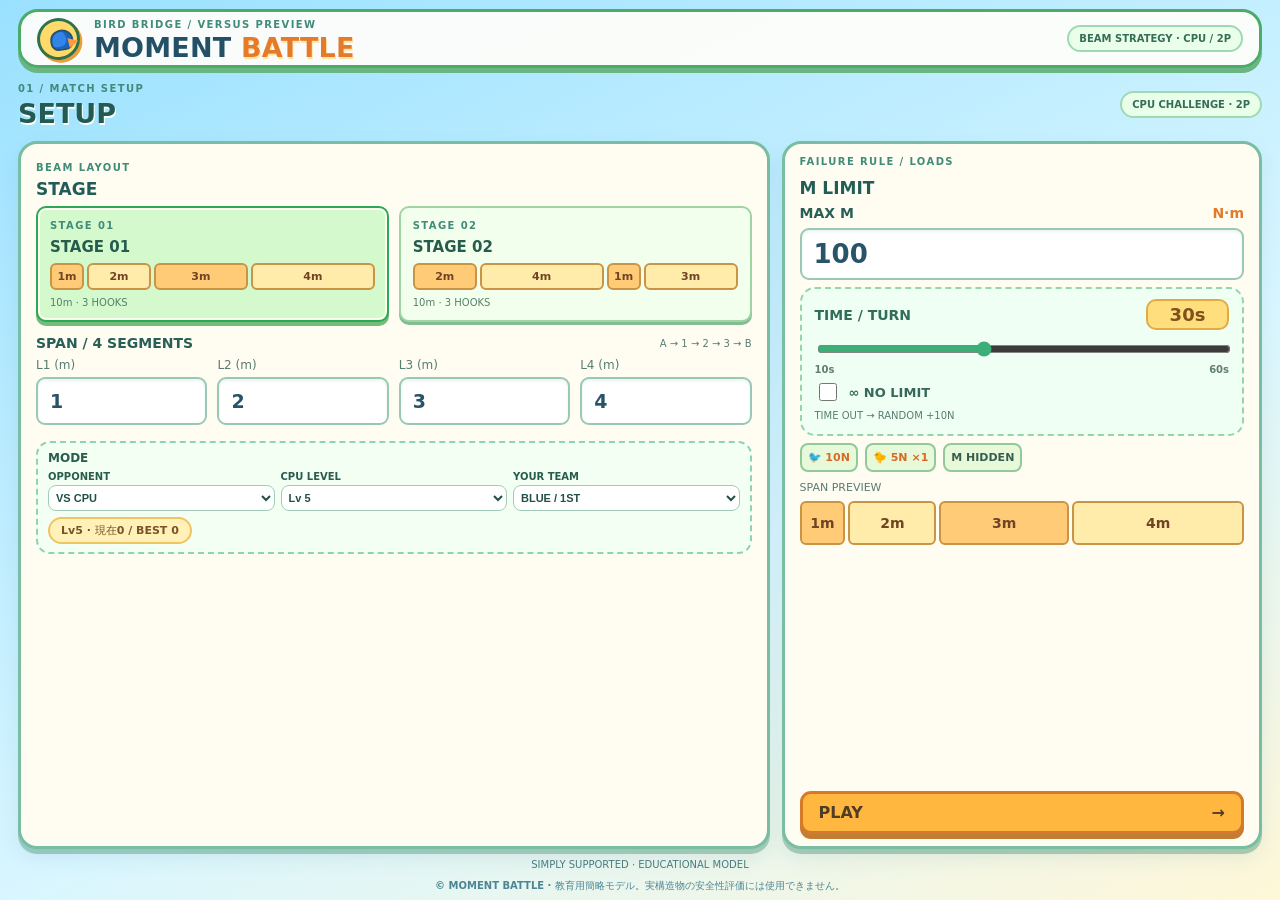
<file: preview/moment-battle-versus/index.html>
<!doctype html>
<html lang="ja">
<head>
  <!-- Google Analytics 4 -->
  <script async src="https://www.googletagmanager.com/gtag/js?id=G-XE1NBEVFK6"></script>
  <script>
    window.dataLayer = window.dataLayer || [];
    function gtag(){dataLayer.push(arguments);}
    gtag('js', new Date());
    gtag('config', 'G-XE1NBEVFK6');
  </script>
<meta charset="utf-8"><meta name="viewport" content="width=device-width,initial-scale=1">
<meta name="theme-color" content="#93e0ff"><meta name="robots" content="noindex,nofollow,noarchive">
<meta name="description" content="鳥を梁に配置し、荷重と曲げモーメントを考える無料の構造力学ゲーム「MOMENT BATTLE」。スマートフォンやPCのブラウザで遊べます。">
<link rel="icon" href="data:image/svg+xml,%3Csvg%20xmlns%3D%22http%3A//www.w3.org/2000/svg%22%20viewBox%3D%220%200%2064%2064%22%3E%0A%3Crect%20width%3D%2264%22%20height%3D%2264%22%20rx%3D%2217%22%20fill%3D%22%23a4e6ff%22/%3E%0A%3Ccircle%20cx%3D%2231%22%20cy%3D%2232%22%20r%3D%2224%22%20fill%3D%22%23ffdc68%22%20stroke%3D%22%23317b54%22%20stroke-width%3D%224%22/%3E%0A%3Cellipse%20cx%3D%2228%22%20cy%3D%2231%22%20rx%3D%2217%22%20ry%3D%2216%22%20fill%3D%22%233289ee%22%20stroke%3D%22%23245b7c%22%20stroke-width%3D%222%22/%3E%0A%3Cellipse%20cx%3D%2229%22%20cy%3D%2240%22%20rx%3D%2210%22%20ry%3D%226%22%20fill%3D%22%23d6edff%22/%3E%0A%3Ccircle%20cx%3D%2237%22%20cy%3D%2227%22%20r%3D%225%22%20fill%3D%22%23fff%22/%3E%3Ccircle%20cx%3D%2239%22%20cy%3D%2227%22%20r%3D%222%22%20fill%3D%22%23233a4c%22/%3E%0A%3Cpath%20d%3D%22M43%2033l13%204-12%207z%22%20fill%3D%22%23ffa733%22%20stroke%3D%22%23ac6323%22%20stroke-width%3D%222%22/%3E%0A%3Cpath%20d%3D%22M17%2019l3-9%206%208%22%20fill%3D%22%23277dc9%22/%3E%0A%3C/svg%3E%0A" type="image/svg+xml">
<style>
:root{font-family:Inter,"Yu Gothic","Hiragino Kaku Gothic ProN",Meiryo,system-ui,sans-serif;color:#e6edf8;background:#0b1424;font-synthesis:none}*{box-sizing:border-box}body{margin:0;background:radial-gradient(ellipse at 12% 0%,#173250 0%,transparent 55%),#0c1424;transition:background .35s}body[data-turn-theme="orange"]{background:radial-gradient(ellipse at 10% 2%,#644025 0%,transparent 56%),#111522}body[data-turn-theme="blue"]{background:radial-gradient(ellipse at 10% 2%,#173d69 0%,transparent 53%),#0c1424}button,input{font:inherit}button{cursor:pointer}button:disabled{opacity:.4;cursor:not-allowed}button:focus-visible,input:focus-visible{outline:3px solid #9ed7ff;outline-offset:2px}svg{display:block;max-width:100%}[hidden]{display:none!important}.app-shell{height:100dvh;min-height:510px;width:min(100%,1400px);padding:12px 22px 7px;margin:auto;display:flex;flex-direction:column;gap:8px;overflow:hidden}.masthead{height:54px;flex:none;display:flex;align-items:center;gap:12px}.brandmark{border:2px solid #4bb5df;border-radius:10px;width:40px;height:40px;display:flex;align-items:center;justify-content:center;gap:4px;transform:rotate(-5deg)}.brandmark i{display:block;width:4px;height:22px;background:#4bb5df;transform:skew(-20deg)}.brandmark i:nth-child(2){height:15px;transform:skew(20deg)}.brand-text{flex:1;min-width:0}.brand-text h1{font-size:22px;letter-spacing:.5px;margin:0;line-height:1.2}.brand-text em{color:#80cbfa;font-weight:900}.eyebrow{font-size:9px;color:#7fadd5;font-weight:900;letter-spacing:1.65px}.tag,.section-tag,.small-tag{border:1px solid #416180;border-radius:20px;color:#b9cddd;padding:6px 10px;font-size:10px;font-weight:800;white-space:nowrap}.screens{flex:1;min-height:0;display:flex;flex-direction:column}.screen{height:100%;min-height:0;display:flex;flex-direction:column;gap:10px;animation:appear .28s ease-out}@keyframes appear{from{opacity:.2;transform:translateY(5px)}to{opacity:1;transform:translateY(0)}}footer{flex:none;height:14px;line-height:14px;text-align:center;font-size:9px;color:#738caa;white-space:nowrap;overflow:hidden;text-overflow:ellipsis}.panel{background:linear-gradient(150deg,#17293f,#122034);border:1px solid #34506d;border-radius:14px;min-width:0;min-height:0}.panel-head{display:flex;align-items:center;justify-content:space-between;gap:8px}.panel h3{font-size:17px;margin:4px 0 0}.panel h2{margin:0}.screen-heading,.result-heading{display:flex;justify-content:space-between;align-items:center;gap:14px;flex:none}.screen-heading h2,.result-heading h2{font-size:27px;margin:2px 0}.screen-heading p,.result-heading p{color:#acbfd6;font-size:12px;margin:0}.primary-button{background:linear-gradient(110deg,#f4a95d,#f8c181);border:1px solid #ffd6a2;color:#1a2940;font-weight:900;border-radius:11px;padding:13px 22px;white-space:nowrap;box-shadow:0 6px 18px #0004}.primary-button:hover:not(:disabled){filter:brightness(1.12)}
/* Settings */
.setup-layout{display:grid;grid-template-columns:minmax(0,1.22fr) minmax(0,.78fr);gap:12px;flex:1;min-height:0}.setup-layout .panel{padding:clamp(12px,2vh,23px);display:flex;flex-direction:column;gap:12px;min-height:0}.stage-options{display:grid;grid-template-columns:repeat(2,minmax(0,1fr));gap:10px}.stage-card{text-align:left;padding:14px;background:#1c334e;border:1px solid #47627e;border-radius:10px;color:#e1efff;display:flex;flex-direction:column;gap:7px;min-width:0}.stage-card[aria-pressed="true"]{border-color:#7dccfc;background:#284c70;box-shadow:inset 0 0 0 1px #86c7ec77}.stage-card:hover{border-color:#8dbbe0}.stage-card strong{font-size:15px}.stage-card small{color:#aecae0;font-size:10px}.stage-segments,.setup-preview{display:flex;width:100%;gap:3px}.stage-segments{height:27px}.stage-segments span,.setup-preview span{display:flex;align-items:center;justify-content:center;min-width:0;border:1px solid #7ea8c6;border-radius:4px;background:#375f80;font-size:11px;font-weight:800;overflow:hidden}.custom-head{display:flex;justify-content:space-between;gap:8px;align-items:center;flex-wrap:wrap;margin-top:6px}.custom-head strong{font-size:14px}.custom-head span{font-size:10px;color:#a9bfd7}.interval-grid{display:grid;grid-template-columns:repeat(4,minmax(0,1fr));gap:10px}.interval-field{display:flex;flex-direction:column;gap:5px;font-size:12px;color:#b9cde2}.interval-field input,#limit-input{background:#0d1c2e;color:#f0f8ff;border:1px solid #587490;border-radius:9px;padding:11px 12px;min-width:0;width:100%;font-size:19px;font-weight:900;font-variant-numeric:tabular-nums}.setup-hint{font-size:11px;color:#acc0d5;line-height:1.65;margin:0}.limit-input-label{font-weight:800;font-size:14px;display:flex;justify-content:space-between;gap:8px}.limit-input-label strong{color:#80c8f8}.setup-rules #limit-input{font-size:29px;padding:13px}.rules-chips{display:flex;gap:7px;flex-wrap:wrap}.rules-chips span{font-size:11px;background:#243a53;border:1px solid #4b6684;border-radius:8px;padding:8px}.rules-chips b{color:#f7c48b}.beam-preview-title{font-size:11px;color:#a9cce7;margin:2px 0 0}.setup-preview{height:54px;align-items:stretch}.setup-preview span{font-size:14px}.error-text{color:#ffb6ab;font-size:11px;margin:0}.setup-rules .primary-button{margin-top:auto;width:100%;font-size:16px;display:flex;justify-content:space-between}.setup-footnote{margin:0;text-align:center;color:#8ba5c3;font-size:10px;flex:none}
/* Arena */
.battle-topline{flex:none;height:72px;display:grid;grid-template-columns:1fr minmax(145px,1fr) 1fr;gap:9px}.battle-team{border:1px solid #496584;border-radius:12px;padding:8px 14px;display:flex;align-items:center;gap:8px;justify-content:space-between;min-width:0;background:#1b2c44}.battle-team strong{font-size:16px;white-space:nowrap}.battle-team small{font-size:10px;color:#a0b9d3;white-space:nowrap}.battle-team .eyebrow{display:none}.player-blue.active{border-color:#54aeff;background:#1a3f68;box-shadow:inset 0 0 0 1px #5c9fdb55}.player-blue strong{color:#8acbff}.player-orange.active{border-color:#f8b468;background:#634021;box-shadow:inset 0 0 0 1px #ca924d55}.player-orange strong{color:#ffcb8f}.turn-center{display:flex;flex-direction:column;align-items:center;justify-content:center;gap:3px;border:1px solid #425d7a;border-radius:12px;background:#17283f}.turn-center span{font-size:11px;font-weight:900;letter-spacing:1px;color:#a8c5df}.turn-center strong{font-size:18px}.battle-toolbar{flex:none;display:flex;align-items:center;justify-content:space-between;gap:10px;height:40px}.stage-info{font-size:12px;color:#c5d7e9;font-weight:800}.toolbar-actions,.load-options{display:flex;gap:7px}.toolbar-actions button,.visibility-toggle,.result-top-actions button:not(.primary-button),.result-controls button{background:#253d58;color:#ebf5ff;border:1px solid #6b8fac;border-radius:9px;font-weight:800;padding:8px 13px;font-size:11px;white-space:nowrap}.toolbar-actions button:hover:not(:disabled),.visibility-toggle:hover,.result-controls button:hover{background:#3c5877}.battle-columns{flex:1;min-height:0;display:grid;grid-template-columns:minmax(0,1.65fr) minmax(290px,.80fr);gap:10px}.play-panel{display:flex;flex-direction:column;gap:9px;padding:12px 15px}.beam-stage{min-height:0;flex:1;border:1px solid #365572;border-radius:10px;background:linear-gradient(#172c44,#172438);display:flex;align-items:center;justify-content:center;overflow:hidden}.beam-stage svg{width:100%;height:100%;max-height:330px}.load-picker{display:flex;align-items:center;justify-content:space-between;flex:none;gap:9px}.load-picker-title{display:flex;flex-direction:column;gap:1px}.load-picker-title strong{font-size:13px}.load-option{font-size:15px;font-weight:900;color:#dceefb;background:#243a51;border:1px solid #546f89;border-radius:9px;padding:8px 14px;min-width:110px}.load-option small{font-size:10px;font-weight:600;color:#bad0df}.load-option.active{background:#315e81;border-color:#8bcdf9}.load-option.special.active{background:#27635f;border-color:#8deadd}.load-option:hover:not(:disabled){filter:brightness(1.18)}.hook-actions{flex:none;display:grid;grid-template-columns:repeat(3,1fr);gap:8px}.hook-button{display:flex;flex-direction:column;gap:4px;text-align:left;background:#1e3550;color:#eaf4ff;border:1px solid #53799c;padding:10px 12px;border-radius:10px;min-width:0}.hook-button:hover:not(:disabled){background:#305477;border-color:#9ed5ff}.hook-pos{color:#8abde5;font-weight:900;font-size:10px;letter-spacing:1px}.hook-button strong{font-size:15px}.hook-sub,.hook-result{font-size:10px;color:#b6c9dd}.hook-result{font-weight:700;color:#c8e9ff}.hook-result.danger{color:#ffa2a2}.action-note{font-size:10px;color:#9dbad5;margin:0;flex:none}.battle-side{display:flex;flex-direction:column;gap:9px;min-height:0}.battle-side .panel{padding:12px 15px}.limit-panel{flex:none}.limit-heading{display:flex;align-items:center;justify-content:space-between;gap:9px}.metric{display:flex;align-items:baseline;gap:9px;margin:9px 0}.metric span{font-size:clamp(34px,5vh,55px);font-weight:950;letter-spacing:-1px;font-variant-numeric:tabular-nums}.metric small{font-size:12px;color:#b9cde0;font-weight:800}.gauge{height:9px;background:#253953;border:1px solid #344f68;border-radius:8px;overflow:hidden}#gauge-fill{background:linear-gradient(90deg,#4bc4ff,#ff936a);height:100%;width:0%;transition:width .25s}.limit-label{display:flex;justify-content:space-between;gap:5px;color:#a2c1dc;font-size:10px;margin-top:8px}.risk-text{font-size:10px;color:#aac4dc;line-height:1.6;margin:8px 0 0}.plot-panel{flex:1;display:flex;flex-direction:column;gap:5px}.plot-panel svg{height:100%;min-height:0;width:100%;background:#122339;border-radius:8px}.stats-panel{flex:none}.stats-grid{display:grid;grid-template-columns:1fr auto;gap:5px;font-size:10px;margin-top:8px;color:#b6c7d9}.stats-grid b{color:#e2efff;text-align:right}.history-panel{flex:1;min-height:0;display:flex;flex-direction:column}.history-list{margin:7px 0 0;padding:0;list-style:none;overflow:auto;min-height:0;flex:1;display:flex;flex-direction:column;gap:6px}.history-list li{display:flex;justify-content:space-between;gap:8px;font-size:11px;border-bottom:1px solid #324862;padding:5px 2px}.history-list .blue{color:#8bcfff}.history-list .orange{color:#ffc38a}
body[data-turn-theme="orange"] .play-panel{border-color:#885f3a}body[data-turn-theme="orange"] .beam-stage{border-color:#74583b;background:linear-gradient(#303344,#252436)}body[data-turn-theme="orange"] .hook-button:hover:not(:disabled){background:#664628;border-color:#edab64}
/* Failure screen: designed to settle into a frozen broken beam, no automatic navigation */
.break-screen{align-items:center;justify-content:space-evenly;gap:8px;text-align:center}.break-head h2{font-size:clamp(22px,4vw,44px);margin:5px 0;color:#ffc5ac;letter-spacing:1px}.break-head p{margin:0;color:#bbccdb;font-size:14px}.fracture-stage{position:relative;border:1px solid #874e54;border-radius:20px;background:radial-gradient(ellipse at 50% 55%,#5a252c,#172336 65%);width:min(100%,920px);max-height:50vh;flex:1;min-height:200px;display:flex;align-items:center;justify-content:center;overflow:hidden}.fracture-stage svg{width:100%;height:100%}.fracture-stage .fracture-left{transform-box:fill-box;transform-origin:100% 50%;animation:crack-left 1.45s cubic-bezier(.3,.8,.4,1) both}.fracture-stage .fracture-right{transform-box:fill-box;transform-origin:0% 50%;animation:crack-right 1.45s cubic-bezier(.3,.8,.4,1) both}.fracture-stage .fall-weight{animation:fall-weight 1.45s cubic-bezier(.2,.65,.4,1) both}.fracture-stage .crack-spark{animation:crack-spark 1.45s ease-out both}.fracture-flash{position:absolute;inset:0;pointer-events:none;background:#fff;opacity:0;animation:fracture-flash 1.45s ease-out both}.break-result{display:flex;align-items:center;gap:15px;justify-content:center;flex-wrap:wrap}.break-result strong{color:#ffc3a5;font-size:clamp(17px,3vw,27px)}.break-result span{color:#f2dfd5;font-size:16px;font-weight:800}.break-continue{font-size:17px;padding:14px 36px}.break-hint{color:#b9cbdb;font-size:12px;margin:0}.fracture-stage.ready{cursor:pointer}.fracture-stage.ready:hover{border-color:#e6ac82}@keyframes crack-left{0%,25%{transform:none}43%{transform:translate(-6px,-2px) rotate(-3deg)}100%{transform:translate(-12px,14px) rotate(12deg)}}@keyframes crack-right{0%,25%{transform:none}43%{transform:translate(8px,2px) rotate(4deg)}100%{transform:translate(12px,18px) rotate(-12deg)}}@keyframes fall-weight{0%,26%{transform:none;opacity:1}100%{transform:translateY(170px) rotate(12deg);opacity:.7}}@keyframes crack-spark{0%,24%{opacity:0;transform:scale(.1)}38%{opacity:1;transform:scale(1.2)}100%{opacity:0;transform:scale(2)}}@keyframes fracture-flash{0%,24%{opacity:0}32%{opacity:.7}46%,100%{opacity:0}}
/* Result view — internal history can scroll, but page does not */
.result-heading{flex:none}.result-heading h2{font-size:22px}.result-heading h2 span{color:#ffbd80}.result-top-actions{display:flex;gap:8px;align-items:center}.result-columns{min-height:0;flex:1;display:grid;grid-template-columns:minmax(0,1.5fr) minmax(245px,.8fr);gap:10px}.result-columns .panel{padding:15px}.result-inspection{display:flex;flex-direction:column;gap:8px}.result-inspection svg{flex:1;min-height:0;width:100%;background:#14263c;border:1px solid #34516d;border-radius:9px}.result-m{font-size:15px;font-variant-numeric:tabular-nums}.plot-legend{display:flex;flex-wrap:wrap;gap:12px;font-size:11px;color:#b8cee0}.plot-legend span{display:flex;align-items:center;gap:6px}.plot-legend i{width:20px;height:3px;background:#65baff}.plot-legend .previous-line{background:repeating-linear-gradient(90deg,#8b9caf 0 6px,transparent 6px 10px)}.plot-legend .failure-line{background:repeating-linear-gradient(90deg,#ed8989 0 6px,transparent 6px 10px)}.result-detail{font-size:11px;color:#cbdbe9;line-height:1.5;margin:0}.result-controls{display:flex;justify-content:space-between;gap:7px;align-items:center}.result-controls span{font-size:12px;font-weight:900}.result-timeline-panel{display:flex;flex-direction:column;gap:12px}.result-timeline{min-height:0;flex:1;overflow:auto;display:flex;flex-direction:column;gap:8px}.result-turn-button{flex:none;display:flex;justify-content:space-between;align-items:center;text-align:left;gap:6px;border:1px solid #4c6882;border-radius:10px;background:#1d344d;padding:9px;color:#eaf2ff;width:100%}.result-turn-button.selected{border-color:#91d0ff;background:#2d4f6c}.result-turn-button:hover{background:#365a78}.result-turn-meta{display:flex;flex-direction:column;gap:3px;min-width:0}.result-turn-meta span{color:#9cd6ff;font-size:10px}.result-turn-meta span.orange{color:#ffc184}.result-turn-meta strong{font-size:12px}.result-turn-meta small{font-size:10px;color:#b5c8d9}.result-mini{flex:0 0 100px;width:100px;height:45px;background:#11253b;border-radius:6px}
@media(max-height:740px) and (min-width:760px){.app-shell{gap:5px;padding-top:6px}.masthead{height:45px}.battle-topline{height:57px}.battle-toolbar{height:33px}.play-panel{gap:5px;padding:9px 12px}.load-option{padding:5px 10px}.hook-button{padding:6px 9px;gap:2px}.battle-side{gap:5px}.battle-side .panel{padding:8px 12px}.metric{margin:3px 0}.risk-text{margin:5px 0 0}.history-list li{padding:3px}.setup-layout .panel{gap:8px}.stage-card{padding:9px}.interval-field input{padding:6px}.results-columns .panel{padding:8px}}
@media(max-width:760px){.app-shell{padding:5px 8px;gap:5px;min-height:0}.masthead{height:40px;gap:8px}.brandmark{width:30px;height:30px}.brand-text h1{font-size:16px}.eyebrow{font-size:8px;letter-spacing:1px}.tag{font-size:8px;padding:4px 6px}.screen{gap:6px}.screen-heading h2{font-size:20px}.screen-heading p{font-size:10px}.setup-layout{grid-template-columns:1fr;grid-template-rows:auto 1fr;gap:7px;overflow:hidden}.setup-layout .panel{padding:10px;gap:6px}.stage-card{padding:7px;gap:4px}.stage-card strong{font-size:12px}.stage-card small{font-size:9px}.stage-segments{height:18px}.custom-head{margin-top:0}.custom-head strong{font-size:11px}.custom-head span{font-size:9px}.interval-field{font-size:9px}.interval-field input{font-size:15px;padding:5px}.setup-hint{font-size:9px}.setup-rules h3{font-size:13px}.setup-rules #limit-input{font-size:21px;padding:5px}.rules-chips span{font-size:9px;padding:4px}.setup-preview{height:27px}.setup-rules .primary-button{font-size:12px;padding:8px}.setup-footnote{font-size:8px}.battle-topline{height:48px;gap:3px;grid-template-columns:1fr 1fr 1fr}.battle-team{padding:4px 6px;display:flex;flex-direction:column;justify-content:center;gap:1px}.battle-team strong{font-size:10px}.battle-team small{font-size:8px}.turn-center span{font-size:7px}.turn-center strong{font-size:11px}.battle-toolbar{height:34px}.stage-info{font-size:9px;max-width:35%;line-height:1.3}.toolbar-actions{gap:3px}.toolbar-actions button{font-size:9px;padding:7px 6px}.battle-columns{grid-template-columns:1fr;grid-template-rows:minmax(0,1.8fr) minmax(130px,.8fr);gap:6px}.play-panel{gap:4px;padding:6px}.panel h3{font-size:13px}.beam-stage svg{max-height:none}.load-picker-title strong{font-size:10px}.load-option{font-size:12px;padding:4px 7px;min-width:87px}.load-option small{font-size:8px}.hook-actions{gap:4px}.hook-button{padding:5px 7px;gap:1px}.hook-button strong{font-size:11px}.hook-pos,.hook-sub,.hook-result{font-size:8px}.action-note{font-size:8px}.battle-side{display:grid;grid-template-columns:1fr 1fr;gap:5px}.battle-side .panel{padding:7px}.limit-panel{grid-column:1}.metric{margin:3px 0}.metric span{font-size:25px}.metric small{font-size:9px}.limit-label{font-size:8px;margin-top:2px}.risk-text{font-size:8px;margin:3px 0 0}.visibility-toggle{font-size:9px;padding:5px}.history-panel{grid-column:2;grid-row:1 / span 2}.history-list{margin-top:2px}.history-list li{font-size:8px;gap:3px;padding:2px}.history-list li b{font-size:8px}.plot-panel{grid-column:1;grid-row:2;padding:5px}.stats-panel{display:none!important}.result-heading h2{font-size:15px}.result-heading p{font-size:9px}.result-top-actions{gap:3px}.result-top-actions button,.result-top-actions .primary-button{font-size:9px;padding:7px}.result-columns{grid-template-columns:1fr;grid-template-rows:minmax(0,1.1fr) minmax(0,.9fr);gap:6px}.result-columns .panel{padding:7px}.result-inspection{gap:4px}.result-m{font-size:10px}.result-detail,.plot-legend{font-size:9px}.result-controls button{font-size:9px;padding:5px}.result-timeline{display:grid;grid-template-columns:1fr 1fr;align-content:start;gap:5px}.result-turn-button{padding:5px}.result-turn-meta strong{font-size:9px}.result-mini{width:68px;flex-basis:68px;height:35px}.break-head h2{font-size:23px}.break-head p{font-size:11px}.fracture-stage{min-height:100px;max-height:45vh}.break-result{gap:5px}.break-result strong{font-size:17px}.break-result span{font-size:11px}.break-continue{padding:11px 20px;font-size:13px}footer{height:10px;line-height:10px;font-size:8px}}
@media(max-height:650px) and (max-width:760px){.screen-heading p,.setup-footnote,.setup-hint,.action-note,.risk-text{display:none}.setup-layout .panel{gap:4px;padding:5px}.setup-preview{height:18px}.stage-card{padding:5px}.stage-segments{height:15px}.battle-topline{height:38px}.battle-toolbar{height:25px}.hook-button{padding:3px}.battle-columns{grid-template-rows:minmax(0,1.8fr) minmax(95px,.8fr)}}
@media(prefers-reduced-motion:reduce){*,*::before,*::after{animation-duration:.01ms!important;transition-duration:.01ms!important}}
/* MOMENT BATTLE 0.6 — Cartoon canyon / bird swing visual theme
   Visual-only overrides. Keep gameplay control ids and core logic intact. */
:root{font-family:system-ui,"Yu Gothic","Hiragino Kaku Gothic ProN",Meiryo,sans-serif;color:#254656;background:#c7f3ff;font-synthesis:none;--ink:#234654;--blue:#267cdd;--orange:#ef7a29;--green:#37ac55;--paper:#fffefa;--edge:#91c9b2;--shadow:0 5px 0 #4e9a7670,0 9px 20px #35738f1b}
body,body[data-turn-theme="blue"]{background:linear-gradient(155deg,#9ae1ff 0%,#d9f6ff 60%,#fff7d8 100%);color:var(--ink)}
body[data-turn-theme="orange"]{background:linear-gradient(160deg,#ffe7b1 0%,#d7f5ff 53%,#fff4dc 100%)}
button:focus-visible,input:focus-visible{outline:3px solid #faaf42;outline-offset:2px}
.app-shell{max-width:1460px;gap:9px;padding:9px 18px 7px}
.masthead{height:59px;background:#fffefaee;border:3px solid #4cab68;border-radius:20px;padding:5px 16px;box-shadow:0 5px 0 #69b682;gap:14px}
.brandmark{width:43px;height:42px;background:#ffda6b;border:3px solid #2d724c;border-radius:50%;transform:rotate(-8deg);box-shadow:2px 3px 0 #e99e3a;position:relative;overflow:visible}
.brandmark i{display:none}
.brandmark::before{content:"";position:absolute;left:10px;top:9px;width:19px;height:17px;background:#3284eb;border-radius:60% 60% 45% 45%;box-shadow:inset -5px -2px #1964be;border:2px solid #28516e}
.brandmark::after{content:"";position:absolute;left:28px;top:18px;border-left:10px solid #ff9941;border-top:5px solid transparent;border-bottom:5px solid transparent;transform:rotate(-6deg)}
.brand-text h1{font-size:clamp(19px,2.2vw,27px);letter-spacing:.2px;color:#235067;font-weight:950}
.brand-text em{color:#e47a2a;font-weight:1000;text-shadow:1px 2px #ffe5a8}
.eyebrow{color:#408b79;font-size:10px;letter-spacing:1.4px}
.tag,.section-tag,.small-tag{color:#366d57;border:2px solid #9ddab1;background:#eaffea;font-weight:900}
.panel{border:3px solid #79bea2;background:#fffcf2;box-shadow:var(--shadow);border-radius:19px;color:#264954}
.panel h3{color:#225c57;font-weight:950}
.screen{gap:10px}
.screen-heading h2,.result-heading h2{color:#235b53;font-weight:950;text-shadow:1px 2px #fff}
.screen-heading p,.result-heading p{color:#476775}
.primary-button{background:#ffb740;border:3px solid #d67a2a;color:#513c25;font-size:14px;font-weight:950;box-shadow:0 5px 0 #c27d35;padding:10px 18px;transition:transform .14s,box-shadow .14s}
.primary-button:hover:not(:disabled){filter:brightness(1.05);transform:translateY(-2px);box-shadow:0 7px 0 #c27d35}
.primary-button:active:not(:disabled){transform:translateY(3px);box-shadow:0 2px 0 #c27d35}
footer{color:#4c8694;font-size:10px;font-weight:650}
/* setup */
.setup-layout .panel{padding:clamp(12px,1.8vh,21px)}
.stage-card{background:#f3ffed;color:#2b6057;border:2px solid #9fd4a5;box-shadow:0 3px 0 #83bd94;padding:12px}
.stage-card strong{color:#265c4d}
.stage-card small{color:#567f6c}
.stage-card[aria-pressed="true"]{background:#d4f9cd;border-color:#2da858;box-shadow:0 4px 0 #73bd78,inset 0 0 0 2px #faffee}
.stage-card:hover{border-color:#39ae6b}
.stage-segments span,.setup-preview span{background:#ffcb77;color:#704424;border:2px solid #c99445;font-weight:950;border-radius:6px}
.stage-segments span:nth-child(even),.setup-preview span:nth-child(even){background:#ffecaa}
.custom-head strong,.limit-input-label{color:#285f56}
.custom-head span,.setup-hint,.interval-field,.beam-preview-title{color:#587d72}
.interval-field input,#limit-input{background:#fff;color:#275469;border:2px solid #9ac8b4;box-shadow:inset 0 2px 3px #d9eae488}
.interval-field input:focus,#limit-input:focus{border-color:#40ae77}
.limit-input-label strong{color:#e27b29}
.rules-chips span{background:#e8f9d9;border:2px solid #91ca9a;color:#385e50;font-weight:800}
.rules-chips b{color:#d76b25}
.setup-rules .primary-button{margin-top:auto}
.error-text{color:#b43628}
.setup-footnote{color:#497b81}
/* current turn and navigation */
.battle-topline{height:69px;gap:10px}
.battle-team{border:3px solid #a9c9dd;background:#f7fcff;border-radius:16px;padding:7px 16px;box-shadow:0 4px 0 #9ccddd}
.battle-team strong{font-weight:950;color:#3179b8}
.battle-team small{color:#618299;font-weight:800}
.player-blue.active{background:#d6efff;border-color:#2489e8;box-shadow:0 4px 0 #429ad4}
.player-blue strong{color:#176dc2}
.player-orange.active{background:#ffdfac;border-color:#e88b38;box-shadow:0 4px 0 #e4a051}
.player-orange strong{color:#c85d25}
.turn-center{background:#fffefa;border:3px solid #83c49f;border-radius:16px;box-shadow:0 4px 0 #81be98;color:#2c6659}
.turn-center span{color:#59917e}
.turn-center strong{font-weight:950}
body[data-turn-theme="orange"] .turn-center{background:#fff0d2;border-color:#eba24e;box-shadow:0 4px 0 #edbd75}
.battle-toolbar{height:36px}
.stage-info{color:#316e65;font-size:12px}
.toolbar-actions button,.visibility-toggle,.result-top-actions button:not(.primary-button),.result-controls button{background:#e5f8ee;color:#286057;border:2px solid #75bfa5;border-radius:11px;font-weight:900;padding:6px 12px;box-shadow:0 2px 0 #a3c8a7}
.toolbar-actions button:hover:not(:disabled),.visibility-toggle:hover,.result-controls button:hover{background:#c5f4df}
/* play area */
.battle-columns{grid-template-columns:minmax(0,1.65fr) minmax(290px,.79fr);gap:12px}
.play-panel{padding:11px 13px;gap:8px}
.beam-stage{border:3px solid #65ad91;border-radius:16px;background:#93e0ff;min-height:0;overflow:hidden;box-shadow:inset 0 2px 8px #5faed566}
.beam-stage svg{height:100%;max-height:none}
body[data-turn-theme="orange"] .play-panel,body[data-turn-theme="orange"] .beam-stage{border-color:#e6a252}
body[data-turn-theme="orange"] .beam-stage{background:#93e0ff}
.load-picker-title strong{color:#3c6554}
.load-option{background:#eaf8ff;color:#205f82;border:2px solid #8dc5d4;border-radius:13px;box-shadow:0 3px 0 #b0d4db;padding:7px 13px;font-weight:950}
.load-option small{color:#497989}
.load-option.active{background:#d0ecff;border-color:#3488df;box-shadow:0 3px 0 #68a5db}
.load-option.special.active{background:#fff0bd;border-color:#e9a13b;box-shadow:0 3px 0 #e9bb73}
.load-option:hover:not(:disabled){filter:brightness(1.045)}
.hook-actions{gap:8px}
.hook-button{background:#e8fbe7;color:#225e59;border:2px solid #7abc92;border-radius:13px;box-shadow:0 3px 0 #9bcda2;padding:9px 11px;gap:2px}
.hook-button:hover:not(:disabled),body[data-turn-theme="orange"] .hook-button:hover:not(:disabled){background:#fff0c9;color:#5f4a2c;border-color:#edab52;transform:translateY(-1px)}
.hook-pos{color:#3ca474}
.hook-button strong{color:#255c59;font-weight:950}
.hook-sub,.hook-result{color:#557c72}
.hook-result.danger{color:#b53a3e}
.action-note{color:#56837b;font-size:10px}
/* right hand sidebar */
.battle-side{gap:8px}
.battle-side .panel{padding:11px 13px}
.limit-panel{background:#fefaf2;border-color:#efba6d;box-shadow:0 4px 0 #eac18d}
.visibility-toggle{background:#fff2d3;border-color:#e7b061;color:#a26224}
.metric span{color:#2a795f}
.metric small{color:#607d74}
.gauge{background:#c3e3d4;border:1px solid #94c0b2}
#gauge-fill{background:linear-gradient(90deg,#38bf6b,#ffd345,#f48443)}
.limit-label,.risk-text{color:#618174}
.plot-panel svg,.result-inspection svg{background:#f3fcfd;border:2px solid #a3d9dc;border-radius:12px}
.stats-grid{color:#577c77}
.stats-grid b{color:#235b6a}
.history-panel{background:#f7fff4}
.history-list li{border-bottom:1px solid #c8e4d4;color:#40645e}
.history-list .blue{color:#1c77ce}
.history-list .orange{color:#d86a20}
/* bright cartoon breaking screen */
.break-screen{gap:8px;justify-content:space-evenly}
.break-head .eyebrow{color:#b06a29}
.break-head h2{font-size:clamp(23px,3.2vw,41px);font-weight:1000;letter-spacing:.4px;color:#e36a3d;text-shadow:3px 3px 0 #ffec9f,-2px -1px 0 #fff}
.break-head p{color:#436e64;font-weight:800}
.fracture-stage{background:#94e3ff;border:4px solid #e8a357;border-radius:24px;box-shadow:0 7px 0 #cb8551;min-height:160px;max-height:49vh;isolation:isolate}
.fracture-stage svg{height:100%;width:100%}
.fracture-stage .fracture-left{transform-box:fill-box;transform-origin:0 50%;animation:cartoon-break-left 1.86s ease-in-out both}
.fracture-stage .fracture-right{transform-box:fill-box;transform-origin:100% 50%;animation:cartoon-break-right 1.86s ease-in-out both}
.fracture-stage .swing-break{transform-box:fill-box;transform-origin:50% 0;animation:cartoon-swing 1.86s ease-in-out both}
.fracture-stage .crack-burst{transform-box:fill-box;transform-origin:50% 65%;animation:cartoon-impact 1.86s ease-out both}
.fracture-stage .escape-bird{transform-box:fill-box;transform-origin:50% 50%;animation:cartoon-fly 1.86s ease-out both}
.fracture-stage .escape-0{--fly-x:-45px;--fly-rot:-20deg}
.fracture-stage .escape-1{--fly-x:45px;--fly-rot:20deg}
.fracture-stage .wood-chip{animation:cartoon-chip 1.86s ease-out both}
.fracture-flash{background:#fff8d3;animation:cartoon-flash 1.86s ease-out both;mix-blend-mode:screen}
.break-result{padding:8px 24px;background:#fff9e6;border:3px solid #ebac55;border-radius:18px;box-shadow:0 4px 0 #f3d99e}
.break-result strong{color:#bb5528;font-weight:950}
.break-result span{color:#39685b}
.break-hint{color:#356b68;font-size:13px;font-weight:850}
.fracture-stage.ready:hover{border-color:#f2bc49}
@keyframes cartoon-break-left{0%,25%{transform:none}31%{transform:translateY(5px) rotate(-1deg)}46%{transform:translateY(-4px) rotate(-3deg)}65%,100%{transform:translate(-2px,15px) rotate(14deg)}}
@keyframes cartoon-break-right{0%,25%{transform:none}32%{transform:translateY(5px) rotate(2deg)}46%{transform:translateY(-5px) rotate(4deg)}65%,100%{transform:translate(2px,15px) rotate(-14deg)}}
@keyframes cartoon-swing{0%,27%{transform:rotate(0)}35%{transform:rotate(13deg)}56%{transform:rotate(-19deg)}78%{transform:rotate(12deg)}100%{transform:rotate(-8deg)}}
@keyframes cartoon-impact{0%,36%{opacity:0;transform:scale(.4)}43%{opacity:1;transform:scale(1.2)}61%,100%{opacity:1;transform:scale(1)}}
@keyframes cartoon-fly{0%,37%{opacity:0;transform:none}44%{opacity:1}67%,100%{opacity:1;transform:translate(var(--fly-x),-76px) rotate(var(--fly-rot))}}
@keyframes cartoon-chip{0%,40%{opacity:0}55%{opacity:1}100%{opacity:.85;transform:translateY(45px) rotate(10deg)}}
@keyframes cartoon-flash{0%,40%{opacity:0}43%{opacity:.55}49%,100%{opacity:0}}
/* results */
.result-heading{background:#f4ffeed9;border:2px solid #a9d5ab;border-radius:17px;padding:9px 15px}
.result-heading h2 span{color:#d76b20}
.result-m{font-weight:950}
.plot-legend,.result-detail{color:#4c786f}
.plot-legend .current-line{background:#2985e9}
.plot-legend .previous-line{background:repeating-linear-gradient(90deg,#839c9d 0 6px,transparent 6px 10px)}
.plot-legend .failure-line{background:repeating-linear-gradient(90deg,#d95d59 0 6px,transparent 6px 10px)}
.result-turn-button{border:2px solid #b8dcc4;background:#f8fff7;color:#28545a;border-radius:13px;padding:7px 9px;box-shadow:0 2px 0 #d1e4d0}
.result-turn-button.selected{background:#fff1ba;border-color:#e7a34c;box-shadow:0 2px 0 #eccf87}
.result-turn-button:hover{background:#e0f7e1}
.result-turn-meta span{color:#2779ca;font-weight:900}
.result-turn-meta span.orange{color:#d26a28}
.result-turn-meta small{color:#557d76}
.result-mini{background:#effcff;border:1px solid #c6e3e7}
/* small laptop window retains no document scrolling; content panels can scroll if necessary */
@media(max-height:740px) and (min-width:761px){.app-shell{padding-top:5px;gap:5px}.masthead{height:45px}.battle-topline{height:54px}.battle-toolbar{height:32px}.play-panel{gap:5px;padding:8px}.load-option{padding:5px 9px}.hook-button{padding:6px 8px}.battle-side{gap:5px}.battle-side .panel{padding:7px 10px}.setup-layout .panel{gap:7px}.stage-card{padding:8px}.result-columns .panel{padding:9px}.break-head h2{font-size:27px}}
@media(max-width:760px){
 .app-shell{padding:5px 7px 3px;gap:5px}.masthead{height:43px;padding:3px 9px;border-width:2px;border-radius:13px;box-shadow:0 3px 0 #69b682}.brandmark{width:28px;height:28px;border-width:2px}.brandmark::before{left:5px;top:5px;width:14px;height:13px}.brandmark::after{left:19px;top:10px}.brand-text h1{font-size:16px}.tag{font-size:8px}.panel{border-width:2px;border-radius:12px;box-shadow:0 2px 0 #a7cbb1}.battle-topline{height:50px;gap:3px}.battle-team{padding:4px;border-width:2px;border-radius:10px;box-shadow:0 2px 0 #a5cfe1}.battle-team strong{font-size:10px}.battle-team small{font-size:8px}.turn-center{border-width:2px;border-radius:10px}.battle-toolbar{height:32px}.stage-info{font-size:9px}.toolbar-actions button{font-size:9px;padding:5px}.battle-columns{grid-template-columns:1fr;grid-template-rows:minmax(0,1.6fr) minmax(135px,.85fr);gap:5px}.play-panel{padding:5px;gap:4px}.beam-stage{border-width:2px}.load-option{min-width:82px;padding:4px 6px}.hook-button{padding:4px 6px;border-width:2px}.hook-pos,.hook-sub,.hook-result{font-size:8px}.battle-side{gap:5px}.battle-side .panel{padding:6px}.limit-panel{box-shadow:none}.risk-text{font-size:8px}.metric span{font-size:25px}.result-heading{padding:5px 7px}.result-turn-button{padding:3px}.result-inspection svg{border-width:1px}.fracture-stage{min-height:115px;max-height:43vh;border-width:3px;box-shadow:0 4px 0 #d39c65}.break-result{padding:5px 10px;border-width:2px}.setup-layout .panel{padding:7px;gap:5px}.stage-card{padding:6px;border-width:2px}.stage-segments span,.setup-preview span{border-width:1px}.setup-rules #limit-input{font-size:20px;padding:4px}}
@media(prefers-reduced-motion:reduce){.fracture-stage .fracture-left,.fracture-stage .fracture-right,.fracture-stage .swing-break,.fracture-stage .crack-burst,.fracture-stage .escape-bird,.fracture-stage .wood-chip,.fracture-flash{animation-duration:.01ms!important;animation-delay:0ms!important}}
/* Keep the compact mobile masthead strictly on one line. */
@media(max-width:760px){.masthead .brand-text .eyebrow{display:none}.brand-text h1{font-size:clamp(14px,4.2vw,18px);white-space:nowrap}.brand-text{display:flex;align-items:center}.masthead .tag{font-size:7px}.masthead{gap:8px}}
/* Allocate meaningful space for the bending-moment chart when revealed. */
@media(min-width:761px){
 body[data-moments="shown"] .battle-side .panel{padding:8px 12px}
 body[data-moments="shown"] .metric{margin:1px 0 4px}
 body[data-moments="shown"] .metric span{font-size:34px}
 body[data-moments="shown"] .risk-text{margin-top:3px;line-height:1.2}
 body[data-moments="shown"] .limit-label{margin-top:3px}
 body[data-moments="shown"] .plot-panel{flex:2.2;min-height:125px;gap:2px}
 body[data-moments="shown"] .plot-panel svg{flex:1;min-height:88px}
 body[data-moments="shown"] .stats-panel{flex:none}
 body[data-moments="shown"] .stats-grid{gap:2px;margin-top:4px}
 body[data-moments="shown"] .history-panel{flex:.5;min-height:65px}
}
/* v0.7: sunny countdown / bird migration mode */
.time-setting{border:2px dashed #96d4ac;border-radius:15px;background:#f0fff4;padding:10px 13px;display:grid;gap:5px}
.time-heading{display:flex;align-items:center;justify-content:space-between;gap:10px}
.time-heading label{font-size:14px;font-weight:950;color:#326d5b}
.time-heading output{background:#ffdf7d;border:2px solid #e4aa43;border-radius:10px;color:#81501c;font-size:18px;font-weight:950;min-width:83px;text-align:center;padding:3px 8px}
#turn-seconds{width:100%;accent-color:#3cae77;cursor:pointer;min-height:24px}
#turn-seconds:disabled{opacity:.35;cursor:not-allowed}
.range-labels{display:flex;justify-content:space-between;color:#617e6f;font-size:10px;font-weight:850;margin-top:-4px}
.no-time-label{display:flex;align-items:center;gap:9px;font-size:13px;font-weight:850;color:#37695a;cursor:pointer}
.no-time-label input{width:18px;height:18px;accent-color:#42ad78}
.time-setting .setup-hint{font-size:10px;line-height:1.45}
.turn-center{position:relative;gap:0}
.turn-center>span{font-size:10px}
.turn-center>strong{font-size:15px}
.turn-clock{display:flex;align-items:center;gap:3px;border:2px solid #83c6ad;background:#fffef3;border-radius:15px;padding:1px 10px;color:#176d54;font-variant-numeric:tabular-nums;white-space:nowrap;box-shadow:0 2px 0 #b6e3c3}
.turn-clock strong{font-size:20px;font-weight:1000;min-width:2ch;text-align:right}
.turn-clock span{font-size:11px;font-weight:900}
.turn-clock .clock-icon{font-size:18px}
.turn-clock.urgent{color:#bf382f;border-color:#e7795d;background:#fff0d2;animation:timer-pulse .65s ease-in-out infinite alternate}
@keyframes timer-pulse{from{transform:scale(1)}to{transform:scale(1.065)}}
/* Full game viewport centered hand-off: timer does not run behind it. */
.turn-popup{position:fixed;z-index:50;inset:0;display:flex;align-items:center;justify-content:center;background:#18495f6e;backdrop-filter:blur(4px);padding:14px}
.turn-popup-card{width:min(440px,93vw);background:#ecfaff;border:5px solid #2587d9;border-radius:34px;box-shadow:0 16px 0 #16518b,0 26px 48px #29516b5f;text-align:center;padding:23px 28px 25px;color:#195a91;animation:popup-hop .38s cubic-bezier(.16,1.5,.36,1) both}
.turn-popup[data-player="orange"] .turn-popup-card{background:#fff5dd;border-color:#f19438;box-shadow:0 16px 0 #ba591f,0 26px 48px #8b562b66;color:#b15a16}
.popup-kicker{font-size:12px;font-weight:950;letter-spacing:2px}
.popup-bird{font-size:54px;line-height:1.2;margin:5px 0 0;filter:drop-shadow(2px 4px 0 #ffffff88)}
.turn-popup-card h2{font-size:clamp(26px,4vw,39px);margin:3px 0 8px;font-weight:1000;letter-spacing:1px}
.turn-popup-card p{font-size:14px;font-weight:850;margin:0 0 16px}
.turn-popup-card button{border-radius:15px;padding:10px 25px;background:#fffdf5;border:2px solid currentColor;color:inherit;font-weight:950;box-shadow:0 3px 0 #8884}
@keyframes popup-hop{from{transform:translateY(35px) scale(.75);opacity:.2}to{transform:translateY(0) scale(1);opacity:1}}
/* Larger public point load and EVERY bird: generated directly from moves. */
.beam-stage .hook-load-badge{filter:drop-shadow(0 3px 2px #4a917777)}
.beam-stage .hook-load-value{paint-order:stroke;stroke:#fff9e7;stroke-width:1px}
@media(max-height:740px) and (min-width:761px){
 .time-setting{padding:6px 10px;gap:1px}
 .time-heading output{font-size:15px;padding:1px 6px}
 .time-setting .setup-hint{font-size:9px}
 .setup-rules .rules-chips span{padding:5px}
 .turn-clock strong{font-size:16px}
 .turn-center>span{font-size:8px}
 .turn-center>strong{font-size:12px}
}
@media(max-width:760px){
 .time-setting{padding:5px 8px;gap:2px}
 .time-heading label{font-size:10px}
 .time-heading output{font-size:12px;padding:1px 5px;min-width:52px}
 #turn-seconds{min-height:19px}
 .no-time-label{font-size:10px;gap:5px}
 .no-time-label input{width:14px;height:14px}
 .time-setting .setup-hint{font-size:9px;line-height:1.2}
 .turn-center>strong{font-size:11px}
 .turn-center>span{font-size:7px}
 .turn-clock{padding:0 3px;gap:1px;border-width:1px}
 .turn-clock strong{font-size:15px}
 .turn-clock span{font-size:8px}
 .turn-clock .clock-icon{font-size:12px}
 .turn-popup-card{padding:18px 14px;border-radius:25px}
}
@media(prefers-reduced-motion:reduce){.turn-popup-card,.turn-clock.urgent{animation:none!important}}
/* Keep the new countdown controls inside the setup card, including at 768px. */
.setup-layout .panel{gap:7px;padding:12px 15px}
.setup-rules .primary-button{padding:9px 16px}
.setup-rules #limit-input{font-size:26px;padding:9px 12px}
.setup-rules .rules-chips span{padding:6px}
.setup-rules .setup-preview{height:44px}
@media(max-width:760px){.setup-layout .panel{padding:7px;gap:4px}.setup-rules #limit-input{font-size:20px;padding:4px}.setup-rules .setup-preview{height:28px}}


/* Mobile: make tall setup forms and game views accessible by natural page scrolling. */
@media (max-width:760px), (max-height:600px) {
  html, body {height:auto; min-height:100%; overflow-x:hidden; overflow-y:auto;}
  .app-shell {height:auto; min-height:100dvh; overflow:visible;}
  .screen {height:auto; min-height:0; flex:none;}
  .setup-layout {flex:none; grid-template-columns:minmax(0,1fr); grid-template-rows:auto auto; overflow:visible;}
  .setup-layout .panel {min-height:0; height:auto; overflow:visible;}
  .setup-rules #start-game {min-height:48px; margin-top:12px; touch-action:manipulation;}
  .setup-footnote {margin:9px 0 16px;}
  .battle-columns {flex:none; min-height:0; grid-template-columns:minmax(0,1fr); grid-template-rows:auto auto; overflow:visible;}
  .play-panel {min-height:310px;}
  .beam-stage {min-height:190px; flex:1 0 190px;}
  .battle-side {min-height:0; overflow:visible;}
  .result-columns {flex:none; min-height:0; grid-template-columns:minmax(0,1fr); grid-template-rows:auto auto;}
  .result-inspection svg {min-height:200px; flex:0 0 auto;}
  .turn-popup {overflow-y:auto; -webkit-overflow-scrolling:touch;}
  .turn-popup-card {max-height:calc(100dvh - 28px); overflow:auto;}
}

.cpu-controls{display:grid;gap:6px;margin-top:9px;padding:8px 10px;border:2px dashed #8ed3b2;border-radius:14px;background:#f4fff4;color:#285c4e}
.cpu-controls>strong{font-size:12px}.cpu-controls-grid{display:grid;grid-template-columns:repeat(3,minmax(0,1fr));gap:6px}
.cpu-controls-grid label{font-size:10px;font-weight:850;display:grid;gap:3px;min-width:0}
.cpu-controls-grid select{width:100%;max-width:100%;min-width:0;border:1.5px solid #a2cdb9;border-radius:8px;padding:5px 3px;background:white;color:#214f44;font-size:11px;font-weight:800}
.streak-chip,.battle-streak,.result-streak{display:inline-flex;align-items:center;gap:6px;border:2px solid #f1c45f;border-radius:30px;background:#fff1b8;color:#795321;font-size:11px;font-weight:950;padding:4px 11px;width:fit-content}
.battle-streak{padding:3px 9px;white-space:nowrap}.result-streak{margin-top:5px;font-size:13px}.cpu-role{font-size:11px;font-weight:900;color:#126e6b}
@media(max-width:670px){.cpu-controls-grid{gap:4px}.cpu-controls-grid label{font-size:10px}.cpu-controls-grid select{font-size:10px;padding:6px 1px}.cpu-controls{margin-top:6px;padding:6px 8px}.battle-streak{font-size:10px;padding:2px 6px}}

/* Preview-only drag trays for the classic stage game */
.versus-cages{display:grid;grid-template-columns:minmax(0,1fr) 100px minmax(0,1fr);flex:none;gap:8px;min-height:99px}
.versus-cage{--bird:#227dda;--shadow:#155baa;--belly:#bee8ff;background:#e2f1ff;border:3px solid #a9c8df;border-radius:15px;display:flex;flex-direction:column;gap:5px;padding:6px 12px;min-width:0}
.versus-orange{--bird:#f18b32;--shadow:#a85c25;--belly:#ffe3b3;background:#fff0db}
.versus-cage.is-active{border-color:var(--bird);box-shadow:inset 0 0 0 2px #fff,0 0 0 2px var(--bird)}
.versus-cage:not(.is-active){filter:saturate(.55)}
.versus-cage-head{display:flex;justify-content:space-between;color:var(--shadow);font-weight:1000;font-size:12px}
.versus-cage-items{display:flex;gap:7px;flex:1;justify-content:center}
.versus-bird{touch-action:none;user-select:none;-webkit-user-select:none;cursor:grab;min-width:50px;max-width:100px;flex:1;border:2px solid #a8c6c4;border-radius:12px;padding:3px;background:#fffdf6;color:#306965;display:flex;flex-direction:column;align-items:center;justify-content:center;font-weight:1000}
.versus-bird svg{height:39px;width:42px;pointer-events:none}
.versus-bird strong{font-size:13px}
.versus-bird:disabled{opacity:.34;filter:grayscale(.5);cursor:not-allowed}
.versus-bird.is-selected{border-color:var(--bird);box-shadow:0 0 0 2px var(--bird)}
.versus-guide{align-self:stretch;text-align:center;display:flex;justify-content:center;flex-direction:column;background:#efffea;border:2px dashed #8dc9a4;border-radius:14px;color:#277c67;font-weight:1000;font-size:13px}
.versus-guide.orange-turn{background:#fff0df;border-color:#eda863;color:#c36d28}
.versus-guide small{font-size:11px}
.mode-back-link{border:2px solid #abd6c4;border-radius:8px;background:#f0ffef;color:#327b67;padding:5px 8px;font-size:11px;font-weight:1000;text-decoration:none}
#versus-drag-ghost{position:fixed;pointer-events:none;z-index:110;transform:translate(-50%,-75%);background:#fff8d7;border:3px solid #49ab78;border-radius:16px;font-size:18px;font-weight:1000;padding:7px 12px;box-shadow:0 8px 15px #24606766}
#beam-svg .hook-drop.drag-hover{fill:#fff5a4;fill-opacity:.25;stroke:#f0a531;stroke-width:3;stroke-dasharray:7 7}
@media(max-width:850px){.versus-cages{grid-template-columns:1fr 75px 1fr;gap:5px;min-height:80px}.versus-cage{padding:4px 6px}.versus-guide{font-size:11px}.versus-guide small{font-size:9px}.versus-bird svg{height:32px}.versus-bird{padding:2px}.versus-bird strong{font-size:11px}}
@media(max-width:600px){.versus-cages{grid-template-columns:minmax(0,1fr) 58px minmax(0,1fr)}.versus-cage-head{font-size:10px}.versus-guide{font-size:10px}.versus-cage-items{gap:3px}.versus-bird{min-width:0}.versus-bird svg{height:28px;width:30px}}

/* Minimal labels in the classic versus preview */
.screen-heading p,.setup-beam>.setup-hint,.setup-rules>.setup-hint{display:none}
.play-panel{gap:7px}.versus-cages{min-height:88px}

/* Compact result headlines on the review-only versus page */
.result-heading #result-winner{font-weight:1000;font-size:clamp(24px,3vw,40px)}
.result-heading #result-description{display:none}
</style>
<title>MOMENT BATTLE | VERSUS DRAG PREVIEW</title>
  <link rel="canonical" href="https://fujiharayoshiyasu.github.io/structure-play/apps/moment-battle/">
</head>
<body data-turn-theme="blue">
<div class="app-shell">
  <header class="masthead"><div class="brandmark" aria-hidden="true"><i></i><i></i></div><div class="brand-text"><span class="eyebrow">BIRD BRIDGE / VERSUS PREVIEW</span><h1>MOMENT <em>BATTLE</em></h1></div><span class="tag" id="header-stage">BIRD BRIDGE · 2P</span></header>

  <main class="screens">
    <section id="setup-screen" class="screen setup-screen" aria-label="ゲーム設定画面">
      <div class="screen-heading"><div><span class="eyebrow">01 / MATCH SETUP</span><h2>SETUP</h2></div><span class="section-tag">CPU CHALLENGE · 2P</span></div>
      <div class="setup-layout">
        <section class="panel setup-beam"><div class="panel-head"><div><span class="eyebrow">BEAM LAYOUT</span><h3>STAGE</h3></div></div>
          <div id="stage-options" class="stage-options" role="group" aria-label="ステージ選択"></div>
          <div class="custom-head"><strong>SPAN / 4 SEGMENTS</strong><span>A → 1 → 2 → 3 → B</span></div>
          <div class="interval-grid" id="interval-inputs"></div>
          
<div class="cpu-controls" aria-label="対戦モードの設定"><strong>MODE</strong>
<div class="cpu-controls-grid">
<label>OPPONENT<select id="match-mode"><option value="cpu">VS CPU</option><option value="local">2 PLAYERS</option></select></label>
<label id="cpu-level-wrap">CPU LEVEL<select id="cpu-level"></select></label>
<label id="human-side-wrap">YOUR TEAM<select id="human-side"><option value="0">BLUE / 1ST</option><option value="1">ORANGE / 2ND</option></select></label>
</div><div id="setup-streak" class="streak-chip" aria-live="polite"></div></div>
        </section>
        <section class="panel setup-rules"><span class="eyebrow">FAILURE RULE / LOADS</span><h3>M LIMIT</h3>
          <label class="limit-input-label" for="limit-input">MAX M <strong>N·m</strong></label>
          <input id="limit-input" type="number" min="1" max="10000" step="1" inputmode="decimal" value="100" required>
          
          <div class="time-setting">
            <div class="time-heading"><label for="turn-seconds">TIME / TURN</label><output id="turn-seconds-value" for="turn-seconds">30秒</output></div>
            <input type="range" id="turn-seconds" min="10" max="60" step="5" value="30" aria-label="1手の制限時間 10秒から60秒">
            <div class="range-labels"><span>10s</span><span>60s</span></div>
            <label class="no-time-label"><input type="checkbox" id="no-time-limit"><span>∞ NO LIMIT</span></label>
            <p class="setup-hint">TIME OUT → RANDOM +10N</p>
          </div>
          <div class="rules-chips"><span>🐦 <b>10N</b></span><span>🐤 <b>5N ×1</b></span><span>M HIDDEN</span></div>
          <p class="beam-preview-title">SPAN PREVIEW</p>
          <div id="setup-preview" class="setup-preview" role="img" aria-label="梁の寸法プレビュー"></div>
          <p class="error-text" id="setup-error" role="alert" hidden></p>
          <button type="button" id="start-game" class="primary-button">PLAY <span>→</span></button>
        </section>
      </div>
      <p class="setup-footnote">SIMPLY SUPPORTED · EDUCATIONAL MODEL</p>
    </section>

    <section id="battle-screen" class="screen battle-screen" aria-label="ゲーム対戦画面" hidden>
      <div class="battle-topline">
        <div class="battle-team player-blue" id="player0"><span class="eyebrow">PLAYER 01</span><strong>● BLUE</strong><small id="bonus0">5N · 残り1回</small><small id="role0" class="cpu-role"></small></div>
        <div class="turn-center"><span id="turn-indicator">● BLUE TURN</span><strong id="turn-label">青チームの手番</strong><div class="turn-clock" id="turn-clock" aria-live="off"><span class="clock-icon" aria-hidden="true">◷</span><strong id="turn-timer">30</strong><span id="timer-unit">秒</span></div></div>
        <div class="battle-team player-orange" id="player1"><span class="eyebrow">PLAYER 02</span><strong>● ORANGE</strong><small id="bonus1">5N · 残り1回</small><small id="role1" class="cpu-role"></small></div>
      </div>
      <div class="battle-toolbar">
        <a class="mode-back-link" href="../moment-battle-modes/" aria-label="Back to game mode selection">⌂ MODE</a><span class="stage-info" id="battle-stage-info">STAGE 01 · 1 / 2 / 3 / 4 m</span>
        <div class="toolbar-actions"><span id="battle-streak" class="battle-streak" hidden></span><button type="button" id="undo" disabled>↶ UNDO</button><button type="button" id="back-setup">⚙ SETUP</button><button type="button" id="restart">↻ RESET</button></div>
      </div>
      <div class="battle-columns">
        <section class="panel play-panel">
          <div class="panel-head"><div><span class="eyebrow">BEAM SIMULATOR</span><h3>DRAG BIRD → SWING</h3></div><span class="small-tag" id="span-label">L = 10 m</span></div>
          <div class="versus-cages" id="versus-cages">
  <div class="versus-cage versus-blue" id="versus-blue"></div>
  <div class="versus-guide" id="versus-guide">BLUE FIRST<br><small>DRAG ↓</small></div>
  <div class="versus-cage versus-orange" id="versus-orange"></div>
 </div>
 <div class="beam-stage"><svg id="beam-svg" viewBox="0 0 900 298" role="img" aria-label="梁の載荷図"></svg></div>
          <div class="load-picker" hidden><div class="load-picker-title"><span class="eyebrow">SELECT LOAD</span><strong>LOAD</strong></div>
          <div class="load-options"><button type="button" id="weight10" data-weight="10" aria-pressed="true" class="load-option active">🐦 10 N <small>約1kgの鳥</small></button><button type="button" id="weight5" data-weight="5" aria-pressed="false" class="load-option special">🐤 5 N <small id="weight5-status">各自1回</small></button></div></div>
          <div class="hook-actions" id="hook-buttons" aria-label="フック選択"></div>
          <p class="action-note" id="turn-help">DRAG BIRD → SWING</p>
        </section>
        <aside class="battle-side">
          <section class="panel limit-panel"><div class="limit-heading"><span class="eyebrow">MOMENT / CRITICAL</span><button id="toggle-moment" type="button" class="visibility-toggle" aria-pressed="false">◉ SHOW M</button></div>
            <div class="metric"><span id="max-moment">???</span><small id="limit-unit">/ 100 N·m</small></div>
            <div class="gauge"><div id="gauge-fill"></div></div>
            <div class="limit-label"><span id="percent-label">現在値は非表示</span><span id="critical-label">限界 100 N·m</span></div>
            <p class="risk-text" id="risk-text">数字を隠して対戦中。表示ボタンでいつでも確認できます。</p>
          </section>
          <section class="panel plot-panel" id="plot-panel" hidden><div class="panel-head"><div><span class="eyebrow">BENDING MOMENT</span><h3>M DIAGRAM</h3></div><span class="small-tag">N·m</span></div><svg id="plot-svg" viewBox="0 0 900 285" role="img"></svg></section>
          <section class="panel stats-panel" id="stats-panel" hidden><span class="eyebrow">STRUCTURAL DATA</span><div class="stats-grid"><span>R(A)</span><b id="ra">0 N</b><span>R(B)</span><b id="rb">0 N</b><span>Σ P</span><b id="total">0 N</b><span>M @</span><b id="max-pos">—</b></div></section>
          <section class="panel history-panel"><div class="panel-head"><div><span class="eyebrow">TURN HISTORY</span><h3>TURN LOG</h3></div><span class="small-tag" id="turn-count">0 手</span></div><ol id="history-list" class="history-list"><li>—</li></ol></section>
        </aside>
      </div>
      <div id="versus-drag-ghost" hidden aria-hidden="true">🐦 10N</div>
      <div id="turn-popup" class="turn-popup" role="dialog" aria-modal="true" aria-labelledby="popup-title" hidden>
        <div class="turn-popup-card" id="turn-popup-card"><span class="popup-kicker" id="popup-kicker">READY?</span><div class="popup-bird" id="popup-bird" aria-hidden="true">🐦</div><h2 id="popup-title">BLUE TURN!</h2><p id="popup-subtitle">YOUR MOVE</p><button type="button" id="popup-continue" class="primary-button">GO →</button></div>
      </div>
    </section>

    <section id="break-screen" class="screen break-screen" aria-label="梁の破壊演出画面" hidden>
      <div class="break-head"><span class="eyebrow">FAILURE / BEAM FRACTURE</span><h2>あっ！ 梁が折れた！</h2><p>モーメントが限界に！ 鳥たちがびっくりして飛び上がります。</p></div>
      <div class="fracture-stage" id="fracture-stage"><svg id="fracture-svg" viewBox="0 0 900 360" role="img" aria-label="梁が折れておもりが落ちるアニメーション"></svg><div class="fracture-flash" aria-hidden="true"></div></div>
      <div class="break-result"><strong id="break-loser">青チームが梁を破壊！</strong><span id="break-moment">MAX 100 N·m</span></div>
      <button type="button" id="break-continue" class="primary-button break-continue" disabled>リザルトを表示 →</button>
      <p class="break-hint" id="break-hint">破壊の様子を表示しています…</p>
    </section>

    <section id="result-screen" class="screen result-screen" aria-label="対戦リザルト画面" hidden>
      <div class="result-heading"><div><span class="eyebrow">VERSUS · M EVOLUTION</span><h2><span id="result-winner">WIN: BLUE</span></h2><p id="result-description" hidden></p><div id="result-streak" class="result-streak" hidden></div></div><div class="result-top-actions"><button id="result-undo" type="button">↶ 最後の1手を戻す</button><button id="rematch" type="button" class="primary-button">もう一度対戦 →</button></div></div>
      <div class="result-columns"><section class="panel result-inspection"><div class="panel-head"><div><span class="eyebrow">MOMENT EVOLUTION</span><h3 id="result-step-label">各手のモーメント図</h3></div><strong id="result-step-m" class="result-m">—</strong></div><svg id="result-plot-svg" viewBox="0 0 900 300" role="img"></svg>
      <div class="plot-legend"><span><i class="current-line"></i>この手</span><span><i class="previous-line"></i>1手前</span><span><i class="failure-line"></i>破壊ライン</span></div><p id="result-step-detail" class="result-detail"></p><div class="result-controls"><button id="result-prev">← 前の手</button><span id="result-progress"></span><button id="result-next">次の手 →</button></div></section>
      <section class="panel result-timeline-panel"><div class="panel-head"><div><span class="eyebrow">TURN BY TURN</span><h3>手番ごとの変化</h3></div></div><div id="result-timeline" class="result-timeline"></div></section></div>
    </section>
  </main>
  <footer>© MOMENT BATTLE · 教育用簡略モデル。実構造物の安全性評価には使用できません。</footer>
</div>
<script>
/* MOMENT BATTLE v0.5 — 2-support simply-supported beam (N, m, N·m).
   Educational illustration, not a structural design tool. */
(function(root,factory){
  const api=factory();
  if(typeof module==='object'&&module.exports)module.exports=api;
  else root.BeamPhysics=api;
})(typeof globalThis!=='undefined'?globalThis:this,function(){
  'use strict';
  const WEIGHT=10,SPECIAL_WEIGHT=5,LIMIT=100,EPS=1e-8;
  function createStage(intervals,meta={}){
    if(!Array.isArray(intervals)||intervals.length!==4||intervals.some(v=>typeof v!=='number'||!Number.isFinite(v)||v<=0)){
      throw new TypeError('4 positive finite beam intervals are required');
    }
    const span=intervals.reduce((a,b)=>a+b,0);
    if(span<1||span>100)throw new RangeError('beam length must be between 1 and 100 metres');
    let pos=0;
    const hooks=intervals.slice(0,-1).map(v=>(pos+=v));
    return Object.freeze({id:meta.id||'custom',name:meta.name||'CUSTOM',title:meta.title||'自由設定',span,
      intervals:Object.freeze(intervals.slice()),hooks:Object.freeze(hooks)});
  }
  const STAGES=Object.freeze({
    stage1:createStage([1,2,3,4],{id:'stage1',name:'STAGE 01',title:'基本の梁'}),
    stage2:createStage([2,4,1,3],{id:'stage2',name:'STAGE 02',title:'変則フック配置'})
  });
  const DEFAULT_STAGE='stage1';
  function getStage(stage=DEFAULT_STAGE){
    if(typeof stage==='string'){
      if(!Object.prototype.hasOwnProperty.call(STAGES,stage))throw new RangeError('unknown stage');
      return STAGES[stage];
    }
    if(stage&&Array.isArray(stage.intervals))return createStage(stage.intervals,{id:stage.id,name:stage.name,title:stage.title});
    throw new TypeError('invalid stage');
  }
  function checkLimit(limit){if(typeof limit!=='number'||!Number.isFinite(limit)||limit<=0)throw new RangeError('limit must be positive');}
  function analyzeLoads(loads,stage=DEFAULT_STAGE,limit=LIMIT){
    const {span,hooks}=getStage(stage);checkLimit(limit);
    if(!Array.isArray(loads)||loads.some(v=>!v||!hooks.includes(v.x)||!Number.isFinite(v.p)||v.p<0))throw new TypeError('invalid load');
    const normalized=loads.map(v=>({x:v.x,p:v.p}));
    const RA=normalized.reduce((s,v)=>s+v.p*(span-v.x)/span,0);
    const RB=normalized.reduce((s,v)=>s+v.p*v.x/span,0);
    function momentAt(x){
      if(typeof x!=='number'||!Number.isFinite(x)||x<0||x>span)throw new RangeError('x outside span');
      const m=RA*x-normalized.reduce((s,v)=>s+v.p*Math.max(0,x-v.x),0);
      return Math.abs(m)<EPS?0:m;
    }
    const points=[0,...hooks,span].map(x=>({x,m:momentAt(x)}));
    const max=points.reduce((a,b)=>b.m>a.m?b:a,points[0]);
    return {stageId:getStage(stage).id,span,hooks:hooks.slice(),counts:hooks.map(x=>normalized.filter(v=>v.x===x).length),
      loads:normalized,RA,RB,totalLoad:normalized.reduce((s,v)=>s+v.p,0),points,maxMoment:max.m,
      maxPosition:max.x,limit,failed:max.m>=limit-EPS,momentAt};
  }
  function analyze(counts,stage=DEFAULT_STAGE,limit=LIMIT){
    const {hooks}=getStage(stage);
    if(!Array.isArray(counts)||counts.length!==hooks.length||counts.some(n=>!Number.isSafeInteger(n)||n<0))throw new TypeError('invalid counts');
    return analyzeLoads(hooks.map((x,i)=>({x,p:counts[i]*WEIGHT})),stage,limit);
  }
  function normalizeHistory(history,stage=DEFAULT_STAGE){
    const {hooks}=getStage(stage);
    if(!Array.isArray(history))throw new TypeError('history must be an array');
    const bonus=[0,0];
    return history.map((e,i)=>{
      const m=typeof e==='number'?{x:e,p:WEIGHT}:e;
      if(!m||!hooks.includes(m.x)||![WEIGHT,SPECIAL_WEIGHT].includes(m.p))throw new TypeError('invalid move: 10N or 5N only');
      if(m.p===SPECIAL_WEIGHT&&++bonus[i%2]>1)throw new RangeError('5N is once per player');
      return {x:m.x,p:m.p};
    });
  }
  const fromHistory=(history,stage=DEFAULT_STAGE,limit=LIMIT)=>analyzeLoads(normalizeHistory(history,stage),stage,limit);
  const previewHistory=(h,x,p=WEIGHT,stage=DEFAULT_STAGE,limit=LIMIT)=>fromHistory([...h,{x,p}],stage,limit);
  function specialUsed(history,player,stage=DEFAULT_STAGE){
    if(player!==0&&player!==1)throw new RangeError('player must be 0 or 1');
    return normalizeHistory(history,stage).some((m,i)=>i%2===player&&m.p===SPECIAL_WEIGHT);
  }
  function preview(counts,x,stage=DEFAULT_STAGE,limit=LIMIT){
    const n=counts.slice(),i=getStage(stage).hooks.indexOf(x);
    if(i<0)throw new RangeError('not a hook');n[i]++;return analyze(n,stage,limit);
  }
  return Object.freeze({WEIGHT,SPECIAL_WEIGHT,LIMIT,STAGES,DEFAULT_STAGE,SPAN:10,HOOKS:STAGES.stage1.hooks,
    createStage,getStage,analyzeLoads,analyze,normalizeHistory,fromHistory,previewHistory,preview,specialUsed});
});

</script>
<script>
(function(root,factory){
  const physics=typeof module==='object'&&module.exports?require('./physics.js'):root.BeamPhysics;
  const api=factory(physics);
  if(typeof module==='object'&&module.exports)module.exports=api;
  else root.MomentGameState=api;
})(typeof globalThis!=='undefined'?globalThis:this,function(physics){
  'use strict';
  function undoHistory(history){if(!Array.isArray(history))throw new TypeError('invalid history');return history.slice(0,-1);}
  function resultTimeline(history,stage=physics.DEFAULT_STAGE,limit=physics.LIMIT){
    if(!Array.isArray(history))throw new TypeError('invalid history');
    return history.map((move,i)=>({turn:i+1,player:i%2,move:{x:move.x,p:move.p,auto:Boolean(move.auto)},
      analysis:physics.fromHistory(history.slice(0,i+1),stage,limit),
      previousMax:i?physics.fromHistory(history.slice(0,i),stage,limit).maxMoment:0}));
  }
  function normalizeTurnSeconds(raw,unlimited=false){
    if(unlimited)return null;
    const n=Number(raw);
    if(!Number.isInteger(n)||n<10||n>60||n%5!==0)throw new RangeError('turn seconds must be 10..60 in 5-second steps');
    return n;
  }
  function timeoutMove(stage,random=Math.random){
    if(!stage||!Array.isArray(stage.hooks)||stage.hooks.length===0)throw new TypeError('invalid stage');
    const value=Number(random());
    if(!Number.isFinite(value)||value<0||value>=1)throw new RangeError('random must be in [0,1)');
    return {x:stage.hooks[Math.floor(value*stage.hooks.length)],p:physics.WEIGHT,auto:true};
  }
  return Object.freeze({undoHistory,resultTimeline,normalizeTurnSeconds,timeoutMove});
});

</script>
<script>
(function(){
'use strict';
const {STAGES,getStage,createStage,WEIGHT,SPECIAL_WEIGHT,LIMIT,fromHistory,previewHistory,specialUsed}=BeamPhysics;

function vsBirdSvg(){return '<svg viewBox="0 0 64 63" aria-hidden="true"><path d="M12 39L2 29L7 51L18 48" fill="var(--shadow)"/><ellipse cx="31" cy="34" rx="22" ry="20" fill="var(--bird)" stroke="#31535e" stroke-width="2"/><ellipse cx="25" cy="41" rx="13" ry="8" fill="var(--belly)"/><circle cx="42" cy="27" r="6" fill="#fff"/><circle cx="44" cy="27" r="2.8" fill="#253d4b"/><path d="M50 33l13 5-13 6" fill="#ffd252" stroke="#9e7d34" stroke-width="2"/><path d="M25 52l-3 6m16-5v5" stroke="#946032" stroke-width="3"/></svg>';}
let vsDrag=null;
function vsAllowed(player,force){return mode==='battle'&&!handoffActive&&!cpuTurn()&&history.length%2===player&&!(force===SPECIAL_WEIGHT&&specialUsed(history,player,stage));}
function vsCages(){
 for(let player=0;player<2;player++){
  const root=$('versus-'+(player?'orange':'blue'));root.replaceChildren();
  const head=document.createElement('div');head.className='versus-cage-head';
  head.innerHTML='<span>● '+(player?'ORANGE':'BLUE')+'</span><span>'+(player?'2ND':'1ST')+'</span>';
  const items=document.createElement('div');items.className='versus-cage-items';
  for(const force of [10,5]){
   const b=document.createElement('button');b.className='versus-bird';b.type='button';
   b.dataset.player=String(player);b.dataset.force=String(force);
   b.setAttribute('aria-label',(player?'Orange':'Blue')+' '+force+'N bird. Drag to a swing or select and tap a hook.');
   b.innerHTML=vsBirdSvg()+'<strong>'+force+'N</strong>';items.append(b);
  }
  root.append(head,items);
 }
}
function vsRender(){
 const player=history.length%2;
 for(let p=0;p<2;p++)$('versus-'+(p?'orange':'blue')).classList.toggle('is-active',p===player&&!handoffActive&&!cpuTurn());
 document.querySelectorAll('.versus-bird').forEach(b=>{
  let p=Number(b.dataset.player),f=Number(b.dataset.force);
  b.disabled=!vsAllowed(p,f);b.classList.toggle('is-selected',!b.disabled&&f===selectedWeight);
 });
 const label=$('versus-guide');label.classList.toggle('orange-turn',Boolean(player));
 label.innerHTML=(player?'ORANGE':'BLUE')+' '+(history.length?'TURN':'FIRST')+'<br><small>'+(cpuTurn()?'CPU…':'DRAG ↓')+'</small>';
}
function vsHookAt(x,y){
 const el=document.elementFromPoint(x,y);
 const rect=el?.closest?.('[data-drop-hook]');
 if(rect?.dataset.dropHook!==undefined)return Number(rect.dataset.dropHook);
 return -1;
}
function vsGhost(x,y,player,force){
 const g=$('versus-drag-ghost');g.hidden=false;g.textContent=(player?'🟠':'🔵')+' '+(force===5?'🐤':'🐦')+' '+force+'N';
 g.style.left=x+'px';g.style.top=y+'px';
}
function vsClearDrag(){
 vsDrag=null;$('versus-drag-ghost').hidden=true;
 document.querySelectorAll('[data-drop-hook]').forEach(el=>el.classList.remove('drag-hover'));
}
function vsWireDrag(){
 $('versus-cages').addEventListener('pointerdown',ev=>{
  const b=ev.target.closest('.versus-bird');
  if(!b||b.disabled||ev.button>0)return;
  const player=Number(b.dataset.player),force=Number(b.dataset.force);
  if(!vsAllowed(player,force))return;
  vsDrag={player,force,id:ev.pointerId};selectedWeight=force;render();
  vsGhost(ev.clientX,ev.clientY,player,force);
  try{b.setPointerCapture(ev.pointerId);}catch(e){}
  ev.preventDefault();
 });
 document.addEventListener('pointermove',ev=>{
  if(!vsDrag||ev.pointerId!==vsDrag.id)return;
  vsGhost(ev.clientX,ev.clientY,vsDrag.player,vsDrag.force);
  const idx=vsHookAt(ev.clientX,ev.clientY);
  document.querySelectorAll('[data-drop-hook]').forEach(el=>el.classList.toggle('drag-hover',idx===Number(el.dataset.dropHook)));
 });
 document.addEventListener('pointerup',ev=>{
  if(!vsDrag||ev.pointerId!==vsDrag.id)return;
  const {player,force}=vsDrag,idx=vsHookAt(ev.clientX,ev.clientY);
  vsClearDrag();
  if(idx>=0&&vsAllowed(player,force))applyMove({x:pos()[idx],p:force});
  else if(mode==='battle')render();
 });
 document.addEventListener('pointercancel',vsClearDrag);
 $('versus-cages').addEventListener('click',ev=>{
  const b=ev.target.closest('.versus-bird');
  if(!b||!vsAllowed(Number(b.dataset.player),Number(b.dataset.force)))return;
  selectedWeight=Number(b.dataset.force);render();
 });
 $('beam-svg').addEventListener('click',ev=>{
  const r=ev.target.closest?.('[data-drop-hook]');if(r)place(Number(r.dataset.dropHook));
 });
}

const {undoHistory,resultTimeline,normalizeTurnSeconds,timeoutMove}=MomentGameState;
const $=id=>document.getElementById(id),ns='http://www.w3.org/2000/svg';
const names=['青チーム','橙チーム'];
let mode='setup',stage=getStage('stage1'),stageChoice='stage1',limit=LIMIT,selectedWeight=WEIGHT,showMoments=false,selectedStep=0,turnSeconds=30;
let clockInterval=null,deadline=0,handoffTimeout=null,handoffActive=false,cpuTimer=null,cpuEpoch=0;
let matchMode='cpu',cpuLevel=5,humanPlayer=0,practice=false,committed=false,committedSnapshot=null;
const STREAK_KEY='moment-battle-versus-preview-streak';
const storage=(()=>{try{return window.localStorage;}catch(e){return null;}})();
function freshStreaks(){return {levels:Array.from({length:10},()=>({current:0,best:0,wins:0,losses:0}))};}
function cleanStreaks(raw){const s=freshStreaks();if(Array.isArray(raw?.levels)){raw.levels.slice(0,10).forEach((rec,i)=>{for(const k of ['current','best','wins','losses'])if(Number.isSafeInteger(rec?.[k])&&rec[k]>=0)s.levels[i][k]=rec[k];s.levels[i].best=Math.max(s.levels[i].best,s.levels[i].current);});}return s;}
function loadStreaks(){try{return cleanStreaks(JSON.parse(storage?.getItem(STREAK_KEY)||'null'));}catch(e){return freshStreaks();}}
let streakStats=loadStreaks();
function saveStreaks(){try{storage?.setItem(STREAK_KEY,JSON.stringify(streakStats));}catch(e){}}
function isCpu(){return matchMode==='cpu';}
function cpuPlayer(){return 1-humanPlayer;}
function cpuTurn(){return isCpu()&&history.length%2===cpuPlayer();}
function currentRecord(){return streakStats.levels[cpuLevel-1];}
function refreshStreak(){const active=$('match-mode').value==='cpu';
 for(const id of ['cpu-level-wrap','human-side-wrap','setup-streak'])$(id).hidden=!active;
 const lvl=Number($('cpu-level').value)||5,rec=streakStats.levels[lvl-1];
 $('setup-streak').textContent='Lv'+lvl+' · 現在'+rec.current+' / BEST '+rec.best;}
function chooseCpuMove(){
 const depth=[0,0,1,2,3,4,5,7,10,16][cpuLevel-1];
 const randomness=[1,.75,.5,.32,.2,.12,.07,.04,.015,0][cpuLevel-1];
 function actions(h){
  const spent=specialUsed(h,h.length%2,stage),choices=[];
  for(const p of (spent?[10]:[10,5]))for(const x of pos()){
   const move={x,p,cpu:true},a=fromHistory([...h,move],stage,limit);
   choices.push({move,failed:a.failed,max:a.maxMoment});
  }
  return choices;
 }
 const all=actions(history),safe=all.filter(a=>!a.failed);
 if(!safe.length)return {...(all.find(a=>a.move.p===10)||all[0]).move};
 if(Math.random()<randomness)return {...all[Math.floor(Math.random()*all.length)].move};
 let visited=0;const budget=cpuLevel===10?28000:cpuLevel===9?12000:4500;
 const memo=new Map();
 function evaluate(h,d){
  if(++visited>budget)return 0;
  const key=pos().map(x=>h.filter(m=>m.x===x).reduce((s,m)=>s+m.p/5,0)).join(',')+'|'+(+specialUsed(h,0,stage))+(+specialUsed(h,1,stage))+'|'+(h.length%2)+'|'+d;
  if(memo.has(key))return memo.get(key);
  const ok=actions(h).filter(a=>!a.failed);
  if(!ok.length)return -1000-d;
  if(d<=0)return Math.min(8,ok.length)*5+(specialUsed(h,h.length%2,stage)?-5:5);
  ok.sort((a,b)=>b.max-a.max||b.move.p-a.move.p);
  let best=-Infinity;
  for(const a of ok){
   const score=-evaluate([...h,a.move],d-1);
   if(score>best)best=score;
   if(best>=1000||visited>budget)break;
  }
  if(visited<budget)memo.set(key,best);
  return best;
 }
 const ranked=safe.map(a=>({a,score:-evaluate([...history,a.move],depth)+.1*a.max/Math.max(1,limit)-(a.move.p===5?.1:0)}))
   .sort((a,b)=>b.score-a.score||b.a.move.p-a.a.move.p||a.a.move.x-b.a.move.x);
 const spread=(11-cpuLevel)*2,possible=ranked.filter(a=>a.score>=ranked[0].score-spread);
 const choice=cpuLevel>=8?ranked[0]:possible[Math.floor(Math.random()*possible.length)];
 return {...choice.a.move};
}
function scheduleCpu(){
 if(!cpuTurn()||mode!=='battle'||handoffActive)return;
 const epoch=cpuEpoch,turn=history.length;
 cpuTimer=setTimeout(()=>{
  if(epoch!==cpuEpoch||mode!=='battle'||handoffActive||history.length!==turn||!cpuTurn())return;
  try{applyMove(chooseCpuMove());}catch(e){console.error('CPU failed',e);applyMove(timeoutMove(stage));}
 },Math.min(1250,Math.max(450,1300-cpuLevel*65)));
}
const history=[];let breakTimer=null,breakReady=false;
const fmt=n=>Number.isInteger(n)?String(n):Number(n.toFixed(2)).toString();
const pos=()=>stage.hooks,span=()=>stage.span;
const hookName=x=>{const i=pos().indexOf(x);return i<0?`${fmt(x)}m断面`:`フック${i+1}`;};
const segments=s=>s.intervals.map(x=>`${fmt(x)}m`).join(' / ');
const svg=(tag,attrs={},parent)=>{const e=document.createElementNS(ns,tag);Object.entries(attrs).forEach(([k,v])=>e.setAttribute(k,String(v)));if(parent)parent.appendChild(e);return e;};
const label=(parent,x,y,text,attrs={})=>{const e=svg('text',{x,y,'text-anchor':'middle',fill:'#295e76','font-size':15,...attrs},parent);e.textContent=text;return e;};
function openScreen(next){
 mode=next;
 for(const id of ['setup','battle','break','result'])$(`${id}-screen`).hidden=id!==next;
 $('header-stage').textContent=next==='setup'?'BEAM STRATEGY · CPU / 2P':`${stage.name} · ${fmt(span())} m · LIMIT ${fmt(limit)} N·m`;
 document.body.dataset.turnTheme=next==='battle'?history.length%2?'orange':'blue':next==='break'?'orange':'blue';
 window.scrollTo(0,0);
}
function buildSetup(){
 const lvl=$('cpu-level');
 for(let i=1;i<=10;i++){const o=document.createElement('option');o.value=String(i);o.textContent='Lv '+i+(i===1?' · EASY':i===10?' · MASTER':'');lvl.append(o);}
 lvl.value='5';
 for(const id of ['match-mode','cpu-level','human-side'])$(id).addEventListener('change',refreshStreak);
 refreshStreak();
 const slider=$('turn-seconds'),noLimit=$('no-time-limit');
 function refreshTimeSetting(){
   slider.disabled=noLimit.checked;
   $('turn-seconds-value').textContent=noLimit.checked?'∞':`${slider.value}s`;
 }
 slider.addEventListener('input',refreshTimeSetting);
 noLimit.addEventListener('change',refreshTimeSetting);
 refreshTimeSetting();
 const options=$('stage-options');options.replaceChildren();
 Object.values(STAGES).forEach(s=>{
   const b=document.createElement('button');b.type='button';b.className='stage-card';b.dataset.stage=s.id;
   const code=document.createElement('span');code.className='eyebrow';code.textContent=s.name;
   const title=document.createElement('strong');title.textContent=s.name;
   const bar=document.createElement('div');bar.className='stage-segments';
   s.intervals.forEach(n=>{const e=document.createElement('span');e.style.flex=String(n);e.textContent=`${n}m`;bar.appendChild(e);});
   const sub=document.createElement('small');sub.textContent=`${fmt(s.span)}m · 3 HOOKS`;
   b.append(code,title,bar,sub);
   b.addEventListener('click',()=>{stageChoice=s.id;fillIntervals(s.intervals);updateSetup();});options.append(b);
 });
 const inputs=$('interval-inputs');inputs.replaceChildren();
 for(let i=0;i<4;i++){
   const field=document.createElement('label');field.className='interval-field';field.textContent=`L${i+1} (m)`;
   const input=document.createElement('input');input.type='number';input.min='.1';input.max='100';input.step='.1';input.id=`interval-${i}`;input.required=true;
   input.addEventListener('input',()=>{stageChoice='custom';updateSetup();});field.append(input);inputs.append(field);
 }
 fillIntervals(STAGES.stage1.intervals);
 $('limit-input').addEventListener('input',updateSetup);
 $('start-game').addEventListener('click',start);
 updateSetup();
}
function fillIntervals(intervals){intervals.forEach((n,i)=>{$(`interval-${i}`).value=String(n);});}
function readSetup(){
 const lengths=[0,1,2,3].map(i=>{const el=$(`interval-${i}`);return el.value.trim()===''?NaN:Number(el.value);});
 if(lengths.some(n=>!Number.isFinite(n)||n<=0))throw new Error('区間寸法はすべて0より大きい数で指定してください。');
 const sum=lengths.reduce((a,b)=>a+b,0);
 if(sum<1||sum>100)throw new Error('梁の全長は1〜100mにしてください。');
 const entered=$('limit-input').value.trim(),m=entered===''?NaN:Number(entered);
 if(!Number.isFinite(m)||m<1||m>10000)throw new Error('限界曲げモーメントは1〜10000 N·mで設定してください。');
 const seconds=normalizeTurnSeconds($('turn-seconds').value,$('no-time-limit').checked);
 const s=stageChoice==='custom'?createStage(lengths):getStage(stageChoice);
 const opponent=$('match-mode').value,lv=Number($('cpu-level').value),side=Number($('human-side').value);
 if(!['cpu','local'].includes(opponent)||!Number.isInteger(lv)||lv<1||lv>10||![0,1].includes(side))throw new Error('CPU設定が正しくありません。');
 return {stage:s,limit:m,turnSeconds:seconds,matchMode:opponent,cpuLevel:lv,humanPlayer:side};
}
function updateSetup(){
 document.querySelectorAll('[data-stage]').forEach(b=>b.setAttribute('aria-pressed',String(b.dataset.stage===stageChoice)));
 const values=[0,1,2,3].map(i=>Number($(`interval-${i}`).value));
 $('setup-preview').replaceChildren();
 if(values.every(v=>v>0&&Number.isFinite(v))){
   values.forEach(v=>{const el=document.createElement('span');el.style.flex=String(v);el.textContent=`${fmt(v)}m`;$('setup-preview').append(el);});
   $('setup-preview').setAttribute('aria-label',`区間 ${values.map(fmt).join('m、')}m`);
 }
 try{readSetup();$('setup-error').hidden=true;$('start-game').disabled=false;}
 catch(err){$('setup-error').hidden=false;$('setup-error').textContent=err.message;$('start-game').disabled=true;}
}
function start(){
 let config;try{config=readSetup();}catch(err){updateSetup();return;}
 stopClock();clearHandoff();
 stage=config.stage;limit=config.limit;turnSeconds=config.turnSeconds;
 matchMode=config.matchMode;cpuLevel=config.cpuLevel;humanPlayer=config.humanPlayer;
 history.length=0;selectedWeight=WEIGHT;showMoments=false;practice=false;committed=false;committedSnapshot=null;
 prepareGame();openScreen('battle');render();showHandoff(true);
}
function prepareGame(){
 const out=$('hook-buttons');out.replaceChildren();
 pos().forEach((x,i)=>{
   const b=document.createElement('button');b.type='button';b.className='hook-button';b.dataset.hook=String(i);
   b.innerHTML=`<span class="hook-pos">HOOK ${String(i+1).padStart(2,'0')}</span><strong>HOOK ${i+1}</strong><span class="hook-sub"></span><span class="hook-result"></span>`;
   out.append(b);
 });
 $('span-label').textContent=`L = ${fmt(span())} m`;
 $('battle-stage-info').textContent=`${stage.name} · ${segments(stage)} · LIMIT ${fmt(limit)} N·m · ${turnSeconds===null?'∞':`${turnSeconds}s`}`;
 for(let i=0;i<2;i++)$('role'+i).textContent=isCpu()?(i===humanPlayer?'YOU':'CPU Lv'+cpuLevel):'PLAYER 0'+(i+1);
 $('battle-streak').hidden=!isCpu();
 $('limit-unit').textContent=`/ ${fmt(limit)} N·m`;
}
function loadsAt(x){return history.filter(m=>m.x===x);}
// v0.6 outdoor cartoon artwork. The SVG scene is generated from the same
// calculated hook coordinates and load history used by the physics engine.
function grassTuft(root,x,y,scale=1){
 svg('path',{d:`M${x-8*scale} ${y} Q${x-11*scale} ${y-17*scale} ${x-15*scale} ${y-14*scale} M${x} ${y} Q${x-3*scale} ${y-22*scale} ${x+2*scale} ${y-24*scale} M${x+8*scale} ${y} Q${x+10*scale} ${y-17*scale} ${x+16*scale} ${y-18*scale}`,stroke:'#198947','stroke-width':3*scale,fill:'none','stroke-linecap':'round'},root);
}
function scenery(root,h,beamY,left=82,right=822){
 svg('rect',{x:0,y:0,width:900,height:h,fill:'#93e0ff'},root);
 svg('path',{d:`M0 ${h*.72} Q185 ${h*.55} 342 ${h*.74} Q550 ${h*.58} 900 ${h*.76} V${h} H0Z`,fill:'#c2eff0'},root);
 svg('path',{d:`M0 ${h*.91} Q175 ${h*.78} 390 ${h*.93} Q590 ${h*.78} 900 ${h*.91} V${h} H0Z`,fill:'#8ed8d9'},root);
 // Friendly clouds and a sunny corner.
 [[154,48,.78],[350,68,.54],[690,44,.75]].forEach(([x,y,k])=>{
  const g=svg('g',{transform:`translate(${x} ${y}) scale(${k})`},root);
  svg('ellipse',{cx:0,cy:7,rx:47,ry:15,fill:'#fff','fill-opacity':'.92'},g);
  svg('circle',{cx:-22,cy:-4,r:19,fill:'#fff'},g);
  svg('circle',{cx:9,cy:-12,r:27,fill:'#fff'},g);
  svg('circle',{cx:33,cy:0,r:17,fill:'#fff'},g);
 });
 const sun=svg('g',{class:'sun-art'},root);
 const sx=847,sy=40;
 for(let k=0;k<12;k++){
  const a=k*Math.PI/6;
  svg('line',{x1:sx+32*Math.cos(a),y1:sy+32*Math.sin(a),x2:sx+41*Math.cos(a),y2:sy+41*Math.sin(a),stroke:'#ffd136','stroke-width':5,'stroke-linecap':'round'},sun);
 }
 svg('circle',{cx:sx,cy:sy,r:27,fill:'#ffcd38',stroke:'#f5a925','stroke-width':3},sun);
 svg('circle',{cx:sx-9,cy:sy-3,r:2.5,fill:'#8e5921'},sun);svg('circle',{cx:sx+9,cy:sy-3,r:2.5,fill:'#8e5921'},sun);
 svg('path',{d:`M${sx-8} ${sy+8} Q${sx} ${sy+16} ${sx+9} ${sy+8}`,stroke:'#8e5921','stroke-width':2.5,fill:'none','stroke-linecap':'round'},sun);
 // A canyon: two cliffs, visible bright grass cap and textured earth.
 const grassTop=beamY+25;
 for(const [side,a,b] of [['left',0,left],['right',right,900]]){
  const path=side==='left'?`M0 ${grassTop} H${left-8} L${left+2} ${grassTop+18} L${left-4} ${h} H0Z`:`M${right+8} ${grassTop} H900 V${h} H${right+4} L${right-3} ${grassTop+19} Z`;
  svg('path',{d:path,fill:'#c8894c',stroke:'#986139','stroke-width':3},root);
  const startX=side==='left'?0:right+6,capWidth=side==='left'?left-6:900-right-6;
  svg('path',{d:`M${startX} ${grassTop+7} H${startX+capWidth} L${startX+capWidth} ${grassTop-2} Q${startX+capWidth/2} ${grassTop-9} ${startX} ${grassTop-2}Z`,fill:'#46c85a',stroke:'#218d42','stroke-width':2},root);
  for(const [xx,yy] of (side==='left'?[[18,grassTop+47],[52,grassTop+90],[19,grassTop+127]]:[[845,grassTop+48],[872,grassTop+84],[843,grassTop+123]])){
   if(yy<h-4)svg('path',{d:`M${xx} ${yy} l15 -5 M${xx+3} ${yy+18} l18 7`,stroke:'#a76e3e','stroke-width':3,'stroke-linecap':'round'},root);
  }
 }
 [22,52,841,878].forEach(x=>grassTuft(root,x,grassTop-2,.77));
 // Flowers and small bushes on the cliff tops.
 [[40,grassTop-20],[864,grassTop-19]].forEach(([x,y])=>{
  svg('ellipse',{cx:x,cy:y+13,rx:21,ry:10,fill:'#25ae4a'},root);
  svg('circle',{cx:x-10,cy:y+7,r:11,fill:'#65db5b'},root);
  svg('circle',{cx:x+9,cy:y+2,r:14,fill:'#35b94a'},root);
  svg('circle',{cx:x+9,cy:y-5,r:3.5,fill:'#fff9d9'},root);
  svg('circle',{cx:x+9,cy:y-5,r:1.9,fill:'#ffa63b'},root);
 });
}
function drawBird(parent,x,y,player,force,scale=1,classes=''){
 const small=force===SPECIAL_WEIGHT;
 const k=scale*(small?.74:1);
 const g=svg('g',{class:classes,transform:`translate(${x} ${y}) scale(${k})`},parent);
 const base=player===0?'#2584ec':'#ff8a31';
 const dark=player===0?'#1558a9':'#c45a20';
 const belly=player===0?'#bfe7ff':'#ffe3ba';
 svg('ellipse',{cx:0,cy:2,rx:18,ry:17,fill:base,stroke:'#34384b','stroke-width':2},g);
 svg('ellipse',{cx:1,cy:10,rx:12,ry:7,fill:belly},g);
 svg('path',{d:'M-9 -13 Q-13 -27 -3 -21 M1 -13 Q-1 -28 8 -23',fill:'none',stroke:dark,'stroke-width':4,'stroke-linecap':'round'},g);
 svg('path',{d:'M-12 0 Q-26 -1 -20 11 Q-9 14 -7 4',fill:dark,stroke:dark,'stroke-width':1},g);
 svg('circle',{cx:8,cy:-4,r:5.1,fill:'white'},g);
 svg('circle',{cx:9.7,cy:-4,r:2.2,fill:'#263249'},g);
 svg('path',{d:'M16 0 l11 4 -11 7 Z',fill:'#ffd34b',stroke:'#b37828','stroke-width':1.4},g);
 svg('circle',{cx:9,cy:7,r:2.7,fill:player===0?'#fa9db5':'#e85b5b','fill-opacity':'.8'},g);
 svg('path',{d:'M-6 18 l-1 5 m8 -5 v5',stroke:'#87572b','stroke-width':2,'stroke-linecap':'round'},g);
 return g;
}
function drawWoodBeam(root,x1,x2,y){
 svg('rect',{x:x1,y,width:x2-x1,height:18,rx:4,fill:'#ac682d',stroke:'#7a472a','stroke-width':2.5},root);
 svg('rect',{x:x1+3,y:y+2,width:x2-x1-6,height:6,rx:2,fill:'#ffd079'},root);
 svg('path',{d:`M${x1+25} ${y+13} Q${(x1+x2)/2} ${y+10} ${x2-30} ${y+14}`,stroke:'#ce853d','stroke-width':2,fill:'none'},root);
}
function drawSupports(root,x1,x2,y){
 [x1,x2].forEach((x,i)=>{
  svg('path',{d:`M${x} ${y+18} l-16 24 h32Z`,fill:'#58829d',stroke:'#284e68','stroke-width':2},root);
  if(i) [-9,9].forEach(dx=>svg('circle',{cx:x+dx,cy:y+48,r:5,fill:'#f3fbff',stroke:'#365979','stroke-width':2},root));
 });
}
function drawSwing(root,x,top,bottom,moves,hookIndex,compact=false){
 const w=compact?25:28;
 svg('line',{x1:x-w+7,y1:top,x2:x-w,y2:bottom,stroke:'#8b562e','stroke-width':3,'stroke-linecap':'round'},root);
 svg('line',{x1:x+w-7,y1:top,x2:x+w,y2:bottom,stroke:'#8b562e','stroke-width':3,'stroke-linecap':'round'},root);
 svg('rect',{x:x-w-4,y:bottom,width:w*2+8,height:8,rx:3,fill:'#a76a38',stroke:'#754624','stroke-width':2},root);
 svg('rect',{x:x-w-1,y:bottom+1,width:w*2+2,height:2,fill:'#ebbd7d'},root);
 const count=moves.length,load=moves.reduce((total,m)=>total+m.p,0);
 if(!count){
   svg('circle',{cx:x,cy:bottom-18,r:12,fill:'#fff','fill-opacity':'.8',stroke:'#5bba68','stroke-width':2,'stroke-dasharray':'4 3'},root);
   label(root,x,bottom-13,'+',{'font-size':21,fill:'#27855b','font-weight':900});
 }else{
   // Every single bird is drawn. Rows recede upward and diminish subtly in size,
   // producing a fan of birds in depth instead of a count badge / multiplication sign.
   // Rendering back-to-front keeps each new near bird visible.
   const columns=compact?3:4;
   const rows=Math.ceil(count/columns);
   for(let row=rows-1;row>=0;row--){
     const rowStart=row*columns,rowCount=Math.min(columns,count-rowStart);
     const k=Math.max(.49,(compact?.68:.76)-row*.024);
     for(let column=0;column<rowCount;column++){
       const move=moves[rowStart+column];
       const dx=(column-(rowCount-1)/2)*(compact?16:17)+row*1.5;
       const dy=bottom-18-row*13-(column%2)*2;
       const bird=drawBird(root,x+dx,dy,move.player,move.p,k,'perch-bird');
       bird.setAttribute('data-bird-index',String(rowStart+column));
       bird.setAttribute('data-bird-force',String(move.p));
     }
   }
 }
 // Loads remain PUBLIC regardless of whether the hidden M diagram is shown.
 const text=`${fmt(load)} N`;
 const badgeWidth=Math.max(71,text.length*15+21);
 svg('rect',{x:x-badgeWidth/2,y:bottom+13,width:badgeWidth,height:33,rx:15,fill:'#fffef4',stroke:'#278f76','stroke-width':2.5,class:'hook-load-badge'},root);
 label(root,x,bottom+37,text,{'font-size':24,'font-weight':950,fill:'#166a59',class:'hook-load-value'});
 label(root,x,bottom+60,`${count}羽`,{'font-size':13,'font-weight':900,fill:'#225d70',class:'hook-bird-total'});
}
function drawBeam(data){
 const root=$('beam-svg');root.replaceChildren();
 const X=x=>82+740*x/span();
 const y=99,pts=[0,...pos(),span()];
 scenery(root,298,y,82,822);
 stage.intervals.forEach((d,i)=>{
  const l=X(pts[i]),r=X(pts[i+1]);
  svg('line',{x1:l,x2:r,y1:51,y2:51,stroke:'#34738c','stroke-width':1.8},root);
  svg('line',{x1:l,y1:44,x2:l,y2:59,stroke:'#34738c','stroke-width':1.8},root);
  label(root,(l+r)/2,40,`${fmt(d)}m`,{'font-size':19,'font-weight':950,fill:'#205773',stroke:'#fff','stroke-width':3,'paint-order':'stroke'});
 });
 svg('line',{x1:X(span()),x2:X(span()),y1:44,y2:59,stroke:'#34738c','stroke-width':1.8},root);
 drawWoodBeam(root,X(0),X(span()),y);drawSupports(root,X(0),X(span()),y);
 pos().forEach((p,i)=>{
  const moves=history.map((m,j)=>({...m,player:j%2})).filter(m=>m.x===p);
  const leftGutter=i>0?X(p)-X(pos()[i-1]):999;
  const rightGutter=i<pos().length-1?X(pos()[i+1])-X(p):999;
  drawSwing(root,X(p),y+17,199,moves,i,Math.min(leftGutter,rightGutter)<80);
 });
 pos().forEach((hook,i)=>{
  const X=x=>82+740*x/span();
  const box=svg('rect',{x:X(hook)-60,y:117,width:120,height:148,rx:17,fill:'white','fill-opacity':.002,'pointer-events':'all',class:'hook-drop'},root);
  box.dataset.dropHook=String(i);
  box.setAttribute('aria-label','Drop bird on hook '+(i+1));
 });
 root.setAttribute('aria-label',`Three hook swings, ${history.length} birds`);
}
function plotCoords(data,width,height,margin=60){
 const max=Math.max(limit*1.15,data.maxMoment*1.15,1);
 return {X:x=>margin+(width-2*margin)*x/span(),Y:m=>20+(height-60)*m/max,max};
}
function drawPlot(el,data,previous=null,player=null){
 el.replaceChildren();
 const {X,Y}=plotCoords(data,900,285,64);
 const failure=Y(limit);
 [0,.25,.5,.75,1].forEach(n=>{
   const m=limit*n,y=Y(m);
   svg('line',{x1:64,x2:836,y1:y,y2:y,stroke:n===1?'#e97d7d':'#35516b','stroke-dasharray':n===1?'9 6':'3 7'},el);
   label(el,30,y+5,fmt(m),{'font-size':12,fill:n===1?'#c0524e':'#52768a'});
 });
 const path=pts=>pts.map((p,i)=>`${i?'L':'M'} ${X(p.x)} ${Y(p.m)}`).join(' ');
 if(previous)svg('path',{d:path(previous.points),fill:'none',stroke:'#92a6a9','stroke-dasharray':'8 7','stroke-width':3},el);
 const color=player===1?'#f1852d':'#267bdc';
 svg('path',{d:path(data.points)+` L ${X(span())} ${Y(0)} Z`,fill:color,'fill-opacity':'.16'},el);
 svg('path',{d:path(data.points),fill:'none',stroke:color,'stroke-width':5,'stroke-linejoin':'round','stroke-linecap':'round'},el);
 data.points.forEach(pt=>svg('circle',{cx:X(pt.x),cy:Y(pt.m),r:4,fill:'#ffffff',stroke:color,'stroke-width':2},el));
 [0,...pos(),span()].forEach(x=>label(el,X(x),274,x===0?'0m':x===span()?`${fmt(span())}m`:`H${pos().indexOf(x)+1}`,{'font-size':14}));
 label(el,775,failure-9,`LIMIT ${fmt(limit)}`,{'font-size':13,fill:'#c0524e','font-weight':900});
 el.setAttribute('aria-label',`最大曲げモーメント${fmt(data.maxMoment)} N·m、限界${fmt(limit)} N·m`);
}
function render(){
 if(mode!=='battle')return;
 const data=fromHistory(history,stage,limit),turn=history.length%2,used=specialUsed(history,turn,stage);
 document.body.dataset.turnTheme=turn?'orange':'blue';
 document.body.dataset.moments=showMoments?'shown':'hidden';
 $('turn-indicator').textContent=turn?'● ORANGE TURN':'● BLUE TURN';
 $('turn-label').textContent=turn?'ORANGE TURN':'BLUE TURN';
 $('undo').disabled=!history.length;
 $('battle-streak').hidden=!isCpu();
 $('battle-streak').textContent='CPU Lv'+cpuLevel+' · '+'WIN ×'+currentRecord().current+(practice?' · PRACTICE':'');
 $('turn-help').textContent=cpuTurn()?'CPU Lv'+cpuLevel+' が考えています…':'DRAG BIRD → SWING';
 for(let i=0;i<2;i++){
   $(`player${i}`).classList.toggle('active',turn===i);
   $(`bonus${i}`).textContent=specialUsed(history,i,stage)?'5N · USED':'5N · 1 LEFT';
 }
 if(selectedWeight===SPECIAL_WEIGHT&&used)selectedWeight=WEIGHT;
 for(const force of [WEIGHT,SPECIAL_WEIGHT]){
   const b=$(`weight${force}`);b.disabled=cpuTurn()||(force===SPECIAL_WEIGHT&&used);
   b.classList.toggle('active',selectedWeight===force);
   b.setAttribute('aria-pressed',String(selectedWeight===force));
 }
 $('weight5-status').textContent=used?'USED':'1 USE';
 $('toggle-moment').textContent=showMoments?'◉ HIDE M':'◉ SHOW M';
 $('toggle-moment').setAttribute('aria-pressed',String(showMoments));
 $('plot-panel').hidden=!showMoments;$('stats-panel').hidden=!showMoments;
 $('max-moment').textContent=showMoments?fmt(data.maxMoment):'???';
 $('gauge-fill').style.width=showMoments?`${Math.min(100,data.maxMoment/limit*100)}%`:'0%';
 $('percent-label').textContent=showMoments?`${fmt(data.maxMoment/limit*100)}%`:'HIDDEN';
 $('critical-label').textContent=showMoments?`MARGIN ${fmt(Math.max(0,limit-data.maxMoment))} N·m`:`LIMIT ${fmt(limit)} N·m`;
 $('risk-text').textContent=showMoments?'M VISIBLE':'M HIDDEN';
 $('ra').textContent=`${fmt(data.RA)} N`;$('rb').textContent=`${fmt(data.RB)} N`;
 $('total').textContent=`${fmt(data.totalLoad)} N`;$('max-pos').textContent=data.maxMoment?hookName(data.maxPosition):'—';
 pos().forEach((x,i)=>{
   const b=$('hook-buttons').children[i];b.disabled=cpuTurn();const next=showMoments?previewHistory(history,x,selectedWeight,stage,limit):null;
   const applied=loadsAt(x).reduce((n,m)=>n+m.p,0);
   b.querySelector('.hook-sub').textContent=`${fmt(applied)} N / +${selectedWeight} N`;
   b.querySelector('.hook-result').textContent=next?`NEXT M ${fmt(next.maxMoment)}`:'M HIDDEN';
   b.querySelector('.hook-result').classList.toggle('danger',Boolean(next?.failed));
   b.setAttribute('aria-label',`${hookName(x)}に${selectedWeight} Nを追加${next?`、追加後の最大Mは${fmt(next.maxMoment)} N·m`:''}`);
 });
 const list=$('history-list');list.replaceChildren();$('turn-count').textContent=`${history.length} TURNS`;
 if(!history.length){const li=document.createElement('li');li.textContent='—';list.append(li);}
 history.map((move,i)=>({move,i})).reverse().forEach(({move,i})=>{
   const li=document.createElement('li'),a=document.createElement('span'),b=document.createElement('b');
   a.className=i%2?'orange':'blue';a.textContent=`${i+1} · ${i%2?'ORANGE':'BLUE'}`;
   const m=showMoments?` · M=${fmt(fromHistory(history.slice(0,i+1),stage,limit).maxMoment)}`:'';
   b.textContent=`${hookName(move.x)} / ${move.p}N${move.auto?' (AUTO)':''}${m}`;li.append(a,b);list.append(li);
 });
 drawBeam(data);vsRender();if(showMoments)drawPlot($('plot-svg'),data);
}
function place(index){
 if(mode!=='battle'||handoffActive||cpuTurn())return;
 const x=pos()[index],player=history.length%2;
 if(x===undefined)return;
 if(selectedWeight===SPECIAL_WEIGHT&&specialUsed(history,player,stage))return;
 applyMove({x,p:selectedWeight});
}
function applyMove(move){
 if(mode!=='battle')return;
 stopClock();clearHandoff();
 const player=history.length%2;
 history.push(move);selectedWeight=WEIGHT;
 const data=fromHistory(history,stage,limit);
 if(data.failed)showBreak(data,player);
 else{render();showHandoff(false,Boolean(move.auto));}
}
function stopClock(){
 if(cpuTimer!==null){clearTimeout(cpuTimer);cpuTimer=null;}cpuEpoch++;
 if(clockInterval!==null){clearInterval(clockInterval);clockInterval=null;}
 deadline=0;
}
function updateClock(left){
 const display=$('turn-timer'),clock=$('turn-clock');
 if(turnSeconds===null){display.textContent='∞';$('timer-unit').textContent='';clock.classList.remove('urgent');return;}
 display.textContent=String(Math.max(0,Math.ceil(left/1000)));
 $('timer-unit').textContent='秒';
 clock.classList.toggle('urgent',left<=5000);
}
function tickClock(){
 if(mode!=='battle'||handoffActive||deadline===0)return;
 const remain=Math.max(0,deadline-Date.now());updateClock(remain);
 if(remain<=0){
   // Always place 10N and preserve the 5N special privilege on a timed-out turn.
   applyMove(timeoutMove(stage));
 }
}
function beginClock(){
 stopClock();
 if(mode!=='battle'||handoffActive)return;
 if(turnSeconds===null){updateClock(0);}else{
 deadline=Date.now()+turnSeconds*1000;
 updateClock(turnSeconds*1000);
 clockInterval=setInterval(tickClock,100);
 }
 if(cpuTurn())scheduleCpu();
}
function clearHandoff(){
 if(handoffTimeout!==null){clearTimeout(handoffTimeout);handoffTimeout=null;}
 handoffActive=false;
 $('turn-popup').hidden=true;
}
function dismissHandoff(){
 if(!handoffActive||mode!=='battle')return;
 clearHandoff();beginClock();
}
function showHandoff(initial=false,automatic=false){
 if(mode!=='battle')return;
 stopClock();clearHandoff();
 handoffActive=true;
 const player=history.length%2;
 const popup=$('turn-popup');
 popup.hidden=false;popup.dataset.player=player===0?'blue':'orange';
 $('popup-bird').textContent=player===0?'🐦':'🐤';
 $('popup-kicker').textContent=initial?'READY?':'NEXT TURN!';
 $('popup-title').textContent=player?'ORANGE TURN!':'BLUE TURN!';
 $('popup-subtitle').textContent=cpuTurn()?'CPU THINKING':automatic?'TIME OUT · AUTO +10N':'YOUR MOVE';
 $('popup-continue').textContent=initial?'PLAY →':'GO →';
 updateClock(turnSeconds===null?0:turnSeconds*1000);
 // Short playful overlay: it can also be dismissed immediately by clicking.
 handoffTimeout=setTimeout(dismissHandoff,1500);
}

function undo(){
 if(!history.length)return;
 stopClock();clearHandoff();
 if(isCpu()){
  if(committedSnapshot){streakStats=cleanStreaks(committedSnapshot);saveStreaks();committedSnapshot=null;committed=false;}
  practice=true;
 }
 let next=undoHistory(history);
 if(isCpu()&&next.length>0&&next.length%2===cpuPlayer())next=undoHistory(next);
 history.splice(0,history.length,...next);selectedWeight=WEIGHT;
 cancelBreak();openScreen('battle');render();showHandoff(false);
}
function restart(){stopClock();clearHandoff();cancelBreak();history.length=0;selectedWeight=WEIGHT;showMoments=false;practice=false;committed=false;committedSnapshot=null;openScreen('battle');render();showHandoff(true);}
function cancelBreak(){if(breakTimer!==null)clearTimeout(breakTimer);breakTimer=null;breakReady=false;}
function fractureArtwork(data){
 const el=$('fracture-svg');el.replaceChildren();
 const X=x=>100+700*x/span();
 const x=X(data.maxPosition ?? span()/2),a=X(0),b=X(span()),y=174;
 scenery(el,360,y,a,b);
 // Keep the cliff supports fixed; animate the two halves around the failure.
 drawSupports(el,a,b,y);
 const left=svg('g',{class:'fracture-left'},el);
 const right=svg('g',{class:'fracture-right'},el);
 svg('path',{d:`M${a} ${y} H${x-11} l11 6 -7 7 7 6 H${a} Z`,fill:'#e9ad59',stroke:'#724629','stroke-width':3},left);
 svg('path',{d:`M${x+3} ${y} H${b} V${y+19} H${x+4} l-8 -7 8 -6 -8 -6Z`,fill:'#d89548',stroke:'#724629','stroke-width':3},right);
 svg('line',{x1:a+5,x2:Math.max(a+6,x-14),y1:y+4,y2:y+4,stroke:'#ffdc91','stroke-width':4},left);
 svg('line',{x1:Math.min(b-6,x+15),x2:b-5,y1:y+4,y2:y+4,stroke:'#ffdc91','stroke-width':4},right);
 for(const [i,p] of pos().entries()){
  const x0=X(p),which=x0<x?left:right;
  const moves=history.map((m,j)=>({...m,player:j%2})).filter(m=>m.x===p);
  const swingGroup=svg('g',{class:'swing-break'},which);
  drawSwing(swingGroup,x0,y+18,268,moves,i,true);
 }
 // Cartoon impact burst, floating wood chips and friendly birds flying away.
 const burst=svg('g',{class:'crack-burst'},el);
 svg('path',{d:`M${x-33} ${y-33} l15 -10 -3 19 18 -11 -4 23 19 0 -17 14 13 15 -27 -5 -5 16 -8 -22 -22 11 13 -23 -18 -6 22 -4Z`,fill:'#fff071',stroke:'#ff8f37','stroke-width':4},burst);
 label(burst,x,y-52,'パキッ！',{'font-size':35,'font-weight':950,fill:'#e96930',stroke:'white','stroke-width':5,'paint-order':'stroke'});
 for(const [dx,dy,angle] of [[-53,19,-30],[32,29,25],[69,-19,55]]){
  svg('rect',{x:x+dx,y:y+dy,width:14,height:7,rx:2,fill:'#eeb36c',stroke:'#915b35','stroke-width':2,transform:`rotate(${angle} ${x+dx} ${y+dy})`,class:'wood-chip'},el);
 }
 // Little birds emerge from the splitting beam as a comical reaction.
 for(const [i,shift] of [-74,75].entries()){
  const fly=svg('g',{class:`escape-bird escape-${i}`},el);
  drawBird(fly,x+shift,y-16,i,WEIGHT,1,'flying-bird');
 }
 el.setAttribute('aria-label',`青空の下、最大曲げモーメント位置${fmt(data.maxPosition)}mで梁が折れ、ブランコが揺れて鳥が飛び上がる演出`);
}
function showBreak(data,loser){
 cancelBreak();openScreen('break');
 $('break-loser').textContent=`${names[loser]}が梁を破壊！　${names[1-loser]}の勝利`;
 $('break-moment').textContent=`MAX ${fmt(data.maxMoment)} N·m / LIMIT ${fmt(limit)} N·m`;
 $('break-continue').disabled=true;$('break-hint').textContent='梁の破壊アニメーションを再生中…';
 $('fracture-stage').classList.remove('ready');fractureArtwork(data);
 // Rebuild the graphic before starting animation to allow repeated matches to replay.
 $('fracture-svg').getBoundingClientRect();
 breakTimer=setTimeout(()=>{
   if(mode!=='break')return;
   breakReady=true;$('break-continue').disabled=false;
   $('fracture-stage').classList.add('ready');
   $('break-hint').textContent='ここで停止中。ボタンまたは梁をクリックするとリザルトに進みます。';
   $('break-continue').focus({preventScroll:true});
 },1950);
}
function toResult(){
 if(mode!=='break'||!breakReady)return;
 cancelBreak();
 if(isCpu()&&!practice&&!committed){
  const winner=1-(history.length-1)%2;
  committedSnapshot=cleanStreaks(streakStats);
  const rec=currentRecord();
  if(winner===humanPlayer){rec.current++;rec.wins++;rec.best=Math.max(rec.best,rec.current);}
  else{rec.current=0;rec.losses++;}
  saveStreaks();committed=true;
 }
 openScreen('result');buildResults();
}
function resultSteps(){return resultTimeline(history,stage,limit);}
function buildResults(){
 const steps=resultSteps(),last=steps.at(-1);
 if(!last)return;
 $('result-winner').textContent=1-last.player?'ORANGE WIN':'BLUE WIN';
 $('result-description').textContent='';$('result-description').hidden=true;
 const streakBox=$('result-streak');streakBox.hidden=!isCpu();
 if(isCpu()){
  const record=currentRecord(),won=1-last.player===humanPlayer;
  streakBox.textContent='CPU Lv'+cpuLevel+' · WIN ×'+record.current+' / BEST ×'+record.best+(practice?' · PRACTICE':'');
 }
 const box=$('result-timeline');box.replaceChildren();
 steps.forEach((step,i)=>{
   const b=document.createElement('button');b.type='button';b.className='result-turn-button';
   const meta=document.createElement('div');meta.className='result-turn-meta';
   const name=document.createElement('span');name.className=step.player?'orange':'';name.textContent=`${step.turn}手目 · ${names[step.player]}`;
   const act=document.createElement('strong');act.textContent=`${hookName(step.move.x)} +${step.move.p} N${step.move.auto?' · 時間切れ':''}`;
   const moment=document.createElement('small');moment.textContent=`MAX ${fmt(step.analysis.maxMoment)} N·m${step.analysis.failed?' · 破壊':''}`;
   meta.append(name,act,moment);
   const mini=svg('svg',{viewBox:'0 0 120 54','aria-hidden':'true'});mini.classList.add('result-mini');
   const X=x=>5+x/span()*110,Y=m=>5+m/Math.max(limit*1.1,step.analysis.maxMoment*1.1)*44;
   const d=step.analysis.points.map((p,j)=>`${j?'L':'M'} ${X(p.x)} ${Y(p.m)}`).join(' ');
   svg('line',{x1:5,x2:115,y1:Y(limit),y2:Y(limit),stroke:'#dc8181','stroke-dasharray':'4 4'},mini);
   svg('path',{d,fill:'none',stroke:step.player?'#f1852d':'#267bdc','stroke-width':3},mini);
   b.append(meta,mini);b.addEventListener('click',()=>selectResult(i));box.append(b);
 });
 selectResult(steps.length-1);
}
function selectResult(n){
 const steps=resultSteps();if(!steps.length)return;
 selectedStep=Math.max(0,Math.min(n,steps.length-1));
 const s=steps[selectedStep],prev=selectedStep>0?steps[selectedStep-1]:null;
 $('result-step-label').textContent=`TURN ${s.turn} · ${s.player?'ORANGE':'BLUE'} · ${hookName(s.move.x)} +${s.move.p}N`;
 $('result-step-m').textContent=`MAX M ${fmt(s.analysis.maxMoment)} N·m`;
 $('result-step-m').style.color=s.player?'#dd6727':'#176cc4';
 $('result-step-detail').textContent=`M: ${fmt(s.previousMax)} → ${fmt(s.analysis.maxMoment)} N·m`;
 $('result-progress').textContent=`${s.turn} / ${steps.length}`;
 $('result-prev').disabled=selectedStep===0;$('result-next').disabled=selectedStep===steps.length-1;
 drawPlot($('result-plot-svg'),s.analysis,prev?.analysis,s.player);
 document.querySelectorAll('.result-turn-button').forEach((b,i)=>{
   b.classList.toggle('selected',i===selectedStep);b.setAttribute('aria-pressed',String(i===selectedStep));
 });
}
$('hook-buttons').addEventListener('click',event=>{const b=event.target.closest('[data-hook]');if(b)place(Number(b.dataset.hook));});
document.querySelectorAll('[data-weight]').forEach(b=>b.addEventListener('click',()=>{if(!b.disabled){selectedWeight=Number(b.dataset.weight);render();}}));
$('toggle-moment').addEventListener('click',()=>{showMoments=!showMoments;render();});
$('undo').addEventListener('click',undo);
$('restart').addEventListener('click',()=>{if(history.length&&!confirm('現在の対戦を最初からやり直しますか？'))return;restart();});
$('back-setup').addEventListener('click',()=>{if(history.length&&!confirm('設定画面に戻ると、この対戦履歴は消えます。戻りますか？'))return;stopClock();clearHandoff();history.length=0;openScreen('setup');updateSetup();});
$('popup-continue').addEventListener('click',dismissHandoff);
$('turn-popup').addEventListener('click',event=>{if(event.target===$('turn-popup'))dismissHandoff();});
$('break-continue').addEventListener('click',toResult);
$('fracture-stage').addEventListener('click',toResult);
$('result-prev').addEventListener('click',()=>selectResult(selectedStep-1));
$('result-next').addEventListener('click',()=>selectResult(selectedStep+1));
$('result-undo').addEventListener('click',undo);
$('rematch').addEventListener('click',restart);
document.addEventListener('keydown',e=>{
  if((e.ctrlKey||e.metaKey)&&e.key.toLowerCase()==='z'&&!['INPUT','TEXTAREA'].includes(document.activeElement.tagName)){
    if(mode==='battle'||mode==='result'){e.preventDefault();undo();}
  }
  if(mode==='battle'&&handoffActive&&(e.key==='Enter'||e.key===' ')){e.preventDefault();dismissHandoff();}
  if(mode==='result'&&e.key==='ArrowLeft')selectResult(selectedStep-1);
  if(mode==='result'&&e.key==='ArrowRight')selectResult(selectedStep+1);
});
buildSetup();vsCages();vsWireDrag();openScreen('setup');
})();

</script>

</body></html>
</file>
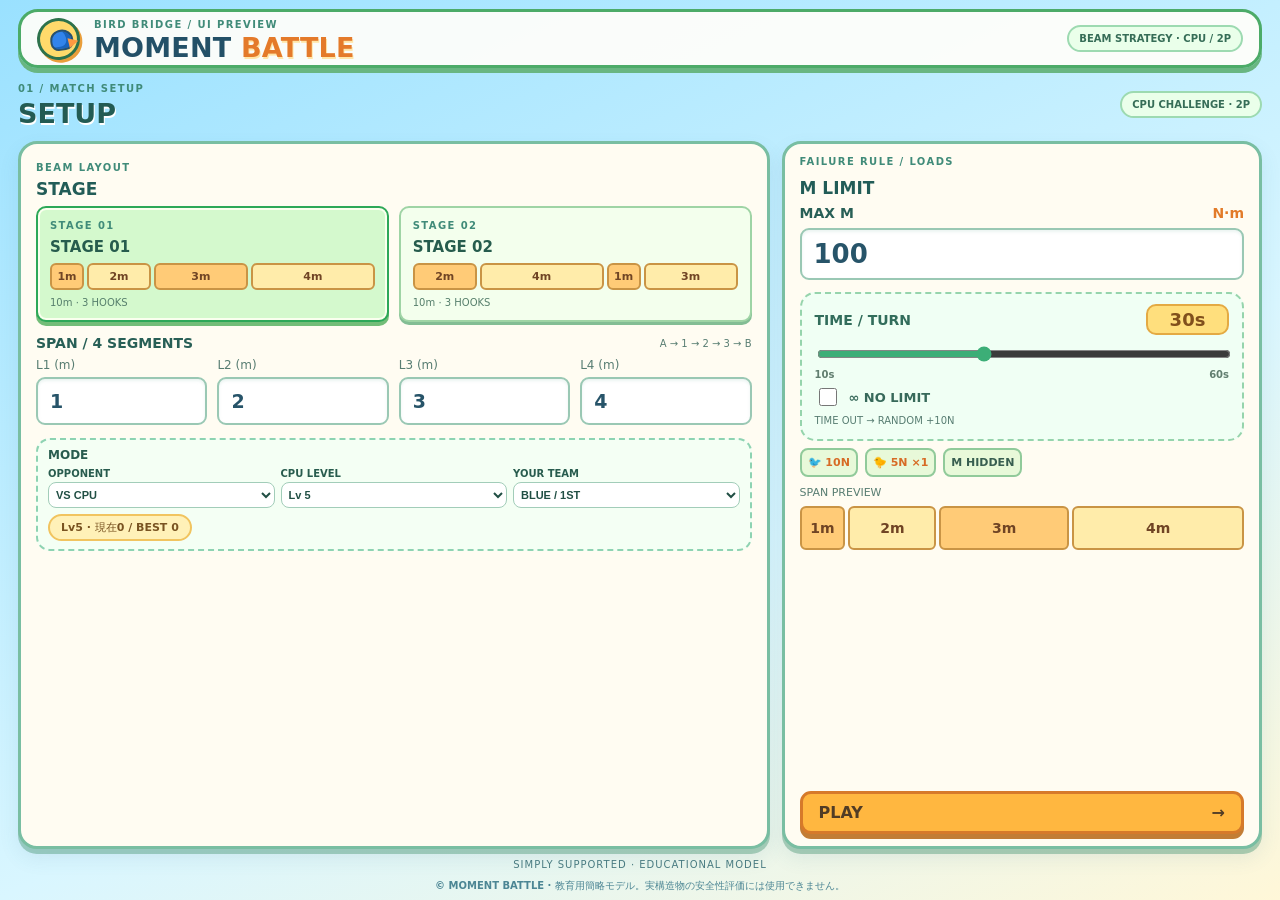
<file: preview/moment-battle/index.html>
<!doctype html>
<html lang="ja">
<head>
  <!-- Google Analytics 4 -->
  <script async src="https://www.googletagmanager.com/gtag/js?id=G-XE1NBEVFK6"></script>
  <script>
    window.dataLayer = window.dataLayer || [];
    function gtag(){dataLayer.push(arguments);}
    gtag('js', new Date());
    gtag('config', 'G-XE1NBEVFK6');
  </script>
<meta charset="utf-8"><meta name="viewport" content="width=device-width,initial-scale=1">
<meta name="theme-color" content="#93e0ff"><meta name="robots" content="noindex,nofollow,noarchive">
<meta name="description" content="鳥を梁に配置し、荷重と曲げモーメントを考える無料の構造力学ゲーム「MOMENT BATTLE」。スマートフォンやPCのブラウザで遊べます。">
<link rel="icon" href="data:image/svg+xml,%3Csvg%20xmlns%3D%22http%3A//www.w3.org/2000/svg%22%20viewBox%3D%220%200%2064%2064%22%3E%0A%3Crect%20width%3D%2264%22%20height%3D%2264%22%20rx%3D%2217%22%20fill%3D%22%23a4e6ff%22/%3E%0A%3Ccircle%20cx%3D%2231%22%20cy%3D%2232%22%20r%3D%2224%22%20fill%3D%22%23ffdc68%22%20stroke%3D%22%23317b54%22%20stroke-width%3D%224%22/%3E%0A%3Cellipse%20cx%3D%2228%22%20cy%3D%2231%22%20rx%3D%2217%22%20ry%3D%2216%22%20fill%3D%22%233289ee%22%20stroke%3D%22%23245b7c%22%20stroke-width%3D%222%22/%3E%0A%3Cellipse%20cx%3D%2229%22%20cy%3D%2240%22%20rx%3D%2210%22%20ry%3D%226%22%20fill%3D%22%23d6edff%22/%3E%0A%3Ccircle%20cx%3D%2237%22%20cy%3D%2227%22%20r%3D%225%22%20fill%3D%22%23fff%22/%3E%3Ccircle%20cx%3D%2239%22%20cy%3D%2227%22%20r%3D%222%22%20fill%3D%22%23233a4c%22/%3E%0A%3Cpath%20d%3D%22M43%2033l13%204-12%207z%22%20fill%3D%22%23ffa733%22%20stroke%3D%22%23ac6323%22%20stroke-width%3D%222%22/%3E%0A%3Cpath%20d%3D%22M17%2019l3-9%206%208%22%20fill%3D%22%23277dc9%22/%3E%0A%3C/svg%3E%0A" type="image/svg+xml">
<style>
:root{font-family:Inter,"Yu Gothic","Hiragino Kaku Gothic ProN",Meiryo,system-ui,sans-serif;color:#e6edf8;background:#0b1424;font-synthesis:none}*{box-sizing:border-box}body{margin:0;background:radial-gradient(ellipse at 12% 0%,#173250 0%,transparent 55%),#0c1424;transition:background .35s}body[data-turn-theme="orange"]{background:radial-gradient(ellipse at 10% 2%,#644025 0%,transparent 56%),#111522}body[data-turn-theme="blue"]{background:radial-gradient(ellipse at 10% 2%,#173d69 0%,transparent 53%),#0c1424}button,input{font:inherit}button{cursor:pointer}button:disabled{opacity:.4;cursor:not-allowed}button:focus-visible,input:focus-visible{outline:3px solid #9ed7ff;outline-offset:2px}svg{display:block;max-width:100%}[hidden]{display:none!important}.app-shell{height:100dvh;min-height:510px;width:min(100%,1400px);padding:12px 22px 7px;margin:auto;display:flex;flex-direction:column;gap:8px;overflow:hidden}.masthead{height:54px;flex:none;display:flex;align-items:center;gap:12px}.brandmark{border:2px solid #4bb5df;border-radius:10px;width:40px;height:40px;display:flex;align-items:center;justify-content:center;gap:4px;transform:rotate(-5deg)}.brandmark i{display:block;width:4px;height:22px;background:#4bb5df;transform:skew(-20deg)}.brandmark i:nth-child(2){height:15px;transform:skew(20deg)}.brand-text{flex:1;min-width:0}.brand-text h1{font-size:22px;letter-spacing:.5px;margin:0;line-height:1.2}.brand-text em{color:#80cbfa;font-weight:900}.eyebrow{font-size:9px;color:#7fadd5;font-weight:900;letter-spacing:1.65px}.tag,.section-tag,.small-tag{border:1px solid #416180;border-radius:20px;color:#b9cddd;padding:6px 10px;font-size:10px;font-weight:800;white-space:nowrap}.screens{flex:1;min-height:0;display:flex;flex-direction:column}.screen{height:100%;min-height:0;display:flex;flex-direction:column;gap:10px;animation:appear .28s ease-out}@keyframes appear{from{opacity:.2;transform:translateY(5px)}to{opacity:1;transform:translateY(0)}}footer{flex:none;height:14px;line-height:14px;text-align:center;font-size:9px;color:#738caa;white-space:nowrap;overflow:hidden;text-overflow:ellipsis}.panel{background:linear-gradient(150deg,#17293f,#122034);border:1px solid #34506d;border-radius:14px;min-width:0;min-height:0}.panel-head{display:flex;align-items:center;justify-content:space-between;gap:8px}.panel h3{font-size:17px;margin:4px 0 0}.panel h2{margin:0}.screen-heading,.result-heading{display:flex;justify-content:space-between;align-items:center;gap:14px;flex:none}.screen-heading h2,.result-heading h2{font-size:27px;margin:2px 0}.screen-heading p,.result-heading p{color:#acbfd6;font-size:12px;margin:0}.primary-button{background:linear-gradient(110deg,#f4a95d,#f8c181);border:1px solid #ffd6a2;color:#1a2940;font-weight:900;border-radius:11px;padding:13px 22px;white-space:nowrap;box-shadow:0 6px 18px #0004}.primary-button:hover:not(:disabled){filter:brightness(1.12)}
/* Settings */
.setup-layout{display:grid;grid-template-columns:minmax(0,1.22fr) minmax(0,.78fr);gap:12px;flex:1;min-height:0}.setup-layout .panel{padding:clamp(12px,2vh,23px);display:flex;flex-direction:column;gap:12px;min-height:0}.stage-options{display:grid;grid-template-columns:repeat(2,minmax(0,1fr));gap:10px}.stage-card{text-align:left;padding:14px;background:#1c334e;border:1px solid #47627e;border-radius:10px;color:#e1efff;display:flex;flex-direction:column;gap:7px;min-width:0}.stage-card[aria-pressed="true"]{border-color:#7dccfc;background:#284c70;box-shadow:inset 0 0 0 1px #86c7ec77}.stage-card:hover{border-color:#8dbbe0}.stage-card strong{font-size:15px}.stage-card small{color:#aecae0;font-size:10px}.stage-segments,.setup-preview{display:flex;width:100%;gap:3px}.stage-segments{height:27px}.stage-segments span,.setup-preview span{display:flex;align-items:center;justify-content:center;min-width:0;border:1px solid #7ea8c6;border-radius:4px;background:#375f80;font-size:11px;font-weight:800;overflow:hidden}.custom-head{display:flex;justify-content:space-between;gap:8px;align-items:center;flex-wrap:wrap;margin-top:6px}.custom-head strong{font-size:14px}.custom-head span{font-size:10px;color:#a9bfd7}.interval-grid{display:grid;grid-template-columns:repeat(4,minmax(0,1fr));gap:10px}.interval-field{display:flex;flex-direction:column;gap:5px;font-size:12px;color:#b9cde2}.interval-field input,#limit-input{background:#0d1c2e;color:#f0f8ff;border:1px solid #587490;border-radius:9px;padding:11px 12px;min-width:0;width:100%;font-size:19px;font-weight:900;font-variant-numeric:tabular-nums}.setup-hint{font-size:11px;color:#acc0d5;line-height:1.65;margin:0}.limit-input-label{font-weight:800;font-size:14px;display:flex;justify-content:space-between;gap:8px}.limit-input-label strong{color:#80c8f8}.setup-rules #limit-input{font-size:29px;padding:13px}.rules-chips{display:flex;gap:7px;flex-wrap:wrap}.rules-chips span{font-size:11px;background:#243a53;border:1px solid #4b6684;border-radius:8px;padding:8px}.rules-chips b{color:#f7c48b}.beam-preview-title{font-size:11px;color:#a9cce7;margin:2px 0 0}.setup-preview{height:54px;align-items:stretch}.setup-preview span{font-size:14px}.error-text{color:#ffb6ab;font-size:11px;margin:0}.setup-rules .primary-button{margin-top:auto;width:100%;font-size:16px;display:flex;justify-content:space-between}.setup-footnote{margin:0;text-align:center;color:#8ba5c3;font-size:10px;flex:none}
/* Arena */
.battle-topline{flex:none;height:72px;display:grid;grid-template-columns:1fr minmax(145px,1fr) 1fr;gap:9px}.battle-team{border:1px solid #496584;border-radius:12px;padding:8px 14px;display:flex;align-items:center;gap:8px;justify-content:space-between;min-width:0;background:#1b2c44}.battle-team strong{font-size:16px;white-space:nowrap}.battle-team small{font-size:10px;color:#a0b9d3;white-space:nowrap}.battle-team .eyebrow{display:none}.player-blue.active{border-color:#54aeff;background:#1a3f68;box-shadow:inset 0 0 0 1px #5c9fdb55}.player-blue strong{color:#8acbff}.player-orange.active{border-color:#f8b468;background:#634021;box-shadow:inset 0 0 0 1px #ca924d55}.player-orange strong{color:#ffcb8f}.turn-center{display:flex;flex-direction:column;align-items:center;justify-content:center;gap:3px;border:1px solid #425d7a;border-radius:12px;background:#17283f}.turn-center span{font-size:11px;font-weight:900;letter-spacing:1px;color:#a8c5df}.turn-center strong{font-size:18px}.battle-toolbar{flex:none;display:flex;align-items:center;justify-content:space-between;gap:10px;height:40px}.stage-info{font-size:12px;color:#c5d7e9;font-weight:800}.toolbar-actions,.load-options{display:flex;gap:7px}.toolbar-actions button,.visibility-toggle,.result-top-actions button:not(.primary-button),.result-controls button{background:#253d58;color:#ebf5ff;border:1px solid #6b8fac;border-radius:9px;font-weight:800;padding:8px 13px;font-size:11px;white-space:nowrap}.toolbar-actions button:hover:not(:disabled),.visibility-toggle:hover,.result-controls button:hover{background:#3c5877}.battle-columns{flex:1;min-height:0;display:grid;grid-template-columns:minmax(0,1.65fr) minmax(290px,.80fr);gap:10px}.play-panel{display:flex;flex-direction:column;gap:9px;padding:12px 15px}.beam-stage{min-height:0;flex:1;border:1px solid #365572;border-radius:10px;background:linear-gradient(#172c44,#172438);display:flex;align-items:center;justify-content:center;overflow:hidden}.beam-stage svg{width:100%;height:100%;max-height:330px}.load-picker{display:flex;align-items:center;justify-content:space-between;flex:none;gap:9px}.load-picker-title{display:flex;flex-direction:column;gap:1px}.load-picker-title strong{font-size:13px}.load-option{font-size:15px;font-weight:900;color:#dceefb;background:#243a51;border:1px solid #546f89;border-radius:9px;padding:8px 14px;min-width:110px}.load-option small{font-size:10px;font-weight:600;color:#bad0df}.load-option.active{background:#315e81;border-color:#8bcdf9}.load-option.special.active{background:#27635f;border-color:#8deadd}.load-option:hover:not(:disabled){filter:brightness(1.18)}.hook-actions{flex:none;display:grid;grid-template-columns:repeat(3,1fr);gap:8px}.hook-button{display:flex;flex-direction:column;gap:4px;text-align:left;background:#1e3550;color:#eaf4ff;border:1px solid #53799c;padding:10px 12px;border-radius:10px;min-width:0}.hook-button:hover:not(:disabled){background:#305477;border-color:#9ed5ff}.hook-pos{color:#8abde5;font-weight:900;font-size:10px;letter-spacing:1px}.hook-button strong{font-size:15px}.hook-sub,.hook-result{font-size:10px;color:#b6c9dd}.hook-result{font-weight:700;color:#c8e9ff}.hook-result.danger{color:#ffa2a2}.action-note{font-size:10px;color:#9dbad5;margin:0;flex:none}.battle-side{display:flex;flex-direction:column;gap:9px;min-height:0}.battle-side .panel{padding:12px 15px}.limit-panel{flex:none}.limit-heading{display:flex;align-items:center;justify-content:space-between;gap:9px}.metric{display:flex;align-items:baseline;gap:9px;margin:9px 0}.metric span{font-size:clamp(34px,5vh,55px);font-weight:950;letter-spacing:-1px;font-variant-numeric:tabular-nums}.metric small{font-size:12px;color:#b9cde0;font-weight:800}.gauge{height:9px;background:#253953;border:1px solid #344f68;border-radius:8px;overflow:hidden}#gauge-fill{background:linear-gradient(90deg,#4bc4ff,#ff936a);height:100%;width:0%;transition:width .25s}.limit-label{display:flex;justify-content:space-between;gap:5px;color:#a2c1dc;font-size:10px;margin-top:8px}.risk-text{font-size:10px;color:#aac4dc;line-height:1.6;margin:8px 0 0}.plot-panel{flex:1;display:flex;flex-direction:column;gap:5px}.plot-panel svg{height:100%;min-height:0;width:100%;background:#122339;border-radius:8px}.stats-panel{flex:none}.stats-grid{display:grid;grid-template-columns:1fr auto;gap:5px;font-size:10px;margin-top:8px;color:#b6c7d9}.stats-grid b{color:#e2efff;text-align:right}.history-panel{flex:1;min-height:0;display:flex;flex-direction:column}.history-list{margin:7px 0 0;padding:0;list-style:none;overflow:auto;min-height:0;flex:1;display:flex;flex-direction:column;gap:6px}.history-list li{display:flex;justify-content:space-between;gap:8px;font-size:11px;border-bottom:1px solid #324862;padding:5px 2px}.history-list .blue{color:#8bcfff}.history-list .orange{color:#ffc38a}
body[data-turn-theme="orange"] .play-panel{border-color:#885f3a}body[data-turn-theme="orange"] .beam-stage{border-color:#74583b;background:linear-gradient(#303344,#252436)}body[data-turn-theme="orange"] .hook-button:hover:not(:disabled){background:#664628;border-color:#edab64}
/* Failure screen: designed to settle into a frozen broken beam, no automatic navigation */
.break-screen{align-items:center;justify-content:space-evenly;gap:8px;text-align:center}.break-head h2{font-size:clamp(22px,4vw,44px);margin:5px 0;color:#ffc5ac;letter-spacing:1px}.break-head p{margin:0;color:#bbccdb;font-size:14px}.fracture-stage{position:relative;border:1px solid #874e54;border-radius:20px;background:radial-gradient(ellipse at 50% 55%,#5a252c,#172336 65%);width:min(100%,920px);max-height:50vh;flex:1;min-height:200px;display:flex;align-items:center;justify-content:center;overflow:hidden}.fracture-stage svg{width:100%;height:100%}.fracture-stage .fracture-left{transform-box:fill-box;transform-origin:100% 50%;animation:crack-left 1.45s cubic-bezier(.3,.8,.4,1) both}.fracture-stage .fracture-right{transform-box:fill-box;transform-origin:0% 50%;animation:crack-right 1.45s cubic-bezier(.3,.8,.4,1) both}.fracture-stage .fall-weight{animation:fall-weight 1.45s cubic-bezier(.2,.65,.4,1) both}.fracture-stage .crack-spark{animation:crack-spark 1.45s ease-out both}.fracture-flash{position:absolute;inset:0;pointer-events:none;background:#fff;opacity:0;animation:fracture-flash 1.45s ease-out both}.break-result{display:flex;align-items:center;gap:15px;justify-content:center;flex-wrap:wrap}.break-result strong{color:#ffc3a5;font-size:clamp(17px,3vw,27px)}.break-result span{color:#f2dfd5;font-size:16px;font-weight:800}.break-continue{font-size:17px;padding:14px 36px}.break-hint{color:#b9cbdb;font-size:12px;margin:0}.fracture-stage.ready{cursor:pointer}.fracture-stage.ready:hover{border-color:#e6ac82}@keyframes crack-left{0%,25%{transform:none}43%{transform:translate(-6px,-2px) rotate(-3deg)}100%{transform:translate(-12px,14px) rotate(12deg)}}@keyframes crack-right{0%,25%{transform:none}43%{transform:translate(8px,2px) rotate(4deg)}100%{transform:translate(12px,18px) rotate(-12deg)}}@keyframes fall-weight{0%,26%{transform:none;opacity:1}100%{transform:translateY(170px) rotate(12deg);opacity:.7}}@keyframes crack-spark{0%,24%{opacity:0;transform:scale(.1)}38%{opacity:1;transform:scale(1.2)}100%{opacity:0;transform:scale(2)}}@keyframes fracture-flash{0%,24%{opacity:0}32%{opacity:.7}46%,100%{opacity:0}}
/* Result view — internal history can scroll, but page does not */
.result-heading{flex:none}.result-heading h2{font-size:22px}.result-heading h2 span{color:#ffbd80}.result-top-actions{display:flex;gap:8px;align-items:center}.result-columns{min-height:0;flex:1;display:grid;grid-template-columns:minmax(0,1.5fr) minmax(245px,.8fr);gap:10px}.result-columns .panel{padding:15px}.result-inspection{display:flex;flex-direction:column;gap:8px}.result-inspection svg{flex:1;min-height:0;width:100%;background:#14263c;border:1px solid #34516d;border-radius:9px}.result-m{font-size:15px;font-variant-numeric:tabular-nums}.plot-legend{display:flex;flex-wrap:wrap;gap:12px;font-size:11px;color:#b8cee0}.plot-legend span{display:flex;align-items:center;gap:6px}.plot-legend i{width:20px;height:3px;background:#65baff}.plot-legend .previous-line{background:repeating-linear-gradient(90deg,#8b9caf 0 6px,transparent 6px 10px)}.plot-legend .failure-line{background:repeating-linear-gradient(90deg,#ed8989 0 6px,transparent 6px 10px)}.result-detail{font-size:11px;color:#cbdbe9;line-height:1.5;margin:0}.result-controls{display:flex;justify-content:space-between;gap:7px;align-items:center}.result-controls span{font-size:12px;font-weight:900}.result-timeline-panel{display:flex;flex-direction:column;gap:12px}.result-timeline{min-height:0;flex:1;overflow:auto;display:flex;flex-direction:column;gap:8px}.result-turn-button{flex:none;display:flex;justify-content:space-between;align-items:center;text-align:left;gap:6px;border:1px solid #4c6882;border-radius:10px;background:#1d344d;padding:9px;color:#eaf2ff;width:100%}.result-turn-button.selected{border-color:#91d0ff;background:#2d4f6c}.result-turn-button:hover{background:#365a78}.result-turn-meta{display:flex;flex-direction:column;gap:3px;min-width:0}.result-turn-meta span{color:#9cd6ff;font-size:10px}.result-turn-meta span.orange{color:#ffc184}.result-turn-meta strong{font-size:12px}.result-turn-meta small{font-size:10px;color:#b5c8d9}.result-mini{flex:0 0 100px;width:100px;height:45px;background:#11253b;border-radius:6px}
@media(max-height:740px) and (min-width:760px){.app-shell{gap:5px;padding-top:6px}.masthead{height:45px}.battle-topline{height:57px}.battle-toolbar{height:33px}.play-panel{gap:5px;padding:9px 12px}.load-option{padding:5px 10px}.hook-button{padding:6px 9px;gap:2px}.battle-side{gap:5px}.battle-side .panel{padding:8px 12px}.metric{margin:3px 0}.risk-text{margin:5px 0 0}.history-list li{padding:3px}.setup-layout .panel{gap:8px}.stage-card{padding:9px}.interval-field input{padding:6px}.results-columns .panel{padding:8px}}
@media(max-width:760px){.app-shell{padding:5px 8px;gap:5px;min-height:0}.masthead{height:40px;gap:8px}.brandmark{width:30px;height:30px}.brand-text h1{font-size:16px}.eyebrow{font-size:8px;letter-spacing:1px}.tag{font-size:8px;padding:4px 6px}.screen{gap:6px}.screen-heading h2{font-size:20px}.screen-heading p{font-size:10px}.setup-layout{grid-template-columns:1fr;grid-template-rows:auto 1fr;gap:7px;overflow:hidden}.setup-layout .panel{padding:10px;gap:6px}.stage-card{padding:7px;gap:4px}.stage-card strong{font-size:12px}.stage-card small{font-size:9px}.stage-segments{height:18px}.custom-head{margin-top:0}.custom-head strong{font-size:11px}.custom-head span{font-size:9px}.interval-field{font-size:9px}.interval-field input{font-size:15px;padding:5px}.setup-hint{font-size:9px}.setup-rules h3{font-size:13px}.setup-rules #limit-input{font-size:21px;padding:5px}.rules-chips span{font-size:9px;padding:4px}.setup-preview{height:27px}.setup-rules .primary-button{font-size:12px;padding:8px}.setup-footnote{font-size:8px}.battle-topline{height:48px;gap:3px;grid-template-columns:1fr 1fr 1fr}.battle-team{padding:4px 6px;display:flex;flex-direction:column;justify-content:center;gap:1px}.battle-team strong{font-size:10px}.battle-team small{font-size:8px}.turn-center span{font-size:7px}.turn-center strong{font-size:11px}.battle-toolbar{height:34px}.stage-info{font-size:9px;max-width:35%;line-height:1.3}.toolbar-actions{gap:3px}.toolbar-actions button{font-size:9px;padding:7px 6px}.battle-columns{grid-template-columns:1fr;grid-template-rows:minmax(0,1.8fr) minmax(130px,.8fr);gap:6px}.play-panel{gap:4px;padding:6px}.panel h3{font-size:13px}.beam-stage svg{max-height:none}.load-picker-title strong{font-size:10px}.load-option{font-size:12px;padding:4px 7px;min-width:87px}.load-option small{font-size:8px}.hook-actions{gap:4px}.hook-button{padding:5px 7px;gap:1px}.hook-button strong{font-size:11px}.hook-pos,.hook-sub,.hook-result{font-size:8px}.action-note{font-size:8px}.battle-side{display:grid;grid-template-columns:1fr 1fr;gap:5px}.battle-side .panel{padding:7px}.limit-panel{grid-column:1}.metric{margin:3px 0}.metric span{font-size:25px}.metric small{font-size:9px}.limit-label{font-size:8px;margin-top:2px}.risk-text{font-size:8px;margin:3px 0 0}.visibility-toggle{font-size:9px;padding:5px}.history-panel{grid-column:2;grid-row:1 / span 2}.history-list{margin-top:2px}.history-list li{font-size:8px;gap:3px;padding:2px}.history-list li b{font-size:8px}.plot-panel{grid-column:1;grid-row:2;padding:5px}.stats-panel{display:none!important}.result-heading h2{font-size:15px}.result-heading p{font-size:9px}.result-top-actions{gap:3px}.result-top-actions button,.result-top-actions .primary-button{font-size:9px;padding:7px}.result-columns{grid-template-columns:1fr;grid-template-rows:minmax(0,1.1fr) minmax(0,.9fr);gap:6px}.result-columns .panel{padding:7px}.result-inspection{gap:4px}.result-m{font-size:10px}.result-detail,.plot-legend{font-size:9px}.result-controls button{font-size:9px;padding:5px}.result-timeline{display:grid;grid-template-columns:1fr 1fr;align-content:start;gap:5px}.result-turn-button{padding:5px}.result-turn-meta strong{font-size:9px}.result-mini{width:68px;flex-basis:68px;height:35px}.break-head h2{font-size:23px}.break-head p{font-size:11px}.fracture-stage{min-height:100px;max-height:45vh}.break-result{gap:5px}.break-result strong{font-size:17px}.break-result span{font-size:11px}.break-continue{padding:11px 20px;font-size:13px}footer{height:10px;line-height:10px;font-size:8px}}
@media(max-height:650px) and (max-width:760px){.screen-heading p,.setup-footnote,.setup-hint,.action-note,.risk-text{display:none}.setup-layout .panel{gap:4px;padding:5px}.setup-preview{height:18px}.stage-card{padding:5px}.stage-segments{height:15px}.battle-topline{height:38px}.battle-toolbar{height:25px}.hook-button{padding:3px}.battle-columns{grid-template-rows:minmax(0,1.8fr) minmax(95px,.8fr)}}
@media(prefers-reduced-motion:reduce){*,*::before,*::after{animation-duration:.01ms!important;transition-duration:.01ms!important}}
/* MOMENT BATTLE 0.6 — Cartoon canyon / bird swing visual theme
   Visual-only overrides. Keep gameplay control ids and core logic intact. */
:root{font-family:system-ui,"Yu Gothic","Hiragino Kaku Gothic ProN",Meiryo,sans-serif;color:#254656;background:#c7f3ff;font-synthesis:none;--ink:#234654;--blue:#267cdd;--orange:#ef7a29;--green:#37ac55;--paper:#fffefa;--edge:#91c9b2;--shadow:0 5px 0 #4e9a7670,0 9px 20px #35738f1b}
body,body[data-turn-theme="blue"]{background:linear-gradient(155deg,#9ae1ff 0%,#d9f6ff 60%,#fff7d8 100%);color:var(--ink)}
body[data-turn-theme="orange"]{background:linear-gradient(160deg,#ffe7b1 0%,#d7f5ff 53%,#fff4dc 100%)}
button:focus-visible,input:focus-visible{outline:3px solid #faaf42;outline-offset:2px}
.app-shell{max-width:1460px;gap:9px;padding:9px 18px 7px}
.masthead{height:59px;background:#fffefaee;border:3px solid #4cab68;border-radius:20px;padding:5px 16px;box-shadow:0 5px 0 #69b682;gap:14px}
.brandmark{width:43px;height:42px;background:#ffda6b;border:3px solid #2d724c;border-radius:50%;transform:rotate(-8deg);box-shadow:2px 3px 0 #e99e3a;position:relative;overflow:visible}
.brandmark i{display:none}
.brandmark::before{content:"";position:absolute;left:10px;top:9px;width:19px;height:17px;background:#3284eb;border-radius:60% 60% 45% 45%;box-shadow:inset -5px -2px #1964be;border:2px solid #28516e}
.brandmark::after{content:"";position:absolute;left:28px;top:18px;border-left:10px solid #ff9941;border-top:5px solid transparent;border-bottom:5px solid transparent;transform:rotate(-6deg)}
.brand-text h1{font-size:clamp(19px,2.2vw,27px);letter-spacing:.2px;color:#235067;font-weight:950}
.brand-text em{color:#e47a2a;font-weight:1000;text-shadow:1px 2px #ffe5a8}
.eyebrow{color:#408b79;font-size:10px;letter-spacing:1.4px}
.tag,.section-tag,.small-tag{color:#366d57;border:2px solid #9ddab1;background:#eaffea;font-weight:900}
.panel{border:3px solid #79bea2;background:#fffcf2;box-shadow:var(--shadow);border-radius:19px;color:#264954}
.panel h3{color:#225c57;font-weight:950}
.screen{gap:10px}
.screen-heading h2,.result-heading h2{color:#235b53;font-weight:950;text-shadow:1px 2px #fff}
.screen-heading p,.result-heading p{color:#476775}
.primary-button{background:#ffb740;border:3px solid #d67a2a;color:#513c25;font-size:14px;font-weight:950;box-shadow:0 5px 0 #c27d35;padding:10px 18px;transition:transform .14s,box-shadow .14s}
.primary-button:hover:not(:disabled){filter:brightness(1.05);transform:translateY(-2px);box-shadow:0 7px 0 #c27d35}
.primary-button:active:not(:disabled){transform:translateY(3px);box-shadow:0 2px 0 #c27d35}
footer{color:#4c8694;font-size:10px;font-weight:650}
/* setup */
.setup-layout .panel{padding:clamp(12px,1.8vh,21px)}
.stage-card{background:#f3ffed;color:#2b6057;border:2px solid #9fd4a5;box-shadow:0 3px 0 #83bd94;padding:12px}
.stage-card strong{color:#265c4d}
.stage-card small{color:#567f6c}
.stage-card[aria-pressed="true"]{background:#d4f9cd;border-color:#2da858;box-shadow:0 4px 0 #73bd78,inset 0 0 0 2px #faffee}
.stage-card:hover{border-color:#39ae6b}
.stage-segments span,.setup-preview span{background:#ffcb77;color:#704424;border:2px solid #c99445;font-weight:950;border-radius:6px}
.stage-segments span:nth-child(even),.setup-preview span:nth-child(even){background:#ffecaa}
.custom-head strong,.limit-input-label{color:#285f56}
.custom-head span,.setup-hint,.interval-field,.beam-preview-title{color:#587d72}
.interval-field input,#limit-input{background:#fff;color:#275469;border:2px solid #9ac8b4;box-shadow:inset 0 2px 3px #d9eae488}
.interval-field input:focus,#limit-input:focus{border-color:#40ae77}
.limit-input-label strong{color:#e27b29}
.rules-chips span{background:#e8f9d9;border:2px solid #91ca9a;color:#385e50;font-weight:800}
.rules-chips b{color:#d76b25}
.setup-rules .primary-button{margin-top:auto}
.error-text{color:#b43628}
.setup-footnote{color:#497b81}
/* current turn and navigation */
.battle-topline{height:69px;gap:10px}
.battle-team{border:3px solid #a9c9dd;background:#f7fcff;border-radius:16px;padding:7px 16px;box-shadow:0 4px 0 #9ccddd}
.battle-team strong{font-weight:950;color:#3179b8}
.battle-team small{color:#618299;font-weight:800}
.player-blue.active{background:#d6efff;border-color:#2489e8;box-shadow:0 4px 0 #429ad4}
.player-blue strong{color:#176dc2}
.player-orange.active{background:#ffdfac;border-color:#e88b38;box-shadow:0 4px 0 #e4a051}
.player-orange strong{color:#c85d25}
.turn-center{background:#fffefa;border:3px solid #83c49f;border-radius:16px;box-shadow:0 4px 0 #81be98;color:#2c6659}
.turn-center span{color:#59917e}
.turn-center strong{font-weight:950}
body[data-turn-theme="orange"] .turn-center{background:#fff0d2;border-color:#eba24e;box-shadow:0 4px 0 #edbd75}
.battle-toolbar{height:36px}
.stage-info{color:#316e65;font-size:12px}
.toolbar-actions button,.visibility-toggle,.result-top-actions button:not(.primary-button),.result-controls button{background:#e5f8ee;color:#286057;border:2px solid #75bfa5;border-radius:11px;font-weight:900;padding:6px 12px;box-shadow:0 2px 0 #a3c8a7}
.toolbar-actions button:hover:not(:disabled),.visibility-toggle:hover,.result-controls button:hover{background:#c5f4df}
/* play area */
.battle-columns{grid-template-columns:minmax(0,1.65fr) minmax(290px,.79fr);gap:12px}
.play-panel{padding:11px 13px;gap:8px}
.beam-stage{border:3px solid #65ad91;border-radius:16px;background:#93e0ff;min-height:0;overflow:hidden;box-shadow:inset 0 2px 8px #5faed566}
.beam-stage svg{height:100%;max-height:none}
body[data-turn-theme="orange"] .play-panel,body[data-turn-theme="orange"] .beam-stage{border-color:#e6a252}
body[data-turn-theme="orange"] .beam-stage{background:#93e0ff}
.load-picker-title strong{color:#3c6554}
.load-option{background:#eaf8ff;color:#205f82;border:2px solid #8dc5d4;border-radius:13px;box-shadow:0 3px 0 #b0d4db;padding:7px 13px;font-weight:950}
.load-option small{color:#497989}
.load-option.active{background:#d0ecff;border-color:#3488df;box-shadow:0 3px 0 #68a5db}
.load-option.special.active{background:#fff0bd;border-color:#e9a13b;box-shadow:0 3px 0 #e9bb73}
.load-option:hover:not(:disabled){filter:brightness(1.045)}
.hook-actions{gap:8px}
.hook-button{background:#e8fbe7;color:#225e59;border:2px solid #7abc92;border-radius:13px;box-shadow:0 3px 0 #9bcda2;padding:9px 11px;gap:2px}
.hook-button:hover:not(:disabled),body[data-turn-theme="orange"] .hook-button:hover:not(:disabled){background:#fff0c9;color:#5f4a2c;border-color:#edab52;transform:translateY(-1px)}
.hook-pos{color:#3ca474}
.hook-button strong{color:#255c59;font-weight:950}
.hook-sub,.hook-result{color:#557c72}
.hook-result.danger{color:#b53a3e}
.action-note{color:#56837b;font-size:10px}
/* right hand sidebar */
.battle-side{gap:8px}
.battle-side .panel{padding:11px 13px}
.limit-panel{background:#fefaf2;border-color:#efba6d;box-shadow:0 4px 0 #eac18d}
.visibility-toggle{background:#fff2d3;border-color:#e7b061;color:#a26224}
.metric span{color:#2a795f}
.metric small{color:#607d74}
.gauge{background:#c3e3d4;border:1px solid #94c0b2}
#gauge-fill{background:linear-gradient(90deg,#38bf6b,#ffd345,#f48443)}
.limit-label,.risk-text{color:#618174}
.plot-panel svg,.result-inspection svg{background:#f3fcfd;border:2px solid #a3d9dc;border-radius:12px}
.stats-grid{color:#577c77}
.stats-grid b{color:#235b6a}
.history-panel{background:#f7fff4}
.history-list li{border-bottom:1px solid #c8e4d4;color:#40645e}
.history-list .blue{color:#1c77ce}
.history-list .orange{color:#d86a20}
/* bright cartoon breaking screen */
.break-screen{gap:8px;justify-content:space-evenly}
.break-head .eyebrow{color:#b06a29}
.break-head h2{font-size:clamp(23px,3.2vw,41px);font-weight:1000;letter-spacing:.4px;color:#e36a3d;text-shadow:3px 3px 0 #ffec9f,-2px -1px 0 #fff}
.break-head p{color:#436e64;font-weight:800}
.fracture-stage{background:#94e3ff;border:4px solid #e8a357;border-radius:24px;box-shadow:0 7px 0 #cb8551;min-height:160px;max-height:49vh;isolation:isolate}
.fracture-stage svg{height:100%;width:100%}
.fracture-stage .fracture-left{transform-box:fill-box;transform-origin:0 50%;animation:cartoon-break-left 1.86s ease-in-out both}
.fracture-stage .fracture-right{transform-box:fill-box;transform-origin:100% 50%;animation:cartoon-break-right 1.86s ease-in-out both}
.fracture-stage .swing-break{transform-box:fill-box;transform-origin:50% 0;animation:cartoon-swing 1.86s ease-in-out both}
.fracture-stage .crack-burst{transform-box:fill-box;transform-origin:50% 65%;animation:cartoon-impact 1.86s ease-out both}
.fracture-stage .escape-bird{transform-box:fill-box;transform-origin:50% 50%;animation:cartoon-fly 1.86s ease-out both}
.fracture-stage .escape-0{--fly-x:-45px;--fly-rot:-20deg}
.fracture-stage .escape-1{--fly-x:45px;--fly-rot:20deg}
.fracture-stage .wood-chip{animation:cartoon-chip 1.86s ease-out both}
.fracture-flash{background:#fff8d3;animation:cartoon-flash 1.86s ease-out both;mix-blend-mode:screen}
.break-result{padding:8px 24px;background:#fff9e6;border:3px solid #ebac55;border-radius:18px;box-shadow:0 4px 0 #f3d99e}
.break-result strong{color:#bb5528;font-weight:950}
.break-result span{color:#39685b}
.break-hint{color:#356b68;font-size:13px;font-weight:850}
.fracture-stage.ready:hover{border-color:#f2bc49}
@keyframes cartoon-break-left{0%,25%{transform:none}31%{transform:translateY(5px) rotate(-1deg)}46%{transform:translateY(-4px) rotate(-3deg)}65%,100%{transform:translate(-2px,15px) rotate(14deg)}}
@keyframes cartoon-break-right{0%,25%{transform:none}32%{transform:translateY(5px) rotate(2deg)}46%{transform:translateY(-5px) rotate(4deg)}65%,100%{transform:translate(2px,15px) rotate(-14deg)}}
@keyframes cartoon-swing{0%,27%{transform:rotate(0)}35%{transform:rotate(13deg)}56%{transform:rotate(-19deg)}78%{transform:rotate(12deg)}100%{transform:rotate(-8deg)}}
@keyframes cartoon-impact{0%,36%{opacity:0;transform:scale(.4)}43%{opacity:1;transform:scale(1.2)}61%,100%{opacity:1;transform:scale(1)}}
@keyframes cartoon-fly{0%,37%{opacity:0;transform:none}44%{opacity:1}67%,100%{opacity:1;transform:translate(var(--fly-x),-76px) rotate(var(--fly-rot))}}
@keyframes cartoon-chip{0%,40%{opacity:0}55%{opacity:1}100%{opacity:.85;transform:translateY(45px) rotate(10deg)}}
@keyframes cartoon-flash{0%,40%{opacity:0}43%{opacity:.55}49%,100%{opacity:0}}
/* results */
.result-heading{background:#f4ffeed9;border:2px solid #a9d5ab;border-radius:17px;padding:9px 15px}
.result-heading h2 span{color:#d76b20}
.result-m{font-weight:950}
.plot-legend,.result-detail{color:#4c786f}
.plot-legend .current-line{background:#2985e9}
.plot-legend .previous-line{background:repeating-linear-gradient(90deg,#839c9d 0 6px,transparent 6px 10px)}
.plot-legend .failure-line{background:repeating-linear-gradient(90deg,#d95d59 0 6px,transparent 6px 10px)}
.result-turn-button{border:2px solid #b8dcc4;background:#f8fff7;color:#28545a;border-radius:13px;padding:7px 9px;box-shadow:0 2px 0 #d1e4d0}
.result-turn-button.selected{background:#fff1ba;border-color:#e7a34c;box-shadow:0 2px 0 #eccf87}
.result-turn-button:hover{background:#e0f7e1}
.result-turn-meta span{color:#2779ca;font-weight:900}
.result-turn-meta span.orange{color:#d26a28}
.result-turn-meta small{color:#557d76}
.result-mini{background:#effcff;border:1px solid #c6e3e7}
/* small laptop window retains no document scrolling; content panels can scroll if necessary */
@media(max-height:740px) and (min-width:761px){.app-shell{padding-top:5px;gap:5px}.masthead{height:45px}.battle-topline{height:54px}.battle-toolbar{height:32px}.play-panel{gap:5px;padding:8px}.load-option{padding:5px 9px}.hook-button{padding:6px 8px}.battle-side{gap:5px}.battle-side .panel{padding:7px 10px}.setup-layout .panel{gap:7px}.stage-card{padding:8px}.result-columns .panel{padding:9px}.break-head h2{font-size:27px}}
@media(max-width:760px){
 .app-shell{padding:5px 7px 3px;gap:5px}.masthead{height:43px;padding:3px 9px;border-width:2px;border-radius:13px;box-shadow:0 3px 0 #69b682}.brandmark{width:28px;height:28px;border-width:2px}.brandmark::before{left:5px;top:5px;width:14px;height:13px}.brandmark::after{left:19px;top:10px}.brand-text h1{font-size:16px}.tag{font-size:8px}.panel{border-width:2px;border-radius:12px;box-shadow:0 2px 0 #a7cbb1}.battle-topline{height:50px;gap:3px}.battle-team{padding:4px;border-width:2px;border-radius:10px;box-shadow:0 2px 0 #a5cfe1}.battle-team strong{font-size:10px}.battle-team small{font-size:8px}.turn-center{border-width:2px;border-radius:10px}.battle-toolbar{height:32px}.stage-info{font-size:9px}.toolbar-actions button{font-size:9px;padding:5px}.battle-columns{grid-template-columns:1fr;grid-template-rows:minmax(0,1.6fr) minmax(135px,.85fr);gap:5px}.play-panel{padding:5px;gap:4px}.beam-stage{border-width:2px}.load-option{min-width:82px;padding:4px 6px}.hook-button{padding:4px 6px;border-width:2px}.hook-pos,.hook-sub,.hook-result{font-size:8px}.battle-side{gap:5px}.battle-side .panel{padding:6px}.limit-panel{box-shadow:none}.risk-text{font-size:8px}.metric span{font-size:25px}.result-heading{padding:5px 7px}.result-turn-button{padding:3px}.result-inspection svg{border-width:1px}.fracture-stage{min-height:115px;max-height:43vh;border-width:3px;box-shadow:0 4px 0 #d39c65}.break-result{padding:5px 10px;border-width:2px}.setup-layout .panel{padding:7px;gap:5px}.stage-card{padding:6px;border-width:2px}.stage-segments span,.setup-preview span{border-width:1px}.setup-rules #limit-input{font-size:20px;padding:4px}}
@media(prefers-reduced-motion:reduce){.fracture-stage .fracture-left,.fracture-stage .fracture-right,.fracture-stage .swing-break,.fracture-stage .crack-burst,.fracture-stage .escape-bird,.fracture-stage .wood-chip,.fracture-flash{animation-duration:.01ms!important;animation-delay:0ms!important}}
/* Keep the compact mobile masthead strictly on one line. */
@media(max-width:760px){.masthead .brand-text .eyebrow{display:none}.brand-text h1{font-size:clamp(14px,4.2vw,18px);white-space:nowrap}.brand-text{display:flex;align-items:center}.masthead .tag{font-size:7px}.masthead{gap:8px}}
/* Allocate meaningful space for the bending-moment chart when revealed. */
@media(min-width:761px){
 body[data-moments="shown"] .battle-side .panel{padding:8px 12px}
 body[data-moments="shown"] .metric{margin:1px 0 4px}
 body[data-moments="shown"] .metric span{font-size:34px}
 body[data-moments="shown"] .risk-text{margin-top:3px;line-height:1.2}
 body[data-moments="shown"] .limit-label{margin-top:3px}
 body[data-moments="shown"] .plot-panel{flex:2.2;min-height:125px;gap:2px}
 body[data-moments="shown"] .plot-panel svg{flex:1;min-height:88px}
 body[data-moments="shown"] .stats-panel{flex:none}
 body[data-moments="shown"] .stats-grid{gap:2px;margin-top:4px}
 body[data-moments="shown"] .history-panel{flex:.5;min-height:65px}
}
/* v0.7: sunny countdown / bird migration mode */
.time-setting{border:2px dashed #96d4ac;border-radius:15px;background:#f0fff4;padding:10px 13px;display:grid;gap:5px}
.time-heading{display:flex;align-items:center;justify-content:space-between;gap:10px}
.time-heading label{font-size:14px;font-weight:950;color:#326d5b}
.time-heading output{background:#ffdf7d;border:2px solid #e4aa43;border-radius:10px;color:#81501c;font-size:18px;font-weight:950;min-width:83px;text-align:center;padding:3px 8px}
#turn-seconds{width:100%;accent-color:#3cae77;cursor:pointer;min-height:24px}
#turn-seconds:disabled{opacity:.35;cursor:not-allowed}
.range-labels{display:flex;justify-content:space-between;color:#617e6f;font-size:10px;font-weight:850;margin-top:-4px}
.no-time-label{display:flex;align-items:center;gap:9px;font-size:13px;font-weight:850;color:#37695a;cursor:pointer}
.no-time-label input{width:18px;height:18px;accent-color:#42ad78}
.time-setting .setup-hint{font-size:10px;line-height:1.45}
.turn-center{position:relative;gap:0}
.turn-center>span{font-size:10px}
.turn-center>strong{font-size:15px}
.turn-clock{display:flex;align-items:center;gap:3px;border:2px solid #83c6ad;background:#fffef3;border-radius:15px;padding:1px 10px;color:#176d54;font-variant-numeric:tabular-nums;white-space:nowrap;box-shadow:0 2px 0 #b6e3c3}
.turn-clock strong{font-size:20px;font-weight:1000;min-width:2ch;text-align:right}
.turn-clock span{font-size:11px;font-weight:900}
.turn-clock .clock-icon{font-size:18px}
.turn-clock.urgent{color:#bf382f;border-color:#e7795d;background:#fff0d2;animation:timer-pulse .65s ease-in-out infinite alternate}
@keyframes timer-pulse{from{transform:scale(1)}to{transform:scale(1.065)}}
/* Full game viewport centered hand-off: timer does not run behind it. */
.turn-popup{position:fixed;z-index:50;inset:0;display:flex;align-items:center;justify-content:center;background:#18495f6e;backdrop-filter:blur(4px);padding:14px}
.turn-popup-card{width:min(440px,93vw);background:#ecfaff;border:5px solid #2587d9;border-radius:34px;box-shadow:0 16px 0 #16518b,0 26px 48px #29516b5f;text-align:center;padding:23px 28px 25px;color:#195a91;animation:popup-hop .38s cubic-bezier(.16,1.5,.36,1) both}
.turn-popup[data-player="orange"] .turn-popup-card{background:#fff5dd;border-color:#f19438;box-shadow:0 16px 0 #ba591f,0 26px 48px #8b562b66;color:#b15a16}
.popup-kicker{font-size:12px;font-weight:950;letter-spacing:2px}
.popup-bird{font-size:54px;line-height:1.2;margin:5px 0 0;filter:drop-shadow(2px 4px 0 #ffffff88)}
.turn-popup-card h2{font-size:clamp(26px,4vw,39px);margin:3px 0 8px;font-weight:1000;letter-spacing:1px}
.turn-popup-card p{font-size:14px;font-weight:850;margin:0 0 16px}
.turn-popup-card button{border-radius:15px;padding:10px 25px;background:#fffdf5;border:2px solid currentColor;color:inherit;font-weight:950;box-shadow:0 3px 0 #8884}
@keyframes popup-hop{from{transform:translateY(35px) scale(.75);opacity:.2}to{transform:translateY(0) scale(1);opacity:1}}
/* Larger public point load and EVERY bird: generated directly from moves. */
.beam-stage .hook-load-badge{filter:drop-shadow(0 3px 2px #4a917777)}
.beam-stage .hook-load-value{paint-order:stroke;stroke:#fff9e7;stroke-width:1px}
@media(max-height:740px) and (min-width:761px){
 .time-setting{padding:6px 10px;gap:1px}
 .time-heading output{font-size:15px;padding:1px 6px}
 .time-setting .setup-hint{font-size:9px}
 .setup-rules .rules-chips span{padding:5px}
 .turn-clock strong{font-size:16px}
 .turn-center>span{font-size:8px}
 .turn-center>strong{font-size:12px}
}
@media(max-width:760px){
 .time-setting{padding:5px 8px;gap:2px}
 .time-heading label{font-size:10px}
 .time-heading output{font-size:12px;padding:1px 5px;min-width:52px}
 #turn-seconds{min-height:19px}
 .no-time-label{font-size:10px;gap:5px}
 .no-time-label input{width:14px;height:14px}
 .time-setting .setup-hint{font-size:9px;line-height:1.2}
 .turn-center>strong{font-size:11px}
 .turn-center>span{font-size:7px}
 .turn-clock{padding:0 3px;gap:1px;border-width:1px}
 .turn-clock strong{font-size:15px}
 .turn-clock span{font-size:8px}
 .turn-clock .clock-icon{font-size:12px}
 .turn-popup-card{padding:18px 14px;border-radius:25px}
}
@media(prefers-reduced-motion:reduce){.turn-popup-card,.turn-clock.urgent{animation:none!important}}
/* Keep the new countdown controls inside the setup card, including at 768px. */
.setup-layout .panel{gap:7px;padding:12px 15px}
.setup-rules .primary-button{padding:9px 16px}
.setup-rules #limit-input{font-size:26px;padding:9px 12px}
.setup-rules .rules-chips span{padding:6px}
.setup-rules .setup-preview{height:44px}
@media(max-width:760px){.setup-layout .panel{padding:7px;gap:4px}.setup-rules #limit-input{font-size:20px;padding:4px}.setup-rules .setup-preview{height:28px}}


/* Mobile: make tall setup forms and game views accessible by natural page scrolling. */
@media (max-width:760px), (max-height:600px) {
  html, body {height:auto; min-height:100%; overflow-x:hidden; overflow-y:auto;}
  .app-shell {height:auto; min-height:100dvh; overflow:visible;}
  .screen {height:auto; min-height:0; flex:none;}
  .setup-layout {flex:none; grid-template-columns:minmax(0,1fr); grid-template-rows:auto auto; overflow:visible;}
  .setup-layout .panel {min-height:0; height:auto; overflow:visible;}
  .setup-rules #start-game {min-height:48px; margin-top:12px; touch-action:manipulation;}
  .setup-footnote {margin:9px 0 16px;}
  .battle-columns {flex:none; min-height:0; grid-template-columns:minmax(0,1fr); grid-template-rows:auto auto; overflow:visible;}
  .play-panel {min-height:310px;}
  .beam-stage {min-height:190px; flex:1 0 190px;}
  .battle-side {min-height:0; overflow:visible;}
  .result-columns {flex:none; min-height:0; grid-template-columns:minmax(0,1fr); grid-template-rows:auto auto;}
  .result-inspection svg {min-height:200px; flex:0 0 auto;}
  .turn-popup {overflow-y:auto; -webkit-overflow-scrolling:touch;}
  .turn-popup-card {max-height:calc(100dvh - 28px); overflow:auto;}
}

.cpu-controls{display:grid;gap:6px;margin-top:9px;padding:8px 10px;border:2px dashed #8ed3b2;border-radius:14px;background:#f4fff4;color:#285c4e}
.cpu-controls>strong{font-size:12px}.cpu-controls-grid{display:grid;grid-template-columns:repeat(3,minmax(0,1fr));gap:6px}
.cpu-controls-grid label{font-size:10px;font-weight:850;display:grid;gap:3px;min-width:0}
.cpu-controls-grid select{width:100%;max-width:100%;min-width:0;border:1.5px solid #a2cdb9;border-radius:8px;padding:5px 3px;background:white;color:#214f44;font-size:11px;font-weight:800}
.streak-chip,.battle-streak,.result-streak{display:inline-flex;align-items:center;gap:6px;border:2px solid #f1c45f;border-radius:30px;background:#fff1b8;color:#795321;font-size:11px;font-weight:950;padding:4px 11px;width:fit-content}
.battle-streak{padding:3px 9px;white-space:nowrap}.result-streak{margin-top:5px;font-size:13px}.cpu-role{font-size:11px;font-weight:900;color:#126e6b}
@media(max-width:670px){.cpu-controls-grid{gap:4px}.cpu-controls-grid label{font-size:10px}.cpu-controls-grid select{font-size:10px;padding:6px 1px}.cpu-controls{margin-top:6px;padding:6px 8px}.battle-streak{font-size:10px;padding:2px 6px}}

/* Confirmation preview: only this separate URL has compact labels. */
.setup-beam>.setup-hint,.setup-rules>.setup-hint,.screen-heading p{display:none}
.setup-footnote{font-size:10px;letter-spacing:1px}
.cpu-controls{padding:8px 10px;margin-top:6px}
.setup-rules .time-setting{margin-top:5px}
#turn-help{font-size:11px}
@media(max-width:700px){.screen-heading{gap:5px}.cpu-controls{padding:6px 8px}}
</style>
<title>MOMENT BATTLE | UI PREVIEW</title>
  <link rel="canonical" href="https://fujiharayoshiyasu.github.io/structure-play/apps/moment-battle/">
</head>
<body data-turn-theme="blue">
<div class="app-shell">
  <header class="masthead"><div class="brandmark" aria-hidden="true"><i></i><i></i></div><div class="brand-text"><span class="eyebrow">BIRD BRIDGE / UI PREVIEW</span><h1>MOMENT <em>BATTLE</em></h1></div><span class="tag" id="header-stage">UI PREVIEW · NOT LIVE</span></header>

  <main class="screens">
    <section id="setup-screen" class="screen setup-screen" aria-label="ゲーム設定画面">
      <div class="screen-heading"><div><span class="eyebrow">01 / MATCH SETUP</span><h2>SETUP</h2></div><span class="section-tag">CPU CHALLENGE · 2P</span></div>
      <div class="setup-layout">
        <section class="panel setup-beam"><div class="panel-head"><div><span class="eyebrow">BEAM LAYOUT</span><h3>STAGE</h3></div></div>
          <div id="stage-options" class="stage-options" role="group" aria-label="ステージ選択"></div>
          <div class="custom-head"><strong>SPAN / 4 SEGMENTS</strong><span>A → 1 → 2 → 3 → B</span></div>
          <div class="interval-grid" id="interval-inputs"></div>
          
<div class="cpu-controls" aria-label="対戦モードの設定"><strong>MODE</strong>
<div class="cpu-controls-grid">
<label>OPPONENT<select id="match-mode"><option value="cpu">VS CPU</option><option value="local">2 PLAYERS</option></select></label>
<label id="cpu-level-wrap">CPU LEVEL<select id="cpu-level"></select></label>
<label id="human-side-wrap">YOUR TEAM<select id="human-side"><option value="0">BLUE / 1ST</option><option value="1">ORANGE / 2ND</option></select></label>
</div><div id="setup-streak" class="streak-chip" aria-live="polite"></div></div>
        </section>
        <section class="panel setup-rules"><span class="eyebrow">FAILURE RULE / LOADS</span><h3>M LIMIT</h3>
          <label class="limit-input-label" for="limit-input">MAX M <strong>N·m</strong></label>
          <input id="limit-input" type="number" min="1" max="10000" step="1" inputmode="decimal" value="100" required>
          
          <div class="time-setting">
            <div class="time-heading"><label for="turn-seconds">TIME / TURN</label><output id="turn-seconds-value" for="turn-seconds">30s</output></div>
            <input type="range" id="turn-seconds" min="10" max="60" step="5" value="30" aria-label="1手の制限時間 10秒から60秒">
            <div class="range-labels"><span>10s</span><span>60s</span></div>
            <label class="no-time-label"><input type="checkbox" id="no-time-limit"><span>∞ NO LIMIT</span></label>
            <p class="setup-hint">TIME OUT → RANDOM +10N</p>
          </div>
          <div class="rules-chips"><span>🐦 <b>10N</b></span><span>🐤 <b>5N ×1</b></span><span>M HIDDEN</span></div>
          <p class="beam-preview-title">SPAN PREVIEW</p>
          <div id="setup-preview" class="setup-preview" role="img" aria-label="梁の寸法プレビュー"></div>
          <p class="error-text" id="setup-error" role="alert" hidden></p>
          <button type="button" id="start-game" class="primary-button">PLAY <span>→</span></button>
        </section>
      </div>
      <p class="setup-footnote">SIMPLY SUPPORTED · EDUCATIONAL MODEL</p>
    </section>

    <section id="battle-screen" class="screen battle-screen" aria-label="ゲーム対戦画面" hidden>
      <div class="battle-topline">
        <div class="battle-team player-blue" id="player0"><span class="eyebrow">PLAYER 01</span><strong>● BLUE</strong><small id="bonus0">5N · 残り1回</small><small id="role0" class="cpu-role"></small></div>
        <div class="turn-center"><span id="turn-indicator">● BLUE TURN</span><strong id="turn-label">BLUE TURN</strong><div class="turn-clock" id="turn-clock" aria-live="off"><span class="clock-icon" aria-hidden="true">◷</span><strong id="turn-timer">30</strong><span id="timer-unit">s</span></div></div>
        <div class="battle-team player-orange" id="player1"><span class="eyebrow">PLAYER 02</span><strong>● ORANGE</strong><small id="bonus1">5N · 残り1回</small><small id="role1" class="cpu-role"></small></div>
      </div>
      <div class="battle-toolbar">
        <span class="stage-info" id="battle-stage-info">STAGE 01 · 1 / 2 / 3 / 4 m</span>
        <div class="toolbar-actions"><span id="battle-streak" class="battle-streak" hidden></span><button type="button" id="undo" disabled>↶ UNDO</button><button type="button" id="back-setup">⚙ SETUP</button><button type="button" id="restart">↻ RESET</button></div>
      </div>
      <div class="battle-columns">
        <section class="panel play-panel">
          <div class="panel-head"><div><span class="eyebrow">BEAM SIMULATOR</span><h3>BIRD BRIDGE</h3></div><span class="small-tag" id="span-label">L = 10 m</span></div>
          <div class="beam-stage"><svg id="beam-svg" viewBox="0 0 900 298" role="img" aria-label="梁の載荷図"></svg></div>
          <div class="load-picker"><div class="load-picker-title"><span class="eyebrow">SELECT LOAD</span><strong>LOAD</strong></div>
          <div class="load-options"><button type="button" id="weight10" data-weight="10" aria-pressed="true" class="load-option active">🐦 10 N <small>STANDARD</small></button><button type="button" id="weight5" data-weight="5" aria-pressed="false" class="load-option special">🐤 5 N <small id="weight5-status">1 USE</small></button></div></div>
          <div class="hook-actions" id="hook-buttons" aria-label="フック選択"></div>
          <p class="action-note" id="turn-help">SELECT LOAD → HOOK</p>
        </section>
        <aside class="battle-side">
          <section class="panel limit-panel"><div class="limit-heading"><span class="eyebrow">MOMENT / CRITICAL</span><button id="toggle-moment" type="button" class="visibility-toggle" aria-pressed="false">◉ SHOW M</button></div>
            <div class="metric"><span id="max-moment">???</span><small id="limit-unit">/ 100 N·m</small></div>
            <div class="gauge"><div id="gauge-fill"></div></div>
            <div class="limit-label"><span id="percent-label">HIDDEN</span><span id="critical-label">LIMIT 100 N·m</span></div>
            <p class="risk-text" id="risk-text">MAX M: HIDDEN</p>
          </section>
          <section class="panel plot-panel" id="plot-panel" hidden><div class="panel-head"><div><span class="eyebrow">BENDING MOMENT</span><h3>M DIAGRAM</h3></div><span class="small-tag">N·m</span></div><svg id="plot-svg" viewBox="0 0 900 285" role="img"></svg></section>
          <section class="panel stats-panel" id="stats-panel" hidden><span class="eyebrow">STRUCTURAL DATA</span><div class="stats-grid"><span>R(A)</span><b id="ra">0 N</b><span>R(B)</span><b id="rb">0 N</b><span>Σ P</span><b id="total">0 N</b><span>M @</span><b id="max-pos">—</b></div></section>
          <section class="panel history-panel"><div class="panel-head"><div><span class="eyebrow">TURN HISTORY</span><h3>TURN LOG</h3></div><span class="small-tag" id="turn-count">0 TURNS</span></div><ol id="history-list" class="history-list"><li>—</li></ol></section>
        </aside>
      </div>
      <div id="turn-popup" class="turn-popup" role="dialog" aria-modal="true" aria-labelledby="popup-title" hidden>
        <div class="turn-popup-card" id="turn-popup-card"><span class="popup-kicker" id="popup-kicker">READY?</span><div class="popup-bird" id="popup-bird" aria-hidden="true">🐦</div><h2 id="popup-title">BLUE TURN!</h2><p id="popup-subtitle">YOUR MOVE</p><button type="button" id="popup-continue" class="primary-button">GO →</button></div>
      </div>
    </section>

    <section id="break-screen" class="screen break-screen" aria-label="梁の破壊演出画面" hidden>
      <div class="break-head"><span class="eyebrow">FAILURE / BEAM FRACTURE</span><h2>あっ！ 梁が折れた！</h2><p>モーメントが限界に！ 鳥たちがびっくりして飛び上がります。</p></div>
      <div class="fracture-stage" id="fracture-stage"><svg id="fracture-svg" viewBox="0 0 900 360" role="img" aria-label="梁が折れておもりが落ちるアニメーション"></svg><div class="fracture-flash" aria-hidden="true"></div></div>
      <div class="break-result"><strong id="break-loser">青チームが梁を破壊！</strong><span id="break-moment">MAX 100 N·m</span></div>
      <button type="button" id="break-continue" class="primary-button break-continue" disabled>リザルトを表示 →</button>
      <p class="break-hint" id="break-hint">破壊の様子を表示しています…</p>
    </section>

    <section id="result-screen" class="screen result-screen" aria-label="対戦リザルト画面" hidden>
      <div class="result-heading"><div><span class="eyebrow">MATCH RESULT / BENDING MOMENT REVIEW</span><h2>対戦リザルト <span id="result-winner"></span></h2><p id="result-description"></p><div id="result-streak" class="result-streak" hidden></div></div><div class="result-top-actions"><button id="result-undo" type="button">↶ 最後の1手を戻す</button><button id="rematch" type="button" class="primary-button">もう一度対戦 →</button></div></div>
      <div class="result-columns"><section class="panel result-inspection"><div class="panel-head"><div><span class="eyebrow">MOMENT EVOLUTION</span><h3 id="result-step-label">各手のモーメント図</h3></div><strong id="result-step-m" class="result-m">—</strong></div><svg id="result-plot-svg" viewBox="0 0 900 300" role="img"></svg>
      <div class="plot-legend"><span><i class="current-line"></i>この手</span><span><i class="previous-line"></i>1手前</span><span><i class="failure-line"></i>破壊ライン</span></div><p id="result-step-detail" class="result-detail"></p><div class="result-controls"><button id="result-prev">← 前の手</button><span id="result-progress"></span><button id="result-next">次の手 →</button></div></section>
      <section class="panel result-timeline-panel"><div class="panel-head"><div><span class="eyebrow">TURN BY TURN</span><h3>手番ごとの変化</h3></div></div><div id="result-timeline" class="result-timeline"></div></section></div>
    </section>
  </main>
  <footer>© MOMENT BATTLE · 教育用簡略モデル。実構造物の安全性評価には使用できません。</footer>
</div>
<script>
/* MOMENT BATTLE v0.5 — 2-support simply-supported beam (N, m, N·m).
   Educational illustration, not a structural design tool. */
(function(root,factory){
  const api=factory();
  if(typeof module==='object'&&module.exports)module.exports=api;
  else root.BeamPhysics=api;
})(typeof globalThis!=='undefined'?globalThis:this,function(){
  'use strict';
  const WEIGHT=10,SPECIAL_WEIGHT=5,LIMIT=100,EPS=1e-8;
  function createStage(intervals,meta={}){
    if(!Array.isArray(intervals)||intervals.length!==4||intervals.some(v=>typeof v!=='number'||!Number.isFinite(v)||v<=0)){
      throw new TypeError('4 positive finite beam intervals are required');
    }
    const span=intervals.reduce((a,b)=>a+b,0);
    if(span<1||span>100)throw new RangeError('beam length must be between 1 and 100 metres');
    let pos=0;
    const hooks=intervals.slice(0,-1).map(v=>(pos+=v));
    return Object.freeze({id:meta.id||'custom',name:meta.name||'CUSTOM',title:meta.title||'自由設定',span,
      intervals:Object.freeze(intervals.slice()),hooks:Object.freeze(hooks)});
  }
  const STAGES=Object.freeze({
    stage1:createStage([1,2,3,4],{id:'stage1',name:'STAGE 01',title:'基本の梁'}),
    stage2:createStage([2,4,1,3],{id:'stage2',name:'STAGE 02',title:'変則フック配置'})
  });
  const DEFAULT_STAGE='stage1';
  function getStage(stage=DEFAULT_STAGE){
    if(typeof stage==='string'){
      if(!Object.prototype.hasOwnProperty.call(STAGES,stage))throw new RangeError('unknown stage');
      return STAGES[stage];
    }
    if(stage&&Array.isArray(stage.intervals))return createStage(stage.intervals,{id:stage.id,name:stage.name,title:stage.title});
    throw new TypeError('invalid stage');
  }
  function checkLimit(limit){if(typeof limit!=='number'||!Number.isFinite(limit)||limit<=0)throw new RangeError('limit must be positive');}
  function analyzeLoads(loads,stage=DEFAULT_STAGE,limit=LIMIT){
    const {span,hooks}=getStage(stage);checkLimit(limit);
    if(!Array.isArray(loads)||loads.some(v=>!v||!hooks.includes(v.x)||!Number.isFinite(v.p)||v.p<0))throw new TypeError('invalid load');
    const normalized=loads.map(v=>({x:v.x,p:v.p}));
    const RA=normalized.reduce((s,v)=>s+v.p*(span-v.x)/span,0);
    const RB=normalized.reduce((s,v)=>s+v.p*v.x/span,0);
    function momentAt(x){
      if(typeof x!=='number'||!Number.isFinite(x)||x<0||x>span)throw new RangeError('x outside span');
      const m=RA*x-normalized.reduce((s,v)=>s+v.p*Math.max(0,x-v.x),0);
      return Math.abs(m)<EPS?0:m;
    }
    const points=[0,...hooks,span].map(x=>({x,m:momentAt(x)}));
    const max=points.reduce((a,b)=>b.m>a.m?b:a,points[0]);
    return {stageId:getStage(stage).id,span,hooks:hooks.slice(),counts:hooks.map(x=>normalized.filter(v=>v.x===x).length),
      loads:normalized,RA,RB,totalLoad:normalized.reduce((s,v)=>s+v.p,0),points,maxMoment:max.m,
      maxPosition:max.x,limit,failed:max.m>=limit-EPS,momentAt};
  }
  function analyze(counts,stage=DEFAULT_STAGE,limit=LIMIT){
    const {hooks}=getStage(stage);
    if(!Array.isArray(counts)||counts.length!==hooks.length||counts.some(n=>!Number.isSafeInteger(n)||n<0))throw new TypeError('invalid counts');
    return analyzeLoads(hooks.map((x,i)=>({x,p:counts[i]*WEIGHT})),stage,limit);
  }
  function normalizeHistory(history,stage=DEFAULT_STAGE){
    const {hooks}=getStage(stage);
    if(!Array.isArray(history))throw new TypeError('history must be an array');
    const bonus=[0,0];
    return history.map((e,i)=>{
      const m=typeof e==='number'?{x:e,p:WEIGHT}:e;
      if(!m||!hooks.includes(m.x)||![WEIGHT,SPECIAL_WEIGHT].includes(m.p))throw new TypeError('invalid move: 10N or 5N only');
      if(m.p===SPECIAL_WEIGHT&&++bonus[i%2]>1)throw new RangeError('5N is once per player');
      return {x:m.x,p:m.p};
    });
  }
  const fromHistory=(history,stage=DEFAULT_STAGE,limit=LIMIT)=>analyzeLoads(normalizeHistory(history,stage),stage,limit);
  const previewHistory=(h,x,p=WEIGHT,stage=DEFAULT_STAGE,limit=LIMIT)=>fromHistory([...h,{x,p}],stage,limit);
  function specialUsed(history,player,stage=DEFAULT_STAGE){
    if(player!==0&&player!==1)throw new RangeError('player must be 0 or 1');
    return normalizeHistory(history,stage).some((m,i)=>i%2===player&&m.p===SPECIAL_WEIGHT);
  }
  function preview(counts,x,stage=DEFAULT_STAGE,limit=LIMIT){
    const n=counts.slice(),i=getStage(stage).hooks.indexOf(x);
    if(i<0)throw new RangeError('not a hook');n[i]++;return analyze(n,stage,limit);
  }
  return Object.freeze({WEIGHT,SPECIAL_WEIGHT,LIMIT,STAGES,DEFAULT_STAGE,SPAN:10,HOOKS:STAGES.stage1.hooks,
    createStage,getStage,analyzeLoads,analyze,normalizeHistory,fromHistory,previewHistory,preview,specialUsed});
});

</script>
<script>
(function(root,factory){
  const physics=typeof module==='object'&&module.exports?require('./physics.js'):root.BeamPhysics;
  const api=factory(physics);
  if(typeof module==='object'&&module.exports)module.exports=api;
  else root.MomentGameState=api;
})(typeof globalThis!=='undefined'?globalThis:this,function(physics){
  'use strict';
  function undoHistory(history){if(!Array.isArray(history))throw new TypeError('invalid history');return history.slice(0,-1);}
  function resultTimeline(history,stage=physics.DEFAULT_STAGE,limit=physics.LIMIT){
    if(!Array.isArray(history))throw new TypeError('invalid history');
    return history.map((move,i)=>({turn:i+1,player:i%2,move:{x:move.x,p:move.p,auto:Boolean(move.auto)},
      analysis:physics.fromHistory(history.slice(0,i+1),stage,limit),
      previousMax:i?physics.fromHistory(history.slice(0,i),stage,limit).maxMoment:0}));
  }
  function normalizeTurnSeconds(raw,unlimited=false){
    if(unlimited)return null;
    const n=Number(raw);
    if(!Number.isInteger(n)||n<10||n>60||n%5!==0)throw new RangeError('turn seconds must be 10..60 in 5-second steps');
    return n;
  }
  function timeoutMove(stage,random=Math.random){
    if(!stage||!Array.isArray(stage.hooks)||stage.hooks.length===0)throw new TypeError('invalid stage');
    const value=Number(random());
    if(!Number.isFinite(value)||value<0||value>=1)throw new RangeError('random must be in [0,1)');
    return {x:stage.hooks[Math.floor(value*stage.hooks.length)],p:physics.WEIGHT,auto:true};
  }
  return Object.freeze({undoHistory,resultTimeline,normalizeTurnSeconds,timeoutMove});
});

</script>
<script>
(function(){
'use strict';
const {STAGES,getStage,createStage,WEIGHT,SPECIAL_WEIGHT,LIMIT,fromHistory,previewHistory,specialUsed}=BeamPhysics;
const {undoHistory,resultTimeline,normalizeTurnSeconds,timeoutMove}=MomentGameState;
const $=id=>document.getElementById(id),ns='http://www.w3.org/2000/svg';
const names=['青チーム','橙チーム'];
let mode='setup',stage=getStage('stage1'),stageChoice='stage1',limit=LIMIT,selectedWeight=WEIGHT,showMoments=false,selectedStep=0,turnSeconds=30;
let clockInterval=null,deadline=0,handoffTimeout=null,handoffActive=false,cpuTimer=null,cpuEpoch=0;
let matchMode='cpu',cpuLevel=5,humanPlayer=0,practice=false,committed=false,committedSnapshot=null;
const STREAK_KEY='moment-battle-v08-cpu-streak';
const storage=(()=>{try{return window.localStorage;}catch(e){return null;}})();
function freshStreaks(){return {levels:Array.from({length:10},()=>({current:0,best:0,wins:0,losses:0}))};}
function cleanStreaks(raw){const s=freshStreaks();if(Array.isArray(raw?.levels)){raw.levels.slice(0,10).forEach((rec,i)=>{for(const k of ['current','best','wins','losses'])if(Number.isSafeInteger(rec?.[k])&&rec[k]>=0)s.levels[i][k]=rec[k];s.levels[i].best=Math.max(s.levels[i].best,s.levels[i].current);});}return s;}
function loadStreaks(){try{return cleanStreaks(JSON.parse(storage?.getItem(STREAK_KEY)||'null'));}catch(e){return freshStreaks();}}
let streakStats=loadStreaks();
function saveStreaks(){try{storage?.setItem(STREAK_KEY,JSON.stringify(streakStats));}catch(e){}}
function isCpu(){return matchMode==='cpu';}
function cpuPlayer(){return 1-humanPlayer;}
function cpuTurn(){return isCpu()&&history.length%2===cpuPlayer();}
function currentRecord(){return streakStats.levels[cpuLevel-1];}
function refreshStreak(){const active=$('match-mode').value==='cpu';
 for(const id of ['cpu-level-wrap','human-side-wrap','setup-streak'])$(id).hidden=!active;
 const lvl=Number($('cpu-level').value)||5,rec=streakStats.levels[lvl-1];
 $('setup-streak').textContent='Lv'+lvl+' · 現在'+rec.current+' / BEST '+rec.best;}
function chooseCpuMove(){
 const depth=[0,0,1,2,3,4,5,7,10,16][cpuLevel-1];
 const randomness=[1,.75,.5,.32,.2,.12,.07,.04,.015,0][cpuLevel-1];
 function actions(h){
  const spent=specialUsed(h,h.length%2,stage),choices=[];
  for(const p of (spent?[10]:[10,5]))for(const x of pos()){
   const move={x,p,cpu:true},a=fromHistory([...h,move],stage,limit);
   choices.push({move,failed:a.failed,max:a.maxMoment});
  }
  return choices;
 }
 const all=actions(history),safe=all.filter(a=>!a.failed);
 if(!safe.length)return {...(all.find(a=>a.move.p===10)||all[0]).move};
 if(Math.random()<randomness)return {...all[Math.floor(Math.random()*all.length)].move};
 let visited=0;const budget=cpuLevel===10?28000:cpuLevel===9?12000:4500;
 const memo=new Map();
 function evaluate(h,d){
  if(++visited>budget)return 0;
  const key=pos().map(x=>h.filter(m=>m.x===x).reduce((s,m)=>s+m.p/5,0)).join(',')+'|'+(+specialUsed(h,0,stage))+(+specialUsed(h,1,stage))+'|'+(h.length%2)+'|'+d;
  if(memo.has(key))return memo.get(key);
  const ok=actions(h).filter(a=>!a.failed);
  if(!ok.length)return -1000-d;
  if(d<=0)return Math.min(8,ok.length)*5+(specialUsed(h,h.length%2,stage)?-5:5);
  ok.sort((a,b)=>b.max-a.max||b.move.p-a.move.p);
  let best=-Infinity;
  for(const a of ok){
   const score=-evaluate([...h,a.move],d-1);
   if(score>best)best=score;
   if(best>=1000||visited>budget)break;
  }
  if(visited<budget)memo.set(key,best);
  return best;
 }
 const ranked=safe.map(a=>({a,score:-evaluate([...history,a.move],depth)+.1*a.max/Math.max(1,limit)-(a.move.p===5?.1:0)}))
   .sort((a,b)=>b.score-a.score||b.a.move.p-a.a.move.p||a.a.move.x-b.a.move.x);
 const spread=(11-cpuLevel)*2,possible=ranked.filter(a=>a.score>=ranked[0].score-spread);
 const choice=cpuLevel>=8?ranked[0]:possible[Math.floor(Math.random()*possible.length)];
 return {...choice.a.move};
}
function scheduleCpu(){
 if(!cpuTurn()||mode!=='battle'||handoffActive)return;
 const epoch=cpuEpoch,turn=history.length;
 cpuTimer=setTimeout(()=>{
  if(epoch!==cpuEpoch||mode!=='battle'||handoffActive||history.length!==turn||!cpuTurn())return;
  try{applyMove(chooseCpuMove());}catch(e){console.error('CPU failed',e);applyMove(timeoutMove(stage));}
 },Math.min(1250,Math.max(450,1300-cpuLevel*65)));
}
const history=[];let breakTimer=null,breakReady=false;
const fmt=n=>Number.isInteger(n)?String(n):Number(n.toFixed(2)).toString();
const pos=()=>stage.hooks,span=()=>stage.span;
const hookName=x=>{const i=pos().indexOf(x);return i<0?`${fmt(x)}m断面`:`フック${i+1}`;};
const segments=s=>s.intervals.map(x=>`${fmt(x)}m`).join(' / ');
const svg=(tag,attrs={},parent)=>{const e=document.createElementNS(ns,tag);Object.entries(attrs).forEach(([k,v])=>e.setAttribute(k,String(v)));if(parent)parent.appendChild(e);return e;};
const label=(parent,x,y,text,attrs={})=>{const e=svg('text',{x,y,'text-anchor':'middle',fill:'#295e76','font-size':15,...attrs},parent);e.textContent=text;return e;};
function openScreen(next){
 mode=next;
 for(const id of ['setup','battle','break','result'])$(`${id}-screen`).hidden=id!==next;
 $('header-stage').textContent=next==='setup'?'BEAM STRATEGY · CPU / 2P':`${stage.name} · ${fmt(span())} m · LIMIT ${fmt(limit)} N·m`;
 document.body.dataset.turnTheme=next==='battle'?history.length%2?'orange':'blue':next==='break'?'orange':'blue';
 window.scrollTo(0,0);
}
function buildSetup(){
 const lvl=$('cpu-level');
 for(let i=1;i<=10;i++){const o=document.createElement('option');o.value=String(i);o.textContent='Lv '+i+(i===1?' · EASY':i===10?' · MASTER':'');lvl.append(o);}
 lvl.value='5';
 for(const id of ['match-mode','cpu-level','human-side'])$(id).addEventListener('change',refreshStreak);
 refreshStreak();
 const slider=$('turn-seconds'),noLimit=$('no-time-limit');
 function refreshTimeSetting(){
   slider.disabled=noLimit.checked;
   $('turn-seconds-value').textContent=noLimit.checked?'∞':`${slider.value}s`;
 }
 slider.addEventListener('input',refreshTimeSetting);
 noLimit.addEventListener('change',refreshTimeSetting);
 refreshTimeSetting();
 const options=$('stage-options');options.replaceChildren();
 Object.values(STAGES).forEach(s=>{
   const b=document.createElement('button');b.type='button';b.className='stage-card';b.dataset.stage=s.id;
   const code=document.createElement('span');code.className='eyebrow';code.textContent=s.name;
   const title=document.createElement('strong');title.textContent=s.name;
   const bar=document.createElement('div');bar.className='stage-segments';
   s.intervals.forEach(n=>{const e=document.createElement('span');e.style.flex=String(n);e.textContent=`${n}m`;bar.appendChild(e);});
   const sub=document.createElement('small');sub.textContent=`${fmt(s.span)}m · 3 HOOKS`;
   b.append(code,title,bar,sub);
   b.addEventListener('click',()=>{stageChoice=s.id;fillIntervals(s.intervals);updateSetup();});options.append(b);
 });
 const inputs=$('interval-inputs');inputs.replaceChildren();
 for(let i=0;i<4;i++){
   const field=document.createElement('label');field.className='interval-field';field.textContent=`L${i+1} (m)`;
   const input=document.createElement('input');input.type='number';input.min='.1';input.max='100';input.step='.1';input.id=`interval-${i}`;input.required=true;
   input.addEventListener('input',()=>{stageChoice='custom';updateSetup();});field.append(input);inputs.append(field);
 }
 fillIntervals(STAGES.stage1.intervals);
 $('limit-input').addEventListener('input',updateSetup);
 $('start-game').addEventListener('click',start);
 updateSetup();
}
function fillIntervals(intervals){intervals.forEach((n,i)=>{$(`interval-${i}`).value=String(n);});}
function readSetup(){
 const lengths=[0,1,2,3].map(i=>{const el=$(`interval-${i}`);return el.value.trim()===''?NaN:Number(el.value);});
 if(lengths.some(n=>!Number.isFinite(n)||n<=0))throw new Error('区間寸法はすべて0より大きい数で指定してください。');
 const sum=lengths.reduce((a,b)=>a+b,0);
 if(sum<1||sum>100)throw new Error('梁の全長は1〜100mにしてください。');
 const entered=$('limit-input').value.trim(),m=entered===''?NaN:Number(entered);
 if(!Number.isFinite(m)||m<1||m>10000)throw new Error('限界曲げモーメントは1〜10000 N·mで設定してください。');
 const seconds=normalizeTurnSeconds($('turn-seconds').value,$('no-time-limit').checked);
 const s=stageChoice==='custom'?createStage(lengths):getStage(stageChoice);
 const opponent=$('match-mode').value,lv=Number($('cpu-level').value),side=Number($('human-side').value);
 if(!['cpu','local'].includes(opponent)||!Number.isInteger(lv)||lv<1||lv>10||![0,1].includes(side))throw new Error('CPU設定が正しくありません。');
 return {stage:s,limit:m,turnSeconds:seconds,matchMode:opponent,cpuLevel:lv,humanPlayer:side};
}
function updateSetup(){
 document.querySelectorAll('[data-stage]').forEach(b=>b.setAttribute('aria-pressed',String(b.dataset.stage===stageChoice)));
 const values=[0,1,2,3].map(i=>Number($(`interval-${i}`).value));
 $('setup-preview').replaceChildren();
 if(values.every(v=>v>0&&Number.isFinite(v))){
   values.forEach(v=>{const el=document.createElement('span');el.style.flex=String(v);el.textContent=`${fmt(v)}m`;$('setup-preview').append(el);});
   $('setup-preview').setAttribute('aria-label',`区間 ${values.map(fmt).join('m、')}m`);
 }
 try{readSetup();$('setup-error').hidden=true;$('start-game').disabled=false;}
 catch(err){$('setup-error').hidden=false;$('setup-error').textContent=err.message;$('start-game').disabled=true;}
}
function start(){
 let config;try{config=readSetup();}catch(err){updateSetup();return;}
 stopClock();clearHandoff();
 stage=config.stage;limit=config.limit;turnSeconds=config.turnSeconds;
 matchMode=config.matchMode;cpuLevel=config.cpuLevel;humanPlayer=config.humanPlayer;
 history.length=0;selectedWeight=WEIGHT;showMoments=false;practice=false;committed=false;committedSnapshot=null;
 prepareGame();openScreen('battle');render();showHandoff(true);
}
function prepareGame(){
 const out=$('hook-buttons');out.replaceChildren();
 pos().forEach((x,i)=>{
   const b=document.createElement('button');b.type='button';b.className='hook-button';b.dataset.hook=String(i);
   b.innerHTML=`<span class="hook-pos">HOOK ${String(i+1).padStart(2,'0')}</span><strong>HOOK ${i+1}</strong><span class="hook-sub"></span><span class="hook-result"></span>`;
   out.append(b);
 });
 $('span-label').textContent=`L = ${fmt(span())} m`;
 $('battle-stage-info').textContent=`${stage.name} · ${segments(stage)} · LIMIT ${fmt(limit)} N·m · ${turnSeconds===null?'∞':`${turnSeconds}s`}`;
 for(let i=0;i<2;i++)$('role'+i).textContent=isCpu()?(i===humanPlayer?'YOU':'CPU Lv'+cpuLevel):'PLAYER 0'+(i+1);
 $('battle-streak').hidden=!isCpu();
 $('limit-unit').textContent=`/ ${fmt(limit)} N·m`;
}
function loadsAt(x){return history.filter(m=>m.x===x);}
// v0.6 outdoor cartoon artwork. The SVG scene is generated from the same
// calculated hook coordinates and load history used by the physics engine.
function grassTuft(root,x,y,scale=1){
 svg('path',{d:`M${x-8*scale} ${y} Q${x-11*scale} ${y-17*scale} ${x-15*scale} ${y-14*scale} M${x} ${y} Q${x-3*scale} ${y-22*scale} ${x+2*scale} ${y-24*scale} M${x+8*scale} ${y} Q${x+10*scale} ${y-17*scale} ${x+16*scale} ${y-18*scale}`,stroke:'#198947','stroke-width':3*scale,fill:'none','stroke-linecap':'round'},root);
}
function scenery(root,h,beamY,left=82,right=822){
 svg('rect',{x:0,y:0,width:900,height:h,fill:'#93e0ff'},root);
 svg('path',{d:`M0 ${h*.72} Q185 ${h*.55} 342 ${h*.74} Q550 ${h*.58} 900 ${h*.76} V${h} H0Z`,fill:'#c2eff0'},root);
 svg('path',{d:`M0 ${h*.91} Q175 ${h*.78} 390 ${h*.93} Q590 ${h*.78} 900 ${h*.91} V${h} H0Z`,fill:'#8ed8d9'},root);
 // Friendly clouds and a sunny corner.
 [[154,48,.78],[350,68,.54],[690,44,.75]].forEach(([x,y,k])=>{
  const g=svg('g',{transform:`translate(${x} ${y}) scale(${k})`},root);
  svg('ellipse',{cx:0,cy:7,rx:47,ry:15,fill:'#fff','fill-opacity':'.92'},g);
  svg('circle',{cx:-22,cy:-4,r:19,fill:'#fff'},g);
  svg('circle',{cx:9,cy:-12,r:27,fill:'#fff'},g);
  svg('circle',{cx:33,cy:0,r:17,fill:'#fff'},g);
 });
 const sun=svg('g',{class:'sun-art'},root);
 const sx=847,sy=40;
 for(let k=0;k<12;k++){
  const a=k*Math.PI/6;
  svg('line',{x1:sx+32*Math.cos(a),y1:sy+32*Math.sin(a),x2:sx+41*Math.cos(a),y2:sy+41*Math.sin(a),stroke:'#ffd136','stroke-width':5,'stroke-linecap':'round'},sun);
 }
 svg('circle',{cx:sx,cy:sy,r:27,fill:'#ffcd38',stroke:'#f5a925','stroke-width':3},sun);
 svg('circle',{cx:sx-9,cy:sy-3,r:2.5,fill:'#8e5921'},sun);svg('circle',{cx:sx+9,cy:sy-3,r:2.5,fill:'#8e5921'},sun);
 svg('path',{d:`M${sx-8} ${sy+8} Q${sx} ${sy+16} ${sx+9} ${sy+8}`,stroke:'#8e5921','stroke-width':2.5,fill:'none','stroke-linecap':'round'},sun);
 // A canyon: two cliffs, visible bright grass cap and textured earth.
 const grassTop=beamY+25;
 for(const [side,a,b] of [['left',0,left],['right',right,900]]){
  const path=side==='left'?`M0 ${grassTop} H${left-8} L${left+2} ${grassTop+18} L${left-4} ${h} H0Z`:`M${right+8} ${grassTop} H900 V${h} H${right+4} L${right-3} ${grassTop+19} Z`;
  svg('path',{d:path,fill:'#c8894c',stroke:'#986139','stroke-width':3},root);
  const startX=side==='left'?0:right+6,capWidth=side==='left'?left-6:900-right-6;
  svg('path',{d:`M${startX} ${grassTop+7} H${startX+capWidth} L${startX+capWidth} ${grassTop-2} Q${startX+capWidth/2} ${grassTop-9} ${startX} ${grassTop-2}Z`,fill:'#46c85a',stroke:'#218d42','stroke-width':2},root);
  for(const [xx,yy] of (side==='left'?[[18,grassTop+47],[52,grassTop+90],[19,grassTop+127]]:[[845,grassTop+48],[872,grassTop+84],[843,grassTop+123]])){
   if(yy<h-4)svg('path',{d:`M${xx} ${yy} l15 -5 M${xx+3} ${yy+18} l18 7`,stroke:'#a76e3e','stroke-width':3,'stroke-linecap':'round'},root);
  }
 }
 [22,52,841,878].forEach(x=>grassTuft(root,x,grassTop-2,.77));
 // Flowers and small bushes on the cliff tops.
 [[40,grassTop-20],[864,grassTop-19]].forEach(([x,y])=>{
  svg('ellipse',{cx:x,cy:y+13,rx:21,ry:10,fill:'#25ae4a'},root);
  svg('circle',{cx:x-10,cy:y+7,r:11,fill:'#65db5b'},root);
  svg('circle',{cx:x+9,cy:y+2,r:14,fill:'#35b94a'},root);
  svg('circle',{cx:x+9,cy:y-5,r:3.5,fill:'#fff9d9'},root);
  svg('circle',{cx:x+9,cy:y-5,r:1.9,fill:'#ffa63b'},root);
 });
}
function drawBird(parent,x,y,player,force,scale=1,classes=''){
 const small=force===SPECIAL_WEIGHT;
 const k=scale*(small?.74:1);
 const g=svg('g',{class:classes,transform:`translate(${x} ${y}) scale(${k})`},parent);
 const base=player===0?'#2584ec':'#ff8a31';
 const dark=player===0?'#1558a9':'#c45a20';
 const belly=player===0?'#bfe7ff':'#ffe3ba';
 svg('ellipse',{cx:0,cy:2,rx:18,ry:17,fill:base,stroke:'#34384b','stroke-width':2},g);
 svg('ellipse',{cx:1,cy:10,rx:12,ry:7,fill:belly},g);
 svg('path',{d:'M-9 -13 Q-13 -27 -3 -21 M1 -13 Q-1 -28 8 -23',fill:'none',stroke:dark,'stroke-width':4,'stroke-linecap':'round'},g);
 svg('path',{d:'M-12 0 Q-26 -1 -20 11 Q-9 14 -7 4',fill:dark,stroke:dark,'stroke-width':1},g);
 svg('circle',{cx:8,cy:-4,r:5.1,fill:'white'},g);
 svg('circle',{cx:9.7,cy:-4,r:2.2,fill:'#263249'},g);
 svg('path',{d:'M16 0 l11 4 -11 7 Z',fill:'#ffd34b',stroke:'#b37828','stroke-width':1.4},g);
 svg('circle',{cx:9,cy:7,r:2.7,fill:player===0?'#fa9db5':'#e85b5b','fill-opacity':'.8'},g);
 svg('path',{d:'M-6 18 l-1 5 m8 -5 v5',stroke:'#87572b','stroke-width':2,'stroke-linecap':'round'},g);
 return g;
}
function drawWoodBeam(root,x1,x2,y){
 svg('rect',{x:x1,y,width:x2-x1,height:18,rx:4,fill:'#ac682d',stroke:'#7a472a','stroke-width':2.5},root);
 svg('rect',{x:x1+3,y:y+2,width:x2-x1-6,height:6,rx:2,fill:'#ffd079'},root);
 svg('path',{d:`M${x1+25} ${y+13} Q${(x1+x2)/2} ${y+10} ${x2-30} ${y+14}`,stroke:'#ce853d','stroke-width':2,fill:'none'},root);
}
function drawSupports(root,x1,x2,y){
 [x1,x2].forEach((x,i)=>{
  svg('path',{d:`M${x} ${y+18} l-16 24 h32Z`,fill:'#58829d',stroke:'#284e68','stroke-width':2},root);
  if(i) [-9,9].forEach(dx=>svg('circle',{cx:x+dx,cy:y+48,r:5,fill:'#f3fbff',stroke:'#365979','stroke-width':2},root));
 });
}
function drawSwing(root,x,top,bottom,moves,hookIndex,compact=false){
 const w=compact?25:28;
 svg('line',{x1:x-w+7,y1:top,x2:x-w,y2:bottom,stroke:'#8b562e','stroke-width':3,'stroke-linecap':'round'},root);
 svg('line',{x1:x+w-7,y1:top,x2:x+w,y2:bottom,stroke:'#8b562e','stroke-width':3,'stroke-linecap':'round'},root);
 svg('rect',{x:x-w-4,y:bottom,width:w*2+8,height:8,rx:3,fill:'#a76a38',stroke:'#754624','stroke-width':2},root);
 svg('rect',{x:x-w-1,y:bottom+1,width:w*2+2,height:2,fill:'#ebbd7d'},root);
 const count=moves.length,load=moves.reduce((total,m)=>total+m.p,0);
 if(!count){
   svg('circle',{cx:x,cy:bottom-18,r:12,fill:'#fff','fill-opacity':'.8',stroke:'#5bba68','stroke-width':2,'stroke-dasharray':'4 3'},root);
   label(root,x,bottom-13,'+',{'font-size':21,fill:'#27855b','font-weight':900});
 }else{
   // Every single bird is drawn. Rows recede upward and diminish subtly in size,
   // producing a fan of birds in depth instead of a count badge / multiplication sign.
   // Rendering back-to-front keeps each new near bird visible.
   const columns=compact?3:4;
   const rows=Math.ceil(count/columns);
   for(let row=rows-1;row>=0;row--){
     const rowStart=row*columns,rowCount=Math.min(columns,count-rowStart);
     const k=Math.max(.49,(compact?.68:.76)-row*.024);
     for(let column=0;column<rowCount;column++){
       const move=moves[rowStart+column];
       const dx=(column-(rowCount-1)/2)*(compact?16:17)+row*1.5;
       const dy=bottom-18-row*13-(column%2)*2;
       const bird=drawBird(root,x+dx,dy,move.player,move.p,k,'perch-bird');
       bird.setAttribute('data-bird-index',String(rowStart+column));
       bird.setAttribute('data-bird-force',String(move.p));
     }
   }
 }
 // Loads remain PUBLIC regardless of whether the hidden M diagram is shown.
 const text=`${fmt(load)} N`;
 const badgeWidth=Math.max(71,text.length*15+21);
 svg('rect',{x:x-badgeWidth/2,y:bottom+13,width:badgeWidth,height:33,rx:15,fill:'#fffef4',stroke:'#278f76','stroke-width':2.5,class:'hook-load-badge'},root);
 label(root,x,bottom+37,text,{'font-size':24,'font-weight':950,fill:'#166a59',class:'hook-load-value'});
 label(root,x,bottom+60,`${count}羽`,{'font-size':13,'font-weight':900,fill:'#225d70',class:'hook-bird-total'});
}
function drawBeam(data){
 const root=$('beam-svg');root.replaceChildren();
 const X=x=>82+740*x/span();
 const y=99,pts=[0,...pos(),span()];
 scenery(root,298,y,82,822);
 stage.intervals.forEach((d,i)=>{
  const l=X(pts[i]),r=X(pts[i+1]);
  svg('line',{x1:l,x2:r,y1:51,y2:51,stroke:'#34738c','stroke-width':1.8},root);
  svg('line',{x1:l,y1:44,x2:l,y2:59,stroke:'#34738c','stroke-width':1.8},root);
  label(root,(l+r)/2,40,`${fmt(d)}m`,{'font-size':19,'font-weight':950,fill:'#205773',stroke:'#fff','stroke-width':3,'paint-order':'stroke'});
 });
 svg('line',{x1:X(span()),x2:X(span()),y1:44,y2:59,stroke:'#34738c','stroke-width':1.8},root);
 drawWoodBeam(root,X(0),X(span()),y);drawSupports(root,X(0),X(span()),y);
 pos().forEach((p,i)=>{
  const moves=history.map((m,j)=>({...m,player:j%2})).filter(m=>m.x===p);
  const leftGutter=i>0?X(p)-X(pos()[i-1]):999;
  const rightGutter=i<pos().length-1?X(pos()[i+1])-X(p):999;
  drawSwing(root,X(p),y+17,199,moves,i,Math.min(leftGutter,rightGutter)<80);
 });
 root.setAttribute('aria-label',`青空と崖の間にかかる両端単純支持梁、区間${segments(stage)}。茶色のブランコ3か所。青とオレンジの鳥の合計${history.length}羽。`);
}
function plotCoords(data,width,height,margin=60){
 const max=Math.max(limit*1.15,data.maxMoment*1.15,1);
 return {X:x=>margin+(width-2*margin)*x/span(),Y:m=>20+(height-60)*m/max,max};
}
function drawPlot(el,data,previous=null,player=null){
 el.replaceChildren();
 const {X,Y}=plotCoords(data,900,285,64);
 const failure=Y(limit);
 [0,.25,.5,.75,1].forEach(n=>{
   const m=limit*n,y=Y(m);
   svg('line',{x1:64,x2:836,y1:y,y2:y,stroke:n===1?'#e97d7d':'#35516b','stroke-dasharray':n===1?'9 6':'3 7'},el);
   label(el,30,y+5,fmt(m),{'font-size':12,fill:n===1?'#c0524e':'#52768a'});
 });
 const path=pts=>pts.map((p,i)=>`${i?'L':'M'} ${X(p.x)} ${Y(p.m)}`).join(' ');
 if(previous)svg('path',{d:path(previous.points),fill:'none',stroke:'#92a6a9','stroke-dasharray':'8 7','stroke-width':3},el);
 const color=player===1?'#f1852d':'#267bdc';
 svg('path',{d:path(data.points)+` L ${X(span())} ${Y(0)} Z`,fill:color,'fill-opacity':'.16'},el);
 svg('path',{d:path(data.points),fill:'none',stroke:color,'stroke-width':5,'stroke-linejoin':'round','stroke-linecap':'round'},el);
 data.points.forEach(pt=>svg('circle',{cx:X(pt.x),cy:Y(pt.m),r:4,fill:'#ffffff',stroke:color,'stroke-width':2},el));
 [0,...pos(),span()].forEach(x=>label(el,X(x),274,x===0?'0m':x===span()?`${fmt(span())}m`:`H${pos().indexOf(x)+1}`,{'font-size':14}));
 label(el,775,failure-9,`LIMIT ${fmt(limit)}`,{'font-size':13,fill:'#c0524e','font-weight':900});
 el.setAttribute('aria-label',`最大曲げモーメント${fmt(data.maxMoment)} N·m、限界${fmt(limit)} N·m`);
}
function render(){
 if(mode!=='battle')return;
 const data=fromHistory(history,stage,limit),turn=history.length%2,used=specialUsed(history,turn,stage);
 document.body.dataset.turnTheme=turn?'orange':'blue';
 document.body.dataset.moments=showMoments?'shown':'hidden';
 $('turn-indicator').textContent=turn?'● ORANGE TURN':'● BLUE TURN';
 $('turn-label').textContent=turn?'ORANGE TURN':'BLUE TURN';
 $('undo').disabled=!history.length;
 $('battle-streak').hidden=!isCpu();
 $('battle-streak').textContent='CPU Lv'+cpuLevel+' · '+'WIN ×'+currentRecord().current+(practice?' · PRACTICE':'');
 $('turn-help').textContent=cpuTurn()?'CPU THINKING...':'SELECT LOAD → HOOK';
 for(let i=0;i<2;i++){
   $(`player${i}`).classList.toggle('active',turn===i);
   $(`bonus${i}`).textContent=specialUsed(history,i,stage)?'5N · USED':'5N · 1 LEFT';
 }
 if(selectedWeight===SPECIAL_WEIGHT&&used)selectedWeight=WEIGHT;
 for(const force of [WEIGHT,SPECIAL_WEIGHT]){
   const b=$(`weight${force}`);b.disabled=cpuTurn()||(force===SPECIAL_WEIGHT&&used);
   b.classList.toggle('active',selectedWeight===force);
   b.setAttribute('aria-pressed',String(selectedWeight===force));
 }
 $('weight5-status').textContent=used?'USED':'1 USE';
 $('toggle-moment').textContent=showMoments?'◉ HIDE M':'◉ SHOW M';
 $('toggle-moment').setAttribute('aria-pressed',String(showMoments));
 $('plot-panel').hidden=!showMoments;$('stats-panel').hidden=!showMoments;
 $('max-moment').textContent=showMoments?fmt(data.maxMoment):'???';
 $('gauge-fill').style.width=showMoments?`${Math.min(100,data.maxMoment/limit*100)}%`:'0%';
 $('percent-label').textContent=showMoments?`${fmt(data.maxMoment/limit*100)}%`:'HIDDEN';
 $('critical-label').textContent=showMoments?`MARGIN ${fmt(Math.max(0,limit-data.maxMoment))} N·m`:`LIMIT ${fmt(limit)} N·m`;
 $('risk-text').textContent=showMoments?'M VISIBLE':'M HIDDEN';
 $('ra').textContent=`${fmt(data.RA)} N`;$('rb').textContent=`${fmt(data.RB)} N`;
 $('total').textContent=`${fmt(data.totalLoad)} N`;$('max-pos').textContent=data.maxMoment?hookName(data.maxPosition):'—';
 pos().forEach((x,i)=>{
   const b=$('hook-buttons').children[i];b.disabled=cpuTurn();const next=showMoments?previewHistory(history,x,selectedWeight,stage,limit):null;
   const applied=loadsAt(x).reduce((n,m)=>n+m.p,0);
   b.querySelector('.hook-sub').textContent=`${fmt(applied)} N / +${selectedWeight} N`;
   b.querySelector('.hook-result').textContent=next?`NEXT M ${fmt(next.maxMoment)}`:'M HIDDEN';
   b.querySelector('.hook-result').classList.toggle('danger',Boolean(next?.failed));
   b.setAttribute('aria-label',`${hookName(x)}に${selectedWeight} Nを追加${next?`、追加後の最大Mは${fmt(next.maxMoment)} N·m`:''}`);
 });
 const list=$('history-list');list.replaceChildren();$('turn-count').textContent=`${history.length} TURNS`;
 if(!history.length){const li=document.createElement('li');li.textContent='—';list.append(li);}
 history.map((move,i)=>({move,i})).reverse().forEach(({move,i})=>{
   const li=document.createElement('li'),a=document.createElement('span'),b=document.createElement('b');
   a.className=i%2?'orange':'blue';a.textContent=`${i+1} · ${i%2?'ORANGE':'BLUE'}`;
   const m=showMoments?` · M=${fmt(fromHistory(history.slice(0,i+1),stage,limit).maxMoment)}`:'';
   b.textContent=`${hookName(move.x)} / ${move.p}N${move.auto?' (AUTO)':''}${m}`;li.append(a,b);list.append(li);
 });
 drawBeam(data);if(showMoments)drawPlot($('plot-svg'),data);
}
function place(index){
 if(mode!=='battle'||handoffActive||cpuTurn())return;
 const x=pos()[index],player=history.length%2;
 if(x===undefined)return;
 if(selectedWeight===SPECIAL_WEIGHT&&specialUsed(history,player,stage))return;
 applyMove({x,p:selectedWeight});
}
function applyMove(move){
 if(mode!=='battle')return;
 stopClock();clearHandoff();
 const player=history.length%2;
 history.push(move);selectedWeight=WEIGHT;
 const data=fromHistory(history,stage,limit);
 if(data.failed)showBreak(data,player);
 else{render();showHandoff(false,Boolean(move.auto));}
}
function stopClock(){
 if(cpuTimer!==null){clearTimeout(cpuTimer);cpuTimer=null;}cpuEpoch++;
 if(clockInterval!==null){clearInterval(clockInterval);clockInterval=null;}
 deadline=0;
}
function updateClock(left){
 const display=$('turn-timer'),clock=$('turn-clock');
 if(turnSeconds===null){display.textContent='∞';$('timer-unit').textContent='';clock.classList.remove('urgent');return;}
 display.textContent=String(Math.max(0,Math.ceil(left/1000)));
 $('timer-unit').textContent='s';
 clock.classList.toggle('urgent',left<=5000);
}
function tickClock(){
 if(mode!=='battle'||handoffActive||deadline===0)return;
 const remain=Math.max(0,deadline-Date.now());updateClock(remain);
 if(remain<=0){
   // Always place 10N and preserve the 5N special privilege on a timed-out turn.
   applyMove(timeoutMove(stage));
 }
}
function beginClock(){
 stopClock();
 if(mode!=='battle'||handoffActive)return;
 if(turnSeconds===null){updateClock(0);}else{
 deadline=Date.now()+turnSeconds*1000;
 updateClock(turnSeconds*1000);
 clockInterval=setInterval(tickClock,100);
 }
 if(cpuTurn())scheduleCpu();
}
function clearHandoff(){
 if(handoffTimeout!==null){clearTimeout(handoffTimeout);handoffTimeout=null;}
 handoffActive=false;
 $('turn-popup').hidden=true;
}
function dismissHandoff(){
 if(!handoffActive||mode!=='battle')return;
 clearHandoff();beginClock();
}
function showHandoff(initial=false,automatic=false){
 if(mode!=='battle')return;
 stopClock();clearHandoff();
 handoffActive=true;
 const player=history.length%2;
 const popup=$('turn-popup');
 popup.hidden=false;popup.dataset.player=player===0?'blue':'orange';
 $('popup-bird').textContent=player===0?'🐦':'🐤';
 $('popup-kicker').textContent=initial?'READY?':'NEXT TURN!';
 $('popup-title').textContent=player?'ORANGE TURN!':'BLUE TURN!';
 $('popup-subtitle').textContent=cpuTurn()?'CPU THINKING':automatic?'TIME OUT · AUTO +10N':'YOUR MOVE';
 $('popup-continue').textContent=initial?'PLAY →':'GO →';
 updateClock(turnSeconds===null?0:turnSeconds*1000);
 // Short playful overlay: it can also be dismissed immediately by clicking.
 handoffTimeout=setTimeout(dismissHandoff,1500);
}

function undo(){
 if(!history.length)return;
 stopClock();clearHandoff();
 if(isCpu()){
  if(committedSnapshot){streakStats=cleanStreaks(committedSnapshot);saveStreaks();committedSnapshot=null;committed=false;}
  practice=true;
 }
 let next=undoHistory(history);
 if(isCpu()&&next.length>0&&next.length%2===cpuPlayer())next=undoHistory(next);
 history.splice(0,history.length,...next);selectedWeight=WEIGHT;
 cancelBreak();openScreen('battle');render();showHandoff(false);
}
function restart(){stopClock();clearHandoff();cancelBreak();history.length=0;selectedWeight=WEIGHT;showMoments=false;practice=false;committed=false;committedSnapshot=null;openScreen('battle');render();showHandoff(true);}
function cancelBreak(){if(breakTimer!==null)clearTimeout(breakTimer);breakTimer=null;breakReady=false;}
function fractureArtwork(data){
 const el=$('fracture-svg');el.replaceChildren();
 const X=x=>100+700*x/span();
 const x=X(data.maxPosition ?? span()/2),a=X(0),b=X(span()),y=174;
 scenery(el,360,y,a,b);
 // Keep the cliff supports fixed; animate the two halves around the failure.
 drawSupports(el,a,b,y);
 const left=svg('g',{class:'fracture-left'},el);
 const right=svg('g',{class:'fracture-right'},el);
 svg('path',{d:`M${a} ${y} H${x-11} l11 6 -7 7 7 6 H${a} Z`,fill:'#e9ad59',stroke:'#724629','stroke-width':3},left);
 svg('path',{d:`M${x+3} ${y} H${b} V${y+19} H${x+4} l-8 -7 8 -6 -8 -6Z`,fill:'#d89548',stroke:'#724629','stroke-width':3},right);
 svg('line',{x1:a+5,x2:Math.max(a+6,x-14),y1:y+4,y2:y+4,stroke:'#ffdc91','stroke-width':4},left);
 svg('line',{x1:Math.min(b-6,x+15),x2:b-5,y1:y+4,y2:y+4,stroke:'#ffdc91','stroke-width':4},right);
 for(const [i,p] of pos().entries()){
  const x0=X(p),which=x0<x?left:right;
  const moves=history.map((m,j)=>({...m,player:j%2})).filter(m=>m.x===p);
  const swingGroup=svg('g',{class:'swing-break'},which);
  drawSwing(swingGroup,x0,y+18,268,moves,i,true);
 }
 // Cartoon impact burst, floating wood chips and friendly birds flying away.
 const burst=svg('g',{class:'crack-burst'},el);
 svg('path',{d:`M${x-33} ${y-33} l15 -10 -3 19 18 -11 -4 23 19 0 -17 14 13 15 -27 -5 -5 16 -8 -22 -22 11 13 -23 -18 -6 22 -4Z`,fill:'#fff071',stroke:'#ff8f37','stroke-width':4},burst);
 label(burst,x,y-52,'パキッ！',{'font-size':35,'font-weight':950,fill:'#e96930',stroke:'white','stroke-width':5,'paint-order':'stroke'});
 for(const [dx,dy,angle] of [[-53,19,-30],[32,29,25],[69,-19,55]]){
  svg('rect',{x:x+dx,y:y+dy,width:14,height:7,rx:2,fill:'#eeb36c',stroke:'#915b35','stroke-width':2,transform:`rotate(${angle} ${x+dx} ${y+dy})`,class:'wood-chip'},el);
 }
 // Little birds emerge from the splitting beam as a comical reaction.
 for(const [i,shift] of [-74,75].entries()){
  const fly=svg('g',{class:`escape-bird escape-${i}`},el);
  drawBird(fly,x+shift,y-16,i,WEIGHT,1,'flying-bird');
 }
 el.setAttribute('aria-label',`青空の下、最大曲げモーメント位置${fmt(data.maxPosition)}mで梁が折れ、ブランコが揺れて鳥が飛び上がる演出`);
}
function showBreak(data,loser){
 cancelBreak();openScreen('break');
 $('break-loser').textContent=`${names[loser]}が梁を破壊！　${names[1-loser]}の勝利`;
 $('break-moment').textContent=`MAX ${fmt(data.maxMoment)} N·m / LIMIT ${fmt(limit)} N·m`;
 $('break-continue').disabled=true;$('break-hint').textContent='梁の破壊アニメーションを再生中…';
 $('fracture-stage').classList.remove('ready');fractureArtwork(data);
 // Rebuild the graphic before starting animation to allow repeated matches to replay.
 $('fracture-svg').getBoundingClientRect();
 breakTimer=setTimeout(()=>{
   if(mode!=='break')return;
   breakReady=true;$('break-continue').disabled=false;
   $('fracture-stage').classList.add('ready');
   $('break-hint').textContent='ここで停止中。ボタンまたは梁をクリックするとリザルトに進みます。';
   $('break-continue').focus({preventScroll:true});
 },1950);
}
function toResult(){
 if(mode!=='break'||!breakReady)return;
 cancelBreak();
 if(isCpu()&&!practice&&!committed){
  const winner=1-(history.length-1)%2;
  committedSnapshot=cleanStreaks(streakStats);
  const rec=currentRecord();
  if(winner===humanPlayer){rec.current++;rec.wins++;rec.best=Math.max(rec.best,rec.current);}
  else{rec.current=0;rec.losses++;}
  saveStreaks();committed=true;
 }
 openScreen('result');buildResults();
}
function resultSteps(){return resultTimeline(history,stage,limit);}
function buildResults(){
 const steps=resultSteps(),last=steps.at(-1);
 if(!last)return;
 $('result-winner').textContent=`— ${names[1-last.player]} の勝利！`;
 $('result-description').textContent=`${names[last.player]}が${hookName(last.move.x)}に${last.move.p} Nを載せ、最大 ${fmt(last.analysis.maxMoment)} N·mで梁が破壊されました。`;
 const streakBox=$('result-streak');streakBox.hidden=!isCpu();
 if(isCpu()){
  const record=currentRecord(),won=1-last.player===humanPlayer;
  streakBox.textContent=practice?'練習対戦（Undo使用）· 記録対象外 · Lv'+cpuLevel+' 現在'+record.current+'連勝 / 最高'+record.best+'連勝':(won?'CPUに勝利！':'CPUに敗北！')+' · Lv'+cpuLevel+' 現在'+record.current+'連勝 / 最高'+record.best+'連勝';
 }
 const box=$('result-timeline');box.replaceChildren();
 steps.forEach((step,i)=>{
   const b=document.createElement('button');b.type='button';b.className='result-turn-button';
   const meta=document.createElement('div');meta.className='result-turn-meta';
   const name=document.createElement('span');name.className=step.player?'orange':'';name.textContent=`${step.turn}手目 · ${names[step.player]}`;
   const act=document.createElement('strong');act.textContent=`${hookName(step.move.x)} +${step.move.p} N${step.move.auto?' · 時間切れ':''}`;
   const moment=document.createElement('small');moment.textContent=`MAX ${fmt(step.analysis.maxMoment)} N·m${step.analysis.failed?' · 破壊':''}`;
   meta.append(name,act,moment);
   const mini=svg('svg',{viewBox:'0 0 120 54','aria-hidden':'true'});mini.classList.add('result-mini');
   const X=x=>5+x/span()*110,Y=m=>5+m/Math.max(limit*1.1,step.analysis.maxMoment*1.1)*44;
   const d=step.analysis.points.map((p,j)=>`${j?'L':'M'} ${X(p.x)} ${Y(p.m)}`).join(' ');
   svg('line',{x1:5,x2:115,y1:Y(limit),y2:Y(limit),stroke:'#dc8181','stroke-dasharray':'4 4'},mini);
   svg('path',{d,fill:'none',stroke:step.player?'#f1852d':'#267bdc','stroke-width':3},mini);
   b.append(meta,mini);b.addEventListener('click',()=>selectResult(i));box.append(b);
 });
 selectResult(steps.length-1);
}
function selectResult(n){
 const steps=resultSteps();if(!steps.length)return;
 selectedStep=Math.max(0,Math.min(n,steps.length-1));
 const s=steps[selectedStep],prev=selectedStep>0?steps[selectedStep-1]:null;
 $('result-step-label').textContent=`${s.turn}手目 · ${names[s.player]} · ${hookName(s.move.x)}に${s.move.p} N`;
 $('result-step-m').textContent=`最大M ${fmt(s.analysis.maxMoment)} N·m`;
 $('result-step-m').style.color=s.player?'#dd6727':'#176cc4';
 $('result-step-detail').textContent=`${s.move.auto?'時間切れによる自動配置。':''}前の手 ${fmt(s.previousMax)} → 今回 ${fmt(s.analysis.maxMoment)} N·m（+${fmt(s.analysis.maxMoment-s.previousMax)}）。${s.analysis.failed?'この手で梁が破壊されました。':''}`;
 $('result-progress').textContent=`${s.turn} / ${steps.length} 手`;
 $('result-prev').disabled=selectedStep===0;$('result-next').disabled=selectedStep===steps.length-1;
 drawPlot($('result-plot-svg'),s.analysis,prev?.analysis,s.player);
 document.querySelectorAll('.result-turn-button').forEach((b,i)=>{
   b.classList.toggle('selected',i===selectedStep);b.setAttribute('aria-pressed',String(i===selectedStep));
 });
}
$('hook-buttons').addEventListener('click',event=>{const b=event.target.closest('[data-hook]');if(b)place(Number(b.dataset.hook));});
document.querySelectorAll('[data-weight]').forEach(b=>b.addEventListener('click',()=>{if(!b.disabled){selectedWeight=Number(b.dataset.weight);render();}}));
$('toggle-moment').addEventListener('click',()=>{showMoments=!showMoments;render();});
$('undo').addEventListener('click',undo);
$('restart').addEventListener('click',()=>{if(history.length&&!confirm('現在の対戦を最初からやり直しますか？'))return;restart();});
$('back-setup').addEventListener('click',()=>{if(history.length&&!confirm('設定画面に戻ると、この対戦履歴は消えます。戻りますか？'))return;stopClock();clearHandoff();history.length=0;openScreen('setup');updateSetup();});
$('popup-continue').addEventListener('click',dismissHandoff);
$('turn-popup').addEventListener('click',event=>{if(event.target===$('turn-popup'))dismissHandoff();});
$('break-continue').addEventListener('click',toResult);
$('fracture-stage').addEventListener('click',toResult);
$('result-prev').addEventListener('click',()=>selectResult(selectedStep-1));
$('result-next').addEventListener('click',()=>selectResult(selectedStep+1));
$('result-undo').addEventListener('click',undo);
$('rematch').addEventListener('click',restart);
document.addEventListener('keydown',e=>{
  if((e.ctrlKey||e.metaKey)&&e.key.toLowerCase()==='z'&&!['INPUT','TEXTAREA'].includes(document.activeElement.tagName)){
    if(mode==='battle'||mode==='result'){e.preventDefault();undo();}
  }
  if(mode==='battle'&&handoffActive&&(e.key==='Enter'||e.key===' ')){e.preventDefault();dismissHandoff();}
  if(mode==='result'&&e.key==='ArrowLeft')selectResult(selectedStep-1);
  if(mode==='result'&&e.key==='ArrowRight')selectResult(selectedStep+1);
});
buildSetup();openScreen('setup');
})();

</script>

</body></html>
</file>
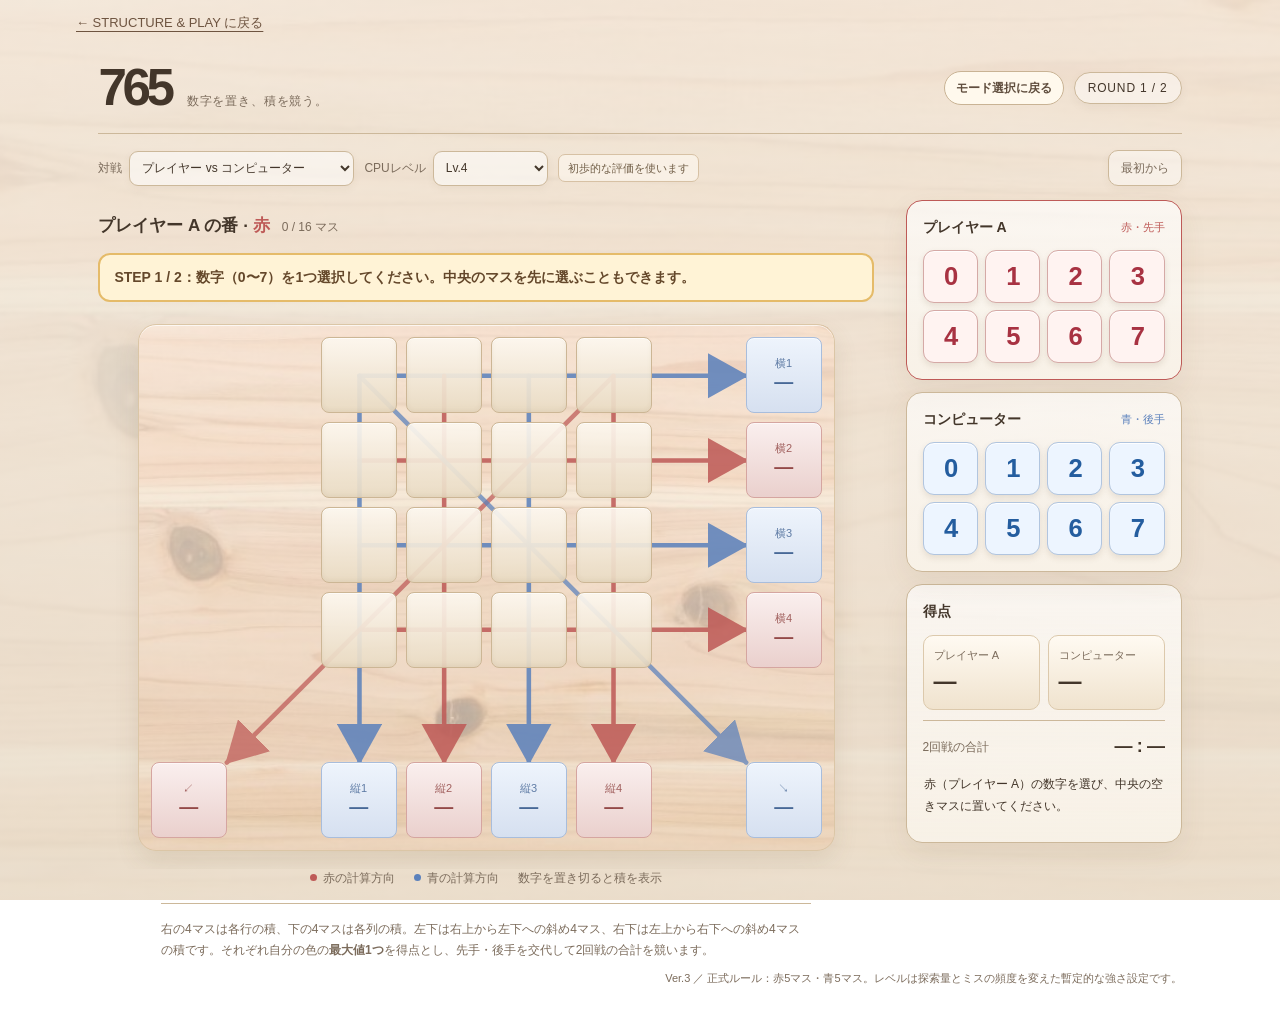
<file: apps/765/classic/index.html>
<!doctype html>
<html lang="ja">
<head>
  <!-- Google Analytics 4 -->
  <script async src="https://www.googletagmanager.com/gtag/js?id=G-XE1NBEVFK6"></script>
  <script>
    window.dataLayer = window.dataLayer || [];
    function gtag(){dataLayer.push(arguments);}
    gtag('js', new Date());
    gtag('config', 'G-XE1NBEVFK6');
  </script>
<meta charset="utf-8">
<meta name="viewport" content="width=device-width, initial-scale=1">
<meta name="description" content="0〜7の数字を4×4マスに交互に配置し、行・列・対角線の積を競う無料の数字戦略ゲーム765。10段階CPU対戦、2人対戦、CPU同士の観戦に対応。">
<meta name="theme-color" content="#ede4d4">
<title>765 Classic｜数字配置ゲーム</title>
<style>
:root{color-scheme:light;--bg:#ede4d4;--surface:#f6efe3;--surface2:#efe3cf;--line:#ccb89a;--ink:#43362a;--muted:#7b6b5b;--red:#be5a57;--blue:#5b81bc;--wood1:#fbf5ea;--wood2:#ecdec7;--wood3:#dcc8aa;--wood-img:url("[data-uri]");--cell:clamp(29px,7.4vw,65px);--cell-gap:clamp(4px,.8vw,9px)}
*{box-sizing:border-box}
body{margin:0;min-height:100vh;background:linear-gradient(rgba(246,239,227,.88),rgba(237,228,212,.9)),var(--wood-img);background-size:cover;background-attachment:fixed;background-position:center;color:var(--ink);font-family:Inter,-apple-system,BlinkMacSystemFont,"Hiragino Kaku Gothic ProN","Yu Gothic",Meiryo,sans-serif;line-height:1.5}
button{font:inherit;cursor:pointer}
button:focus-visible{outline:2px solid #fff;outline-offset:3px}
.app{max-width:1160px;margin:0 auto;padding:28px clamp(12px,3vw,40px) 30px}
.top{display:flex;gap:22px;align-items:center;justify-content:space-between;border-bottom:1px solid var(--line);padding-bottom:20px}
.brand{display:flex;align-items:baseline;gap:16px;min-width:0}
h1{font-size:clamp(34px,4vw,52px);letter-spacing:-.085em;font-weight:720;margin:0;line-height:1}
.tagline{font-size:12px;color:var(--muted);letter-spacing:.07em;white-space:nowrap}
.round-tag{border:1px solid var(--line);border-radius:999px;padding:6px 13px;color:var(--ink);font-size:12px;letter-spacing:.07em;white-space:nowrap;background:rgba(255,255,255,.45);box-shadow:0 3px 10px rgba(91,72,48,.06)}
.actions{display:flex;justify-content:flex-end;align-items:center;gap:10px;flex-wrap:wrap;padding-top:16px}
.ghost{border:1px solid var(--line);background:rgba(255,255,255,.42);color:var(--muted);border-radius:10px;padding:8px 12px;font-size:12px;box-shadow:0 3px 10px rgba(91,72,48,.05)}
.ghost:hover{color:var(--ink);border-color:#9b8768;background:rgba(255,255,255,.6)}
.layout{display:grid;grid-template-columns:minmax(0,1fr) 276px;gap:32px;margin-top:14px;align-items:start}
.stage{min-width:0}
.turn-title{display:flex;flex-wrap:wrap;align-items:baseline;gap:12px;padding:13px 0 12px}
.turn-title strong{font-size:17px;font-weight:650}
.turn-title small{font-size:12px;color:var(--muted)}
.color-red{color:var(--red)}.color-blue{color:var(--blue)}
.arena{display:flex;justify-content:center;align-items:center;min-height:calc(var(--cell)*6 + var(--cell-gap)*5 + 18px);padding:10px 0 18px;overflow-x:auto}
.board{display:grid;grid-template-columns:repeat(8,var(--cell));grid-template-rows:repeat(6,var(--cell));gap:var(--cell-gap);width:max-content;flex:none;user-select:none;padding:12px;border-radius:18px;background-image:linear-gradient(rgba(255,247,236,.76),rgba(244,233,214,.70)),var(--wood-img);background-size:cover;background-position:center;box-shadow:inset 0 1px 0 rgba(255,255,255,.7),0 10px 24px rgba(117,91,58,.12);border:1px solid #dbc6a6}
.cell{width:var(--cell);height:var(--cell);border-radius:8px;display:flex;align-items:center;justify-content:center;min-width:0}
.input-cell{background:linear-gradient(180deg,rgba(253,248,240,.92) 0%,rgba(233,219,195,.92) 100%);border:1px solid #ccb695;color:var(--ink);font-size:clamp(17px,3vw,28px);font-weight:650;transition:border-color .14s,background .14s,transform .14s;box-shadow:inset 0 1px 0 rgba(255,255,255,.7), inset 0 -2px 4px rgba(129,101,66,.08)}
.input-cell.empty{color:#9f907d}
.input-cell.empty.interactive:hover{border-color:#af8e65;background:linear-gradient(180deg,#fffaf1,#eadbc2);transform:translateY(-1px)}
.input-cell.locked{cursor:default}
.input-cell.occupied-red{background:linear-gradient(180deg,rgba(249,232,230,.95),rgba(238,204,200,.95));border-color:#d7a39c}
.input-cell.occupied-blue{background:linear-gradient(180deg,rgba(234,241,252,.96),rgba(205,220,243,.96));border-color:#a9bedc}
.piece{display:flex;align-items:center;justify-content:center;width:80%;height:80%;border-radius:8px;background:linear-gradient(180deg,#fffef9 0%,#f5ebdc 50%,#e6d5bb 100%);box-shadow:4px 4px 0 rgba(132,104,69,.22),0 2px 6px rgba(101,75,43,.12), inset 0 1px 0 rgba(255,255,255,.96), inset 0 -1px 3px rgba(131,104,71,.14);font-weight:800;letter-spacing:-.03em;border:2px solid #d9c2a1;transform:translate(-2px,-2px)}
.input-cell .piece-red{color:var(--red);border-color:#d6aea9}
.input-cell .piece-blue{color:var(--blue);border-color:#adc0df}
.out-cell{flex-direction:column;gap:0;border:1px solid transparent;text-align:center}
.out-cell.red{background:linear-gradient(180deg,#faefee,#ead0cd);border-color:#d5a5a0;color:#934947;box-shadow:inset 0 1px 0 rgba(255,255,255,.6)}
.out-cell.blue{background:linear-gradient(180deg,#eef4fc,#d6e0f0);border-color:#a8bddc;color:#476897;box-shadow:inset 0 1px 0 rgba(255,255,255,.6)}
.out-cell .out-label{font-size:clamp(9px,1.1vw,11px);line-height:1.3;font-weight:500;opacity:.85}
.out-cell .out-val{font-size:clamp(11px,1.85vw,19px);font-variant-numeric:tabular-nums;font-weight:740;letter-spacing:-.035em;line-height:1.2}
.out-cell .out-val.long{font-size:clamp(10px,1.5vw,16px)}
.legend{font-size:12px;color:var(--muted);display:flex;flex-wrap:wrap;justify-content:center;gap:9px 19px;margin:0 0 16px}
.legend .dot{display:inline-block;border-radius:50%;width:7px;height:7px;margin-right:6px;vertical-align:1px}
.legend .dot.red{background:var(--red)}.legend .dot.blue{background:var(--blue)}
.howto{color:var(--muted);font-size:12px;line-height:1.8;border-top:1px solid var(--line);padding-top:15px;max-width:650px;margin:0 auto}
.panel{border:1px solid var(--line);border-radius:16px;background:linear-gradient(180deg,rgba(255,255,255,.68),rgba(249,243,233,.92));padding:16px;margin-bottom:12px;box-shadow:0 10px 28px rgba(106,82,51,.08)}
.panel h2{font-size:14px;margin:0 0 13px;font-weight:650;letter-spacing:.02em}
.player-top{display:flex;align-items:center;justify-content:space-between;gap:8px;margin-bottom:12px}
.player-name{font-weight:650;font-size:14px}
.player-role{color:var(--muted);font-size:11px;white-space:nowrap}
.player-role.red{color:var(--red)}.player-role.blue{color:var(--blue)}
.player-panel{transition:border-color .14s;position:relative}
.player-panel.active.red{border-color:var(--red)}.player-panel.active.blue{border-color:var(--blue)}
.player-panel.inactive{opacity:1}
.chips{display:grid;grid-template-columns:repeat(4,1fr);gap:7px}
.chip{height:43px;min-width:0;background:radial-gradient(circle at 30% 28%,#fffefc 0%,#f1e4d0 50%,#e2cfb4 100%);border:1px solid #ccb391;border-radius:999px;color:var(--ink);font-size:18px;font-weight:750;font-variant-numeric:tabular-nums;box-shadow:0 3px 6px rgba(101,75,43,.12), inset 0 1px 0 rgba(255,255,255,.92)}
.chip:not(:disabled):hover{border-color:#b49670;transform:translateY(-1px)}
.player-panel.red .chip.selected{background:radial-gradient(circle at 30% 28%,#fff6f6 0%,#f2d6d3 45%,#e0b5af 100%);border-color:var(--red);color:var(--red)}
.player-panel.blue .chip.selected{background:radial-gradient(circle at 30% 28%,#f6f9fe 0%,#dce6f4 45%,#bfd1eb 100%);border-color:var(--blue);color:var(--blue)}
.chip:disabled{opacity:1;cursor:default}
.chip.used{text-decoration:line-through;opacity:.58}
.stats{display:grid;grid-template-columns:1fr 1fr;gap:8px}
.stat{background:linear-gradient(180deg,#fffaf2,#f0e3ce);padding:11px 10px;border-radius:10px;border:1px solid #dcc9ac}
.stat .name{font-size:11px;color:var(--muted)}
.stat .value{font-size:23px;font-weight:700;font-variant-numeric:tabular-nums;line-height:1.5}
.stats-total{margin-top:10px;border-top:1px solid var(--line);padding-top:12px;display:flex;align-items:center;justify-content:space-between}
.stats-total .desc{font-size:12px;color:var(--muted)}
.stats-total .total{font-size:18px;font-weight:740;letter-spacing:-.02em}
.log{font-size:12px;color:var(--muted);margin-top:11px;line-height:1.75}
.notice{font-size:12px;color:var(--ink);line-height:1.8;padding:3px 1px 9px;min-height:36px}
.primary{background:linear-gradient(180deg,#fffdf7,#f2e5cf);border:1px solid #d0b792;color:var(--ink);padding:11px 17px;border-radius:11px;font-weight:700;width:100%;display:none;box-shadow:0 4px 10px rgba(91,72,48,.08)}
.primary:hover{background:linear-gradient(180deg,#fffefb,#f6ead5)}
.rule-note{font-size:11px;color:var(--muted);margin-top:8px;text-align:right}
@media(max-width:950px){.layout{grid-template-columns:1fr;gap:2px}.aside{display:grid;grid-template-columns:repeat(2,minmax(0,1fr));gap:10px}.aside .panel{margin-bottom:0}.aside .span-all{grid-column:1/-1}.arena{padding-top:10px}.stage{margin-bottom:12px}}
@media(max-width:540px){.app{padding:20px 11px 24px}.top{gap:12px;padding-bottom:14px}.tagline{font-size:10px;white-space:normal}.brand{gap:9px}.round-tag{font-size:11px;padding:5px 9px}.actions{padding-top:10px}.layout{margin-top:8px}.turn-title strong{font-size:14px}.turn-title small{font-size:11px}.aside{display:grid;grid-template-columns:1fr 1fr;gap:8px}.panel{padding:10px;border-radius:10px}.player-name{font-size:12px}.player-role{font-size:10px}.player-top{display:block;margin-bottom:8px}.chips{gap:4px}.chip{height:35px;font-size:15px}.aside .score-panel{grid-column:1/-1}.panel h2{margin-bottom:8px}.howto{font-size:11px}.legend{font-size:11px;gap:6px 10px}.stat .value{font-size:19px}}

/* 765 Ver.3: 10方向矢印・木目盤・10段階CPU */
.board{position:relative}
.board-overlay{position:absolute;inset:0;z-index:1;pointer-events:none;overflow:visible}
.board-arrows{width:100%;height:100%;overflow:visible;display:block}
.board > *:not(.board-overlay){position:relative;z-index:2}
.input-cell{background:linear-gradient(180deg,rgba(253,248,240,.92) 0%,rgba(233,219,195,.92) 100%)}
.input-cell span{position:relative;z-index:3;text-shadow:0 1px 0 rgba(255,255,255,.85)}
.input-cell.empty.interactive:hover{background:linear-gradient(180deg,#fffaf1,#eadbc2)}
.input-cell.occupied-red{background:linear-gradient(180deg,#f9e8e6,#eeccc8)}
.input-cell.occupied-blue{background:linear-gradient(180deg,#eaf1fc,#cddcf3)}
.game-settings{display:flex;gap:10px;align-items:center;flex-wrap:wrap;margin-right:auto}
.setting-label{color:var(--muted);font-size:12px;display:inline-flex;align-items:center;gap:7px}
.setting-select{appearance:auto;background:rgba(255,255,255,.55);color:var(--ink);border:1px solid var(--line);border-radius:9px;font-size:12px;padding:8px;min-height:35px;box-shadow:0 3px 8px rgba(91,72,48,.05)}
.setting-select:focus-visible{outline:2px solid #eef2ff;outline-offset:2px}
@media(max-width:540px){.actions{gap:6px}.game-settings{gap:7px}.setting-label{font-size:11px;gap:4px}.setting-select{font-size:11px;padding:6px 4px}}
/* Ver.3 CPU level indicator */
.level-description{font-size:11px;color:#725f48;background:rgba(255,251,242,.6);border:1px solid #d7c1a4;border-radius:7px;padding:6px 9px;line-height:1.3}
@media(max-width:540px){.level-description{width:100%;margin-top:2px}}
/* STRUCTURE & PLAY: 既存サイトの操作ガイドを維持 */
.play-guide{margin:2px 0 12px;background:#fff3d6;border:2px solid #e5bb69;border-radius:12px;color:#64472a;padding:11px 14px;font-size:14px;font-weight:750;line-height:1.65}
.input-cell.target-cell{outline:4px solid #e9a42c;outline-offset:-3px;box-shadow:0 0 0 4px rgba(231,159,36,.24)}
@media(max-width:540px){.play-guide{font-size:12px;padding:9px 11px;margin-bottom:8px}}
/* Chick visibility correction: svg avoids the legacy .input-cell span positioning conflict. */
.piece.chick-piece,.input-cell .piece.chick-piece,.chip .chick-piece{position:relative;display:block;width:100%;height:100%;min-width:0;min-height:0;margin:0;background:none;border:0;border-radius:0;box-shadow:none;transform:none;overflow:visible;isolation:isolate}
.input-cell .piece.chick-piece{width:100%;height:100%}
.chick-piece .chick-svg{display:block;position:absolute;inset:0;width:100%;height:100%;overflow:visible;filter:drop-shadow(1px 2px 1px rgba(105,75,34,.13))}
.input-cell .chick-piece .chick-big-number,.chip .chick-piece .chick-big-number{position:absolute!important;z-index:7;left:50%;bottom:-3px;transform:translateX(-50%);display:flex;align-items:center;justify-content:center;min-width:34px;height:30px;padding:0 4px;background:#fff9ef;border:2px solid var(--accent);border-radius:8px;color:var(--accent);font-size:clamp(20px,2.0vw,27px);line-height:1;font-weight:950;font-variant-numeric:tabular-nums;text-shadow:none;box-shadow:0 2px 2px #5f4d3026;letter-spacing:-.05em}
.chick-piece.red{--accent:#b94d50}.chick-piece.blue{--accent:#507fb8}
.input-cell .chick-piece .chick-owner,.chip .chick-piece .chick-owner{position:absolute!important;z-index:8;top:-4px;left:-3px;width:18px;height:18px;display:flex;align-items:center;justify-content:center;background:var(--accent);color:white;border-radius:6px;font-size:11px;font-weight:900;border:1px solid #ffffffb0;box-shadow:0 1px 3px #5f4d3033}
.chip .chick-piece .chick-big-number{min-width:24px;height:23px;bottom:-3px;border-width:1.6px;border-radius:6px;font-size:17px}
.chip .chick-piece .chick-owner{width:15px;height:15px;font-size:9px;left:-3px;top:-2px}
.chip{height:65px!important;display:flex;align-items:center;justify-content:center;padding:3px 4px!important;border-radius:13px!important}
.chip .chick-piece{height:100%;width:100%;max-width:58px}
.input-cell .chick-piece .ability-flag,.chip .chick-piece .ability-flag{position:absolute!important;z-index:10;top:-5px;right:-6px;left:auto;bottom:auto;white-space:nowrap;text-shadow:none}
.input-cell .chick-piece .piece-base,.chip .chick-piece .piece-base{position:absolute!important;z-index:9;top:auto;bottom:26px;left:0;font-size:9px;background:#fff7eddb;border:1px solid #bea77e;border-radius:5px;padding:0 2px;text-shadow:none}
.input-cell .chick-piece .piece-bonus,.chip .chick-piece .piece-bonus{position:absolute!important;z-index:9;top:auto;bottom:26px;right:-4px;font-size:9px;background:#e0f5df;color:#246b45;border:1px solid #a8d4ac;border-radius:5px;padding:0 2px;text-shadow:none}
.input-cell .chick-piece .piece-bonus.negative{background:#f2dffc;color:#7953a4;border-color:#ceb6e5}
.input-cell{padding:2px;overflow:visible}
.input-cell .chick-svg{min-width:0}
.input-cell.latest-move .chick-svg{animation:chickArrive .52s ease-out}
@keyframes chickArrive{0%{transform:translateY(-10px) scale(.85);opacity:.5}70%{transform:translateY(2px) scale(1.05);opacity:1}100%{transform:none}}
.fx-layer .chick-piece.fx-walker{position:fixed;display:block;width:64px;height:64px;z-index:9999}
.fx-layer .fx-walker .chick-svg{animation:chickWalk .28s ease-in-out infinite alternate}
@keyframes chickWalk{from{transform:translateY(2px) rotate(-3deg)}to{transform:translateY(-3px) rotate(3deg)}}
.fx-layer .fx-walker .chick-big-number{position:absolute;z-index:3;left:50%;bottom:0;transform:translateX(-50%);background:#fff9ed;border:2px solid var(--accent);border-radius:8px;font-size:24px;font-weight:900;color:var(--accent);padding:1px 6px}
.fx-layer .fx-walker .chick-owner{position:absolute;z-index:4;left:-4px;top:0;border-radius:6px;background:var(--accent);color:white;font-weight:900;padding:2px 5px}
.chick-showcase{display:grid;grid-template-columns:repeat(8,minmax(0,1fr));gap:3px;align-items:end;border-radius:12px;background:#fff7e9;border:1px solid #e0c7a5;padding:9px 5px}
.chick-showcase .showcase-slot{position:relative;height:94px;min-width:0;display:flex;flex-direction:column;align-items:center;justify-content:flex-end;gap:5px}
.showcase-slot .chick-piece{height:72px;max-width:65px;width:100%}
.showcase-slot .chick-big-number{position:absolute!important;z-index:3;bottom:0;left:50%;transform:translateX(-50%);background:#fffaf1;border:2px solid var(--accent);color:var(--accent);border-radius:7px;font-size:19px;font-weight:900;padding:0px 5px}
.showcase-slot .chick-owner{position:absolute!important;z-index:4;left:-1px;top:0;background:var(--accent);color:white;border-radius:5px;padding:0 3px;font-size:9px;font-weight:900}
.showcase-slot .chick-svg{width:100%;height:100%;position:absolute;inset:0}
.showcase-slot .showcase-num{font-size:11px;color:#775a39;font-weight:900}
@media(max-width:540px){.chip{height:51px!important;padding:2px!important}.chip .chick-piece .chick-big-number{font-size:14px;min-width:20px;height:19px}.chip .chick-piece .chick-owner{font-size:8px;height:12px;width:12px}.input-cell .chick-piece .chick-big-number{min-width:26px;height:26px;font-size:19px;bottom:-3px}.input-cell .chick-piece .chick-owner{width:15px;height:15px;font-size:10px}.input-cell .chick-piece .ability-flag{font-size:7px!important}.chick-showcase{grid-template-columns:repeat(4,1fr)}.chick-showcase .showcase-slot{height:80px}.showcase-slot .chick-piece{height:59px}}
@media(prefers-reduced-motion:reduce){.input-cell.latest-move .chick-svg,.fx-layer .fx-walker .chick-svg{animation:none}}


/* Size the game characters for legibility on wide screens and phones. */
:root{--cell:clamp(35px,6.8vw,76px)}
@media(min-width:951px) and (max-width:1100px){:root{--cell:clamp(54px,6vw,67px);--cell-gap:6px}}
@media(max-width:950px){:root{--cell:clamp(35px,8.2vw,65px);--cell-gap:5px}}
@media(max-width:540px){:root{--cell:clamp(33px,9.4vw,44px);--cell-gap:3px}.board{padding:8px}.chip .chick-piece .chick-big-number{font-size:15px}}
@media(max-width:355px){:root{--cell:31px;--cell-gap:3px}.board{padding:6px}}


/* Team colors cover the whole chick, including its body and head. */
.chick-piece.red .chick-svg{filter:drop-shadow(1px 2px 1px rgba(147,54,59,.18))}
.chick-piece.blue .chick-svg{filter:drop-shadow(1px 2px 1px rgba(50,96,149,.18))}
.chip.used .chick-piece{filter:grayscale(.2)}
/* Shared mode selector link for 765 */
.mode-actions{display:flex;align-items:center;gap:10px;flex-wrap:wrap;justify-content:flex-end}
.mode-back{display:inline-block;border:1px solid #c9b394;border-radius:99px;padding:7px 11px;font-size:12px;color:#604e3e;background:#fff9ed;text-decoration:none;font-weight:700}
.mode-back:hover{border-color:#9f8465;background:#fffdf7}.mode-back:focus-visible{outline:3px solid #557fb4;outline-offset:3px}
@media(max-width:540px){.mode-actions{gap:5px}.mode-back{font-size:10px;padding:5px 8px}}

/* Team colors cover the whole chick, including its body and head. */
.chick-piece.red .chick-svg{filter:drop-shadow(1px 2px 1px rgba(147,54,59,.18))}
.chick-piece.blue .chick-svg{filter:drop-shadow(1px 2px 1px rgba(50,96,149,.18))}
.chip.used .chick-piece{filter:grayscale(.2)}
/* Shared mode selector link for 765 */
.mode-actions{display:flex;align-items:center;gap:10px;flex-wrap:wrap;justify-content:flex-end}
.mode-back{display:inline-block;border:1px solid #c9b394;border-radius:99px;padding:7px 11px;font-size:12px;color:#604e3e;background:#fff9ed;text-decoration:none;font-weight:700}
.mode-back:hover{border-color:#9f8465;background:#fffdf7}.mode-back:focus-visible{outline:3px solid #557fb4;outline-offset:3px}
@media(max-width:540px){.mode-actions{gap:5px}.mode-back{font-size:10px;padding:5px 8px}}

/* Number-only tiles shared by Classic and Radical */
.input-cell .piece.number-tile,.chip .piece.number-tile{
 --num-color:#a83242;position:relative;display:flex;align-items:center;justify-content:center;
 width:90%;height:87%;min-height:0;margin:auto;transform:none;overflow:visible;
 border:2px solid var(--num-color);border-radius:9px;
 background:linear-gradient(155deg,#fffdf8,#f2e6d4);
 box-shadow:0 2px 4px rgba(104,80,55,.14),inset 0 1px 0 rgba(255,255,255,.85);
}
.input-cell .piece.number-tile.blue,.chip .piece.number-tile.blue{--num-color:#245d9f}
.input-cell .piece.number-tile.red,.chip .piece.number-tile.red{--num-color:#a83242}
.input-cell .number-tile .tile-number,.chip .number-tile .tile-number{
 display:block;position:relative;z-index:2;width:auto;height:auto;padding:0;
 font-size:clamp(24px,2.6vw,38px);font-weight:900;line-height:1;letter-spacing:-.06em;
 color:var(--num-color);background:none;border:0;border-radius:0;
 font-variant-numeric:tabular-nums;text-shadow:none;transform:none;
}
.chip .piece.number-tile{width:100%;height:100%;border:0;background:transparent;box-shadow:none}
.chip .number-tile .tile-number{font-size:clamp(20px,2vw,30px)}
.chip{height:53px!important;display:flex;justify-content:center;align-items:center;padding:4px!important;
 border-radius:11px!important;min-width:0;background:#fffaf2}
.player-panel.red .chip{background:#fff3f1;border-color:#d5a9a6}
.player-panel.blue .chip{background:#edf5ff;border-color:#b1c5df}
.player-panel.red .chip.selected{background:#f3d7d4;border:2px solid #aa3743}
.player-panel.blue .chip.selected{background:#d3e4fa;border:2px solid #245d9f}
.input-cell.occupied-red{background:#f7e5e2;border-color:#dda9a6}
.input-cell.occupied-blue{background:#e5effc;border-color:#a9bfde}
.input-cell .number-tile .ability-flag,.chip .number-tile .ability-flag{
 position:absolute;top:-7px;right:-8px;left:auto;bottom:auto;z-index:5;
 font-size:10px;font-weight:850;line-height:1.1;padding:2px 3px;border-radius:4px;white-space:nowrap;
 background:#fff0c9;color:#80520e;border:1px solid #d5b175;text-shadow:none;
}
.input-cell .number-tile .ability-flag.negative,.chip .number-tile .ability-flag.negative{background:#eee2fa;color:#673a99;border-color:#b99bd2}
.input-cell .number-tile .ability-flag.switch,.chip .number-tile .ability-flag.switch{background:#f8e9c7;color:#864c16;border-color:#d6b377}
.input-cell .number-tile .ability-flag.double,.chip .number-tile .ability-flag.double{background:#e7e8ff;color:#49419a;border-color:#aaa6dd}
.input-cell .number-tile .piece-base{position:absolute;z-index:3;top:-7px;left:-6px;bottom:auto;
 font-size:10px;line-height:1.1;padding:2px 3px;border-radius:4px;background:#fff9ed;border:1px solid #d5c2a1;color:#80684f;text-shadow:none}
.input-cell .number-tile .piece-bonus{position:absolute;z-index:3;bottom:-7px;right:-6px;top:auto;
 font-size:10px;line-height:1.1;padding:2px 3px;border-radius:4px;background:#e7f6e5;border:1px solid #b6d8b4;color:#32753a;text-shadow:none}
.input-cell .number-tile .piece-bonus.negative{background:#f2e6f8;border-color:#d4b9e0;color:#76519c}
.input-cell.latest-move .number-tile{animation:numberPop .4s ease-out}
@keyframes numberPop{from{transform:scale(.86);opacity:.6}65%{transform:scale(1.05);opacity:1}to{transform:scale(1);opacity:1}}
@media(max-width:540px){
 .chip{height:44px!important;padding:2px!important}
 .chip .number-tile .tile-number{font-size:22px}
 .input-cell .number-tile .tile-number{font-size:clamp(23px,6.7vw,29px)}
 .input-cell .piece.number-tile{width:95%;height:94%;border-width:1.5px;border-radius:7px}
 .input-cell .number-tile .ability-flag,.chip .number-tile .ability-flag{font-size:8px;right:-5px;top:-5px;padding:1px 2px}
 .input-cell .number-tile .piece-base,.input-cell .number-tile .piece-bonus{font-size:8px;padding:1px 2px}
}
@media(prefers-reduced-motion:reduce){.input-cell.latest-move .number-tile{animation:none}}

</style>
  <link rel="canonical" href="https://fujiharayoshiyasu.github.io/structure-play/apps/765/">
</head>
<body>
<nav aria-label="サイトナビゲーション" style="max-width:1160px;margin:0 auto;padding:10px 16px 0"><a href="../../index.html#apps" style="color:#6e5440;font-size:13px;text-decoration:underline;text-underline-offset:4px">← STRUCTURE &amp; PLAY に戻る</a></nav>
<div class="app">
  <header class="top">
    <div class="brand"><h1>765</h1><span class="tagline">数字を置き、積を競う。</span></div>
    <div class="mode-actions"><a class="mode-back" href="../" aria-label="765のモード選択画面に戻る">モード選択に戻る</a><span class="round-tag" id="roundTag">ROUND 1 / 2</span></div>
  </header>
  <div class="actions">
    <div class="game-settings">
      <label class="setting-label" for="mode">対戦
        <select class="setting-select" id="mode"><option value="cpu" selected>プレイヤー vs コンピューター</option><option value="cpuvscpu">コンピューター vs コンピューター</option><option value="local">2人対戦</option></select>
      </label>
      <label class="setting-label" id="difficultyWrap" for="difficulty">CPUレベル
        <select class="setting-select" id="difficulty"><option value="1">Lv.1（入門）</option><option value="2">Lv.2</option><option value="3">Lv.3</option><option value="4" selected>Lv.4</option><option value="5">Lv.5</option><option value="6">Lv.6</option><option value="7">Lv.7</option><option value="8">Lv.8</option><option value="9">Lv.9</option><option value="10">Lv.10（最強）</option></select>
      </label>
      <span id="levelDescription" class="level-description" aria-live="polite"></span>
    </div>
    <button class="ghost" type="button" id="restartBtn">最初から</button>
  </div>
  <main class="layout">
    <section class="stage" aria-label="ゲーム盤面">
      <div class="turn-title" aria-live="polite"><strong id="turnText"></strong><small id="progressText"></small></div>
      <div class="play-guide" id="play-guide" aria-live="polite">STEP 1：数字を選ぶ → STEP 2：中央のマスに置く</div>
      <div class="arena"><div class="board" id="board" role="group" aria-label="4×4の数字配置マスと10の積の表示マス"></div></div>
      <div class="legend"><span><i class="dot red"></i>赤の計算方向</span><span><i class="dot blue"></i>青の計算方向</span><span>数字を置き切ると積を表示</span></div>
      <p class="howto">右の4マスは各行の積、下の4マスは各列の積。左下は右上から左下への斜め4マス、右下は左上から右下への斜め4マスの積です。それぞれ自分の色の<strong>最大値1つ</strong>を得点とし、先手・後手を交代して2回戦の合計を競います。</p>
    </section>
    <aside class="aside" aria-label="数字と得点">
      <section class="panel player-panel red" id="panelA"><div class="player-top"><div class="player-name">プレイヤー A</div><div class="player-role" id="roleA"></div></div><div class="chips" id="chipsA"></div></section>
      <section class="panel player-panel blue" id="panelB"><div class="player-top"><div class="player-name">プレイヤー B</div><div class="player-role" id="roleB"></div></div><div class="chips" id="chipsB"></div></section>
      <section class="panel score-panel span-all">
        <h2>得点</h2>
        <div class="stats"><div class="stat"><div class="name" id="scoreLabelA">プレイヤー A</div><div class="value" id="scoreA">—</div></div><div class="stat"><div class="name" id="scoreLabelB">プレイヤー B</div><div class="value" id="scoreB">—</div></div></div>
        <div class="stats-total"><span class="desc">2回戦の合計</span><span class="total" id="totalText">— : —</span></div>
        <div class="log" id="roundLog"></div>
        <div class="notice" id="notice" aria-live="polite"></div>
        <button class="primary" type="button" id="nextBtn"></button>
      </section>
    </aside>
  </main>
  <div class="rule-note">Ver.3 ／ 正式ルール：赤5マス・青5マス。レベルは探索量とミスの頻度を変えた暫定的な強さ設定です。</div>
</div>
<script>
(()=>{
'use strict';
const $=id=>document.getElementById(id);
const cn={red:'赤',blue:'青'};
const outputs=[
 ...Array.from({length:4},(_,i)=>({id:'r'+i,kind:'row',i,x:8,y:i+1,color:i%2===0?'blue':'red',label:'横'+(i+1),cells:Array.from({length:4},(_,j)=>i*4+j)})),
 ...Array.from({length:4},(_,i)=>({id:'c'+i,kind:'col',i,x:i+3,y:6,color:i%2===0?'blue':'red',label:'縦'+(i+1),cells:Array.from({length:4},(_,j)=>j*4+i)})),
 {id:'dl',kind:'anti',x:1,y:6,color:'red',label:'↙',cells:[3,6,9,12]},
 {id:'dr',kind:'main',x:8,y:6,color:'blue',label:'↘',cells:[0,5,10,15]}
];
const maxN=1764; // 4つの数字の理論上の最大値（各数字は2個まで）。
let s, message='',cpuTimer=null, cpuJob=0;
const other=c=>c==='red'?'blue':'red';
const pColor=p=>s.round===1?(p==='A'?'red':'blue'):(p==='A'?'blue':'red');
const pOf=c=>pColor('A')===c?'A':'B';
const now=()=>pOf(s.turn);
const cpumode=()=>s.mode==='cpu';
const cvcmode=()=>s.mode==='cpuvscpu';
const anyCpuMode=()=>cpumode()||cvcmode();
const isCpuPlayer=p=>cvcmode() || (cpumode()&&p==='B');
const cpuTurn=()=>s.phase==='playing'&&isCpuPlayer(now());
const ownerName=p=>cvcmode()?`CPU ${p}`:(isCpuPlayer(p)?'コンピューター':`プレイヤー ${p}`);
const sum=p=>s.scores.reduce((acc,row)=>acc+row[p],0);
const pointValues=board=>{
 if(board.some(x=>x===null))return null;
 let out={};
 outputs.forEach(line=>out[line.id]=line.cells.reduce((v,i)=>v*board[i],1));
 return out;
};
const roundScore=board=>{
 let vals=pointValues(board),result={red:0,blue:0};
 for(const o of outputs)result[o.color]=Math.max(result[o.color],vals[o.id]);
 return result;
};
function endCpuJob(){cpuJob++;if(cpuTimer!==null){clearTimeout(cpuTimer);cpuTimer=null;}}
function reset(){
 endCpuJob();
 s={round:1,board:Array(16).fill(null),used:{red:0,blue:0},turn:'red',selected:null,targetCell:null,phase:'playing',scores:[],mode:$('mode').value,difficulty:Number($('difficulty').value)};
 message=cvcmode()?'コンピューター同士の対戦を開始します。赤が先手です。':'赤（プレイヤー A）の数字を選び、中央の空きマスに置いてください。';
 render();scheduleCpu();
}
function validMove(color,n,index){return s.phase==='playing'&&s.turn===color&&s.board[index]===null&&!(s.used[color]&(1<<n));}
function place(index,n,color){
 if(!validMove(color,n,index))return;
 s.board[index]=n; s.used[color]|=1<<n; s.selected=null;s.targetCell=null;
 const count=s.board.filter(v=>v!==null).length;
 if(count===16){
  const {red,blue}=roundScore(s.board);
  const score={A:pColor('A')==='red'?red:blue,B:pColor('B')==='red'?red:blue,red,blue};
  s.scores.push(score);
  s.phase=s.round===1?'between':'finished';
  if(s.phase==='between')message=`1回戦終了。${ownerName('A')}：${score.A}点、${ownerName('B')}：${score.B}点。2回戦では先後を交代します。`;
  else{const a=sum('A'),b=sum('B');message=a===b?`対局終了。${a} 対 ${b}で引き分けです。`:`対局終了。${a>b?ownerName('A'):ownerName('B')}の勝ちです（${a} 対 ${b}）。`;}
 }else{
  s.turn=other(color);
  message=cpuTurn()?'コンピューターが考えています…':`${cn[s.turn]}（${ownerName(now())}）の番です。数字を選んでください。`;
 }
 render();scheduleCpu();
}
function clickCell(i){
 if(s.phase!=='playing'||cpuTurn()||s.board[i]!==null)return;
 if(s.selected===null){s.targetCell=i;message='マスを選択しました。次に右側から置きたい数字を選択してください。';render();return;}
 place(i,s.selected,s.turn);
}
function startSecond(){
 endCpuJob();s.round=2;s.board=Array(16).fill(null);s.used={red:0,blue:0};s.turn='red';s.selected=null;s.targetCell=null;s.phase='playing';
 message=cvcmode()?'2回戦：コンピューター同士の対戦です。':(cpumode()?'2回戦：コンピューターが赤・先手です。':'2回戦：プレイヤー Bが赤・先手です。');
 render();scheduleCpu();
}
function createArrows(){
 const wrap=document.createElement('div');
 wrap.className='board-overlay';
 wrap.setAttribute('aria-hidden','true');
 const svg=document.createElementNS('http://www.w3.org/2000/svg','svg');
 svg.classList.add('board-arrows');
 svg.innerHTML=`<defs><marker id="redTip" markerWidth="10" markerHeight="10" refX="8.5" refY="5" orient="auto"><path d="M0 0L9 5L0 10Z" fill="${getComputedStyle(document.documentElement).getPropertyValue('--red').trim()||'#e35466'}"/></marker><marker id="blueTip" markerWidth="10" markerHeight="10" refX="8.5" refY="5" orient="auto"><path d="M0 0L9 5L0 10Z" fill="${getComputedStyle(document.documentElement).getPropertyValue('--blue').trim()||'#5694ed'}"/></marker></defs><g id="arrowLines"></g>`;
 wrap.append(svg);
 return wrap;
}
function layoutArrows(){
 const board=$('board');
 const overlay=board.querySelector('.board-overlay');
 const svg=overlay?.querySelector('.board-arrows');
 if(!svg)return;
 const boardRect=board.getBoundingClientRect();
 svg.setAttribute('viewBox',`0 0 ${boardRect.width} ${boardRect.height}`);
 const center=(sel)=>{
   const el=board.querySelector(sel);
   if(!el)return null;
   const r=el.getBoundingClientRect();
   return {x:r.left-boardRect.left+r.width/2,y:r.top-boardRect.top+r.height/2,w:r.width,h:r.height,left:r.left-boardRect.left,top:r.top-boardRect.top,right:r.right-boardRect.left,bottom:r.bottom-boardRect.top};
 };
 const touchPoint=(from,toRect,inset=1.2)=>{
   const dx=toRect.x-from.x, dy=toRect.y-from.y;
   const halfW=Math.max(1,toRect.w/2-inset), halfH=Math.max(1,toRect.h/2-inset);
   const tx=Math.abs(dx)<1e-6?Infinity:halfW/Math.abs(dx);
   const ty=Math.abs(dy)<1e-6?Infinity:halfH/Math.abs(dy);
   const t=Math.min(tx,ty);
   return {x:toRect.x-dx*t,y:toRect.y-dy*t};
 };
 const lines=[];
 for(let row=0;row<4;row++){
   const from=center(`[data-input="${row*4}"]`);
   const to=center(`[data-output="r${row}"]`);
   if(from&&to)lines.push({color:row%2===0?'blue':'red',from,to:touchPoint(from,to),opacity:.86});
 }
 for(let col=0;col<4;col++){
   const from=center(`[data-input="${col}"]`);
   const to=center(`[data-output="c${col}"]`);
   if(from&&to)lines.push({color:col%2===0?'blue':'red',from,to:touchPoint(from,to),opacity:.86});
 }
 const antiFrom=center('[data-input="3"]'), antiTo=center('[data-output="dl"]');
 if(antiFrom&&antiTo)lines.push({color:'red',from:antiFrom,to:touchPoint(antiFrom,antiTo),opacity:.72});
 const mainFrom=center('[data-input="0"]'), mainTo=center('[data-output="dr"]');
 if(mainFrom&&mainTo)lines.push({color:'blue',from:mainFrom,to:touchPoint(mainFrom,mainTo),opacity:.72});
 const group=svg.querySelector('#arrowLines');group.replaceChildren();
 const sample=board.querySelector('[data-input="0"]')?.getBoundingClientRect();
 const stroke=sample?Math.max(2.4,sample.width*.06):3;
 for(const line of lines){
   const path=document.createElementNS('http://www.w3.org/2000/svg','path');
   path.setAttribute('d',`M ${line.from.x} ${line.from.y} L ${line.to.x} ${line.to.y}`);
   path.setAttribute('stroke',line.color==='red'?'#be5a57':'#5b81bc');
   path.setAttribute('stroke-width',stroke);
   path.setAttribute('stroke-linecap','round');
   path.setAttribute('fill','none');
   path.setAttribute('opacity',String(line.opacity));
   path.setAttribute('marker-end',`url(#${line.color}Tip)`);
   group.append(path);
 }
}
let arrowFrame=0;
function arrangeArrows(){if(arrowFrame)cancelAnimationFrame(arrowFrame);arrowFrame=requestAnimationFrame(()=>{arrowFrame=0;layoutArrows();});}
function buildNumberTile(color,current,base,effect,{small=false}={}){
 const wrap=document.createElement('span');
 wrap.className='piece number-tile '+color+(small?' small':'');
 const num=document.createElement('span');num.className='tile-number';num.textContent=String(current);wrap.append(num);
 if(current!==base){
  const baseTag=document.createElement('span');baseTag.className='piece-base';baseTag.textContent=String(base);baseTag.title='元の数字 '+base;wrap.append(baseTag);
  const diff=document.createElement('span');diff.className='piece-bonus';diff.textContent=(current>base?'+':'')+(current-base);diff.classList.toggle('negative',current<base);wrap.append(diff);
 }
 if(effect){
  const flag=document.createElement('span');flag.className='ability-flag';flag.textContent=abilityBadge(effect);
  flag.classList.toggle('negative',effectDelta(effect)<0);
  flag.classList.toggle('switch',effect==='SW');flag.classList.toggle('double',effect==='DS');
  flag.title=abilityName(effect);wrap.append(flag);
 }
 return wrap;
}

function renderBoard(){
 const grid=$('board');grid.replaceChildren();
 for(let i=0;i<16;i++){
  const n=s.board[i],r=Math.floor(i/4),c=i%4;
  const el=document.createElement('button');el.type='button';el.dataset.input=i;
  el.style.gridColumn=String(c+3);el.style.gridRow=String(r+1);
  el.className='cell input-cell '+(n!==null?('locked occupied-'+(s.boardPlayers?.[i]||'red')):'empty interactive')+(s.targetCell===i?' target-cell':'');
  el.disabled=n!==null||s.phase!=='playing'||cpuTurn();
  const playedBy=s.boardPlayers?.[i];
  el.setAttribute('aria-label',`${r+1}行${c+1}列、${n!==null?cn[playedBy||'red']+n:'空き'}`);
  if(n!==null){el.append(buildNumberTile(playedBy||'red',n,n,null));}
  el.addEventListener('click',()=>clickCell(i));grid.append(el);
 }
 const vals=pointValues(s.board);
 for(const o of outputs){
  const el=document.createElement('div');el.style.gridColumn=String(o.x);el.style.gridRow=String(o.y);
  el.className='cell out-cell '+o.color;
  const label=document.createElement('span');label.className='out-label';label.textContent=o.label;
  const val=document.createElement('span');val.className='out-val';val.textContent=vals?String(vals[o.id]):'—';
  if(vals&&String(vals[o.id]).length>=4)val.classList.add('long');
  el.dataset.output=o.id;
  el.setAttribute('aria-label',`${o.label}の積 ${vals?vals[o.id]:'未確定'}。${cn[o.color]}の得点対象`);
  el.append(label,val);grid.append(el);
 }
 grid.append(createArrows());
 arrangeArrows();
}
function renderChips(p){
 const color=pColor(p),panel=$('panel'+p);const active=s.phase==='playing'&&s.turn===color;
 panel.className=`panel player-panel ${color} ${active?'active':'inactive'}`;
 panel.querySelector('.player-name').textContent=ownerName(p);
 const role=$('role'+p);role.className='player-role '+color;role.textContent=`${cn[color]}・${color==='red'?'先手':'後手'}`;
 const wrap=$('chips'+p);wrap.replaceChildren();
 for(let n=0;n<=7;n++){
  const el=document.createElement('button');el.type='button';el.dataset.num=String(n);el.append(buildNumberTile(color,n,n,null,{small:true}));
  const used=!!(s.used[color]&(1<<n)),enabled=active&&!used&&!isCpuPlayer(p);
  el.className='chip'+(used?' used':'')+(s.selected===n&&enabled?' selected':'');
  el.disabled=!enabled;el.setAttribute('aria-pressed',String(s.selected===n&&enabled));
  el.setAttribute('aria-label',`${ownerName(p)}の数字${n}${used?'（使用済み）':''}`);
  el.addEventListener('click',()=>{if(s.targetCell!==null&&s.targetCell!==undefined){place(s.targetCell,n,color);return;}s.selected=n;message=`${cn[color]}の${n}を選択中。空いているマスを選んでください。`;render();});
  wrap.append(el);
 }
}
function renderScores(){
 const a=sum('A'),b=sum('B');
 $('scoreA').textContent=s.scores.length?String(a):'—';$('scoreB').textContent=s.scores.length?String(b):'—';
 $('totalText').textContent=s.scores.length?`${a} : ${b}`:'— : —';
 $('scoreLabelA').textContent=ownerName('A');$('scoreLabelB').textContent=ownerName('B');
 const log=$('roundLog');log.replaceChildren();
 s.scores.forEach((r,i)=>{const line=document.createElement('div');line.textContent=`${i+1}回戦：${ownerName('A')} ${r.A} / ${ownerName('B')} ${r.B}（赤 ${r.red} / 青 ${r.blue}）`;log.append(line);});
 $('notice').textContent=message;
 const next=$('nextBtn');
 const autoAdvance=cvcmode();
 next.style.display=(s.phase==='playing'||autoAdvance)?'none':'block';
 next.textContent=s.phase==='between'?'先後を入れ替えて2回戦へ':'新しい対局を始める';
 $('difficultyWrap').style.display=anyCpuMode()?'inline-flex':'none';
 $('levelDescription').style.display=anyCpuMode()?'inline':'none';
 $('levelDescription').textContent=levelDescriptions[s.difficulty-1];
}
function render(){
 const guide=$('play-guide');
 if(s.phase==='playing'){
  if(cpuTurn())guide.textContent='コンピューターの手番です。次の一手を計算しています。';
  else if(s.targetCell!==null&&s.targetCell!==undefined)guide.textContent='STEP 2 / 2：選んだマスに置く数字を選択してください。';
  else if(s.selected!==null)guide.textContent='STEP 2 / 2：中央の空きマスをクリックして「'+s.selected+'」を置いてください。';
  else guide.textContent='STEP 1 / 2：数字（0〜7）を1つ選択してください。中央のマスを先に選ぶこともできます。';
 } else guide.textContent=s.phase==='between'?'1回戦終了：下の「2回戦へ」をクリックしてください。':'2回戦終了：結果を確認してください。';
 $('roundTag').textContent=`ROUND ${s.round} / 2`;
 const filled=s.board.filter(v=>v!==null).length;
 const text=$('turnText');text.replaceChildren();
 if(s.phase==='playing'){
  text.append(document.createTextNode(`${ownerName(now())} の番 · `));
  const color=document.createElement('span');color.className='color-'+s.turn;color.textContent=cn[s.turn];text.append(color);
 }else text.textContent=s.phase==='between'?'1回戦の結果':'最終結果';
 $('progressText').textContent=`${filled} / 16 マス`;
 renderBoard();renderChips('A');renderChips('B');renderScores();
}
// ----- Ver.3 10段階CPU：低Lvはミスを含み、高Lvは対抗探索とサンプリングを使用 -----
const levelDescriptions=[
 'ランダムに置きます',
 'ランダム中心、時々よい手',
 '有望手を少し選びます',
 '初歩的な評価を使います',
 '配置の効果を評価します',
 '相手の次の手を考えます',
 '相手の妨害も重視します',
 '複数の終局を試します',
 '多くの終局を試します',
 '最多の終局試行＋終盤厳密探索'
];
const unused=bits=>{const a=[];for(let n=0;n<8;n++)if(!(bits&(1<<n)))a.push(n);return a;};
function listMoves(board,used,color){
 const nums=unused(used[color]),free=[];
 for(let i=0;i<16;i++)if(board[i]===null)free.push(i);
 const out=[];
 for(const n of nums)for(const i of free)out.push({n,i});
 return out;
}
function potential(board,color){
 let best=0,second=0;
 for(const line of outputs){
  if(line.color!==color)continue;
  let prod=1,k=0;
  for(const j of line.cells){const n=board[j];if(n===null)k++;else prod*=n;}
  // 未使用マスは期待値3.0として単純評価。確率モデルではない。
  const v=prod*Math.pow(3,k);
  if(v>best){second=best;best=v;}else if(v>second){second=v;}
 }
 return best+.13*second;
}
const heuristic=(board,me)=>potential(board,me)-potential(board,other(me));
const terminal=(board,me)=>{const v=roundScore(board);return v[me]-v[other(me)];};
function makeMove(board,used,color,mv){board[mv.i]=mv.n;used[color]|=1<<mv.n;}
function undoMove(board,used,color,mv){board[mv.i]=null;used[color]&=~(1<<mv.n);}
function randomMove(board,used,color){const moves=listMoves(board,used,color);return moves[Math.floor(Math.random()*moves.length)];}
function evaluateMove(board,used,color,mv){makeMove(board,used,color,mv);const val=heuristic(board,color);undoMove(board,used,color,mv);return val;}
function rankMoves(board,used,color){return listMoves(board,used,color).map(m=>({...m,h:evaluateMove(board,used,color,m)})).sort((a,b)=>b.h-a.h);}
function playoutMove(board,used,color){
 const moves=listMoves(board,used,color);
 if(Math.random()<.27)return moves[Math.floor(Math.random()*moves.length)];
 let best=null,bestVal=-Infinity;
 // 全手を調べない高速模擬対戦（相手も同じ規則で打つ）
 for(let k=0;k<Math.min(moves.length,9);k++){
  const m=moves[Math.floor(Math.random()*moves.length)];
  const val=evaluateMove(board,used,color,m)+Math.random()*30;
  if(val>bestVal){bestVal=val;best=m;}
 }
 return best||moves[0];
}
function rollout(board,used,next,me){
 let remain=board.filter(v=>v===null).length;
 while(remain--){const m=playoutMove(board,used,next);makeMove(board,used,next,m);next=other(next);}
 return terminal(board,me);
}
function responseValue(board,used,me){
 const opponent=other(me),moves=listMoves(board,used,opponent);
 let worst=Infinity;
 // 相手は「こちらにとって最も不利な1手」を選ぶ近似
 for(const m of moves){
  makeMove(board,used,opponent,m);
  const val=heuristic(board,me);
  undoMove(board,used,opponent,m);
  if(val<worst)worst=val;
 }
 return worst;
}
function exactSearch(board,used,next,me,alpha,beta,depth){
 if(depth===0)return terminal(board,me);
 const moves=listMoves(board,used,next),maximizing=next===me;
 if(depth>=4)moves.sort((a,b)=>evaluateMove(board,used,next,b)-evaluateMove(board,used,next,a));
 let best=maximizing?-Infinity:Infinity;
 for(const m of moves){
  makeMove(board,used,next,m);
  const v=exactSearch(board,used,other(next),me,alpha,beta,depth-1);
  undoMove(board,used,next,m);
  if(maximizing){best=Math.max(best,v);alpha=Math.max(alpha,v);}
  else{best=Math.min(best,v);beta=Math.min(beta,v);}
  if(alpha>=beta)break;
 }
 return best;
}
function chooseCpuMove(){
 const board=s.board.slice(),used={...s.used},me=s.turn,level=s.difficulty;
 const moves=listMoves(board,used,me),free=board.filter(v=>v===null).length;
 if(level===1)return moves[Math.floor(Math.random()*moves.length)];
 const ranked=rankMoves(board,used,me);
 if(level===2&&Math.random()<.76)return randomMove(board,used,me);
 if(level===3&&Math.random()<.46)return randomMove(board,used,me);
 if(level===4&&Math.random()<.25)return randomMove(board,used,me);
 if(level===5&&Math.random()<.12)return randomMove(board,used,me);
 if(level<=5){
  const counts={2:15,3:11,4:7,5:4};
  const n=Math.min(counts[level],ranked.length);
  // Lvが上がるほど上位候補が選ばれやすい
  const bias=level<=3?1:level===4?2:4;
  return ranked[Math.floor(Math.pow(Math.random(),bias)*n)];
 }
 // 終盤はLv8～Lv10で手順を完全探索（残り5/5/6マスまで）
 const exactThreshold=level>=10?6:level>=8?5:0;
 if(exactThreshold&&free<=exactThreshold){
  let best=ranked[0],bestVal=-Infinity;
  for(const m of ranked){
   makeMove(board,used,me,m);
   const v=exactSearch(board,used,other(me),me,-Infinity,Infinity,free-1);
   undoMove(board,used,me,m);
   if(v>bestVal){best=m;bestVal=v;}
  }
  return best;
 }
 if(level===6||level===7){
  const n=Math.min(level===6?7:13,ranked.length);
  let best=ranked[0],bestVal=-Infinity;
  for(const m of ranked.slice(0,n)){
   makeMove(board,used,me,m);
   const val=responseValue(board,used,me);
   undoMove(board,used,me,m);
   const blended=(level===6?.60:.85)*val+(level===6?.40:.15)*m.h+(level===6?Math.random()*55:Math.random()*12);
   if(blended>bestVal){best=m;bestVal=blended;}
  }
  return best;
 }
 // Lv8～10：少数の有望手＋独立の終局シミュレーション
 const count=level===8?8:level===9?12:18;
 const simulations=level===8?8:level===9?18:35;
 const bestCandidates=ranked.slice(0,Math.min(count,ranked.length));
 // 低評価になったが重要なブロック手も取りこぼさないよう低順位から追加
 if(level>=9&&ranked.length>count){
  const extra=level===9?2:4;
  for(let k=0;k<extra;k++){
   const choice=ranked[count+Math.floor(Math.random()*(ranked.length-count))];
   if(!bestCandidates.some(c=>c.i===choice.i&&c.n===choice.n))bestCandidates.push(choice);
  }
 }
 let best=bestCandidates[0],bestVal=-Infinity;
 for(const m of bestCandidates){
  let total=0;
  for(let k=0;k<simulations;k++){
   const b=board.slice(),u={...used};
   makeMove(b,u,me,m);
   total+=rollout(b,u,other(me),me);
  }
  // 単なるランダム終局ではなく、局面評価も加味
  const w=level===8?.43:level===9?.58:.71;
  const v=w*(total/simulations)+(1-w)*m.h;
  if(v>bestVal){bestVal=v;best=m;}
 }
 return best;
}
function scheduleCpu(){
 if(cvcmode()&&s.phase==='between'){
  const token=++cpuJob;
  cpuTimer=setTimeout(()=>{
   cpuTimer=null;
   if(token!==cpuJob||!cvcmode()||s.phase!=='between')return;
   startSecond();
  },800);
  return;
 }
 if(cvcmode()&&s.phase==='finished')return;
 if(!cpuTurn())return;
 const token=++cpuJob;
 const delay=cvcmode()?400:280;
 cpuTimer=setTimeout(()=>{
  cpuTimer=null;
  if(token!==cpuJob||!cpuTurn())return;
  const m=chooseCpuMove();
  if(token!==cpuJob||!cpuTurn())return;
  place(m.i,m.n,s.turn);
 },delay);
}
$('nextBtn').addEventListener('click',()=>s.phase==='between'?startSecond():reset());
$('restartBtn').addEventListener('click',reset);
$('mode').addEventListener('change',reset);
$('difficulty').addEventListener('change',reset);
addEventListener('resize',arrangeArrows,{passive:true});
// 色を確実に引き継ぐため、配置時の所有者色を保持する。
const originalPlace=place;
place=function(index,n,color){
 if(!validMove(color,n,index))return;
 if(!s.boardPlayers)s.boardPlayers=Array(16).fill(null);
 s.boardPlayers[index]=color;
 originalPlace(index,n,color);
};
const originalReset=reset;
reset=function(){originalReset();s.boardPlayers=Array(16).fill(null);render();};
const originalStartSecond=startSecond;
startSecond=function(){originalStartSecond();s.boardPlayers=Array(16).fill(null);render();};
reset();
})();
</script>
</body>
</html>
</file>
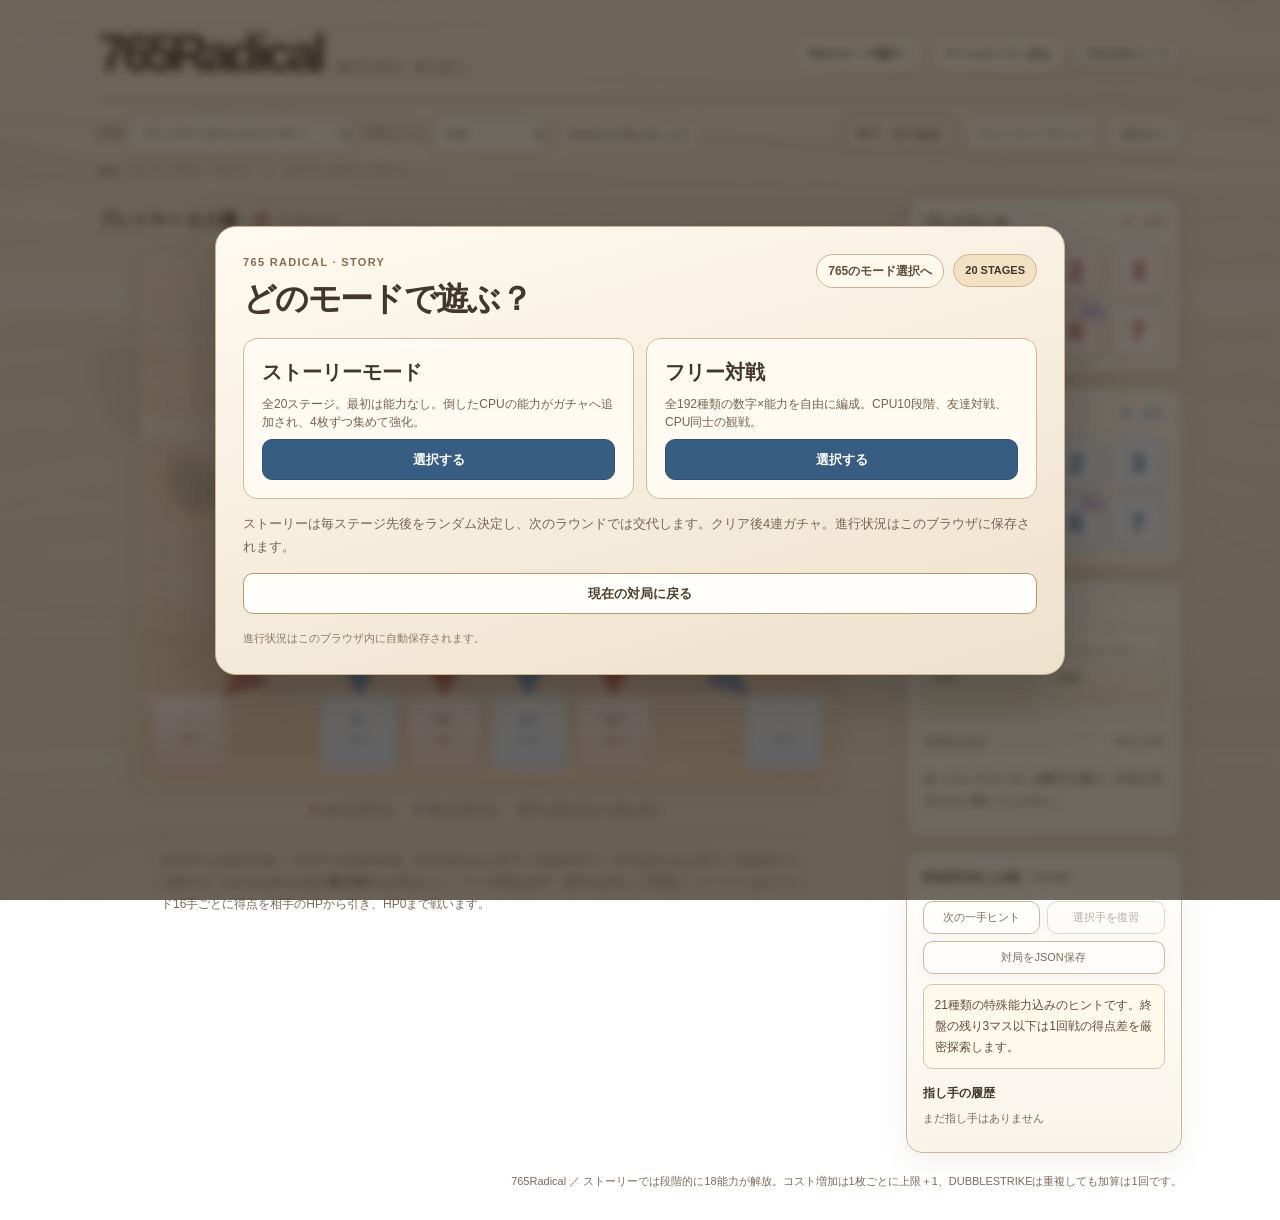
<file: apps/765/radical/index.html>
<!doctype html>
<html lang="ja">
<head>
<meta charset="utf-8">
<meta name="viewport" content="width=device-width, initial-scale=1">
<meta name="theme-color" content="#ede4d4">
<title>765 Radical｜20ステージ・HPストーリー／フリー対戦</title>
<style>
:root{color-scheme:light;--bg:#ede4d4;--surface:#f6efe3;--surface2:#efe3cf;--line:#ccb89a;--ink:#43362a;--muted:#7b6b5b;--red:#be5a57;--blue:#5b81bc;--wood1:#fbf5ea;--wood2:#ecdec7;--wood3:#dcc8aa;--wood-img:url("[data-uri]");--cell:clamp(29px,7.4vw,65px);--cell-gap:clamp(4px,.8vw,9px)}
*{box-sizing:border-box}
body{margin:0;min-height:100vh;background:linear-gradient(rgba(246,239,227,.88),rgba(237,228,212,.9)),var(--wood-img);background-size:cover;background-attachment:fixed;background-position:center;color:var(--ink);font-family:Inter,-apple-system,BlinkMacSystemFont,"Hiragino Kaku Gothic ProN","Yu Gothic",Meiryo,sans-serif;line-height:1.5}
button{font:inherit;cursor:pointer}
button:focus-visible{outline:2px solid #fff;outline-offset:3px}
.app{max-width:1160px;margin:0 auto;padding:28px clamp(12px,3vw,40px) 30px}
.top{display:flex;gap:22px;align-items:center;justify-content:space-between;border-bottom:1px solid var(--line);padding-bottom:20px}
.brand{display:flex;align-items:baseline;gap:16px;min-width:0}
h1{font-size:clamp(34px,4vw,52px);letter-spacing:-.085em;font-weight:720;margin:0;line-height:1}
.tagline{font-size:12px;color:var(--muted);letter-spacing:.07em;white-space:nowrap}
.round-tag{border:1px solid var(--line);border-radius:999px;padding:6px 13px;color:var(--ink);font-size:12px;letter-spacing:.07em;white-space:nowrap;background:rgba(255,255,255,.45);box-shadow:0 3px 10px rgba(91,72,48,.06)}
.actions{display:flex;justify-content:flex-end;align-items:center;gap:10px;flex-wrap:wrap;padding-top:16px}
.ghost{border:1px solid var(--line);background:rgba(255,255,255,.42);color:var(--muted);border-radius:10px;padding:8px 12px;font-size:12px;box-shadow:0 3px 10px rgba(91,72,48,.05)}
.ghost:hover{color:var(--ink);border-color:#9b8768;background:rgba(255,255,255,.6)}
.layout{display:grid;grid-template-columns:minmax(0,1fr) 276px;gap:32px;margin-top:14px;align-items:start}
.stage{min-width:0}
.turn-title{display:flex;flex-wrap:wrap;align-items:baseline;gap:12px;padding:13px 0 12px}
.turn-title strong{font-size:17px;font-weight:650}
.turn-title small{font-size:12px;color:var(--muted)}
.color-red{color:var(--red)}.color-blue{color:var(--blue)}
.arena{display:flex;justify-content:center;align-items:center;min-height:calc(var(--cell)*6 + var(--cell-gap)*5 + 18px);padding:10px 0 18px;overflow-x:auto}
.board{display:grid;grid-template-columns:repeat(8,var(--cell));grid-template-rows:repeat(6,var(--cell));gap:var(--cell-gap);width:max-content;flex:none;user-select:none;padding:12px;border-radius:18px;background-image:linear-gradient(rgba(255,247,236,.76),rgba(244,233,214,.70)),var(--wood-img);background-size:cover;background-position:center;box-shadow:inset 0 1px 0 rgba(255,255,255,.7),0 10px 24px rgba(117,91,58,.12);border:1px solid #dbc6a6}
.cell{width:var(--cell);height:var(--cell);border-radius:8px;display:flex;align-items:center;justify-content:center;min-width:0}
.input-cell{background:linear-gradient(180deg,rgba(253,248,240,.92) 0%,rgba(233,219,195,.92) 100%);border:1px solid #ccb695;color:var(--ink);font-size:clamp(17px,3vw,28px);font-weight:650;transition:border-color .14s,background .14s,transform .14s;box-shadow:inset 0 1px 0 rgba(255,255,255,.7), inset 0 -2px 4px rgba(129,101,66,.08)}
.input-cell.empty{color:#9f907d}
.input-cell.empty.interactive:hover{border-color:#af8e65;background:linear-gradient(180deg,#fffaf1,#eadbc2);transform:translateY(-1px)}
.input-cell.locked{cursor:default}
.input-cell.occupied-red{background:linear-gradient(180deg,rgba(249,232,230,.95),rgba(238,204,200,.95));border-color:#d7a39c}
.input-cell.occupied-blue{background:linear-gradient(180deg,rgba(234,241,252,.96),rgba(205,220,243,.96));border-color:#a9bedc}
.piece{display:flex;align-items:center;justify-content:center;width:80%;height:80%;border-radius:8px;background:linear-gradient(180deg,#fffef9 0%,#f5ebdc 50%,#e6d5bb 100%);box-shadow:4px 4px 0 rgba(132,104,69,.22),0 2px 6px rgba(101,75,43,.12), inset 0 1px 0 rgba(255,255,255,.96), inset 0 -1px 3px rgba(131,104,71,.14);font-weight:800;letter-spacing:-.03em;border:2px solid #d9c2a1;transform:translate(-2px,-2px)}
.input-cell .piece-red{color:var(--red);border-color:#d6aea9}
.input-cell .piece-blue{color:var(--blue);border-color:#adc0df}
.out-cell{flex-direction:column;gap:0;border:1px solid transparent;text-align:center}
.out-cell.red{background:linear-gradient(180deg,#faefee,#ead0cd);border-color:#d5a5a0;color:#934947;box-shadow:inset 0 1px 0 rgba(255,255,255,.6)}
.out-cell.blue{background:linear-gradient(180deg,#eef4fc,#d6e0f0);border-color:#a8bddc;color:#476897;box-shadow:inset 0 1px 0 rgba(255,255,255,.6)}
.out-cell .out-label{font-size:clamp(9px,1.1vw,11px);line-height:1.3;font-weight:500;opacity:.85}
.out-cell .out-val{font-size:clamp(11px,1.85vw,19px);font-variant-numeric:tabular-nums;font-weight:740;letter-spacing:-.035em;line-height:1.2}
.out-cell .out-val.long{font-size:clamp(10px,1.5vw,16px)}
.legend{font-size:12px;color:var(--muted);display:flex;flex-wrap:wrap;justify-content:center;gap:9px 19px;margin:0 0 16px}
.legend .dot{display:inline-block;border-radius:50%;width:7px;height:7px;margin-right:6px;vertical-align:1px}
.legend .dot.red{background:var(--red)}.legend .dot.blue{background:var(--blue)}
.howto{color:var(--muted);font-size:12px;line-height:1.8;border-top:1px solid var(--line);padding-top:15px;max-width:650px;margin:0 auto}
.panel{border:1px solid var(--line);border-radius:16px;background:linear-gradient(180deg,rgba(255,255,255,.68),rgba(249,243,233,.92));padding:16px;margin-bottom:12px;box-shadow:0 10px 28px rgba(106,82,51,.08)}
.panel h2{font-size:14px;margin:0 0 13px;font-weight:650;letter-spacing:.02em}
.player-top{display:flex;align-items:center;justify-content:space-between;gap:8px;margin-bottom:12px}
.player-name{font-weight:650;font-size:14px}
.player-role{color:var(--muted);font-size:11px;white-space:nowrap}
.player-role.red{color:var(--red)}.player-role.blue{color:var(--blue)}
.player-panel{transition:border-color .14s;position:relative}
.player-panel.active.red{border-color:var(--red)}.player-panel.active.blue{border-color:var(--blue)}
.player-panel.inactive{opacity:1}
.chips{display:grid;grid-template-columns:repeat(4,1fr);gap:7px}
.chip{height:43px;min-width:0;background:radial-gradient(circle at 30% 28%,#fffefc 0%,#f1e4d0 50%,#e2cfb4 100%);border:1px solid #ccb391;border-radius:999px;color:var(--ink);font-size:18px;font-weight:750;font-variant-numeric:tabular-nums;box-shadow:0 3px 6px rgba(101,75,43,.12), inset 0 1px 0 rgba(255,255,255,.92)}
.chip:not(:disabled):hover{border-color:#b49670;transform:translateY(-1px)}
.player-panel.red .chip.selected{background:radial-gradient(circle at 30% 28%,#fff6f6 0%,#f2d6d3 45%,#e0b5af 100%);border-color:var(--red);color:var(--red)}
.player-panel.blue .chip.selected{background:radial-gradient(circle at 30% 28%,#f6f9fe 0%,#dce6f4 45%,#bfd1eb 100%);border-color:var(--blue);color:var(--blue)}
.chip:disabled{opacity:1;cursor:default}
.chip.used{text-decoration:line-through;opacity:.58}
.stats{display:grid;grid-template-columns:1fr 1fr;gap:8px}
.stat{background:linear-gradient(180deg,#fffaf2,#f0e3ce);padding:11px 10px;border-radius:10px;border:1px solid #dcc9ac}
.stat .name{font-size:11px;color:var(--muted)}
.stat .value{font-size:23px;font-weight:700;font-variant-numeric:tabular-nums;line-height:1.5}
.stats-total{margin-top:10px;border-top:1px solid var(--line);padding-top:12px;display:flex;align-items:center;justify-content:space-between}
.stats-total .desc{font-size:12px;color:var(--muted)}
.stats-total .total{font-size:18px;font-weight:740;letter-spacing:-.02em}
.log{font-size:12px;color:var(--muted);margin-top:11px;line-height:1.75}
.notice{font-size:12px;color:var(--ink);line-height:1.8;padding:3px 1px 9px;min-height:36px}
.primary{background:linear-gradient(180deg,#fffdf7,#f2e5cf);border:1px solid #d0b792;color:var(--ink);padding:11px 17px;border-radius:11px;font-weight:700;width:100%;display:none;box-shadow:0 4px 10px rgba(91,72,48,.08)}
.primary:hover{background:linear-gradient(180deg,#fffefb,#f6ead5)}
.rule-note{font-size:11px;color:var(--muted);margin-top:8px;text-align:right}
@media(max-width:950px){.layout{grid-template-columns:1fr;gap:2px}.aside{display:grid;grid-template-columns:repeat(2,minmax(0,1fr));gap:10px}.aside .panel{margin-bottom:0}.aside .span-all{grid-column:1/-1}.arena{padding-top:10px}.stage{margin-bottom:12px}}
@media(max-width:540px){.app{padding:20px 11px 24px}.top{gap:12px;padding-bottom:14px}.tagline{font-size:10px;white-space:normal}.brand{gap:9px}.round-tag{font-size:11px;padding:5px 9px}.actions{padding-top:10px}.layout{margin-top:8px}.turn-title strong{font-size:14px}.turn-title small{font-size:11px}.aside{display:grid;grid-template-columns:1fr 1fr;gap:8px}.panel{padding:10px;border-radius:10px}.player-name{font-size:12px}.player-role{font-size:10px}.player-top{display:block;margin-bottom:8px}.chips{gap:4px}.chip{height:35px;font-size:15px}.aside .score-panel{grid-column:1/-1}.panel h2{margin-bottom:8px}.howto{font-size:11px}.legend{font-size:11px;gap:6px 10px}.stat .value{font-size:19px}}

/* 765 Ver.3: 10方向矢印・木目盤・10段階CPU */
.board{position:relative}
.board-overlay{position:absolute;inset:0;z-index:1;pointer-events:none;overflow:visible}
.board-arrows{width:100%;height:100%;overflow:visible;display:block}
.board > *:not(.board-overlay){position:relative;z-index:2}
.input-cell{background:linear-gradient(180deg,rgba(253,248,240,.92) 0%,rgba(233,219,195,.92) 100%)}
.input-cell span{position:relative;z-index:3;text-shadow:0 1px 0 rgba(255,255,255,.85)}
.input-cell.empty.interactive:hover{background:linear-gradient(180deg,#fffaf1,#eadbc2)}
.input-cell.occupied-red{background:linear-gradient(180deg,#f9e8e6,#eeccc8)}
.input-cell.occupied-blue{background:linear-gradient(180deg,#eaf1fc,#cddcf3)}
.game-settings{display:flex;gap:10px;align-items:center;flex-wrap:wrap;margin-right:auto}
.setting-label{color:var(--muted);font-size:12px;display:inline-flex;align-items:center;gap:7px}
.setting-select{appearance:auto;background:rgba(255,255,255,.55);color:var(--ink);border:1px solid var(--line);border-radius:9px;font-size:12px;padding:8px;min-height:35px;box-shadow:0 3px 8px rgba(91,72,48,.05)}
.setting-select:focus-visible{outline:2px solid #eef2ff;outline-offset:2px}
@media(max-width:540px){.actions{gap:6px}.game-settings{gap:7px}.setting-label{font-size:11px;gap:4px}.setting-select{font-size:11px;padding:6px 4px}}
/* Ver.3 CPU level indicator */
.level-description{font-size:11px;color:#725f48;background:rgba(255,251,242,.6);border:1px solid #d7c1a4;border-radius:7px;padding:6px 9px;line-height:1.3}
@media(max-width:540px){.level-description{width:100%;margin-top:2px}}

/* Radical: experimental hint and replay tools; Classic remains unchanged. */
.radical-name{font-size:11px;letter-spacing:.17em;font-weight:750;margin-left:12px;color:#a46b46;vertical-align:middle}
.radical-panel h2{display:flex;align-items:center;gap:9px}
.radical-panel h2 small{color:#94795c;font-size:10px;font-weight:500}
.radical-panel h3{font-size:12px;margin:15px 0 8px}
.radical-actions{display:grid;grid-template-columns:1fr 1fr;gap:7px}
.radical-actions button{padding:8px 5px;white-space:normal;font-size:11px;line-height:1.35}
.radical-actions button:last-child{grid-column:1/-1}
.radical-actions button:disabled{opacity:.55;cursor:default}
.radical-result{margin-top:10px;border:1px solid #d9c6a8;background:#fff9ec;border-radius:9px;padding:10px 11px;font-size:12px;line-height:1.75;white-space:pre-line;color:#604d3b}
.radical-history{display:flex;max-height:186px;overflow-y:auto;gap:5px;align-content:start;flex-wrap:wrap}
.radical-history button{border-radius:6px;border:1px solid #d7c2a4;background:#f6eddd;color:#493b30;padding:5px 8px;font-size:11px;line-height:1.5}
.radical-history button.selected{background:#f4d5a0;border-color:#b17e36}
.radical-history button:focus-visible{outline:2px solid #735d38}
.radical-history .empty-history{font-size:11px;color:var(--muted)}
.radical-review{margin-top:10px;font-size:11px;color:var(--muted)}
.radical-preview{display:grid;grid-template-columns:repeat(4,35px);gap:3px;margin:9px 0}
.radical-preview span{display:grid;place-items:center;width:35px;height:35px;background:#f1e5d1;border:1px solid #dbc9ac;border-radius:5px;font-weight:700}
.radical-preview span.red{background:#f1d4d0;color:#9b3e3b}
.radical-preview span.blue{background:#d4e2f7;color:#3a6095}
/* Encallege-N / Discourage-N: single-target activation */
.ability-settings{margin:9px 0 6px;padding:11px 14px;background:rgba(255,250,238,.79);border:1px solid var(--line);border-radius:13px;box-shadow:0 5px 14px rgba(107,81,48,.06)}
.ability-settings summary{font-size:13px;font-weight:750;cursor:pointer;display:flex;justify-content:space-between;flex-wrap:wrap;gap:7px;align-items:center}
.ability-summary{font-size:11px;font-weight:500;color:#876642}
.ability-help{font-size:11px;color:var(--muted);line-height:1.8;margin:9px 0 0}
.ability-config{display:grid;grid-template-columns:repeat(4,minmax(0,1fr));gap:8px;margin-top:12px}
.ability-config label{display:flex;gap:5px;align-items:center;justify-content:center;padding:7px 5px;border-radius:9px;background:#f7eada;border:1px solid #e3cdb0;font-size:12px;font-weight:700}
.ability-config select{width:84%;min-width:0;border-radius:6px;border:1px solid #cbb697;padding:6px 2px;color:var(--ink);background:#fffdf8;font-size:12px}
.ability-flag{position:absolute;right:1px;top:1px;font-size:clamp(7px,1vw,10px);line-height:1.1;font-weight:850;padding:2px 3px;color:#865214;background:rgba(255,239,195,.94);border-radius:4px;border:1px solid #d7b57e;z-index:4}
.chip{position:relative}.chip .chip-number{position:relative;z-index:1}
.chip .ability-flag{font-size:9px;top:2px;right:2px}
.input-cell{overflow:visible}
.input-cell .piece{position:relative;overflow:visible}
.piece-number{font-size:inherit;font-weight:800;line-height:1}
.piece-base{position:absolute;top:0;left:4px;font-size:clamp(7px,1vw,10px);font-weight:700;opacity:.72}
.piece .ability-flag{right:-5px;top:-6px}
.piece-bonus{position:absolute;bottom:1px;right:2px;font-size:clamp(7px,1vw,10px);font-weight:800;color:#6f593c}
.radical-preview span{position:relative}
.radical-preview span small{position:absolute;bottom:1px;right:2px;font-size:9px}
.input-cell.hint-cell{outline:3px solid #c18d33;outline-offset:2px}
.input-cell.target-eligible{outline:3px solid #399e62;outline-offset:2px;cursor:pointer;box-shadow:0 0 0 5px rgba(57,158,98,.16),inset 0 1px 2px rgba(255,255,255,.6)}
.input-cell.target-eligible:hover{transform:translateY(-2px);border-color:#278350}
.input-cell.target-pending{outline:3px dashed #ba8d40;outline-offset:2px}
.target-notice{padding:10px 14px;margin:8px 0 0;border:2px solid #4b9876;border-radius:10px;background:#edf7ed;color:#255f42;font-size:13px;font-weight:700;display:none}
.ability-flag.negative{color:#623c92;background:#ede1fb;border-color:#b79dd3}
.piece-bonus.negative{color:#8053a9}
@media(max-width:540px){.ability-config{grid-template-columns:repeat(4,minmax(0,1fr));gap:4px}.ability-config label{padding:5px 2px;gap:2px}.ability-config select{font-size:10px;padding:5px 0}.ability-settings{padding:8px}}


/* Radical v4: character selection screen / 8×8 roster */
.roster-open{overflow:hidden}
.team-backdrop{position:fixed;inset:0;z-index:100;background:rgba(39,31,24,.64);display:none;align-items:center;justify-content:center;padding:12px}
.team-backdrop.open{display:flex}
.team-sheet{max-width:1180px;width:100%;max-height:calc(100dvh - 24px);overflow:auto;box-shadow:0 25px 90px rgba(24,21,14,.30);border:1px solid #b9a183;border-radius:18px;background:linear-gradient(125deg,rgba(255,251,244,.96),rgba(247,234,216,.97)),var(--wood-img);background-size:cover;color:#44372b;padding:clamp(12px,2.3vw,24px)}
.team-sheet header{border-bottom:1px solid #d9c2a4;padding-bottom:10px;margin-bottom:11px;display:flex;justify-content:space-between;gap:12px;align-items:center}
.team-sheet h2{font-size:clamp(22px,3vw,30px);letter-spacing:-.04em;margin:0}.team-subtitle{color:#806f5b;font-size:12px;margin:5px 0 10px}
.team-tabs{display:flex;gap:8px;align-items:center;flex-wrap:wrap;margin:10px 0}
.team-tab{border:1px solid #c5ad8e;border-radius:10px;background:#f6e8d6;color:#534538;font-size:13px;font-weight:700;padding:10px 15px}
.team-tab[aria-selected="true"]{background:#4f4132;color:#fff5e8;border-color:#4f4132}
.team-cost{margin-left:auto;font-size:15px;font-weight:750;white-space:nowrap}.team-cost span{font-size:21px}.team-cost.invalid{color:#ab3434}
.team-matrix-scroll{overflow-x:auto;border:1px solid #d4bea0;border-radius:12px;background:#fffaf2}
.team-matrix{border-collapse:separate;border-spacing:0;width:100%;min-width:1540px;table-layout:fixed}
.team-matrix th,.team-matrix td{border-bottom:1px solid #e4d3b9;border-right:1px solid #e8d8c0;padding:5px;text-align:center}
.team-matrix thead th{background:#eee0cc;position:sticky;top:0;z-index:2;font-size:11px;line-height:1.25}
.team-matrix th:first-child{position:sticky;left:0;z-index:3;width:70px;background:#eedec8}
.team-matrix tbody th{background:#f3e5d2;font-size:19px}
.team-matrix thead th:nth-child(n+2){min-width:78px}
.team-cell{display:flex;flex-direction:column;justify-content:center;align-items:center;gap:2px;width:100%;min-height:56px;border-radius:8px;background:#faf3e8;border:1px solid #dac8ae;color:#665b4e;cursor:pointer;transition:background .1s,border-color .1s}
.team-cell:hover{background:#fff;border-color:#af8f69}.team-cell.chosen{border:2px solid #438a68;background:#e4f3e9;color:#235841;box-shadow:inset 0 0 0 1px #c0dfc8}
.team-cell .token{font-weight:800;font-size:13px}.team-cell .token-cost{font-size:10px;opacity:.85}
.team-cell:focus-visible{outline:3px solid #557fb4;outline-offset:2px}
.team-clear{border:1px solid #d2b899;background:#fff7eb;border-radius:7px;padding:4px 8px;color:#6a5341;font-size:10px;margin-top:4px;display:block;width:100%}
.effect-guide{display:grid;grid-template-columns:repeat(4,minmax(0,1fr));gap:6px;margin:10px 0 4px}
.effect-guide span{border:1px solid #dac7a9;background:rgba(255,250,239,.79);font-size:11px;border-radius:7px;padding:7px 9px;color:#6b5641}
.effect-guide b{color:#56402e}
@media(max-width:650px){.effect-guide{grid-template-columns:repeat(2,minmax(0,1fr))}}
.team-footer{border-top:1px solid #dfccb3;margin-top:12px;padding-top:12px;display:flex;align-items:center;justify-content:space-between;gap:12px;flex-wrap:wrap}
.team-message{color:#695747;font-size:12px;flex:1;min-width:210px;line-height:1.7}
.team-done{border:0;background:#4d6955;color:white;font-weight:700;border-radius:9px;font-size:14px;padding:12px 18px}
.team-done:disabled{background:#aaada6;cursor:not-allowed}
.team-roster-summary{font-size:12px;line-height:1.8;color:#675542;margin-top:6px}
.roster-button{background:#f6ead6;border-color:#bfa37d;color:#5f4b35}
.ability-flag.switch{background:#f7edd0;color:#8a541c;border-color:#dcb777}
.ability-flag.double{background:#e4e5fb;color:#5547a0;border-color:#a9a6df}
@media(max-width:600px){.team-backdrop{padding:4px}.team-sheet{max-height:calc(100dvh - 8px);padding:11px;border-radius:10px}.team-tabs{gap:6px}.team-tab{font-size:12px;padding:8px 9px}.team-cost{margin-left:0;width:100%;font-size:13px}.team-matrix{min-width:1540px}}

/* Chick visual concept section */
.chick-intro{margin:12px 0 14px;padding:12px 14px;border:1px solid #d7c3a8;border-radius:14px;background:rgba(255,251,243,.76);box-shadow:0 6px 14px rgba(105,77,47,.06)}
.chick-intro h3{margin:0 0 6px;font-size:17px;letter-spacing:-.03em}
.chick-intro p{margin:4px 0;font-size:12px;color:#6b5b4c;line-height:1.7}
.chick-badges{display:flex;flex-wrap:wrap;gap:7px;margin-top:8px}
.chick-badges span{display:inline-flex;align-items:center;padding:6px 10px;border-radius:999px;font-size:11px;font-weight:700;background:#f8ead3;border:1px solid #d8c09f;color:#6b533a}
.chick-concept{margin-top:10px;display:grid;grid-template-columns:1.2fr .8fr;gap:12px;align-items:start}
.chick-concept img{width:100%;height:auto;border-radius:12px;border:1px solid #d7c4a8;display:block;box-shadow:0 10px 24px rgba(89,66,37,.10)}
.chick-notes{padding:11px 12px;border-radius:12px;background:#fffaf1;border:1px solid #e3d0b4}
.chick-notes ul{margin:6px 0 0 18px;padding:0;color:#6a594b;font-size:12px;line-height:1.75}
.chick-note-title{font-size:13px;font-weight:800;color:#4f4032}
.ability-demo{margin-top:10px;display:flex;align-items:center;gap:9px;flex-wrap:wrap}
.ability-chip{display:inline-flex;align-items:center;gap:6px;padding:7px 10px;border-radius:999px;background:#fff4e2;border:1px solid #d9c09a;font-size:11px;font-weight:700;color:#674f38}
.sparkle{display:inline-block;animation:twinkle 1.2s ease-in-out infinite}
.wobble{display:inline-block;animation:wobble 1s ease-in-out infinite}
.swapspin{display:inline-block;animation:swapspin 1.8s ease-in-out infinite}
@keyframes twinkle{0%,100%{transform:scale(1);filter:drop-shadow(0 0 0 rgba(255,209,51,0))}50%{transform:scale(1.18);filter:drop-shadow(0 0 6px rgba(255,209,51,.65))}}
@keyframes wobble{0%,100%{transform:rotate(0deg)}25%{transform:rotate(-10deg)}75%{transform:rotate(10deg)}}
@keyframes swapspin{0%,100%{transform:translateX(0) rotate(0)}25%{transform:translateX(-2px) rotate(-12deg)}50%{transform:translateX(2px) rotate(12deg)}75%{transform:translateX(-2px) rotate(-8deg)}}
@media(max-width:860px){.chick-concept{grid-template-columns:1fr}}


/* Chick pieces and lightweight animations */
.piece.chick-piece,.chip .chick-piece{display:block;width:100%;height:100%;background:transparent;border:0;box-shadow:none;transform:none}
.input-cell .piece.chick-piece{width:92%;height:92%;margin:auto}
.chick-piece{position:relative;overflow:visible;--scale:.9;--body:#ffe279;--belly:#fff4c9;--line:#b88732;--accent:#be5a57}
.chick-piece.blue{--accent:#5b81bc}.chick-piece.red{--accent:#be5a57}
.chick-wrap{position:absolute;inset:0}
.chick-body{position:absolute;left:50%;bottom:8px;width:34px;height:27px;transform:translateX(-50%) scale(var(--scale));transform-origin:center bottom;background:linear-gradient(180deg,#ffec89 0%,#ffd557 70%,#efbe39 100%);border:1.5px solid #bf8f2e;border-radius:55% 55% 48% 48%/60% 60% 40% 40%;box-shadow:0 2px 0 rgba(113,82,24,.18), inset 0 3px 6px rgba(255,255,255,.35)}
.chick-head{position:absolute;left:50%;top:-10px;width:19px;height:18px;transform:translateX(-48%);background:linear-gradient(180deg,#ffed90 0%,#ffd966 100%);border:1.5px solid #bf8f2e;border-radius:50%;box-shadow:inset 0 2px 4px rgba(255,255,255,.35)}
.chick-eye{position:absolute;top:6px;width:2.8px;height:4px;background:#543d22;border-radius:50%}
.chick-eye.left{left:5px}.chick-eye.right{right:5px}
.chick-beak{position:absolute;left:50%;top:10px;width:8px;height:6px;transform:translateX(-50%);background:#ee9a36;clip-path:polygon(50% 100%,0 0,100% 0)}
.chick-wing{position:absolute;left:2px;top:9px;width:10px;height:8px;border-radius:50% 40% 50% 50%;background:rgba(244,192,56,.88);transform:rotate(-18deg)}
.chick-tail{position:absolute;right:-2px;top:10px;width:7px;height:7px;border-radius:35% 65% 50% 50%;background:#f0c13f;transform:rotate(22deg)}
.chick-leg{position:absolute;bottom:-5px;width:2px;height:7px;background:#d58b35}.chick-leg.left{left:12px}.chick-leg.right{right:12px}
.chick-belly-number{position:absolute;left:50%;top:52%;transform:translate(-50%,-50%);min-width:18px;height:18px;padding:0 3px;border-radius:999px;background:rgba(255,249,229,.92);border:1px solid rgba(188,144,55,.52);display:flex;align-items:center;justify-content:center;font-size:12px;font-weight:900;color:var(--accent);letter-spacing:-.02em;box-shadow:0 1px 2px rgba(102,77,42,.12)}
.chick-owner{position:absolute;left:-3px;top:-5px;min-width:15px;height:15px;padding:0 4px;border-radius:999px;background:var(--accent);color:white;font-size:9px;font-weight:900;display:flex;align-items:center;justify-content:center;box-shadow:0 1px 3px rgba(0,0,0,.18)}
.chick-glow{position:absolute;inset:auto 8px 4px 8px;height:8px;border-radius:50%;background:radial-gradient(circle,#00000029 0%,#00000000 70%)}
.chick-piece.small .chick-body{bottom:6px}.chip{height:50px}.chip .chick-piece.small .chick-owner{top:-2px;left:-1px}.chip .chick-piece.small .chick-belly-number{font-size:11px;min-width:17px;height:17px}
.chip .chick-piece.small .chick-body{width:30px;height:23px}
.input-cell.latest-move{box-shadow:0 0 0 4px rgba(255,214,102,.22), inset 0 0 0 2px rgba(247,198,64,.6)}
.input-cell.latest-move .chick-body{animation:landBob .65s ease}
@keyframes landBob{0%{transform:translateX(-50%) scale(calc(var(--scale) * .8)) translateY(-18px)}60%{transform:translateX(-50%) scale(calc(var(--scale) * 1.06)) translateY(2px)}100%{transform:translateX(-50%) scale(var(--scale)) translateY(0)}}
.fx-layer{position:fixed;inset:0;pointer-events:none;z-index:9999;overflow:hidden}.fx-walker{position:fixed;width:58px;height:58px;left:0;top:0;filter:drop-shadow(0 10px 10px rgba(0,0,0,.12))}.fx-walker .chick-body{animation:walkBounce .34s ease-in-out infinite}.fx-walker .chick-leg{animation:legKick .34s ease-in-out infinite alternate}.fx-walker .chick-leg.right{animation-delay:.17s}.fx-walker .chick-wing{animation:wingWobble .45s ease-in-out infinite alternate}
@keyframes walkBounce{0%,100%{transform:translateX(-50%) scale(var(--scale)) translateY(0)}50%{transform:translateX(-50%) scale(var(--scale)) translateY(-4px)}}
@keyframes legKick{from{transform:rotate(-8deg)}to{transform:rotate(11deg)}}@keyframes wingWobble{from{transform:rotate(-18deg)}to{transform:rotate(5deg)}}
.effect-encourage,.effect-discourage,.effect-switch,.effect-double{position:relative}.effect-encourage::after,.effect-discourage::after,.effect-switch::after,.effect-double::after{content:'';position:absolute;inset:4px;border-radius:12px;pointer-events:none;animation:effectPulse .85s ease}
.effect-encourage::after{box-shadow:0 0 0 5px rgba(72,175,103,.18);border:2px solid rgba(72,175,103,.62)}
.effect-discourage::after{box-shadow:0 0 0 5px rgba(150,100,202,.18);border:2px solid rgba(150,100,202,.62)}
.effect-switch::after{box-shadow:0 0 0 5px rgba(233,168,62,.18);border:2px dashed rgba(233,168,62,.75)}
.effect-double::after{box-shadow:0 0 0 5px rgba(91,129,188,.18);border:2px solid rgba(91,129,188,.72)}
@keyframes effectPulse{0%{transform:scale(.82);opacity:0}30%{opacity:1}100%{transform:scale(1.08);opacity:0}}
.float-fx{position:fixed;left:0;top:0;padding:6px 10px;border-radius:999px;font-size:14px;font-weight:900;color:#fff;transform:translate(-50%,-50%);box-shadow:0 8px 20px rgba(0,0,0,.15);animation:floatFx .95s ease forwards}.float-fx.enc{background:#48a567}.float-fx.dis{background:#8f65ca}.float-fx.sw{background:#d3912d}.float-fx.ds{background:#5b81bc}
@keyframes floatFx{0%{opacity:0;transform:translate(-50%,-38%) scale(.75)}15%{opacity:1}100%{opacity:0;transform:translate(-50%,-140%) scale(1.06)}}
.out-cell.effect-double{animation:doubleShine .95s ease}.out-cell.effect-double .out-val{color:#305ea0;text-shadow:0 0 10px rgba(95,145,229,.28)}@keyframes doubleShine{0%{transform:scale(.92)}30%{transform:scale(1.06)}100%{transform:scale(1)}}


/* Chick visibility correction: svg avoids the legacy .input-cell span positioning conflict. */
.piece.chick-piece,.input-cell .piece.chick-piece,.chip .chick-piece{position:relative;display:block;width:100%;height:100%;min-width:0;min-height:0;margin:0;background:none;border:0;border-radius:0;box-shadow:none;transform:none;overflow:visible;isolation:isolate}
.input-cell .piece.chick-piece{width:100%;height:100%}
.chick-piece .chick-svg{display:block;position:absolute;inset:0;width:100%;height:100%;overflow:visible;filter:drop-shadow(1px 2px 1px rgba(105,75,34,.13))}
.input-cell .chick-piece .chick-big-number,.chip .chick-piece .chick-big-number{position:absolute!important;z-index:7;left:50%;bottom:-3px;transform:translateX(-50%);display:flex;align-items:center;justify-content:center;min-width:34px;height:30px;padding:0 4px;background:#fff9ef;border:2px solid var(--accent);border-radius:8px;color:var(--accent);font-size:clamp(20px,2.0vw,27px);line-height:1;font-weight:950;font-variant-numeric:tabular-nums;text-shadow:none;box-shadow:0 2px 2px #5f4d3026;letter-spacing:-.05em}
.chick-piece.red{--accent:#b94d50}.chick-piece.blue{--accent:#507fb8}
.input-cell .chick-piece .chick-owner,.chip .chick-piece .chick-owner{position:absolute!important;z-index:8;top:-4px;left:-3px;width:18px;height:18px;display:flex;align-items:center;justify-content:center;background:var(--accent);color:white;border-radius:6px;font-size:11px;font-weight:900;border:1px solid #ffffffb0;box-shadow:0 1px 3px #5f4d3033}
.chip .chick-piece .chick-big-number{min-width:24px;height:23px;bottom:-3px;border-width:1.6px;border-radius:6px;font-size:17px}
.chip .chick-piece .chick-owner{width:15px;height:15px;font-size:9px;left:-3px;top:-2px}
.chip{height:65px!important;display:flex;align-items:center;justify-content:center;padding:3px 4px!important;border-radius:13px!important}
.chip .chick-piece{height:100%;width:100%;max-width:58px}
.input-cell .chick-piece .ability-flag,.chip .chick-piece .ability-flag{position:absolute!important;z-index:10;top:-5px;right:-6px;left:auto;bottom:auto;white-space:nowrap;text-shadow:none}
.input-cell .chick-piece .piece-base,.chip .chick-piece .piece-base{position:absolute!important;z-index:9;top:auto;bottom:26px;left:0;font-size:9px;background:#fff7eddb;border:1px solid #bea77e;border-radius:5px;padding:0 2px;text-shadow:none}
.input-cell .chick-piece .piece-bonus,.chip .chick-piece .piece-bonus{position:absolute!important;z-index:9;top:auto;bottom:26px;right:-4px;font-size:9px;background:#e0f5df;color:#246b45;border:1px solid #a8d4ac;border-radius:5px;padding:0 2px;text-shadow:none}
.input-cell .chick-piece .piece-bonus.negative{background:#f2dffc;color:#7953a4;border-color:#ceb6e5}
.input-cell{padding:2px;overflow:visible}
.input-cell .chick-svg{min-width:0}
.input-cell.latest-move .chick-svg{animation:chickArrive .52s ease-out}
@keyframes chickArrive{0%{transform:translateY(-10px) scale(.85);opacity:.5}70%{transform:translateY(2px) scale(1.05);opacity:1}100%{transform:none}}
.fx-layer .chick-piece.fx-walker{position:fixed;display:block;width:64px;height:64px;z-index:9999}
.fx-layer .fx-walker .chick-svg{animation:chickWalk .28s ease-in-out infinite alternate}
@keyframes chickWalk{from{transform:translateY(2px) rotate(-3deg)}to{transform:translateY(-3px) rotate(3deg)}}
.fx-layer .fx-walker .chick-big-number{position:absolute;z-index:3;left:50%;bottom:0;transform:translateX(-50%);background:#fff9ed;border:2px solid var(--accent);border-radius:8px;font-size:24px;font-weight:900;color:var(--accent);padding:1px 6px}
.fx-layer .fx-walker .chick-owner{position:absolute;z-index:4;left:-4px;top:0;border-radius:6px;background:var(--accent);color:white;font-weight:900;padding:2px 5px}
.chick-showcase{display:grid;grid-template-columns:repeat(8,minmax(0,1fr));gap:3px;align-items:end;border-radius:12px;background:#fff7e9;border:1px solid #e0c7a5;padding:9px 5px}
.chick-showcase .showcase-slot{position:relative;height:94px;min-width:0;display:flex;flex-direction:column;align-items:center;justify-content:flex-end;gap:5px}
.showcase-slot .chick-piece{height:72px;max-width:65px;width:100%}
.showcase-slot .chick-big-number{position:absolute!important;z-index:3;bottom:0;left:50%;transform:translateX(-50%);background:#fffaf1;border:2px solid var(--accent);color:var(--accent);border-radius:7px;font-size:19px;font-weight:900;padding:0px 5px}
.showcase-slot .chick-owner{position:absolute!important;z-index:4;left:-1px;top:0;background:var(--accent);color:white;border-radius:5px;padding:0 3px;font-size:9px;font-weight:900}
.showcase-slot .chick-svg{width:100%;height:100%;position:absolute;inset:0}
.showcase-slot .showcase-num{font-size:11px;color:#775a39;font-weight:900}
@media(max-width:540px){.chip{height:51px!important;padding:2px!important}.chip .chick-piece .chick-big-number{font-size:14px;min-width:20px;height:19px}.chip .chick-piece .chick-owner{font-size:8px;height:12px;width:12px}.input-cell .chick-piece .chick-big-number{min-width:26px;height:26px;font-size:19px;bottom:-3px}.input-cell .chick-piece .chick-owner{width:15px;height:15px;font-size:10px}.input-cell .chick-piece .ability-flag{font-size:7px!important}.chick-showcase{grid-template-columns:repeat(4,1fr)}.chick-showcase .showcase-slot{height:80px}.showcase-slot .chick-piece{height:59px}}
@media(prefers-reduced-motion:reduce){.input-cell.latest-move .chick-svg,.fx-layer .fx-walker .chick-svg{animation:none}}


/* Size the game characters for legibility on wide screens and phones. */
:root{--cell:clamp(35px,6.8vw,76px)}
@media(min-width:951px) and (max-width:1100px){:root{--cell:clamp(54px,6vw,67px);--cell-gap:6px}}
@media(max-width:950px){:root{--cell:clamp(35px,8.2vw,65px);--cell-gap:5px}}
@media(max-width:540px){:root{--cell:clamp(33px,9.4vw,44px);--cell-gap:3px}.board{padding:8px}.chip .chick-piece .chick-big-number{font-size:15px}}
@media(max-width:355px){:root{--cell:31px;--cell-gap:3px}.board{padding:6px}}


/* Team colors now cover the chick itself, with visible eyes, beak and number tile. */
.chick-piece.red .chick-svg{filter:drop-shadow(1px 2px 1px rgba(147,54,59,.18))}
.chick-piece.blue .chick-svg{filter:drop-shadow(1px 2px 1px rgba(50,96,149,.18))}
.chip.used .chick-piece{filter:grayscale(.2)}
/* Permanent return link from either mode to the shared 765 selection screen. */
.mode-actions{display:flex;align-items:center;gap:10px;flex-wrap:wrap;justify-content:flex-end}
.mode-back{display:inline-block;border:1px solid #c9b394;border-radius:99px;padding:7px 11px;font-size:12px;color:#604e3e;background:#fff9ed;text-decoration:none;font-weight:700}
.mode-back:hover{border-color:#9f8465;background:#fffdf7}.mode-back:focus-visible{outline:3px solid #557fb4;outline-offset:3px}
@media(max-width:540px){.mode-actions{gap:5px}.mode-back{font-size:10px;padding:5px 8px}}

/* Round creature redesign shared by Classic and Radical */
.chick-piece .chick-svg{filter:drop-shadow(0 2px 2px rgba(84,61,40,.14))}
.chick-big-number{font-size:clamp(16px,2.1vw,28px)!important;font-weight:900!important;color:#fff!important;text-shadow:0 2px 0 rgba(67,49,37,.45),0 0 6px rgba(255,255,255,.28)!important;letter-spacing:-.03em}
.chick-piece.small .chick-big-number{font-size:15px!important}
.chick-owner{background:rgba(255,255,255,.92)!important;color:#584531!important;border:1px solid rgba(132,103,72,.24)}
.chick-piece.red .chick-owner{color:#9b4046!important}.chick-piece.blue .chick-owner{color:#3d6da3!important}


/* Number-only game pieces (no character illustration) */
.input-cell .piece.number-tile,.chip .piece.number-tile{
  --num-color:#aa333f;position:relative;display:flex;align-items:center;justify-content:center;
  width:90%;height:87%;min-height:0;margin:auto;transform:none;overflow:visible;
  border:2px solid var(--num-color);border-radius:9px;
  background:linear-gradient(155deg,#fffdf8,#f2e6d4);box-shadow:0 2px 4px rgba(104,80,55,.14),inset 0 1px 0 rgba(255,255,255,.85);
}
.input-cell .piece.number-tile.blue,.chip .piece.number-tile.blue{--num-color:#245d9f}
.input-cell .piece.number-tile.red,.chip .piece.number-tile.red{--num-color:#a83242}
.input-cell .number-tile .tile-number,.chip .number-tile .tile-number{
  display:block;position:relative;z-index:2;width:auto;height:auto;padding:0;
  font-size:clamp(24px,2.6vw,38px);font-weight:900;line-height:1;letter-spacing:-.06em;
  color:var(--num-color);background:none;border:0;border-radius:0;
  font-variant-numeric:tabular-nums;text-shadow:none;transform:none;
}
.chip .piece.number-tile{width:100%;height:100%;border:0;background:transparent;box-shadow:none}
.chip .number-tile .tile-number{font-size:clamp(20px,2vw,30px)}
.chip{height:53px!important;display:flex;justify-content:center;align-items:center;padding:4px!important;border-radius:11px!important;min-width:0;
 background:#fffaf2}
.player-panel.red .chip{background:#fff3f1;border-color:#d5a9a6}
.player-panel.blue .chip{background:#edf5ff;border-color:#b1c5df}
.player-panel.red .chip.selected{background:#f3d7d4;border:2px solid #aa3743}
.player-panel.blue .chip.selected{background:#d3e4fa;border:2px solid #245d9f}
.input-cell.occupied-red{background:#f7e5e2;border-color:#dda9a6}
.input-cell.occupied-blue{background:#e5effc;border-color:#a9bfde}
.input-cell .number-tile .ability-flag,.chip .number-tile .ability-flag{
 position:absolute;top:-7px;right:-8px;left:auto;bottom:auto;z-index:5;
 font-size:10px;font-weight:850;line-height:1.1;padding:2px 3px;border-radius:4px;white-space:nowrap;
 background:#fff0c9;color:#80520e;border:1px solid #d5b175;text-shadow:none;
}
.input-cell .number-tile .ability-flag.negative,.chip .number-tile .ability-flag.negative{background:#eee2fa;color:#673a99;border-color:#b99bd2}
.input-cell .number-tile .ability-flag.switch,.chip .number-tile .ability-flag.switch{background:#f8e9c7;color:#864c16;border-color:#d6b377}
.input-cell .number-tile .ability-flag.double,.chip .number-tile .ability-flag.double{background:#e7e8ff;color:#49419a;border-color:#aaa6dd}
.input-cell .number-tile .piece-base{position:absolute;z-index:3;top:-7px;left:-6px;bottom:auto;
 font-size:10px;line-height:1.1;padding:2px 3px;border-radius:4px;background:#fff9ed;border:1px solid #d5c2a1;color:#80684f;text-shadow:none}
.input-cell .number-tile .piece-bonus{position:absolute;z-index:3;bottom:-7px;right:-6px;top:auto;
 font-size:10px;line-height:1.1;padding:2px 3px;border-radius:4px;background:#e7f6e5;border:1px solid #b6d8b4;color:#32753a;text-shadow:none}
.input-cell .number-tile .piece-bonus.negative{background:#f2e6f8;border-color:#d4b9e0;color:#76519c}
.input-cell.latest-move .number-tile{animation:numberPop .4s ease-out}
@keyframes numberPop{from{transform:scale(.86);opacity:.6}65%{transform:scale(1.05);opacity:1}to{transform:scale(1);opacity:1}}
@media(max-width:540px){
 .chip{height:44px!important;padding:2px!important}
 .chip .number-tile .tile-number{font-size:22px}
 .input-cell .number-tile .tile-number{font-size:clamp(23px,6.7vw,29px)}
 .input-cell .piece.number-tile{width:95%;height:94%;border-width:1.5px;border-radius:7px}
 .input-cell .number-tile .ability-flag,.chip .number-tile .ability-flag{font-size:8px;right:-5px;top:-5px;padding:1px 2px}
 .input-cell .number-tile .piece-base,.input-cell .number-tile .piece-bonus{font-size:8px;padding:1px 2px}
}
@media(prefers-reduced-motion:reduce){.input-cell.latest-move .number-tile{animation:none}}


/* Story mode, collection and free 4-card gacha */
.story-overlay{position:fixed;inset:0;z-index:12000;display:none;align-items:center;justify-content:center;overflow-y:auto;padding:18px;background:rgba(34,27,20,.64);backdrop-filter:blur(5px)}
.story-overlay.open{display:flex}.story-sheet{width:min(850px,100%);max-height:min(94vh,950px);overflow-y:auto;border:1px solid #c7b294;border-radius:21px;padding:clamp(16px,3vw,27px);background:linear-gradient(165deg,#fffaf0,#eee1cc);color:#42372b;box-shadow:0 20px 60px rgba(15,10,6,.26)}
.story-header{display:flex;align-items:start;justify-content:space-between;gap:12px}.story-header h2{font-size:clamp(23px,3.5vw,33px);margin:4px 0 14px;letter-spacing:-.05em}.story-eyebrow{font-size:11px;letter-spacing:.12em;color:#886d4d;font-weight:800}.story-pill{background:#f2e1c3;border:1px solid #d0b38a;border-radius:999px;padding:7px 11px;font-size:11px;font-weight:800;white-space:nowrap}
.story-content{display:grid;gap:14px}.story-intro{color:#776550;font-size:13px;line-height:1.75;margin:0}.story-modes{display:grid;grid-template-columns:1fr 1fr;gap:12px}.story-mode{padding:18px;border:1px solid #d2bb99;border-radius:14px;background:#fffaf2;display:grid;gap:8px}.story-mode h3{font-size:20px;margin:0}.story-mode p{font-size:12px;color:#76634d;margin:0}.story-actions{display:flex;align-items:center;flex-wrap:wrap;gap:9px}.story-btn{border:1px solid #b59672;background:#fffefa;border-radius:10px;color:#503e2e;padding:10px 15px;font-size:13px;font-weight:800;cursor:pointer}.story-btn.primary-action{background:#385d82;color:white;border-color:#31516f}.story-btn:hover:not(:disabled){filter:brightness(.97);transform:translateY(-1px)}.story-btn:disabled{opacity:.42;cursor:default}.story-stats{display:grid;grid-template-columns:repeat(3,1fr);gap:9px}.story-stat{border:1px solid #d6c2a3;background:rgba(255,255,255,.55);padding:12px;border-radius:12px}.story-stat strong{font-size:22px;display:block}.story-stat small{color:#806e57;font-size:11px}.story-progress{height:9px;background:#e3d6bf;border-radius:10px;overflow:hidden}.story-progress>div{height:100%;background:linear-gradient(90deg,#bd7365,#6e9cba)}.story-map{display:grid;grid-template-columns:repeat(10,1fr);gap:5px}.story-stage{aspect-ratio:1;border:1px solid #ccb895;border-radius:8px;display:grid;place-items:center;font-size:12px;font-weight:850;background:#f8f0e3;color:#887968}.story-stage.done{background:#dcead9;color:#44754a;border-color:#a4c09f}.story-stage.current{background:#e8f0fc;color:#275d9d;border:2px solid #5385c1}.story-stage.locked{opacity:.6}.story-cards{display:grid;grid-template-columns:repeat(4,minmax(0,1fr));gap:10px}.story-card{min-height:120px;border-radius:12px;border:2px solid #d2ba95;background:linear-gradient(160deg,#fffdf9,#efe1c9);text-align:center;padding:12px 6px;display:flex;align-items:center;justify-content:center;flex-direction:column;gap:5px;color:#55412b}.story-card.unopened{background:#e6d8be;border-style:dashed;cursor:pointer}.story-card .card-digit{font-size:30px;font-weight:900;color:#a83242}.story-card.rare{background:linear-gradient(160deg,#f7e9fd,#ead7f7);border-color:#9971ad}.story-card.rare .card-digit{color:#7251a0}.story-card small{font-weight:700;font-size:10px}.story-card b{font-size:12px}.story-rarity{font-size:10px;letter-spacing:.07em;font-weight:800;color:#98794e}.story-card.rare .story-rarity{color:#8446a0}.story-collection{display:grid;grid-template-columns:repeat(7,minmax(0,1fr));gap:5px}.story-mini{min-width:0;padding:6px 2px;border-radius:6px;border:1px solid #d4c1a3;text-align:center;background:#fffaf2;color:#8a7967;font-size:11px}.story-mini.got{background:#fceee6;border-color:#c9a891;color:#633e30}.story-mini.rare.got{background:#eee0f6;border-color:#b49ac7;color:#603b7a}.story-mini.dim{opacity:.36}.story-mini strong{font-size:16px;display:block}.story-section-title{margin:4px 0 0;font-size:14px}.story-storage{font-size:11px;margin:16px 0 0;color:#8b7962}.team-cell.unowned{opacity:.28;filter:grayscale(.6);cursor:not-allowed}.story-annotation{font-size:11px;color:#735d44;margin:0}
@media(max-width:620px){.story-modes{grid-template-columns:1fr}.story-map{grid-template-columns:repeat(5,1fr)}.story-cards{grid-template-columns:repeat(2,1fr)}.story-collection{grid-template-columns:repeat(4,1fr)}.story-stat strong{font-size:18px}.story-overlay{padding:9px}}


/* Story battle: player LEFT, CPU RIGHT, with HP prominently above the pieces. */
.story-battle-hud[hidden]{display:none!important}.story-battle-hud{display:grid;grid-template-columns:minmax(0,1fr) auto minmax(0,1fr);gap:12px;align-items:center;margin:12px 0 2px}
.battle-hp-card{border:1px solid #c6ae91;border-radius:13px;background:#fff9ef;padding:12px 14px;box-shadow:0 6px 12px rgba(75,53,30,.06)}
.battle-hp-card.player{border-left:5px solid #b34854}.battle-hp-card.enemy{border-right:5px solid #3172b2}
.battle-hp-title{display:flex;justify-content:space-between;align-items:center;gap:6px;font-size:13px;font-weight:850}
.battle-hp-title b{font-size:11px;font-weight:600;color:#766756}.battle-hp-title strong{font-size:16px;white-space:nowrap}
.battle-hp-track{height:13px;border-radius:99px;border:1px solid #bdab91;background:#e2d7c6;box-shadow:inset 0 1px 3px #8a795b33;overflow:hidden;margin-top:7px}
.hp-fill{height:100%;border-radius:99px;background:linear-gradient(90deg,#cd6a74,#a93645);width:100%;transition:width 1.3s cubic-bezier(.25,.65,.35,1)}
.enemy .hp-fill,.hp-fill.enemy{background:linear-gradient(90deg,#79b1e5,#3479bf)}
.battle-stage-mark{font-size:12px;font-weight:800;letter-spacing:.05em;text-align:center;color:#69533e;white-space:nowrap}
.layout.story-layout{display:grid;grid-template-columns:minmax(165px,215px) minmax(0,1fr) minmax(165px,215px);grid-template-areas:'player board enemy' 'score score score' 'lab lab lab';gap:16px;align-items:start}
.layout.story-layout>.stage{grid-area:board;min-width:0}.layout.story-layout>.aside{display:contents}
.layout.story-layout #panelA{grid-area:player;border:2px solid #ba6672}.layout.story-layout #panelB{grid-area:enemy;border:2px solid #5d8dbe}
.layout.story-layout .score-panel{grid-area:score}.layout.story-layout .radical-panel{grid-area:lab}
.layout.story-layout .player-panel .chips{grid-template-columns:repeat(2,1fr);gap:9px}
.layout.story-layout .player-panel .chip{height:51px!important}
.layout.story-layout .player-panel .player-name{font-size:15px}
.layout.story-layout .howto{font-size:11px}
.damage-overlay{position:fixed;inset:0;z-index:13000;display:none;align-items:center;justify-content:center;padding:14px;background:#24201bc9;backdrop-filter:blur(5px)}
.damage-overlay.open{display:flex}.damage-sheet{max-width:610px;width:100%;background:linear-gradient(150deg,#fffaf1,#e9dbc8);border:2px solid #c4a985;border-radius:22px;padding:clamp(18px,4vw,30px);text-align:center;box-shadow:0 20px 80px #0003}
.damage-overline{font-size:12px;font-weight:850;letter-spacing:.15em;color:#7a634c}.damage-sheet h2{font-size:clamp(24px,5vw,37px);margin:8px 0 4px}.damage-note{font-size:12px;color:#776957}
.damage-scores{display:grid;grid-template-columns:1fr auto 1fr;gap:12px;align-items:center;margin:18px 0}.damage-box{border:2px solid #c7b194;border-radius:13px;background:#fffdf8;padding:14px 6px;display:flex;flex-direction:column;gap:5px}
.damage-box.player{border-color:#bd7780}.damage-box.enemy{border-color:#70a1ce}.damage-box span,.damage-box small{font-size:12px;color:#645344}.damage-box strong{font-size:clamp(31px,7vw,53px);line-height:1.1;font-variant-numeric:tabular-nums}
.damage-box.player strong{color:#a83242}.damage-box.enemy strong{color:#245d9f}.damage-vs{font-size:13px;font-weight:900;color:#8a7253}
.damage-hp-results{text-align:left;border:1px solid #d5bea1;border-radius:12px;padding:12px 18px;background:#fff8ec}.damage-hp-line{display:flex;justify-content:space-between;font-size:13px;font-weight:800;margin-top:7px}
.damage-message{font-size:14px;min-height:23px;font-weight:800;color:#5f4c3a}.damage-next{display:inline-block!important;width:auto!important;padding:12px 24px;min-width:170px;border-radius:10px}.damage-next:disabled{opacity:.4}
@media(max-width:940px){.layout.story-layout{grid-template-columns:150px minmax(0,1fr) 150px;gap:7px}.battle-stage-mark{font-size:10px}.battle-hp-card{padding:8px}}
@media(max-width:700px){.story-battle-hud{grid-template-columns:1fr 1fr;gap:7px}.battle-stage-mark{grid-column:1/-1;grid-row:1}.battle-hp-title{display:block}.battle-hp-title strong{display:block}.layout.story-layout{grid-template-columns:repeat(2,minmax(0,1fr));grid-template-areas:'player enemy' 'board board' 'score score' 'lab lab';gap:8px}.layout.story-layout .player-panel .chips{grid-template-columns:repeat(4,1fr);gap:3px}.layout.story-layout .player-panel .chip{height:41px!important}.layout.story-layout>.stage{justify-self:center;width:100%}.damage-sheet{padding:18px 12px}.damage-scores{gap:6px}}
@media(prefers-reduced-motion:reduce){.hp-fill{transition:none}}


/* Story-mode legibility corrections (both sides use ownership colors, not fixed red/blue). */
@media(min-width:941px){
 .layout.story-layout{grid-template-columns:minmax(155px,182px) minmax(0,1fr) minmax(155px,182px);gap:12px}
 .layout.story-layout .board{--cell:clamp(38px,4.05vw,57px);--cell-gap:5px}
}
@media(min-width:701px) and (max-width:940px){
 .layout.story-layout{grid-template-columns:140px minmax(0,1fr) 140px;gap:6px}
 .layout.story-layout .board{--cell:clamp(32px,4.9vw,43px);--cell-gap:3px}
}
.layout.story-layout #panelA,.layout.story-layout #panelB{border:2px solid #b7a083}
.layout.story-layout .arena{min-width:0}
.layout.story-layout .player-panel .chip{min-width:0}
.battle-stage-mark{white-space:normal;line-height:1.5}
@media(max-width:700px){.layout.story-layout .board{--cell:clamp(32px,9.6vw,44px);--cell-gap:3px}}


/* Live release: keep the parent mode selector accessible on desktop and mobile. */
.story-header-side{display:flex;align-items:center;justify-content:flex-end;gap:9px;flex-wrap:wrap}
.story-header-side .mode-back{white-space:nowrap}
@media(max-width:620px){.story-header-side{justify-content:flex-start}.story-header-side .mode-back{font-size:11px;padding:5px 9px}}
</style>
</head>
<body>
<div class="story-overlay" id="storyOverlay" role="dialog" aria-modal="true" aria-label="765 Radical ストーリー選択">
 <section class="story-sheet">
  <div class="story-header"><div><div class="story-eyebrow">765 RADICAL · STORY</div><h2 id="storyHeading">どのモードで遊ぶ？</h2></div><div class="story-header-side"><a class="mode-back" href="../" aria-label="765のClassic／Radical選択画面に戻る">765のモード選択へ</a><span class="story-pill">20 STAGES</span></div></div>
  <div id="storyContent" class="story-content" aria-live="polite"></div>
  <p class="story-storage" id="storySaveState">進行状況はこのブラウザ内に自動保存されます。</p>
 </section>
</div>
<div class="team-backdrop" id="teamScreen" role="dialog" aria-modal="true" aria-label="765 Radicalの数字・能力編成">
  <section class="team-sheet">
    <header><div><h2>数字・能力編成</h2><div class="team-subtitle">765 RADICAL · 8 NUMBERS × 24 ABILITIES</div></div><span class="round-tag">COST 3 + UP</span></header>
    <div class="team-subtitle">数字0〜7それぞれに能力を1つまで設定。ストーリーはガチャで入手済みの能力のみ使用可能。コスト増加1枚ごとに編成上限＋1。</div>
    <div class="team-tabs" role="tablist" aria-label="編成するプレイヤー">
      <button type="button" class="team-tab" id="teamTabA" role="tab" aria-selected="true">プレイヤー A</button>
      <button type="button" class="team-tab" id="teamTabB" role="tab" aria-selected="false">プレイヤー B ／ CPU</button>
      <div class="team-cost" id="teamCost" aria-live="polite">合計コスト <span>0</span> / 3〜4</div>
    </div>
    <div class="team-matrix-scroll"><table class="team-matrix" id="teamMatrix" aria-label="0から7の数字と24種類の能力を組み合わせた192種類の数字・能力選択表"></table></div>
    <div class="effect-guide" aria-label="特殊能力の説明">
      <span><b>E1 / E2 / E3</b>：自分の既存コマ1枚を＋N</span>
      <span><b>D1 / D2 / D3</b>：相手の既存コマ1枚を−N（下限0）</span>
      <span><b>SWITCH</b>：今回のコマを自分の既存コマと位置交換</span>
      <span><b>DUBBLESTRIKE</b>：得点を上位2つの合計へ変更（複数配置しても重複なし）</span>
      <span><b>COST UP</b>：編成コスト上限を1枚につき＋1（コスト0）</span>
      <span><b>共鳴</b>：自分の既存コマ1枚を今回置いた数字と同じ値へ変更</span><span><b>相手と共鳴</b>：相手の既存コマ1枚を今回置いた数字と同じ値へ変更（コスト3）</span>
      <span><b>全体強化＋1</b>：置いた自身を含む自軍の全数字を＋1</span>
      <span><b>全体弱体化−1</b>：盤上の敵軍の全数字を−1（下限0）</span>
      <span><b>敵軍強化＋1〜＋3</b>：相手の既存コマを1つ選んで＋N</span>
      <span><b>自軍弱体化−1〜−3</b>：自分の既存コマを1つ選んで−N（下限0）</span>
      <span><b>両軍選択＋1</b>：敵味方どちらの既存コマも＋1対象にできる（コスト2）</span>
      <span><b>両軍選択−1</b>：敵味方どちらの既存コマも−1対象にできる（コスト2）</span><span><b>万能＋2 / −2</b>：敵味方どちらかの既存コマ1枚を±2（コスト3）</span>
      <span><b>誘導</b>：置いた数字と同じ数字を相手の次手に強制。相手が既に使用済みなら不発（コスト2）</span>
    </div>
    <div class="team-roster-summary" id="teamRosterSummary" aria-live="polite"></div>
    <div class="team-footer"><div class="team-message" id="teamMessage" role="status">数字と能力を編成して、対戦を開始してください。</div><button type="button" class="team-done" id="teamDone">編成完了 → 対戦へ</button></div>
  </section>
</div>
<div class="app">
  <header class="top">
    <div class="brand"><h1>765Radical</h1><span class="tagline">数字を置き、積を競う。</span></div>
    <div class="mode-actions"><a class="mode-back" href="../">765のモード選択へ</a><button class="mode-back" type="button" id="topStoryHome" aria-label="ストーリーモードとフリー対戦を選ぶ">ゲームモードへ戻る</button><span class="round-tag" id="roundTag">ROUND 1 / 2</span></div>
  </header>
  <div class="actions">
    <div class="game-settings">
      <label class="setting-label" for="mode">対戦
        <select class="setting-select" id="mode"><option value="cpu" selected>プレイヤー vs コンピューター</option><option value="cpuvscpu">コンピューター vs コンピューター</option><option value="local">2人対戦</option></select>
      </label>
      <label class="setting-label" id="difficultyWrap" for="difficulty">CPUレベル
        <select class="setting-select" id="difficulty"><option value="1">Lv.1（入門）</option><option value="2">Lv.2</option><option value="3">Lv.3</option><option value="4" selected>Lv.4</option><option value="5">Lv.5</option><option value="6">Lv.6</option><option value="7">Lv.7</option><option value="8">Lv.8</option><option value="9">Lv.9</option><option value="10">Lv.10（最強）</option></select>
      </label>
      <span id="levelDescription" class="level-description" aria-live="polite"></span>
    </div>
    <button class="ghost roster-button" type="button" id="openTeam">数字・能力編成</button>
    <button class="ghost" type="button" id="storyMenuBtn">ストーリー／モード</button>
    <button class="ghost" type="button" id="restartBtn">最初から</button>
  </div>
  <p class="ability-help" id="teamSummary" aria-live="polite">編成画面から特殊能力を選択できます。</p>
  <section class="story-battle-hud" id="storyBattleHud" hidden aria-label="ストーリーのHP">
    <div class="battle-hp-card player"><div class="battle-hp-title"><span>PLAYER A <b>あなた</b></span><strong id="battleHpAText">765 / 765</strong></div><div class="battle-hp-track"><div id="battleHpABar" class="hp-fill" style="width:100%"></div></div></div>
    <div class="battle-stage-mark" id="battleStageMark">STAGE 1 / 20 · ROUND 1</div>
    <div class="battle-hp-card enemy"><div class="battle-hp-title"><span>ENEMY B <b>CPU</b></span><strong id="battleHpBText">765 / 765</strong></div><div class="battle-hp-track"><div id="battleHpBBar" class="hp-fill" style="width:100%"></div></div></div>
  </section>
  <main class="layout" id="gameLayout">
    <section class="stage" aria-label="ゲーム盤面">
      <div class="turn-title" aria-live="polite"><strong id="turnText"></strong><small id="progressText"></small></div><div class="target-notice" id="targetNotice" role="status" aria-live="polite"></div>
      <div class="arena"><div class="board" id="board" role="group" aria-label="4×4の数字配置マスと10の積の表示マス"></div></div>
      <div class="legend"><span><i class="dot red"></i>赤の計算方向</span><span><i class="dot blue"></i>青の計算方向</span><span>数字を置き切ると積を表示</span></div>
      <p class="howto">右の4マスは各行の積、下の4マスは各列の積。左下は右上から左下への斜め4マス、右下は左上から右下への斜め4マスの積です。それぞれ自分の色の<strong>最大値1つ</strong>を得点とし、フリー対戦は先手・後手を交代して2回戦。ストーリーは1ラウンド16手ごとに得点を相手のHPから引き、HP0まで戦います。</p>
    </section>
    <aside class="aside" aria-label="数字と得点">
      <section class="panel player-panel red" id="panelA"><div class="player-top"><div class="player-name">プレイヤー A</div><div class="player-role" id="roleA"></div></div><div class="chips" id="chipsA"></div></section>
      <section class="panel player-panel blue" id="panelB"><div class="player-top"><div class="player-name">プレイヤー B</div><div class="player-role" id="roleB"></div></div><div class="chips" id="chipsB"></div></section>
      <section class="panel score-panel span-all">
        <h2>得点</h2>
        <div class="stats"><div class="stat"><div class="name" id="scoreLabelA">プレイヤー A</div><div class="value" id="scoreA">—</div></div><div class="stat"><div class="name" id="scoreLabelB">プレイヤー B</div><div class="value" id="scoreB">—</div></div></div>
        <div class="stats-total"><span class="desc">2回戦の合計</span><span class="total" id="totalText">— : —</span></div>
        <div class="log" id="roundLog"></div>
        <div class="notice" id="notice" aria-live="polite"></div>
        <button class="primary" type="button" id="nextBtn"></button>
      </section>

      <section class="panel radical-panel span-all" aria-labelledby="radicalHeading">
        <h2 id="radicalHeading">RADICAL LAB <small>実験機能</small></h2>
        <div class="radical-actions">
          <button id="radicalHint" type="button" class="ghost">次の一手ヒント</button>
          <button id="radicalAnalyze" type="button" class="ghost">選択手を復習</button>
          <button id="radicalExport" type="button" class="ghost">対局をJSON保存</button>
        </div>
        <div class="radical-result" id="radicalResult" aria-live="polite">192種類の数字・能力に対応したヒントです。終盤の残り3マス以下は厳密探索で評価します。</div>
        <h3>指し手の履歴</h3>
        <div class="radical-history" id="radicalHistory" aria-label="対局履歴"></div>
        <div class="radical-review" id="radicalReview"></div>
      </section>
    </aside>
  </main>
  <div class="damage-overlay" id="damageOverlay" role="dialog" aria-modal="true" aria-label="得点とHPの変化">
    <section class="damage-sheet">
      <div class="damage-overline" id="damageStage">STAGE 1 · ROUND 1</div>
      <h2 id="damageTitle">スコア確定</h2>
      <p class="damage-note">今回の得点が相手のHPから引かれます。</p>
      <div class="damage-scores">
        <div class="damage-box player"><span>あなたの得点</span><strong id="damageScoreA">0</strong><small id="damageToB">CPU HP −0</small></div>
        <span class="damage-vs">VS</span>
        <div class="damage-box enemy"><span>CPUの得点</span><strong id="damageScoreB">0</strong><small id="damageToA">PLAYER HP −0</small></div>
      </div>
      <div class="damage-hp-results"><div class="damage-hp-line"><span>PLAYER HP</span><strong id="damageRemainA">765</strong></div><div class="battle-hp-track"><div id="damageBarA" class="hp-fill player" style="width:100%"></div></div>
      <div class="damage-hp-line"><span>ENEMY HP</span><strong id="damageRemainB">765</strong></div><div class="battle-hp-track"><div id="damageBarB" class="hp-fill enemy" style="width:100%"></div></div></div>
      <p id="damageMessage" class="damage-message" aria-live="polite">得点計算中…</p><button class="primary damage-next" type="button" id="damageNext" disabled>次へ</button>
    </section>
  </div>
  <div class="rule-note">765Radical ／ ストーリーでは段階的に18能力が解放。コスト増加は1枚ごとに上限＋1、DUBBLESTRIKEは重複しても加算は1回です。</div>
</div>
<script>
(()=>{
'use strict';
const $=id=>document.getElementById(id);
const cn={red:'赤',blue:'青'};
const outputs=[
 ...Array.from({length:4},(_,i)=>({id:'r'+i,kind:'row',i,x:8,y:i+1,color:i%2===0?'blue':'red',label:'横'+(i+1),cells:Array.from({length:4},(_,j)=>i*4+j)})),
 ...Array.from({length:4},(_,i)=>({id:'c'+i,kind:'col',i,x:i+3,y:6,color:i%2===0?'blue':'red',label:'縦'+(i+1),cells:Array.from({length:4},(_,j)=>j*4+i)})),
 {id:'dl',kind:'anti',x:1,y:6,color:'red',label:'↙',cells:[3,6,9,12]},
 {id:'dr',kind:'main',x:8,y:6,color:'blue',label:'↘',cells:[0,5,10,15]}
];
// 24 abilities x 8 digits = 192 cards in free play. The story unlocks 18 ability families in order.
const EFFECTS=[
 {id:'E1',name:'Encallege-1',cost:1,sign:1,badge:'E+1'},
 {id:'D1',name:'Discourage-1',cost:1,sign:-1,badge:'D−1'},
 {id:'E2',name:'Encallege-2',cost:2,sign:2,badge:'E+2'},
 {id:'D2',name:'Discourage-2',cost:2,sign:-2,badge:'D−2'},
 {id:'E3',name:'Encallege-3',cost:3,sign:3,badge:'E+3'},
 {id:'D3',name:'Discourage-3',cost:3,sign:-3,badge:'D−3'},
 {id:'SW',name:'Switch',cost:2,sign:0,badge:'SW'},
 {id:'DS',name:'DUBBLESTRIKE',cost:3,sign:0,badge:'DS'},
 {id:'CU',name:'コスト増加',cost:0,sign:0,badge:'C+1'},
 {id:'RS',name:'共鳴',cost:3,sign:0,badge:'共鳴'},
 {id:'AU',name:'全体強化＋1',cost:3,sign:1,badge:'全+1'},
 {id:'ED',name:'全体弱体化−1',cost:3,sign:-1,badge:'全−1'},
 {id:'EP1',name:'敵軍強化＋1',cost:1,sign:1,badge:'敵+1'},
 {id:'EP2',name:'敵軍強化＋2',cost:2,sign:2,badge:'敵+2'},
 {id:'EP3',name:'敵軍強化＋3',cost:3,sign:3,badge:'敵+3'},
 {id:'SD1',name:'自軍弱体化−1',cost:1,sign:-1,badge:'自−1'},
 {id:'SD2',name:'自軍弱体化−2',cost:2,sign:-2,badge:'自−2'},
 {id:'SD3',name:'自軍弱体化−3',cost:3,sign:-3,badge:'自−3'},
 {id:'AP1',name:'両軍選択＋1',cost:2,sign:1,badge:'両+1'},
 {id:'AN1',name:'両軍選択−1',cost:2,sign:-1,badge:'両−1'},
 {id:'AP2',name:'万能強化＋2',cost:3,sign:2,badge:'両+2'},
 {id:'AN2',name:'万能弱体化−2',cost:3,sign:-2,badge:'両−2'},
 {id:'OR',name:'相手と共鳴',cost:3,sign:0,badge:'敵共鳴'},
 {id:'GD',name:'誘導',cost:2,sign:0,badge:'誘導'}
];
const EFFECT_BY_ID=Object.fromEntries(EFFECTS.map(e=>[e.id,e]));
const COST_LIMIT=3;
const STORY_KEY='765Radical_story_stage_unlock_v2';
const COMMON_CODES=['E1','D1','E2','D2','E3','D3','CU','SW','EP1','EP2','EP3','SD1','SD2','SD3'];
const RARE_CODES=['RS','OR','DS','AU','ED','AP1','AN1','AP2','AN2','GD'];
const cardId=(n,code)=>`${n}:${code}`;
const allCards=Array.from({length:8},(_,n)=>EFFECTS.map(e=>({n,code:e.id}))).flat();
// Each stage first introduces the opponent's ability; the same family then enters the gacha.
const STAGE_ABILITIES=[
 'E1','E1','D1','E2','D2','SW','GD','E3','D3','CU',
 'AU','ED','AP1','AN1','AP2','AN2','RS','OR','DS',null
];
const STORY_CODES=[...new Set(STAGE_ABILITIES.filter(Boolean))];
const STORY_CARDS=STORY_CODES.flatMap(code=>Array.from({length:8},(_,n)=>({n,code})));
const STORY_CPU_LEVELS=[1,2,2,3,3,4,4,5,5,6,6,7,7,8,8,9,9,9,10,10];
// Stage 1 is intentionally started with no ability card at all.
const initialCards=[];
const introducedCodes=stage=>[...new Set(STAGE_ABILITIES.slice(0,Math.max(0,Math.min(20,stage))).filter(Boolean))];
const availableStoryCards=stage=>STORY_CARDS.filter(c=>introducedCodes(stage).includes(c.code));
const stageAbility=stage=>STAGE_ABILITIES[stage-1]||null;
let gameplay='free';
const STORY_HP=765;
let battle=null;let battleTimer=null;let battleEpoch=0;
let playingStage=1;
function loadStory(){
 try{const v=JSON.parse(localStorage.getItem(STORY_KEY)||'null');if(v && Array.isArray(v.owned) && Number.isInteger(v.cleared)) {
 const legal=new Set(allCards.map(x=>cardId(x.n,x.code)));
 const storyLegal=new Set(STORY_CARDS.map(x=>cardId(x.n,x.code)));
 const owned=[...new Set(v.owned.filter(x=>storyLegal.has(x)))];
 const cleared=Math.min(20,Math.max(0,v.cleared));
 let pending=null;
 if(v.pending&&Number.isInteger(v.pending.stage)&&v.pending.stage>=1&&v.pending.stage<=20&&v.pending.stage<=cleared&&Array.isArray(v.pending.cards)&&v.pending.cards.length===4){
   const cards=v.pending.cards.filter(x=>x&&storyLegal.has(cardId(x.n,x.code)));if(cards.length===4)pending={stage:v.pending.stage,cards,revealed:Math.min(4,Math.max(0,Number(v.pending.revealed)||0))};
 }
 return {cleared,owned,pending};
 }}catch(e){}
 return {cleared:0,owned:initialCards.slice(),pending:null};
}
let story=loadStory();
const ownsCard=(n,code)=>story.owned.includes(cardId(n,code));
function saveStory(){try{localStorage.setItem(STORY_KEY,JSON.stringify(story));}catch(e){$('storySaveState').textContent='保存できません。ブラウザの保存設定を確認してください。';}}
const teamLimit=p=>COST_LIMIT+teams[p].filter(code=>code==='CU').length;
const rarityOf=code=>RARE_CODES.includes(code)?'rare':'common';
const stageNames=['能力なしの出発','はじめての強化 E1','弱体化 D1','強化 E2','弱体化 D2','入れ替え SWITCH','数字を縛る 誘導','強化 E3','弱体化 D3','上限突破 COST UP','全体強化＋1','全体弱体化−1','万能強化＋1','万能弱体化−1','万能強化＋2','万能弱体化−2','自軍との共鳴','相手との共鳴','DUBBLESTRIKE','最終決戦 765'];
// Separate player rosters; round 2 swaps colors but not the chosen characters.
const teams={A:Array(8).fill(null),B:Array(8).fill(null)};
// Start with the previous Radical's two effects, within the cost limit.
for(const team of ['A','B']){teams[team][4]='E1';teams[team][6]='D1';}
let editingTeam='A',teamBuilderOpen=false,teamDirty=false;
const getEffect=(code)=>EFFECT_BY_ID[code]||null;
const effectDelta=code=>getEffect(code)?.sign||0;
const abilityName=code=>getEffect(code)?.name||'なし';
const abilityBadge=code=>getEffect(code)?.badge||'';
const effectCost=code=>getEffect(code)?.cost||0;
const rosterCost=p=>teams[p].reduce((a,k)=>a+effectCost(k),0);
const abilityOf=(color,n,source=s.abilities)=>n===null||!color?null:source[color][n]||null;
const roundAbilities=round=>gameplay==='story'&&battle?({red:teams[battle.playerFirst?'A':'B'].slice(),blue:teams[battle.playerFirst?'B':'A'].slice()}):({red:teams[round===1?'A':'B'].slice(),blue:teams[round===1?'B':'A'].slice()});
function showRoster(){
 const root=$('teamMatrix');root.replaceChildren();
 const head=document.createElement('thead'),hr=document.createElement('tr');
 const numberHeader=document.createElement('th');numberHeader.scope='col';numberHeader.textContent='数字';hr.append(numberHeader);
 for(const e of EFFECTS){const th=document.createElement('th');th.scope='col';th.textContent=e.id==='SW'?'SWITCH':e.id==='DS'?'DOUBLE STRIKE':e.id;const cost=document.createElement('div');cost.textContent=`コスト ${e.cost}`;th.append(cost);th.title=e.name;hr.append(th);}
 head.append(hr);root.append(head);
 const tbody=document.createElement('tbody');
 for(let n=0;n<8;n++){
  const tr=document.createElement('tr');const th=document.createElement('th');th.scope='row';th.textContent=String(n);
  const clear=document.createElement('button');clear.type='button';clear.className='team-clear';clear.textContent='能力なし';clear.disabled=!teams[editingTeam][n];clear.addEventListener('click',()=>selectCharacter(n,null));th.append(clear);tr.append(th);
  for(const e of EFFECTS){
   const td=document.createElement('td'),btn=document.createElement('button');btn.type='button';btn.className='team-cell';
   const active=teams[editingTeam][n]===e.id; if(active)btn.classList.add('chosen');btn.setAttribute('aria-pressed',String(active));
   if(gameplay==='story'&&editingTeam==='A'&&!ownsCard(n,e.id)){btn.disabled=true;btn.classList.add('unowned');btn.title='未所持：ステージ勝利後のガチャで入手できます';}
   if(gameplay==='story'&&editingTeam==='B'){btn.disabled=true;btn.classList.add('unowned');btn.title='ストーリーのCPU編成は変更できません';}
   btn.setAttribute('aria-label',`プレイヤー${editingTeam}：数字${n}の${e.name}、コスト${e.cost}${active?'、選択済み':''}`);
   const label=document.createElement('span');label.className='token';label.textContent=`${n} · ${e.badge}`;btn.append(label);
   const cost=document.createElement('span');cost.className='token-cost';cost.textContent=`COST ${e.cost}`;btn.append(cost);
   btn.addEventListener('click',()=>selectCharacter(n,e.id));td.append(btn);tr.append(td);
  }
  tbody.append(tr);
 }
 root.append(tbody);
 $('teamTabA').setAttribute('aria-selected',String(editingTeam==='A'));
 $('teamTabB').setAttribute('aria-selected',String(editingTeam==='B'));
 $('teamTabB').disabled=gameplay==='story';
 $('teamCost').classList.toggle('invalid',rosterCost(editingTeam)>teamLimit(editingTeam));
 $('teamCost').innerHTML=`合計コスト <span>${rosterCost(editingTeam)}</span> / ${teamLimit(editingTeam)}`;
 $('teamRosterSummary').textContent=`A：${teamText('A')}（${rosterCost('A')} / ${teamLimit('A')}）　／　B：${teamText('B')}（${rosterCost('B')} / ${teamLimit('B')}）`;
 $('teamDone').disabled=rosterCost('A')>teamLimit('A')||rosterCost('B')>teamLimit('B');
}
function teamText(p){return teams[p].map((v,n)=>v?`${n} ${abilityBadge(v)}`:null).filter(Boolean).join('、')||'能力なし';}
function selectCharacter(n,code){
 if(gameplay==='story'&&(editingTeam==='B'||(code&&!ownsCard(n,code))))return;
 const old=teams[editingTeam][n];const next=old===code?null:code;
 const after=rosterCost(editingTeam)-effectCost(old)+effectCost(next);
 const newLimit=COST_LIMIT+teams[editingTeam].filter((x,j)=>(j===n?next:x)==='CU').length;
 if(after>newLimit){$('teamMessage').textContent=`コストが${after}になります。上限は${newLimit}です。ほかの能力を外してください。`;return;}
 if(old!==next){teams[editingTeam][n]=next;teamDirty=true;}
 $('teamMessage').textContent=`プレイヤー${editingTeam}：数字${n}を${abilityName(next)}に変更しました。`;
 showRoster();
}
function openTeamBuilder(){
 endCpuJob();teamBuilderOpen=true;
 $('teamScreen').classList.add('open');document.body.classList.add('roster-open');showRoster();
 $('teamMessage').textContent=gameplay==='story'?'所持する数字と能力から編成してください。コスト増加は複数枚で上限が＋1ずつ増えます。':'数字に能力を割り当てて編成します。コスト増加は複数枚で上限が＋1ずつ増えます。';
 $('teamDone').focus();
}
function finishTeamBuilder(){
 if(rosterCost('A')>teamLimit('A')||rosterCost('B')>teamLimit('B'))return;
 teamBuilderOpen=false;document.body.classList.remove('roster-open');$('teamScreen').classList.remove('open');
 if(teamDirty){teamDirty=false;reset();}else scheduleCpu();
 $('openTeam').focus();
}
/** Only earlier pieces can be selected. SW targets another own piece. */
function abilityTargets(board,owners,color,n,abilities){
 const code=abilityOf(color,n,abilities),e=getEffect(code);
 if(!e||['DS','CU','AU','ED','GD'].includes(code))return [];
  const targets=[];
  const targetColor=(code.startsWith('EP')||code.startsWith('D'))?other(color):
   (code==='SW'||code==='RS'||code.startsWith('SD')||code.startsWith('E'))?color:code==='OR'?other(color):null;
 for(let i=0;i<16;i++)if(board[i]!==null&&(targetColor===null||owners[i]===targetColor))targets.push(i);
 return targets;
}
/** Board stores EFFECTIVE values and used-bitmasks store BASE digits. */
function applyAbility(board,owners,used,color,mv,abilities){
 const code=abilityOf(color,mv.n,abilities),delta=effectDelta(code);
 mv.previousTargets=[];
 mv.previousForced=used.forced?{...used.forced}:null;
 // Forced number applies to this move only; a newly played guide can impose the next one.
 if(used.forced?.color===color)used.forced=null;
 const backup=i=>{mv.previousTargets.push([i,board[i],owners[i]]);};
 if(mv.t!==null&&mv.t!==undefined){
  if(!abilityTargets(board,owners,color,mv.n,abilities).includes(mv.t)||mv.t===mv.i)throw Error('Invalid ability target');
  backup(mv.t);
  if(code==='SW'){
   board[mv.i]=board[mv.t];owners[mv.i]=color;board[mv.t]=mv.n;owners[mv.t]=color;
  }else if(code==='RS'||code==='OR'){
   board[mv.t]=mv.n;board[mv.i]=mv.n;owners[mv.i]=color;
  }else{
   board[mv.t]=Math.max(0,board[mv.t]+delta);board[mv.i]=mv.n;owners[mv.i]=color;
  }
 }else{board[mv.i]=mv.n;owners[mv.i]=color;}
 if(code==='AU'||code==='ED'){
  const affectedColor=code==='AU'?color:other(color),step=code==='AU'?1:-1;
  for(let i=0;i<16;i++)if(board[i]!==null&&owners[i]===affectedColor){if(i!==mv.i)backup(i);board[i]=Math.max(0,board[i]+step);}
 }
 used[color]|=1<<mv.n;
 if(code==='GD' && !(used[other(color)]&(1<<mv.n))){used.forced={color:other(color),n:mv.n};}
}
function undoAbility(board,owners,used,color,mv,abilities){
 board[mv.i]=null;owners[mv.i]=null;used[color]&=~(1<<mv.n);
 for(const [i,value,owner] of mv.previousTargets||[]){board[i]=value;owners[i]=owner;}
 delete mv.previousTargets;used.forced=mv.previousForced||null;delete mv.previousForced;
}
function recordMove(m){return {i:m.i,n:m.n,color:m.color,t:m.t??null,ability:abilityOf(m.color,m.n)};}
let sAbilitySerial=0;
let s, message='',cpuTimer=null, cpuJob=0;
const other=c=>c==='red'?'blue':'red';
const pColor=p=>gameplay==='story'&&battle?((p==='A')===(!!battle.playerFirst)?'red':'blue'):(s.round===1?(p==='A'?'red':'blue'):(p==='A'?'blue':'red'));
const pOf=c=>pColor('A')===c?'A':'B';
const now=()=>pOf(s.turn);
const cpumode=()=>s.mode==='cpu';
const cvcmode=()=>s.mode==='cpuvscpu';
const anyCpuMode=()=>cpumode()||cvcmode();
const isCpuPlayer=p=>cvcmode() || (cpumode()&&p==='B');
const cpuTurn=()=>s.phase==='playing'&&isCpuPlayer(now());
const ownerName=p=>cvcmode()?`CPU ${p}`:(isCpuPlayer(p)?'コンピューター':`プレイヤー ${p}`);
const sum=p=>s.scores.reduce((acc,row)=>acc+row[p],0);
const pointValues=board=>{
 if(board.some(x=>x===null))return null;
 let out={};
 outputs.forEach(line=>out[line.id]=line.cells.reduce((v,i)=>v*board[i],1));
 return out;
};
// Once DUBBLESTRIKE is placed, that color scores the sum of its top two output products.
const roundScore=(board,used)=>{
 const vals=pointValues(board),result={red:0,blue:0};
 for(const color of ['red','blue']){
  const ranked=outputs.filter(o=>o.color===color).map(o=>vals[o.id]).sort((a,b)=>b-a);
  const active=s.abilities[color].some((e,n)=>e==='DS' && !!(used[color]&(1<<n)));
  result[color]=ranked[0]+(active?ranked[1]:0);
 }
 return result;
};
function endCpuJob(){cpuJob++;if(cpuTimer!==null){clearTimeout(cpuTimer);cpuTimer=null;}}
function reset(){
 radicalSelected=null;radicalHintCell=null;radicalReviewText='';radicalExactCache.clear();
 endCpuJob();
 const abilities=roundAbilities(1);
 s={history:[[],[]],round:1,board:Array(16).fill(null),boardBase:Array(16).fill(null),boardPlayers:Array(16).fill(null),abilities,used:{red:0,blue:0,forced:null},turn:'red',selected:null,pending:null,phase:'playing',scores:[],mode:$('mode').value,difficulty:Number($('difficulty').value),lastPlaced:null};
 sAbilitySerial++;
 message=gameplay==='story'?`STAGE ${playingStage}：${battle.playerFirst?'プレイヤーが先手（赤）':'CPUが先手（赤）'}です。`:(cvcmode()?'コンピューター同士の対戦を開始します。赤が先手です。':'赤（プレイヤー A）の数字を選び、中央の空きマスに置いてください。');
 render();scheduleCpu();
}
function forcedDigit(used,color){const force=used.forced;return force&&force.color===color&&!(used[color]&(1<<force.n))?force.n:null;}
function validMove(color,n,index){const forced=forcedDigit(s.used,color);return s.phase==='playing'&&s.turn===color&&s.board[index]===null&&!(s.used[color]&(1<<n))&&(forced===null||forced===n);}
function finalizePlacedMove(m){
 (s.history[s.round-1]).push(recordMove(m));
 s.lastPlaced=(abilityOf(m.color,m.n)==='SW'&&m.t!==null)?m.t:m.i;
 radicalHintCell=null;radicalReviewText='';s.selected=null;s.pending=null;
 const count=s.board.filter(v=>v!==null).length;
 if(count===16 && gameplay==='story'){
  const {red,blue}=roundScore(s.board,s.used);
  const score={A:pColor('A')==='red'?red:blue,B:pColor('B')==='red'?red:blue,red,blue};s.scores.push(score);s.phase='battle-result';
  message=`スコア確定：あなた ${score.A} ／ CPU ${score.B}。HPを計算します。`;
  render();queueAnimations(m);
  endCpuJob();const myEpoch=++battleEpoch;
  battleTimer=setTimeout(()=>{if(battleEpoch===myEpoch)presentDamage(score.A,score.B);},580);
  return;
 }
 if(count===16){
  const {red,blue}=roundScore(s.board,s.used),score={A:pColor('A')==='red'?red:blue,B:pColor('B')==='red'?red:blue,red,blue};
  s.scores.push(score);s.phase=s.round===1?'between':'finished';
  if(s.phase==='between')message=`1回戦終了。${ownerName('A')}：${score.A}点、${ownerName('B')}：${score.B}点。2回戦では先後を交代します。`;
  else{const a=sum('A'),b=sum('B');message=a===b?`対局終了。${a}対${b}で引き分けです。`:`対局終了。${a>b?ownerName('A'):ownerName('B')}の勝ちです（${a}対${b}）。`;
    /* Free mode keeps the original two-round score rules. */}
 }else{
  s.turn=other(m.color);s.phase='playing';
  const effect=abilityOf(m.color,m.n),delta=effectDelta(effect);
  const msg=effect&&m.t!==null?`${abilityName(effect)}：${Math.floor(m.t/4)+1}行${m.t%4+1}列を${effect==='SW'?'入替':(effect==='RS'||effect==='OR')?'共鳴':delta>0?'＋'+delta:'−'+Math.abs(delta)}。 `:effect?`${abilityName(effect)}：${effect==='DS'?'得点計算に上位2つを適用。':effect==='CU'?'編成コスト上限＋1。':effect==='AU'?'味方全体を＋1。':effect==='ED'?'敵全体を−1。':effect==='GD'?(s.used.forced?'次の相手は数字'+m.n+'に誘導されます。':'相手が同じ数字を使用済みのため不発。'):'対象がなく不発。'} `:'';
  message=msg+(cpuTurn()?'コンピューターが考えています…':`${cn[s.turn]}（${ownerName(now())}）の番です。`);
 }
 render();queueAnimations(m);scheduleCpu();
}
function place(index,n,color,target){
 if(!validMove(color,n,index))return;
 const targets=abilityTargets(s.board,s.boardPlayers,color,n,s.abilities);
 if(target===undefined && targets.length>0 && !cpuTurn()){
  // Show the newly placed piece; pause the game until a legal existing tile is clicked.
  applyAbility(s.board,s.boardPlayers,s.used,color,{i:index,n,t:null},s.abilities);
  s.boardBase[index]=n;s.selected=null;s.pending={i:index,n,color,targets};s.phase='targeting';
  message=`${abilityName(abilityOf(color,n))}発動：緑の枠が付いたコマから1枚選んでください。`;
  radicalHintCell=null;radicalReviewText='';render();return;
 }
 const t=targets.length===0?null:target;
 if(targets.length>0&&!targets.includes(t))throw Error('Missing or invalid target');
 const m={i:index,n,color,t};
 const previousBase=t!==null?s.boardBase[t]:null;
 applyAbility(s.board,s.boardPlayers,s.used,color,m,s.abilities);
 s.boardBase[index]=abilityOf(color,n)==='SW'&&t!==null?previousBase:n;
 if(abilityOf(color,n)==='SW'&&t!==null)s.boardBase[t]=n;
 finalizePlacedMove(m);
}
function chooseTarget(index){
 if(s.phase!=='targeting'||!s.pending||!s.pending.targets.includes(index))return;
 const m={...s.pending,t:index};
 const code=abilityOf(m.color,m.n);
 if(code==='SW'){
  const oldValue=s.board[index],oldBase=s.boardBase[index];
  s.board[index]=s.board[m.i];s.boardBase[index]=s.boardBase[m.i];
  s.board[m.i]=oldValue;s.boardBase[m.i]=oldBase;
 }else if(code==='RS'||code==='OR'){s.board[index]=s.board[m.i];}
 else{s.board[index]=Math.max(0,s.board[index]+effectDelta(code));}
 finalizePlacedMove(m);
}
function clickCell(i){
 if(s.phase==='targeting'){chooseTarget(i);return;}
 if(s.phase!=='playing'||cpuTurn()||s.board[i]!==null)return;
 if(s.selected===null){message='自分の数字を選んでから、空いているマスを押してください。';render();return;}
 if(!validMove(s.turn,s.selected,i)){const f=forcedDigit(s.used,s.turn);message=f===null?'その数字は置けません。':`誘導により、次の手は必ず数字${f}を置いてください。`;render();return;}
 place(i,s.selected,s.turn);
}
function startSecond(){
 radicalSelected=null;radicalHintCell=null;radicalReviewText='';
 endCpuJob();s.round=2;s.board=Array(16).fill(null);s.boardBase=Array(16).fill(null);s.boardPlayers=Array(16).fill(null);s.used={red:0,blue:0,forced:null};s.abilities=roundAbilities(2);s.turn='red';s.selected=null;s.pending=null;s.phase='playing';s.lastPlaced=null;
 message=cvcmode()?'2回戦：コンピューター同士の対戦です。':(cpumode()?'2回戦：コンピューターが赤・先手です。':'2回戦：プレイヤー Bが赤・先手です。');
 render();scheduleCpu();
}
function createArrows(){
 const wrap=document.createElement('div');
 wrap.className='board-overlay';
 wrap.setAttribute('aria-hidden','true');
 const svg=document.createElementNS('http://www.w3.org/2000/svg','svg');
 svg.classList.add('board-arrows');
 svg.innerHTML=`<defs><marker id="redTip" markerWidth="10" markerHeight="10" refX="8.5" refY="5" orient="auto"><path d="M0 0L9 5L0 10Z" fill="${getComputedStyle(document.documentElement).getPropertyValue('--red').trim()||'#e35466'}"/></marker><marker id="blueTip" markerWidth="10" markerHeight="10" refX="8.5" refY="5" orient="auto"><path d="M0 0L9 5L0 10Z" fill="${getComputedStyle(document.documentElement).getPropertyValue('--blue').trim()||'#5694ed'}"/></marker></defs><g id="arrowLines"></g>`;
 wrap.append(svg);
 return wrap;
}
function layoutArrows(){
 const board=$('board');
 const overlay=board.querySelector('.board-overlay');
 const svg=overlay?.querySelector('.board-arrows');
 if(!svg)return;
 const boardRect=board.getBoundingClientRect();
 svg.setAttribute('viewBox',`0 0 ${boardRect.width} ${boardRect.height}`);
 const center=(sel)=>{
   const el=board.querySelector(sel);
   if(!el)return null;
   const r=el.getBoundingClientRect();
   return {x:r.left-boardRect.left+r.width/2,y:r.top-boardRect.top+r.height/2,w:r.width,h:r.height,left:r.left-boardRect.left,top:r.top-boardRect.top,right:r.right-boardRect.left,bottom:r.bottom-boardRect.top};
 };
 const touchPoint=(from,toRect,inset=1.2)=>{
   const dx=toRect.x-from.x, dy=toRect.y-from.y;
   const halfW=Math.max(1,toRect.w/2-inset), halfH=Math.max(1,toRect.h/2-inset);
   const tx=Math.abs(dx)<1e-6?Infinity:halfW/Math.abs(dx);
   const ty=Math.abs(dy)<1e-6?Infinity:halfH/Math.abs(dy);
   const t=Math.min(tx,ty);
   return {x:toRect.x-dx*t,y:toRect.y-dy*t};
 };
 const lines=[];
 for(let row=0;row<4;row++){
   const from=center(`[data-input="${row*4}"]`);
   const to=center(`[data-output="r${row}"]`);
   if(from&&to)lines.push({color:row%2===0?'blue':'red',from,to:touchPoint(from,to),opacity:.86});
 }
 for(let col=0;col<4;col++){
   const from=center(`[data-input="${col}"]`);
   const to=center(`[data-output="c${col}"]`);
   if(from&&to)lines.push({color:col%2===0?'blue':'red',from,to:touchPoint(from,to),opacity:.86});
 }
 const antiFrom=center('[data-input="3"]'), antiTo=center('[data-output="dl"]');
 if(antiFrom&&antiTo)lines.push({color:'red',from:antiFrom,to:touchPoint(antiFrom,antiTo),opacity:.72});
 const mainFrom=center('[data-input="0"]'), mainTo=center('[data-output="dr"]');
 if(mainFrom&&mainTo)lines.push({color:'blue',from:mainFrom,to:touchPoint(mainFrom,mainTo),opacity:.72});
 const group=svg.querySelector('#arrowLines');group.replaceChildren();
 const sample=board.querySelector('[data-input="0"]')?.getBoundingClientRect();
 const stroke=sample?Math.max(2.4,sample.width*.06):3;
 for(const line of lines){
   const path=document.createElementNS('http://www.w3.org/2000/svg','path');
   path.setAttribute('d',`M ${line.from.x} ${line.from.y} L ${line.to.x} ${line.to.y}`);
   path.setAttribute('stroke',line.color==='red'?'#be5a57':'#5b81bc');
   path.setAttribute('stroke-width',stroke);
   path.setAttribute('stroke-linecap','round');
   path.setAttribute('fill','none');
   path.setAttribute('opacity',String(line.opacity));
   path.setAttribute('marker-end',`url(#${line.color}Tip)`);
   group.append(path);
 }
}
let arrowFrame=0;
function arrangeArrows(){if(arrowFrame)cancelAnimationFrame(arrowFrame);arrowFrame=requestAnimationFrame(()=>{arrowFrame=0;layoutArrows();});}
function buildNumberTile(color,current,base,effect,{small=false}={}){
 const wrap=document.createElement('span');
 wrap.className=`piece number-tile ${color}${small?' small':''}`;
 const num=document.createElement('span');num.className='tile-number';num.textContent=String(current);wrap.append(num);
 if(current!==base){
  const baseTag=document.createElement('span');baseTag.className='piece-base';baseTag.textContent=String(base);baseTag.title=`元の数字 ${base}`;wrap.append(baseTag);
  const diff=document.createElement('span');diff.className='piece-bonus';diff.textContent=(current>base?'+':'')+(current-base);diff.classList.toggle('negative',current<base);wrap.append(diff);
 }
 if(effect){const flag=document.createElement('span');flag.className='ability-flag';flag.textContent=abilityBadge(effect);flag.classList.toggle('negative',effectDelta(effect)<0);flag.classList.toggle('switch',effect==='SW');flag.classList.toggle('double',effect==='DS');flag.title=abilityName(effect);wrap.append(flag);}
 return wrap;
}
function ensureFxLayer(){let layer=document.querySelector('.fx-layer');if(!layer){layer=document.createElement('div');layer.className='fx-layer';document.body.append(layer);}return layer;}
function centerOf(el){const r=el.getBoundingClientRect();return {x:r.left+r.width/2,y:r.top+r.height/2};}
function flashNode(node,cls,duration=820){if(!node)return;node.classList.remove(cls);void node.offsetWidth;node.classList.add(cls);setTimeout(()=>node.classList.remove(cls),duration);}
function floatFxAt(el,text,cls){if(!el)return;const layer=ensureFxLayer(),pt=centerOf(el),tag=document.createElement('div');tag.className=`float-fx ${cls}`;tag.textContent=text;tag.style.left=pt.x+'px';tag.style.top=pt.y+'px';layer.append(tag);setTimeout(()=>tag.remove(),980);}
function chipButtonFor(color,n){const panel=$(pOf(color)==='A'?'chipsA':'chipsB');return [...panel.querySelectorAll('button.chip')].find(btn=>btn.dataset.num===String(n))||panel;}
function playPlacementAnimation(m){const el=$('board').querySelector(`[data-input="${(abilityOf(m.color,m.n)==='SW'&&m.t!==null)?m.t:m.i}"]`);flashNode(el,'latest-move',700);}
function playAbilityAnimation(m){const code=abilityOf(m.color,m.n);if(!code)return;const board=$('board');const placed=board.querySelector(`[data-input="${(code==='SW'&&m.t!==null)?m.t:m.i}"]`);
 if((code.startsWith('E')||code==='AP1')&&m.t!==null){const target=board.querySelector(`[data-input="${m.t}"]`);flashNode(target,'effect-encourage');floatFxAt(target,'+'+effectDelta(code),'enc');}
 else if((code.startsWith('D')||code.startsWith('SD')||code==='AN1')&&m.t!==null){const target=board.querySelector(`[data-input="${m.t}"]`);flashNode(target,'effect-discourage');floatFxAt(target,String(effectDelta(code)),'dis');}
 else if(code==='SW'&&m.t!==null){const a=board.querySelector(`[data-input="${m.i}"]`),b=board.querySelector(`[data-input="${m.t}"]`);flashNode(a,'effect-switch');flashNode(b,'effect-switch');floatFxAt(placed||b,'SWAP','sw');}
 else if(code==='AU'||code==='ED'){for(let i=0;i<16;i++)if(s.board[i]!==null&&s.boardPlayers[i]===(code==='AU'?m.color:other(m.color))){const el=board.querySelector(`[data-input="${i}"]`);flashNode(el,code==='AU'?'effect-encourage':'effect-discourage');}floatFxAt(placed||board,code==='AU'?'ALL +1':'ALL −1',code==='AU'?'enc':'dis');}
 else if(code==='RS'&&m.t!==null){const el=board.querySelector(`[data-input="${m.t}"]`);flashNode(el,'effect-switch');floatFxAt(el,'=', 'sw');}
 else if(code==='GD'){floatFxAt(placed,'誘導 '+m.n,'sw');}
 else if(code==='DS'){for(const out of outputs.filter(o=>o.color===m.color)){const node=board.querySelector(`[data-output="${out.id}"]`);flashNode(node,'effect-double',980);}floatFxAt(placed||board,'TOP2','ds');}
}
function queueAnimations(m){if(window.matchMedia?.('(prefers-reduced-motion:reduce)')?.matches)return;requestAnimationFrame(()=>{playPlacementAnimation(m);setTimeout(()=>playAbilityAnimation(m),480);});}
function renderBoard(){
 const grid=$('board');grid.replaceChildren();
 for(let i=0;i<16;i++){
  const n=s.board[i],r=Math.floor(i/4),c=i%4;
  const el=document.createElement('button');el.type='button';el.dataset.input=i;
  el.style.gridColumn=String(c+3);el.style.gridRow=String(r+1);
  const eligible=s.phase==='targeting'&&s.pending?.targets.includes(i);
  el.className='cell input-cell '+(n!==null?('locked occupied-'+(s.boardPlayers[i]||'red')):'empty interactive')+(eligible?' target-eligible':'')+(s.pending?.i===i?' target-pending':'')+(s.lastPlaced===i?' latest-move':'');
  el.disabled=s.phase==='targeting'?!eligible:(n!==null||s.phase!=='playing'||cpuTurn());
  const playedBy=s.boardPlayers[i],base=s.boardBase[i];
  const bonus=abilityOf(playedBy,base);
  el.setAttribute('aria-label',`${r+1}行${c+1}列、${n!==null?`${cn[playedBy]}の元${base}、現在${n}${bonus?`、${abilityName(bonus)}`:''}`:'空き'}`);
  if(n!==null){
   const digit=buildNumberTile(playedBy,n,base,bonus,{small:false});
   el.append(digit);
  }
  el.addEventListener('click',()=>clickCell(i));grid.append(el);
 }
 const vals=s.phase==='targeting'?null:pointValues(s.board);
 for(const o of outputs){
  const el=document.createElement('div');el.style.gridColumn=String(o.x);el.style.gridRow=String(o.y);
  el.className='cell out-cell '+o.color;
  const label=document.createElement('span');label.className='out-label';label.textContent=o.label;
  const val=document.createElement('span');val.className='out-val';val.textContent=vals?String(vals[o.id]):'—';
  if(vals&&String(vals[o.id]).length>=4)val.classList.add('long');
  el.dataset.output=o.id;
  el.setAttribute('aria-label',`${o.label}の積 ${vals?vals[o.id]:'未確定'}。${cn[o.color]}の得点対象`);
  el.append(label,val);grid.append(el);
 }
 grid.append(createArrows());
 arrangeArrows();
}
function renderChips(p){
 const color=pColor(p),panel=$('panel'+p);const active=s.phase==='playing'&&s.turn===color;
 panel.className=`panel player-panel ${color} ${active?'active':'inactive'}`;
 panel.querySelector('.player-name').textContent=ownerName(p);
 const role=$('role'+p);role.className='player-role '+color;role.textContent=`${cn[color]}・${color==='red'?'先手':'後手'}`;
 const wrap=$('chips'+p);wrap.replaceChildren();
 for(let n=0;n<=7;n++){
  const el=document.createElement('button');el.type='button';el.dataset.num=String(n);
  const effect=abilityOf(color,n);
  const chick=buildNumberTile(color,n,n,effect,{small:true});
  el.append(chick);
  const used=!!(s.used[color]&(1<<n)),must=forcedDigit(s.used,color);const enabled=active&&!used&&!isCpuPlayer(p)&&(must===null||must===n);
  el.className='chip'+(used?' used':'')+(s.selected===n&&enabled?' selected':'');
  el.disabled=!enabled;el.setAttribute('aria-pressed',String(s.selected===n&&enabled));
  el.setAttribute('aria-label',`${ownerName(p)}の数字${n}${effect?`、${abilityName(effect)}`:''}${used?'（使用済み）':''}${must!==null&&must!==n?'（誘導中・使用不可）':''}`);
  el.addEventListener('click',()=>{s.selected=n;message=`${cn[color]}の${n}を選択中。空いているマスを選んでください。`;render();});
  wrap.append(el);
 }
}
function renderScores(){
 const a=sum('A'),b=sum('B');
 $('scoreA').textContent=s.scores.length?String(a):'—';$('scoreB').textContent=s.scores.length?String(b):'—';
 $('totalText').textContent=s.scores.length?`${a} : ${b}`:'— : —';
 $('scoreLabelA').textContent=ownerName('A');$('scoreLabelB').textContent=ownerName('B');
 document.querySelector('.stats-total .desc').textContent=gameplay==='story'?'現在のラウンド':'2回戦の合計';
 const log=$('roundLog');log.replaceChildren();
 s.scores.forEach((r,i)=>{const line=document.createElement('div');line.textContent=`${i+1}回戦：${ownerName('A')} ${r.A} / ${ownerName('B')} ${r.B}（赤 ${r.red} / 青 ${r.blue}）`;log.append(line);});
 $('notice').textContent=message;
 const next=$('nextBtn');
 const autoAdvance=cvcmode()||gameplay==='story';
 next.style.display=(s.phase==='playing'||s.phase==='targeting'||autoAdvance)?'none':'block';
 next.textContent=s.phase==='between'?'先後を入れ替えて2回戦へ':'新しい対局を始める';
 $('difficultyWrap').style.display=anyCpuMode()?'inline-flex':'none';
 $('levelDescription').style.display=anyCpuMode()?'inline':'none';
 $('levelDescription').textContent=levelDescriptions[s.difficulty-1];
 $('teamSummary').textContent=`${gameplay==='story'?'ストーリー '+playingStage+'/20 ｜ ':''}編成：A ${rosterCost('A')} / ${teamLimit('A')}（${teamText('A')}）　｜　B ${rosterCost('B')} / ${teamLimit('B')}（${teamText('B')}）`; 
}
function render(){
 $('roundTag').textContent=gameplay==='story'?`HP BATTLE ${battle?.round||1}`:`ROUND ${s.round} / 2`;
 const filled=s.board.filter(v=>v!==null).length;
 const notice=$('targetNotice');notice.style.display=s.phase==='targeting'?'block':'none';notice.textContent=s.phase==='targeting'?`${abilityName(abilityOf(s.pending.color,s.pending.n))}：緑枠で示した対象の数字を1つ選んでください`:'';
 const text=$('turnText');text.replaceChildren();
 if(s.phase==='playing'){
  text.append(document.createTextNode(`${ownerName(now())} の番 · `));
  const color=document.createElement('span');color.className='color-'+s.turn;color.textContent=cn[s.turn];text.append(color);const force=forcedDigit(s.used,s.turn);if(force!==null)text.append(document.createTextNode(` ／ 誘導：${force}を置く`));
 }else if(s.phase==='targeting')text.textContent=`${cn[s.pending.color]}の能力：対象のコマを選択`;
 else text.textContent=s.phase==='battle-result'?'スコア確定・HP計算中':s.phase==='between'?'1回戦の結果':'最終結果';
 $('progressText').textContent=`${filled} / 16 マス`;
 renderBoard();renderChips('A');renderChips('B');renderScores();renderLab();renderBattleHud();
}
// ----- Ver.3 10段階CPU：低Lvはミスを含み、高Lvは対抗探索とサンプリングを使用 -----
const levelDescriptions=[
 'ランダムに置きます',
 'ランダム中心、時々よい手',
 '有望手を少し選びます',
 '初歩的な評価を使います',
 '配置の効果を評価します',
 '相手の次の手を考えます',
 '相手の妨害も重視します',
 '複数の終局を試します',
 '多くの終局を試します',
 '最多の終局試行＋終盤厳密探索'
];
const unused=bits=>{const a=[];for(let n=0;n<8;n++)if(!(bits&(1<<n)))a.push(n);return a;};
function listMoves(board,used,color,owners){
 const forced=forcedDigit(used,color);const nums=unused(used[color]).filter(n=>forced===null||n===forced),free=[];
 for(let i=0;i<16;i++)if(board[i]===null)free.push(i);
 const out=[];
 for(const n of nums){
  const targets=abilityTargets(board,owners,color,n,s.abilities);
  for(const i of free){
   if(targets.length)for(const t of targets)out.push({n,i,t});
   else out.push({n,i,t:null});
  }
 }
 return out;
}
function potential(board,color,used){
 let best=0,second=0;
 for(const line of outputs){
  if(line.color!==color)continue;
  let prod=1,k=0;
  for(const j of line.cells){const n=board[j];if(n===null)k++;else prod*=n;}
  // 未使用マスは期待値3.0として単純評価。確率モデルではない。
  const v=prod*Math.pow(3,k);
  if(v>best){second=best;best=v;}else if(v>second){second=v;}
 }
 const active=!!used&&s.abilities[color].some((e,n)=>e==='DS'&&!!(used[color]&(1<<n)));
 return best+(active?1:.13)*second;
}
const heuristic=(board,me,used)=>potential(board,me,used)-potential(board,other(me),used);
const terminal=(board,me,used)=>{const v=roundScore(board,used);return v[me]-v[other(me)];};
function makeMove(board,used,color,mv,owners){applyAbility(board,owners,used,color,mv,s.abilities);}
function undoMove(board,used,color,mv,owners){undoAbility(board,owners,used,color,mv,s.abilities);}
function randomMove(board,used,color,owners){const moves=listMoves(board,used,color,owners);return moves[Math.floor(Math.random()*moves.length)];}
function evaluateMove(board,used,color,mv,owners){makeMove(board,used,color,mv,owners);const val=heuristic(board,color,used);undoMove(board,used,color,mv,owners);return val;}
function rankMoves(board,used,color,owners){return listMoves(board,used,color,owners).map(m=>({...m,h:evaluateMove(board,used,color,m,owners)})).sort((a,b)=>b.h-a.h);}
function playoutMove(board,used,color,owners){
 const moves=listMoves(board,used,color,owners);
 if(Math.random()<.27)return moves[Math.floor(Math.random()*moves.length)];
 let best=null,bestVal=-Infinity;
 for(let k=0;k<Math.min(moves.length,9);k++){
  const m=moves[Math.floor(Math.random()*moves.length)];
  const val=evaluateMove(board,used,color,m,owners)+Math.random()*30;
  if(val>bestVal){bestVal=val;best=m;}
 }
 return best||moves[0];
}
function rollout(board,used,next,me,owners){
 let remain=board.filter(v=>v===null).length;
 while(remain--){const m=playoutMove(board,used,next,owners);makeMove(board,used,next,m,owners);next=other(next);}
 return terminal(board,me,used);
}
function responseValue(board,used,me,owners){
 const opponent=other(me),moves=listMoves(board,used,opponent,owners);
 let worst=Infinity;
 for(const m of moves){
  makeMove(board,used,opponent,m,owners);
  const val=heuristic(board,me,used);
  undoMove(board,used,opponent,m,owners);
  if(val<worst)worst=val;
 }
 return worst;
}
function exactSearch(board,used,next,me,alpha,beta,depth,owners){
 if(depth===0)return terminal(board,me,used);
 const moves=listMoves(board,used,next,owners),maximizing=next===me;
 if(depth>=4)moves.sort((a,b)=>evaluateMove(board,used,next,b,owners)-evaluateMove(board,used,next,a,owners));
 let best=maximizing?-Infinity:Infinity;
 for(const m of moves){
  makeMove(board,used,next,m,owners);
  const v=exactSearch(board,used,other(next),me,alpha,beta,depth-1,owners);
  undoMove(board,used,next,m,owners);
  if(maximizing){best=Math.max(best,v);alpha=Math.max(alpha,v);}
  else{best=Math.min(best,v);beta=Math.min(beta,v);}
  if(alpha>=beta)break;
 }
 return best;
}
function chooseCpuMove(){
 const board=s.board.slice(),used={...s.used},owners=s.boardPlayers.slice(),me=s.turn,level=s.difficulty;
 const moves=listMoves(board,used,me,owners),free=board.filter(v=>v===null).length;
 if(level===1)return moves[Math.floor(Math.random()*moves.length)];
 const ranked=rankMoves(board,used,me,owners);
 if(level===2&&Math.random()<.76)return randomMove(board,used,me,owners);
 if(level===3&&Math.random()<.46)return randomMove(board,used,me,owners);
 if(level===4&&Math.random()<.25)return randomMove(board,used,me,owners);
 if(level===5&&Math.random()<.12)return randomMove(board,used,me,owners);
 if(level<=5){
  const counts={2:15,3:11,4:7,5:4};
  const n=Math.min(counts[level],ranked.length);
  const bias=level<=3?1:level===4?2:4;
  return ranked[Math.floor(Math.pow(Math.random(),bias)*n)];
 }
 const exactThreshold=level>=10?3:level>=8?2:0;
 if(exactThreshold&&free<=exactThreshold){
  let best=ranked[0],bestVal=-Infinity;
  for(const m of ranked){
   makeMove(board,used,me,m,owners);
   const v=exactSearch(board,used,other(me),me,-Infinity,Infinity,free-1,owners);
   undoMove(board,used,me,m,owners);
   if(v>bestVal){best=m;bestVal=v;}
  }
  return best;
 }
 if(level===6||level===7){
  const n=Math.min(level===6?7:13,ranked.length);
  let best=ranked[0],bestVal=-Infinity;
  for(const m of ranked.slice(0,n)){
   makeMove(board,used,me,m,owners);
   const val=responseValue(board,used,me,owners);
   undoMove(board,used,me,m,owners);
   const blended=(level===6?.60:.85)*val+(level===6?.40:.15)*m.h+(level===6?Math.random()*55:Math.random()*12);
   if(blended>bestVal){best=m;bestVal=blended;}
  }
  return best;
 }
 const count=level===8?8:level===9?12:18;
 const simulations=level===8?8:level===9?18:35;
 const bestCandidates=ranked.slice(0,Math.min(count,ranked.length));
 if(level>=9&&ranked.length>count){
  const extra=level===9?2:4;
  for(let k=0;k<extra;k++){
   const choice=ranked[count+Math.floor(Math.random()*(ranked.length-count))];
   if(!bestCandidates.some(c=>c.i===choice.i&&c.n===choice.n&&c.t===choice.t))bestCandidates.push(choice);
  }
 }
 let best=bestCandidates[0],bestVal=-Infinity;
 for(const m of bestCandidates){
  let total=0;
  for(let k=0;k<simulations;k++){
   const b=board.slice(),u={...used},o=owners.slice();
   makeMove(b,u,me,m,o);
   total+=rollout(b,u,other(me),me,o);
  }
  const w=level===8?.43:level===9?.58:.71;
  const v=w*(total/simulations)+(1-w)*m.h;
  if(v>bestVal){bestVal=v;best=m;}
 }
 return best;
}
function scheduleCpu(){
 if($('storyOverlay').classList.contains('open'))return;
 if(teamBuilderOpen)return;
 if(cvcmode()&&s.phase==='between'){
  const token=++cpuJob;
  cpuTimer=setTimeout(()=>{
   cpuTimer=null;
   if(token!==cpuJob||!cvcmode()||s.phase!=='between')return;
   startSecond();
  },800);
  return;
 }
 if(cvcmode()&&s.phase==='finished')return;
 if(!cpuTurn())return;
 const token=++cpuJob;
 const delay=cvcmode()?400:280;
 cpuTimer=setTimeout(()=>{
  cpuTimer=null;
  if(token!==cpuJob||!cpuTurn())return;
  const m=chooseCpuMove();
  if(token!==cpuJob||!cpuTurn())return;
  place(m.i,m.n,s.turn,m.t);
 },delay);
}

// ----- 765 RADICAL LAB: independent analysis/review features -----
let radicalSelected=null; // {round,index} referring to an already played move
let radicalHintCell=null;
let radicalReviewText='';
let radicalExactCache=new Map();
const radicalTranspose=Array.from({length:16},(_,i)=>(i%4)*4+Math.floor(i/4));
function radicalEncode(board,owners,transpose){
 const terms=[];
 for(let i=0;i<16;i++){
  const j=transpose?radicalTranspose[i]:i;
  terms.push(board[j]===null?'_':`${owners[j]==='red'?'R':'B'}${board[j]}`);
 }
 return terms.join(',');
}
function radicalKey(board,owners,used,turn){
 const a=radicalEncode(board,owners,false),b=radicalEncode(board,owners,true);
 return `${sAbilitySerial}|${s.abilities.red.join(".")}:${s.abilities.blue.join(".")}|${used.red}:${used.blue}|${used.forced?.color||""}:${used.forced?.n??""}|${turn}|`+(a<b?a:b);
}
function radicalOwnerAt(board,owners,turn){
 const red=owners.filter(v=>v==='red').length,blue=owners.filter(v=>v==='blue').length;
 return red===blue?'red':'blue';
}
function radicalAnalyze(boardIn,ownersIn,usedIn,turn,maxExact=3){
 const board=boardIn.slice(),owners=ownersIn.slice(),used={...usedIn};
 const free=board.filter(v=>v===null).length,exact=free<=maxExact;
 const stats={nodes:0,hits:0};
 const table=radicalExactCache;
 function legal(color){return listMoves(board,used,color,owners);}
 function apply(color,m){applyAbility(board,owners,used,color,m,s.abilities);}
 function undo(color,m){undoAbility(board,owners,used,color,m,s.abilities);}
 // Red minus Blue; TT stores ONLY exact node values (no alpha/beta bound confusion).
 // On early cutoff the cache stores a bound in addition to its window sign.
 function solve(turn,alpha,beta){
  stats.nodes++;
  if(board.every(v=>v!==null)){const score=roundScore(board,used);return score.red-score.blue;}
  const k=radicalKey(board,owners,used,turn),old=table.get(k);
  if(old){stats.hits++;if(old.flag==='exact')return old.v;
   if(old.flag==='lower')alpha=Math.max(alpha,old.v);else beta=Math.min(beta,old.v);
   if(alpha>=beta)return old.v;
  }
  const a0=alpha,b0=beta,red=turn==='red';
  let best=red?-Infinity:Infinity;
  const moves=legal(turn);
  // Sort by inexpensive heuristic to improve cutoffs.
  moves.sort((a,b)=>{
   apply(turn,a);const av=heuristic(board,'red',used);undo(turn,a);
   apply(turn,b);const bv=heuristic(board,'red',used);undo(turn,b);
   return red?bv-av:av-bv;
  });
  for(const m of moves){
   apply(turn,m);const v=solve(other(turn),alpha,beta);undo(turn,m);
   if(red){best=Math.max(best,v);alpha=Math.max(alpha,best);}
   else{best=Math.min(best,v);beta=Math.min(beta,best);}
   if(alpha>=beta)break;
  }
  const flag=best<=a0?'upper':best>=b0?'lower':'exact';
  if(table.size>=250000)table.clear();
  table.set(k,{v:best,flag});return best;
 }
 const moves=legal(turn);
 const results=[];
 for(const m of moves){
  apply(turn,m);
  // Early-game estimates use a simple one-move potential, NOT a proven value.
  const v=exact?solve(other(turn),-Infinity,Infinity):heuristic(board,'red',used);
  undo(turn,m);results.push({...m,value:v});
 }
 results.sort((a,b)=>turn==='red'?b.value-a.value:a.value-b.value);
 const best=results[0]||null;
 return {exact,free,best,results,nodes:stats.nodes,hits:stats.hits};
}
function radicalFormatMove(m){return `${m.n} → ${Math.floor(m.i/4)+1}行${m.i%4+1}列${m.t!=null?` ／ 対象 ${Math.floor(m.t/4)+1}行${m.t%4+1}列`:""}`;}
function radicalRebuild(round,count){
 const records=(s.history||[[],[]])[round-1]||[];
 const board=Array(16).fill(null),bases=Array(16).fill(null),owners=Array(16).fill(null),used={red:0,blue:0,forced:null};
 for(const m of records.slice(0,count)){
  const targetBase=m.t!==null?bases[m.t]:null;
  applyAbility(board,owners,used,m.color,{...m},roundAbilities(round));
  if(m.ability==='SW'&&m.t!==null){bases[m.i]=targetBase;bases[m.t]=m.n;}
  else bases[m.i]=m.n;
 }
 return {board,bases,owners,used};
}
function radicalHint(){
 if(s.phase!=='playing'||cpuTurn())return;
 const count=s.board.filter(v=>v!==null).length;
 const owners=s.boardPlayers||Array(16).fill(null);
 const res=radicalAnalyze(s.board,owners,s.used,s.turn);
 if(!res.best)return;
 radicalHintCell=res.best.i;
 s.selected=res.best.n;
 const mark=res.exact?'厳密探索（この1回戦の得点差）':'推定評価（最善保証なし）';
 const top=res.results.slice(0,3).map((m,i)=>`${i+1}. ${radicalFormatMove(m)}${abilityOf(s.turn,m.n)?`〔${abilityName(abilityOf(s.turn,m.n))}〕`:''} ／ ${Math.round((s.turn==='red'?1:-1)*m.value)}点`).join('\n');
 radicalReviewText=`${cn[s.turn]}の候補手（${mark}）：\n${top}\n${res.exact?'探索ノード '+res.nodes.toLocaleString()+'、同一局面再利用 '+res.hits.toLocaleString():'序盤・中盤の推奨は探索未完了です。'}\n※1回戦の得点差を評価。2回戦全体の最善は未保証。`;
 render();
}
function radicalShowReview(){
 if(!radicalSelected){radicalReviewText='履歴から検討したい指し手を選んでください。';renderLab();return;}
 const {round,index}=radicalSelected;
 const records=(s.history||[[],[]])[round-1]||[];
 const move=records[index];if(!move)return;
 const position=radicalRebuild(round,index);
 const priorAbilities=s.abilities;s.abilities=roundAbilities(round);
 const result=radicalAnalyze(position.board,position.owners,position.used,move.color);
 s.abilities=priorAbilities;
 const actual=result.results.find(m=>m.i===move.i&&m.n===move.n&&(m.t??null)===(move.t??null));
 if(!actual||!result.best)return;
 const sign=move.color==='red'?1:-1;
 const lost=Math.max(0,Math.round(sign*(result.best.value-actual.value)));
 const quality=result.exact?'終盤の厳密評価':'簡易評価（参考）';
 radicalReviewText=`${round}回戦 第${index+1}手：${cn[move.color]} ${radicalFormatMove(move)}\n推奨：${radicalFormatMove(result.best)}\n${quality}：${lost}点の差${result.exact?'（1回戦の最終得点差）':'（推定値）'}。\n${result.exact?'同点の最善候補も存在する場合があります。':'この差は厳密な失点数ではありません。'}`;
 renderLab();
}
function radicalExport(){
 const payload={game:'765Radical',schema:4,created_at:new Date().toISOString(),mode:s.mode,level:s.difficulty,teams:{A:teams.A.slice(),B:teams.B.slice()},costs:{A:rosterCost('A'),B:rosterCost('B')},characterEffects:EFFECTS,rounds:s.history||[[],[]],scores:s.scores,rule:'top output per color; DUBBLESTRIKE activated on placement sums two highest outputs; player swaps color for round 2'};
 const blob=new Blob([JSON.stringify(payload,null,2)],{type:'application/json'});
 const url=URL.createObjectURL(blob),a=document.createElement('a');
 a.href=url;a.download='765Radical_game_'+Date.now()+'.json';document.body.append(a);a.click();a.remove();
 setTimeout(()=>URL.revokeObjectURL(url),1000);
}
function renderLab(){
 const hint=$('radicalHint');if(!hint)return;
 hint.disabled=s.phase!=='playing'||cpuTurn();
 $('radicalAnalyze').disabled=!radicalSelected;
 $('radicalResult').textContent=radicalReviewText||'21種類の特殊能力込みのヒントです。終盤の残り3マス以下は1回戦の得点差を厳密探索します。';
 const history=$('radicalHistory');history.replaceChildren();
 let any=false;
 for(let round=1;round<=2;round++){
  const records=(s.history||[[],[]])[round-1]||[];
  for(let index=0;index<records.length;index++){
   any=true;const m=records[index],btn=document.createElement('button');
   btn.type='button';btn.textContent=`${round}R-${String(index+1).padStart(2,'0')} ${cn[m.color]}${m.n}`;
   const selected=radicalSelected?.round===round&&radicalSelected?.index===index;
   if(selected)btn.classList.add('selected');
   btn.title=`${round}回戦 第${index+1}手 ${cn[m.color]}の${radicalFormatMove(m)}`;
   btn.setAttribute('aria-pressed',String(selected));
   btn.addEventListener('click',()=>{radicalSelected={round,index};radicalShowPreview();renderLab();});
   history.append(btn);
  }
 }
 if(!any){const span=document.createElement('span');span.className='empty-history';span.textContent='まだ指し手はありません';history.append(span);}
 radicalShowPreview();
 for(const el of document.querySelectorAll('.input-cell')){
  el.classList.toggle('hint-cell',radicalHintCell!==null&&Number(el.dataset.input)===radicalHintCell);
 }
}
function radicalShowPreview(){
 const holder=$('radicalReview');if(!holder)return;
 holder.replaceChildren();
 if(!radicalSelected)return;
 const {round,index}=radicalSelected;
 const state=radicalRebuild(round,index+1);
 const label=document.createElement('div');label.textContent=`${round}回戦 第${index+1}手終了時の盤面`;
 const grid=document.createElement('div');grid.className='radical-preview';
 state.board.forEach((n,i)=>{const span=document.createElement('span');span.textContent=n===null?'':String(n);if(state.owners[i])span.className=state.owners[i];if(n!==null&&n!==state.bases[i]){const small=document.createElement('small');small.textContent=(n>state.bases[i]?'+':'')+(n-state.bases[i]);span.append(small);}grid.append(span);});
 holder.append(label,grid);
}

// STORY: 20 stages, 4 unique cards after each victory; cleared stages remain replayable until all 168 are obtained.

function renderBattleHud(){
 const active=gameplay==='story'&&battle;
 $('storyBattleHud').hidden=!active;
 $('gameLayout').classList.toggle('story-layout',!!active);
 if(!active)return;
 $('battleStageMark').textContent=`STAGE ${playingStage} / 20 · ROUND ${battle.round} ｜ ${battle.playerFirst?'PLAYER先手・赤／CPU後手・青':'CPU先手・赤／PLAYER後手・青'}`;
 $('battleHpAText').textContent=`${battle.hpA} / ${STORY_HP}`;
 $('battleHpBText').textContent=`${battle.hpB} / ${STORY_HP}`;
 $('battleHpABar').style.width=(battle.hpA/STORY_HP*100)+'%';
 $('battleHpBBar').style.width=(battle.hpB/STORY_HP*100)+'%';
}
function closeDamage(){battleEpoch++;if(battleTimer!==null){clearTimeout(battleTimer);battleTimer=null;}$('damageOverlay').classList.remove('open');}
function nextBattleRound(){closeDamage();if(!battle)return;battle.round++;battle.playerFirst=!battle.playerFirst;reset();}
function presentDamage(myScore,cpuScore){
 if(gameplay!=='story'||!battle||s.phase!=='battle-result')return;
 const beforeA=battle.hpA,beforeB=battle.hpB;
 const afterA=Math.max(0,beforeA-cpuScore),afterB=Math.max(0,beforeB-myScore);
 battle.hpA=afterA;battle.hpB=afterB;
 const over=afterA===0||afterB===0;
 const rawA=beforeA-cpuScore,rawB=beforeB-myScore;
 const win=rawB<=0&&(rawA>0||rawB<rawA),lose=rawA<=0&&(rawB>0||rawA<rawB);
 $('damageStage').textContent=`STAGE ${playingStage} · ROUND ${battle.round}`;
 $('damageTitle').textContent='ラウンド終了！';
 $('damageScoreA').textContent=myScore.toLocaleString();$('damageScoreB').textContent=cpuScore.toLocaleString();
 $('damageToB').textContent=`敵HP −${myScore.toLocaleString()}`;
 $('damageToA').textContent=`自分HP −${cpuScore.toLocaleString()}`;
 $('damageRemainA').textContent=String(beforeA);$('damageRemainB').textContent=String(beforeB);
 $('damageBarA').style.transition='none';$('damageBarB').style.transition='none';
 $('damageBarA').style.width=(beforeA/STORY_HP*100)+'%';$('damageBarB').style.width=(beforeB/STORY_HP*100)+'%';
 $('damageMessage').textContent='得点を相手のHPから引いています…';
 const btn=$('damageNext');btn.disabled=true;btn.onclick=null;
 $('damageOverlay').classList.add('open');const epoch=++battleEpoch;
 requestAnimationFrame(()=>requestAnimationFrame(()=>{
  if(epoch!==battleEpoch)return;
  $('damageBarA').style.transition='width 1.5s cubic-bezier(.21,.73,.24,1)';
  $('damageBarB').style.transition='width 1.5s cubic-bezier(.21,.73,.24,1)';
  $('damageBarA').style.width=(afterA/STORY_HP*100)+'%';
  $('damageBarB').style.width=(afterB/STORY_HP*100)+'%';
 }));
 battleTimer=setTimeout(()=>{
  if(epoch!==battleEpoch)return;
  $('damageRemainA').textContent=String(afterA);$('damageRemainB').textContent=String(afterB);
  renderBattleHud();btn.disabled=false;
  if(!over){
   $('damageTitle').textContent='次のラウンドへ';$('damageMessage').textContent=`残りHP：あなた ${afterA} ／ CPU ${afterB}`;
   btn.textContent='次のラウンド';btn.onclick=nextBattleRound;
  }else if(win){
   $('damageTitle').textContent='STAGE CLEAR!';$('damageMessage').textContent='敵のHPを0にしました！ 勝利報酬のガチャへ。';
   btn.textContent='4連ガチャへ';btn.onclick=()=>{closeDamage();handleBattleVictory();};
  }else if(lose){
   $('damageTitle').textContent='GAME OVER';$('damageMessage').textContent='HPが0になりました。同じステージに再挑戦できます。';
   btn.textContent='再挑戦する';btn.onclick=()=>{closeDamage();startStoryStage(playingStage);};
  }else{
   $('damageTitle').textContent='引き分け';$('damageMessage').textContent='両方のHPが0。もう一度挑戦しましょう。';
   btn.textContent='再挑戦する';btn.onclick=()=>{closeDamage();startStoryStage(playingStage);};
  }
 },1700);
}
function handleBattleVictory(){
 if(gameplay!=='story')return;
 const stage=playingStage;
 if(stage===story.cleared+1)story.cleared=stage;
 const cards=pickGacha(stage);
 if(cards.length){story.pending={stage,cards,revealed:0};saveStory();renderGacha();}
 else{saveStory();if(story.cleared>=20)renderStoryCompleted();else storyDashboard();}
 $('storyOverlay').classList.add('open');endCpuJob();
}

function storyButton(text,action,primary=false){const b=document.createElement('button');b.type='button';b.className='story-btn'+(primary?' primary-action':'');b.textContent=text;b.addEventListener('click',action);return b;}
function node(tag,cls,txt){const x=document.createElement(tag);if(cls)x.className=cls;if(txt!==undefined)x.textContent=txt;return x;}
function storyOpen(){endCpuJob();$('storyOverlay').classList.add('open');renderStoryMenu();}
function storyClose(){ $('storyOverlay').classList.remove('open');if(!teamBuilderOpen)scheduleCpu(); }
function storyTop(title){$('storyHeading').textContent=title;const c=$('storyContent');c.replaceChildren();return c;}
function renderStoryMenu(){
 const c=storyTop('どのモードで遊ぶ？');
 if(story.pending){renderGacha();return;}
 const modes=node('div','story-modes');
 for(const cfg of [
  {title:'ストーリーモード',description:'全20ステージ。最初は能力なし。倒したCPUの能力がガチャへ追加され、4枚ずつ集めて強化。',action:storyDashboard},
  {title:'フリー対戦',description:'全192種類の数字×能力を自由に編成。CPU10段階、友達対戦、CPU同士の観戦。',action:startFreeMode}
 ]){
  const card=node('div','story-mode');card.append(node('h3','',cfg.title),node('p','',cfg.description),storyButton('選択する',cfg.action,true));modes.append(card);
 }
 c.append(modes);
 c.append(node('p','story-intro','ストーリーは毎ステージ先後をランダム決定し、次のラウンドでは交代します。クリア後4連ガチャ。進行状況はこのブラウザに保存されます。'));
 if(gameplay==='story'||gameplay==='free')c.append(storyButton('現在の対局に戻る',storyClose));
}
function storyDashboard(){
 if(story.pending){renderGacha();return;}
 const next=story.cleared>=20?20:story.cleared+1;
 const c=storyTop(story.cleared>=20?'全20ステージ CLEAR!':`STAGE ${next}｜${stageNames[next-1]}`);
 const stats=node('div','story-stats');for(const [value,label] of [[story.cleared+'/20','クリア'],[story.owned.length+'/'+STORY_CARDS.length,'ストーリー所持カード'],[STORY_CPU_LEVELS[next-1]+' / 10','次のCPU Lv']]){const v=node('div','story-stat');v.append(node('strong','',value),node('small','',label));stats.append(v);}c.append(stats);
 const bar=node('div','story-progress');bar.append(node('div'));bar.firstChild.style.width=(story.cleared/20*100)+'%';c.append(bar);
 const map=node('div','story-map');for(let i=1;i<=20;i++){
  const unlocked=i<=story.cleared||i===story.cleared+1;
  const v=node(unlocked?'button':'div','story-stage '+(i<=story.cleared?'done':i===story.cleared+1?'current':'locked'),i<=story.cleared?'✓':String(i));
  v.title=`ステージ${i}：${stageNames[i-1]}${i<=story.cleared?'（再挑戦・4連ガチャ）':''}`;
  if(unlocked){v.type='button';v.addEventListener('click',()=>startStoryStage(i));}
  map.append(v);
 }c.append(map);
 const remaining=STORY_CARDS.length-story.owned.length;
 c.append(node('p','story-intro',`ストーリー収集対象は${STORY_CARDS.length}種類（数字8×段階解放18能力）。初期は能力0枚。Lv1勝利後にE1を4枚、Lv2勝利後に残り4枚。その後は倒した敵の新能力がガチャに追加されます。クリア済みステージを再戦して収集可能。残り${remaining}枚。`));
 const acts=node('div','story-actions');
 if(story.cleared<20)acts.append(storyButton(`ステージ${next}に挑戦`,()=>startStoryStage(next),true));
 if(story.cleared>0)acts.append(storyButton(`クリア済みステージ${story.cleared}を再戦`,()=>startStoryStage(story.cleared),story.cleared>=20));
 acts.append(storyButton('能力図鑑を見る',renderCollection));
 if(gameplay==='story'&&s.phase==='playing')acts.append(storyButton('現在の対局へ戻る',storyClose));
 acts.append(storyButton('モード選択へ',renderStoryMenu));c.append(acts);
}
function renderCollection(){const c=storyTop(`カード図鑑 — ${story.owned.length} / ${STORY_CARDS.length}`);
 c.append(node('p','story-intro',`ストーリーで登場する18能力×数字0〜7＝${STORY_CARDS.length}種類。濃いカードは所持済み。フリー対戦ではその他の能力も使用できます。`));
 const listing=node('div','story-collection');for(const card of STORY_CARDS){const got=ownsCard(card.n,card.code),el=node('div','story-mini '+(got?'got':'dim')+' '+rarityOf(card.code));el.title=`${card.n} · ${abilityName(card.code)} · ${rarityOf(card.code)==='rare'?'レア':'コモン'}`;el.append(node('strong','',String(card.n)),node('span','',card.code));listing.append(el);}c.append(listing);
 const acts=node('div','story-actions');acts.append(storyButton('ステージ画面へ戻る',storyDashboard,true));c.append(acts);
}
function pickGacha(stage=playingStage){
 const owned=new Set(story.owned),selected=[],pool=availableStoryCards(stage);
 const feature=stageAbility(stage);
 const offer=options=>{
  if(!options.length)return null;
  const total=options.reduce((sum,c)=>sum+(rarityOf(c.code)==='rare'?1:3),0);
  let roll=Math.random()*total,chosen=options.at(-1);
  for(const c of options){roll-=rarityOf(c.code)==='rare'?1:3;if(roll<0){chosen=c;break;}}
  selected.push(chosen);owned.add(cardId(chosen.n,chosen.code));return chosen;
 };
 // Stages 1 and 2 each give four different E1 cards. Later stages guarantee at
 // least one card with the newly debuted ability, then three from unlocked cards.
 if(stage>=3&&stage<=19&&feature){
  offer(pool.filter(c=>c.code===feature&&!owned.has(cardId(c.n,c.code))));
 }
 while(selected.length<4){
  const options=pool.filter(c=>!owned.has(cardId(c.n,c.code)));
  if(!offer(options))break;
 }
 return selected;
}
function renderStoryCompleted(){
 const c=storyTop('ステージ20 クリア！');
 c.append(node('p','story-intro',`20ステージ制覇！ 現在${story.owned.length}/${STORY_CARDS.length}種類。クリア済みステージを再戦すると、解放済み能力のガチャを続けられます。`));
 c.append(storyButton('ステージを再戦する',storyDashboard,true),storyButton('能力図鑑を見る',renderCollection),storyButton('フリー対戦へ',startFreeMode));
 $('storyOverlay').classList.add('open');
}
function renderGacha(){
 if(!story.pending){storyDashboard();return;}
 const {stage,cards,revealed}=story.pending;
 const c=storyTop(`STAGE ${stage} CLEAR!｜${stageNames[stage-1]}`);
 c.append(node('p','story-intro',`勝利報酬です。倒したCPUの能力まで解放されます。カードを1枚ずつタップしてください。残り ${cards.length-revealed} 枚。重複はありません。`));
 const listing=node('div','story-cards');cards.forEach((card,i)=>{
  const opened=i<revealed,el=node(opened?'div':'button','story-card '+(opened?rarityOf(card.code):'unopened'));
  if(opened){el.append(node('small','story-rarity',rarityOf(card.code)==='rare'?'RARE':'COMMON'),node('strong','card-digit',String(card.n)),node('b','',abilityName(card.code)),node('small','',`COST ${effectCost(card.code)}`));}
  else{el.textContent='？';el.title=`${i+1}枚目のガチャを引く`;el.disabled=i!==revealed;el.addEventListener('click',()=>{story.pending.revealed++;story.owned.push(cardId(card.n,card.code));saveStory();renderGacha();});}
  listing.append(el);
 });c.append(listing);
 if(revealed===cards.length){
  c.append(node('p','story-intro',story.owned.length===STORY_CARDS.length?'全144種類コンプリート！':`所持カード ${story.owned.length} / ${STORY_CARDS.length}。解放済みステージの再戦でもガチャが引けます。`));
  const acts=node('div','story-actions');acts.append(storyButton('報酬を受け取り次へ',()=>{story.pending=null;saveStory();storyDashboard();},true),storyButton('図鑑を見る',()=>{story.pending=null;saveStory();renderCollection();}));c.append(acts);
 }
 $('storyOverlay').classList.add('open');endCpuJob();
}
function setOpponent(stage){
 teams.B.fill(null);
 if(stage===1)return;
 if(stage===2){teams.B[1]='E1';teams.B[4]='E1';teams.B[6]='E1';return;}
 const featured=stageAbility(stage);
 if(stage===20){
  // Final boss: double cost-up raises the cap from 3 to 5; DS can score twice
  // but would not stack if used by multiple numbers.
  teams.B[0]='CU';teams.B[1]='CU';teams.B[5]='E2';teams.B[6]='DS';
  return;
 }
 // The new enemy ability is ALWAYS equipped on stage 3 through 19.
 const featureNumber=stage%2===0?6:5;
 teams.B[featureNumber]=featured;
 const remains=[ 'E1','D1','E2','D2','SW','GD','E3','D3','AU','ED','AP1','AN1','AP2','AN2','RS','OR','DS' ];
 // Cost-up stages demonstrate two copies, and all later stages use previously
 // introduced abilities without exceeding their dynamic cap.
 if(featured==='CU'){
  teams.B[1]='CU';teams.B[2]='E3';teams.B[3]='E2';return;
 }
 let available=teamLimit('B')-rosterCost('B');
 const past=introducedCodes(stage-1).filter(c=>c!=='CU'&&c!==featured);
 if(stage>=11&&stage%3===0&&featured!=='CU'){
  teams.B[0]='CU';available=teamLimit('B')-rosterCost('B');
 }
 for(let j=0;j<8&&available>0;j++){
  const n=(stage*3+j*5)%8;
  if(teams.B[n])continue;
  const code=past.find(c=>effectCost(c)>0&&effectCost(c)<=available&&c===remains[(stage+j)%remains.length])||past.find(c=>effectCost(c)>0&&effectCost(c)<=available);
  if(!code)break;
  teams.B[n]=code;available-=effectCost(code);
 }
}
function startStoryStage(requested){
 if(story.pending){renderGacha();return;}
 const stage=Number.isInteger(requested)?requested:Math.min(20,story.cleared+1);
 if(stage<1||stage>20||stage>story.cleared+1)return;
 closeDamage();playingStage=stage;battle={hpA:STORY_HP,hpB:STORY_HP,round:1,playerFirst:Math.random()<.5};
 gameplay='story';editingTeam='A';
 for(let n=0;n<8;n++)if(teams.A[n]&&!ownsCard(n,teams.A[n]))teams.A[n]=null;
 setOpponent(stage);
 $('mode').value='cpu';$('mode').disabled=true;
 $('difficulty').value=String(STORY_CPU_LEVELS[stage-1]);$('difficulty').disabled=true;
 $('storyOverlay').classList.remove('open');
 reset();
 openTeamBuilder();
 $('storyHeading').textContent='ストーリーモード';
}
function startFreeMode(){
 closeDamage();battle=null;gameplay='free';story.pending&&saveStory();
 $('mode').disabled=false;$('difficulty').disabled=false;
 $('storyOverlay').classList.remove('open');
 teams.B.fill(null);teams.B[4]='E1';teams.B[6]='D1';
 reset();openTeamBuilder();
}
$('storyMenuBtn').addEventListener('click',storyOpen);
$('topStoryHome').addEventListener('click',storyOpen);

$('radicalHint').addEventListener('click',radicalHint);
$('radicalAnalyze').addEventListener('click',radicalShowReview);
$('radicalExport').addEventListener('click',radicalExport);

$('nextBtn').addEventListener('click',()=>{if(gameplay==='story'&&s.phase==='finished'){storyOpen();return;}s.phase==='between'?startSecond():reset();});
$('restartBtn').addEventListener('click',()=>{if(gameplay==='story'&&s.phase==='finished'){storyOpen();return;}reset();});
$('mode').addEventListener('change',reset);
$('difficulty').addEventListener('change',reset);
addEventListener('resize',arrangeArrows,{passive:true});
$('openTeam').addEventListener('click',openTeamBuilder);
$('teamDone').addEventListener('click',finishTeamBuilder);
$('teamTabA').addEventListener('click',()=>{editingTeam='A';showRoster();});
$('teamTabB').addEventListener('click',()=>{if(gameplay==='story')return;editingTeam='B';showRoster();});
reset();
$('storyOverlay').classList.add('open');
renderStoryMenu();
})();
</script>
</body>
</html>
</file>
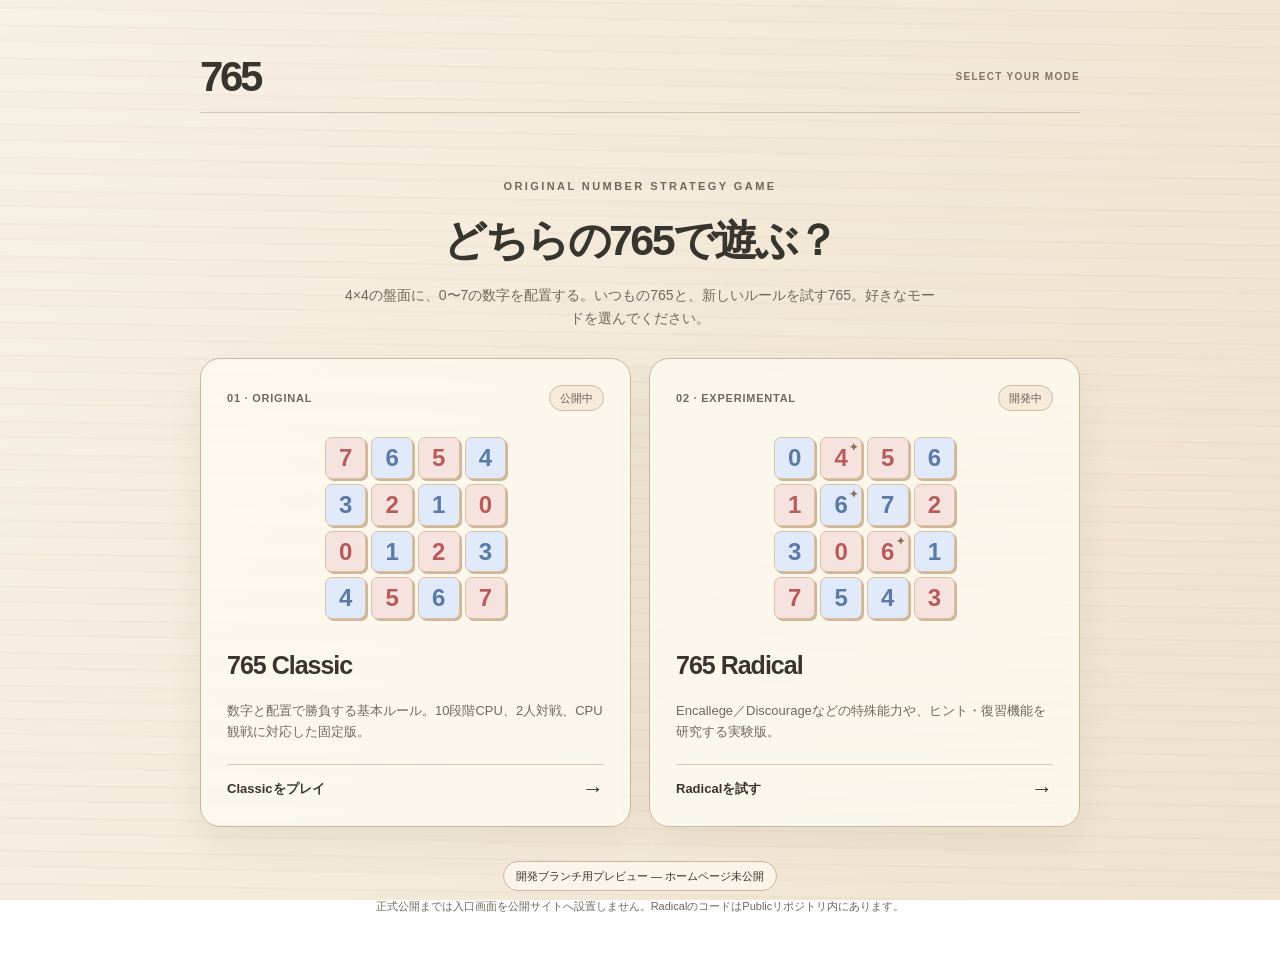
<file: 765Radical/mode-select.html>
<!doctype html>
<html lang="ja">
<head>
<meta charset="utf-8">
<meta name="viewport" content="width=device-width, initial-scale=1">
<meta name="theme-color" content="#efe5d5">
<meta name="robots" content="noindex,nofollow">
<meta name="description" content="ゲーム765のClassic/Radicalモード選択画面（開発ブランチ限定プレビュー）">
<title>765 — モードを選ぶ（開発用プレビュー）</title>
<style>
:root{color-scheme:light;--ink:#38352e;--sub:#71685c;--border:#c8bba8;--red:#b65d5b;--blue:#597ba6}
*{box-sizing:border-box}
html{min-height:100%}
body{
  margin:0;min-height:100vh;color:var(--ink);
  font-family:-apple-system,BlinkMacSystemFont,"Hiragino Kaku Gothic ProN","Yu Gothic",Meiryo,sans-serif;
  background:
    linear-gradient(110deg,rgba(248,243,234,.87),rgba(239,227,207,.89)),
    repeating-linear-gradient(1deg,#d8b895 0 2px,#edd7bc 3px 15px,#d2a986 16px 17px,#f3e3cc 18px 33px);
  background-attachment:fixed;line-height:1.65
}
main{max-width:960px;min-height:100vh;margin:auto;padding:clamp(28px,5vw,56px) clamp(16px,4vw,40px) 40px;display:flex;flex-direction:column}
header{display:flex;justify-content:space-between;align-items:center;gap:16px;border-bottom:1px solid rgba(103,83,56,.24);padding-bottom:14px}
.brand{font-size:clamp(30px,5vw,42px);font-weight:800;letter-spacing:-.08em;line-height:1}
.mark{font-size:10px;font-weight:700;letter-spacing:.13em;color:#847464}
.hero{text-align:center;padding:clamp(35px,6vw,64px) 0 28px}
.eyebrow{font-size:11px;letter-spacing:.22em;color:var(--sub);font-weight:700}
h1{margin:10px 0 8px;font-size:clamp(28px,4.8vw,43px);font-weight:750;letter-spacing:-.06em}
.lead{margin:0 auto;max-width:600px;font-size:14px;color:var(--sub)}
.options{display:grid;grid-template-columns:repeat(2,minmax(0,1fr));gap:18px;width:100%}
.choice{min-width:0;text-decoration:none;color:inherit;background:rgba(255,251,243,.78);
  border:1px solid #c7b8a2;border-radius:20px;padding:clamp(17px,3vw,26px);
  box-shadow:0 15px 35px rgba(105,77,47,.08);display:flex;flex-direction:column;gap:14px;
  transition:transform .16s,border-color .16s,box-shadow .16s}
.choice:hover{transform:translateY(-3px);border-color:#a99474;box-shadow:0 20px 40px rgba(105,77,47,.12)}
.choice:focus-visible{outline:3px solid #416bb2;outline-offset:4px}
.choice-top{display:flex;align-items:center;justify-content:space-between;gap:10px}
.category{font-size:11px;color:var(--sub);letter-spacing:.07em;font-weight:700}
.tag{border:1px solid #ccbba3;border-radius:99px;padding:3px 10px;font-size:11px;background:#f6ebda;color:#695d51}
.tile-preview{display:grid;grid-template-columns:repeat(4,1fr);gap:5px;max-width:230px;margin:12px auto;aspect-ratio:1}
.tile{background:#f7ead3;border:1px solid #dac3a0;border-radius:7px;display:grid;place-items:center;font-size:clamp(15px,2.5vw,24px);font-weight:750;box-shadow:2px 2px 0 #cfb69b;color:#806953}
.tile.red{color:var(--red);background:#f6e3e0}.tile.blue{color:var(--blue);background:#e1eafa}
.tile.has-power{position:relative}.tile.has-power::after{content:'✦';position:absolute;right:3px;top:0px;font-size:11px;color:#8b7250}
.choice h2{font-size:25px;letter-spacing:-.04em;margin:0}
.choice p{font-size:13px;color:var(--sub);margin:0;flex:1}
.enter{margin-top:7px;display:flex;align-items:center;justify-content:space-between;border-top:1px solid #d7c8b4;padding-top:13px;font-size:13px;font-weight:700}
.arrow{font-size:22px;line-height:1}
.foot{margin-top:auto;padding-top:34px;text-align:center}
.foot p{font-size:11px;color:var(--sub);margin:6px 0}
.warning{font-size:11px;display:inline-block;border:1px solid #d0b89b;padding:5px 12px;border-radius:99px;background:rgba(255,252,245,.65)}
@media(max-width:600px){.options{grid-template-columns:1fr;gap:14px}.hero{padding:25px 0 20px}.tile-preview{max-width:165px;margin:2px auto}.choice{gap:9px}.choice h2{font-size:22px}}
@media(prefers-reduced-motion:reduce){.choice{transition:none}}
</style>
</head>
<body>
<main>
  <header>
    <div class="brand" aria-label="765">765</div>
    <span class="mark">SELECT YOUR MODE</span>
  </header>
  <section class="hero" aria-labelledby="title">
    <div class="eyebrow">ORIGINAL NUMBER STRATEGY GAME</div>
    <h1 id="title">どちらの765で遊ぶ？</h1>
    <p class="lead">4×4の盤面に、0〜7の数字を配置する。いつもの765と、新しいルールを試す765。好きなモードを選んでください。</p>
  </section>
  <nav class="options" aria-label="765のゲームモード">
    <a class="choice" href="https://fujiharayoshiyasu.github.io/structure-play/apps/765/" aria-label="765 Classic、現在公開中の通常版で遊ぶ">
      <div class="choice-top"><span class="category">01 · ORIGINAL</span><span class="tag">公開中</span></div>
      <div class="tile-preview" aria-hidden="true">
        <div class="tile red">7</div><div class="tile blue">6</div><div class="tile red">5</div><div class="tile blue">4</div>
        <div class="tile blue">3</div><div class="tile red">2</div><div class="tile blue">1</div><div class="tile red">0</div>
        <div class="tile red">0</div><div class="tile blue">1</div><div class="tile red">2</div><div class="tile blue">3</div>
        <div class="tile blue">4</div><div class="tile red">5</div><div class="tile blue">6</div><div class="tile red">7</div>
      </div>
      <h2>765 Classic</h2>
      <p>数字と配置で勝負する基本ルール。10段階CPU、2人対戦、CPU観戦に対応した固定版。</p>
      <div class="enter"><span>Classicをプレイ</span><span class="arrow" aria-hidden="true">→</span></div>
    </a>
    <a class="choice" href="./index.html" aria-label="765 Radical、開発中の特殊能力版を試す">
      <div class="choice-top"><span class="category">02 · EXPERIMENTAL</span><span class="tag">開発中</span></div>
      <div class="tile-preview" aria-hidden="true">
        <div class="tile blue">0</div><div class="tile red has-power">4</div><div class="tile red">5</div><div class="tile blue">6</div>
        <div class="tile red">1</div><div class="tile blue has-power">6</div><div class="tile blue">7</div><div class="tile red">2</div>
        <div class="tile blue">3</div><div class="tile red">0</div><div class="tile red has-power">6</div><div class="tile blue">1</div>
        <div class="tile red">7</div><div class="tile blue">5</div><div class="tile blue">4</div><div class="tile red">3</div>
      </div>
      <h2>765 Radical</h2>
      <p>Encallege／Discourageなどの特殊能力や、ヒント・復習機能を研究する実験版。</p>
      <div class="enter"><span>Radicalを試す</span><span class="arrow" aria-hidden="true">→</span></div>
    </a>
  </nav>
  <footer class="foot">
    <span class="warning">開発ブランチ用プレビュー — ホームページ未公開</span>
    <p>正式公開までは入口画面を公開サイトへ設置しません。RadicalのコードはPublicリポジトリ内にあります。</p>
  </footer>
</main>
</body>
</html>
</file>
<file: assets/style.css>
:root{--ink:#283248;--navy:#2d3b57;--muted:#687086;--paper:#fffaf2;--line:#e8e5dd;--blue:#5579dc;--orange:#fb744e;--cream:#fff0bd;--font:system-ui,-apple-system,'Hiragino Kaku Gothic ProN','Yu Gothic','Meiryo',sans-serif}
*{box-sizing:border-box}html{scroll-behavior:smooth;scroll-padding-top:86px}body{margin:0;background:var(--paper);color:var(--ink);font-family:var(--font);-webkit-font-smoothing:antialiased;line-height:1.7}a{color:inherit;text-decoration:none}button{font:inherit}a:focus-visible,button:focus-visible{outline:3px solid var(--blue);outline-offset:5px}img{display:block;max-width:100%}.shell{width:min(1220px,calc(100% - 64px));margin-inline:auto}.skip-link{position:absolute;z-index:20;left:16px;top:-60px;background:var(--navy);color:white;padding:10px 15px}.skip-link:focus{top:12px}
.site-header{background:rgba(255,250,242,.95);border-bottom:1px solid rgba(45,59,87,.08);position:sticky;top:0;z-index:10;backdrop-filter:blur(12px)}.header-inner{display:flex;align-items:center;justify-content:space-between;min-height:88px;gap:20px}.brand{display:flex;align-items:center;gap:13px}.brand-mark{position:relative;display:block;background:var(--orange);width:43px;height:43px;border-radius:14px;transform:rotate(-8deg);flex:none}.mark-dot{position:absolute;left:9px;top:11px;width:11px;height:11px;background:#fff;border-radius:50%}.mark-line{position:absolute;left:11px;top:28px;width:23px;height:5px;background:#fff;border-radius:3px;transform:rotate(-18deg)}.mark-bubble{position:absolute;right:7px;top:10px;width:10px;height:10px;border:2px solid #fff;border-radius:3px}.brand-word{display:block;font-size:17px;line-height:1.12;font-weight:900;letter-spacing:.025em}.brand-amp{color:var(--orange);margin-inline:4px}.brand-sub{display:block;font-size:9px;font-weight:700;letter-spacing:.16em;margin-top:5px;color:var(--muted)}.top-nav{display:flex;align-items:center;gap:34px;font-size:12px;font-weight:800}.top-nav>a:not(.nav-pill):hover{color:var(--orange)}.nav-pill{padding:11px 22px;border-radius:50px;border:1.5px solid var(--navy)}.nav-pill:hover{background:var(--navy);color:white}
.hero{padding-block:93px 106px;display:grid;grid-template-columns:1fr 1.03fr;gap:55px;align-items:center}.hero-copy{position:relative;z-index:1}.eyebrow,.section-kicker{font-size:12px;letter-spacing:.16em;font-weight:900;color:var(--blue)}.eyebrow{display:flex;align-items:center;gap:10px}.pulse-dot{background:#fbb94d;border-radius:50%;height:10px;width:10px;box-shadow:0 0 0 5px #fbe7b8}h1,h2,h3,p{margin-top:0}h1{font-size:clamp(58px,6.3vw,96px);line-height:1.22;letter-spacing:-.065em;font-weight:900;margin:27px 0 24px}h1 em{color:var(--orange);font-style:normal}.period{color:var(--blue)}.hero-description{font-size:clamp(15px,1.3vw,18px);line-height:2.1;color:#515d73;font-weight:600;margin-bottom:30px}.hero-actions{display:flex;align-items:center;gap:25px;flex-wrap:wrap}.button{display:inline-flex;align-items:center;justify-content:space-between;gap:42px;border-radius:18px;padding:17px 25px;font-size:14px;font-weight:900;box-shadow:0 6px 0 rgba(43,51,77,.1);transition:transform .2s,box-shadow .2s}.button:hover{transform:translateY(-3px);box-shadow:0 9px 0 rgba(43,51,77,.08)}.button-primary{background:var(--navy);color:white}.button span{font-size:20px;line-height:1}.text-link{font-size:13px;font-weight:850;white-space:nowrap;border-bottom:1px solid currentColor}.text-link:hover{color:var(--orange)}.hero-metadata{display:flex;gap:22px;flex-wrap:wrap;font-size:12px;color:#6f798b;font-weight:650;margin-top:39px}.hero-metadata i{font-style:normal;background:#e4efe7;color:#348561;border-radius:50%;margin-right:6px;padding:0 4px}
.hero-graphic{height:520px;position:relative;isolation:isolate}.hero-backdrop{position:absolute;background:#fee6a7;border-radius:49% 51% 48% 52%;inset:26px 27px 29px 8px;transform:rotate(-10deg);z-index:-2}.hero-backdrop:after{content:'';position:absolute;inset:30px;border:2px dashed rgba(245,165,83,.52);border-radius:50%;transform:rotate(18deg)}.hero-panel{position:absolute;border:3px solid var(--navy);box-shadow:9px 11px 0 #2e3a55;overflow:hidden}.hero-panel-frame{top:5px;left:18px;width:251px;height:221px;transform:rotate(-9deg);background:#dbf2d8;border-radius:21px;padding:20px}.hero-panel-frame svg{margin-top:5px;width:100%}.mini-label{color:var(--navy);font-size:12px;letter-spacing:.07em;font-weight:900}.hero-panel-game{top:27px;right:0;width:218px;height:241px;transform:rotate(11deg);background:#e0eaff;border-radius:21px;padding:15px}.small-brand{font-size:32px;font-weight:1000;letter-spacing:-.05em;line-height:1}.small-brand span{float:right;background:var(--orange);color:white;border-radius:8px;padding:4px 7px;font-size:12px;letter-spacing:0;transform:rotate(8deg)}.number-preview{margin:10px auto;display:grid;grid-template-columns:repeat(4,1fr);gap:5px;max-width:155px}.number-preview b{aspect-ratio:1;display:grid;place-items:center;background:#fff8ec;border:2px solid var(--navy);border-radius:6px;color:var(--navy);font-size:15px;box-shadow:1px 2px 0 var(--navy)}.number-preview b:nth-child(3n){background:#f7a9ae}.number-preview b:nth-child(3n + 1){background:#a9c3ff}.hero-panel-birds{bottom:29px;left:58px;width:370px;height:206px;border-radius:22px;background:#fff8ed;transform:rotate(5deg);padding:21px}.hero-panel-birds svg{display:block;width:100%;height:130px}.orbit-badge{position:absolute;right:8px;bottom:65px;background:#f47e5c;color:white;border:2px solid var(--navy);border-radius:50%;height:117px;width:117px;display:grid;place-items:center;text-align:center;line-height:1.35;font-size:16px;font-weight:950;letter-spacing:.02em;transform:rotate(12deg);box-shadow:5px 6px 0 var(--navy)}.doodle{position:absolute;z-index:2}.doodle-star{font-size:48px;line-height:1;color:#f77e55}.d1{left:35px;bottom:5px;transform:rotate(-10deg)}.d2{right:40px;top:-23px;color:#537cda}.doodle-dot{height:20px;width:20px;border:6px solid #5080e5;border-radius:50%;left:12px;top:246px}
.apps-section{background:#fff;position:relative;padding:90px 0 99px;border-top:1px solid #f2eadc}.section-header{display:flex;justify-content:space-between;align-items:flex-end;margin:14px 0 28px}.section-header h2{font-size:clamp(31px,3.7vw,49px);line-height:1.3;letter-spacing:-.055em;margin:0 0 8px}.section-header p{font-size:14px;color:var(--muted);margin:0}.section-spark{color:var(--orange);font-size:25px;margin-left:11px;vertical-align:top}.app-count{display:flex;align-items:baseline;gap:8px;color:var(--navy)}.app-count strong{font-size:59px;line-height:1;letter-spacing:-.08em}.app-count span{font-weight:900;font-size:11px;letter-spacing:.15em}.filter-row{display:flex;flex-wrap:wrap;gap:9px;padding:0 0 28px}.filter-button{border:1.5px solid #e1e6e9;background:white;color:#637087;padding:8px 18px;border-radius:30px;font-size:13px;font-weight:800;cursor:pointer;transition:background .2s}.filter-button small{font-weight:800;font-size:10px;margin-left:5px;opacity:.7}.filter-button:hover,.filter-button.is-active{background:var(--navy);color:white;border-color:var(--navy)}.app-grid{display:grid;grid-template-columns:repeat(3,minmax(0,1fr));gap:22px}.app-card{border:1.5px solid #e5e8eb;border-radius:23px;overflow:hidden;display:flex;flex-direction:column;background:#fff;transition:transform .22s,box-shadow .22s}.app-card:hover{transform:translateY(-5px);box-shadow:0 16px 38px #2a355015}.app-card[hidden]{display:none}.card-media{height:230px;position:relative;display:grid;place-items:center;overflow:hidden}.media-moment{background:#fff1de}.media-seven{background:#e5ebff}.media-nqm{background:#ddefd9}.card-media img{width:100%;height:100%;object-fit:cover;transition:transform .35s}.app-card:hover .card-media img{transform:scale(1.045)}.media-index{position:absolute;top:18px;left:18px;background:#fffef7;padding:5px 12px;border:1px solid rgba(36,49,69,.2);border-radius:50px;font-size:11px;font-weight:900;letter-spacing:.05em}.card-content{display:flex;flex-direction:column;flex-grow:1;padding:24px 23px 25px}.card-tags{display:flex;flex-wrap:wrap;gap:6px;align-items:center;margin-bottom:17px}.category-tag,.status-tag{display:inline-block;padding:5px 9px;border-radius:6px;font-size:10px;line-height:1.5;font-weight:900}.tag-orange{background:#fff0e9;color:#bb5839}.tag-blue{background:#ebefff;color:#5375bd}.tag-green{background:#e7f4e5;color:#347d53}.status-tag{background:#f5f5f4;color:#878e97;border:1px solid #e9e9e8}.status-tag.is-ready{background:#eaf6ec;color:#328858;border-color:#cde8d4}.card-content h3{font-size:clamp(23px,2.2vw,32px);line-height:1.2;letter-spacing:-.035em;margin:0 0 4px;font-weight:950}.app-jp-title{font-size:13px;color:#66748d;font-weight:800;margin-bottom:20px}.card-description{font-size:13px;line-height:1.9;color:#647084;margin:0 0 27px;flex-grow:1}.card-link{display:flex;align-items:center;justify-content:space-between;border-top:1px solid #e8e9e9;padding-top:17px;color:#2b3b5c;font-size:13px;font-weight:900}.card-link>span{height:32px;width:32px;background:#eef2fa;display:grid;place-items:center;border-radius:50%;font-size:19px;transition:background .2s}.card-link:hover{color:#f0754f}.card-link:hover>span{background:#ffefe9}.list-note{font-size:11px;color:#9098a7;margin:25px 0 0;text-align:right}
.about-section{padding-block:110px 118px;display:grid;grid-template-columns:.79fr 1.21fr;gap:110px;align-items:center}.about-art{width:300px;height:300px;max-width:100%;position:relative;justify-self:center;display:grid;place-items:center}.about-big{width:220px;height:220px;background:#ffe7af;border:4px solid var(--navy);box-shadow:12px 12px 0 var(--navy);border-radius:50px;display:grid;place-items:center;color:var(--orange);font-size:150px;line-height:1;font-weight:900;transform:rotate(-11deg);z-index:1}.about-ring{position:absolute;inset:5px;border:3px dashed #edc77b;border-radius:50%;transform:rotate(15deg)}.about-small{position:absolute;display:grid;place-items:center;z-index:3;font-weight:900}.small-one{background:#8dc8ff;color:white;font-size:65px;line-height:1;width:85px;height:85px;border:3px solid var(--navy);border-radius:21px;right:-10px;top:10px;transform:rotate(13deg)}.small-two{color:var(--orange);font-size:66px;bottom:-22px;left:-25px}.about-copy h2{font-size:clamp(27px,3vw,39px);letter-spacing:-.04em;line-height:1.5;margin-bottom:25px}.about-copy>p:not(.section-kicker){font-size:14px;color:#647084;line-height:2.2;margin-bottom:12px}.about-chips{display:flex;flex-wrap:wrap;gap:9px;margin-top:25px}.about-chips span{border:1.5px solid #ccd8eb;color:#5c769f;font-size:9px;font-weight:900;letter-spacing:.07em;padding:7px 11px;border-radius:50px}
.footer-cta{background:#5c7bd2;color:#fff;overflow:hidden;position:relative}.footer-cta:after{position:absolute;content:'✳';color:#93aaf0;right:4%;top:-147px;font-size:390px;line-height:1;pointer-events:none}.footer-cta-inner{padding-block:63px;display:flex;justify-content:space-between;align-items:center;gap:20px;position:relative;z-index:1}.footer-cta-inner span{font-size:12px;font-weight:900;letter-spacing:.14em}.footer-cta h2{font-size:clamp(27px,3vw,43px);line-height:1.5;letter-spacing:-.03em;margin:14px 0 0}.button-white{background:#fff;color:var(--navy);flex:none}.site-footer{background:#293550;color:white;padding-block:32px 21px}.footer-inner,.footer-bottom{display:flex;justify-content:space-between;align-items:center;gap:24px}.footer-brand{font-weight:950;letter-spacing:.04em;font-size:16px}.footer-brand b{color:#f5835d}.footer-inner>span:nth-child(2){color:#c5cddc;font-size:12px}.footer-inner a{color:#dfe6f5;font-size:12px;font-weight:700}.footer-inner a:hover{color:#ffc7a9}.footer-bottom{border-top:1px solid #44506a;margin-top:27px;padding-top:20px;color:#b4bfd4}.footer-bottom small{font-size:10px}
@media(max-width:1080px){.hero{gap:15px}.hero-graphic{transform:scale(.89);transform-origin:center}.app-grid{gap:14px}.card-content{padding:21px 17px}.card-media{height:205px}.about-section{gap:40px}}
@media(max-width:800px){.header-inner{min-height:76px}.top-nav>a:not(.nav-pill){display:none}.hero{grid-template-columns:1fr;padding-block:55px 70px;gap:0}.hero-copy{text-align:center}.eyebrow,.hero-actions,.hero-metadata{justify-content:center}.hero h1{font-size:clamp(57px,10vw,82px);margin:21px 0}.hero-graphic{width:min(530px,100%);margin:45px auto 0;transform:none}.app-grid{grid-template-columns:repeat(2,minmax(0,1fr))}.card-media{height:220px}.about-section{grid-template-columns:1fr;gap:38px;text-align:center;padding-block:85px}.about-art{width:240px;height:240px}.about-big{width:185px;height:185px;font-size:130px}.about-chips{justify-content:center}.footer-cta-inner{padding-block:55px}}
@media(max-width:600px){.shell{width:calc(100% - 36px)}.header-inner{min-height:67px}.brand-mark{width:36px;height:36px;border-radius:12px}.brand-word{font-size:13px}.brand-sub{font-size:7px}.nav-pill{padding:9px 12px;font-size:11px}.hero{padding-top:46px}.eyebrow{font-size:9px;letter-spacing:.1em}.hero h1{font-size:clamp(53px,13vw,72px)}.hero-description{font-size:13px}.hero-actions{gap:14px}.button{padding:15px 17px;gap:24px;font-size:12px;border-radius:15px}.text-link{font-size:11px}.hero-metadata{margin-top:29px;font-size:10px}.hero-graphic{height:345px;max-width:370px;margin-top:29px}.hero-backdrop{inset:25px 18px 23px}.hero-panel{border-width:2px;box-shadow:5px 6px 0 var(--navy)}.hero-panel-frame{width:177px;height:158px;padding:12px;left:9px;top:7px}.hero-panel-game{width:143px;height:169px;padding:9px;right:3px;top:17px}.small-brand{font-size:22px}.small-brand span{font-size:8px}.number-preview{max-width:107px;gap:3px}.number-preview b{font-size:10px;border-width:1.4px;border-radius:4px}.hero-panel-birds{width:266px;height:147px;padding:13px;bottom:22px;left:35px}.hero-panel-birds svg{height:93px}.mini-label{font-size:9px}.orbit-badge{width:77px;height:77px;font-size:10px;box-shadow:3px 4px 0 var(--navy);right:7px;bottom:48px}.doodle-star{font-size:34px}.d1{left:3px}.d2{right:12px;top:-12px}.doodle-dot{top:172px}.apps-section{padding:62px 0 70px}.section-kicker{font-size:10px}.section-header{margin:9px 0 22px}.section-header h2{font-size:30px}.section-header p{font-size:12px}.app-count strong{font-size:43px}.filter-row{gap:6px;padding-bottom:22px}.filter-button{padding:7px 12px;font-size:11px}.app-grid{grid-template-columns:1fr;gap:20px}.card-media{height:235px}.card-content{padding:25px}.card-content h3{font-size:28px}.about-section{padding:66px 0 83px}.about-copy h2{font-size:27px}.about-copy>p:not(.section-kicker){font-size:12px}.footer-cta-inner{display:block;padding:48px 0}.footer-cta h2{margin:9px 0 23px}.footer-cta:after{font-size:230px;top:-70px;right:-50px}.footer-inner,.footer-bottom{align-items:flex-start;flex-direction:column;gap:10px}.footer-inner>span:nth-child(2){display:none}}
@media(prefers-reduced-motion:reduce){html{scroll-behavior:auto}*,*:before,*:after{animation-duration:.01ms!important;transition-duration:.01ms!important}}
</file>
<file: apps/program-simulation/css/style.css>
:root {
  --scale: 1;
  --bg: #eef1f6;
  --panel: #ffffff;
  --ink: #1b2232;
  --muted: #6a7386;
  --line: #d9dfea;
  --accent: #2459d6;
  --accent-ink: #ffffff;
  --cur: #fff2a8;
  --cur-edge: #e7b400;
  --next-edge: #9fb3d9;
  --write: #e8590c;
  --write-bg: #fff0e3;
  --read: #2459d6;
  --read-bg: #e7efff;
  --true: #12804a;
  --true-bg: #e3f6eb;
  --false: #c92a2a;
  --false-bg: #fdeaea;
  --code-bg: #eef1f6;
  --code-font: "BIZ UDGothic", "BIZ UDゴシック", Consolas, "MS Gothic", monospace;
  --ui-font: "BIZ UDPGothic", "BIZ UDPゴシック", "Hiragino Sans", "Yu Gothic UI", "Meiryo", sans-serif;
  font-size: calc(17px * var(--scale));
}

* { box-sizing: border-box; }

html, body { height: 100%; }

body {
  margin: 0;
  display: grid;
  grid-template-rows: auto 1fr auto;
  background: var(--bg);
  color: var(--ink);
  font-family: var(--ui-font);
  line-height: 1.5;
}

[hidden] { display: none !important; }

button, select, input { font: inherit; color: inherit; }

button {
  border: 1px solid var(--line);
  background: var(--panel);
  border-radius: 8px;
  padding: 0.35em 0.8em;
  cursor: pointer;
  white-space: nowrap;
}
button:hover:not(:disabled) { border-color: var(--accent); }
button:disabled { opacity: 0.4; cursor: default; }
button.primary { background: var(--accent); border-color: var(--accent); color: var(--accent-ink); font-weight: 700; }
button.big { font-size: 1.1rem; padding: 0.45em 1.1em; }
button.playing { background: var(--write-bg); border-color: var(--write); }

select { border: 1px solid var(--line); border-radius: 8px; padding: 0.35em 0.6em; background: var(--panel); }

code {
  font-family: var(--code-font);
  background: var(--code-bg);
  border-radius: 4px;
  padding: 0.05em 0.3em;
}

.group { display: inline-flex; gap: 0.3rem; }

/* ---------- 上の帯 ---------- */

.top {
  display: flex;
  align-items: center;
  justify-content: space-between;
  gap: 1rem;
  flex-wrap: wrap;
  padding: 0.6rem 1rem;
  background: var(--panel);
  border-bottom: 1px solid var(--line);
}
.top h1 { margin: 0; font-size: 1.2rem; }
.tools { display: flex; gap: 0.5rem; flex-wrap: wrap; align-items: center; }

/* ---------- 本体 ---------- */

.layout {
  display: grid;
  grid-template-columns: minmax(0, 1.1fr) minmax(0, 1fr);
  gap: 0.8rem;
  padding: 0.8rem 1rem;
  min-height: 0;
}

.panel {
  background: var(--panel);
  border: 1px solid var(--line);
  border-radius: 12px;
  min-height: 0;
}

.panel-head {
  display: flex;
  justify-content: space-between;
  align-items: center;
  padding: 0.45rem 0.9rem;
  border-bottom: 1px solid var(--line);
  color: var(--muted);
  font-size: 0.9rem;
}

.badge { font-size: 0.8rem; padding: 0.1em 0.6em; border-radius: 99px; background: var(--code-bg); }
.mode-run .badge { background: var(--cur); color: var(--ink); }

.code-panel { display: flex; flex-direction: column; overflow: hidden; }

/* 編集欄 */
.editor {
  flex: 1;
  display: grid;
  grid-template-columns: auto minmax(0, 1fr);
  grid-template-rows: minmax(0, 1fr);
  min-height: 0;
  font-family: var(--code-font);
  font-size: 1.2rem;
  line-height: 1.75;
}
.gutter {
  overflow: hidden;
  padding: 0.6rem 0.6rem 3rem 0.8rem;
  text-align: right;
  color: var(--muted);
  background: #f6f8fb;
  border-right: 1px solid var(--line);
  user-select: none;
  min-width: 3em;
}
.gutter .err { color: var(--false); font-weight: 700; background: var(--false-bg); }
.code-wrap { position: relative; overflow: hidden; min-height: 0; min-width: 0; }
.hl-layer,
.editor textarea {
  position: absolute;
  top: 0;
  left: 0;
  margin: 0;
  padding: 0.6rem 0.9rem;
  font: inherit;
  line-height: inherit;
  white-space: pre;
  tab-size: 2;
  letter-spacing: 0;
}
.hl-layer {
  pointer-events: none;
  color: var(--ink);
  will-change: transform;
}
.editor textarea {
  width: 100%;
  height: 100%;
  border: 0;
  outline: none;
  resize: none;
  overflow: auto;
  background: transparent;
  color: transparent;
  caret-color: var(--ink);
}
.editor textarea::selection { background: rgba(36, 89, 214, 0.22); color: transparent; }

/* 色分け（VS Code の明るいテーマに近い色） */
.hl-k { color: #a020c8; font-weight: 700; }
.hl-v { color: #0b3d91; }
.hl-a { color: #0a7f86; font-weight: 700; }
.hl-f { color: #8a5a00; }
.hl-n { color: #0f7d3e; }
.hl-s { color: #b4231c; }
.hl-c { color: #6f8f6f; font-style: italic; }
.hl-o { color: #555c6b; }
.hl-g { color: #b8c0cf; }
.legend { display: inline-flex; gap: 0.7em; flex-wrap: wrap; margin-right: 1.2em; font-family: var(--code-font); }

.edit-hint { padding: 0.4rem 0.9rem; font-size: 0.8rem; color: var(--muted); border-top: 1px solid var(--line); }

.parse-error {
  margin: 0;
  padding: 0.6rem 0.9rem;
  background: var(--false-bg);
  color: var(--false);
  border-top: 2px solid var(--false);
}
.err-src { font-family: var(--code-font); color: var(--ink); margin-top: 0.2rem; white-space: pre; overflow-x: auto; }

/* 実行中のコード表示 */
.viewer {
  flex: 1;
  overflow: auto;
  min-height: 0;
  font-family: var(--code-font);
  font-size: 1.2rem;
  line-height: 1.75;
  padding: 0.6rem 0;
}
.lines { position: relative; display: inline-block; min-width: 100%; }
.hl-bar {
  position: absolute;
  left: 0;
  right: 0;
  top: 0;
  background: var(--cur);
  border-left: 5px solid var(--cur-edge);
  transition: top 0.32s cubic-bezier(.3, .7, .3, 1), height 0.2s, opacity 0.2s;
  pointer-events: none;
}
.hl-bar.hidden { opacity: 0; }
.hl-bar.error { background: var(--false-bg); border-left-color: var(--false); }
.ln {
  position: relative;
  display: flex;
  align-items: baseline;
  padding-right: 1rem;
  cursor: pointer;
  white-space: pre;
}
.ln:hover .no { color: var(--accent); }
.ln .no {
  flex: none;
  width: 3.4em;
  padding-right: 0.9em;
  text-align: right;
  color: var(--muted);
  user-select: none;
}
.ln.cur .no, .ln.error .no { color: var(--ink); font-weight: 700; }
.ln.cur .no::before { content: "▶ "; color: var(--cur-edge); }
.ln.error .no::before { content: "✖ "; color: var(--false); }
.ln.next .no::before { content: "▷ "; color: var(--next-edge); }
.ln.next .tx { text-decoration: underline dashed var(--next-edge); text-underline-offset: 0.3em; }
.ln .tx { flex: none; }
.note {
  margin-left: 1.2em;
  font-size: 0.85em;
  font-weight: 700;
  border-radius: 6px;
  padding: 0 0.5em;
  opacity: 0;
}
.note:empty { display: none; }
.note.show { animation: note-in 0.35s 0.15s forwards; }
.note.kind-do { color: var(--write); background: var(--write-bg); }
.note.kind-out { color: var(--accent); background: var(--read-bg); }
.note.kind-true { color: var(--true); background: var(--true-bg); }
.note.kind-false { color: var(--false); background: var(--false-bg); }
@keyframes note-in { from { opacity: 0; transform: translateX(-0.6em); } to { opacity: 1; transform: none; } }

/* ---------- 右側 ---------- */

.side {
  display: grid;
  grid-template-rows: auto minmax(0, 1fr) minmax(5.5rem, auto);
  gap: 0.8rem;
  min-height: 0;
}

.explain {
  padding: 0.75rem 1rem;
  border-left: 7px solid var(--accent);
  min-height: 7.5rem;
}
.explain.kind-idle { border-left-color: var(--line); color: var(--muted); }
.explain.kind-true { border-left-color: var(--true); }
.explain.kind-false { border-left-color: var(--false); }
.explain.kind-do { border-left-color: var(--write); }
.explain.kind-error { border-left-color: var(--false); background: var(--false-bg); }
.explain.kind-end { border-left-color: var(--muted); }
.explain.anim { animation: fade-in 0.3s; }
@keyframes fade-in { from { opacity: 0.25; transform: translateY(3px); } to { opacity: 1; transform: none; } }
.ex-head { display: flex; gap: 0.4rem; margin-bottom: 0.3rem; }
.chip { font-size: 0.8rem; padding: 0.05em 0.6em; border-radius: 99px; background: var(--code-bg); color: var(--muted); }
.chip.line { background: var(--cur); color: var(--ink); font-weight: 700; }
.ex-title { font-size: 1.25rem; font-weight: 700; }
.ex-details { margin: 0.4rem 0 0; padding-left: 1.2em; font-size: 1.08rem; }
.ex-details li { margin: 0.15rem 0; }
.val { font-family: var(--code-font); color: var(--write); }
.tf { padding: 0 0.45em; border-radius: 5px; }
.tf.t { color: var(--true); background: var(--true-bg); }
.tf.f { color: var(--false); background: var(--false-bg); }

.state-panel { display: flex; flex-direction: column; overflow: hidden; }
.tabs { display: flex; gap: 0.2rem; padding: 0.4rem 0.6rem 0; border-bottom: 1px solid var(--line); }
.tab {
  border: 0;
  border-bottom: 3px solid transparent;
  border-radius: 0;
  background: none;
  color: var(--muted);
  padding: 0.3em 0.8em;
}
.tab.active { color: var(--ink); border-bottom-color: var(--accent); font-weight: 700; }
.tab-body { flex: 1; overflow: auto; padding: 0.8rem 0.9rem; min-height: 0; }

.empty { color: var(--muted); margin: 0; font-size: 0.95rem; }

/* 変数 */
.vars-grid { display: flex; flex-wrap: wrap; gap: 0.6rem; }
.var {
  min-width: 5.5rem;
  padding: 0.3rem 0.75rem 0.4rem;
  border: 2px solid var(--line);
  border-radius: 10px;
  background: var(--panel);
  transition: border-color 0.2s, background 0.2s;
}
.vname, .vname-l { font-family: var(--code-font); color: var(--muted); font-size: 0.9rem; }
.vbox { font-family: var(--code-font); font-size: 1.55rem; font-weight: 700; line-height: 1.3; white-space: pre; }
.vdiff { font-family: var(--code-font); font-size: 0.85rem; color: var(--write); font-weight: 700; }
.var.changed { border-color: var(--write); background: var(--write-bg); animation: pop 0.55s; }
.var.read { border-color: var(--read); background: var(--read-bg); }
@keyframes pop { 0% { transform: scale(1); } 35% { transform: scale(1.12); } 100% { transform: scale(1); } }

/* 配列 */
.arr { margin-top: 1rem; }
.arr.changed .cells, .arr.changed .grid { animation: pop 0.55s; }
.aname { display: flex; align-items: baseline; gap: 0.6rem; margin-bottom: 0.2rem; }
.aname .vname-l { font-size: 1.05rem; color: var(--ink); font-weight: 700; }
.aname small { color: var(--muted); font-size: 0.8rem; }
.arr.changed .vname-l { color: var(--write); }
.arr.read .vname-l { color: var(--read); }
.cells { display: flex; overflow-x: auto; padding-bottom: 0.2rem; }
.acol { display: flex; flex-direction: column; align-items: stretch; min-width: 3.1rem; }
.aidx { text-align: center; font-size: 0.8rem; color: var(--muted); font-family: var(--code-font); }
.cell {
  display: grid;
  place-items: center;
  height: 2.6rem;
  padding: 0 0.4rem;
  margin-left: -2px;
  border: 2px solid #9aa4b8;
  background: var(--panel);
  font-family: var(--code-font);
  font-size: 1.3rem;
  font-weight: 700;
  white-space: pre;
  position: relative;
}
.acol:first-child .cell { margin-left: 0; }
.cell.w { background: var(--write-bg); border-color: var(--write); z-index: 2; animation: pop 0.55s; }
.cell.r { background: var(--read-bg); border-color: var(--read); z-index: 1; }
.acol.ghost .cell { border-style: dashed; background: none; border-color: var(--line); }
.acol.ghost .aidx { opacity: 0.5; }
.ptrs { display: flex; flex-direction: column; align-items: center; min-height: 1.4rem; }
.ptr {
  font-family: var(--code-font);
  font-size: 0.85rem;
  color: var(--muted);
  white-space: nowrap;
  line-height: 1.3;
}
.ptr.on { color: var(--accent); font-weight: 700; }

.grid { border-collapse: collapse; }
.grid th { font-size: 0.8rem; color: var(--muted); font-weight: 400; padding: 0 0.4rem; font-family: var(--code-font); }
.grid td.cell { display: table-cell; text-align: center; min-width: 3rem; height: 2.4rem; margin: 0; }

/* トレース表 */
#tab-trace { padding-top: 0; }
.trace { border-collapse: collapse; font-family: var(--code-font); font-size: 0.95rem; }
.trace th, .trace td { border: 1px solid var(--line); padding: 0.2rem 0.6rem; text-align: center; white-space: nowrap; }
.trace thead th { position: sticky; top: 0; background: #f6f8fb; z-index: 1; }
.trace tbody tr { cursor: pointer; }
.trace tbody tr:hover { background: #f6f8fb; }
.trace td.same { color: #a3abbb; }
.trace td.chg { color: var(--write); font-weight: 700; }
.trace tr.cur td { background: var(--cur); }
.trace tr.error td { color: var(--false); }

/* 出力 */
.output-panel { display: flex; flex-direction: column; overflow: hidden; max-height: 30vh; }
.output {
  flex: 1;
  overflow: auto;
  padding: 0.5rem 0.9rem;
  font-family: var(--code-font);
  font-size: 1.15rem;
  background: #1f2633;
  color: #e9edf5;
  border-radius: 0 0 12px 12px;
  white-space: pre;
}
.output .empty { color: #8f99ad; font-family: var(--ui-font); white-space: normal; }
.oline.new { color: #ffd84d; animation: fade-in 0.4s; }

/* ---------- 下の操作 ---------- */

.controls {
  background: var(--panel);
  border-top: 1px solid var(--line);
  padding: 0.6rem 1rem;
}
.ctrl-row { display: flex; align-items: center; gap: 0.8rem; flex-wrap: wrap; justify-content: center; }
.scrub { flex: 1 1 12rem; min-width: 8rem; accent-color: var(--accent); }
.counter { font-family: var(--code-font); min-width: 9em; text-align: center; }
.speed { display: inline-flex; align-items: center; gap: 0.4rem; color: var(--muted); font-size: 0.9rem; }
.speed input { width: 7rem; accent-color: var(--accent); }

/* ---------- 書き方 ---------- */

.help {
  max-width: min(52rem, calc(100vw - 2rem));
  max-height: calc(100vh - 3rem);
  border: 1px solid var(--line);
  border-radius: 14px;
  padding: 1.2rem 1.5rem;
  color: var(--ink);
}
.help::backdrop { background: rgba(20, 26, 40, 0.45); }
.help h2 { margin-top: 0; font-size: 1.25rem; }
.help h3 { font-size: 1.05rem; margin: 1rem 0 0.3rem; }
.help table { border-collapse: collapse; width: 100%; }
.help th { text-align: left; white-space: nowrap; padding: 0.3rem 1rem 0.3rem 0; color: var(--muted); font-weight: 400; vertical-align: top; }
.help td { padding: 0.3rem 0; }
.help td code { display: inline-block; margin: 0.1rem 0; }
.help pre { font-family: var(--code-font); background: var(--code-bg); padding: 0.6rem 0.9rem; border-radius: 8px; overflow-x: auto; margin: 0; }
.help-close { float: right; }

.toast {
  position: fixed;
  left: 50%;
  bottom: 5.5rem;
  transform: translateX(-50%);
  background: #1f2633;
  color: #fff;
  padding: 0.6rem 1.2rem;
  border-radius: 10px;
  z-index: 10;
}

/* ---------- 狭い画面 ---------- */

@media (max-width: 900px) {
  body { height: auto; min-height: 100%; }
  .layout { grid-template-columns: minmax(0, 1fr); padding: 0.8rem 16px; }
  .code-panel { height: 55vh; }
  .side { grid-template-rows: auto auto auto; }
  .state-panel { max-height: 60vh; }
  .controls { position: sticky; bottom: 0; }
}

/* 編集欄では太さを変えない（文字の幅が変わるとカーソルの位置がずれる） */
.hl-layer span { font-weight: 400; font-style: normal; }

/* STRUCTURE & PLAY integration */
.app-heading { display: flex; flex-direction: column; gap: .15rem; min-width: 0; }
.home-link { font-size: .82rem; font-weight: 700; color: var(--accent); text-decoration: none; }
.source-link { font-size: .65rem; color: var(--muted); text-decoration: none; }
.home-link:hover, .source-link:hover { text-decoration: underline; }
</file>
